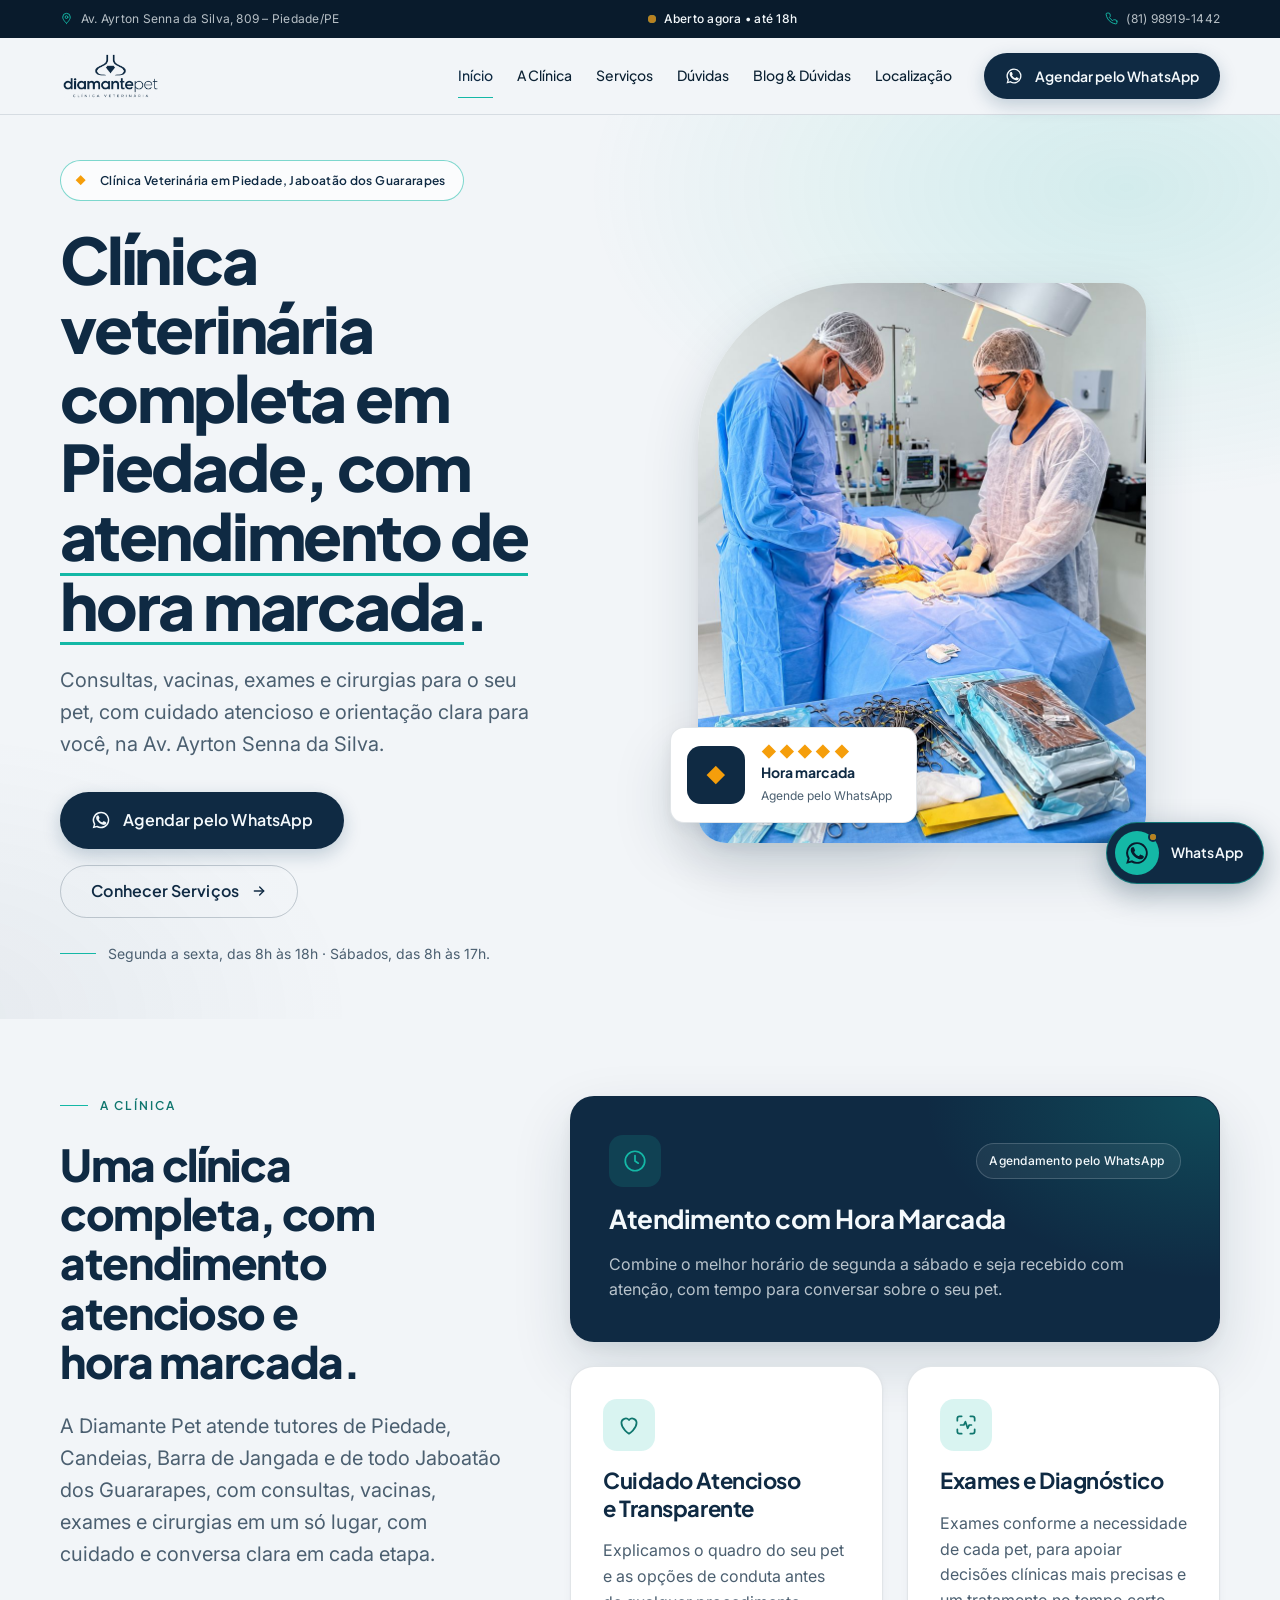
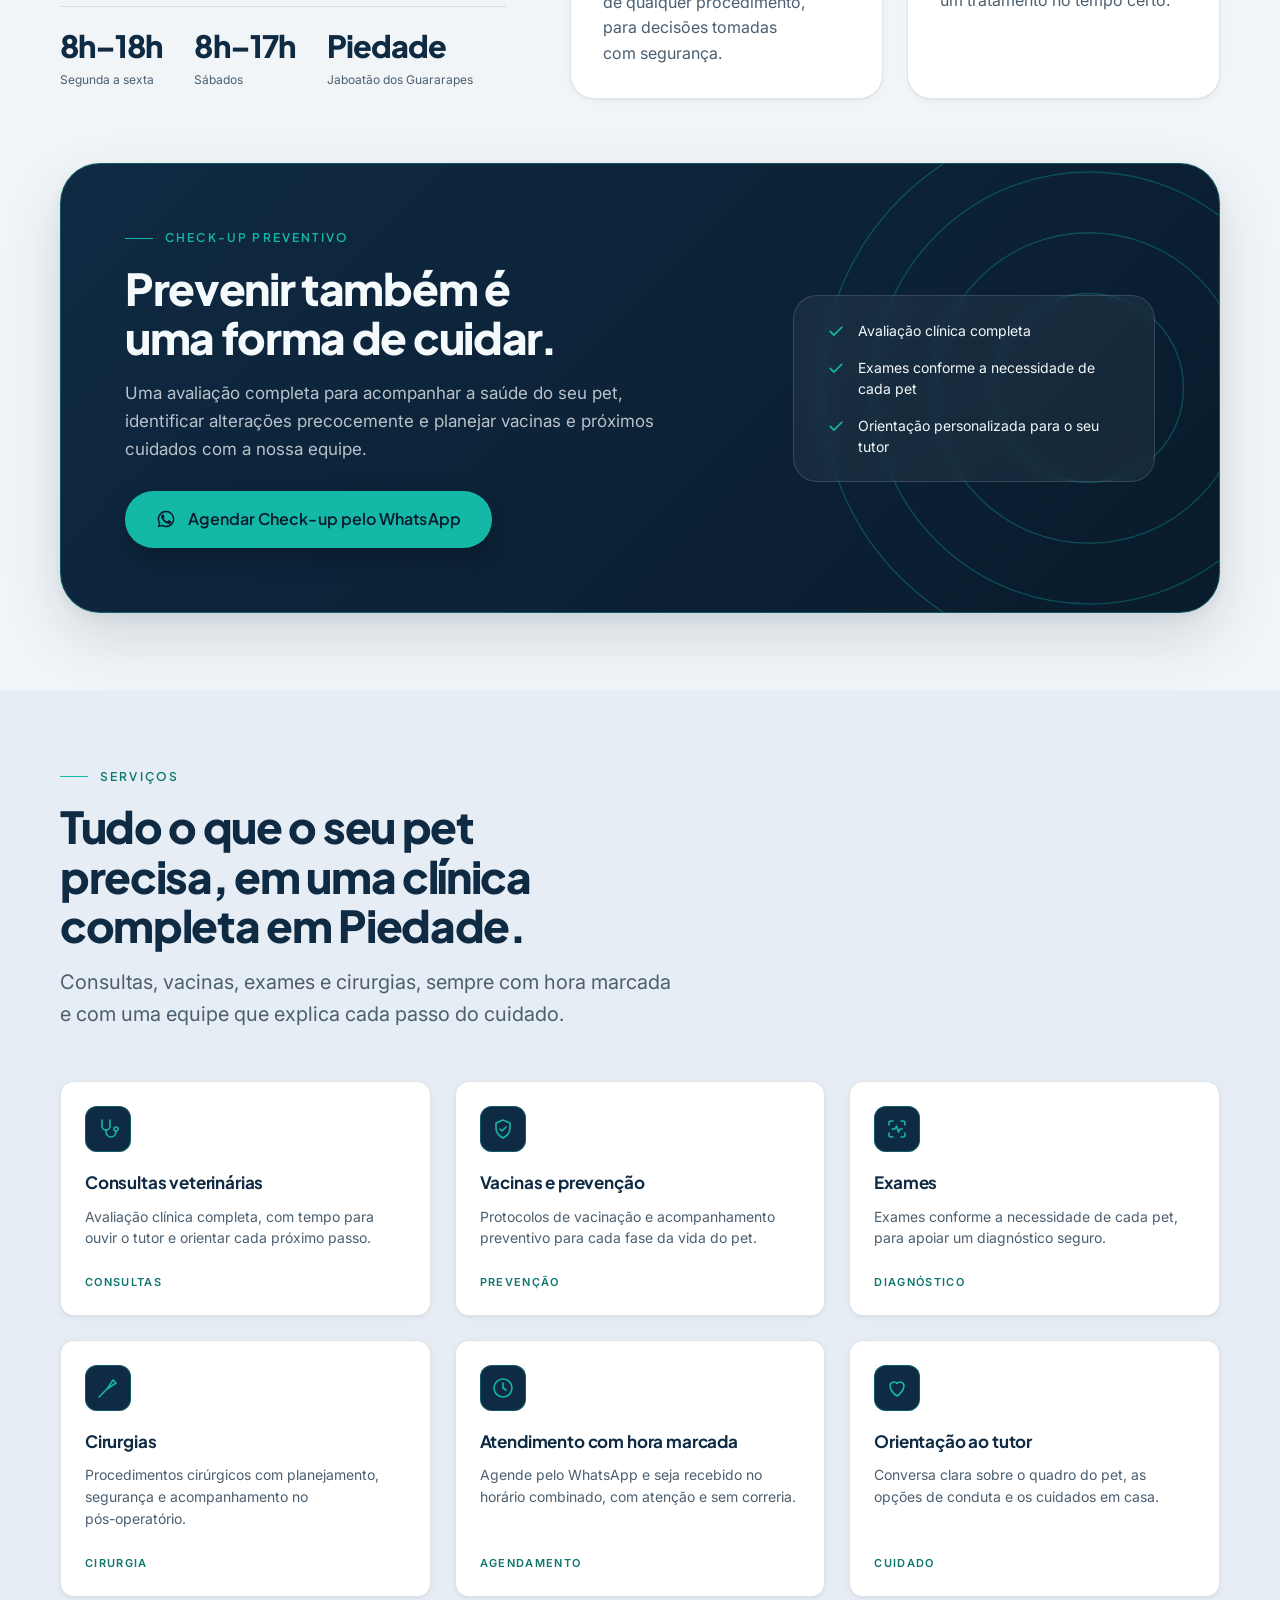
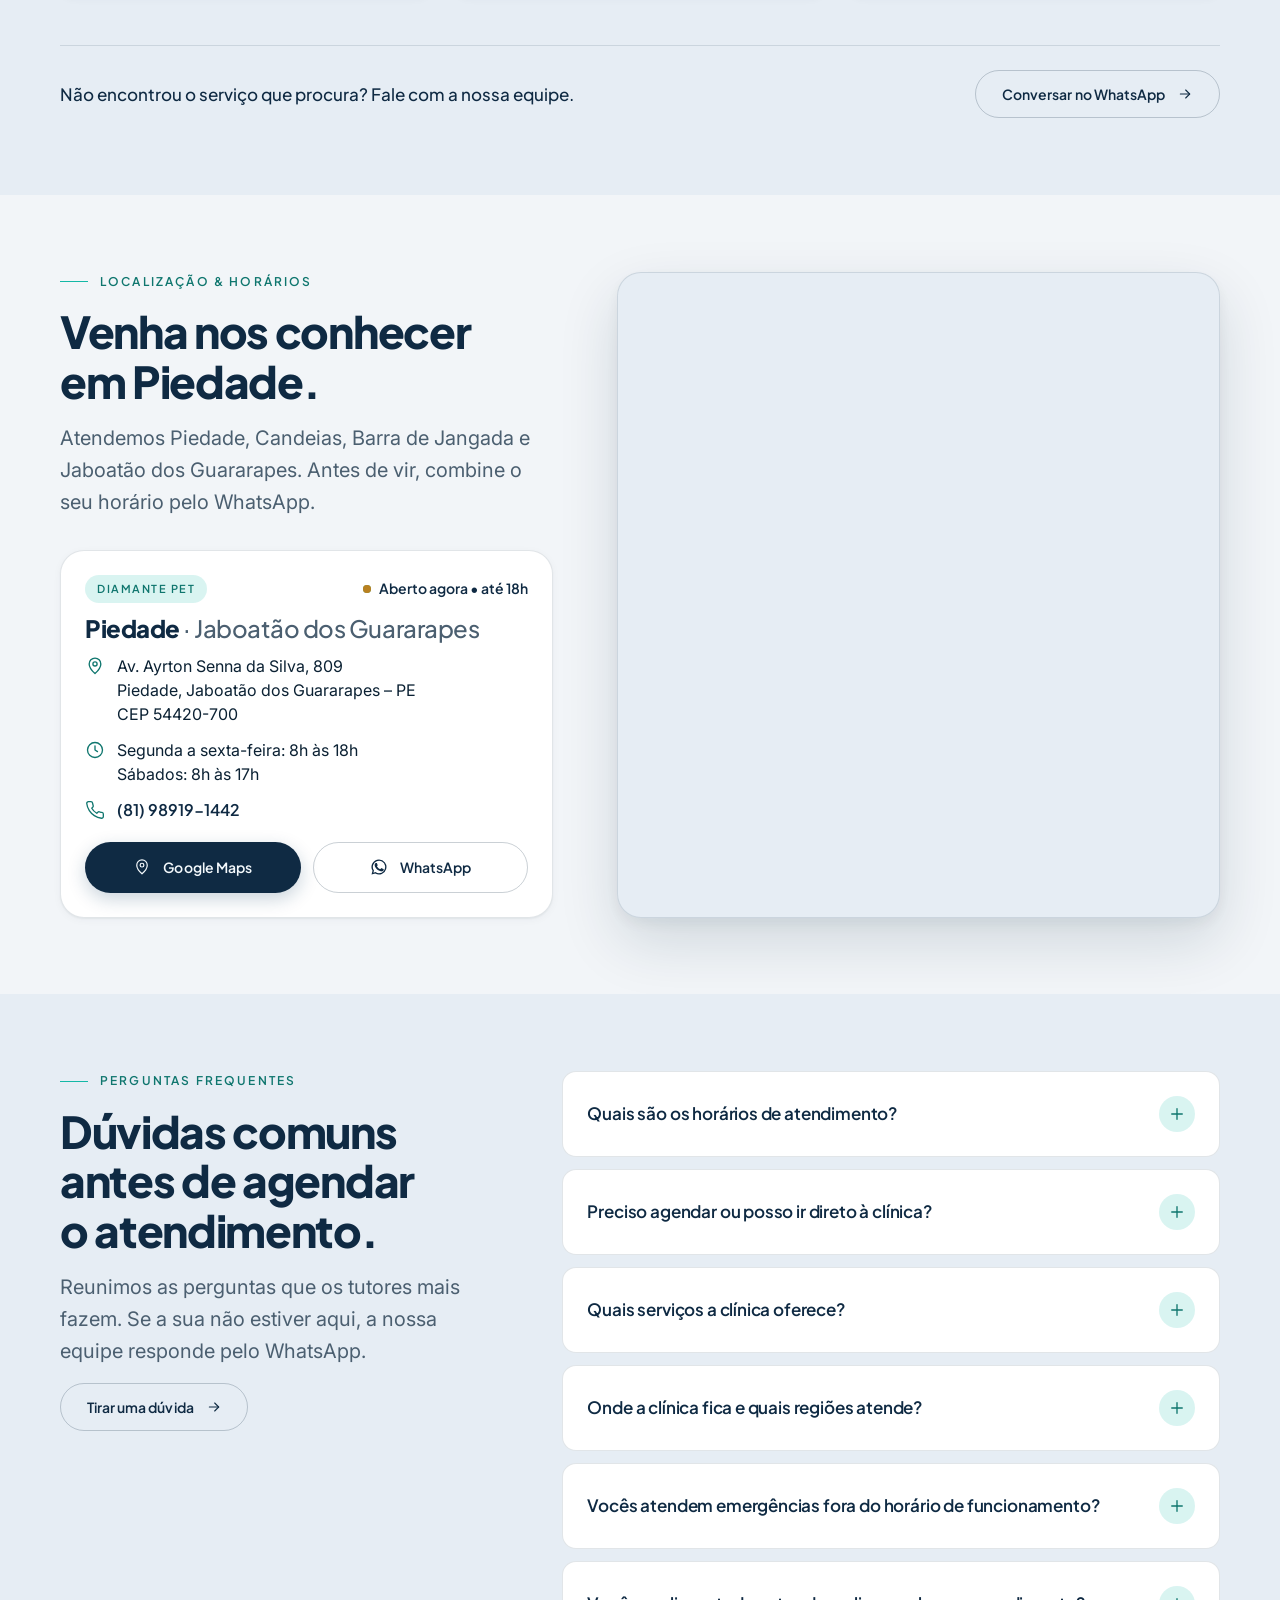
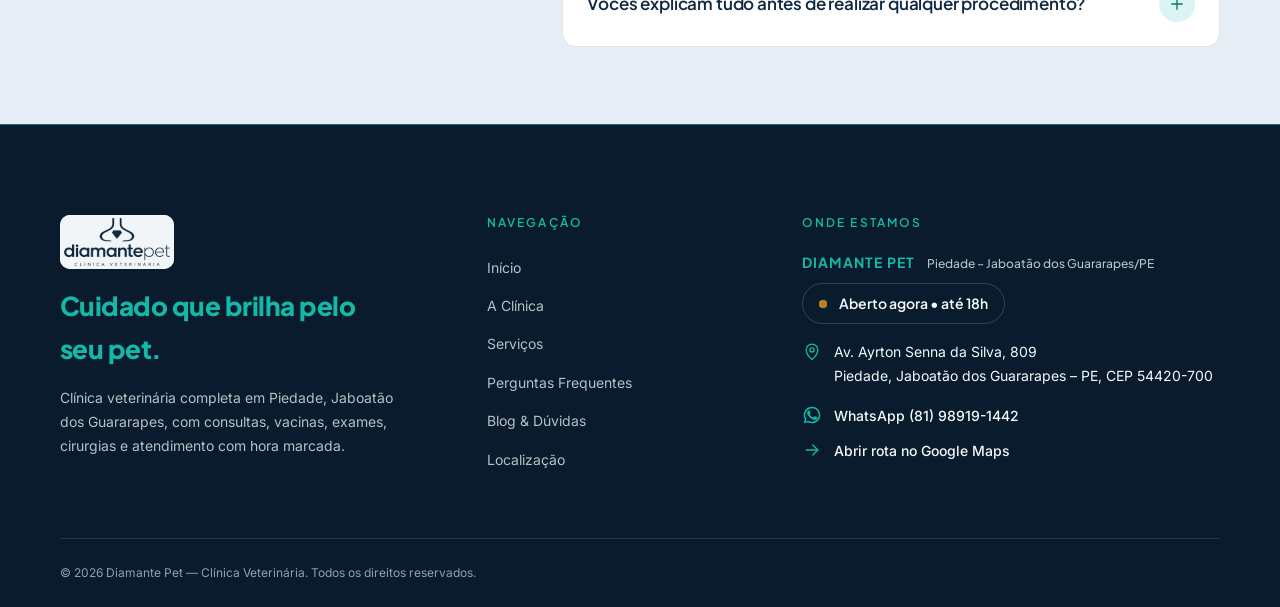
<file: index.html>
<!DOCTYPE html>
<html lang="pt-BR">
<head>
  <meta charset="utf-8">
  <meta name="viewport" content="width=device-width, initial-scale=1">

  <title>Diamante Pet — Clínica Veterinária em Piedade, Jaboatão dos Guararapes</title>
  <meta name="description" content="Clínica veterinária completa em Piedade, Jaboatão dos Guararapes - PE: consultas, vacinas, exames e cirurgias com hora marcada. Av. Ayrton Senna da Silva, 809. Segunda a sexta, 8h às 18h, e sábados, 8h às 17h.">
  <meta name="theme-color" content="#0F2A43">

  <!-- Favicon -->
  <link rel="icon" type="image/png" href="[data-uri]">

  <!-- Open Graph -->
  <meta property="og:type" content="website">
  <meta property="og:locale" content="pt_BR">
  <meta property="og:site_name" content="Diamante Pet — Clínica Veterinária">
  <meta property="og:title" content="Diamante Pet — Clínica Veterinária em Piedade, Jaboatão dos Guararapes">
  <meta property="og:description" content="Consultas, vacinas, exames e cirurgias com hora marcada, em Piedade, Jaboatão dos Guararapes - PE.">

  <!-- Fontes -->
  <link rel="preconnect" href="https://fonts.googleapis.com">
  <link rel="preconnect" href="https://fonts.gstatic.com" crossorigin>
  <link href="https://fonts.googleapis.com/css2?family=Inter:wght@400;500;600&family=Plus+Jakarta+Sans:wght@500;600;700;800&display=swap" rel="stylesheet">

  <!-- Estilos -->
  <link rel="stylesheet" href="style.css">
  <style>
    /* sem contornos na logo e na foto */
    .brand .brand__logo, .brand:hover .brand__logo { box-shadow: none; border: 0; }
    .hero__frame { background: transparent; }
  </style>

  <!-- Dados estruturados (SEO local e leitura por IAs) -->
  <script type="application/ld+json">
{
  "@context": "https://schema.org",
  "@graph": [
    {
      "@type": "VeterinaryCare",
      "@id": "#clinica",
      "name": "Diamante Pet — Clínica Veterinária",
      "alternateName": "Diamante Pet",
      "description": "Clínica veterinária completa em Piedade, Jaboatão dos Guararapes - PE, com consultas, vacinas, exames, cirurgias e atendimento com hora marcada. Atende Piedade, Candeias, Barra de Jangada e Jaboatão dos Guararapes.",
      "telephone": "+5581989191442",
      "address": {
        "@type": "PostalAddress",
        "streetAddress": "Av. Ayrton Senna da Silva, 809",
        "addressLocality": "Jaboatão dos Guararapes",
        "addressRegion": "PE",
        "postalCode": "54420-700",
        "addressCountry": "BR"
      },
      "hasMap": "https://www.google.com/maps/search/?api=1&query=Av.+Ayrton+Senna+da+Silva%2C+809%2C+Piedade%2C+Jaboat%C3%A3o+dos+Guararapes+-+PE%2C+54420-700",
      "areaServed": [
        {
          "@type": "Place",
          "name": "Piedade"
        },
        {
          "@type": "Place",
          "name": "Candeias"
        },
        {
          "@type": "Place",
          "name": "Barra de Jangada"
        },
        {
          "@type": "City",
          "name": "Jaboatão dos Guararapes"
        }
      ],
      "openingHoursSpecification": [
        {
          "@type": "OpeningHoursSpecification",
          "dayOfWeek": [
            "Monday",
            "Tuesday",
            "Wednesday",
            "Thursday",
            "Friday"
          ],
          "opens": "08:00",
          "closes": "18:00"
        },
        {
          "@type": "OpeningHoursSpecification",
          "dayOfWeek": "Saturday",
          "opens": "08:00",
          "closes": "17:00"
        }
      ],
      "contactPoint": {
        "@type": "ContactPoint",
        "telephone": "+5581989191442",
        "contactType": "customer service",
        "availableLanguage": "pt-BR",
        "areaServed": "BR-PE"
      },
      "knowsAbout": [
        "Consultas veterinárias",
        "Vacinação de pets",
        "Exames veterinários",
        "Cirurgias veterinárias",
        "Check-up preventivo"
      ]
    },
    {
      "@type": "WebSite",
      "@id": "#website",
      "name": "Diamante Pet — Clínica Veterinária",
      "inLanguage": "pt-BR",
      "publisher": {
        "@id": "#clinica"
      }
    },
    {
      "@type": "FAQPage",
      "@id": "#faq",
      "inLanguage": "pt-BR",
      "isPartOf": {
        "@id": "#website"
      },
      "about": {
        "@id": "#clinica"
      },
      "mainEntity": [
        {
          "@type": "Question",
          "name": "Quais são os horários de atendimento?",
          "acceptedAnswer": {
            "@type": "Answer",
            "text": "A Diamante Pet atende de segunda a sexta-feira, das 8h às 18h, e aos sábados, das 8h às 17h. O atendimento é feito com hora marcada, e o agendamento pode ser combinado pelo WhatsApp (81) 98919-1442."
          }
        },
        {
          "@type": "Question",
          "name": "Preciso agendar ou posso ir direto à clínica?",
          "acceptedAnswer": {
            "@type": "Answer",
            "text": "Nosso atendimento é com hora marcada. Chame a equipe pelo WhatsApp, informe o que o seu pet apresenta e combine o melhor horário dentro do nosso expediente."
          }
        },
        {
          "@type": "Question",
          "name": "Quais serviços a clínica oferece?",
          "acceptedAnswer": {
            "@type": "Answer",
            "text": "A Diamante Pet é uma clínica veterinária completa em Piedade, com consultas, vacinas e prevenção, exames e cirurgias. Se você precisa de algo específico, fale com a nossa equipe pelo WhatsApp."
          }
        },
        {
          "@type": "Question",
          "name": "Onde a clínica fica e quais regiões atende?",
          "acceptedAnswer": {
            "@type": "Answer",
            "text": "Estamos na Av. Ayrton Senna da Silva, 809, em Piedade, Jaboatão dos Guararapes - PE, CEP 54420-700. Atendemos tutores de Piedade, Candeias, Barra de Jangada e de todo o município de Jaboatão dos Guararapes."
          }
        },
        {
          "@type": "Question",
          "name": "Vocês atendem emergências fora do horário de funcionamento?",
          "acceptedAnswer": {
            "@type": "Answer",
            "text": "Nosso expediente é de segunda a sexta, das 8h às 18h, e aos sábados, das 8h às 17h. Se o seu pet apresentar um quadro grave fora desse período, procure um serviço veterinário de urgência o mais rápido possível. Durante o expediente, chame a equipe pelo WhatsApp para orientação."
          }
        },
        {
          "@type": "Question",
          "name": "Vocês explicam tudo antes de realizar qualquer procedimento?",
          "acceptedAnswer": {
            "@type": "Answer",
            "text": "Sim. Antes de qualquer procedimento, a equipe conversa com você sobre o quadro do seu pet, as opções de conduta e os cuidados necessários. Você pode tirar todas as dúvidas a qualquer momento."
          }
        }
      ]
    }
  ]
}
  </script>
</head>

<body>
  <a class="skip-link" href="#conteudo">Ir para o conteúdo principal</a>

  <!-- =====================================================================
       HEADER
       ===================================================================== -->
  <header class="site-header">

    <!-- Topbar -->
    <div class="topbar">
      <div class="container topbar__inner">
        <span class="topbar__item topbar__address">
          <svg width="13" height="13" viewBox="0 0 24 24" fill="none" stroke="currentColor" stroke-width="1.8" stroke-linecap="round" stroke-linejoin="round" aria-hidden="true">
            <path d="M12 21s7-6.2 7-11.5A7 7 0 0 0 5 9.5C5 14.8 12 21 12 21z"></path>
            <circle cx="12" cy="9.5" r="2.5"></circle>
          </svg>
          Av. Ayrton Senna da Silva, 809 – Piedade/PE
        </span>

        <span class="topbar__item topbar__status" role="status" data-open-status>
          <span class="pulse" aria-hidden="true"></span>
          <span class="js-status-text">Seg–Sex 8h–18h • Sáb 8h–17h</span>
        </span>

        <a class="topbar__item topbar__phone" href="tel:+5581989191442" aria-label="Ligar para (81) 98919-1442">
          <svg width="13" height="13" viewBox="0 0 24 24" fill="none" stroke="currentColor" stroke-width="1.8" stroke-linecap="round" stroke-linejoin="round" aria-hidden="true">
            <path d="M22 16.9v3a2 2 0 0 1-2.2 2 19.8 19.8 0 0 1-8.6-3.1 19.5 19.5 0 0 1-6-6A19.8 19.8 0 0 1 2.1 4.2 2 2 0 0 1 4.1 2h3a2 2 0 0 1 2 1.7c.1 1 .4 1.9.7 2.8a2 2 0 0 1-.5 2.1L8.1 9.9a16 16 0 0 0 6 6l1.3-1.3a2 2 0 0 1 2.1-.4c.9.3 1.8.6 2.8.7a2 2 0 0 1 1.7 2z"></path>
          </svg>
          <span class="topbar__phone-label">(81) 98919-1442</span>
        </a>
      </div>
    </div>

    <!-- Navegação principal -->
    <div class="nav-bar">
      <div class="container nav-bar__inner">

        <a class="brand" href="index.html" aria-label="Diamante Pet — Clínica Veterinária: página inicial">
          <span class="brand__logo">
            <img src="[data-uri]" alt="Logo Diamante Pet Clínica Veterinária" width="342" height="162">
          </span>
        </a>

        <nav class="nav" id="site-nav" aria-label="Navegação principal">
          <ul class="nav__list">
            <li><a class="nav__link" href="index.html" aria-current="page">Início</a></li>
            <li><a class="nav__link" href="#clinica">A Clínica</a></li>
            <li><a class="nav__link" href="#servicos">Serviços</a></li>
            <li><a class="nav__link" href="#faq">Dúvidas</a></li>
            <li><a class="nav__link" href="blog.html">Blog &amp; Dúvidas</a></li>
            <li><a class="nav__link" href="#localizacao">Localização</a></li>
          </ul>

          <a class="btn btn--primary nav__cta"
             href="https://wa.me/5581989191442?text=Ol%C3%A1%2C%20gostaria%20de%20agendar%20um%20atendimento%20para%20o%20meu%20pet."
             target="_blank" rel="noopener"
             aria-label="Agendar pelo WhatsApp">
            <svg width="18" height="18" viewBox="0 0 24 24" fill="currentColor" aria-hidden="true"><path d="M17.5 14.4c-.3-.1-1.7-.8-2-.9-.3-.1-.5-.1-.7.1-.2.3-.8.9-.9 1.1-.2.2-.3.2-.6.1-.3-.1-1.2-.4-2.3-1.4-.8-.8-1.4-1.7-1.6-2-.2-.3 0-.4.1-.6l.4-.5c.1-.2.2-.3.3-.5.1-.2 0-.4 0-.5-.1-.1-.7-1.6-.9-2.2-.2-.6-.5-.5-.7-.5h-.6c-.2 0-.5.1-.8.4-.3.3-1 1-1 2.5s1.1 2.9 1.2 3.1c.1.2 2.1 3.2 5.1 4.5.7.3 1.3.5 1.7.6.7.2 1.4.2 1.9.1.6-.1 1.7-.7 2-1.4.2-.7.2-1.3.2-1.4-.1-.1-.3-.2-.6-.3z"></path><path d="M12 2a10 10 0 0 0-8.6 15.1L2 22l5-1.3A10 10 0 1 0 12 2zm0 18.2c-1.5 0-3-.4-4.2-1.2l-.3-.2-3 .8.8-2.9-.2-.3A8.2 8.2 0 1 1 12 20.2z"></path></svg>
            <span class="nav__cta-label">Agendar pelo WhatsApp</span>
          </a>

          <button class="menu-toggle" type="button" aria-expanded="false" aria-controls="site-nav" aria-label="Abrir menu">
            <span class="menu-toggle__bars" aria-hidden="true">
              <span></span><span></span><span></span>
            </span>
          </button>
        </nav>

      </div>
    </div>
  </header>

  <!-- =====================================================================
       CONTEÚDO PRINCIPAL
       ===================================================================== -->
  <main id="conteudo">

    <!-- ===================================================================
         HERO
         =================================================================== -->
    <section class="hero" aria-labelledby="hero-title">
      <div class="container hero__grid">

        <div class="hero__content">
          <p class="hero__badge reveal reveal--1">
            <span class="hero__badge-stars" aria-hidden="true">◆</span>
            Clínica Veterinária em Piedade, Jaboatão dos Guararapes
          </p>

          <h1 class="hero__title reveal reveal--2" id="hero-title">
            Clínica veterinária completa em Piedade, com <span class="hero__title-accent">atendimento de hora marcada</span>.
          </h1>

          <p class="hero__subtitle reveal reveal--3">
            Consultas, vacinas, exames e cirurgias para o seu pet, com cuidado atencioso e orientação clara para você, na Av. Ayrton Senna da Silva.
          </p>

          <div class="hero__actions reveal reveal--4">
            <a class="btn btn--primary btn--lg"
               href="https://wa.me/5581989191442?text=Ol%C3%A1%2C%20gostaria%20de%20agendar%20uma%20consulta%20para%20o%20meu%20pet."
               target="_blank" rel="noopener">
              <svg width="20" height="20" viewBox="0 0 24 24" fill="currentColor" aria-hidden="true"><path d="M17.5 14.4c-.3-.1-1.7-.8-2-.9-.3-.1-.5-.1-.7.1-.2.3-.8.9-.9 1.1-.2.2-.3.2-.6.1-.3-.1-1.2-.4-2.3-1.4-.8-.8-1.4-1.7-1.6-2-.2-.3 0-.4.1-.6l.4-.5c.1-.2.2-.3.3-.5.1-.2 0-.4 0-.5-.1-.1-.7-1.6-.9-2.2-.2-.6-.5-.5-.7-.5h-.6c-.2 0-.5.1-.8.4-.3.3-1 1-1 2.5s1.1 2.9 1.2 3.1c.1.2 2.1 3.2 5.1 4.5.7.3 1.3.5 1.7.6.7.2 1.4.2 1.9.1.6-.1 1.7-.7 2-1.4.2-.7.2-1.3.2-1.4-.1-.1-.3-.2-.6-.3z"></path><path d="M12 2a10 10 0 0 0-8.6 15.1L2 22l5-1.3A10 10 0 1 0 12 2zm0 18.2c-1.5 0-3-.4-4.2-1.2l-.3-.2-3 .8.8-2.9-.2-.3A8.2 8.2 0 1 1 12 20.2z"></path></svg>
              Agendar pelo WhatsApp
            </a>
            <a class="btn btn--ghost btn--lg" href="#servicos">
              Conhecer Serviços
              <svg width="16" height="16" viewBox="0 0 24 24" fill="none" stroke="currentColor" stroke-width="2" stroke-linecap="round" stroke-linejoin="round" aria-hidden="true">
                <path d="M5 12h14"></path>
                <path d="M13 6l6 6-6 6"></path>
              </svg>
            </a>
          </div>

          <p class="hero__note reveal reveal--5">Segunda a sexta, das 8h às 18h · Sábados, das 8h às 17h.</p>
        </div>

        <!-- Arte institucional: diamante + patinha -->
        <div class="hero__media reveal reveal--3">
          <div class="hero__frame">
            <img class="hero__photo" src="[data-uri]" alt="Equipe cirúrgica da Diamante Pet em procedimento veterinário" width="1086" height="1448" loading="eager" fetchpriority="high" decoding="async">
          </div>

          <!-- Cartão flutuante -->
          <aside class="proof-card" aria-label="Atendimento com hora marcada">
            <span class="proof-card__score" aria-hidden="true">◆</span>
            <div class="proof-card__body">
              <span class="proof-card__stars" aria-hidden="true">◆◆◆◆◆</span>
              <span class="proof-card__title">Hora marcada</span>
              <span class="proof-card__text">Agende pelo WhatsApp</span>
            </div>
          </aside>
        </div>

      </div>
    </section>

    <!-- ===================================================================
         SPRITE DE ÍCONES (invisível, reutilizado via <use>)
         =================================================================== -->
    <svg width="0" height="0" style="position:absolute" aria-hidden="true" focusable="false">
      <defs>
        <symbol id="i-clock" viewBox="0 0 24 24"><circle cx="12" cy="12" r="9"></circle><path d="M12 7v5l3 2"></path></symbol>
        <symbol id="i-scan" viewBox="0 0 24 24"><path d="M4 8V6a2 2 0 0 1 2-2h2M16 4h2a2 2 0 0 1 2 2v2M20 16v2a2 2 0 0 1-2 2h-2M8 20H6a2 2 0 0 1-2-2v-2"></path><path d="M7 12h3l1.5-3 2 6 1.5-3H17"></path></symbol>
        <symbol id="i-check" viewBox="0 0 24 24"><path d="M5 12.5l4.5 4.5L19 7.5"></path></symbol>
        <symbol id="i-arrow" viewBox="0 0 24 24"><path d="M5 12h14"></path><path d="M13 6l6 6-6 6"></path></symbol>
        <symbol id="i-pin" viewBox="0 0 24 24"><path d="M12 21s7-6.2 7-11.5A7 7 0 0 0 5 9.5C5 14.8 12 21 12 21z"></path><circle cx="12" cy="9.5" r="2.5"></circle></symbol>
        <symbol id="i-phone" viewBox="0 0 24 24"><path d="M22 16.9v3a2 2 0 0 1-2.2 2 19.8 19.8 0 0 1-8.6-3.1 19.5 19.5 0 0 1-6-6A19.8 19.8 0 0 1 2.1 4.2 2 2 0 0 1 4.1 2h3a2 2 0 0 1 2 1.7c.1 1 .4 1.9.7 2.8a2 2 0 0 1-.5 2.1L8.1 9.9a16 16 0 0 0 6 6l1.3-1.3a2 2 0 0 1 2.1-.4c.9.3 1.8.6 2.8.7a2 2 0 0 1 1.7 2z"></path></symbol>
        <symbol id="i-wa" viewBox="0 0 24 24"><path d="M17.5 14.4c-.3-.1-1.7-.8-2-.9-.3-.1-.5-.1-.7.1-.2.3-.8.9-.9 1.1-.2.2-.3.2-.6.1-.3-.1-1.2-.4-2.3-1.4-.8-.8-1.4-1.7-1.6-2-.2-.3 0-.4.1-.6l.4-.5c.1-.2.2-.3.3-.5.1-.2 0-.4 0-.5-.1-.1-.7-1.6-.9-2.2-.2-.6-.5-.5-.7-.5h-.6c-.2 0-.5.1-.8.4-.3.3-1 1-1 2.5s1.1 2.9 1.2 3.1c.1.2 2.1 3.2 5.1 4.5.7.3 1.3.5 1.7.6.7.2 1.4.2 1.9.1.6-.1 1.7-.7 2-1.4.2-.7.2-1.3.2-1.4-.1-.1-.3-.2-.6-.3z"></path><path d="M12 2a10 10 0 0 0-8.6 15.1L2 22l5-1.3A10 10 0 1 0 12 2zm0 18.2c-1.5 0-3-.4-4.2-1.2l-.3-.2-3 .8.8-2.9-.2-.3A8.2 8.2 0 1 1 12 20.2z"></path></symbol>
        <symbol id="i-heart" viewBox="0 0 24 24"><path d="M12 20s-7-4.4-7-10a4 4 0 0 1 7-2.6A4 4 0 0 1 19 10c0 5.6-7 10-7 10z"></path></symbol>
        <symbol id="i-stetho" viewBox="0 0 24 24"><path d="M6 3v6a4 4 0 0 0 8 0V3"></path><path d="M10 13v2a5 5 0 0 0 10 0v-1"></path><circle cx="20" cy="12" r="2"></circle></symbol>
        <symbol id="i-shield" viewBox="0 0 24 24"><path d="M12 3l7 3v5c0 4.5-3 8-7 10-4-2-7-5.5-7-10V6z"></path><path d="M9 12l2 2 4-4"></path></symbol>
        <symbol id="i-scalpel" viewBox="0 0 24 24"><path d="M3 21l8-8"></path><path d="M11 13l6-9 3 3-9 6z"></path></symbol>
      </defs>
    </svg>


    <!-- ===================================================================
         A CLÍNICA & CHECK-UP PREVENTIVO
         =================================================================== -->
    <section class="section clinic" id="clinica" aria-labelledby="clinica-title">
      <div class="container">

        <div class="clinic__grid">

          <div class="clinic__intro" data-reveal>
            <span class="eyebrow">A Clínica</span>
            <h2 class="section-title" id="clinica-title">Uma clínica completa, com atendimento atencioso e hora marcada.</h2>
            <p class="section-lead">
              A Diamante Pet atende tutores de Piedade, Candeias, Barra de Jangada e de todo Jaboatão dos Guararapes, com consultas, vacinas, exames e cirurgias em um só lugar, com cuidado e conversa clara em cada etapa.
            </p>

            <ul class="stats" aria-label="Horários da Diamante Pet">
              <li class="stat">
                <strong class="stat__value">8h–18h</strong>
                <span class="stat__label">Segunda a sexta</span>
              </li>
              <li class="stat">
                <strong class="stat__value">8h–17h</strong>
                <span class="stat__label">Sábados</span>
              </li>
              <li class="stat">
                <strong class="stat__value">Piedade</strong>
                <span class="stat__label">Jaboatão dos Guararapes</span>
              </li>
            </ul>
          </div>

          <div class="clinic__pillars">

            <article class="pillar pillar--featured" data-reveal data-reveal-delay="80">
              <div class="pillar__top">
                <span class="pillar__icon">
                  <svg class="icon" width="26" height="26" aria-hidden="true" focusable="false"><use href="#i-clock"></use></svg>
                </span>
                <span class="pillar__status">
                  Agendamento pelo WhatsApp
                </span>
              </div>
              <h3 class="pillar__title">Atendimento com Hora Marcada</h3>
              <p class="pillar__text">
                Combine o melhor horário de segunda a sábado e seja recebido com atenção, com tempo para conversar sobre o seu pet.
              </p>
            </article>

            <article class="pillar" data-reveal data-reveal-delay="160">
              <span class="pillar__icon">
                <svg class="icon" width="26" height="26" aria-hidden="true" focusable="false"><use href="#i-heart"></use></svg>
              </span>
              <h3 class="pillar__title">Cuidado Atencioso e Transparente</h3>
              <p class="pillar__text">
                Explicamos o quadro do seu pet e as opções de conduta antes de qualquer procedimento, para decisões tomadas com segurança.
              </p>
            </article>

            <article class="pillar" data-reveal data-reveal-delay="240">
              <span class="pillar__icon">
                <svg class="icon" width="26" height="26" aria-hidden="true" focusable="false"><use href="#i-scan"></use></svg>
              </span>
              <h3 class="pillar__title">Exames e Diagnóstico</h3>
              <p class="pillar__text">
                Exames conforme a necessidade de cada pet, para apoiar decisões clínicas mais precisas e um tratamento no tempo certo.
              </p>
            </article>

          </div>
        </div>

        <!-- Banner: Check-up Preventivo -->
        <aside class="checkup" aria-labelledby="checkup-title" data-reveal>
          <svg class="checkup__rings" viewBox="0 0 400 400" aria-hidden="true" focusable="false">
            <g fill="none" stroke="currentColor" stroke-width="1">
              <circle cx="200" cy="200" r="70"></circle>
              <circle cx="200" cy="200" r="115"></circle>
              <circle cx="200" cy="200" r="160"></circle>
              <circle cx="200" cy="200" r="198"></circle>
            </g>
          </svg>

          <div class="checkup__content">
            <span class="eyebrow eyebrow--light">Check-up Preventivo</span>
            <h3 class="checkup__title" id="checkup-title">Prevenir também é uma forma de cuidar.</h3>
            <p class="checkup__text">
              Uma avaliação completa para acompanhar a saúde do seu pet, identificar alterações precocemente e planejar vacinas e próximos cuidados com a nossa equipe.
            </p>
            <a class="btn btn--accent btn--lg"
               href="https://wa.me/5581989191442?text=Ol%C3%A1%2C%20gostaria%20de%20agendar%20um%20check-up%20preventivo%20para%20o%20meu%20pet."
               target="_blank" rel="noopener">
              <svg class="icon-fill" width="20" height="20" aria-hidden="true" focusable="false"><use href="#i-wa"></use></svg>
              Agendar Check-up pelo WhatsApp
            </a>
          </div>

          <ul class="checkup__list">
            <li>
              <svg class="icon" width="20" height="20" aria-hidden="true" focusable="false"><use href="#i-check"></use></svg>
              Avaliação clínica completa
            </li>
            <li>
              <svg class="icon" width="20" height="20" aria-hidden="true" focusable="false"><use href="#i-check"></use></svg>
              Exames conforme a necessidade de cada pet
            </li>
            <li>
              <svg class="icon" width="20" height="20" aria-hidden="true" focusable="false"><use href="#i-check"></use></svg>
              Orientação personalizada para o seu tutor
            </li>
          </ul>
        </aside>

      </div>
    </section>


    <!-- ===================================================================
         SERVIÇOS
         =================================================================== -->
    <section class="section section--soft specialties" id="servicos" aria-labelledby="servicos-title">
      <div class="container">

        <header class="section-head" data-reveal>
          <span class="eyebrow">Serviços</span>
          <h2 class="section-title" id="servicos-title">Tudo o que o seu pet precisa, em uma clínica completa em Piedade.</h2>
          <p class="section-lead">
            Consultas, vacinas, exames e cirurgias, sempre com hora marcada e com uma equipe que explica cada passo do cuidado.
          </p>
        </header>

        <ul class="spec__grid" id="spec-grid">

          <li class="spec-card" data-reveal>
            <span class="spec-card__icon"><svg class="icon" width="24" height="24" aria-hidden="true" focusable="false"><use href="#i-stetho"></use></svg></span>
            <h3 class="spec-card__name">Consultas veterinárias</h3>
            <p class="spec-card__text">Avaliação clínica completa, com tempo para ouvir o tutor e orientar cada próximo passo.</p>
            <span class="spec-card__tag">Consultas</span>
          </li>

          <li class="spec-card" data-reveal>
            <span class="spec-card__icon"><svg class="icon" width="24" height="24" aria-hidden="true" focusable="false"><use href="#i-shield"></use></svg></span>
            <h3 class="spec-card__name">Vacinas e prevenção</h3>
            <p class="spec-card__text">Protocolos de vacinação e acompanhamento preventivo para cada fase da vida do pet.</p>
            <span class="spec-card__tag">Prevenção</span>
          </li>

          <li class="spec-card" data-reveal>
            <span class="spec-card__icon"><svg class="icon" width="24" height="24" aria-hidden="true" focusable="false"><use href="#i-scan"></use></svg></span>
            <h3 class="spec-card__name">Exames</h3>
            <p class="spec-card__text">Exames conforme a necessidade de cada pet, para apoiar um diagnóstico seguro.</p>
            <span class="spec-card__tag">Diagnóstico</span>
          </li>

          <li class="spec-card" data-reveal>
            <span class="spec-card__icon"><svg class="icon" width="24" height="24" aria-hidden="true" focusable="false"><use href="#i-scalpel"></use></svg></span>
            <h3 class="spec-card__name">Cirurgias</h3>
            <p class="spec-card__text">Procedimentos cirúrgicos com planejamento, segurança e acompanhamento no pós-operatório.</p>
            <span class="spec-card__tag">Cirurgia</span>
          </li>

          <li class="spec-card" data-reveal>
            <span class="spec-card__icon"><svg class="icon" width="24" height="24" aria-hidden="true" focusable="false"><use href="#i-clock"></use></svg></span>
            <h3 class="spec-card__name">Atendimento com hora marcada</h3>
            <p class="spec-card__text">Agende pelo WhatsApp e seja recebido no horário combinado, com atenção e sem correria.</p>
            <span class="spec-card__tag">Agendamento</span>
          </li>

          <li class="spec-card" data-reveal>
            <span class="spec-card__icon"><svg class="icon" width="24" height="24" aria-hidden="true" focusable="false"><use href="#i-heart"></use></svg></span>
            <h3 class="spec-card__name">Orientação ao tutor</h3>
            <p class="spec-card__text">Conversa clara sobre o quadro do pet, as opções de conduta e os cuidados em casa.</p>
            <span class="spec-card__tag">Cuidado</span>
          </li>

        </ul>

        <div class="spec__footer" data-reveal>
          <p>Não encontrou o serviço que procura? Fale com a nossa equipe.</p>
          <a class="btn btn--ghost"
             href="https://wa.me/5581989191442?text=Ol%C3%A1%2C%20gostaria%20de%20saber%20mais%20sobre%20os%20servi%C3%A7os%20da%20cl%C3%ADnica."
             target="_blank" rel="noopener">
            Conversar no WhatsApp
            <svg class="icon" width="16" height="16" aria-hidden="true" focusable="false"><use href="#i-arrow"></use></svg>
          </a>
        </div>

      </div>
    </section>


    <!-- ===================================================================
         LOCALIZAÇÃO & ACESSO RÁPIDO
         =================================================================== -->
    <section class="section location" id="localizacao" aria-labelledby="loc-title">
      <div class="container">

        <div class="location__grid">

          <div class="location__info" data-reveal>
            <header class="section-head section-head--tight">
              <span class="eyebrow">Localização &amp; Horários</span>
              <h2 class="section-title" id="loc-title">Venha nos conhecer em Piedade.</h2>
              <p class="section-lead">
                Atendemos Piedade, Candeias, Barra de Jangada e Jaboatão dos Guararapes. Antes de vir, combine o seu horário pelo WhatsApp.
              </p>
            </header>

            <div class="units">

              <article class="unit-card" aria-labelledby="unit-title">
                <header class="unit-card__head">
                  <span class="unit-card__badge">Diamante Pet</span>
                  <span class="unit-card__status" data-open-status><span class="pulse" aria-hidden="true"></span><span class="js-status-text">Atendimento com hora marcada</span></span>
                </header>
                <h3 class="unit-card__title" id="unit-title">Piedade <span>· Jaboatão dos Guararapes</span></h3>
                <address class="unit-card__line">
                  <svg class="icon" width="20" height="20" aria-hidden="true" focusable="false"><use href="#i-pin"></use></svg>
                  <span>Av. Ayrton Senna da Silva, 809<br>Piedade, Jaboatão dos Guararapes – PE<br>CEP 54420-700</span>
                </address>
                <p class="unit-card__line">
                  <svg class="icon" width="20" height="20" aria-hidden="true" focusable="false"><use href="#i-clock"></use></svg>
                  <span>Segunda a sexta-feira: 8h às 18h<br>Sábados: 8h às 17h</span>
                </p>
                <a class="unit-card__line unit-card__phone" href="tel:+5581989191442" aria-label="Ligar para a Diamante Pet: (81) 98919-1442">
                  <svg class="icon" width="20" height="20" aria-hidden="true" focusable="false"><use href="#i-phone"></use></svg>
                  <span>(81) 98919-1442</span>
                </a>
                <div class="unit-card__actions">
                  <a class="btn btn--primary" href="https://www.google.com/maps/search/?api=1&amp;query=Av.+Ayrton+Senna+da+Silva%2C+809%2C+Piedade%2C+Jaboat%C3%A3o+dos+Guararapes+-+PE%2C+54420-700" target="_blank" rel="noopener" aria-label="Abrir a Diamante Pet no Google Maps">
                    <svg class="icon" width="18" height="18" aria-hidden="true" focusable="false"><use href="#i-pin"></use></svg>
                    Google Maps
                  </a>
                  <a class="btn btn--ghost" href="https://wa.me/5581989191442?text=Ol%C3%A1%2C%20gostaria%20de%20agendar%20um%20hor%C3%A1rio%20na%20Diamante%20Pet." target="_blank" rel="noopener" aria-label="WhatsApp da Diamante Pet: (81) 98919-1442">
                    <svg class="icon-fill" width="18" height="18" aria-hidden="true" focusable="false"><use href="#i-wa"></use></svg>
                    WhatsApp
                  </a>
                </div>
              </article>

            </div>
          </div>

          <div class="map" data-reveal data-reveal-delay="120">
            <iframe class="map__frame"
              title="Mapa: Diamante Pet — Clínica Veterinária, Av. Ayrton Senna da Silva, 809, Piedade, Jaboatão dos Guararapes"
              src="https://www.google.com/maps?q=Av.+Ayrton+Senna+da+Silva%2C+809%2C+Piedade%2C+Jaboat%C3%A3o+dos+Guararapes+-+PE%2C+54420-700&amp;output=embed"
              loading="lazy"
              referrerpolicy="no-referrer-when-downgrade"
              allowfullscreen></iframe>
          </div>

        </div>
      </div>
    </section>


    <!-- ===================================================================
         PERGUNTAS FREQUENTES
         =================================================================== -->
    <section class="section section--soft faq" id="faq" aria-labelledby="faq-title">
      <div class="container faq__layout">

        <header class="section-head section-head--tight faq__head" data-reveal>
          <span class="eyebrow">Perguntas Frequentes</span>
          <h2 class="section-title" id="faq-title">Dúvidas comuns antes de agendar o atendimento.</h2>
          <p class="section-lead">
            Reunimos as perguntas que os tutores mais fazem. Se a sua não estiver aqui, a nossa equipe responde pelo WhatsApp.
          </p>
          <a class="btn btn--ghost"
             href="https://wa.me/5581989191442?text=Ol%C3%A1%2C%20tenho%20uma%20d%C3%BAvida%20sobre%20a%20cl%C3%ADnica."
             target="_blank" rel="noopener">
            Tirar uma dúvida
            <svg class="icon" width="16" height="16" aria-hidden="true" focusable="false"><use href="#i-arrow"></use></svg>
          </a>
        </header>

        <div class="faq__list">

          <div class="faq__item" data-reveal data-reveal-delay="0">
            <h3 class="faq__heading">
              <button class="faq__trigger" type="button" id="faq-q1" aria-expanded="false" aria-controls="faq-a1">
                <span class="faq__question">Quais são os horários de atendimento?</span>
                <span class="faq__icon" aria-hidden="true">
                  <svg width="18" height="18" viewBox="0 0 24 24" fill="none" stroke="currentColor" stroke-width="1.8" stroke-linecap="round" stroke-linejoin="round"><path d="M5 12h14"></path><path class="faq__icon-v" d="M12 5v14"></path></svg>
                </span>
              </button>
            </h3>
            <div class="faq__panel" id="faq-a1" role="region" aria-labelledby="faq-q1">
              <div class="faq__panel-inner">
                <p>A Diamante Pet atende de segunda a sexta-feira, das 8h às 18h, e aos sábados, das 8h às 17h. O atendimento é feito com hora marcada, e o agendamento pode ser combinado pelo WhatsApp (81) 98919-1442.</p>
              </div>
            </div>
          </div>

          <div class="faq__item" data-reveal data-reveal-delay="60">
            <h3 class="faq__heading">
              <button class="faq__trigger" type="button" id="faq-q2" aria-expanded="false" aria-controls="faq-a2">
                <span class="faq__question">Preciso agendar ou posso ir direto à clínica?</span>
                <span class="faq__icon" aria-hidden="true">
                  <svg width="18" height="18" viewBox="0 0 24 24" fill="none" stroke="currentColor" stroke-width="1.8" stroke-linecap="round" stroke-linejoin="round"><path d="M5 12h14"></path><path class="faq__icon-v" d="M12 5v14"></path></svg>
                </span>
              </button>
            </h3>
            <div class="faq__panel" id="faq-a2" role="region" aria-labelledby="faq-q2">
              <div class="faq__panel-inner">
                <p>Nosso atendimento é com hora marcada. Chame a equipe pelo WhatsApp, informe o que o seu pet apresenta e combine o melhor horário dentro do nosso expediente.</p>
              </div>
            </div>
          </div>

          <div class="faq__item" data-reveal data-reveal-delay="120">
            <h3 class="faq__heading">
              <button class="faq__trigger" type="button" id="faq-q3" aria-expanded="false" aria-controls="faq-a3">
                <span class="faq__question">Quais serviços a clínica oferece?</span>
                <span class="faq__icon" aria-hidden="true">
                  <svg width="18" height="18" viewBox="0 0 24 24" fill="none" stroke="currentColor" stroke-width="1.8" stroke-linecap="round" stroke-linejoin="round"><path d="M5 12h14"></path><path class="faq__icon-v" d="M12 5v14"></path></svg>
                </span>
              </button>
            </h3>
            <div class="faq__panel" id="faq-a3" role="region" aria-labelledby="faq-q3">
              <div class="faq__panel-inner">
                <p>A Diamante Pet é uma clínica veterinária completa em Piedade, com consultas, vacinas e prevenção, exames e cirurgias. Se você precisa de algo específico, fale com a nossa equipe pelo WhatsApp.</p>
              </div>
            </div>
          </div>

          <div class="faq__item" data-reveal data-reveal-delay="180">
            <h3 class="faq__heading">
              <button class="faq__trigger" type="button" id="faq-q4" aria-expanded="false" aria-controls="faq-a4">
                <span class="faq__question">Onde a clínica fica e quais regiões atende?</span>
                <span class="faq__icon" aria-hidden="true">
                  <svg width="18" height="18" viewBox="0 0 24 24" fill="none" stroke="currentColor" stroke-width="1.8" stroke-linecap="round" stroke-linejoin="round"><path d="M5 12h14"></path><path class="faq__icon-v" d="M12 5v14"></path></svg>
                </span>
              </button>
            </h3>
            <div class="faq__panel" id="faq-a4" role="region" aria-labelledby="faq-q4">
              <div class="faq__panel-inner">
                <p>Estamos na Av. Ayrton Senna da Silva, 809, em Piedade, Jaboatão dos Guararapes - PE, CEP 54420-700. Atendemos tutores de Piedade, Candeias, Barra de Jangada e de todo o município de Jaboatão dos Guararapes.</p>
              </div>
            </div>
          </div>

          <div class="faq__item" data-reveal data-reveal-delay="240">
            <h3 class="faq__heading">
              <button class="faq__trigger" type="button" id="faq-q5" aria-expanded="false" aria-controls="faq-a5">
                <span class="faq__question">Vocês atendem emergências fora do horário de funcionamento?</span>
                <span class="faq__icon" aria-hidden="true">
                  <svg width="18" height="18" viewBox="0 0 24 24" fill="none" stroke="currentColor" stroke-width="1.8" stroke-linecap="round" stroke-linejoin="round"><path d="M5 12h14"></path><path class="faq__icon-v" d="M12 5v14"></path></svg>
                </span>
              </button>
            </h3>
            <div class="faq__panel" id="faq-a5" role="region" aria-labelledby="faq-q5">
              <div class="faq__panel-inner">
                <p>Nosso expediente é de segunda a sexta, das 8h às 18h, e aos sábados, das 8h às 17h. Se o seu pet apresentar um quadro grave fora desse período, procure um serviço veterinário de urgência o mais rápido possível. Durante o expediente, chame a equipe pelo WhatsApp para orientação.</p>
              </div>
            </div>
          </div>

          <div class="faq__item" data-reveal data-reveal-delay="300">
            <h3 class="faq__heading">
              <button class="faq__trigger" type="button" id="faq-q6" aria-expanded="false" aria-controls="faq-a6">
                <span class="faq__question">Vocês explicam tudo antes de realizar qualquer procedimento?</span>
                <span class="faq__icon" aria-hidden="true">
                  <svg width="18" height="18" viewBox="0 0 24 24" fill="none" stroke="currentColor" stroke-width="1.8" stroke-linecap="round" stroke-linejoin="round"><path d="M5 12h14"></path><path class="faq__icon-v" d="M12 5v14"></path></svg>
                </span>
              </button>
            </h3>
            <div class="faq__panel" id="faq-a6" role="region" aria-labelledby="faq-q6">
              <div class="faq__panel-inner">
                <p>Sim. Antes de qualquer procedimento, a equipe conversa com você sobre o quadro do seu pet, as opções de conduta e os cuidados necessários. Você pode tirar todas as dúvidas a qualquer momento.</p>
              </div>
            </div>
          </div>

        </div>

      </div>
    </section>

  </main>

  <!-- =====================================================================
       RODAPÉ INSTITUCIONAL
       ===================================================================== -->
  <footer class="site-footer" aria-labelledby="footer-title">
    <div class="container">

      <div class="footer__grid">

        <div class="footer__brand">
          <a class="brand brand--footer" href="index.html" aria-label="Diamante Pet — Clínica Veterinária: página inicial">
          <span class="brand__logo">
            <img src="[data-uri]" alt="Logo Diamante Pet Clínica Veterinária" width="342" height="162">
          </span>
        </a>
          <span class="sr-only" id="footer-title">Diamante Pet — Clínica Veterinária</span>
          <p class="footer__slogan">Cuidado que brilha pelo seu pet.</p>
          <p class="footer__about">
            Clínica veterinária completa em Piedade, Jaboatão dos Guararapes, com consultas, vacinas, exames, cirurgias e atendimento com hora marcada.
          </p>
        </div>

        <nav class="footer__col" aria-label="Links rápidos">
          <h2 class="footer__heading">Navegação</h2>
          <ul class="footer__links">
            <li><a href="index.html">Início</a></li>
            <li><a href="#clinica">A Clínica</a></li>
            <li><a href="#servicos">Serviços</a></li>
            <li><a href="#faq">Perguntas Frequentes</a></li>
            <li><a href="blog.html">Blog &amp; Dúvidas</a></li>
            <li><a href="#localizacao">Localização</a></li>
          </ul>
        </nav>

        <div class="footer__col footer__col--units">
          <h2 class="footer__heading">Onde estamos</h2>

          <div class="footer__unit">
            <h3 class="footer__unit-title">Diamante Pet <small>Piedade – Jaboatão dos Guararapes/PE</small></h3>
            <p class="footer__status" data-open-status>
              <span class="pulse" aria-hidden="true"></span>
              <span class="js-status-text">Seg–Sex 8h–18h • Sáb 8h–17h</span>
            </p>
            <address class="footer__address">
              <svg class="icon" width="20" height="20" aria-hidden="true" focusable="false"><use href="#i-pin"></use></svg>
              <span>Av. Ayrton Senna da Silva, 809<br>Piedade, Jaboatão dos Guararapes – PE, CEP 54420-700</span>
            </address>
            <a class="footer__contact" href="https://wa.me/5581989191442?text=Ol%C3%A1%2C%20gostaria%20de%20agendar%20um%20atendimento%20para%20o%20meu%20pet." target="_blank" rel="noopener" aria-label="WhatsApp da Diamante Pet: (81) 98919-1442">
              <svg class="icon-fill" width="20" height="20" aria-hidden="true" focusable="false"><use href="#i-wa"></use></svg>
              <span>WhatsApp (81) 98919-1442</span>
            </a>
            <a class="footer__contact" href="https://www.google.com/maps/search/?api=1&amp;query=Av.+Ayrton+Senna+da+Silva%2C+809%2C+Piedade%2C+Jaboat%C3%A3o+dos+Guararapes+-+PE%2C+54420-700" target="_blank" rel="noopener">
              <svg class="icon" width="20" height="20" aria-hidden="true" focusable="false"><use href="#i-arrow"></use></svg>
              <span>Abrir rota no Google Maps</span>
            </a>
          </div>
        </div>

      </div>

      <div class="footer__bottom">
        <p>&copy; <span id="footer-year">2026</span> Diamante Pet — Clínica Veterinária. Todos os direitos reservados.</p>
      </div>

    </div>
  </footer>

  <!-- Botão flutuante: WhatsApp -->
  <a class="wa-float"
     href="https://wa.me/5581989191442?text=Ol%C3%A1%2C%20gostaria%20de%20falar%20com%20a%20Diamante%20Pet."
     target="_blank" rel="noopener"
     aria-label="Falar pelo WhatsApp (81) 98919-1442">
    <span class="wa-float__icon">
      <svg class="icon-fill" width="26" height="26" aria-hidden="true" focusable="false"><use href="#i-wa"></use></svg>
      <span class="wa-float__dot pulse" aria-hidden="true"></span>
    </span>
    <span class="wa-float__label">WhatsApp</span>
  </a>

  <script src="script.js" defer></script>

  <!-- Indicador de horário (fuso de Recife): Seg–Sex 8h–18h · Sáb 8h–17h -->
  <script>
    (function () {
      "use strict";
      var els = document.querySelectorAll("[data-open-status]");
      if (!els.length || !window.Intl || !Intl.DateTimeFormat) { return; }
      try {
        var parts = new Intl.DateTimeFormat("en-US", {
          timeZone: "America/Recife", weekday: "short", hour: "2-digit", minute: "2-digit", hour12: false
        }).formatToParts(new Date());
        var day = "", h = 0, m = 0;
        parts.forEach(function (p) {
          if (p.type === "weekday") { day = p.value; }
          if (p.type === "hour") { h = parseInt(p.value, 10) % 24; }
          if (p.type === "minute") { m = parseInt(p.value, 10); }
        });
        var t = h * 60 + m;
        var close = 0;
        if (day === "Sat") { close = 17 * 60; }
        else if (day !== "Sun") { close = 18 * 60; }
        var isOpen = close > 0 && t >= 8 * 60 && t < close;
        var text = isOpen
          ? "Aberto agora • até " + (close / 60) + "h"
          : "Fechado agora • Seg–Sex 8h–18h • Sáb 8h–17h";
        Array.prototype.forEach.call(els, function (el) {
          var target = el.querySelector(".js-status-text");
          if (target) { target.textContent = text; }
          el.classList.toggle("is-closed", !isOpen);
        });
      } catch (e) { /* mantém o texto padrão */ }
    })();
  </script>
</body>
</html>
</file>
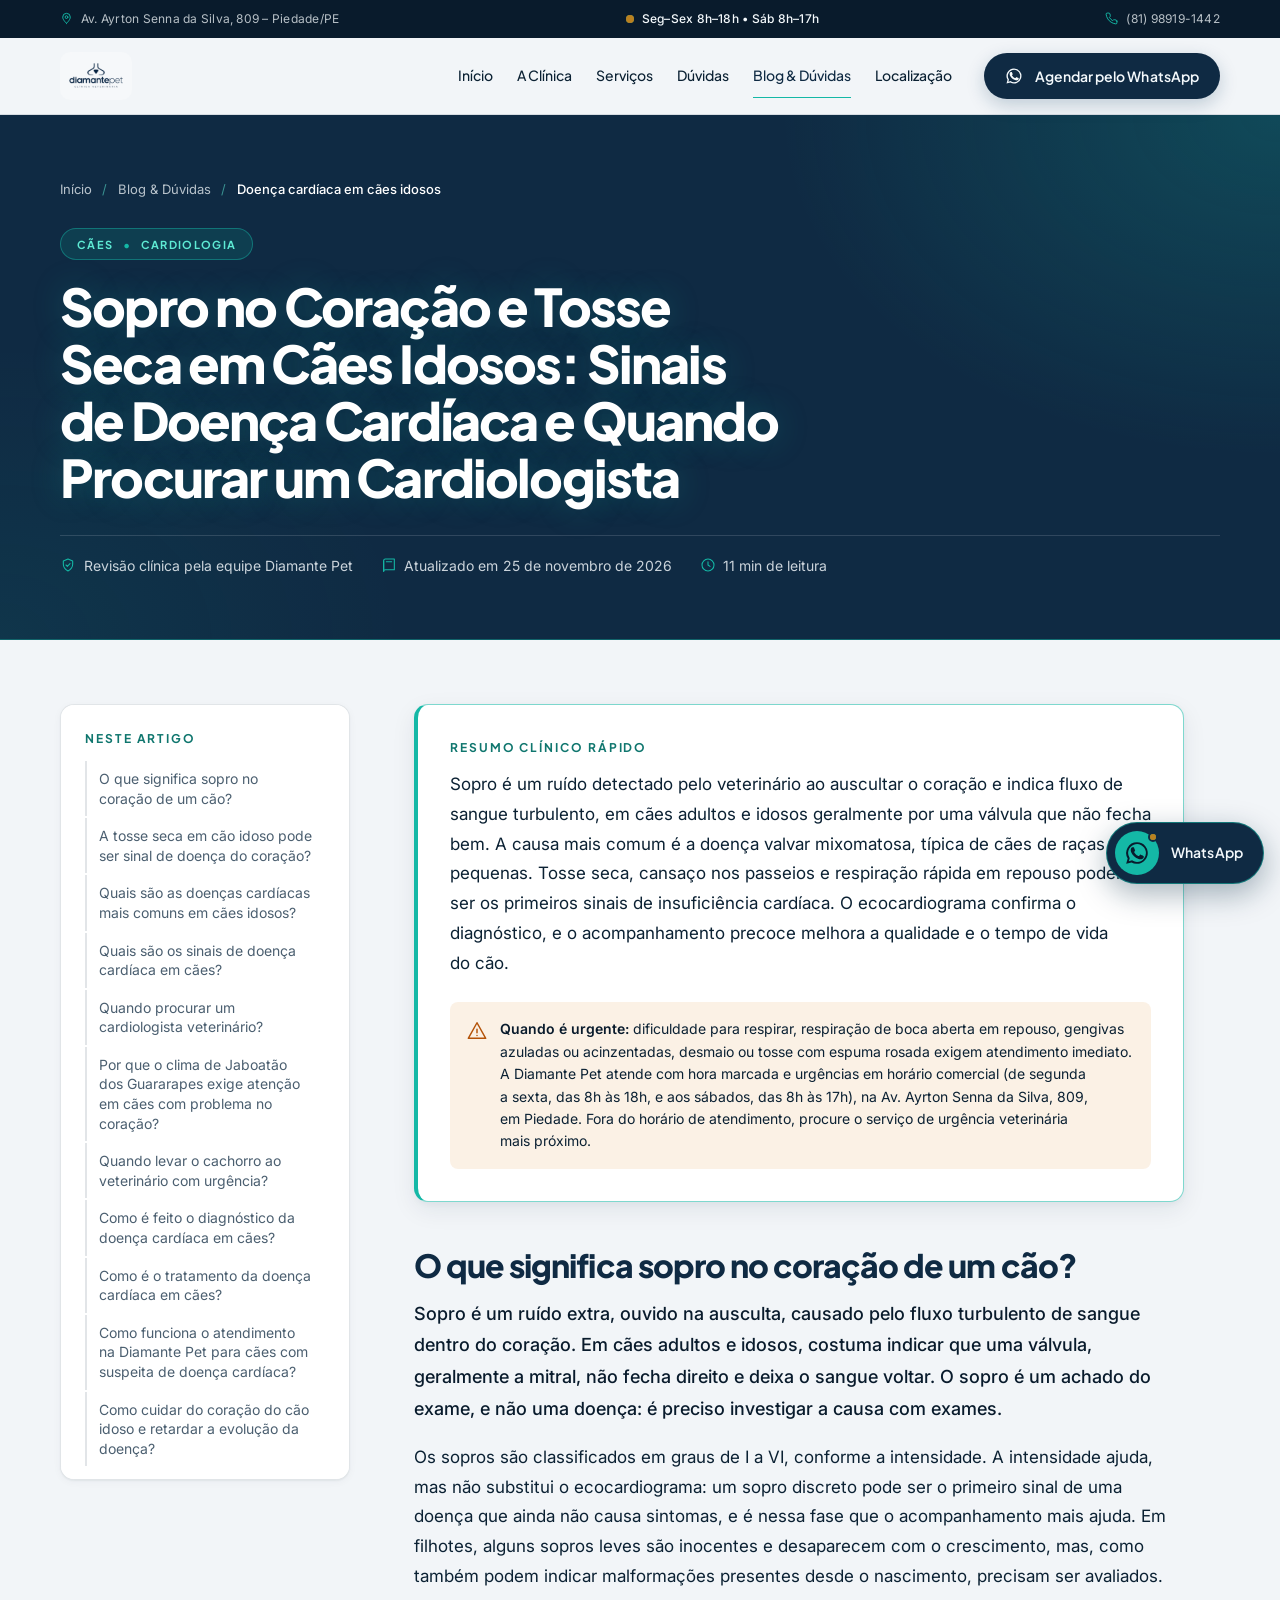
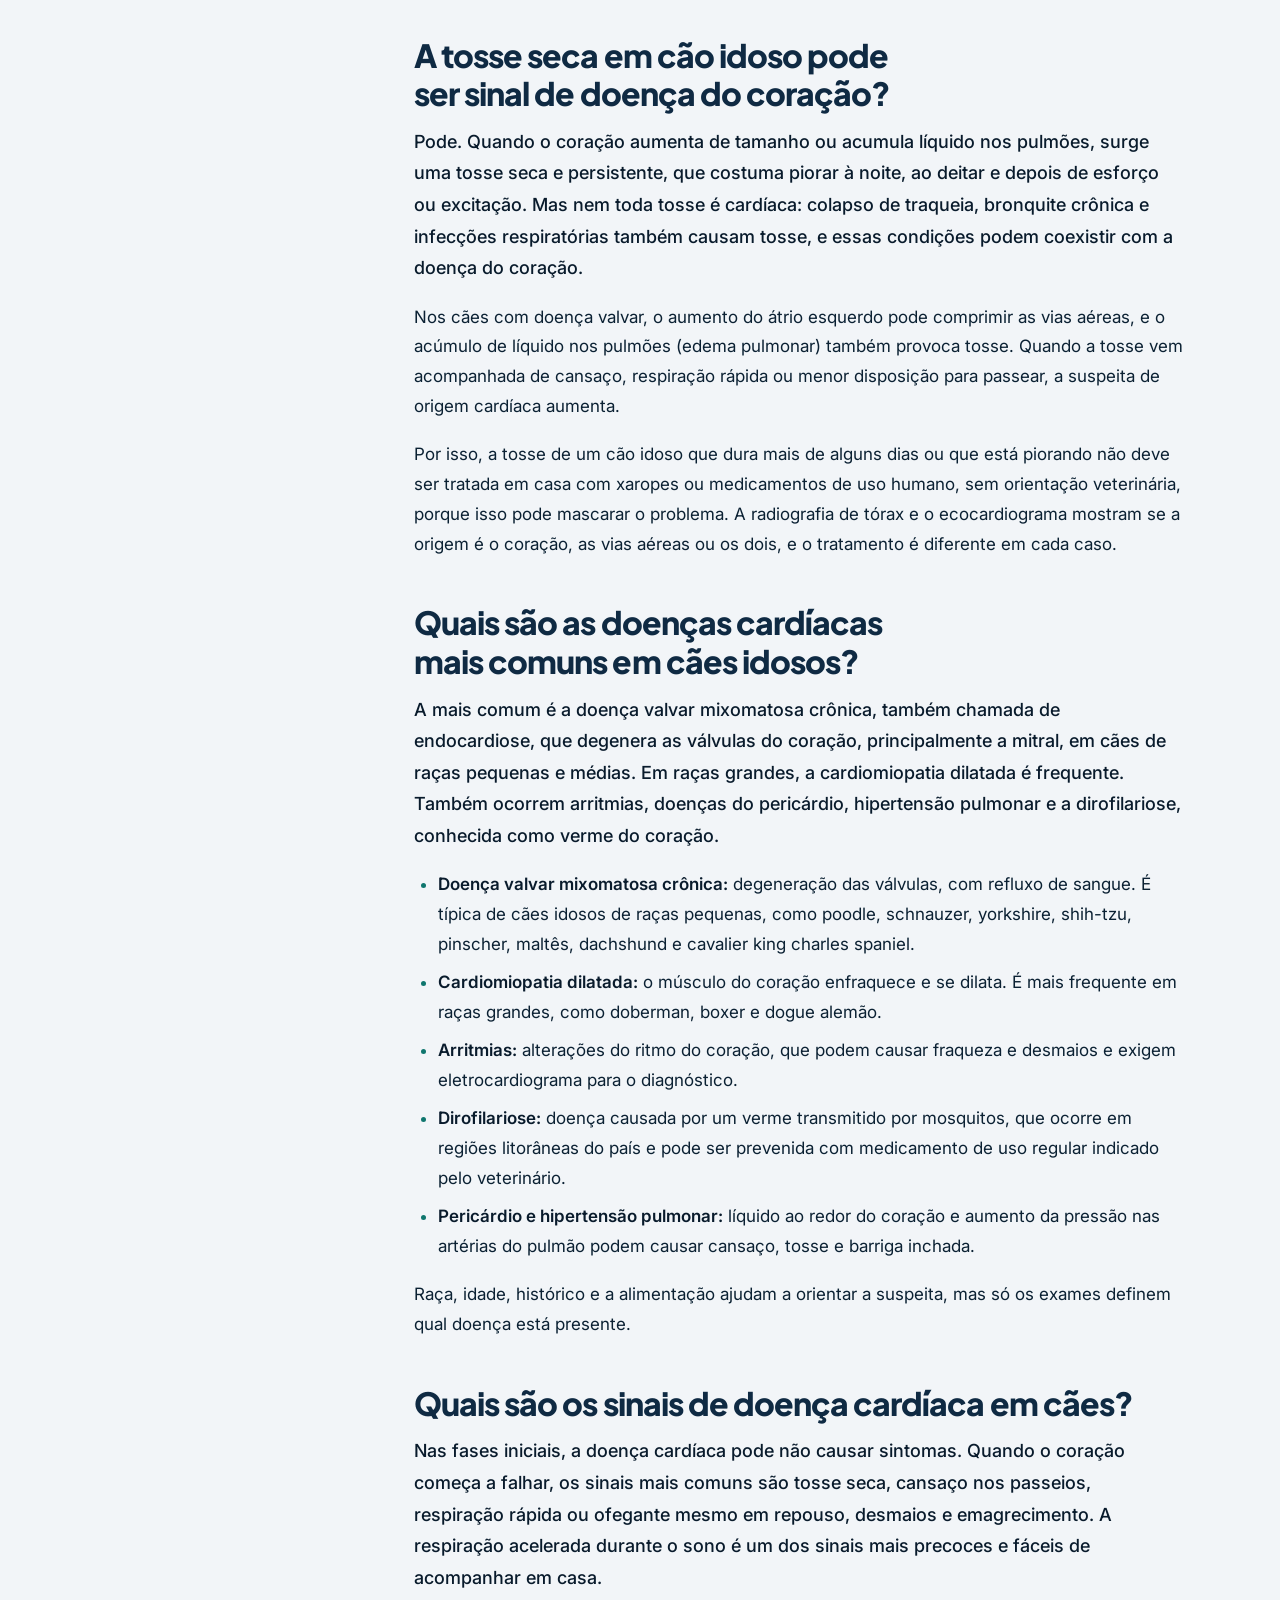
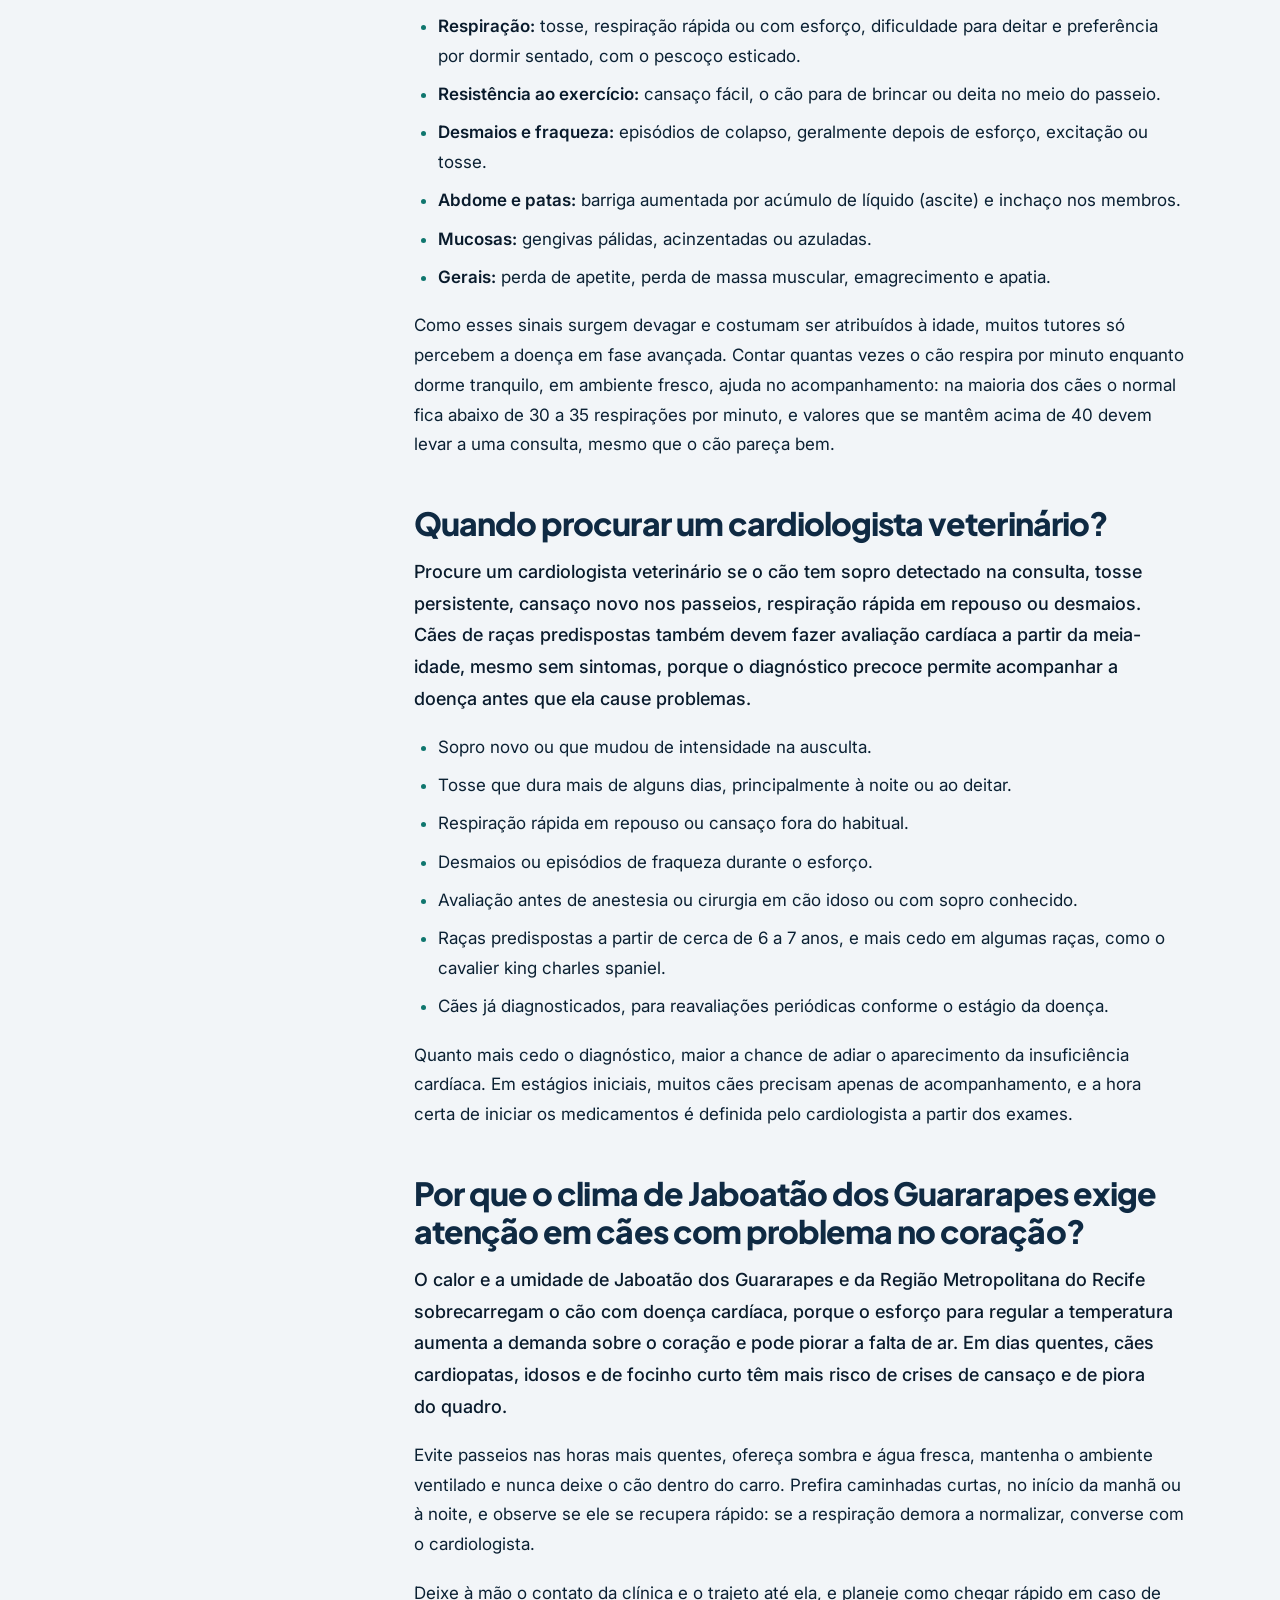
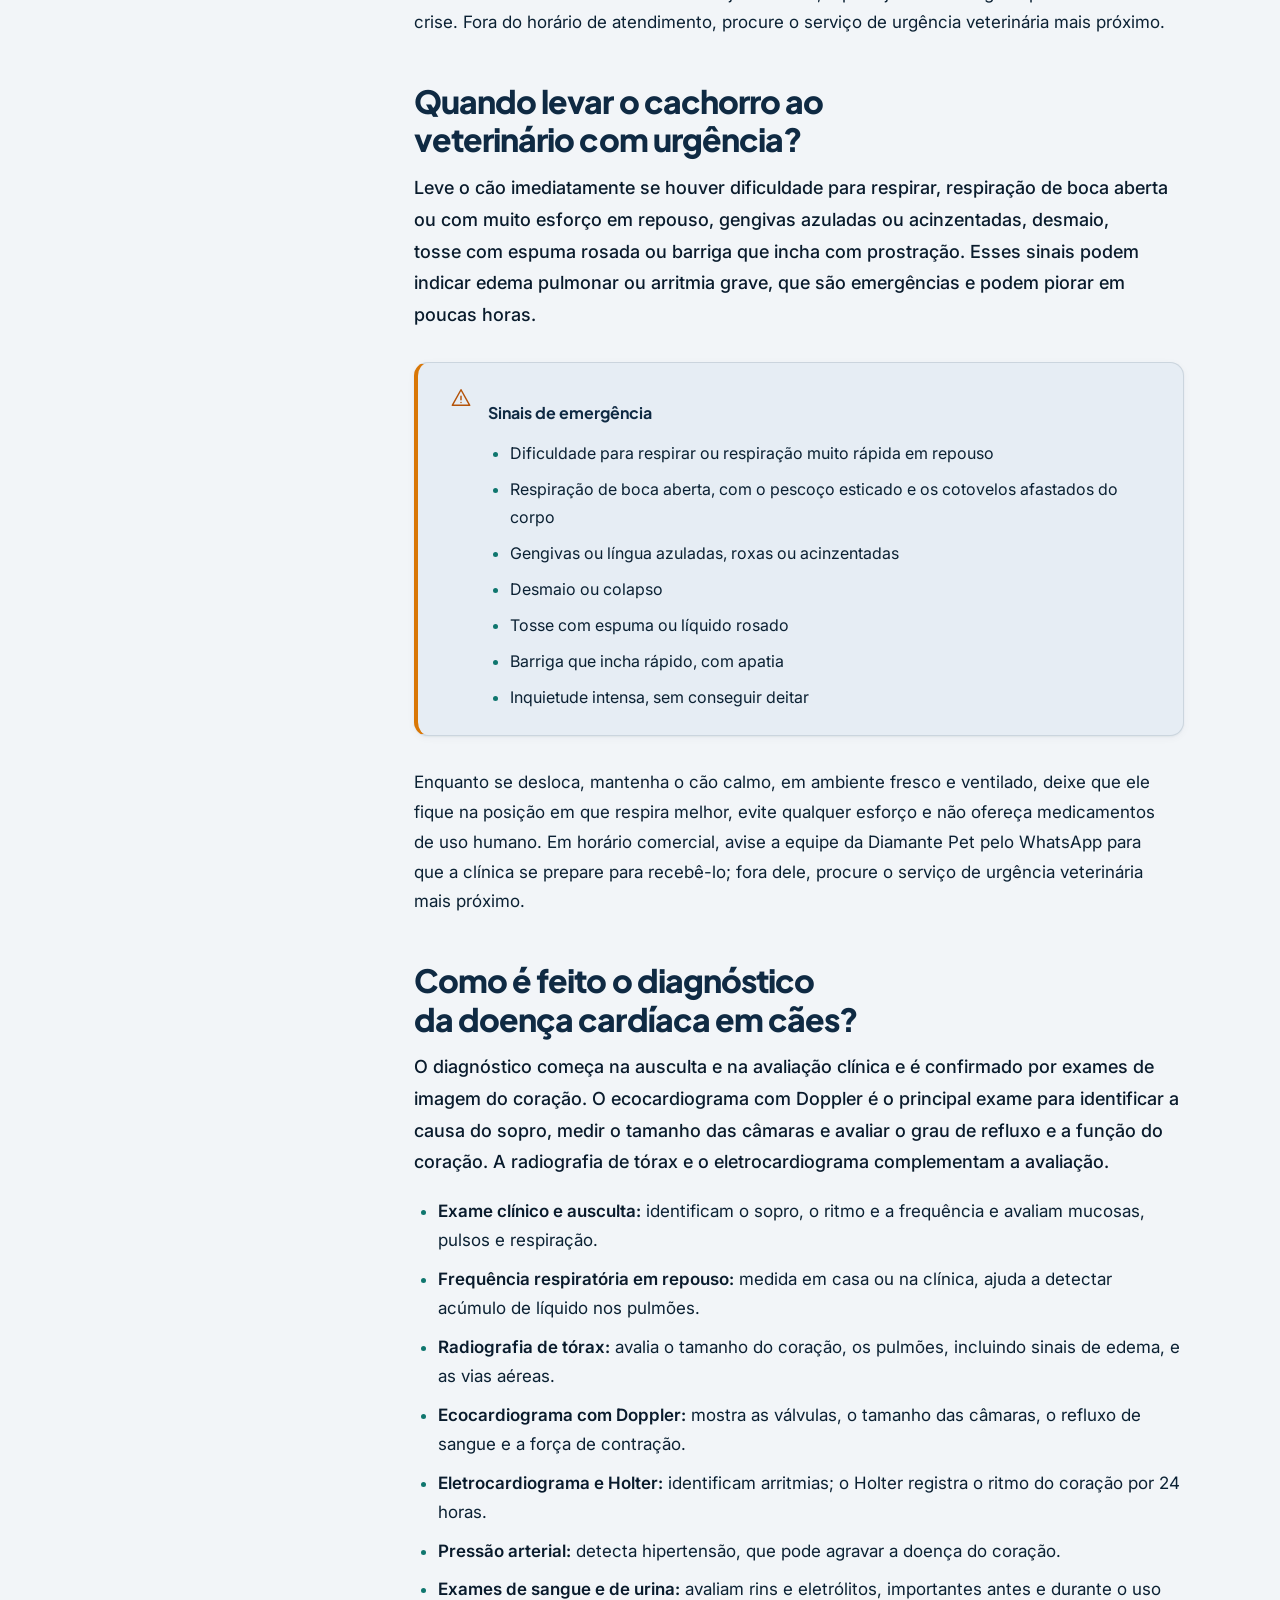
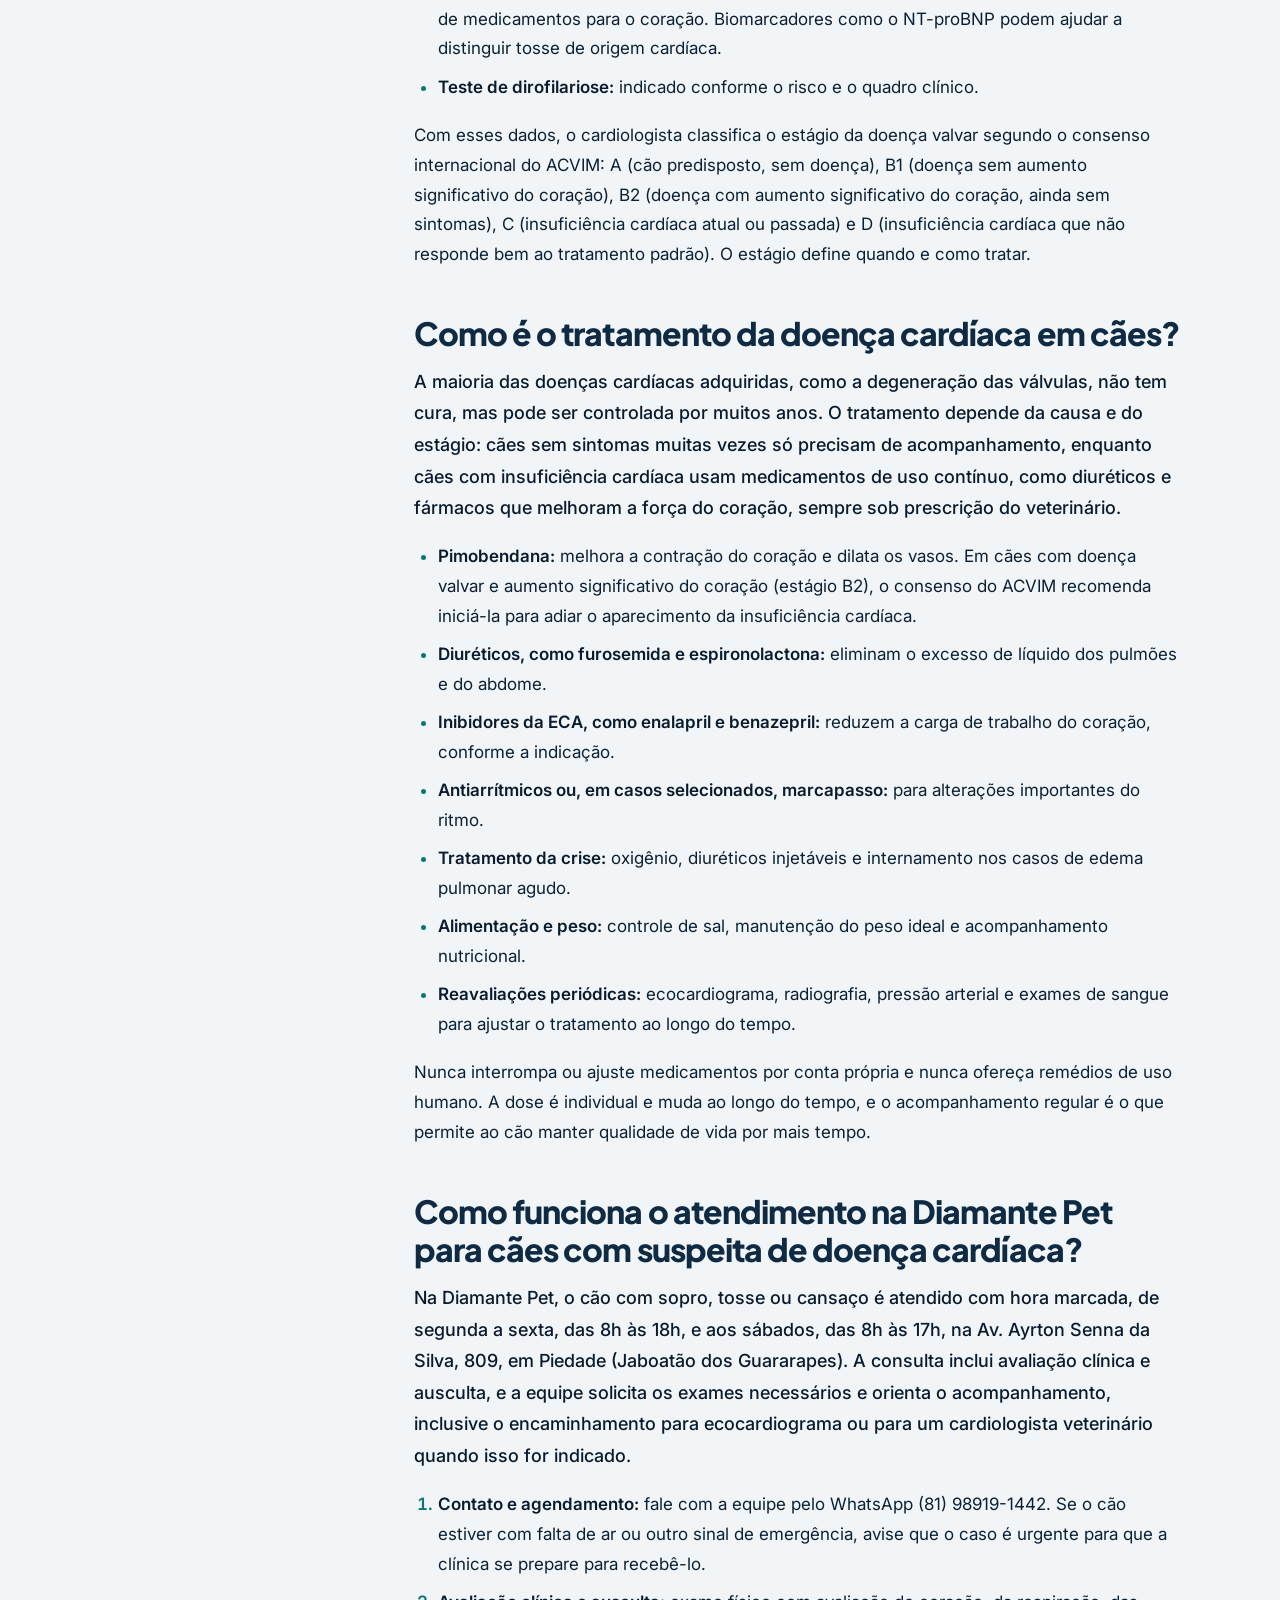
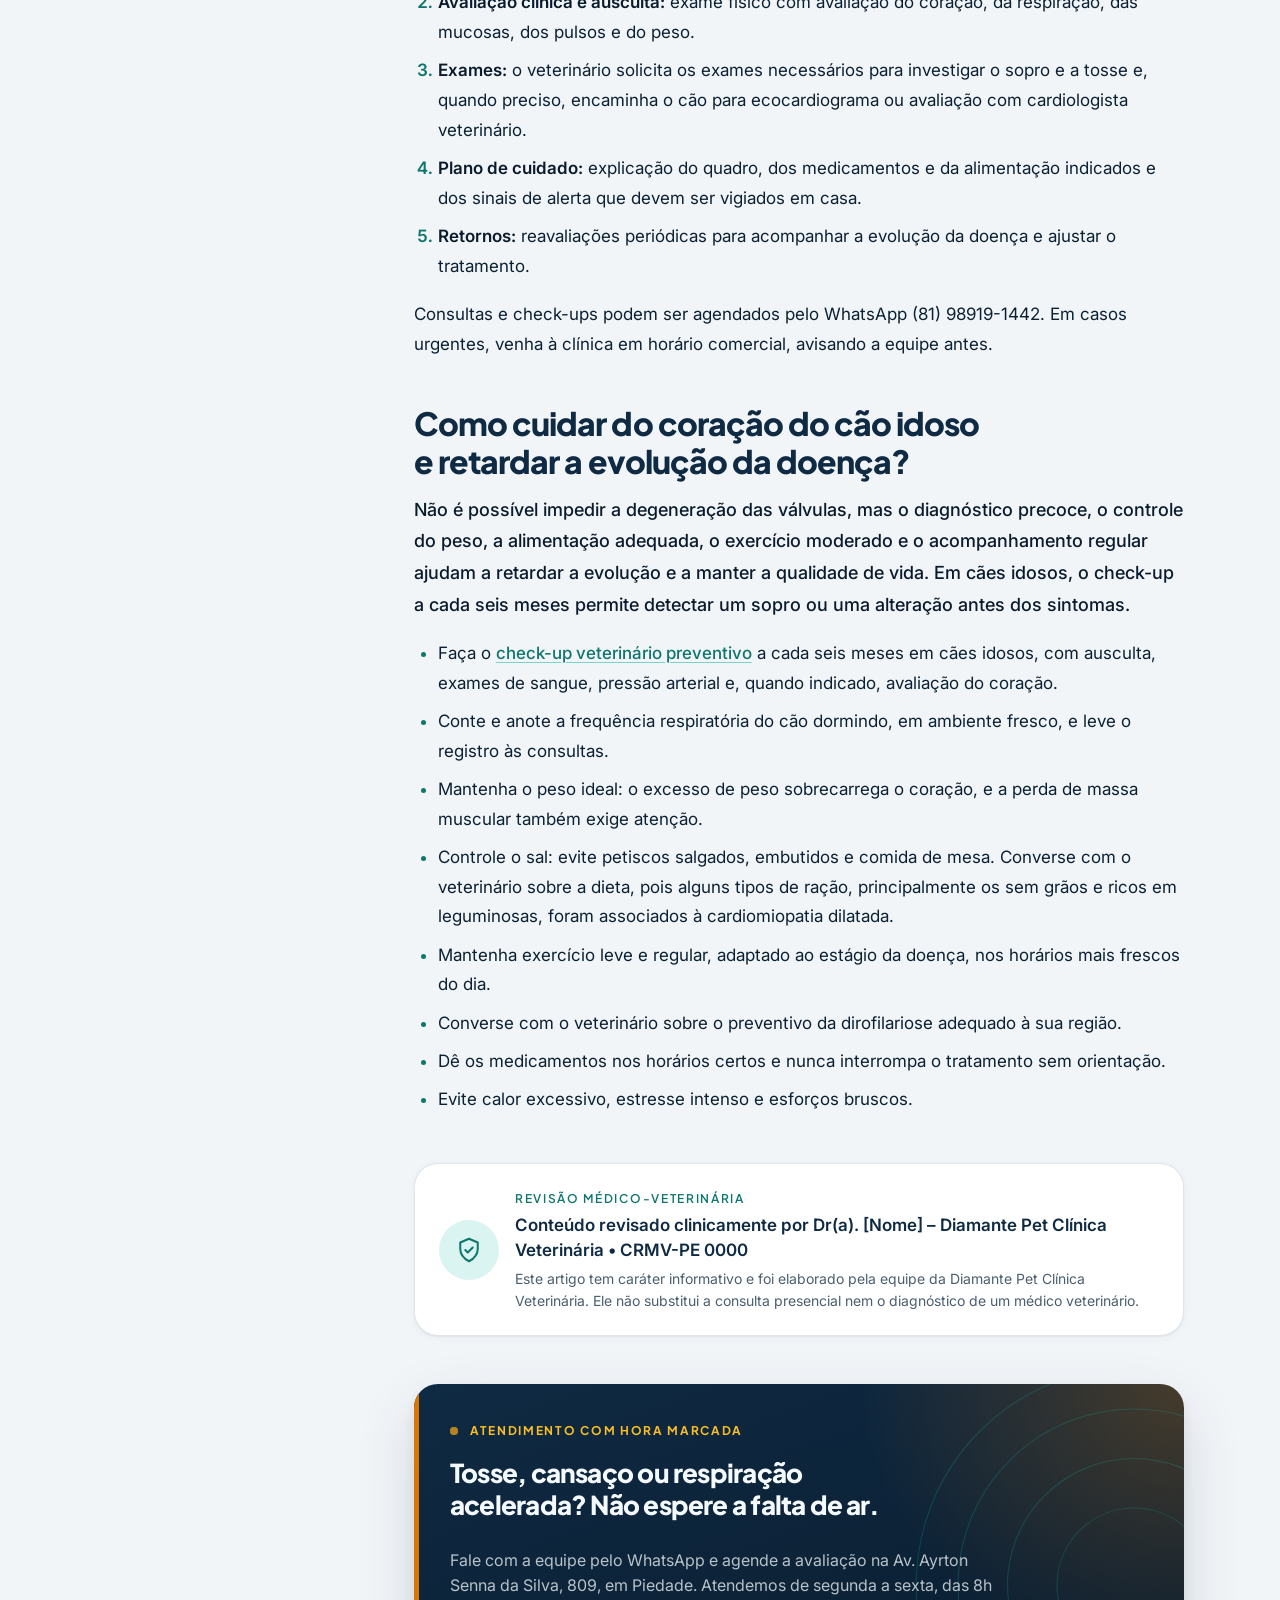
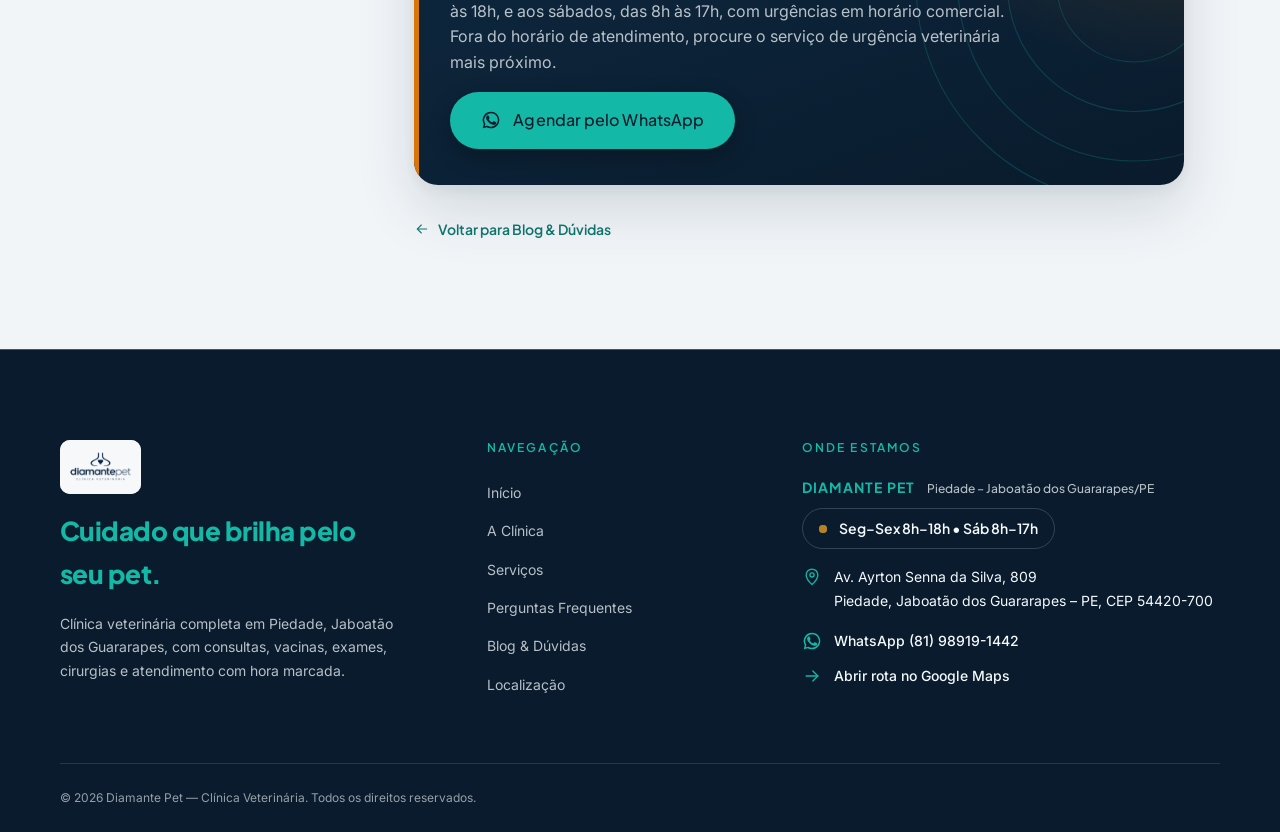
<file: artigo-cardiopatia.html>
<!DOCTYPE html>
<html lang="pt-BR">
<head>
  <meta charset="utf-8">
  <meta name="viewport" content="width=device-width, initial-scale=1">

  <title>Sopro no Coração e Tosse Seca em Cães Idosos: Sinais e Quando Procurar um Cardiologista | Diamante Pet</title>
  <meta name="description" content="Sopro e tosse seca em cães idosos podem indicar doença cardíaca. Veja sinais, exames, tratamento e quando procurar um cardiologista em Jaboatão dos Guararapes.">
  <meta name="theme-color" content="#0F3D5E">

  <!-- Favicon -->
  <link rel="icon" type="image/png" href="favicon.png">

  <!-- Open Graph -->
  <meta property="og:type" content="article">
  <meta property="og:locale" content="pt_BR">
  <meta property="og:site_name" content="Diamante Pet — Clínica Veterinária">
  <meta property="og:title" content="Sopro no Coração e Tosse Seca em Cães Idosos: Sinais de Doença Cardíaca e Quando Procurar um Cardiologista">
  <meta property="og:description" content="Sopro e tosse seca em cães idosos podem indicar doença cardíaca. Veja sinais, exames, tratamento e quando procurar um cardiologista em Jaboatão dos Guararapes.">

  <!-- Fontes -->
  <link rel="preconnect" href="https://fonts.googleapis.com">
  <link rel="preconnect" href="https://fonts.gstatic.com" crossorigin>
  <link href="https://fonts.googleapis.com/css2?family=Inter:wght@400;500;600&family=Plus+Jakarta+Sans:wght@500;600;700;800&display=swap" rel="stylesheet">

  <!-- Estilos -->
  <link rel="stylesheet" href="style.css">

  <!-- Dados estruturados (SEO local e leitura por IAs) -->
  <script type="application/ld+json">
  {
    "@context": "https://schema.org",
    "@graph": [
      {
        "@type": "VeterinaryCare",
        "@id": "#organization",
        "name": "Diamante Pet Clínica Veterinária",
        "alternateName": "Diamante Pet",
        "telephone": "+5581989191442",
        "address": {
          "@type": "PostalAddress",
          "streetAddress": "Av. Ayrton Senna da Silva, 809",
          "addressLocality": "Jaboatão dos Guararapes",
          "addressRegion": "PE",
          "postalCode": "54420-700",
          "addressCountry": "BR"
        },
        "areaServed": {
          "@type": "City",
          "name": "Jaboatão dos Guararapes"
        },
        "openingHoursSpecification": [
          {
            "@type": "OpeningHoursSpecification",
            "dayOfWeek": [
              "Monday",
              "Tuesday",
              "Wednesday",
              "Thursday",
              "Friday"
            ],
            "opens": "08:00",
            "closes": "18:00"
          },
          {
            "@type": "OpeningHoursSpecification",
            "dayOfWeek": "Saturday",
            "opens": "08:00",
            "closes": "17:00"
          }
        ]
      },
      {
        "@type": "WebSite",
        "@id": "#website",
        "name": "Diamante Pet Clínica Veterinária",
        "inLanguage": "pt-BR",
        "publisher": {
          "@id": "#organization"
        }
      },
      {
        "@type": "MedicalCondition",
        "@id": "artigo-cardiopatia.html#condicao-valvar",
        "name": "Doença valvar mixomatosa crônica canina",
        "alternateName": [
          "Endocardiose canina",
          "Degeneração mixomatosa da valva mitral",
          "Sopro cardíaco em cães idosos",
          "Myxomatous mitral valve disease"
        ],
        "description": "Doença degenerativa das válvulas do coração, principalmente da valva mitral, comum em cães idosos de raças pequenas, que causa refluxo de sangue, sopro na ausculta e pode evoluir para insuficiência cardíaca congestiva.",
        "signOrSymptom": [
          {
            "@type": "MedicalSymptom",
            "name": "Sopro cardíaco na ausculta"
          },
          {
            "@type": "MedicalSymptom",
            "name": "Tosse seca persistente, pior à noite"
          },
          {
            "@type": "MedicalSymptom",
            "name": "Cansaço e intolerância ao exercício"
          },
          {
            "@type": "MedicalSymptom",
            "name": "Respiração rápida em repouso"
          },
          {
            "@type": "MedicalSymptom",
            "name": "Desmaios"
          },
          {
            "@type": "MedicalSymptom",
            "name": "Gengivas pálidas, acinzentadas ou azuladas"
          },
          {
            "@type": "MedicalSymptom",
            "name": "Abdome aumentado por acúmulo de líquido"
          }
        ],
        "possibleTreatment": {
          "@type": "MedicalTherapy",
          "name": "Acompanhamento cardiológico e, conforme o estágio, medicamentos como pimobendana, diuréticos e inibidores da ECA, controle da alimentação e do peso e, nas crises, oxigênio e internamento"
        },
        "riskFactor": {
          "@type": "MedicalRiskFactor",
          "name": "Idade avançada, raças pequenas predispostas (como poodle, schnauzer, yorkshire e cavalier king charles spaniel) e predisposição hereditária"
        }
      },
      {
        "@type": "MedicalCondition",
        "@id": "artigo-cardiopatia.html#condicao-icc",
        "name": "Insuficiência cardíaca congestiva canina",
        "alternateName": [
          "Insuficiência cardíaca em cães",
          "Edema pulmonar cardiogênico",
          "Canine congestive heart failure"
        ],
        "description": "Síndrome em que o coração não consegue bombear o sangue de forma adequada, levando ao acúmulo de líquido nos pulmões (edema pulmonar) ou no abdome (ascite), com tosse, falta de ar, cansaço e desmaios.",
        "signOrSymptom": [
          {
            "@type": "MedicalSymptom",
            "name": "Tosse seca ou com espuma rosada"
          },
          {
            "@type": "MedicalSymptom",
            "name": "Respiração rápida ou difícil em repouso"
          },
          {
            "@type": "MedicalSymptom",
            "name": "Cansaço fácil e intolerância ao exercício"
          },
          {
            "@type": "MedicalSymptom",
            "name": "Desmaios"
          },
          {
            "@type": "MedicalSymptom",
            "name": "Abdome e patas inchados"
          },
          {
            "@type": "MedicalSymptom",
            "name": "Perda de apetite e emagrecimento"
          }
        ],
        "possibleTreatment": {
          "@type": "MedicalTherapy",
          "name": "Medicamentos de uso contínuo, como diuréticos, pimobendana e inibidores da ECA, conforme prescrição do veterinário, oxigenoterapia e internamento nas crises e reavaliações periódicas"
        },
        "riskFactor": {
          "@type": "MedicalRiskFactor",
          "name": "Doença valvar mixomatosa, cardiomiopatia dilatada, arritmias, dirofilariose e idade avançada"
        }
      },
      {
        "@type": [
          "MedicalWebPage",
          "WebPage"
        ],
        "@id": "artigo-cardiopatia.html#webpage",
        "url": "artigo-cardiopatia.html",
        "name": "Sopro no Coração e Tosse Seca em Cães Idosos: Sinais de Doença Cardíaca e Quando Procurar um Cardiologista",
        "description": "Entenda o que significa o sopro no coração do cão, quando a tosse seca em cães idosos pode ser doença cardíaca, os sinais de insuficiência cardíaca, o diagnóstico, o tratamento, quando procurar um cardiologista veterinário e como funciona o atendimento na Diamante Pet Clínica Veterinária, em Piedade, Jaboatão dos Guararapes – PE.",
        "inLanguage": "pt-BR",
        "isPartOf": {
          "@id": "#website"
        },
        "about": [
          {
            "@id": "artigo-cardiopatia.html#condicao-valvar"
          },
          {
            "@id": "artigo-cardiopatia.html#condicao-icc"
          }
        ],
        "mainEntity": {
          "@id": "artigo-cardiopatia.html#article"
        },
        "breadcrumb": {
          "@id": "artigo-cardiopatia.html#breadcrumb"
        },
        "datePublished": "2026-11-25",
        "dateModified": "2026-11-25",
        "lastReviewed": "2026-11-25",
        "reviewedBy": {
          "@id": "#organization"
        },
        "author": {
          "@id": "#organization"
        },
        "publisher": {
          "@id": "#organization"
        },
        "audience": {
          "@type": "PeopleAudience",
          "audienceType": "Tutores de cães"
        },
        "specialty": "Veterinary medicine",
        "speakable": {
          "@type": "SpeakableSpecification",
          "cssSelector": [
            ".tldr__text",
            ".answer"
          ]
        }
      },
      {
        "@type": "Article",
        "@id": "artigo-cardiopatia.html#article",
        "headline": "Sopro no Coração e Tosse Seca em Cães Idosos: Sinais de Doença Cardíaca e Quando Procurar um Cardiologista",
        "description": "Entenda o que significa o sopro no coração do cão, quando a tosse seca em cães idosos pode ser doença cardíaca, os sinais de insuficiência cardíaca, o diagnóstico, o tratamento, quando procurar um cardiologista veterinário e como funciona o atendimento na Diamante Pet Clínica Veterinária, em Piedade, Jaboatão dos Guararapes – PE.",
        "inLanguage": "pt-BR",
        "articleSection": "Doenças em cães",
        "keywords": "sopro no coração cães, tosse seca cão idoso, doença cardíaca em cães, insuficiência cardíaca canina, endocardiose canina, cardiologista veterinário, veterinário em Piedade, Jaboatão dos Guararapes, Diamante Pet",
        "datePublished": "2026-11-25",
        "dateModified": "2026-11-25",
        "mainEntityOfPage": {
          "@id": "artigo-cardiopatia.html#webpage"
        },
        "about": [
          {
            "@id": "artigo-cardiopatia.html#condicao-valvar"
          },
          {
            "@id": "artigo-cardiopatia.html#condicao-icc"
          }
        ],
        "author": {
          "@id": "#organization"
        },
        "reviewedBy": {
          "@id": "#organization"
        },
        "publisher": {
          "@id": "#organization"
        },
        "isAccessibleForFree": true
      },
      {
        "@type": "FAQPage",
        "@id": "artigo-cardiopatia.html#faq",
        "url": "artigo-cardiopatia.html",
        "inLanguage": "pt-BR",
        "isPartOf": {
          "@id": "artigo-cardiopatia.html#webpage"
        },
        "mainEntity": [
          {
            "@type": "Question",
            "name": "O que significa sopro no coração de um cão?",
            "acceptedAnswer": {
              "@type": "Answer",
              "text": "Sopro é um ruído extra, ouvido na ausculta, causado pelo fluxo turbulento de sangue dentro do coração. Em cães adultos e idosos, costuma indicar que uma válvula, geralmente a mitral, não fecha direito e deixa o sangue voltar. O sopro é um achado do exame, e não uma doença: é preciso investigar a causa com exames."
            }
          },
          {
            "@type": "Question",
            "name": "A tosse seca em cão idoso pode ser sinal de doença do coração?",
            "acceptedAnswer": {
              "@type": "Answer",
              "text": "Pode. Quando o coração aumenta de tamanho ou acumula líquido nos pulmões, surge uma tosse seca e persistente, que costuma piorar à noite, ao deitar e depois de esforço ou excitação. Mas nem toda tosse é cardíaca: colapso de traqueia, bronquite crônica e infecções respiratórias também causam tosse, e essas condições podem coexistir com a doença do coração."
            }
          },
          {
            "@type": "Question",
            "name": "Quais são as doenças cardíacas mais comuns em cães idosos?",
            "acceptedAnswer": {
              "@type": "Answer",
              "text": "A mais comum é a doença valvar mixomatosa crônica, também chamada de endocardiose, que degenera as válvulas do coração, principalmente a mitral, em cães de raças pequenas e médias. Em raças grandes, a cardiomiopatia dilatada é frequente. Também ocorrem arritmias, doenças do pericárdio, hipertensão pulmonar e a dirofilariose, conhecida como verme do coração."
            }
          },
          {
            "@type": "Question",
            "name": "Quais são os sinais de doença cardíaca em cães?",
            "acceptedAnswer": {
              "@type": "Answer",
              "text": "Nas fases iniciais, a doença cardíaca pode não causar sintomas. Quando o coração começa a falhar, os sinais mais comuns são tosse seca, cansaço nos passeios, respiração rápida ou ofegante mesmo em repouso, desmaios e emagrecimento. A respiração acelerada durante o sono é um dos sinais mais precoces e fáceis de acompanhar em casa."
            }
          },
          {
            "@type": "Question",
            "name": "Quando procurar um cardiologista veterinário?",
            "acceptedAnswer": {
              "@type": "Answer",
              "text": "Procure um cardiologista veterinário se o cão tem sopro detectado na consulta, tosse persistente, cansaço novo nos passeios, respiração rápida em repouso ou desmaios. Cães de raças predispostas também devem fazer avaliação cardíaca a partir da meia-idade, mesmo sem sintomas, porque o diagnóstico precoce permite acompanhar a doença antes que ela cause problemas."
            }
          },
          {
            "@type": "Question",
            "name": "Por que o clima de Jaboatão dos Guararapes exige atenção em cães com problema no coração?",
            "acceptedAnswer": {
              "@type": "Answer",
              "text": "O calor e a umidade de Jaboatão dos Guararapes e da Região Metropolitana do Recife sobrecarregam o cão com doença cardíaca, porque o esforço para regular a temperatura aumenta a demanda sobre o coração e pode piorar a falta de ar. Em dias quentes, cães cardiopatas, idosos e de focinho curto têm mais risco de crises de cansaço e de piora do quadro."
            }
          },
          {
            "@type": "Question",
            "name": "Quando levar o cachorro ao veterinário com urgência?",
            "acceptedAnswer": {
              "@type": "Answer",
              "text": "Leve o cão imediatamente se houver dificuldade para respirar, respiração de boca aberta ou com muito esforço em repouso, gengivas azuladas ou acinzentadas, desmaio, tosse com espuma rosada ou barriga que incha com prostração. Esses sinais podem indicar edema pulmonar ou arritmia grave, que são emergências e podem piorar em poucas horas."
            }
          },
          {
            "@type": "Question",
            "name": "Como é feito o diagnóstico da doença cardíaca em cães?",
            "acceptedAnswer": {
              "@type": "Answer",
              "text": "O diagnóstico começa na ausculta e na avaliação clínica e é confirmado por exames de imagem do coração. O ecocardiograma com Doppler é o principal exame para identificar a causa do sopro, medir o tamanho das câmaras e avaliar o grau de refluxo e a função do coração. A radiografia de tórax e o eletrocardiograma complementam a avaliação."
            }
          },
          {
            "@type": "Question",
            "name": "Como é o tratamento da doença cardíaca em cães?",
            "acceptedAnswer": {
              "@type": "Answer",
              "text": "A maioria das doenças cardíacas adquiridas, como a degeneração das válvulas, não tem cura, mas pode ser controlada por muitos anos. O tratamento depende da causa e do estágio: cães sem sintomas muitas vezes só precisam de acompanhamento, enquanto cães com insuficiência cardíaca usam medicamentos de uso contínuo, como diuréticos e fármacos que melhoram a força do coração, sempre sob prescrição do veterinário."
            }
          },
          {
            "@type": "Question",
            "name": "Como funciona o atendimento na Diamante Pet para cães com suspeita de doença cardíaca?",
            "acceptedAnswer": {
              "@type": "Answer",
              "text": "Na Diamante Pet, o cão com sopro, tosse ou cansaço é atendido com hora marcada, de segunda a sexta, das 8h às 18h, e aos sábados, das 8h às 17h, na Av. Ayrton Senna da Silva, 809, em Piedade (Jaboatão dos Guararapes). A consulta inclui avaliação clínica e ausculta, e a equipe solicita os exames necessários e orienta o acompanhamento, inclusive o encaminhamento para ecocardiograma ou para um cardiologista veterinário quando isso for indicado."
            }
          },
          {
            "@type": "Question",
            "name": "Como cuidar do coração do cão idoso e retardar a evolução da doença?",
            "acceptedAnswer": {
              "@type": "Answer",
              "text": "Não é possível impedir a degeneração das válvulas, mas o diagnóstico precoce, o controle do peso, a alimentação adequada, o exercício moderado e o acompanhamento regular ajudam a retardar a evolução e a manter a qualidade de vida. Em cães idosos, o check-up a cada seis meses permite detectar um sopro ou uma alteração antes dos sintomas."
            }
          }
        ]
      },
      {
        "@type": "BreadcrumbList",
        "@id": "artigo-cardiopatia.html#breadcrumb",
        "itemListElement": [
          {
            "@type": "ListItem",
            "position": 1,
            "name": "Início",
            "item": "index.html"
          },
          {
            "@type": "ListItem",
            "position": 2,
            "name": "Blog & Dúvidas",
            "item": "blog.html"
          },
          {
            "@type": "ListItem",
            "position": 3,
            "name": "Doença cardíaca em cães idosos",
            "item": "artigo-cardiopatia.html"
          }
        ]
      }
    ]
  }
  </script>

<link rel="icon" type="image/png" href="favicon.png">
</head>
<body>
  <a class="skip-link" href="#conteudo">Ir para o conteúdo principal</a>

  <header class="site-header">

    <!-- Topbar -->
    <div class="topbar">
      <div class="container topbar__inner">
        <span class="topbar__item topbar__address">
          <svg width="13" height="13" viewBox="0 0 24 24" fill="none" stroke="currentColor" stroke-width="1.8" stroke-linecap="round" stroke-linejoin="round" aria-hidden="true">
            <path d="M12 21s7-6.2 7-11.5A7 7 0 0 0 5 9.5C5 14.8 12 21 12 21z"></path>
            <circle cx="12" cy="9.5" r="2.5"></circle>
          </svg>
          Av. Ayrton Senna da Silva, 809 – Piedade/PE
        </span>

        <span class="topbar__item topbar__status" role="status" data-open-status>
          <span class="pulse" aria-hidden="true"></span>
          <span class="js-status-text">Seg–Sex 8h–18h • Sáb 8h–17h</span>
        </span>

        <a class="topbar__item topbar__phone" href="tel:+5581989191442" aria-label="Ligar para (81) 98919-1442">
          <svg width="13" height="13" viewBox="0 0 24 24" fill="none" stroke="currentColor" stroke-width="1.8" stroke-linecap="round" stroke-linejoin="round" aria-hidden="true">
            <path d="M22 16.9v3a2 2 0 0 1-2.2 2 19.8 19.8 0 0 1-8.6-3.1 19.5 19.5 0 0 1-6-6A19.8 19.8 0 0 1 2.1 4.2 2 2 0 0 1 4.1 2h3a2 2 0 0 1 2 1.7c.1 1 .4 1.9.7 2.8a2 2 0 0 1-.5 2.1L8.1 9.9a16 16 0 0 0 6 6l1.3-1.3a2 2 0 0 1 2.1-.4c.9.3 1.8.6 2.8.7a2 2 0 0 1 1.7 2z"></path>
          </svg>
          <span class="topbar__phone-label">(81) 98919-1442</span>
        </a>
      </div>
    </div>

    <!-- Navegação principal -->
    <div class="nav-bar">
      <div class="container nav-bar__inner">

        <a class="brand" href="index.html" aria-label="Diamante Pet — Clínica Veterinária: página inicial">
          <span class="brand__logo"><img src="logo-diamante-pet.png" alt="Logo Diamante Pet Clínica Veterinária" width="753" height="360"></span>
        </a>

        <nav class="nav" id="site-nav" aria-label="Navegação principal">
          <ul class="nav__list">
            <li><a class="nav__link" href="index.html">Início</a></li>
            <li><a class="nav__link" href="index.html#clinica">A Clínica</a></li>
            <li><a class="nav__link" href="index.html#servicos">Serviços</a></li>
            <li><a class="nav__link" href="index.html#faq">Dúvidas</a></li>
            <li><a class="nav__link" href="blog.html" aria-current="page">Blog &amp; Dúvidas</a></li>
            <li><a class="nav__link" href="index.html#localizacao">Localização</a></li>
          </ul>

          <a class="btn btn--primary nav__cta"
             href="https://wa.me/5581989191442?text=Ol%C3%A1%2C%20gostaria%20de%20agendar%20um%20atendimento%20para%20o%20meu%20pet."
             target="_blank" rel="noopener"
             aria-label="Agendar pelo WhatsApp">
            <svg width="18" height="18" viewBox="0 0 24 24" fill="currentColor" aria-hidden="true"><path d="M17.5 14.4c-.3-.1-1.7-.8-2-.9-.3-.1-.5-.1-.7.1-.2.3-.8.9-.9 1.1-.2.2-.3.2-.6.1-.3-.1-1.2-.4-2.3-1.4-.8-.8-1.4-1.7-1.6-2-.2-.3 0-.4.1-.6l.4-.5c.1-.2.2-.3.3-.5.1-.2 0-.4 0-.5-.1-.1-.7-1.6-.9-2.2-.2-.6-.5-.5-.7-.5h-.6c-.2 0-.5.1-.8.4-.3.3-1 1-1 2.5s1.1 2.9 1.2 3.1c.1.2 2.1 3.2 5.1 4.5.7.3 1.3.5 1.7.6.7.2 1.4.2 1.9.1.6-.1 1.7-.7 2-1.4.2-.7.2-1.3.2-1.4-.1-.1-.3-.2-.6-.3z"></path><path d="M12 2a10 10 0 0 0-8.6 15.1L2 22l5-1.3A10 10 0 1 0 12 2zm0 18.2c-1.5 0-3-.4-4.2-1.2l-.3-.2-3 .8.8-2.9-.2-.3A8.2 8.2 0 1 1 12 20.2z"></path></svg>
            <span class="nav__cta-label">Agendar pelo WhatsApp</span>
          </a>

          <button class="menu-toggle" type="button" aria-expanded="false" aria-controls="site-nav" aria-label="Abrir menu">
            <span class="menu-toggle__bars" aria-hidden="true">
              <span></span><span></span><span></span>
            </span>
          </button>
        </nav>

      </div>
    </div>
  </header>

  <main id="conteudo">

    <!-- Cabeçalho do artigo -->
    <header class="article-hero">
      <div class="container">

        <nav class="breadcrumb" aria-label="Você está em">
          <ol>
            <li><a href="index.html">Início</a></li>
            <li><a href="blog.html">Blog &amp; Dúvidas</a></li>
            <li><span aria-current="page">Doença cardíaca em cães idosos</span></li>
          </ol>
        </nav>

        <div class="article-hero__tags">
          <span class="article-tag">Cães</span>
          <span class="article-tag">Cardiologia</span>
        </div>

        <h1 class="article-hero__title">Sopro no Coração e Tosse Seca em Cães Idosos: Sinais de Doença Cardíaca e Quando Procurar um Cardiologista</h1>

        <ul class="article-meta" aria-label="Informações do artigo">
          <li>
            <svg class="icon" width="16" height="16" aria-hidden="true" focusable="false"><use href="#i-shield"></use></svg>
            Revisão clínica pela equipe Diamante Pet
          </li>
          <li>
            <svg class="icon" width="16" height="16" aria-hidden="true" focusable="false"><use href="#i-book"></use></svg>
            Atualizado em <time datetime="2026-11-25">25 de novembro de 2026</time>
          </li>
          <li>
            <svg class="icon" width="16" height="16" aria-hidden="true" focusable="false"><use href="#i-clock"></use></svg>
            11 min de leitura
          </li>
        </ul>

      </div>
    </header>

    <div class="article-section">
      <div class="container article__layout">

        <!-- Sumário lateral -->
        <aside class="toc" aria-label="Neste artigo">
          <p class="toc__title">Neste artigo</p>
          <ol class="toc__list" id="toc-list">
            <li><a href="#sopro">O que significa sopro no coração de um cão?</a></li>
            <li><a href="#tosse">A tosse seca em cão idoso pode ser sinal de doença do coração?</a></li>
            <li><a href="#doencas">Quais são as doenças cardíacas mais comuns em cães idosos?</a></li>
            <li><a href="#sintomas">Quais são os sinais de doença cardíaca em cães?</a></li>
            <li><a href="#cardiologista">Quando procurar um cardiologista veterinário?</a></li>
            <li><a href="#regiao">Por que o clima de Jaboatão dos Guararapes exige atenção em cães com problema no coração?</a></li>
            <li><a href="#quando-urgencia">Quando levar o cachorro ao veterinário com urgência?</a></li>
            <li><a href="#diagnostico">Como é feito o diagnóstico da doença cardíaca em cães?</a></li>
            <li><a href="#tratamento">Como é o tratamento da doença cardíaca em cães?</a></li>
            <li><a href="#atendimento">Como funciona o atendimento na Diamante Pet para cães com suspeita de doença cardíaca?</a></li>
            <li><a href="#cuidados">Como cuidar do coração do cão idoso e retardar a evolução da doença?</a></li>
          </ol>
        </aside>

        <!-- Corpo do artigo -->
        <article class="article__body prose">

          <!-- Resumo Clínico Rápido (TL;DR) -->
          <aside class="tldr" aria-labelledby="tldr-title">
            <p class="tldr__label" id="tldr-title">Resumo Clínico Rápido</p>
            <p class="tldr__text">
              Sopro é um ruído detectado pelo veterinário ao auscultar o coração e indica fluxo de sangue turbulento, em cães adultos e idosos geralmente por uma válvula que não fecha bem. A causa mais comum é a doença valvar mixomatosa, típica de cães de raças pequenas. Tosse seca, cansaço nos passeios e respiração rápida em repouso podem ser os primeiros sinais de insuficiência cardíaca. O ecocardiograma confirma o diagnóstico, e o acompanhamento precoce melhora a qualidade e o tempo de vida do cão.
            </p>
            <div class="tldr__alert" role="note">
              <svg class="icon" width="22" height="22" aria-hidden="true" focusable="false"><use href="#i-alert"></use></svg>
              <p>
                <strong>Quando é urgente:</strong> dificuldade para respirar, respiração de boca aberta em repouso, gengivas azuladas ou acinzentadas, desmaio ou tosse com espuma rosada exigem atendimento imediato. A Diamante Pet atende com hora marcada e urgências em horário comercial (de segunda a sexta, das 8h às 18h, e aos sábados, das 8h às 17h), na Av. Ayrton Senna da Silva, 809, em Piedade. Fora do horário de atendimento, procure o serviço de urgência veterinária mais próximo.
              </p>
            </div>
          </aside>

        <section class="article__section" aria-labelledby="h-sopro">
          <h2 id="sopro"><span id="h-sopro">O que significa sopro no coração de um cão?</span></h2>
          <p class="answer">Sopro é um ruído extra, ouvido na ausculta, causado pelo fluxo turbulento de sangue dentro do coração. Em cães adultos e idosos, costuma indicar que uma válvula, geralmente a mitral, não fecha direito e deixa o sangue voltar. O sopro é um achado do exame, e não uma doença: é preciso investigar a causa com exames.</p>
        <p>Os sopros são classificados em graus de I a VI, conforme a intensidade. A intensidade ajuda, mas não substitui o ecocardiograma: um sopro discreto pode ser o primeiro sinal de uma doença que ainda não causa sintomas, e é nessa fase que o acompanhamento mais ajuda. Em filhotes, alguns sopros leves são inocentes e desaparecem com o crescimento, mas, como também podem indicar malformações presentes desde o nascimento, precisam ser avaliados.</p>
        </section>

        <section class="article__section" aria-labelledby="h-tosse">
          <h2 id="tosse"><span id="h-tosse">A tosse seca em cão idoso pode ser sinal de doença do coração?</span></h2>
          <p class="answer">Pode. Quando o coração aumenta de tamanho ou acumula líquido nos pulmões, surge uma tosse seca e persistente, que costuma piorar à noite, ao deitar e depois de esforço ou excitação. Mas nem toda tosse é cardíaca: colapso de traqueia, bronquite crônica e infecções respiratórias também causam tosse, e essas condições podem coexistir com a doença do coração.</p>
        <p>Nos cães com doença valvar, o aumento do átrio esquerdo pode comprimir as vias aéreas, e o acúmulo de líquido nos pulmões (edema pulmonar) também provoca tosse. Quando a tosse vem acompanhada de cansaço, respiração rápida ou menor disposição para passear, a suspeita de origem cardíaca aumenta.</p>
        <p>Por isso, a tosse de um cão idoso que dura mais de alguns dias ou que está piorando não deve ser tratada em casa com xaropes ou medicamentos de uso humano, sem orientação veterinária, porque isso pode mascarar o problema. A radiografia de tórax e o ecocardiograma mostram se a origem é o coração, as vias aéreas ou os dois, e o tratamento é diferente em cada caso.</p>
        </section>

        <section class="article__section" aria-labelledby="h-doencas">
          <h2 id="doencas"><span id="h-doencas">Quais são as doenças cardíacas mais comuns em cães idosos?</span></h2>
          <p class="answer">A mais comum é a doença valvar mixomatosa crônica, também chamada de endocardiose, que degenera as válvulas do coração, principalmente a mitral, em cães de raças pequenas e médias. Em raças grandes, a cardiomiopatia dilatada é frequente. Também ocorrem arritmias, doenças do pericárdio, hipertensão pulmonar e a dirofilariose, conhecida como verme do coração.</p>
        <ul>
          <li><strong>Doença valvar mixomatosa crônica:</strong> degeneração das válvulas, com refluxo de sangue. É típica de cães idosos de raças pequenas, como poodle, schnauzer, yorkshire, shih-tzu, pinscher, maltês, dachshund e cavalier king charles spaniel.</li>
          <li><strong>Cardiomiopatia dilatada:</strong> o músculo do coração enfraquece e se dilata. É mais frequente em raças grandes, como doberman, boxer e dogue alemão.</li>
          <li><strong>Arritmias:</strong> alterações do ritmo do coração, que podem causar fraqueza e desmaios e exigem eletrocardiograma para o diagnóstico.</li>
          <li><strong>Dirofilariose:</strong> doença causada por um verme transmitido por mosquitos, que ocorre em regiões litorâneas do país e pode ser prevenida com medicamento de uso regular indicado pelo veterinário.</li>
          <li><strong>Pericárdio e hipertensão pulmonar:</strong> líquido ao redor do coração e aumento da pressão nas artérias do pulmão podem causar cansaço, tosse e barriga inchada.</li>
        </ul>
        <p>Raça, idade, histórico e a alimentação ajudam a orientar a suspeita, mas só os exames definem qual doença está presente.</p>
        </section>

        <section class="article__section" aria-labelledby="h-sintomas">
          <h2 id="sintomas"><span id="h-sintomas">Quais são os sinais de doença cardíaca em cães?</span></h2>
          <p class="answer">Nas fases iniciais, a doença cardíaca pode não causar sintomas. Quando o coração começa a falhar, os sinais mais comuns são tosse seca, cansaço nos passeios, respiração rápida ou ofegante mesmo em repouso, desmaios e emagrecimento. A respiração acelerada durante o sono é um dos sinais mais precoces e fáceis de acompanhar em casa.</p>
        <ul>
          <li><strong>Respiração:</strong> tosse, respiração rápida ou com esforço, dificuldade para deitar e preferência por dormir sentado, com o pescoço esticado.</li>
          <li><strong>Resistência ao exercício:</strong> cansaço fácil, o cão para de brincar ou deita no meio do passeio.</li>
          <li><strong>Desmaios e fraqueza:</strong> episódios de colapso, geralmente depois de esforço, excitação ou tosse.</li>
          <li><strong>Abdome e patas:</strong> barriga aumentada por acúmulo de líquido (ascite) e inchaço nos membros.</li>
          <li><strong>Mucosas:</strong> gengivas pálidas, acinzentadas ou azuladas.</li>
          <li><strong>Gerais:</strong> perda de apetite, perda de massa muscular, emagrecimento e apatia.</li>
        </ul>
        <p>Como esses sinais surgem devagar e costumam ser atribuídos à idade, muitos tutores só percebem a doença em fase avançada. Contar quantas vezes o cão respira por minuto enquanto dorme tranquilo, em ambiente fresco, ajuda no acompanhamento: na maioria dos cães o normal fica abaixo de 30 a 35 respirações por minuto, e valores que se mantêm acima de 40 devem levar a uma consulta, mesmo que o cão pareça bem.</p>
        </section>

        <section class="article__section" aria-labelledby="h-cardiologista">
          <h2 id="cardiologista"><span id="h-cardiologista">Quando procurar um cardiologista veterinário?</span></h2>
          <p class="answer">Procure um cardiologista veterinário se o cão tem sopro detectado na consulta, tosse persistente, cansaço novo nos passeios, respiração rápida em repouso ou desmaios. Cães de raças predispostas também devem fazer avaliação cardíaca a partir da meia-idade, mesmo sem sintomas, porque o diagnóstico precoce permite acompanhar a doença antes que ela cause problemas.</p>
        <ul>
          <li>Sopro novo ou que mudou de intensidade na ausculta.</li>
          <li>Tosse que dura mais de alguns dias, principalmente à noite ou ao deitar.</li>
          <li>Respiração rápida em repouso ou cansaço fora do habitual.</li>
          <li>Desmaios ou episódios de fraqueza durante o esforço.</li>
          <li>Avaliação antes de anestesia ou cirurgia em cão idoso ou com sopro conhecido.</li>
          <li>Raças predispostas a partir de cerca de 6 a 7 anos, e mais cedo em algumas raças, como o cavalier king charles spaniel.</li>
          <li>Cães já diagnosticados, para reavaliações periódicas conforme o estágio da doença.</li>
        </ul>
        <p>Quanto mais cedo o diagnóstico, maior a chance de adiar o aparecimento da insuficiência cardíaca. Em estágios iniciais, muitos cães precisam apenas de acompanhamento, e a hora certa de iniciar os medicamentos é definida pelo cardiologista a partir dos exames.</p>
        </section>

        <section class="article__section" aria-labelledby="h-regiao">
          <h2 id="regiao"><span id="h-regiao">Por que o clima de Jaboatão dos Guararapes exige atenção em cães com problema no coração?</span></h2>
          <p class="answer">O calor e a umidade de Jaboatão dos Guararapes e da Região Metropolitana do Recife sobrecarregam o cão com doença cardíaca, porque o esforço para regular a temperatura aumenta a demanda sobre o coração e pode piorar a falta de ar. Em dias quentes, cães cardiopatas, idosos e de focinho curto têm mais risco de crises de cansaço e de piora do quadro.</p>
        <p>Evite passeios nas horas mais quentes, ofereça sombra e água fresca, mantenha o ambiente ventilado e nunca deixe o cão dentro do carro. Prefira caminhadas curtas, no início da manhã ou à noite, e observe se ele se recupera rápido: se a respiração demora a normalizar, converse com o cardiologista.</p>
        <p>Deixe à mão o contato da clínica e o trajeto até ela, e planeje como chegar rápido em caso de crise. Fora do horário de atendimento, procure o serviço de urgência veterinária mais próximo.</p>
        </section>

        <section class="article__section" aria-labelledby="h-quando-urgencia">
          <h2 id="quando-urgencia"><span id="h-quando-urgencia">Quando levar o cachorro ao veterinário com urgência?</span></h2>
          <p class="answer">Leve o cão imediatamente se houver dificuldade para respirar, respiração de boca aberta ou com muito esforço em repouso, gengivas azuladas ou acinzentadas, desmaio, tosse com espuma rosada ou barriga que incha com prostração. Esses sinais podem indicar edema pulmonar ou arritmia grave, que são emergências e podem piorar em poucas horas.</p>
        <div class="callout" role="note">
          <span class="callout__icon"><svg class="icon" width="22" height="22" aria-hidden="true" focusable="false"><use href="#i-alert"></use></svg></span>
          <div>
            <p class="callout__title">Sinais de emergência</p>
            <ul>
              <li>Dificuldade para respirar ou respiração muito rápida em repouso</li>
              <li>Respiração de boca aberta, com o pescoço esticado e os cotovelos afastados do corpo</li>
              <li>Gengivas ou língua azuladas, roxas ou acinzentadas</li>
              <li>Desmaio ou colapso</li>
              <li>Tosse com espuma ou líquido rosado</li>
              <li>Barriga que incha rápido, com apatia</li>
              <li>Inquietude intensa, sem conseguir deitar</li>
            </ul>
          </div>
        </div>
        <p>Enquanto se desloca, mantenha o cão calmo, em ambiente fresco e ventilado, deixe que ele fique na posição em que respira melhor, evite qualquer esforço e não ofereça medicamentos de uso humano. Em horário comercial, avise a equipe da Diamante Pet pelo WhatsApp para que a clínica se prepare para recebê-lo; fora dele, procure o serviço de urgência veterinária mais próximo.</p>
        </section>

        <section class="article__section" aria-labelledby="h-diagnostico">
          <h2 id="diagnostico"><span id="h-diagnostico">Como é feito o diagnóstico da doença cardíaca em cães?</span></h2>
          <p class="answer">O diagnóstico começa na ausculta e na avaliação clínica e é confirmado por exames de imagem do coração. O ecocardiograma com Doppler é o principal exame para identificar a causa do sopro, medir o tamanho das câmaras e avaliar o grau de refluxo e a função do coração. A radiografia de tórax e o eletrocardiograma complementam a avaliação.</p>
        <ul>
          <li><strong>Exame clínico e ausculta:</strong> identificam o sopro, o ritmo e a frequência e avaliam mucosas, pulsos e respiração.</li>
          <li><strong>Frequência respiratória em repouso:</strong> medida em casa ou na clínica, ajuda a detectar acúmulo de líquido nos pulmões.</li>
          <li><strong>Radiografia de tórax:</strong> avalia o tamanho do coração, os pulmões, incluindo sinais de edema, e as vias aéreas.</li>
          <li><strong>Ecocardiograma com Doppler:</strong> mostra as válvulas, o tamanho das câmaras, o refluxo de sangue e a força de contração.</li>
          <li><strong>Eletrocardiograma e Holter:</strong> identificam arritmias; o Holter registra o ritmo do coração por 24 horas.</li>
          <li><strong>Pressão arterial:</strong> detecta hipertensão, que pode agravar a doença do coração.</li>
          <li><strong>Exames de sangue e de urina:</strong> avaliam rins e eletrólitos, importantes antes e durante o uso de medicamentos para o coração. Biomarcadores como o NT-proBNP podem ajudar a distinguir tosse de origem cardíaca.</li>
          <li><strong>Teste de dirofilariose:</strong> indicado conforme o risco e o quadro clínico.</li>
        </ul>
        <p>Com esses dados, o cardiologista classifica o estágio da doença valvar segundo o consenso internacional do ACVIM: A (cão predisposto, sem doença), B1 (doença sem aumento significativo do coração), B2 (doença com aumento significativo do coração, ainda sem sintomas), C (insuficiência cardíaca atual ou passada) e D (insuficiência cardíaca que não responde bem ao tratamento padrão). O estágio define quando e como tratar.</p>
        </section>

        <section class="article__section" aria-labelledby="h-tratamento">
          <h2 id="tratamento"><span id="h-tratamento">Como é o tratamento da doença cardíaca em cães?</span></h2>
          <p class="answer">A maioria das doenças cardíacas adquiridas, como a degeneração das válvulas, não tem cura, mas pode ser controlada por muitos anos. O tratamento depende da causa e do estágio: cães sem sintomas muitas vezes só precisam de acompanhamento, enquanto cães com insuficiência cardíaca usam medicamentos de uso contínuo, como diuréticos e fármacos que melhoram a força do coração, sempre sob prescrição do veterinário.</p>
        <ul>
          <li><strong>Pimobendana:</strong> melhora a contração do coração e dilata os vasos. Em cães com doença valvar e aumento significativo do coração (estágio B2), o consenso do ACVIM recomenda iniciá-la para adiar o aparecimento da insuficiência cardíaca.</li>
          <li><strong>Diuréticos, como furosemida e espironolactona:</strong> eliminam o excesso de líquido dos pulmões e do abdome.</li>
          <li><strong>Inibidores da ECA, como enalapril e benazepril:</strong> reduzem a carga de trabalho do coração, conforme a indicação.</li>
          <li><strong>Antiarrítmicos ou, em casos selecionados, marcapasso:</strong> para alterações importantes do ritmo.</li>
          <li><strong>Tratamento da crise:</strong> oxigênio, diuréticos injetáveis e internamento nos casos de edema pulmonar agudo.</li>
          <li><strong>Alimentação e peso:</strong> controle de sal, manutenção do peso ideal e acompanhamento nutricional.</li>
          <li><strong>Reavaliações periódicas:</strong> ecocardiograma, radiografia, pressão arterial e exames de sangue para ajustar o tratamento ao longo do tempo.</li>
        </ul>
        <p>Nunca interrompa ou ajuste medicamentos por conta própria e nunca ofereça remédios de uso humano. A dose é individual e muda ao longo do tempo, e o acompanhamento regular é o que permite ao cão manter qualidade de vida por mais tempo.</p>
        </section>

        <section class="article__section" aria-labelledby="h-atendimento">
          <h2 id="atendimento"><span id="h-atendimento">Como funciona o atendimento na Diamante Pet para cães com suspeita de doença cardíaca?</span></h2>
          <p class="answer">Na Diamante Pet, o cão com sopro, tosse ou cansaço é atendido com hora marcada, de segunda a sexta, das 8h às 18h, e aos sábados, das 8h às 17h, na Av. Ayrton Senna da Silva, 809, em Piedade (Jaboatão dos Guararapes). A consulta inclui avaliação clínica e ausculta, e a equipe solicita os exames necessários e orienta o acompanhamento, inclusive o encaminhamento para ecocardiograma ou para um cardiologista veterinário quando isso for indicado.</p>
        <ol>
          <li><strong>Contato e agendamento:</strong> fale com a equipe pelo WhatsApp (81) 98919-1442. Se o cão estiver com falta de ar ou outro sinal de emergência, avise que o caso é urgente para que a clínica se prepare para recebê-lo.</li>
          <li><strong>Avaliação clínica e ausculta:</strong> exame físico com avaliação do coração, da respiração, das mucosas, dos pulsos e do peso.</li>
          <li><strong>Exames:</strong> o veterinário solicita os exames necessários para investigar o sopro e a tosse e, quando preciso, encaminha o cão para ecocardiograma ou avaliação com cardiologista veterinário.</li>
          <li><strong>Plano de cuidado:</strong> explicação do quadro, dos medicamentos e da alimentação indicados e dos sinais de alerta que devem ser vigiados em casa.</li>
          <li><strong>Retornos:</strong> reavaliações periódicas para acompanhar a evolução da doença e ajustar o tratamento.</li>
        </ol>
        <p>Consultas e check-ups podem ser agendados pelo WhatsApp (81) 98919-1442. Em casos urgentes, venha à clínica em horário comercial, avisando a equipe antes.</p>
        </section>

        <section class="article__section" aria-labelledby="h-cuidados">
          <h2 id="cuidados"><span id="h-cuidados">Como cuidar do coração do cão idoso e retardar a evolução da doença?</span></h2>
          <p class="answer">Não é possível impedir a degeneração das válvulas, mas o diagnóstico precoce, o controle do peso, a alimentação adequada, o exercício moderado e o acompanhamento regular ajudam a retardar a evolução e a manter a qualidade de vida. Em cães idosos, o check-up a cada seis meses permite detectar um sopro ou uma alteração antes dos sintomas.</p>
        <ul>
          <li>Faça o <a href="artigo-checkup.html">check-up veterinário preventivo</a> a cada seis meses em cães idosos, com ausculta, exames de sangue, pressão arterial e, quando indicado, avaliação do coração.</li>
          <li>Conte e anote a frequência respiratória do cão dormindo, em ambiente fresco, e leve o registro às consultas.</li>
          <li>Mantenha o peso ideal: o excesso de peso sobrecarrega o coração, e a perda de massa muscular também exige atenção.</li>
          <li>Controle o sal: evite petiscos salgados, embutidos e comida de mesa. Converse com o veterinário sobre a dieta, pois alguns tipos de ração, principalmente os sem grãos e ricos em leguminosas, foram associados à cardiomiopatia dilatada.</li>
          <li>Mantenha exercício leve e regular, adaptado ao estágio da doença, nos horários mais frescos do dia.</li>
          <li>Converse com o veterinário sobre o preventivo da dirofilariose adequado à sua região.</li>
          <li>Dê os medicamentos nos horários certos e nunca interrompa o tratamento sem orientação.</li>
          <li>Evite calor excessivo, estresse intenso e esforços bruscos.</li>
        </ul>
        </section>

          <!-- Bloco de autoridade médica (E-E-A-T) -->
          <aside class="author-box" aria-labelledby="author-title">
            <span class="author-box__seal" aria-hidden="true">
              <svg class="icon" width="30" height="30" focusable="false"><use href="#i-shield"></use></svg>
            </span>
            <div class="author-box__body">
              <p class="author-box__label" id="author-title">Revisão médico-veterinária</p>
              <!-- EDITAR: substitua [Nome] pelo nome do médico revisor e 0000 pelo número do CRMV-PE -->
              <p class="author-box__text">Conteúdo revisado clinicamente por Dr(a). [Nome] – Diamante Pet Clínica Veterinária • CRMV-PE 0000</p>
              <p class="author-box__note">
                Este artigo tem caráter informativo e foi elaborado pela equipe da Diamante Pet Clínica Veterinária. Ele não substitui a consulta presencial nem o diagnóstico de um médico veterinário.
              </p>
            </div>
          </aside>

          <!-- CTA contextual -->
          <aside class="emergency-cta" aria-labelledby="cta-title">
            <svg class="emergency-cta__rings" viewBox="0 0 400 400" aria-hidden="true" focusable="false">
              <g fill="none" stroke="currentColor" stroke-width="1">
                <circle cx="200" cy="200" r="70"></circle>
                <circle cx="200" cy="200" r="115"></circle>
                <circle cx="200" cy="200" r="160"></circle>
                <circle cx="200" cy="200" r="198"></circle>
              </g>
            </svg>
            <div class="emergency-cta__content">
              <span class="emergency-cta__status">
                <span class="pulse" aria-hidden="true"></span>
                Atendimento com hora marcada
              </span>
              <h2 class="emergency-cta__title" id="cta-title">Tosse, cansaço ou respiração acelerada? Não espere a falta de ar.</h2>
              <p class="emergency-cta__text">
                Fale com a equipe pelo WhatsApp e agende a avaliação na Av. Ayrton Senna da Silva, 809, em Piedade. Atendemos de segunda a sexta, das 8h às 18h, e aos sábados, das 8h às 17h, com urgências em horário comercial. Fora do horário de atendimento, procure o serviço de urgência veterinária mais próximo.
              </p>
              <a class="btn btn--accent btn--lg"
                 href="https://wa.me/5581989191442?text=Ol%C3%A1%2C%20meu%20cachorro%20idoso%20est%C3%A1%20com%20tosse%20e%20respira%C3%A7%C3%A3o%20acelerada%20e%20pode%20ter%20problema%20no%20cora%C3%A7%C3%A3o.%20Preciso%20de%20atendimento."
                 target="_blank" rel="noopener">
                <svg class="icon-fill" width="20" height="20" aria-hidden="true" focusable="false"><use href="#i-wa"></use></svg>
                Agendar pelo WhatsApp
              </a>
            </div>
          </aside>

          <a class="article__back" href="blog.html">
            <svg class="icon article__back-icon" width="16" height="16" aria-hidden="true" focusable="false"><use href="#i-arrow"></use></svg>
            Voltar para Blog &amp; Dúvidas
          </a>

        </article>

      </div>
    </div>

  </main>

  <svg width="0" height="0" style="position:absolute" aria-hidden="true" focusable="false">
      <defs>
        <symbol id="i-clock" viewBox="0 0 24 24"><circle cx="12" cy="12" r="9"></circle><path d="M12 7v5l3 2"></path></symbol>
        <symbol id="i-scan" viewBox="0 0 24 24"><path d="M4 8V6a2 2 0 0 1 2-2h2M16 4h2a2 2 0 0 1 2 2v2M20 16v2a2 2 0 0 1-2 2h-2M8 20H6a2 2 0 0 1-2-2v-2"></path><path d="M7 12h3l1.5-3 2 6 1.5-3H17"></path></symbol>
        <symbol id="i-check" viewBox="0 0 24 24"><path d="M5 12.5l4.5 4.5L19 7.5"></path></symbol>
        <symbol id="i-arrow" viewBox="0 0 24 24"><path d="M5 12h14"></path><path d="M13 6l6 6-6 6"></path></symbol>
        <symbol id="i-pin" viewBox="0 0 24 24"><path d="M12 21s7-6.2 7-11.5A7 7 0 0 0 5 9.5C5 14.8 12 21 12 21z"></path><circle cx="12" cy="9.5" r="2.5"></circle></symbol>
        <symbol id="i-phone" viewBox="0 0 24 24"><path d="M22 16.9v3a2 2 0 0 1-2.2 2 19.8 19.8 0 0 1-8.6-3.1 19.5 19.5 0 0 1-6-6A19.8 19.8 0 0 1 2.1 4.2 2 2 0 0 1 4.1 2h3a2 2 0 0 1 2 1.7c.1 1 .4 1.9.7 2.8a2 2 0 0 1-.5 2.1L8.1 9.9a16 16 0 0 0 6 6l1.3-1.3a2 2 0 0 1 2.1-.4c.9.3 1.8.6 2.8.7a2 2 0 0 1 1.7 2z"></path></symbol>
        <symbol id="i-wa" viewBox="0 0 24 24"><path d="M17.5 14.4c-.3-.1-1.7-.8-2-.9-.3-.1-.5-.1-.7.1-.2.3-.8.9-.9 1.1-.2.2-.3.2-.6.1-.3-.1-1.2-.4-2.3-1.4-.8-.8-1.4-1.7-1.6-2-.2-.3 0-.4.1-.6l.4-.5c.1-.2.2-.3.3-.5.1-.2 0-.4 0-.5-.1-.1-.7-1.6-.9-2.2-.2-.6-.5-.5-.7-.5h-.6c-.2 0-.5.1-.8.4-.3.3-1 1-1 2.5s1.1 2.9 1.2 3.1c.1.2 2.1 3.2 5.1 4.5.7.3 1.3.5 1.7.6.7.2 1.4.2 1.9.1.6-.1 1.7-.7 2-1.4.2-.7.2-1.3.2-1.4-.1-.1-.3-.2-.6-.3z"></path><path d="M12 2a10 10 0 0 0-8.6 15.1L2 22l5-1.3A10 10 0 1 0 12 2zm0 18.2c-1.5 0-3-.4-4.2-1.2l-.3-.2-3 .8.8-2.9-.2-.3A8.2 8.2 0 1 1 12 20.2z"></path></symbol>
        <symbol id="i-heart" viewBox="0 0 24 24"><path d="M12 20s-7-4.4-7-10a4 4 0 0 1 7-2.6A4 4 0 0 1 19 10c0 5.6-7 10-7 10z"></path></symbol>
        <symbol id="i-stetho" viewBox="0 0 24 24"><path d="M6 3v6a4 4 0 0 0 8 0V3"></path><path d="M10 13v2a5 5 0 0 0 10 0v-1"></path><circle cx="20" cy="12" r="2"></circle></symbol>
        <symbol id="i-shield" viewBox="0 0 24 24"><path d="M12 3l7 3v5c0 4.5-3 8-7 10-4-2-7-5.5-7-10V6z"></path><path d="M9 12l2 2 4-4"></path></symbol>
        <symbol id="i-scalpel" viewBox="0 0 24 24"><path d="M3 21l8-8"></path><path d="M11 13l6-9 3 3-9 6z"></path></symbol>
              <symbol id="i-alert" viewBox="0 0 24 24"><path d="M12 3l9.5 17h-19z"></path><path d="M12 10v4M12 17h.01"></path></symbol>
        <symbol id="i-book" viewBox="0 0 24 24"><path d="M4 5.5A2.5 2.5 0 0 1 6.5 3H20v16H6.5A2.5 2.5 0 0 0 4 21.5z"></path><path d="M4 21.5V5.5M8 7h8"></path></symbol>
      </defs>
    </svg>

  <footer class="site-footer" aria-labelledby="footer-title">
    <div class="container">

      <div class="footer__grid">

        <div class="footer__brand">
          <a class="brand brand--footer" href="index.html" aria-label="Diamante Pet — Clínica Veterinária: página inicial">
          <span class="brand__logo"><img src="logo-diamante-pet.png" alt="Logo Diamante Pet Clínica Veterinária" width="753" height="360"></span>
        </a>
          <span class="sr-only" id="footer-title">Diamante Pet — Clínica Veterinária</span>
          <p class="footer__slogan">Cuidado que brilha pelo seu pet.</p>
          <p class="footer__about">
            Clínica veterinária completa em Piedade, Jaboatão dos Guararapes, com consultas, vacinas, exames, cirurgias e atendimento com hora marcada.
          </p>
        </div>

        <nav class="footer__col" aria-label="Links rápidos">
          <h2 class="footer__heading">Navegação</h2>
          <ul class="footer__links">
            <li><a href="index.html">Início</a></li>
            <li><a href="index.html#clinica">A Clínica</a></li>
            <li><a href="index.html#servicos">Serviços</a></li>
            <li><a href="index.html#faq">Perguntas Frequentes</a></li>
            <li><a href="blog.html">Blog &amp; Dúvidas</a></li>
            <li><a href="index.html#localizacao">Localização</a></li>
          </ul>
        </nav>

        <div class="footer__col footer__col--units">
          <h2 class="footer__heading">Onde estamos</h2>

          <div class="footer__unit">
            <h3 class="footer__unit-title">Diamante Pet <small>Piedade – Jaboatão dos Guararapes/PE</small></h3>
            <p class="footer__status" data-open-status>
              <span class="pulse" aria-hidden="true"></span>
              <span class="js-status-text">Seg–Sex 8h–18h • Sáb 8h–17h</span>
            </p>
            <address class="footer__address">
              <svg class="icon" width="20" height="20" aria-hidden="true" focusable="false"><use href="#i-pin"></use></svg>
              <span>Av. Ayrton Senna da Silva, 809<br>Piedade, Jaboatão dos Guararapes – PE, CEP 54420-700</span>
            </address>
            <a class="footer__contact" href="https://wa.me/5581989191442?text=Ol%C3%A1%2C%20gostaria%20de%20agendar%20um%20atendimento%20para%20o%20meu%20pet." target="_blank" rel="noopener" aria-label="WhatsApp da Diamante Pet: (81) 98919-1442">
              <svg class="icon-fill" width="20" height="20" aria-hidden="true" focusable="false"><use href="#i-wa"></use></svg>
              <span>WhatsApp (81) 98919-1442</span>
            </a>
            <a class="footer__contact" href="https://www.google.com/maps/search/?api=1&amp;query=Av.+Ayrton+Senna+da+Silva%2C+809%2C+Piedade%2C+Jaboat%C3%A3o+dos+Guararapes+-+PE%2C+54420-700" target="_blank" rel="noopener">
              <svg class="icon" width="20" height="20" aria-hidden="true" focusable="false"><use href="#i-arrow"></use></svg>
              <span>Abrir rota no Google Maps</span>
            </a>
          </div>
        </div>

      </div>

      <div class="footer__bottom">
        <p>&copy; <span id="footer-year">2026</span> Diamante Pet — Clínica Veterinária. Todos os direitos reservados.</p>
      </div>

    </div>
  </footer>

  <a class="wa-float"
     href="https://wa.me/5581989191442?text=Ol%C3%A1%2C%20gostaria%20de%20falar%20com%20a%20Diamante%20Pet."
     target="_blank" rel="noopener"
     aria-label="Falar pelo WhatsApp (81) 98919-1442">
    <span class="wa-float__icon">
      <svg class="icon-fill" width="26" height="26" aria-hidden="true" focusable="false"><use href="#i-wa"></use></svg>
      <span class="wa-float__dot pulse" aria-hidden="true"></span>
    </span>
    <span class="wa-float__label">WhatsApp</span>
  </a>

  <script src="script.js" defer></script>
</body>
</html>
</file>
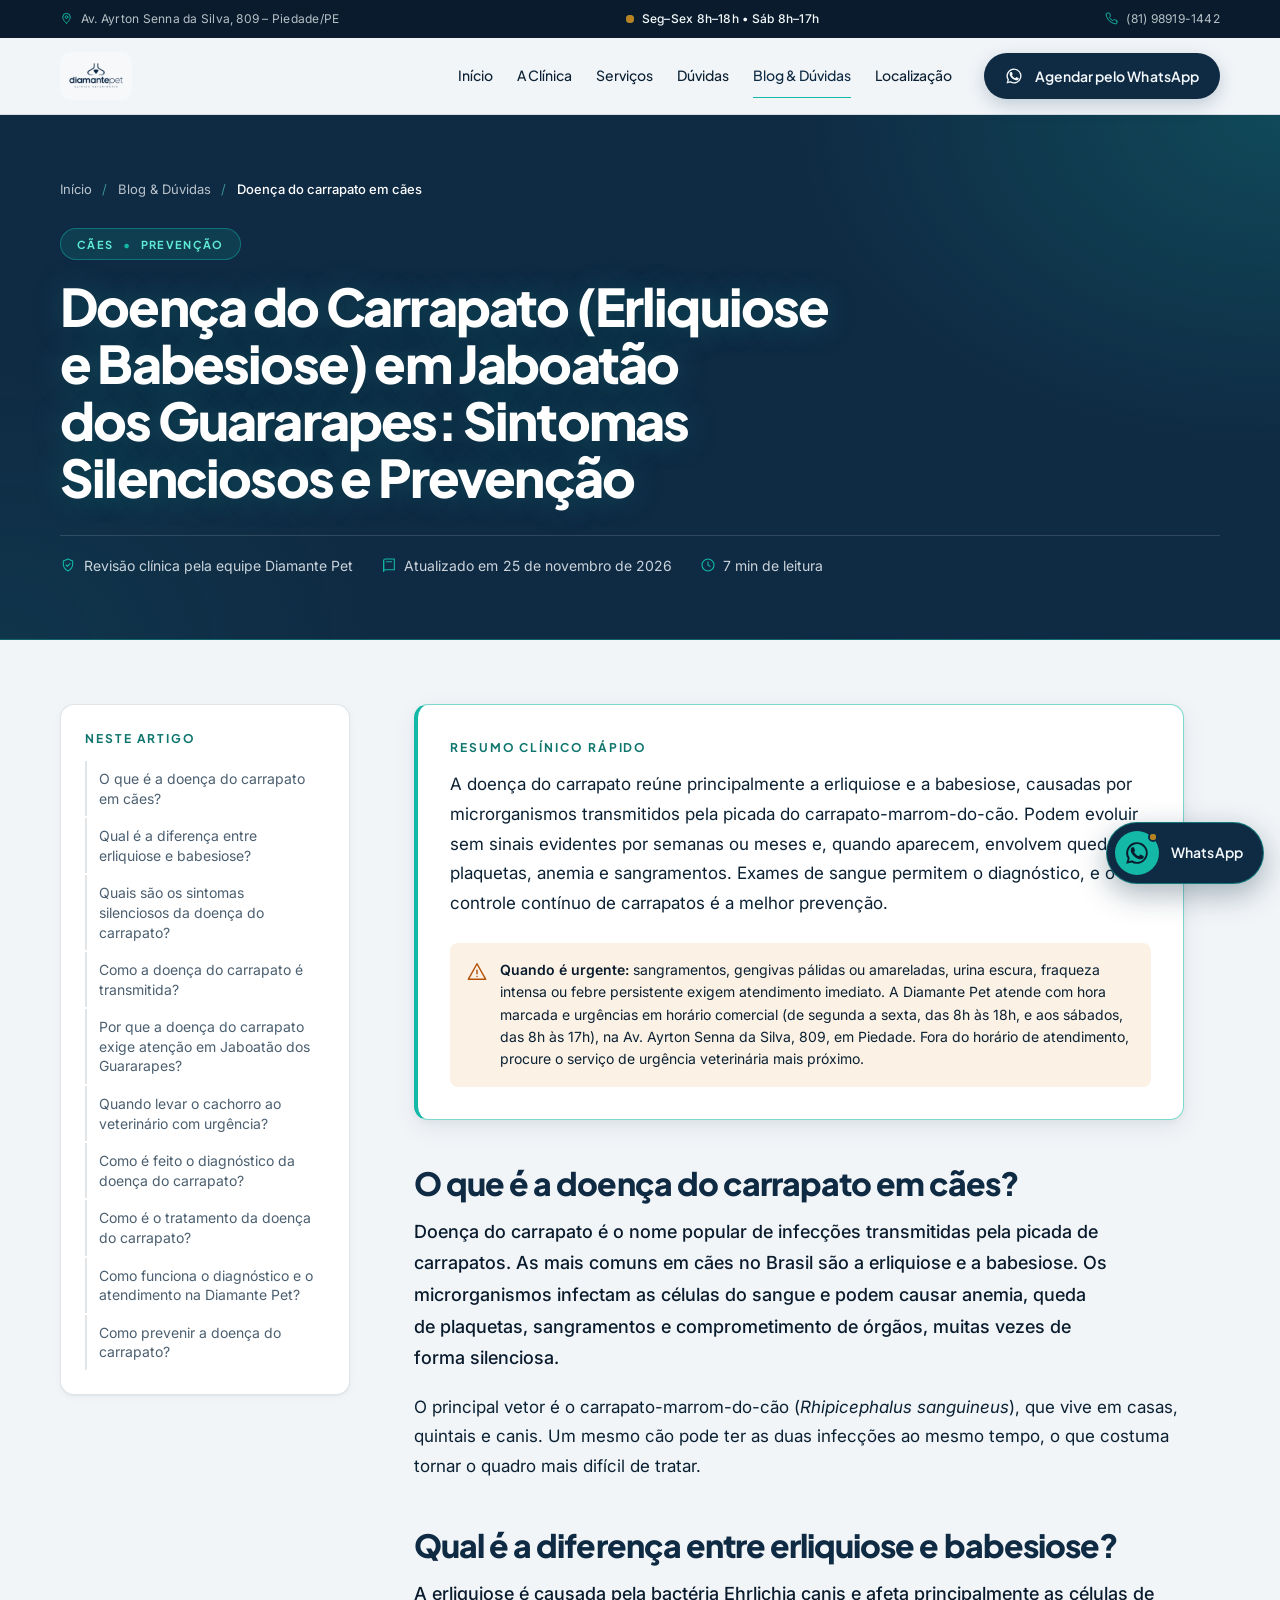
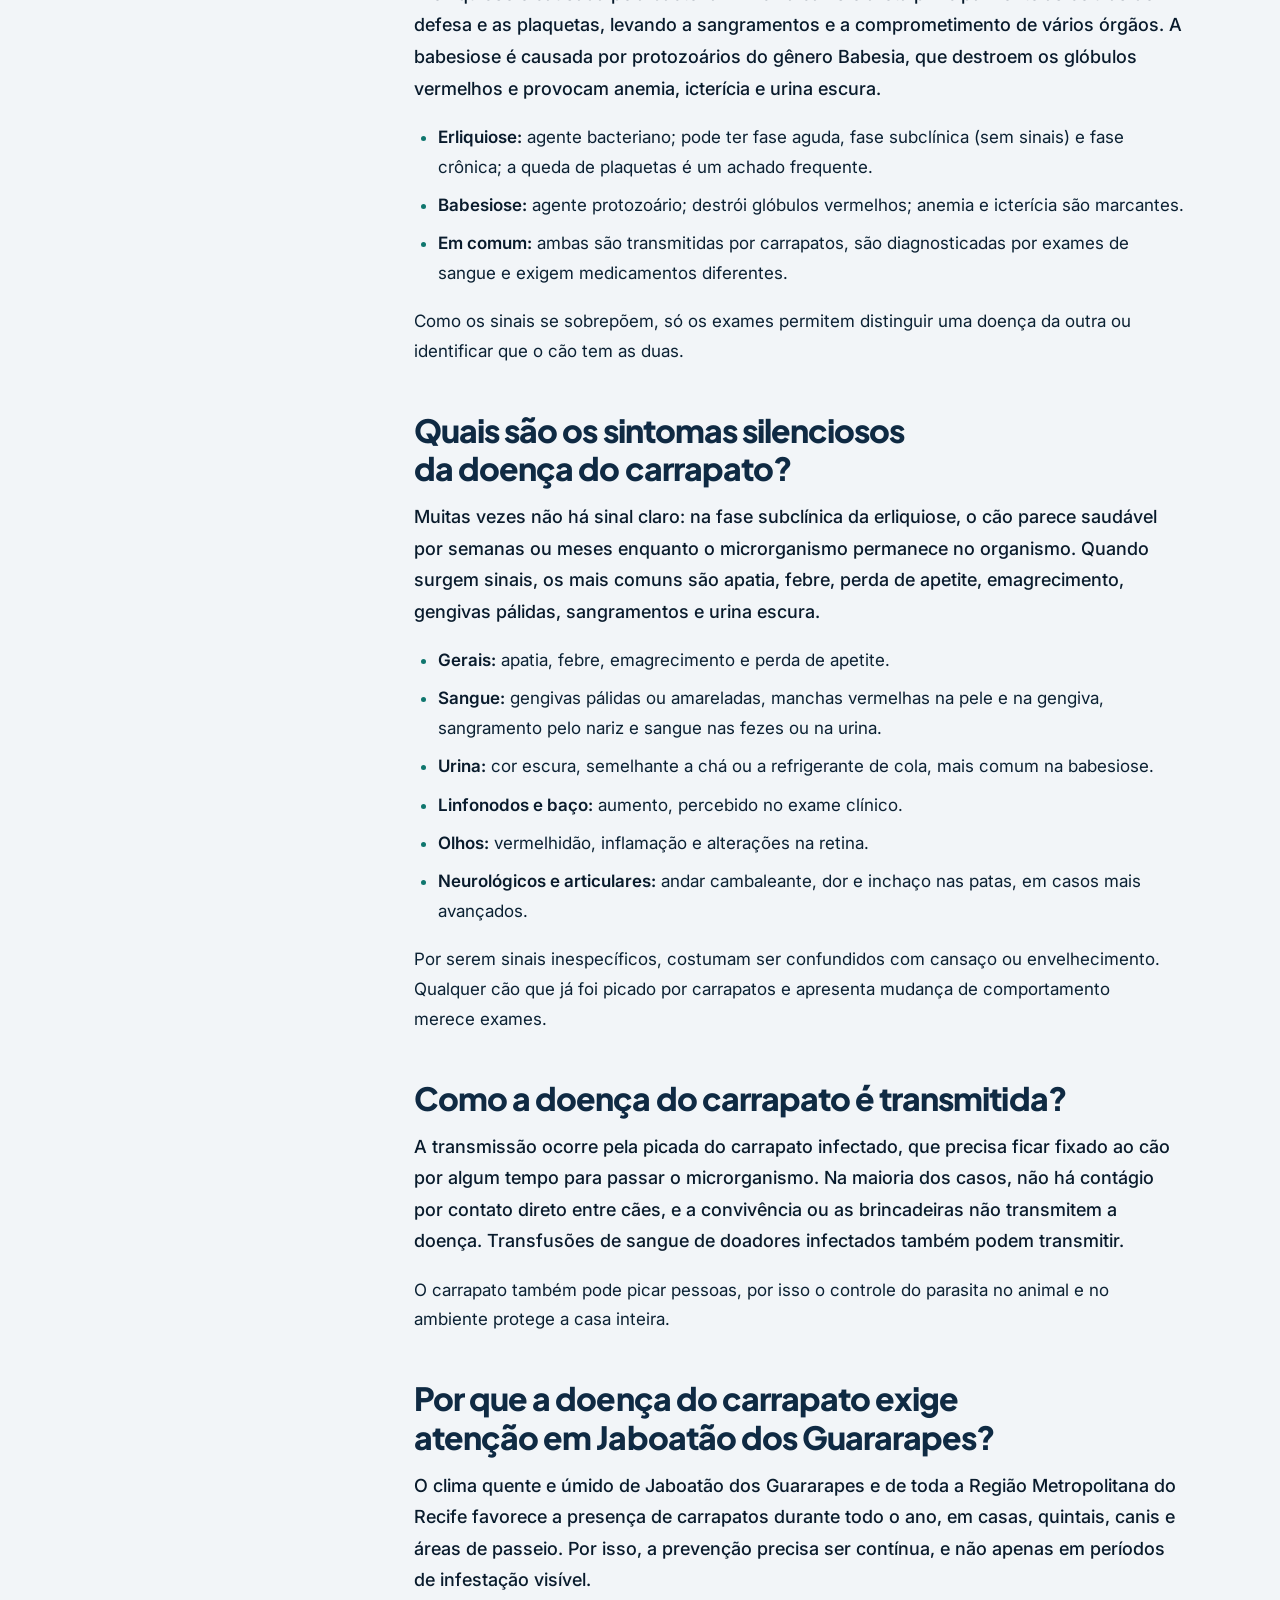
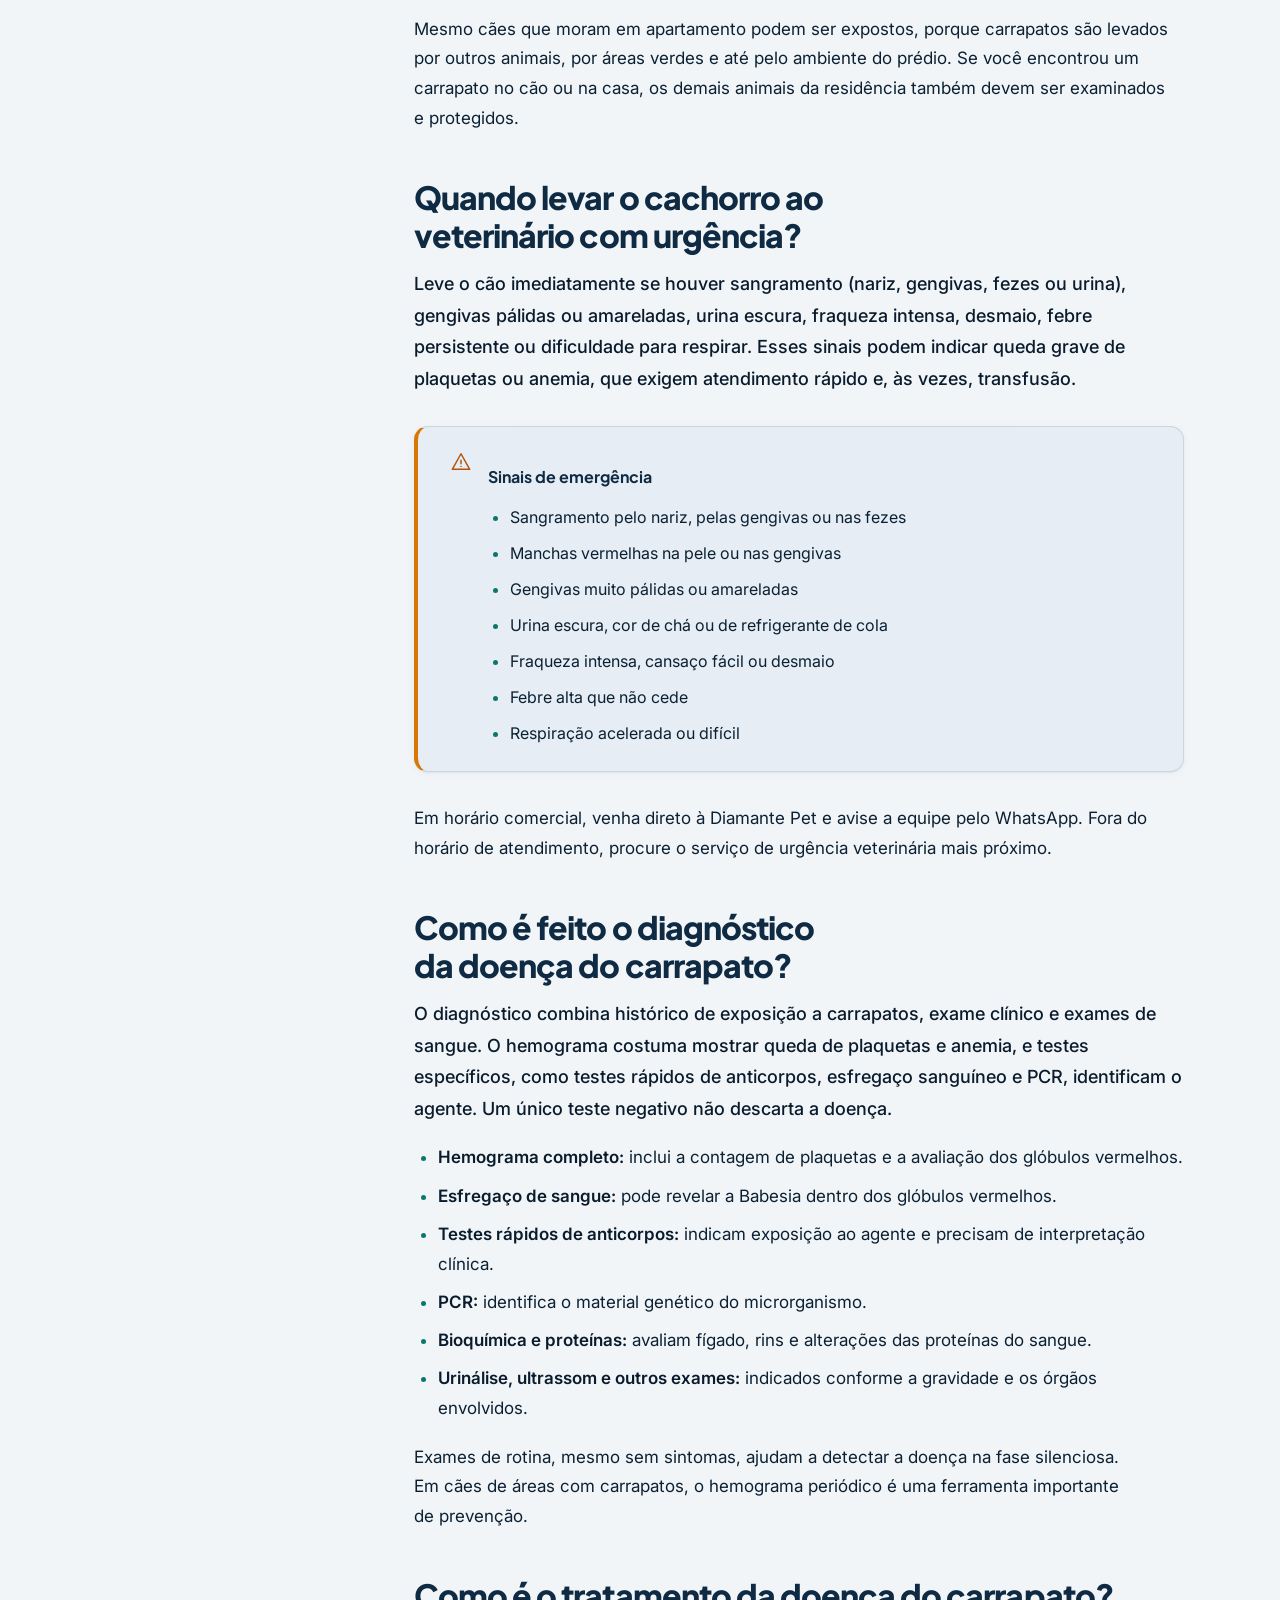
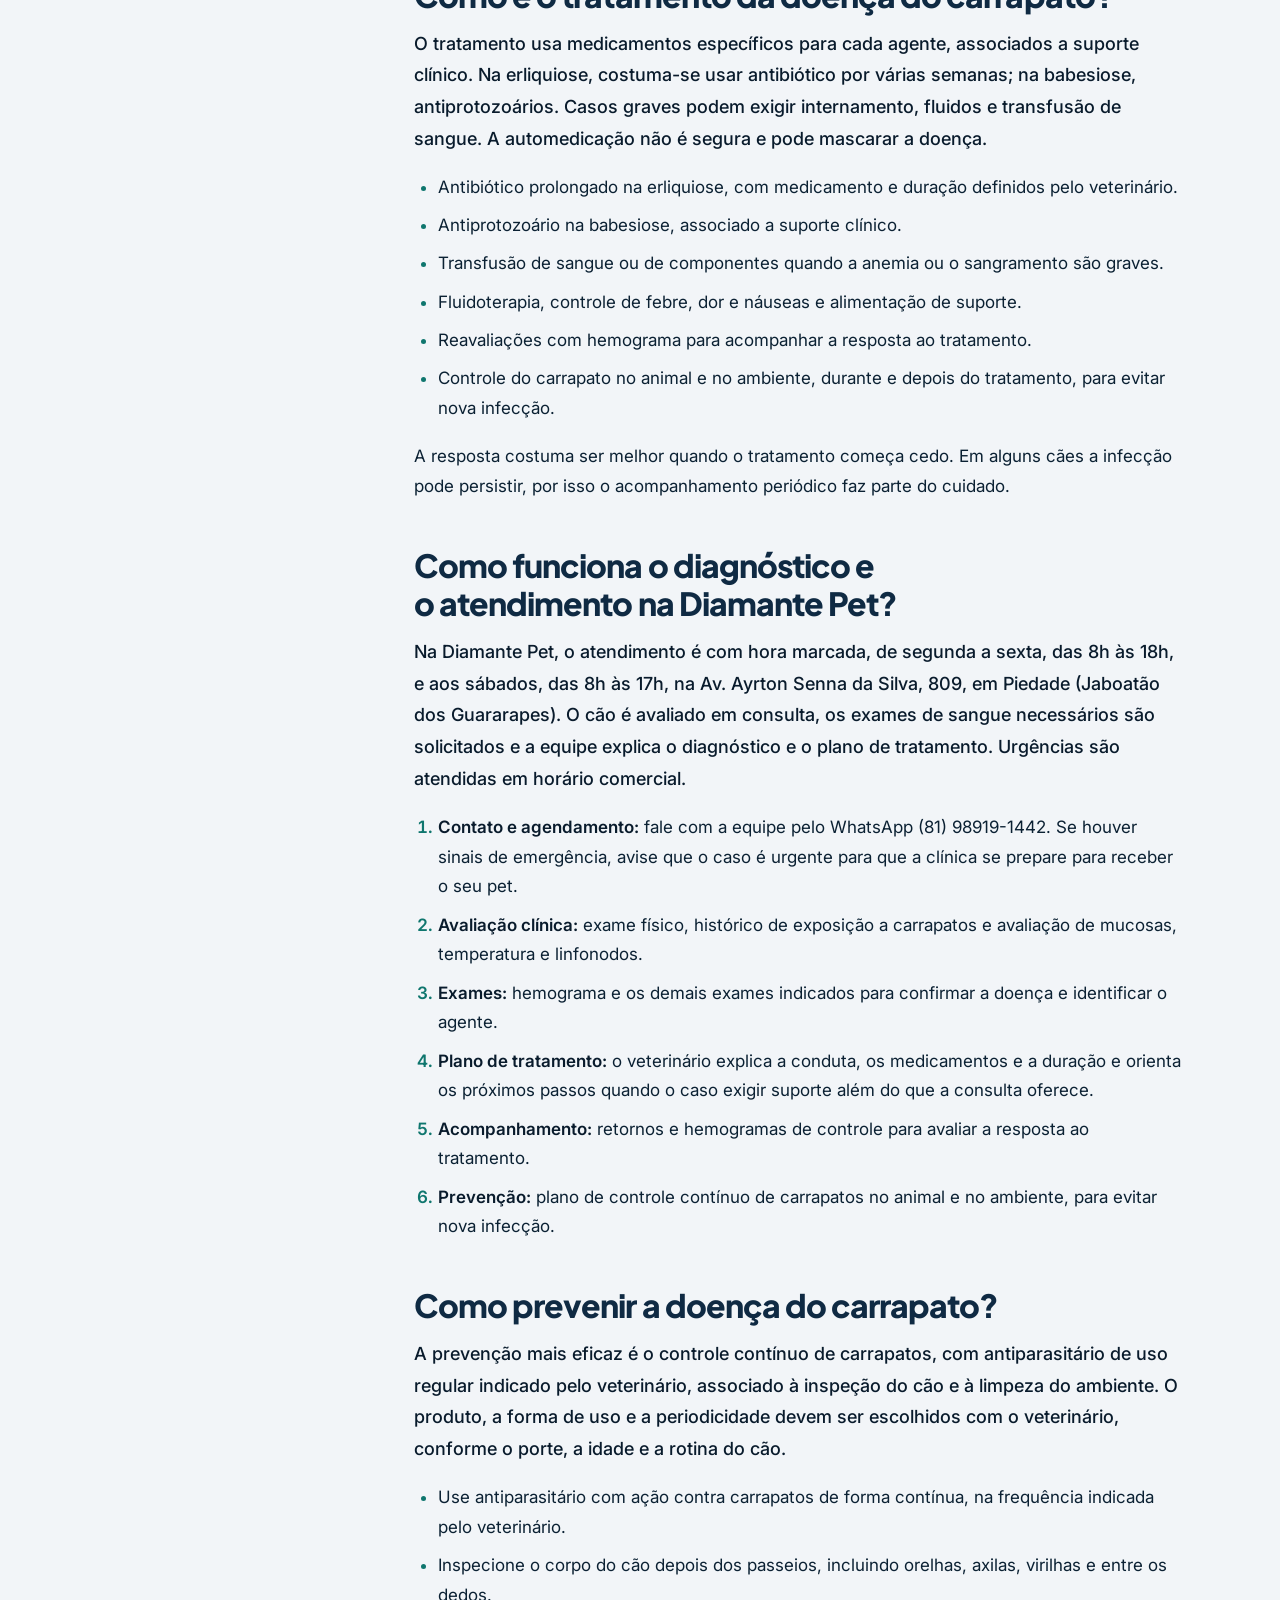
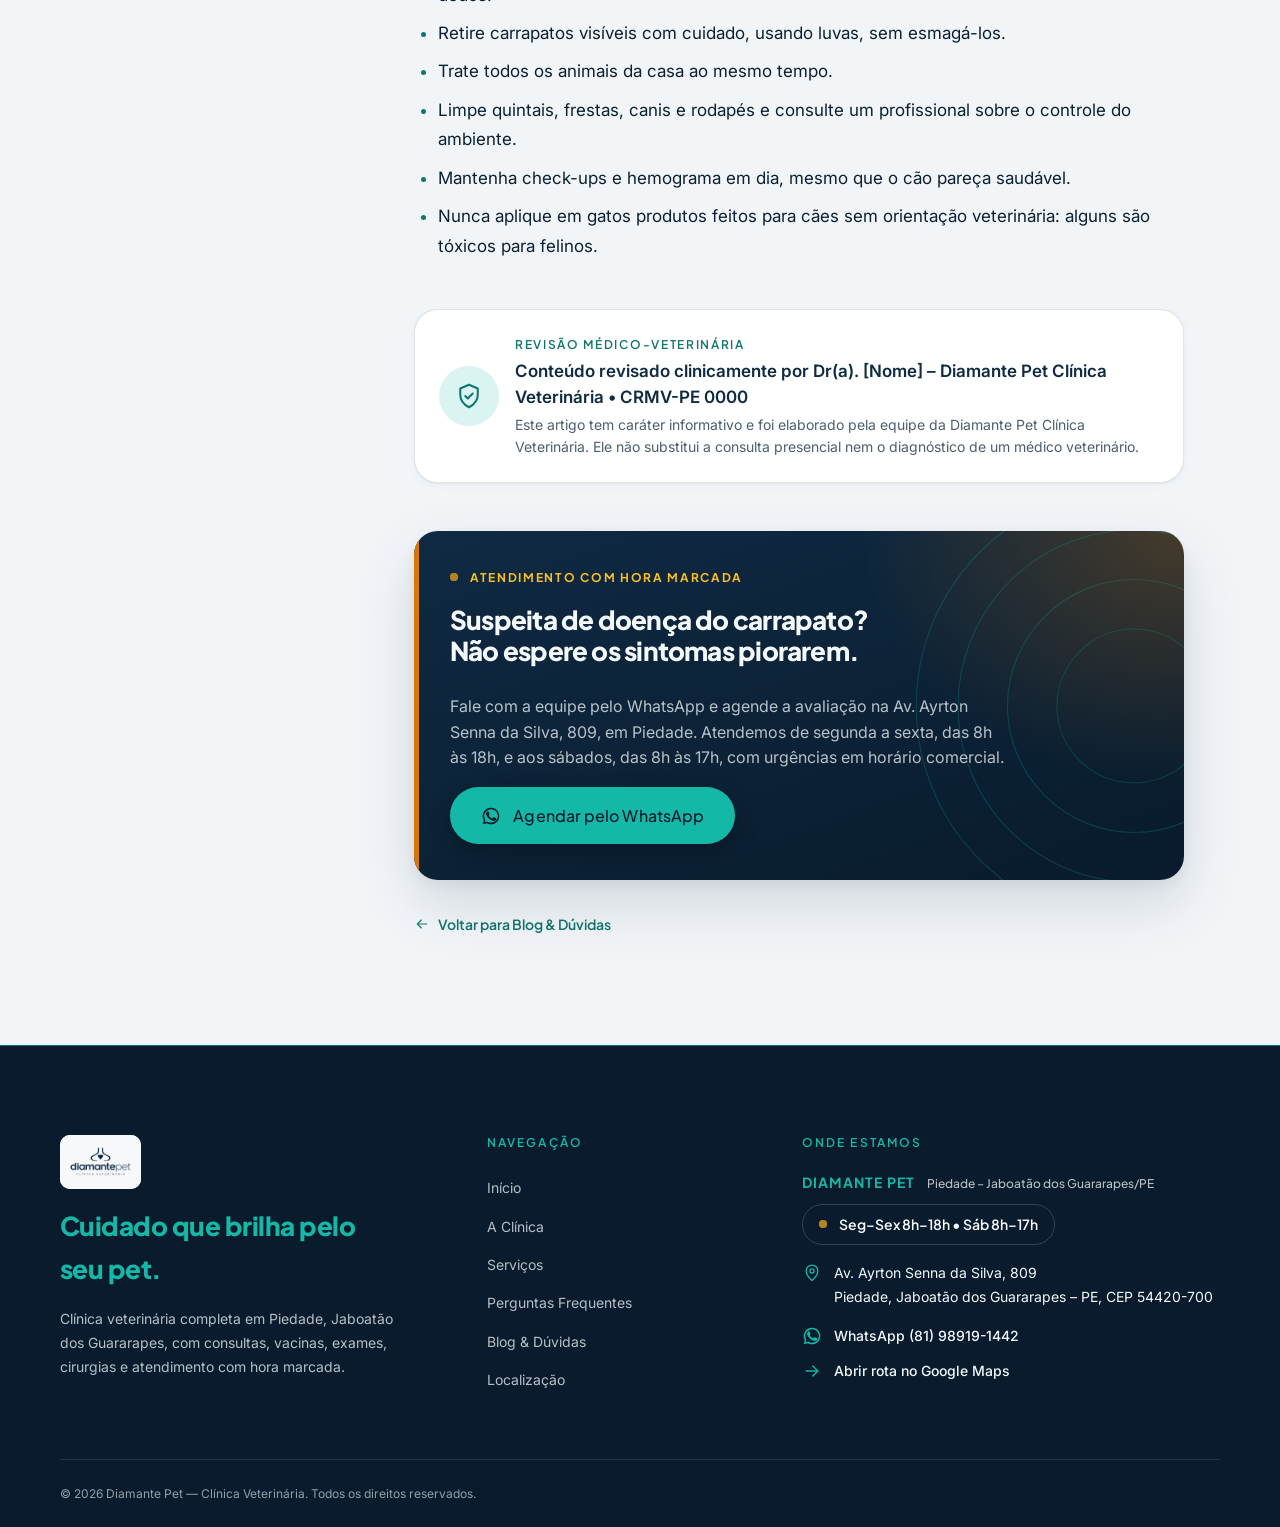
<file: artigo-carrapato.html>
<!DOCTYPE html>
<html lang="pt-BR">
<head>
  <meta charset="utf-8">
  <meta name="viewport" content="width=device-width, initial-scale=1">

  <title>Doença do Carrapato em Cães (Erliquiose e Babesiose) em Jaboatão dos Guararapes: Sintomas e Prevenção | Diamante Pet</title>
  <meta name="description" content="Erliquiose e babesiose podem evoluir sem sinais claros. Conheça os sintomas silenciosos, os exames, o tratamento e como prevenir a doença do carrapato em Jaboatão dos Guararapes.">
  <meta name="theme-color" content="#0F3D5E">

  <!-- Favicon -->
  <link rel="icon" type="image/png" href="favicon.png">

  <!-- Open Graph -->
  <meta property="og:type" content="article">
  <meta property="og:locale" content="pt_BR">
  <meta property="og:site_name" content="Diamante Pet — Clínica Veterinária">
  <meta property="og:title" content="Doença do Carrapato (Erliquiose e Babesiose) em Jaboatão dos Guararapes: Sintomas Silenciosos e Prevenção">
  <meta property="og:description" content="Erliquiose e babesiose podem evoluir sem sinais claros. Conheça os sintomas silenciosos, os exames, o tratamento e como prevenir a doença do carrapato em Jaboatão dos Guararapes.">

  <!-- Fontes -->
  <link rel="preconnect" href="https://fonts.googleapis.com">
  <link rel="preconnect" href="https://fonts.gstatic.com" crossorigin>
  <link href="https://fonts.googleapis.com/css2?family=Inter:wght@400;500;600&family=Plus+Jakarta+Sans:wght@500;600;700;800&display=swap" rel="stylesheet">

  <!-- Estilos -->
  <link rel="stylesheet" href="style.css">

  <!-- Dados estruturados (SEO local e leitura por IAs) -->
  <script type="application/ld+json">
  {
    "@context": "https://schema.org",
    "@graph": [
      {
        "@type": "VeterinaryCare",
        "@id": "#organization",
        "name": "Diamante Pet Clínica Veterinária",
        "alternateName": "Diamante Pet",
        "telephone": "+5581989191442",
        "address": {
          "@type": "PostalAddress",
          "streetAddress": "Av. Ayrton Senna da Silva, 809",
          "addressLocality": "Jaboatão dos Guararapes",
          "addressRegion": "PE",
          "postalCode": "54420-700",
          "addressCountry": "BR"
        },
        "areaServed": {
          "@type": "City",
          "name": "Jaboatão dos Guararapes"
        },
        "openingHoursSpecification": [
          {
            "@type": "OpeningHoursSpecification",
            "dayOfWeek": [
              "Monday",
              "Tuesday",
              "Wednesday",
              "Thursday",
              "Friday"
            ],
            "opens": "08:00",
            "closes": "18:00"
          },
          {
            "@type": "OpeningHoursSpecification",
            "dayOfWeek": "Saturday",
            "opens": "08:00",
            "closes": "17:00"
          }
        ]
      },
      {
        "@type": "WebSite",
        "@id": "#website",
        "name": "Diamante Pet Clínica Veterinária",
        "inLanguage": "pt-BR",
        "publisher": {
          "@id": "#organization"
        }
      },
      {
        "@type": "MedicalCondition",
        "@id": "artigo-carrapato.html#condicao-erliquiose",
        "name": "Erliquiose monocítica canina",
        "alternateName": [
          "Erliquiose",
          "Erliquiose canina",
          "Canine monocytic ehrlichiosis",
          "Doença do carrapato"
        ],
        "description": "Doença transmitida pelo carrapato-marrom-do-cão e causada pela bactéria Ehrlichia canis, que infecta células do sangue e pode causar queda de plaquetas, sangramentos, anemia e comprometimento de vários órgãos.",
        "signOrSymptom": [
          {
            "@type": "MedicalSymptom",
            "name": "Febre e apatia"
          },
          {
            "@type": "MedicalSymptom",
            "name": "Perda de apetite e emagrecimento"
          },
          {
            "@type": "MedicalSymptom",
            "name": "Sangramento pelo nariz e manchas vermelhas na pele"
          },
          {
            "@type": "MedicalSymptom",
            "name": "Gengivas pálidas"
          },
          {
            "@type": "MedicalSymptom",
            "name": "Aumento dos linfonodos e do baço"
          },
          {
            "@type": "MedicalSymptom",
            "name": "Inchaço nos membros"
          },
          {
            "@type": "MedicalSymptom",
            "name": "Alterações nos olhos e no sistema nervoso"
          }
        ],
        "possibleTreatment": {
          "@type": "MedicalTherapy",
          "name": "Antibioticoterapia prolongada, conforme prescrição veterinária, associada a suporte clínico e, quando necessário, transfusão de sangue"
        },
        "riskFactor": {
          "@type": "MedicalRiskFactor",
          "name": "Exposição a carrapatos, ausência de controle parasitário contínuo e ambientes infestados"
        }
      },
      {
        "@type": "MedicalCondition",
        "@id": "artigo-carrapato.html#condicao-babesiose",
        "name": "Babesiose canina",
        "alternateName": [
          "Babesiose",
          "Piroplasmose canina",
          "Canine babesiosis"
        ],
        "description": "Doença causada por protozoários do gênero Babesia, transmitidos por carrapatos, que invadem e destroem os glóbulos vermelhos e provocam anemia hemolítica, icterícia e urina escura.",
        "signOrSymptom": [
          {
            "@type": "MedicalSymptom",
            "name": "Apatia e fraqueza"
          },
          {
            "@type": "MedicalSymptom",
            "name": "Febre"
          },
          {
            "@type": "MedicalSymptom",
            "name": "Gengivas pálidas ou amareladas"
          },
          {
            "@type": "MedicalSymptom",
            "name": "Urina escura"
          },
          {
            "@type": "MedicalSymptom",
            "name": "Respiração e batimentos cardíacos acelerados"
          },
          {
            "@type": "MedicalSymptom",
            "name": "Perda de apetite"
          }
        ],
        "possibleTreatment": {
          "@type": "MedicalTherapy",
          "name": "Medicamentos antiprotozoários, transfusão de sangue nos casos de anemia grave e suporte intensivo, conforme avaliação veterinária"
        },
        "riskFactor": {
          "@type": "MedicalRiskFactor",
          "name": "Exposição a carrapatos, ausência de controle parasitário contínuo e ambientes infestados"
        }
      },
      {
        "@type": [
          "MedicalWebPage",
          "WebPage"
        ],
        "@id": "artigo-carrapato.html#webpage",
        "url": "artigo-carrapato.html",
        "name": "Doença do Carrapato (Erliquiose e Babesiose) em Jaboatão dos Guararapes: Sintomas Silenciosos e Prevenção",
        "description": "Entenda os sintomas silenciosos, a transmissão, o diagnóstico, o tratamento e a prevenção da erliquiose e da babesiose em cães, e como funciona o atendimento na Diamante Pet Clínica Veterinária, em Piedade, Jaboatão dos Guararapes – PE.",
        "inLanguage": "pt-BR",
        "isPartOf": {
          "@id": "#website"
        },
        "about": [
          {
            "@id": "artigo-carrapato.html#condicao-erliquiose"
          },
          {
            "@id": "artigo-carrapato.html#condicao-babesiose"
          }
        ],
        "mainEntity": {
          "@id": "artigo-carrapato.html#article"
        },
        "breadcrumb": {
          "@id": "artigo-carrapato.html#breadcrumb"
        },
        "datePublished": "2026-11-25",
        "dateModified": "2026-11-25",
        "lastReviewed": "2026-11-25",
        "reviewedBy": {
          "@id": "#organization"
        },
        "author": {
          "@id": "#organization"
        },
        "publisher": {
          "@id": "#organization"
        },
        "audience": {
          "@type": "PeopleAudience",
          "audienceType": "Tutores de cães"
        },
        "specialty": "Veterinary medicine",
        "speakable": {
          "@type": "SpeakableSpecification",
          "cssSelector": [
            ".tldr__text",
            ".answer"
          ]
        }
      },
      {
        "@type": "Article",
        "@id": "artigo-carrapato.html#article",
        "headline": "Doença do Carrapato (Erliquiose e Babesiose) em Jaboatão dos Guararapes: Sintomas Silenciosos e Prevenção",
        "description": "Entenda os sintomas silenciosos, a transmissão, o diagnóstico, o tratamento e a prevenção da erliquiose e da babesiose em cães, e como funciona o atendimento na Diamante Pet Clínica Veterinária, em Piedade, Jaboatão dos Guararapes – PE.",
        "inLanguage": "pt-BR",
        "articleSection": "Doenças em cães",
        "keywords": "doença do carrapato, erliquiose canina, babesiose canina, sintomas de erliquiose, carrapato em cães Jaboatão dos Guararapes, veterinário em Piedade, Diamante Pet",
        "datePublished": "2026-11-25",
        "dateModified": "2026-11-25",
        "mainEntityOfPage": {
          "@id": "artigo-carrapato.html#webpage"
        },
        "about": [
          {
            "@id": "artigo-carrapato.html#condicao-erliquiose"
          },
          {
            "@id": "artigo-carrapato.html#condicao-babesiose"
          }
        ],
        "author": {
          "@id": "#organization"
        },
        "reviewedBy": {
          "@id": "#organization"
        },
        "publisher": {
          "@id": "#organization"
        },
        "isAccessibleForFree": true
      },
      {
        "@type": "FAQPage",
        "@id": "artigo-carrapato.html#faq",
        "url": "artigo-carrapato.html",
        "inLanguage": "pt-BR",
        "isPartOf": {
          "@id": "artigo-carrapato.html#webpage"
        },
        "mainEntity": [
          {
            "@type": "Question",
            "name": "O que é a doença do carrapato em cães?",
            "acceptedAnswer": {
              "@type": "Answer",
              "text": "Doença do carrapato é o nome popular de infecções transmitidas pela picada de carrapatos. As mais comuns em cães no Brasil são a erliquiose e a babesiose. Os microrganismos infectam as células do sangue e podem causar anemia, queda de plaquetas, sangramentos e comprometimento de órgãos, muitas vezes de forma silenciosa."
            }
          },
          {
            "@type": "Question",
            "name": "Qual é a diferença entre erliquiose e babesiose?",
            "acceptedAnswer": {
              "@type": "Answer",
              "text": "A erliquiose é causada pela bactéria Ehrlichia canis e afeta principalmente as células de defesa e as plaquetas, levando a sangramentos e a comprometimento de vários órgãos. A babesiose é causada por protozoários do gênero Babesia, que destroem os glóbulos vermelhos e provocam anemia, icterícia e urina escura."
            }
          },
          {
            "@type": "Question",
            "name": "Quais são os sintomas silenciosos da doença do carrapato?",
            "acceptedAnswer": {
              "@type": "Answer",
              "text": "Muitas vezes não há sinal claro: na fase subclínica da erliquiose, o cão parece saudável por semanas ou meses enquanto o microrganismo permanece no organismo. Quando surgem sinais, os mais comuns são apatia, febre, perda de apetite, emagrecimento, gengivas pálidas, sangramentos e urina escura."
            }
          },
          {
            "@type": "Question",
            "name": "Como a doença do carrapato é transmitida?",
            "acceptedAnswer": {
              "@type": "Answer",
              "text": "A transmissão ocorre pela picada do carrapato infectado, que precisa ficar fixado ao cão por algum tempo para passar o microrganismo. Na maioria dos casos, não há contágio por contato direto entre cães, e a convivência ou as brincadeiras não transmitem a doença. Transfusões de sangue de doadores infectados também podem transmitir."
            }
          },
          {
            "@type": "Question",
            "name": "Por que a doença do carrapato exige atenção em Jaboatão dos Guararapes?",
            "acceptedAnswer": {
              "@type": "Answer",
              "text": "O clima quente e úmido de Jaboatão dos Guararapes e de toda a Região Metropolitana do Recife favorece a presença de carrapatos durante todo o ano, em casas, quintais, canis e áreas de passeio. Por isso, a prevenção precisa ser contínua, e não apenas em períodos de infestação visível."
            }
          },
          {
            "@type": "Question",
            "name": "Quando levar o cachorro ao veterinário com urgência?",
            "acceptedAnswer": {
              "@type": "Answer",
              "text": "Leve o cão imediatamente se houver sangramento (nariz, gengivas, fezes ou urina), gengivas pálidas ou amareladas, urina escura, fraqueza intensa, desmaio, febre persistente ou dificuldade para respirar. Esses sinais podem indicar queda grave de plaquetas ou anemia, que exigem atendimento rápido e, às vezes, transfusão."
            }
          },
          {
            "@type": "Question",
            "name": "Como é feito o diagnóstico da doença do carrapato?",
            "acceptedAnswer": {
              "@type": "Answer",
              "text": "O diagnóstico combina histórico de exposição a carrapatos, exame clínico e exames de sangue. O hemograma costuma mostrar queda de plaquetas e anemia, e testes específicos, como testes rápidos de anticorpos, esfregaço sanguíneo e PCR, identificam o agente. Um único teste negativo não descarta a doença."
            }
          },
          {
            "@type": "Question",
            "name": "Como é o tratamento da doença do carrapato?",
            "acceptedAnswer": {
              "@type": "Answer",
              "text": "O tratamento usa medicamentos específicos para cada agente, associados a suporte clínico. Na erliquiose, costuma-se usar antibiótico por várias semanas; na babesiose, antiprotozoários. Casos graves podem exigir internamento, fluidos e transfusão de sangue. A automedicação não é segura e pode mascarar a doença."
            }
          },
          {
            "@type": "Question",
            "name": "Como funciona o diagnóstico e o atendimento na Diamante Pet?",
            "acceptedAnswer": {
              "@type": "Answer",
              "text": "Na Diamante Pet, o atendimento é com hora marcada, de segunda a sexta, das 8h às 18h, e aos sábados, das 8h às 17h, na Av. Ayrton Senna da Silva, 809, em Piedade (Jaboatão dos Guararapes). O cão é avaliado em consulta, os exames de sangue necessários são solicitados e a equipe explica o diagnóstico e o plano de tratamento. Urgências são atendidas em horário comercial."
            }
          },
          {
            "@type": "Question",
            "name": "Como prevenir a doença do carrapato?",
            "acceptedAnswer": {
              "@type": "Answer",
              "text": "A prevenção mais eficaz é o controle contínuo de carrapatos, com antiparasitário de uso regular indicado pelo veterinário, associado à inspeção do cão e à limpeza do ambiente. O produto, a forma de uso e a periodicidade devem ser escolhidos com o veterinário, conforme o porte, a idade e a rotina do cão."
            }
          }
        ]
      },
      {
        "@type": "BreadcrumbList",
        "@id": "artigo-carrapato.html#breadcrumb",
        "itemListElement": [
          {
            "@type": "ListItem",
            "position": 1,
            "name": "Início",
            "item": "index.html"
          },
          {
            "@type": "ListItem",
            "position": 2,
            "name": "Blog & Dúvidas",
            "item": "blog.html"
          },
          {
            "@type": "ListItem",
            "position": 3,
            "name": "Doença do carrapato em cães",
            "item": "artigo-carrapato.html"
          }
        ]
      }
    ]
  }
  </script>

<link rel="icon" type="image/png" href="favicon.png">
</head>
<body>
  <a class="skip-link" href="#conteudo">Ir para o conteúdo principal</a>

  <header class="site-header">

    <!-- Topbar -->
    <div class="topbar">
      <div class="container topbar__inner">
        <span class="topbar__item topbar__address">
          <svg width="13" height="13" viewBox="0 0 24 24" fill="none" stroke="currentColor" stroke-width="1.8" stroke-linecap="round" stroke-linejoin="round" aria-hidden="true">
            <path d="M12 21s7-6.2 7-11.5A7 7 0 0 0 5 9.5C5 14.8 12 21 12 21z"></path>
            <circle cx="12" cy="9.5" r="2.5"></circle>
          </svg>
          Av. Ayrton Senna da Silva, 809 – Piedade/PE
        </span>

        <span class="topbar__item topbar__status" role="status" data-open-status>
          <span class="pulse" aria-hidden="true"></span>
          <span class="js-status-text">Seg–Sex 8h–18h • Sáb 8h–17h</span>
        </span>

        <a class="topbar__item topbar__phone" href="tel:+5581989191442" aria-label="Ligar para (81) 98919-1442">
          <svg width="13" height="13" viewBox="0 0 24 24" fill="none" stroke="currentColor" stroke-width="1.8" stroke-linecap="round" stroke-linejoin="round" aria-hidden="true">
            <path d="M22 16.9v3a2 2 0 0 1-2.2 2 19.8 19.8 0 0 1-8.6-3.1 19.5 19.5 0 0 1-6-6A19.8 19.8 0 0 1 2.1 4.2 2 2 0 0 1 4.1 2h3a2 2 0 0 1 2 1.7c.1 1 .4 1.9.7 2.8a2 2 0 0 1-.5 2.1L8.1 9.9a16 16 0 0 0 6 6l1.3-1.3a2 2 0 0 1 2.1-.4c.9.3 1.8.6 2.8.7a2 2 0 0 1 1.7 2z"></path>
          </svg>
          <span class="topbar__phone-label">(81) 98919-1442</span>
        </a>
      </div>
    </div>

    <!-- Navegação principal -->
    <div class="nav-bar">
      <div class="container nav-bar__inner">

        <a class="brand" href="index.html" aria-label="Diamante Pet — Clínica Veterinária: página inicial">
          <span class="brand__logo"><img src="logo-diamante-pet.png" alt="Logo Diamante Pet Clínica Veterinária" width="753" height="360"></span>
        </a>

        <nav class="nav" id="site-nav" aria-label="Navegação principal">
          <ul class="nav__list">
            <li><a class="nav__link" href="index.html">Início</a></li>
            <li><a class="nav__link" href="index.html#clinica">A Clínica</a></li>
            <li><a class="nav__link" href="index.html#servicos">Serviços</a></li>
            <li><a class="nav__link" href="index.html#faq">Dúvidas</a></li>
            <li><a class="nav__link" href="blog.html" aria-current="page">Blog &amp; Dúvidas</a></li>
            <li><a class="nav__link" href="index.html#localizacao">Localização</a></li>
          </ul>

          <a class="btn btn--primary nav__cta"
             href="https://wa.me/5581989191442?text=Ol%C3%A1%2C%20gostaria%20de%20agendar%20um%20atendimento%20para%20o%20meu%20pet."
             target="_blank" rel="noopener"
             aria-label="Agendar pelo WhatsApp">
            <svg width="18" height="18" viewBox="0 0 24 24" fill="currentColor" aria-hidden="true"><path d="M17.5 14.4c-.3-.1-1.7-.8-2-.9-.3-.1-.5-.1-.7.1-.2.3-.8.9-.9 1.1-.2.2-.3.2-.6.1-.3-.1-1.2-.4-2.3-1.4-.8-.8-1.4-1.7-1.6-2-.2-.3 0-.4.1-.6l.4-.5c.1-.2.2-.3.3-.5.1-.2 0-.4 0-.5-.1-.1-.7-1.6-.9-2.2-.2-.6-.5-.5-.7-.5h-.6c-.2 0-.5.1-.8.4-.3.3-1 1-1 2.5s1.1 2.9 1.2 3.1c.1.2 2.1 3.2 5.1 4.5.7.3 1.3.5 1.7.6.7.2 1.4.2 1.9.1.6-.1 1.7-.7 2-1.4.2-.7.2-1.3.2-1.4-.1-.1-.3-.2-.6-.3z"></path><path d="M12 2a10 10 0 0 0-8.6 15.1L2 22l5-1.3A10 10 0 1 0 12 2zm0 18.2c-1.5 0-3-.4-4.2-1.2l-.3-.2-3 .8.8-2.9-.2-.3A8.2 8.2 0 1 1 12 20.2z"></path></svg>
            <span class="nav__cta-label">Agendar pelo WhatsApp</span>
          </a>

          <button class="menu-toggle" type="button" aria-expanded="false" aria-controls="site-nav" aria-label="Abrir menu">
            <span class="menu-toggle__bars" aria-hidden="true">
              <span></span><span></span><span></span>
            </span>
          </button>
        </nav>

      </div>
    </div>
  </header>

  <main id="conteudo">

    <!-- Cabeçalho do artigo -->
    <header class="article-hero">
      <div class="container">

        <nav class="breadcrumb" aria-label="Você está em">
          <ol>
            <li><a href="index.html">Início</a></li>
            <li><a href="blog.html">Blog &amp; Dúvidas</a></li>
            <li><span aria-current="page">Doença do carrapato em cães</span></li>
          </ol>
        </nav>

        <div class="article-hero__tags">
          <span class="article-tag">Cães</span>
          <span class="article-tag">Prevenção</span>
        </div>

        <h1 class="article-hero__title">Doença do Carrapato (Erliquiose e Babesiose) em Jaboatão dos Guararapes: Sintomas Silenciosos e Prevenção</h1>

        <ul class="article-meta" aria-label="Informações do artigo">
          <li>
            <svg class="icon" width="16" height="16" aria-hidden="true" focusable="false"><use href="#i-shield"></use></svg>
            Revisão clínica pela equipe Diamante Pet
          </li>
          <li>
            <svg class="icon" width="16" height="16" aria-hidden="true" focusable="false"><use href="#i-book"></use></svg>
            Atualizado em <time datetime="2026-11-25">25 de novembro de 2026</time>
          </li>
          <li>
            <svg class="icon" width="16" height="16" aria-hidden="true" focusable="false"><use href="#i-clock"></use></svg>
            7 min de leitura
          </li>
        </ul>

      </div>
    </header>

    <div class="article-section">
      <div class="container article__layout">

        <!-- Sumário lateral -->
        <aside class="toc" aria-label="Neste artigo">
          <p class="toc__title">Neste artigo</p>
          <ol class="toc__list" id="toc-list">
            <li><a href="#o-que-e">O que é a doença do carrapato em cães?</a></li>
            <li><a href="#erliquiose-babesiose">Qual é a diferença entre erliquiose e babesiose?</a></li>
            <li><a href="#sintomas">Quais são os sintomas silenciosos da doença do carrapato?</a></li>
            <li><a href="#transmissao">Como a doença do carrapato é transmitida?</a></li>
            <li><a href="#regiao">Por que a doença do carrapato exige atenção em Jaboatão dos Guararapes?</a></li>
            <li><a href="#quando-urgencia">Quando levar o cachorro ao veterinário com urgência?</a></li>
            <li><a href="#diagnostico">Como é feito o diagnóstico da doença do carrapato?</a></li>
            <li><a href="#tratamento">Como é o tratamento da doença do carrapato?</a></li>
            <li><a href="#atendimento">Como funciona o diagnóstico e o atendimento na Diamante Pet?</a></li>
            <li><a href="#prevencao">Como prevenir a doença do carrapato?</a></li>
          </ol>
        </aside>

        <!-- Corpo do artigo -->
        <article class="article__body prose">

          <!-- Resumo Clínico Rápido (TL;DR) -->
          <aside class="tldr" aria-labelledby="tldr-title">
            <p class="tldr__label" id="tldr-title">Resumo Clínico Rápido</p>
            <p class="tldr__text">
              A doença do carrapato reúne principalmente a erliquiose e a babesiose, causadas por microrganismos transmitidos pela picada do carrapato-marrom-do-cão. Podem evoluir sem sinais evidentes por semanas ou meses e, quando aparecem, envolvem queda de plaquetas, anemia e sangramentos. Exames de sangue permitem o diagnóstico, e o controle contínuo de carrapatos é a melhor prevenção.
            </p>
            <div class="tldr__alert" role="note">
              <svg class="icon" width="22" height="22" aria-hidden="true" focusable="false"><use href="#i-alert"></use></svg>
              <p>
                <strong>Quando é urgente:</strong> sangramentos, gengivas pálidas ou amareladas, urina escura, fraqueza intensa ou febre persistente exigem atendimento imediato. A Diamante Pet atende com hora marcada e urgências em horário comercial (de segunda a sexta, das 8h às 18h, e aos sábados, das 8h às 17h), na Av. Ayrton Senna da Silva, 809, em Piedade. Fora do horário de atendimento, procure o serviço de urgência veterinária mais próximo.
              </p>
            </div>
          </aside>

        <section class="article__section" aria-labelledby="h-o-que-e">
          <h2 id="o-que-e"><span id="h-o-que-e">O que é a doença do carrapato em cães?</span></h2>
          <p class="answer">Doença do carrapato é o nome popular de infecções transmitidas pela picada de carrapatos. As mais comuns em cães no Brasil são a erliquiose e a babesiose. Os microrganismos infectam as células do sangue e podem causar anemia, queda de plaquetas, sangramentos e comprometimento de órgãos, muitas vezes de forma silenciosa.</p>
        <p>O principal vetor é o carrapato-marrom-do-cão (<em>Rhipicephalus sanguineus</em>), que vive em casas, quintais e canis. Um mesmo cão pode ter as duas infecções ao mesmo tempo, o que costuma tornar o quadro mais difícil de tratar.</p>
        </section>

        <section class="article__section" aria-labelledby="h-erliquiose-babesiose">
          <h2 id="erliquiose-babesiose"><span id="h-erliquiose-babesiose">Qual é a diferença entre erliquiose e babesiose?</span></h2>
          <p class="answer">A erliquiose é causada pela bactéria Ehrlichia canis e afeta principalmente as células de defesa e as plaquetas, levando a sangramentos e a comprometimento de vários órgãos. A babesiose é causada por protozoários do gênero Babesia, que destroem os glóbulos vermelhos e provocam anemia, icterícia e urina escura.</p>
        <ul>
          <li><strong>Erliquiose:</strong> agente bacteriano; pode ter fase aguda, fase subclínica (sem sinais) e fase crônica; a queda de plaquetas é um achado frequente.</li>
          <li><strong>Babesiose:</strong> agente protozoário; destrói glóbulos vermelhos; anemia e icterícia são marcantes.</li>
          <li><strong>Em comum:</strong> ambas são transmitidas por carrapatos, são diagnosticadas por exames de sangue e exigem medicamentos diferentes.</li>
        </ul>
        <p>Como os sinais se sobrepõem, só os exames permitem distinguir uma doença da outra ou identificar que o cão tem as duas.</p>
        </section>

        <section class="article__section" aria-labelledby="h-sintomas">
          <h2 id="sintomas"><span id="h-sintomas">Quais são os sintomas silenciosos da doença do carrapato?</span></h2>
          <p class="answer">Muitas vezes não há sinal claro: na fase subclínica da erliquiose, o cão parece saudável por semanas ou meses enquanto o microrganismo permanece no organismo. Quando surgem sinais, os mais comuns são apatia, febre, perda de apetite, emagrecimento, gengivas pálidas, sangramentos e urina escura.</p>
        <ul>
          <li><strong>Gerais:</strong> apatia, febre, emagrecimento e perda de apetite.</li>
          <li><strong>Sangue:</strong> gengivas pálidas ou amareladas, manchas vermelhas na pele e na gengiva, sangramento pelo nariz e sangue nas fezes ou na urina.</li>
          <li><strong>Urina:</strong> cor escura, semelhante a chá ou a refrigerante de cola, mais comum na babesiose.</li>
          <li><strong>Linfonodos e baço:</strong> aumento, percebido no exame clínico.</li>
          <li><strong>Olhos:</strong> vermelhidão, inflamação e alterações na retina.</li>
          <li><strong>Neurológicos e articulares:</strong> andar cambaleante, dor e inchaço nas patas, em casos mais avançados.</li>
        </ul>
        <p>Por serem sinais inespecíficos, costumam ser confundidos com cansaço ou envelhecimento. Qualquer cão que já foi picado por carrapatos e apresenta mudança de comportamento merece exames.</p>
        </section>

        <section class="article__section" aria-labelledby="h-transmissao">
          <h2 id="transmissao"><span id="h-transmissao">Como a doença do carrapato é transmitida?</span></h2>
          <p class="answer">A transmissão ocorre pela picada do carrapato infectado, que precisa ficar fixado ao cão por algum tempo para passar o microrganismo. Na maioria dos casos, não há contágio por contato direto entre cães, e a convivência ou as brincadeiras não transmitem a doença. Transfusões de sangue de doadores infectados também podem transmitir.</p>
        <p>O carrapato também pode picar pessoas, por isso o controle do parasita no animal e no ambiente protege a casa inteira.</p>
        </section>

        <section class="article__section" aria-labelledby="h-regiao">
          <h2 id="regiao"><span id="h-regiao">Por que a doença do carrapato exige atenção em Jaboatão dos Guararapes?</span></h2>
          <p class="answer">O clima quente e úmido de Jaboatão dos Guararapes e de toda a Região Metropolitana do Recife favorece a presença de carrapatos durante todo o ano, em casas, quintais, canis e áreas de passeio. Por isso, a prevenção precisa ser contínua, e não apenas em períodos de infestação visível.</p>
        <p>Mesmo cães que moram em apartamento podem ser expostos, porque carrapatos são levados por outros animais, por áreas verdes e até pelo ambiente do prédio. Se você encontrou um carrapato no cão ou na casa, os demais animais da residência também devem ser examinados e protegidos.</p>
        </section>

        <section class="article__section" aria-labelledby="h-quando-urgencia">
          <h2 id="quando-urgencia"><span id="h-quando-urgencia">Quando levar o cachorro ao veterinário com urgência?</span></h2>
          <p class="answer">Leve o cão imediatamente se houver sangramento (nariz, gengivas, fezes ou urina), gengivas pálidas ou amareladas, urina escura, fraqueza intensa, desmaio, febre persistente ou dificuldade para respirar. Esses sinais podem indicar queda grave de plaquetas ou anemia, que exigem atendimento rápido e, às vezes, transfusão.</p>
        <div class="callout" role="note">
          <span class="callout__icon"><svg class="icon" width="22" height="22" aria-hidden="true" focusable="false"><use href="#i-alert"></use></svg></span>
          <div>
            <p class="callout__title">Sinais de emergência</p>
            <ul>
              <li>Sangramento pelo nariz, pelas gengivas ou nas fezes</li>
              <li>Manchas vermelhas na pele ou nas gengivas</li>
              <li>Gengivas muito pálidas ou amareladas</li>
              <li>Urina escura, cor de chá ou de refrigerante de cola</li>
              <li>Fraqueza intensa, cansaço fácil ou desmaio</li>
              <li>Febre alta que não cede</li>
              <li>Respiração acelerada ou difícil</li>
            </ul>
          </div>
        </div>
        <p>Em horário comercial, venha direto à Diamante Pet e avise a equipe pelo WhatsApp. Fora do horário de atendimento, procure o serviço de urgência veterinária mais próximo.</p>
        </section>

        <section class="article__section" aria-labelledby="h-diagnostico">
          <h2 id="diagnostico"><span id="h-diagnostico">Como é feito o diagnóstico da doença do carrapato?</span></h2>
          <p class="answer">O diagnóstico combina histórico de exposição a carrapatos, exame clínico e exames de sangue. O hemograma costuma mostrar queda de plaquetas e anemia, e testes específicos, como testes rápidos de anticorpos, esfregaço sanguíneo e PCR, identificam o agente. Um único teste negativo não descarta a doença.</p>
        <ul>
          <li><strong>Hemograma completo:</strong> inclui a contagem de plaquetas e a avaliação dos glóbulos vermelhos.</li>
          <li><strong>Esfregaço de sangue:</strong> pode revelar a Babesia dentro dos glóbulos vermelhos.</li>
          <li><strong>Testes rápidos de anticorpos:</strong> indicam exposição ao agente e precisam de interpretação clínica.</li>
          <li><strong>PCR:</strong> identifica o material genético do microrganismo.</li>
          <li><strong>Bioquímica e proteínas:</strong> avaliam fígado, rins e alterações das proteínas do sangue.</li>
          <li><strong>Urinálise, ultrassom e outros exames:</strong> indicados conforme a gravidade e os órgãos envolvidos.</li>
        </ul>
        <p>Exames de rotina, mesmo sem sintomas, ajudam a detectar a doença na fase silenciosa. Em cães de áreas com carrapatos, o hemograma periódico é uma ferramenta importante de prevenção.</p>
        </section>

        <section class="article__section" aria-labelledby="h-tratamento">
          <h2 id="tratamento"><span id="h-tratamento">Como é o tratamento da doença do carrapato?</span></h2>
          <p class="answer">O tratamento usa medicamentos específicos para cada agente, associados a suporte clínico. Na erliquiose, costuma-se usar antibiótico por várias semanas; na babesiose, antiprotozoários. Casos graves podem exigir internamento, fluidos e transfusão de sangue. A automedicação não é segura e pode mascarar a doença.</p>
        <ul>
          <li>Antibiótico prolongado na erliquiose, com medicamento e duração definidos pelo veterinário.</li>
          <li>Antiprotozoário na babesiose, associado a suporte clínico.</li>
          <li>Transfusão de sangue ou de componentes quando a anemia ou o sangramento são graves.</li>
          <li>Fluidoterapia, controle de febre, dor e náuseas e alimentação de suporte.</li>
          <li>Reavaliações com hemograma para acompanhar a resposta ao tratamento.</li>
          <li>Controle do carrapato no animal e no ambiente, durante e depois do tratamento, para evitar nova infecção.</li>
        </ul>
        <p>A resposta costuma ser melhor quando o tratamento começa cedo. Em alguns cães a infecção pode persistir, por isso o acompanhamento periódico faz parte do cuidado.</p>
        </section>

        <section class="article__section" aria-labelledby="h-atendimento">
          <h2 id="atendimento"><span id="h-atendimento">Como funciona o diagnóstico e o atendimento na Diamante Pet?</span></h2>
          <p class="answer">Na Diamante Pet, o atendimento é com hora marcada, de segunda a sexta, das 8h às 18h, e aos sábados, das 8h às 17h, na Av. Ayrton Senna da Silva, 809, em Piedade (Jaboatão dos Guararapes). O cão é avaliado em consulta, os exames de sangue necessários são solicitados e a equipe explica o diagnóstico e o plano de tratamento. Urgências são atendidas em horário comercial.</p>
        <ol>
          <li><strong>Contato e agendamento:</strong> fale com a equipe pelo WhatsApp (81) 98919-1442. Se houver sinais de emergência, avise que o caso é urgente para que a clínica se prepare para receber o seu pet.</li>
          <li><strong>Avaliação clínica:</strong> exame físico, histórico de exposição a carrapatos e avaliação de mucosas, temperatura e linfonodos.</li>
          <li><strong>Exames:</strong> hemograma e os demais exames indicados para confirmar a doença e identificar o agente.</li>
          <li><strong>Plano de tratamento:</strong> o veterinário explica a conduta, os medicamentos e a duração e orienta os próximos passos quando o caso exigir suporte além do que a consulta oferece.</li>
          <li><strong>Acompanhamento:</strong> retornos e hemogramas de controle para avaliar a resposta ao tratamento.</li>
          <li><strong>Prevenção:</strong> plano de controle contínuo de carrapatos no animal e no ambiente, para evitar nova infecção.</li>
        </ol>
        </section>

        <section class="article__section" aria-labelledby="h-prevencao">
          <h2 id="prevencao"><span id="h-prevencao">Como prevenir a doença do carrapato?</span></h2>
          <p class="answer">A prevenção mais eficaz é o controle contínuo de carrapatos, com antiparasitário de uso regular indicado pelo veterinário, associado à inspeção do cão e à limpeza do ambiente. O produto, a forma de uso e a periodicidade devem ser escolhidos com o veterinário, conforme o porte, a idade e a rotina do cão.</p>
        <ul>
          <li>Use antiparasitário com ação contra carrapatos de forma contínua, na frequência indicada pelo veterinário.</li>
          <li>Inspecione o corpo do cão depois dos passeios, incluindo orelhas, axilas, virilhas e entre os dedos.</li>
          <li>Retire carrapatos visíveis com cuidado, usando luvas, sem esmagá-los.</li>
          <li>Trate todos os animais da casa ao mesmo tempo.</li>
          <li>Limpe quintais, frestas, canis e rodapés e consulte um profissional sobre o controle do ambiente.</li>
          <li>Mantenha check-ups e hemograma em dia, mesmo que o cão pareça saudável.</li>
          <li>Nunca aplique em gatos produtos feitos para cães sem orientação veterinária: alguns são tóxicos para felinos.</li>
        </ul>
        </section>

          <!-- Bloco de autoridade médica (E-E-A-T) -->
          <aside class="author-box" aria-labelledby="author-title">
            <span class="author-box__seal" aria-hidden="true">
              <svg class="icon" width="30" height="30" focusable="false"><use href="#i-shield"></use></svg>
            </span>
            <div class="author-box__body">
              <p class="author-box__label" id="author-title">Revisão médico-veterinária</p>
              <!-- EDITAR: substitua [Nome] pelo nome do médico revisor e 0000 pelo número do CRMV-PE -->
              <p class="author-box__text">Conteúdo revisado clinicamente por Dr(a). [Nome] – Diamante Pet Clínica Veterinária • CRMV-PE 0000</p>
              <p class="author-box__note">
                Este artigo tem caráter informativo e foi elaborado pela equipe da Diamante Pet Clínica Veterinária. Ele não substitui a consulta presencial nem o diagnóstico de um médico veterinário.
              </p>
            </div>
          </aside>

          <!-- CTA contextual -->
          <aside class="emergency-cta" aria-labelledby="cta-title">
            <svg class="emergency-cta__rings" viewBox="0 0 400 400" aria-hidden="true" focusable="false">
              <g fill="none" stroke="currentColor" stroke-width="1">
                <circle cx="200" cy="200" r="70"></circle>
                <circle cx="200" cy="200" r="115"></circle>
                <circle cx="200" cy="200" r="160"></circle>
                <circle cx="200" cy="200" r="198"></circle>
              </g>
            </svg>
            <div class="emergency-cta__content">
              <span class="emergency-cta__status">
                <span class="pulse" aria-hidden="true"></span>
                Atendimento com hora marcada
              </span>
              <h2 class="emergency-cta__title" id="cta-title">Suspeita de doença do carrapato? Não espere os sintomas piorarem.</h2>
              <p class="emergency-cta__text">
                Fale com a equipe pelo WhatsApp e agende a avaliação na Av. Ayrton Senna da Silva, 809, em Piedade. Atendemos de segunda a sexta, das 8h às 18h, e aos sábados, das 8h às 17h, com urgências em horário comercial.
              </p>
              <a class="btn btn--accent btn--lg"
                 href="https://wa.me/5581989191442?text=Ol%C3%A1%2C%20meu%20cachorro%20teve%20carrapato%20e%20est%C3%A1%20com%20sinais%20de%20doen%C3%A7a%20do%20carrapato.%20Preciso%20de%20atendimento."
                 target="_blank" rel="noopener">
                <svg class="icon-fill" width="20" height="20" aria-hidden="true" focusable="false"><use href="#i-wa"></use></svg>
                Agendar pelo WhatsApp
              </a>
            </div>
          </aside>

          <a class="article__back" href="blog.html">
            <svg class="icon article__back-icon" width="16" height="16" aria-hidden="true" focusable="false"><use href="#i-arrow"></use></svg>
            Voltar para Blog &amp; Dúvidas
          </a>

        </article>

      </div>
    </div>

  </main>

  <svg width="0" height="0" style="position:absolute" aria-hidden="true" focusable="false">
      <defs>
        <symbol id="i-clock" viewBox="0 0 24 24"><circle cx="12" cy="12" r="9"></circle><path d="M12 7v5l3 2"></path></symbol>
        <symbol id="i-scan" viewBox="0 0 24 24"><path d="M4 8V6a2 2 0 0 1 2-2h2M16 4h2a2 2 0 0 1 2 2v2M20 16v2a2 2 0 0 1-2 2h-2M8 20H6a2 2 0 0 1-2-2v-2"></path><path d="M7 12h3l1.5-3 2 6 1.5-3H17"></path></symbol>
        <symbol id="i-check" viewBox="0 0 24 24"><path d="M5 12.5l4.5 4.5L19 7.5"></path></symbol>
        <symbol id="i-arrow" viewBox="0 0 24 24"><path d="M5 12h14"></path><path d="M13 6l6 6-6 6"></path></symbol>
        <symbol id="i-pin" viewBox="0 0 24 24"><path d="M12 21s7-6.2 7-11.5A7 7 0 0 0 5 9.5C5 14.8 12 21 12 21z"></path><circle cx="12" cy="9.5" r="2.5"></circle></symbol>
        <symbol id="i-phone" viewBox="0 0 24 24"><path d="M22 16.9v3a2 2 0 0 1-2.2 2 19.8 19.8 0 0 1-8.6-3.1 19.5 19.5 0 0 1-6-6A19.8 19.8 0 0 1 2.1 4.2 2 2 0 0 1 4.1 2h3a2 2 0 0 1 2 1.7c.1 1 .4 1.9.7 2.8a2 2 0 0 1-.5 2.1L8.1 9.9a16 16 0 0 0 6 6l1.3-1.3a2 2 0 0 1 2.1-.4c.9.3 1.8.6 2.8.7a2 2 0 0 1 1.7 2z"></path></symbol>
        <symbol id="i-wa" viewBox="0 0 24 24"><path d="M17.5 14.4c-.3-.1-1.7-.8-2-.9-.3-.1-.5-.1-.7.1-.2.3-.8.9-.9 1.1-.2.2-.3.2-.6.1-.3-.1-1.2-.4-2.3-1.4-.8-.8-1.4-1.7-1.6-2-.2-.3 0-.4.1-.6l.4-.5c.1-.2.2-.3.3-.5.1-.2 0-.4 0-.5-.1-.1-.7-1.6-.9-2.2-.2-.6-.5-.5-.7-.5h-.6c-.2 0-.5.1-.8.4-.3.3-1 1-1 2.5s1.1 2.9 1.2 3.1c.1.2 2.1 3.2 5.1 4.5.7.3 1.3.5 1.7.6.7.2 1.4.2 1.9.1.6-.1 1.7-.7 2-1.4.2-.7.2-1.3.2-1.4-.1-.1-.3-.2-.6-.3z"></path><path d="M12 2a10 10 0 0 0-8.6 15.1L2 22l5-1.3A10 10 0 1 0 12 2zm0 18.2c-1.5 0-3-.4-4.2-1.2l-.3-.2-3 .8.8-2.9-.2-.3A8.2 8.2 0 1 1 12 20.2z"></path></symbol>
        <symbol id="i-heart" viewBox="0 0 24 24"><path d="M12 20s-7-4.4-7-10a4 4 0 0 1 7-2.6A4 4 0 0 1 19 10c0 5.6-7 10-7 10z"></path></symbol>
        <symbol id="i-stetho" viewBox="0 0 24 24"><path d="M6 3v6a4 4 0 0 0 8 0V3"></path><path d="M10 13v2a5 5 0 0 0 10 0v-1"></path><circle cx="20" cy="12" r="2"></circle></symbol>
        <symbol id="i-shield" viewBox="0 0 24 24"><path d="M12 3l7 3v5c0 4.5-3 8-7 10-4-2-7-5.5-7-10V6z"></path><path d="M9 12l2 2 4-4"></path></symbol>
        <symbol id="i-scalpel" viewBox="0 0 24 24"><path d="M3 21l8-8"></path><path d="M11 13l6-9 3 3-9 6z"></path></symbol>
              <symbol id="i-alert" viewBox="0 0 24 24"><path d="M12 3l9.5 17h-19z"></path><path d="M12 10v4M12 17h.01"></path></symbol>
        <symbol id="i-book" viewBox="0 0 24 24"><path d="M4 5.5A2.5 2.5 0 0 1 6.5 3H20v16H6.5A2.5 2.5 0 0 0 4 21.5z"></path><path d="M4 21.5V5.5M8 7h8"></path></symbol>
      </defs>
    </svg>

  <footer class="site-footer" aria-labelledby="footer-title">
    <div class="container">

      <div class="footer__grid">

        <div class="footer__brand">
          <a class="brand brand--footer" href="index.html" aria-label="Diamante Pet — Clínica Veterinária: página inicial">
          <span class="brand__logo"><img src="logo-diamante-pet.png" alt="Logo Diamante Pet Clínica Veterinária" width="753" height="360"></span>
        </a>
          <span class="sr-only" id="footer-title">Diamante Pet — Clínica Veterinária</span>
          <p class="footer__slogan">Cuidado que brilha pelo seu pet.</p>
          <p class="footer__about">
            Clínica veterinária completa em Piedade, Jaboatão dos Guararapes, com consultas, vacinas, exames, cirurgias e atendimento com hora marcada.
          </p>
        </div>

        <nav class="footer__col" aria-label="Links rápidos">
          <h2 class="footer__heading">Navegação</h2>
          <ul class="footer__links">
            <li><a href="index.html">Início</a></li>
            <li><a href="index.html#clinica">A Clínica</a></li>
            <li><a href="index.html#servicos">Serviços</a></li>
            <li><a href="index.html#faq">Perguntas Frequentes</a></li>
            <li><a href="blog.html">Blog &amp; Dúvidas</a></li>
            <li><a href="index.html#localizacao">Localização</a></li>
          </ul>
        </nav>

        <div class="footer__col footer__col--units">
          <h2 class="footer__heading">Onde estamos</h2>

          <div class="footer__unit">
            <h3 class="footer__unit-title">Diamante Pet <small>Piedade – Jaboatão dos Guararapes/PE</small></h3>
            <p class="footer__status" data-open-status>
              <span class="pulse" aria-hidden="true"></span>
              <span class="js-status-text">Seg–Sex 8h–18h • Sáb 8h–17h</span>
            </p>
            <address class="footer__address">
              <svg class="icon" width="20" height="20" aria-hidden="true" focusable="false"><use href="#i-pin"></use></svg>
              <span>Av. Ayrton Senna da Silva, 809<br>Piedade, Jaboatão dos Guararapes – PE, CEP 54420-700</span>
            </address>
            <a class="footer__contact" href="https://wa.me/5581989191442?text=Ol%C3%A1%2C%20gostaria%20de%20agendar%20um%20atendimento%20para%20o%20meu%20pet." target="_blank" rel="noopener" aria-label="WhatsApp da Diamante Pet: (81) 98919-1442">
              <svg class="icon-fill" width="20" height="20" aria-hidden="true" focusable="false"><use href="#i-wa"></use></svg>
              <span>WhatsApp (81) 98919-1442</span>
            </a>
            <a class="footer__contact" href="https://www.google.com/maps/search/?api=1&amp;query=Av.+Ayrton+Senna+da+Silva%2C+809%2C+Piedade%2C+Jaboat%C3%A3o+dos+Guararapes+-+PE%2C+54420-700" target="_blank" rel="noopener">
              <svg class="icon" width="20" height="20" aria-hidden="true" focusable="false"><use href="#i-arrow"></use></svg>
              <span>Abrir rota no Google Maps</span>
            </a>
          </div>
        </div>

      </div>

      <div class="footer__bottom">
        <p>&copy; <span id="footer-year">2026</span> Diamante Pet — Clínica Veterinária. Todos os direitos reservados.</p>
      </div>

    </div>
  </footer>

  <a class="wa-float"
     href="https://wa.me/5581989191442?text=Ol%C3%A1%2C%20gostaria%20de%20falar%20com%20a%20Diamante%20Pet."
     target="_blank" rel="noopener"
     aria-label="Falar pelo WhatsApp (81) 98919-1442">
    <span class="wa-float__icon">
      <svg class="icon-fill" width="26" height="26" aria-hidden="true" focusable="false"><use href="#i-wa"></use></svg>
      <span class="wa-float__dot pulse" aria-hidden="true"></span>
    </span>
    <span class="wa-float__label">WhatsApp</span>
  </a>

  <script src="script.js" defer></script>
</body>
</html>
</file>
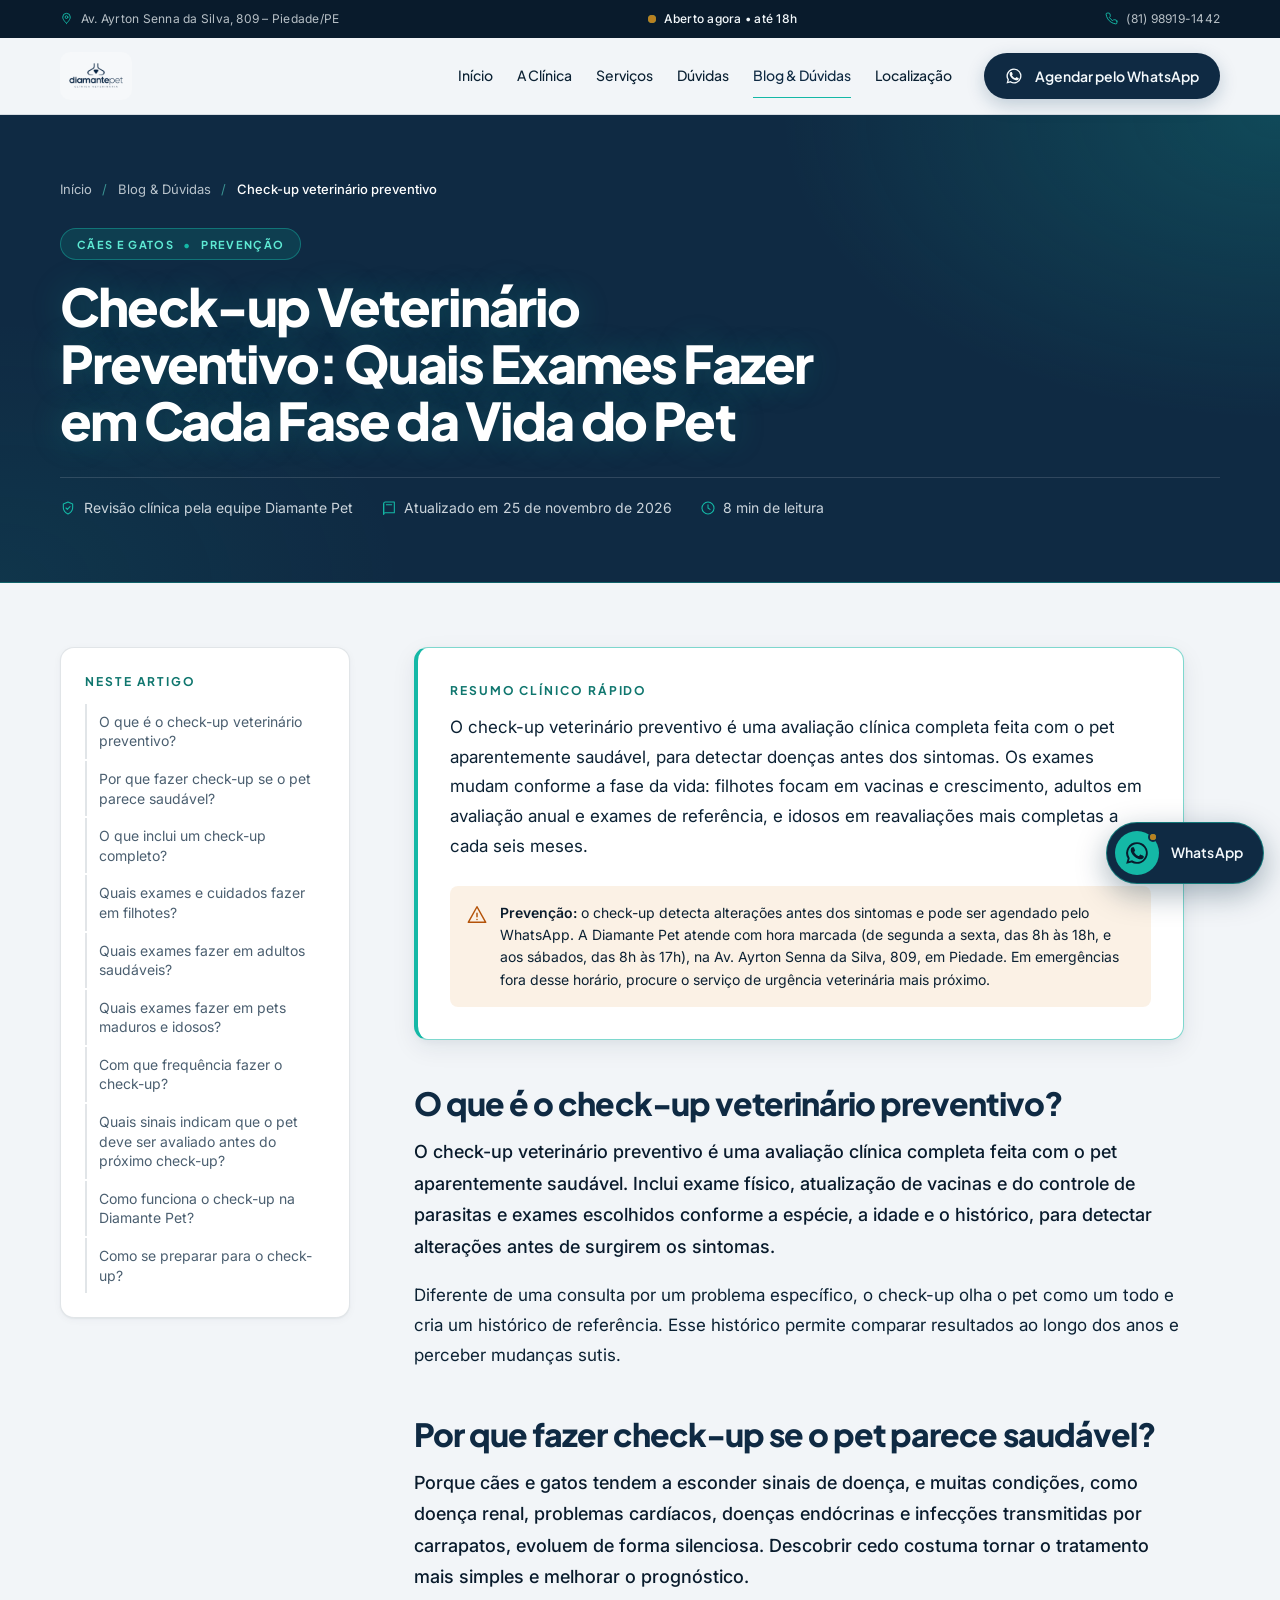
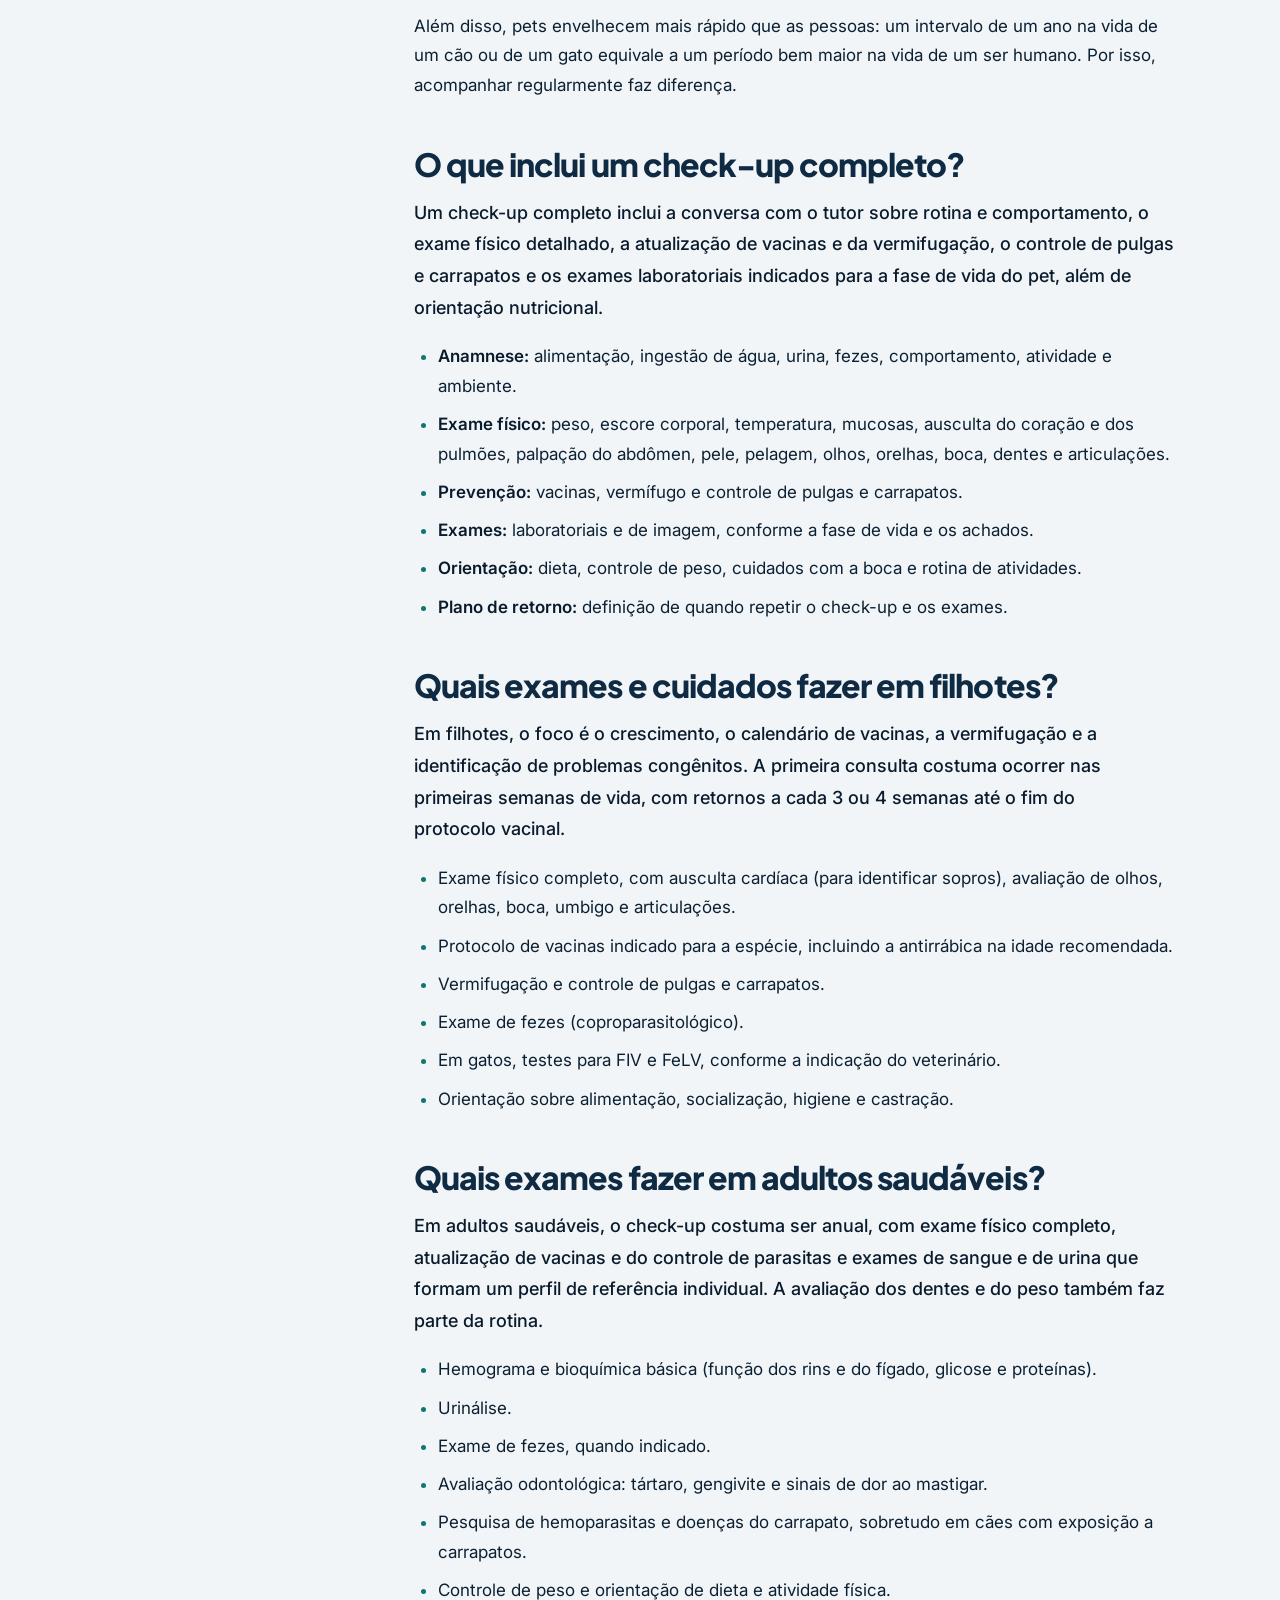
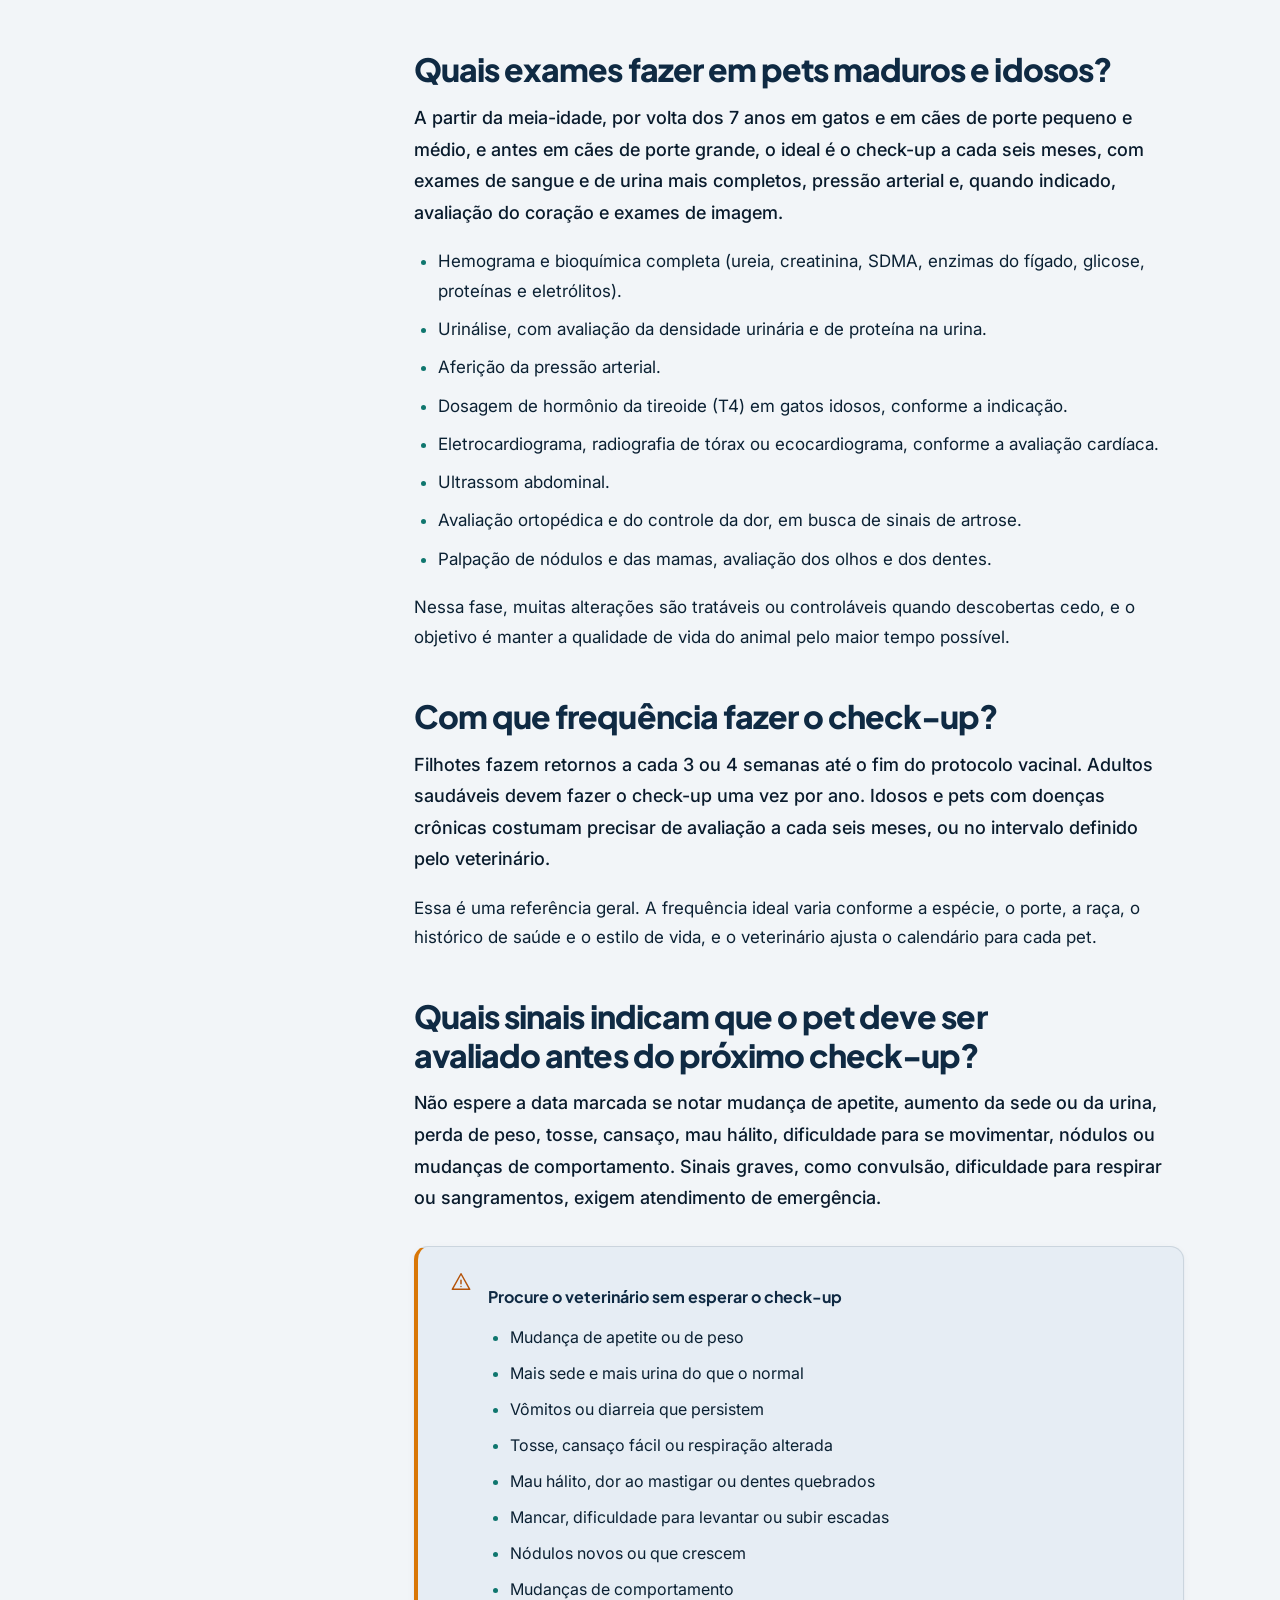
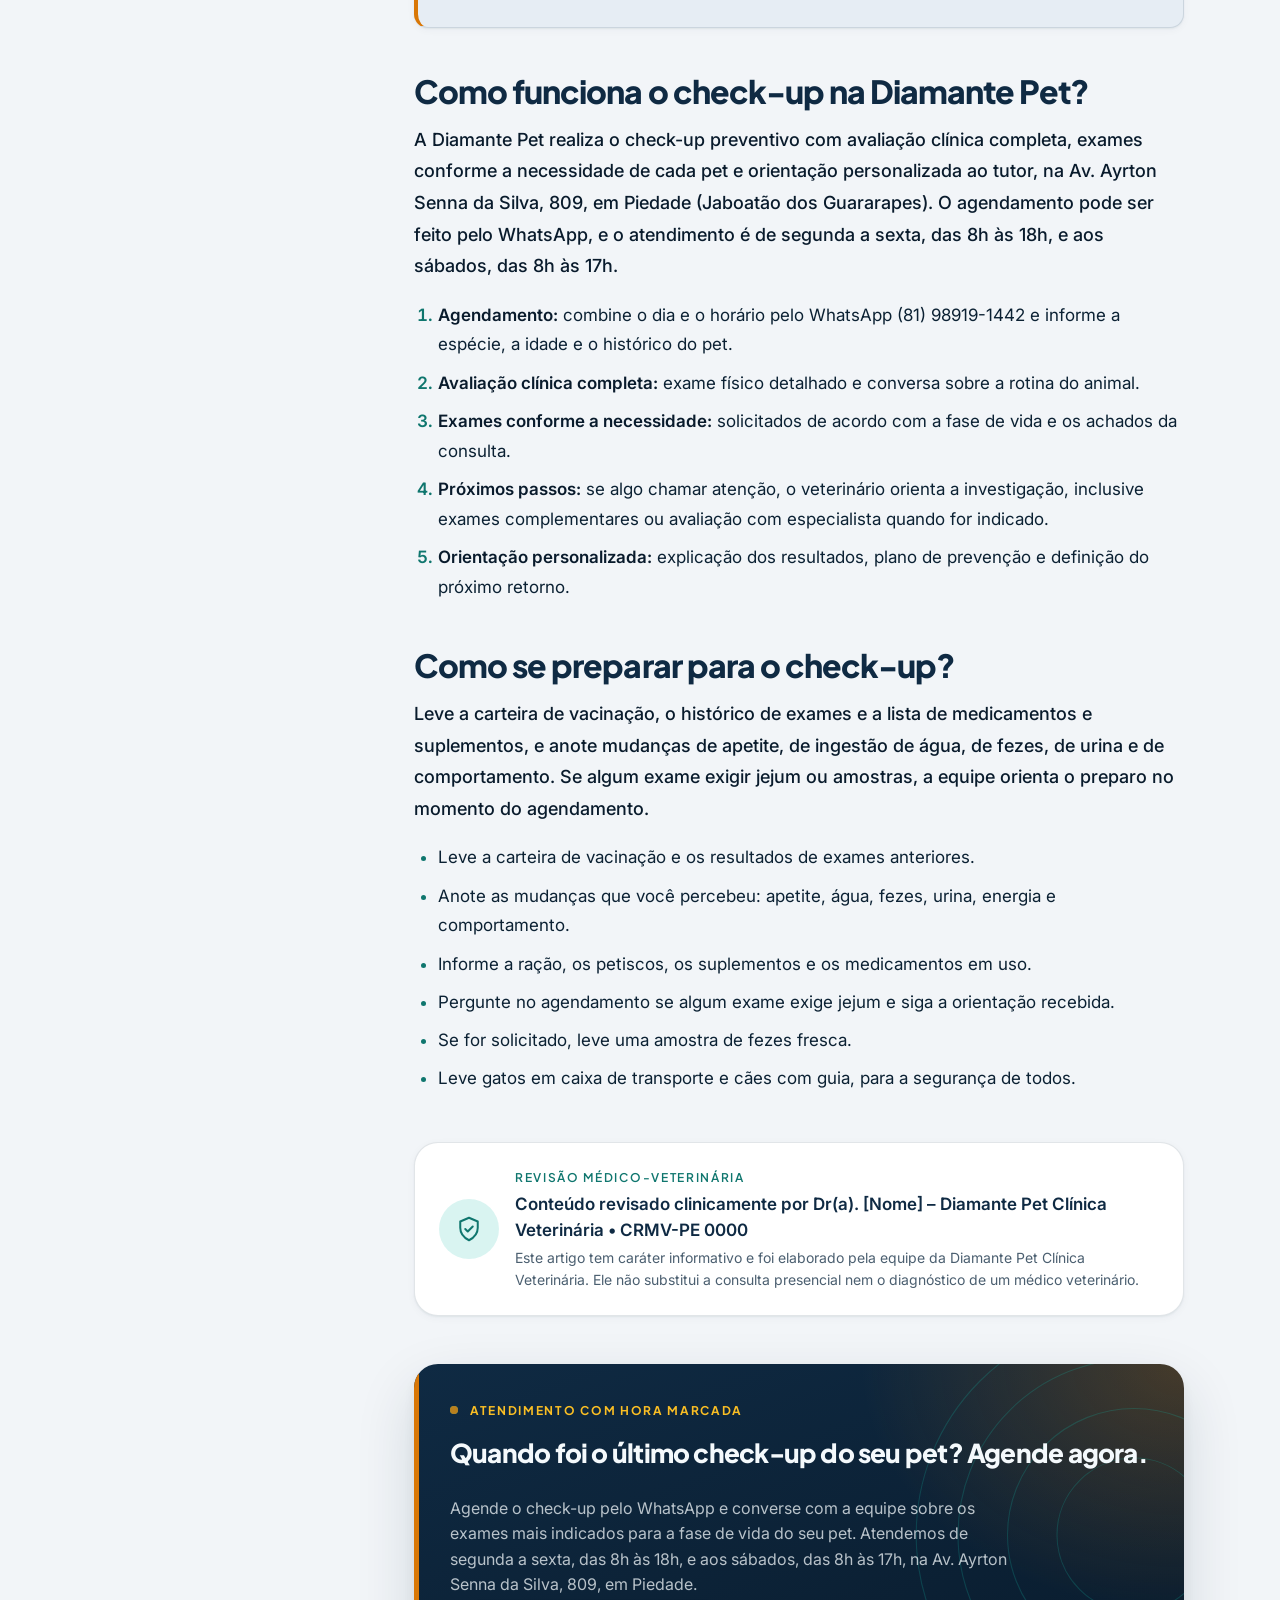
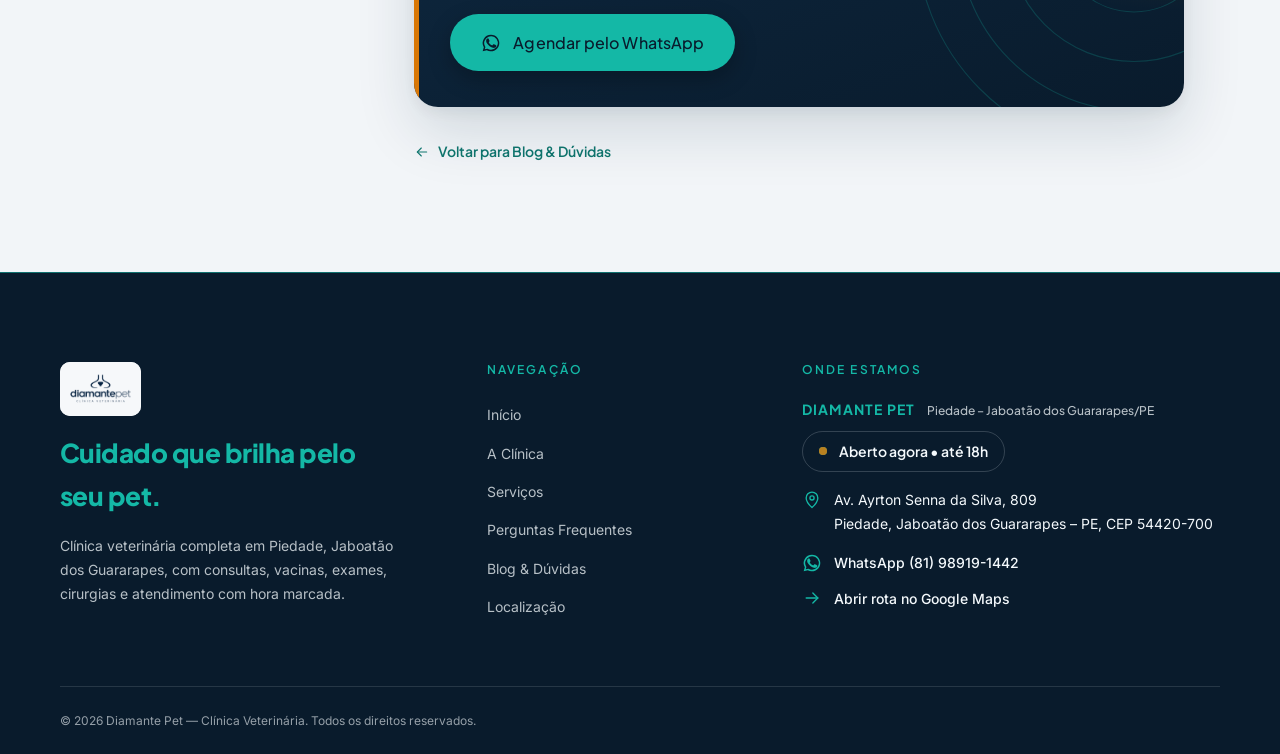
<file: artigo-checkup.html>
<!DOCTYPE html>
<html lang="pt-BR">
<head>
  <meta charset="utf-8">
  <meta name="viewport" content="width=device-width, initial-scale=1">

  <title>Check-up Veterinário Preventivo: Quais Exames Fazer em Cada Fase da Vida do Pet | Diamante Pet</title>
  <meta name="description" content="Quais exames fazer no check-up do seu cão ou gato? Veja o guia por fase de vida, do filhote ao idoso, e como agendar o check-up preventivo em Jaboatão dos Guararapes.">
  <meta name="theme-color" content="#0F2A43">

  <!-- Favicon -->
  <link rel="icon" type="image/png" href="favicon.png">

  <!-- Open Graph -->
  <meta property="og:type" content="article">
  <meta property="og:locale" content="pt_BR">
  <meta property="og:site_name" content="Diamante Pet — Clínica Veterinária">
  <meta property="og:title" content="Check-up Veterinário Preventivo: Quais Exames Fazer em Cada Fase da Vida do Pet">
  <meta property="og:description" content="Quais exames fazer no check-up do seu cão ou gato? Veja o guia por fase de vida, do filhote ao idoso, e como agendar o check-up preventivo em Jaboatão dos Guararapes.">

  <!-- Fontes -->
  <link rel="preconnect" href="https://fonts.googleapis.com">
  <link rel="preconnect" href="https://fonts.gstatic.com" crossorigin>
  <link href="https://fonts.googleapis.com/css2?family=Inter:wght@400;500;600&family=Plus+Jakarta+Sans:wght@500;600;700;800&display=swap" rel="stylesheet">

  <!-- Estilos -->
  <link rel="stylesheet" href="style.css">

  <!-- Dados estruturados (SEO local e leitura por IAs) -->
  <script type="application/ld+json">
  {
    "@context": "https://schema.org",
    "@graph": [
      {
        "@type": "VeterinaryCare",
        "@id": "#organization",
        "name": "Diamante Pet Clínica Veterinária",
        "alternateName": "Diamante Pet",
        "telephone": "+5581989191442",
        "address": {
          "@type": "PostalAddress",
          "streetAddress": "Av. Ayrton Senna da Silva, 809",
          "addressLocality": "Jaboatão dos Guararapes",
          "addressRegion": "PE",
          "postalCode": "54420-700",
          "addressCountry": "BR"
        },
        "areaServed": {
          "@type": "City",
          "name": "Jaboatão dos Guararapes"
        },
        "openingHoursSpecification": [
          {
            "@type": "OpeningHoursSpecification",
            "dayOfWeek": [
              "Monday",
              "Tuesday",
              "Wednesday",
              "Thursday",
              "Friday"
            ],
            "opens": "08:00",
            "closes": "18:00"
          },
          {
            "@type": "OpeningHoursSpecification",
            "dayOfWeek": "Saturday",
            "opens": "08:00",
            "closes": "17:00"
          }
        ]
      },
      {
        "@type": "WebSite",
        "@id": "#website",
        "name": "Diamante Pet Clínica Veterinária",
        "inLanguage": "pt-BR",
        "publisher": {
          "@id": "#organization"
        }
      },
      {
        "@type": [
          "MedicalWebPage",
          "WebPage"
        ],
        "@id": "artigo-checkup.html#webpage",
        "url": "artigo-checkup.html",
        "name": "Check-up Veterinário Preventivo: Quais Exames Fazer em Cada Fase da Vida do Pet",
        "description": "Guia do check-up veterinário preventivo para cães e gatos: o que inclui, quais exames fazer em filhotes, adultos e idosos, com que frequência repetir e como funciona o check-up na Diamante Pet Clínica Veterinária, em Piedade, Jaboatão dos Guararapes – PE.",
        "inLanguage": "pt-BR",
        "isPartOf": {
          "@id": "#website"
        },
        "mainEntity": {
          "@id": "artigo-checkup.html#article"
        },
        "breadcrumb": {
          "@id": "artigo-checkup.html#breadcrumb"
        },
        "datePublished": "2026-11-25",
        "dateModified": "2026-11-25",
        "lastReviewed": "2026-11-25",
        "reviewedBy": {
          "@id": "#organization"
        },
        "author": {
          "@id": "#organization"
        },
        "publisher": {
          "@id": "#organization"
        },
        "audience": {
          "@type": "PeopleAudience",
          "audienceType": "Tutores de cães e gatos"
        },
        "specialty": "Veterinary medicine",
        "speakable": {
          "@type": "SpeakableSpecification",
          "cssSelector": [
            ".tldr__text",
            ".answer"
          ]
        }
      },
      {
        "@type": "Article",
        "@id": "artigo-checkup.html#article",
        "headline": "Check-up Veterinário Preventivo: Quais Exames Fazer em Cada Fase da Vida do Pet",
        "description": "Guia do check-up veterinário preventivo para cães e gatos: o que inclui, quais exames fazer em filhotes, adultos e idosos, com que frequência repetir e como funciona o check-up na Diamante Pet Clínica Veterinária, em Piedade, Jaboatão dos Guararapes – PE.",
        "inLanguage": "pt-BR",
        "articleSection": "Prevenção",
        "keywords": "check-up veterinário preventivo, exames preventivos cães e gatos, check-up pet, check-up veterinário Jaboatão dos Guararapes, veterinário em Piedade, Diamante Pet",
        "datePublished": "2026-11-25",
        "dateModified": "2026-11-25",
        "mainEntityOfPage": {
          "@id": "artigo-checkup.html#webpage"
        },
        "author": {
          "@id": "#organization"
        },
        "reviewedBy": {
          "@id": "#organization"
        },
        "publisher": {
          "@id": "#organization"
        },
        "isAccessibleForFree": true
      },
      {
        "@type": "FAQPage",
        "@id": "artigo-checkup.html#faq",
        "url": "artigo-checkup.html",
        "inLanguage": "pt-BR",
        "isPartOf": {
          "@id": "artigo-checkup.html#webpage"
        },
        "mainEntity": [
          {
            "@type": "Question",
            "name": "O que é o check-up veterinário preventivo?",
            "acceptedAnswer": {
              "@type": "Answer",
              "text": "O check-up veterinário preventivo é uma avaliação clínica completa feita com o pet aparentemente saudável. Inclui exame físico, atualização de vacinas e do controle de parasitas e exames escolhidos conforme a espécie, a idade e o histórico, para detectar alterações antes de surgirem os sintomas."
            }
          },
          {
            "@type": "Question",
            "name": "Por que fazer check-up se o pet parece saudável?",
            "acceptedAnswer": {
              "@type": "Answer",
              "text": "Porque cães e gatos tendem a esconder sinais de doença, e muitas condições, como doença renal, problemas cardíacos, doenças endócrinas e infecções transmitidas por carrapatos, evoluem de forma silenciosa. Descobrir cedo costuma tornar o tratamento mais simples e melhorar o prognóstico."
            }
          },
          {
            "@type": "Question",
            "name": "O que inclui um check-up completo?",
            "acceptedAnswer": {
              "@type": "Answer",
              "text": "Um check-up completo inclui a conversa com o tutor sobre rotina e comportamento, o exame físico detalhado, a atualização de vacinas e da vermifugação, o controle de pulgas e carrapatos e os exames laboratoriais indicados para a fase de vida do pet, além de orientação nutricional."
            }
          },
          {
            "@type": "Question",
            "name": "Quais exames e cuidados fazer em filhotes?",
            "acceptedAnswer": {
              "@type": "Answer",
              "text": "Em filhotes, o foco é o crescimento, o calendário de vacinas, a vermifugação e a identificação de problemas congênitos. A primeira consulta costuma ocorrer nas primeiras semanas de vida, com retornos a cada 3 ou 4 semanas até o fim do protocolo vacinal."
            }
          },
          {
            "@type": "Question",
            "name": "Quais exames fazer em adultos saudáveis?",
            "acceptedAnswer": {
              "@type": "Answer",
              "text": "Em adultos saudáveis, o check-up costuma ser anual, com exame físico completo, atualização de vacinas e do controle de parasitas e exames de sangue e de urina que formam um perfil de referência individual. A avaliação dos dentes e do peso também faz parte da rotina."
            }
          },
          {
            "@type": "Question",
            "name": "Quais exames fazer em pets maduros e idosos?",
            "acceptedAnswer": {
              "@type": "Answer",
              "text": "A partir da meia-idade, por volta dos 7 anos em gatos e em cães de porte pequeno e médio, e antes em cães de porte grande, o ideal é o check-up a cada seis meses, com exames de sangue e de urina mais completos, pressão arterial e, quando indicado, avaliação do coração e exames de imagem."
            }
          },
          {
            "@type": "Question",
            "name": "Com que frequência fazer o check-up?",
            "acceptedAnswer": {
              "@type": "Answer",
              "text": "Filhotes fazem retornos a cada 3 ou 4 semanas até o fim do protocolo vacinal. Adultos saudáveis devem fazer o check-up uma vez por ano. Idosos e pets com doenças crônicas costumam precisar de avaliação a cada seis meses, ou no intervalo definido pelo veterinário."
            }
          },
          {
            "@type": "Question",
            "name": "Quais sinais indicam que o pet deve ser avaliado antes do próximo check-up?",
            "acceptedAnswer": {
              "@type": "Answer",
              "text": "Não espere a data marcada se notar mudança de apetite, aumento da sede ou da urina, perda de peso, tosse, cansaço, mau hálito, dificuldade para se movimentar, nódulos ou mudanças de comportamento. Sinais graves, como convulsão, dificuldade para respirar ou sangramentos, exigem atendimento de emergência."
            }
          },
          {
            "@type": "Question",
            "name": "Como funciona o check-up na Diamante Pet?",
            "acceptedAnswer": {
              "@type": "Answer",
              "text": "A Diamante Pet realiza o check-up preventivo com avaliação clínica completa, exames conforme a necessidade de cada pet e orientação personalizada ao tutor, na Av. Ayrton Senna da Silva, 809, em Piedade (Jaboatão dos Guararapes). O agendamento pode ser feito pelo WhatsApp, e o atendimento é de segunda a sexta, das 8h às 18h, e aos sábados, das 8h às 17h."
            }
          },
          {
            "@type": "Question",
            "name": "Como se preparar para o check-up?",
            "acceptedAnswer": {
              "@type": "Answer",
              "text": "Leve a carteira de vacinação, o histórico de exames e a lista de medicamentos e suplementos, e anote mudanças de apetite, de ingestão de água, de fezes, de urina e de comportamento. Se algum exame exigir jejum ou amostras, a equipe orienta o preparo no momento do agendamento."
            }
          }
        ]
      },
      {
        "@type": "BreadcrumbList",
        "@id": "artigo-checkup.html#breadcrumb",
        "itemListElement": [
          {
            "@type": "ListItem",
            "position": 1,
            "name": "Início",
            "item": "index.html"
          },
          {
            "@type": "ListItem",
            "position": 2,
            "name": "Blog & Dúvidas",
            "item": "blog.html"
          },
          {
            "@type": "ListItem",
            "position": 3,
            "name": "Check-up veterinário preventivo",
            "item": "artigo-checkup.html"
          }
        ]
      }
    ]
  }
  </script>

</head>
<body>
  <a class="skip-link" href="#conteudo">Ir para o conteúdo principal</a>

  <header class="site-header">

    <!-- Topbar -->
    <div class="topbar">
      <div class="container topbar__inner">
        <span class="topbar__item topbar__address">
          <svg width="13" height="13" viewBox="0 0 24 24" fill="none" stroke="currentColor" stroke-width="1.8" stroke-linecap="round" stroke-linejoin="round" aria-hidden="true">
            <path d="M12 21s7-6.2 7-11.5A7 7 0 0 0 5 9.5C5 14.8 12 21 12 21z"></path>
            <circle cx="12" cy="9.5" r="2.5"></circle>
          </svg>
          Av. Ayrton Senna da Silva, 809 – Piedade/PE
        </span>

        <span class="topbar__item topbar__status" role="status" data-open-status>
          <span class="pulse" aria-hidden="true"></span>
          <span class="js-status-text">Seg–Sex 8h–18h • Sáb 8h–17h</span>
        </span>

        <a class="topbar__item topbar__phone" href="tel:+5581989191442" aria-label="Ligar para (81) 98919-1442">
          <svg width="13" height="13" viewBox="0 0 24 24" fill="none" stroke="currentColor" stroke-width="1.8" stroke-linecap="round" stroke-linejoin="round" aria-hidden="true">
            <path d="M22 16.9v3a2 2 0 0 1-2.2 2 19.8 19.8 0 0 1-8.6-3.1 19.5 19.5 0 0 1-6-6A19.8 19.8 0 0 1 2.1 4.2 2 2 0 0 1 4.1 2h3a2 2 0 0 1 2 1.7c.1 1 .4 1.9.7 2.8a2 2 0 0 1-.5 2.1L8.1 9.9a16 16 0 0 0 6 6l1.3-1.3a2 2 0 0 1 2.1-.4c.9.3 1.8.6 2.8.7a2 2 0 0 1 1.7 2z"></path>
          </svg>
          <span class="topbar__phone-label">(81) 98919-1442</span>
        </a>
      </div>
    </div>

    <!-- Navegação principal -->
    <div class="nav-bar">
      <div class="container nav-bar__inner">

        <a class="brand" href="index.html" aria-label="Diamante Pet — Clínica Veterinária: página inicial">
          <span class="brand__logo"><img src="logo-diamante-pet.png" alt="Logo Diamante Pet Clínica Veterinária" width="753" height="360"></span>
        </a>

        <nav class="nav" id="site-nav" aria-label="Navegação principal">
          <ul class="nav__list">
            <li><a class="nav__link" href="index.html">Início</a></li>
            <li><a class="nav__link" href="index.html#clinica">A Clínica</a></li>
            <li><a class="nav__link" href="index.html#servicos">Serviços</a></li>
            <li><a class="nav__link" href="index.html#faq">Dúvidas</a></li>
            <li><a class="nav__link" href="blog.html" aria-current="page">Blog &amp; Dúvidas</a></li>
            <li><a class="nav__link" href="index.html#localizacao">Localização</a></li>
          </ul>

          <a class="btn btn--primary nav__cta"
             href="https://wa.me/5581989191442?text=Ol%C3%A1%2C%20gostaria%20de%20agendar%20um%20atendimento%20para%20o%20meu%20pet."
             target="_blank" rel="noopener"
             aria-label="Agendar pelo WhatsApp">
            <svg width="18" height="18" viewBox="0 0 24 24" fill="currentColor" aria-hidden="true"><path d="M17.5 14.4c-.3-.1-1.7-.8-2-.9-.3-.1-.5-.1-.7.1-.2.3-.8.9-.9 1.1-.2.2-.3.2-.6.1-.3-.1-1.2-.4-2.3-1.4-.8-.8-1.4-1.7-1.6-2-.2-.3 0-.4.1-.6l.4-.5c.1-.2.2-.3.3-.5.1-.2 0-.4 0-.5-.1-.1-.7-1.6-.9-2.2-.2-.6-.5-.5-.7-.5h-.6c-.2 0-.5.1-.8.4-.3.3-1 1-1 2.5s1.1 2.9 1.2 3.1c.1.2 2.1 3.2 5.1 4.5.7.3 1.3.5 1.7.6.7.2 1.4.2 1.9.1.6-.1 1.7-.7 2-1.4.2-.7.2-1.3.2-1.4-.1-.1-.3-.2-.6-.3z"></path><path d="M12 2a10 10 0 0 0-8.6 15.1L2 22l5-1.3A10 10 0 1 0 12 2zm0 18.2c-1.5 0-3-.4-4.2-1.2l-.3-.2-3 .8.8-2.9-.2-.3A8.2 8.2 0 1 1 12 20.2z"></path></svg>
            <span class="nav__cta-label">Agendar pelo WhatsApp</span>
          </a>

          <button class="menu-toggle" type="button" aria-expanded="false" aria-controls="site-nav" aria-label="Abrir menu">
            <span class="menu-toggle__bars" aria-hidden="true">
              <span></span><span></span><span></span>
            </span>
          </button>
        </nav>

      </div>
    </div>
  </header>

  <main id="conteudo">

    <!-- Cabeçalho do artigo -->
    <header class="article-hero">
      <div class="container">

        <nav class="breadcrumb" aria-label="Você está em">
          <ol>
            <li><a href="index.html">Início</a></li>
            <li><a href="blog.html">Blog &amp; Dúvidas</a></li>
            <li><span aria-current="page">Check-up veterinário preventivo</span></li>
          </ol>
        </nav>

        <div class="article-hero__tags">
          <span class="article-tag">Cães e Gatos</span>
          <span class="article-tag">Prevenção</span>
        </div>

        <h1 class="article-hero__title">Check-up Veterinário Preventivo: Quais Exames Fazer em Cada Fase da Vida do Pet</h1>

        <ul class="article-meta" aria-label="Informações do artigo">
          <li>
            <svg class="icon" width="16" height="16" aria-hidden="true" focusable="false"><use href="#i-shield"></use></svg>
            Revisão clínica pela equipe Diamante Pet
          </li>
          <li>
            <svg class="icon" width="16" height="16" aria-hidden="true" focusable="false"><use href="#i-book"></use></svg>
            Atualizado em <time datetime="2026-11-25">25 de novembro de 2026</time>
          </li>
          <li>
            <svg class="icon" width="16" height="16" aria-hidden="true" focusable="false"><use href="#i-clock"></use></svg>
            8 min de leitura
          </li>
        </ul>

      </div>
    </header>

    <div class="article-section">
      <div class="container article__layout">

        <!-- Sumário lateral -->
        <aside class="toc" aria-label="Neste artigo">
          <p class="toc__title">Neste artigo</p>
          <ol class="toc__list" id="toc-list">
            <li><a href="#o-que-e">O que é o check-up veterinário preventivo?</a></li>
            <li><a href="#por-que">Por que fazer check-up se o pet parece saudável?</a></li>
            <li><a href="#o-que-inclui">O que inclui um check-up completo?</a></li>
            <li><a href="#filhote">Quais exames e cuidados fazer em filhotes?</a></li>
            <li><a href="#adulto">Quais exames fazer em adultos saudáveis?</a></li>
            <li><a href="#idoso">Quais exames fazer em pets maduros e idosos?</a></li>
            <li><a href="#frequencia">Com que frequência fazer o check-up?</a></li>
            <li><a href="#sinais-antes">Quais sinais indicam que o pet deve ser avaliado antes do próximo check-up?</a></li>
            <li><a href="#atendimento">Como funciona o check-up na Diamante Pet?</a></li>
            <li><a href="#preparo">Como se preparar para o check-up?</a></li>
          </ol>
        </aside>

        <!-- Corpo do artigo -->
        <article class="article__body prose">

          <!-- Resumo Clínico Rápido (TL;DR) -->
          <aside class="tldr" aria-labelledby="tldr-title">
            <p class="tldr__label" id="tldr-title">Resumo Clínico Rápido</p>
            <p class="tldr__text">
              O check-up veterinário preventivo é uma avaliação clínica completa feita com o pet aparentemente saudável, para detectar doenças antes dos sintomas. Os exames mudam conforme a fase da vida: filhotes focam em vacinas e crescimento, adultos em avaliação anual e exames de referência, e idosos em reavaliações mais completas a cada seis meses.
            </p>
            <div class="tldr__alert" role="note">
              <svg class="icon" width="22" height="22" aria-hidden="true" focusable="false"><use href="#i-alert"></use></svg>
              <p>
                <strong>Prevenção:</strong> o check-up detecta alterações antes dos sintomas e pode ser agendado pelo WhatsApp. A Diamante Pet atende com hora marcada (de segunda a sexta, das 8h às 18h, e aos sábados, das 8h às 17h), na Av. Ayrton Senna da Silva, 809, em Piedade. Em emergências fora desse horário, procure o serviço de urgência veterinária mais próximo.
              </p>
            </div>
          </aside>

        <section class="article__section" aria-labelledby="h-o-que-e">
          <h2 id="o-que-e"><span id="h-o-que-e">O que é o check-up veterinário preventivo?</span></h2>
          <p class="answer">O check-up veterinário preventivo é uma avaliação clínica completa feita com o pet aparentemente saudável. Inclui exame físico, atualização de vacinas e do controle de parasitas e exames escolhidos conforme a espécie, a idade e o histórico, para detectar alterações antes de surgirem os sintomas.</p>
        <p>Diferente de uma consulta por um problema específico, o check-up olha o pet como um todo e cria um histórico de referência. Esse histórico permite comparar resultados ao longo dos anos e perceber mudanças sutis.</p>
        </section>

        <section class="article__section" aria-labelledby="h-por-que">
          <h2 id="por-que"><span id="h-por-que">Por que fazer check-up se o pet parece saudável?</span></h2>
          <p class="answer">Porque cães e gatos tendem a esconder sinais de doença, e muitas condições, como doença renal, problemas cardíacos, doenças endócrinas e infecções transmitidas por carrapatos, evoluem de forma silenciosa. Descobrir cedo costuma tornar o tratamento mais simples e melhorar o prognóstico.</p>
        <p>Além disso, pets envelhecem mais rápido que as pessoas: um intervalo de um ano na vida de um cão ou de um gato equivale a um período bem maior na vida de um ser humano. Por isso, acompanhar regularmente faz diferença.</p>
        </section>

        <section class="article__section" aria-labelledby="h-o-que-inclui">
          <h2 id="o-que-inclui"><span id="h-o-que-inclui">O que inclui um check-up completo?</span></h2>
          <p class="answer">Um check-up completo inclui a conversa com o tutor sobre rotina e comportamento, o exame físico detalhado, a atualização de vacinas e da vermifugação, o controle de pulgas e carrapatos e os exames laboratoriais indicados para a fase de vida do pet, além de orientação nutricional.</p>
        <ul>
          <li><strong>Anamnese:</strong> alimentação, ingestão de água, urina, fezes, comportamento, atividade e ambiente.</li>
          <li><strong>Exame físico:</strong> peso, escore corporal, temperatura, mucosas, ausculta do coração e dos pulmões, palpação do abdômen, pele, pelagem, olhos, orelhas, boca, dentes e articulações.</li>
          <li><strong>Prevenção:</strong> vacinas, vermífugo e controle de pulgas e carrapatos.</li>
          <li><strong>Exames:</strong> laboratoriais e de imagem, conforme a fase de vida e os achados.</li>
          <li><strong>Orientação:</strong> dieta, controle de peso, cuidados com a boca e rotina de atividades.</li>
          <li><strong>Plano de retorno:</strong> definição de quando repetir o check-up e os exames.</li>
        </ul>
        </section>

        <section class="article__section" aria-labelledby="h-filhote">
          <h2 id="filhote"><span id="h-filhote">Quais exames e cuidados fazer em filhotes?</span></h2>
          <p class="answer">Em filhotes, o foco é o crescimento, o calendário de vacinas, a vermifugação e a identificação de problemas congênitos. A primeira consulta costuma ocorrer nas primeiras semanas de vida, com retornos a cada 3 ou 4 semanas até o fim do protocolo vacinal.</p>
        <ul>
          <li>Exame físico completo, com ausculta cardíaca (para identificar sopros), avaliação de olhos, orelhas, boca, umbigo e articulações.</li>
          <li>Protocolo de vacinas indicado para a espécie, incluindo a antirrábica na idade recomendada.</li>
          <li>Vermifugação e controle de pulgas e carrapatos.</li>
          <li>Exame de fezes (coproparasitológico).</li>
          <li>Em gatos, testes para FIV e FeLV, conforme a indicação do veterinário.</li>
          <li>Orientação sobre alimentação, socialização, higiene e castração.</li>
        </ul>
        </section>

        <section class="article__section" aria-labelledby="h-adulto">
          <h2 id="adulto"><span id="h-adulto">Quais exames fazer em adultos saudáveis?</span></h2>
          <p class="answer">Em adultos saudáveis, o check-up costuma ser anual, com exame físico completo, atualização de vacinas e do controle de parasitas e exames de sangue e de urina que formam um perfil de referência individual. A avaliação dos dentes e do peso também faz parte da rotina.</p>
        <ul>
          <li>Hemograma e bioquímica básica (função dos rins e do fígado, glicose e proteínas).</li>
          <li>Urinálise.</li>
          <li>Exame de fezes, quando indicado.</li>
          <li>Avaliação odontológica: tártaro, gengivite e sinais de dor ao mastigar.</li>
          <li>Pesquisa de hemoparasitas e doenças do carrapato, sobretudo em cães com exposição a carrapatos.</li>
          <li>Controle de peso e orientação de dieta e atividade física.</li>
        </ul>
        </section>

        <section class="article__section" aria-labelledby="h-idoso">
          <h2 id="idoso"><span id="h-idoso">Quais exames fazer em pets maduros e idosos?</span></h2>
          <p class="answer">A partir da meia-idade, por volta dos 7 anos em gatos e em cães de porte pequeno e médio, e antes em cães de porte grande, o ideal é o check-up a cada seis meses, com exames de sangue e de urina mais completos, pressão arterial e, quando indicado, avaliação do coração e exames de imagem.</p>
        <ul>
          <li>Hemograma e bioquímica completa (ureia, creatinina, SDMA, enzimas do fígado, glicose, proteínas e eletrólitos).</li>
          <li>Urinálise, com avaliação da densidade urinária e de proteína na urina.</li>
          <li>Aferição da pressão arterial.</li>
          <li>Dosagem de hormônio da tireoide (T4) em gatos idosos, conforme a indicação.</li>
          <li>Eletrocardiograma, radiografia de tórax ou ecocardiograma, conforme a avaliação cardíaca.</li>
          <li>Ultrassom abdominal.</li>
          <li>Avaliação ortopédica e do controle da dor, em busca de sinais de artrose.</li>
          <li>Palpação de nódulos e das mamas, avaliação dos olhos e dos dentes.</li>
        </ul>
        <p>Nessa fase, muitas alterações são tratáveis ou controláveis quando descobertas cedo, e o objetivo é manter a qualidade de vida do animal pelo maior tempo possível.</p>
        </section>

        <section class="article__section" aria-labelledby="h-frequencia">
          <h2 id="frequencia"><span id="h-frequencia">Com que frequência fazer o check-up?</span></h2>
          <p class="answer">Filhotes fazem retornos a cada 3 ou 4 semanas até o fim do protocolo vacinal. Adultos saudáveis devem fazer o check-up uma vez por ano. Idosos e pets com doenças crônicas costumam precisar de avaliação a cada seis meses, ou no intervalo definido pelo veterinário.</p>
        <p>Essa é uma referência geral. A frequência ideal varia conforme a espécie, o porte, a raça, o histórico de saúde e o estilo de vida, e o veterinário ajusta o calendário para cada pet.</p>
        </section>

        <section class="article__section" aria-labelledby="h-sinais-antes">
          <h2 id="sinais-antes"><span id="h-sinais-antes">Quais sinais indicam que o pet deve ser avaliado antes do próximo check-up?</span></h2>
          <p class="answer">Não espere a data marcada se notar mudança de apetite, aumento da sede ou da urina, perda de peso, tosse, cansaço, mau hálito, dificuldade para se movimentar, nódulos ou mudanças de comportamento. Sinais graves, como convulsão, dificuldade para respirar ou sangramentos, exigem atendimento de emergência.</p>
        <div class="callout" role="note">
          <span class="callout__icon"><svg class="icon" width="22" height="22" aria-hidden="true" focusable="false"><use href="#i-alert"></use></svg></span>
          <div>
            <p class="callout__title">Procure o veterinário sem esperar o check-up</p>
            <ul>
              <li>Mudança de apetite ou de peso</li>
              <li>Mais sede e mais urina do que o normal</li>
              <li>Vômitos ou diarreia que persistem</li>
              <li>Tosse, cansaço fácil ou respiração alterada</li>
              <li>Mau hálito, dor ao mastigar ou dentes quebrados</li>
              <li>Mancar, dificuldade para levantar ou subir escadas</li>
              <li>Nódulos novos ou que crescem</li>
              <li>Mudanças de comportamento</li>
            </ul>
          </div>
        </div>
        </section>

        <section class="article__section" aria-labelledby="h-atendimento">
          <h2 id="atendimento"><span id="h-atendimento">Como funciona o check-up na Diamante Pet?</span></h2>
          <p class="answer">A Diamante Pet realiza o check-up preventivo com avaliação clínica completa, exames conforme a necessidade de cada pet e orientação personalizada ao tutor, na Av. Ayrton Senna da Silva, 809, em Piedade (Jaboatão dos Guararapes). O agendamento pode ser feito pelo WhatsApp, e o atendimento é de segunda a sexta, das 8h às 18h, e aos sábados, das 8h às 17h.</p>
        <ol>
          <li><strong>Agendamento:</strong> combine o dia e o horário pelo WhatsApp (81) 98919-1442 e informe a espécie, a idade e o histórico do pet.</li>
          <li><strong>Avaliação clínica completa:</strong> exame físico detalhado e conversa sobre a rotina do animal.</li>
          <li><strong>Exames conforme a necessidade:</strong> solicitados de acordo com a fase de vida e os achados da consulta.</li>
          <li><strong>Próximos passos:</strong> se algo chamar atenção, o veterinário orienta a investigação, inclusive exames complementares ou avaliação com especialista quando for indicado.</li>
          <li><strong>Orientação personalizada:</strong> explicação dos resultados, plano de prevenção e definição do próximo retorno.</li>
        </ol>
        </section>

        <section class="article__section" aria-labelledby="h-preparo">
          <h2 id="preparo"><span id="h-preparo">Como se preparar para o check-up?</span></h2>
          <p class="answer">Leve a carteira de vacinação, o histórico de exames e a lista de medicamentos e suplementos, e anote mudanças de apetite, de ingestão de água, de fezes, de urina e de comportamento. Se algum exame exigir jejum ou amostras, a equipe orienta o preparo no momento do agendamento.</p>
        <ul>
          <li>Leve a carteira de vacinação e os resultados de exames anteriores.</li>
          <li>Anote as mudanças que você percebeu: apetite, água, fezes, urina, energia e comportamento.</li>
          <li>Informe a ração, os petiscos, os suplementos e os medicamentos em uso.</li>
          <li>Pergunte no agendamento se algum exame exige jejum e siga a orientação recebida.</li>
          <li>Se for solicitado, leve uma amostra de fezes fresca.</li>
          <li>Leve gatos em caixa de transporte e cães com guia, para a segurança de todos.</li>
        </ul>
        </section>

          <!-- Bloco de autoridade médica (E-E-A-T) -->
          <aside class="author-box" aria-labelledby="author-title">
            <span class="author-box__seal" aria-hidden="true">
              <svg class="icon" width="30" height="30" focusable="false"><use href="#i-shield"></use></svg>
            </span>
            <div class="author-box__body">
              <p class="author-box__label" id="author-title">Revisão médico-veterinária</p>
              <!-- EDITAR: substitua [Nome] pelo nome do médico revisor e 0000 pelo número do CRMV-PE -->
              <p class="author-box__text">Conteúdo revisado clinicamente por Dr(a). [Nome] – Diamante Pet Clínica Veterinária • CRMV-PE 0000</p>
              <p class="author-box__note">
                Este artigo tem caráter informativo e foi elaborado pela equipe da Diamante Pet Clínica Veterinária. Ele não substitui a consulta presencial nem o diagnóstico de um médico veterinário.
              </p>
            </div>
          </aside>

          <!-- CTA contextual -->
          <aside class="emergency-cta" aria-labelledby="cta-title">
            <svg class="emergency-cta__rings" viewBox="0 0 400 400" aria-hidden="true" focusable="false">
              <g fill="none" stroke="currentColor" stroke-width="1">
                <circle cx="200" cy="200" r="70"></circle>
                <circle cx="200" cy="200" r="115"></circle>
                <circle cx="200" cy="200" r="160"></circle>
                <circle cx="200" cy="200" r="198"></circle>
              </g>
            </svg>
            <div class="emergency-cta__content">
              <span class="emergency-cta__status">
                <span class="pulse" aria-hidden="true"></span>
                Atendimento com hora marcada
              </span>
              <h2 class="emergency-cta__title" id="cta-title">Quando foi o último check-up do seu pet? Agende agora.</h2>
              <p class="emergency-cta__text">
                Agende o check-up pelo WhatsApp e converse com a equipe sobre os exames mais indicados para a fase de vida do seu pet. Atendemos de segunda a sexta, das 8h às 18h, e aos sábados, das 8h às 17h, na Av. Ayrton Senna da Silva, 809, em Piedade.
              </p>
              <a class="btn btn--accent btn--lg"
                 href="https://wa.me/5581989191442?text=Ol%C3%A1%2C%20gostaria%20de%20agendar%20um%20check-up%20preventivo%20para%20o%20meu%20pet."
                 target="_blank" rel="noopener">
                <svg class="icon-fill" width="20" height="20" aria-hidden="true" focusable="false"><use href="#i-wa"></use></svg>
                Agendar pelo WhatsApp
              </a>
            </div>
          </aside>

          <a class="article__back" href="blog.html">
            <svg class="icon article__back-icon" width="16" height="16" aria-hidden="true" focusable="false"><use href="#i-arrow"></use></svg>
            Voltar para Blog &amp; Dúvidas
          </a>

        </article>

      </div>
    </div>

  </main>

  <svg width="0" height="0" style="position:absolute" aria-hidden="true" focusable="false">
      <defs>
        <symbol id="i-clock" viewBox="0 0 24 24"><circle cx="12" cy="12" r="9"></circle><path d="M12 7v5l3 2"></path></symbol>
        <symbol id="i-scan" viewBox="0 0 24 24"><path d="M4 8V6a2 2 0 0 1 2-2h2M16 4h2a2 2 0 0 1 2 2v2M20 16v2a2 2 0 0 1-2 2h-2M8 20H6a2 2 0 0 1-2-2v-2"></path><path d="M7 12h3l1.5-3 2 6 1.5-3H17"></path></symbol>
        <symbol id="i-check" viewBox="0 0 24 24"><path d="M5 12.5l4.5 4.5L19 7.5"></path></symbol>
        <symbol id="i-arrow" viewBox="0 0 24 24"><path d="M5 12h14"></path><path d="M13 6l6 6-6 6"></path></symbol>
        <symbol id="i-pin" viewBox="0 0 24 24"><path d="M12 21s7-6.2 7-11.5A7 7 0 0 0 5 9.5C5 14.8 12 21 12 21z"></path><circle cx="12" cy="9.5" r="2.5"></circle></symbol>
        <symbol id="i-phone" viewBox="0 0 24 24"><path d="M22 16.9v3a2 2 0 0 1-2.2 2 19.8 19.8 0 0 1-8.6-3.1 19.5 19.5 0 0 1-6-6A19.8 19.8 0 0 1 2.1 4.2 2 2 0 0 1 4.1 2h3a2 2 0 0 1 2 1.7c.1 1 .4 1.9.7 2.8a2 2 0 0 1-.5 2.1L8.1 9.9a16 16 0 0 0 6 6l1.3-1.3a2 2 0 0 1 2.1-.4c.9.3 1.8.6 2.8.7a2 2 0 0 1 1.7 2z"></path></symbol>
        <symbol id="i-wa" viewBox="0 0 24 24"><path d="M17.5 14.4c-.3-.1-1.7-.8-2-.9-.3-.1-.5-.1-.7.1-.2.3-.8.9-.9 1.1-.2.2-.3.2-.6.1-.3-.1-1.2-.4-2.3-1.4-.8-.8-1.4-1.7-1.6-2-.2-.3 0-.4.1-.6l.4-.5c.1-.2.2-.3.3-.5.1-.2 0-.4 0-.5-.1-.1-.7-1.6-.9-2.2-.2-.6-.5-.5-.7-.5h-.6c-.2 0-.5.1-.8.4-.3.3-1 1-1 2.5s1.1 2.9 1.2 3.1c.1.2 2.1 3.2 5.1 4.5.7.3 1.3.5 1.7.6.7.2 1.4.2 1.9.1.6-.1 1.7-.7 2-1.4.2-.7.2-1.3.2-1.4-.1-.1-.3-.2-.6-.3z"></path><path d="M12 2a10 10 0 0 0-8.6 15.1L2 22l5-1.3A10 10 0 1 0 12 2zm0 18.2c-1.5 0-3-.4-4.2-1.2l-.3-.2-3 .8.8-2.9-.2-.3A8.2 8.2 0 1 1 12 20.2z"></path></symbol>
        <symbol id="i-heart" viewBox="0 0 24 24"><path d="M12 20s-7-4.4-7-10a4 4 0 0 1 7-2.6A4 4 0 0 1 19 10c0 5.6-7 10-7 10z"></path></symbol>
        <symbol id="i-stetho" viewBox="0 0 24 24"><path d="M6 3v6a4 4 0 0 0 8 0V3"></path><path d="M10 13v2a5 5 0 0 0 10 0v-1"></path><circle cx="20" cy="12" r="2"></circle></symbol>
        <symbol id="i-shield" viewBox="0 0 24 24"><path d="M12 3l7 3v5c0 4.5-3 8-7 10-4-2-7-5.5-7-10V6z"></path><path d="M9 12l2 2 4-4"></path></symbol>
        <symbol id="i-scalpel" viewBox="0 0 24 24"><path d="M3 21l8-8"></path><path d="M11 13l6-9 3 3-9 6z"></path></symbol>
              <symbol id="i-alert" viewBox="0 0 24 24"><path d="M12 3l9.5 17h-19z"></path><path d="M12 10v4M12 17h.01"></path></symbol>
        <symbol id="i-book" viewBox="0 0 24 24"><path d="M4 5.5A2.5 2.5 0 0 1 6.5 3H20v16H6.5A2.5 2.5 0 0 0 4 21.5z"></path><path d="M4 21.5V5.5M8 7h8"></path></symbol>
      </defs>
    </svg>

  <footer class="site-footer" aria-labelledby="footer-title">
    <div class="container">

      <div class="footer__grid">

        <div class="footer__brand">
          <a class="brand brand--footer" href="index.html" aria-label="Diamante Pet — Clínica Veterinária: página inicial">
          <span class="brand__logo"><img src="logo-diamante-pet.png" alt="Logo Diamante Pet Clínica Veterinária" width="753" height="360"></span>
        </a>
          <span class="sr-only" id="footer-title">Diamante Pet — Clínica Veterinária</span>
          <p class="footer__slogan">Cuidado que brilha pelo seu pet.</p>
          <p class="footer__about">
            Clínica veterinária completa em Piedade, Jaboatão dos Guararapes, com consultas, vacinas, exames, cirurgias e atendimento com hora marcada.
          </p>
        </div>

        <nav class="footer__col" aria-label="Links rápidos">
          <h2 class="footer__heading">Navegação</h2>
          <ul class="footer__links">
            <li><a href="index.html">Início</a></li>
            <li><a href="index.html#clinica">A Clínica</a></li>
            <li><a href="index.html#servicos">Serviços</a></li>
            <li><a href="index.html#faq">Perguntas Frequentes</a></li>
            <li><a href="blog.html">Blog &amp; Dúvidas</a></li>
            <li><a href="index.html#localizacao">Localização</a></li>
          </ul>
        </nav>

        <div class="footer__col footer__col--units">
          <h2 class="footer__heading">Onde estamos</h2>

          <div class="footer__unit">
            <h3 class="footer__unit-title">Diamante Pet <small>Piedade – Jaboatão dos Guararapes/PE</small></h3>
            <p class="footer__status" data-open-status>
              <span class="pulse" aria-hidden="true"></span>
              <span class="js-status-text">Seg–Sex 8h–18h • Sáb 8h–17h</span>
            </p>
            <address class="footer__address">
              <svg class="icon" width="20" height="20" aria-hidden="true" focusable="false"><use href="#i-pin"></use></svg>
              <span>Av. Ayrton Senna da Silva, 809<br>Piedade, Jaboatão dos Guararapes – PE, CEP 54420-700</span>
            </address>
            <a class="footer__contact" href="https://wa.me/5581989191442?text=Ol%C3%A1%2C%20gostaria%20de%20agendar%20um%20atendimento%20para%20o%20meu%20pet." target="_blank" rel="noopener" aria-label="WhatsApp da Diamante Pet: (81) 98919-1442">
              <svg class="icon-fill" width="20" height="20" aria-hidden="true" focusable="false"><use href="#i-wa"></use></svg>
              <span>WhatsApp (81) 98919-1442</span>
            </a>
            <a class="footer__contact" href="https://www.google.com/maps/search/?api=1&amp;query=Av.+Ayrton+Senna+da+Silva%2C+809%2C+Piedade%2C+Jaboat%C3%A3o+dos+Guararapes+-+PE%2C+54420-700" target="_blank" rel="noopener">
              <svg class="icon" width="20" height="20" aria-hidden="true" focusable="false"><use href="#i-arrow"></use></svg>
              <span>Abrir rota no Google Maps</span>
            </a>
          </div>
        </div>

      </div>

      <div class="footer__bottom">
        <p>&copy; <span id="footer-year">2026</span> Diamante Pet — Clínica Veterinária. Todos os direitos reservados.</p>
      </div>

    </div>
  </footer>

  <a class="wa-float"
     href="https://wa.me/5581989191442?text=Ol%C3%A1%2C%20gostaria%20de%20falar%20com%20a%20Diamante%20Pet."
     target="_blank" rel="noopener"
     aria-label="Falar pelo WhatsApp (81) 98919-1442">
    <span class="wa-float__icon">
      <svg class="icon-fill" width="26" height="26" aria-hidden="true" focusable="false"><use href="#i-wa"></use></svg>
      <span class="wa-float__dot pulse" aria-hidden="true"></span>
    </span>
    <span class="wa-float__label">WhatsApp</span>
  </a>

  <script src="script.js" defer></script>

  <!-- Indicador de horário (fuso de Recife): Seg–Sex 8h–18h · Sáb 8h–17h -->
  <script>
    (function () {
      "use strict";
      var els = document.querySelectorAll("[data-open-status]");
      if (!els.length || !window.Intl || !Intl.DateTimeFormat) { return; }
      try {
        var parts = new Intl.DateTimeFormat("en-US", {
          timeZone: "America/Recife", weekday: "short", hour: "2-digit", minute: "2-digit", hour12: false
        }).formatToParts(new Date());
        var day = "", h = 0, m = 0;
        parts.forEach(function (p) {
          if (p.type === "weekday") { day = p.value; }
          if (p.type === "hour") { h = parseInt(p.value, 10) % 24; }
          if (p.type === "minute") { m = parseInt(p.value, 10); }
        });
        var t = h * 60 + m;
        var close = 0;
        if (day === "Sat") { close = 17 * 60; }
        else if (day !== "Sun") { close = 18 * 60; }
        var isOpen = close > 0 && t >= 8 * 60 && t < close;
        var text = isOpen
          ? "Aberto agora • até " + (close / 60) + "h"
          : "Fechado agora • Seg–Sex 8h–18h • Sáb 8h–17h";
        Array.prototype.forEach.call(els, function (el) {
          var target = el.querySelector(".js-status-text");
          if (target) { target.textContent = text; }
          el.classList.toggle("is-closed", !isOpen);
        });
      } catch (e) { /* mantém o texto padrão */ }
    })();
  </script>
</body>
</html>
</file>
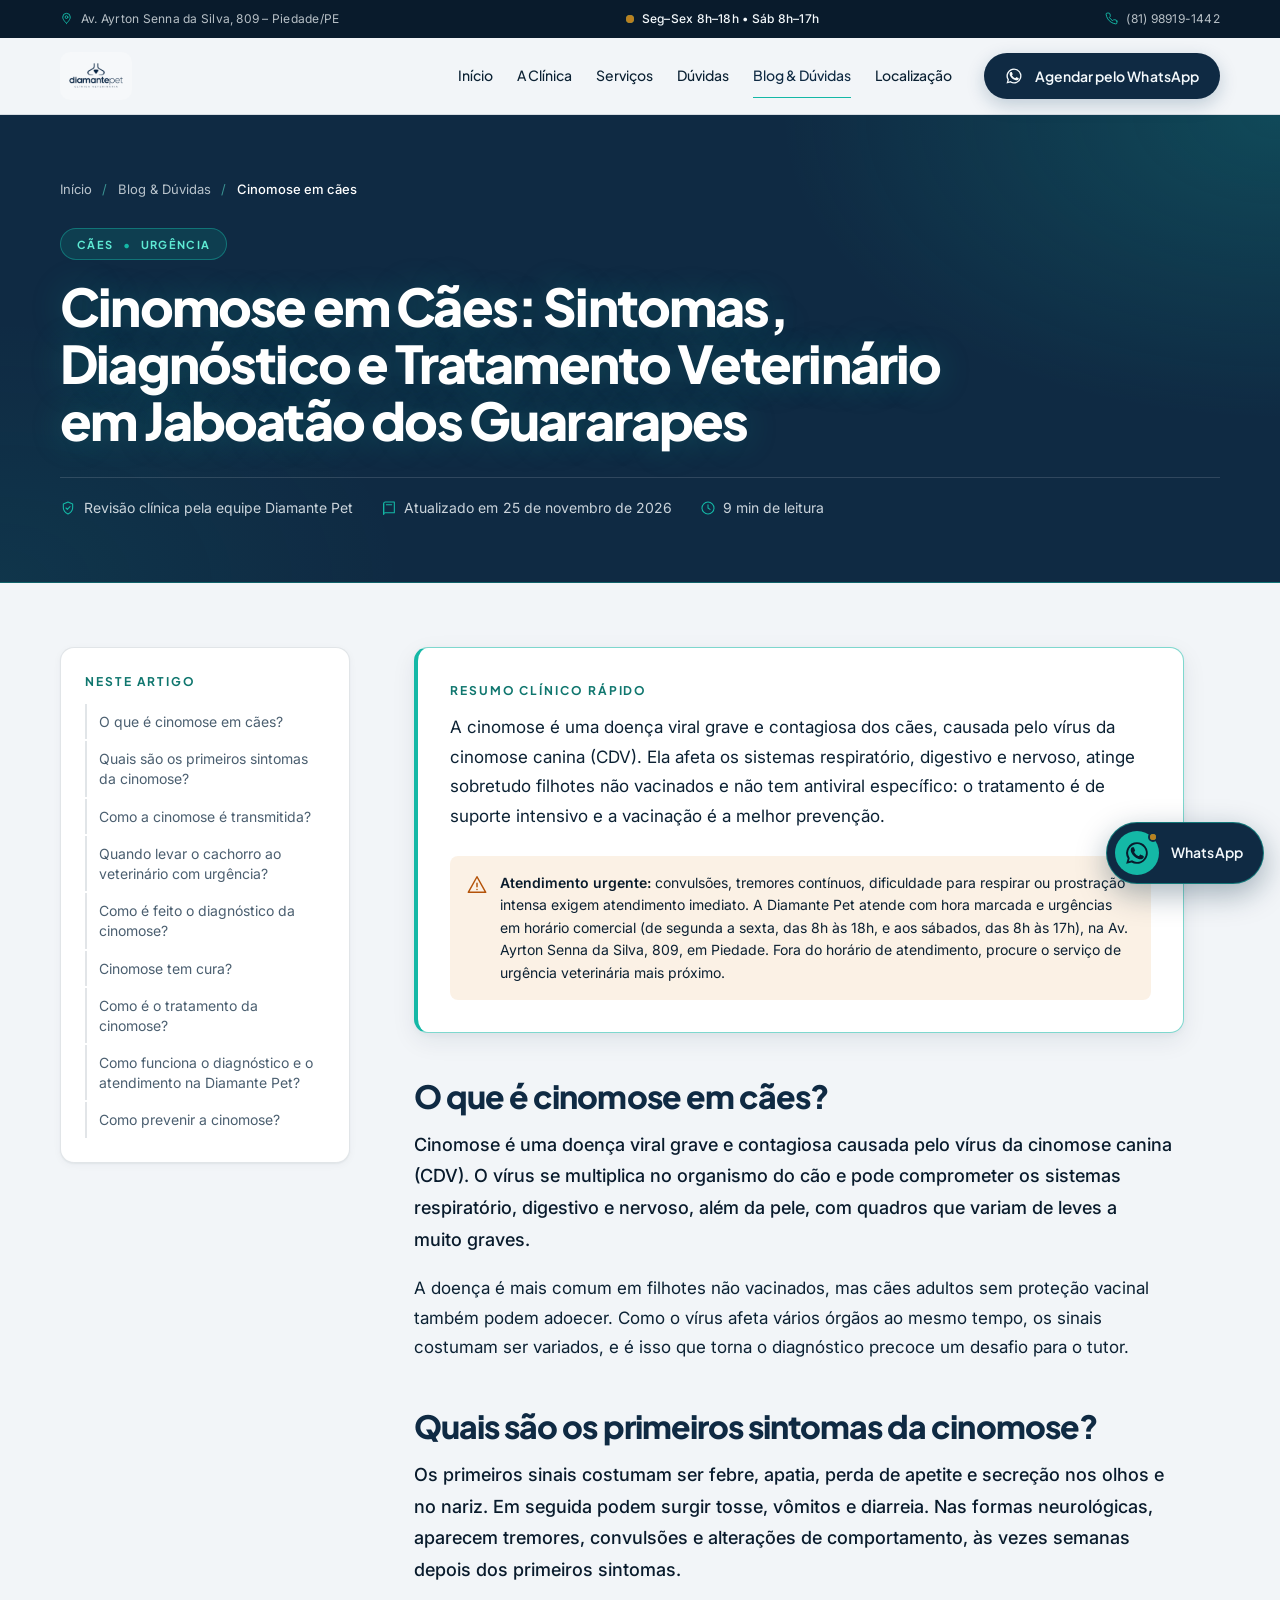
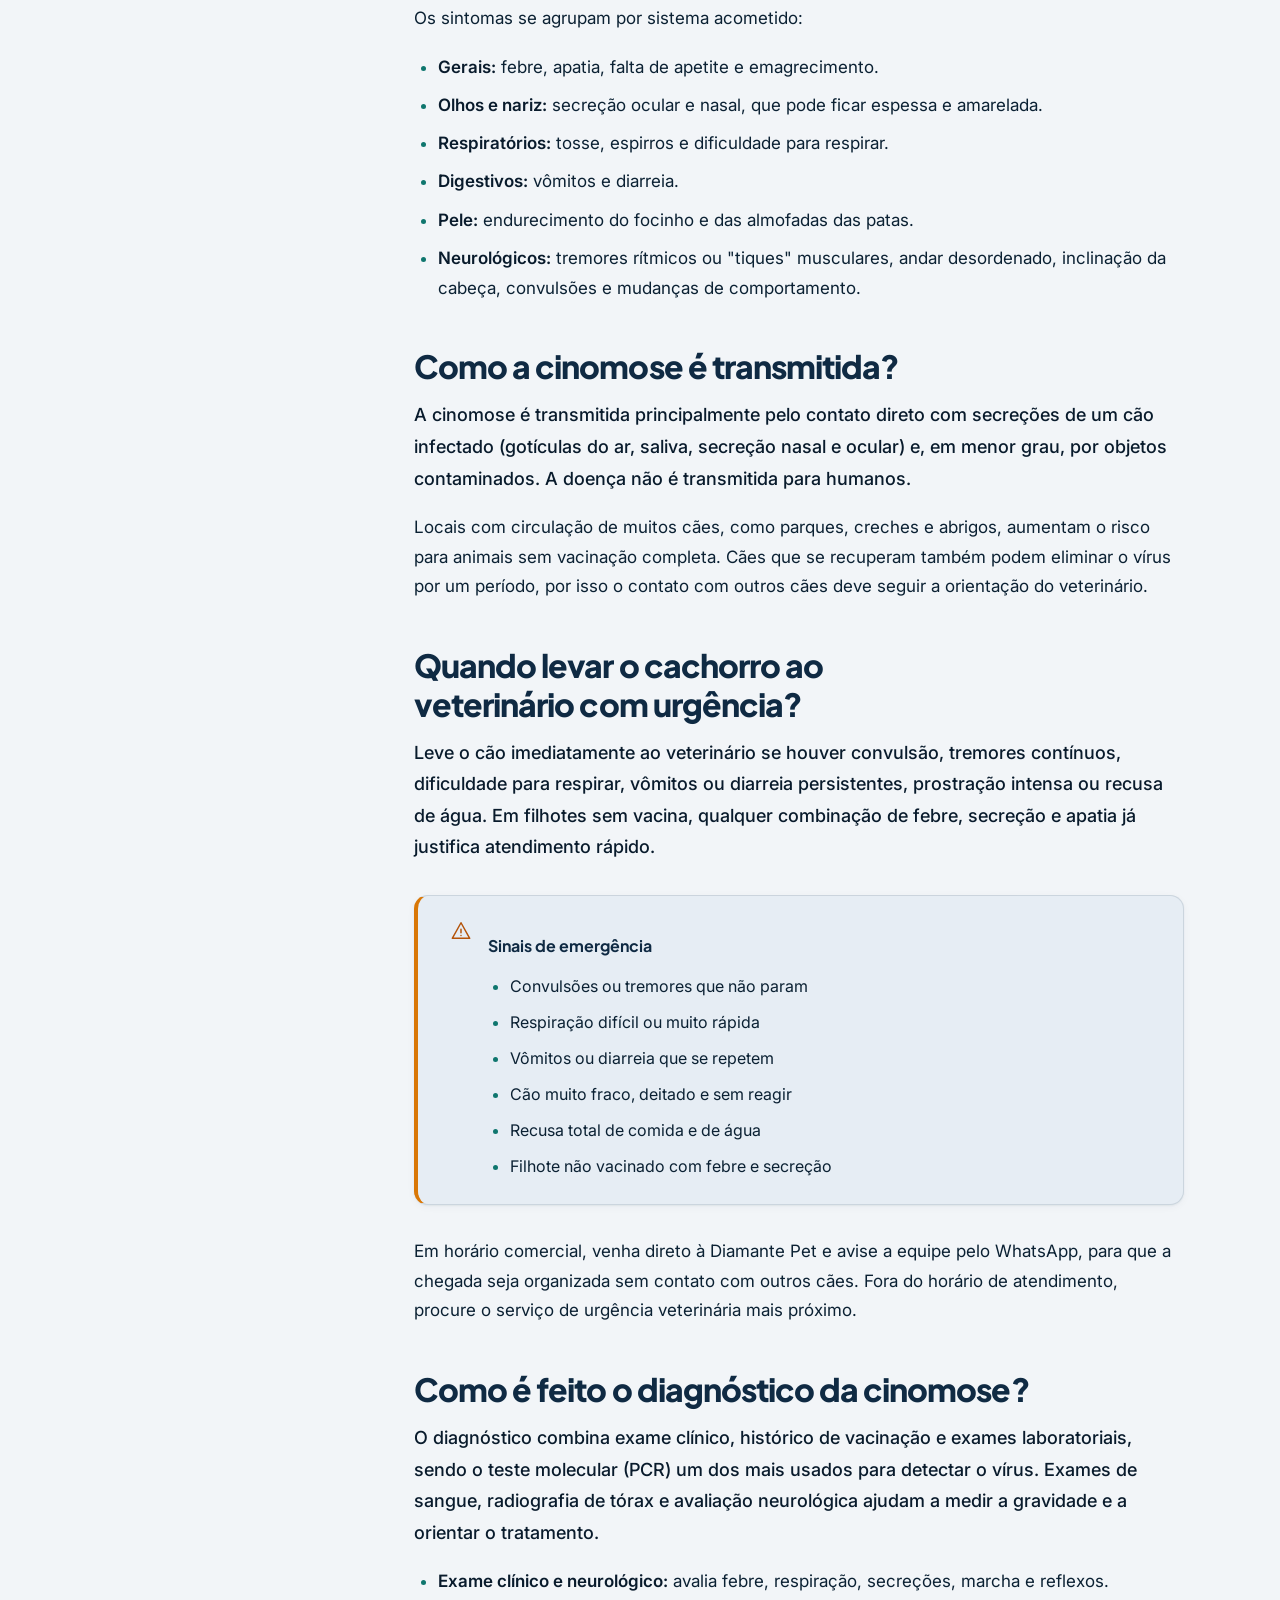
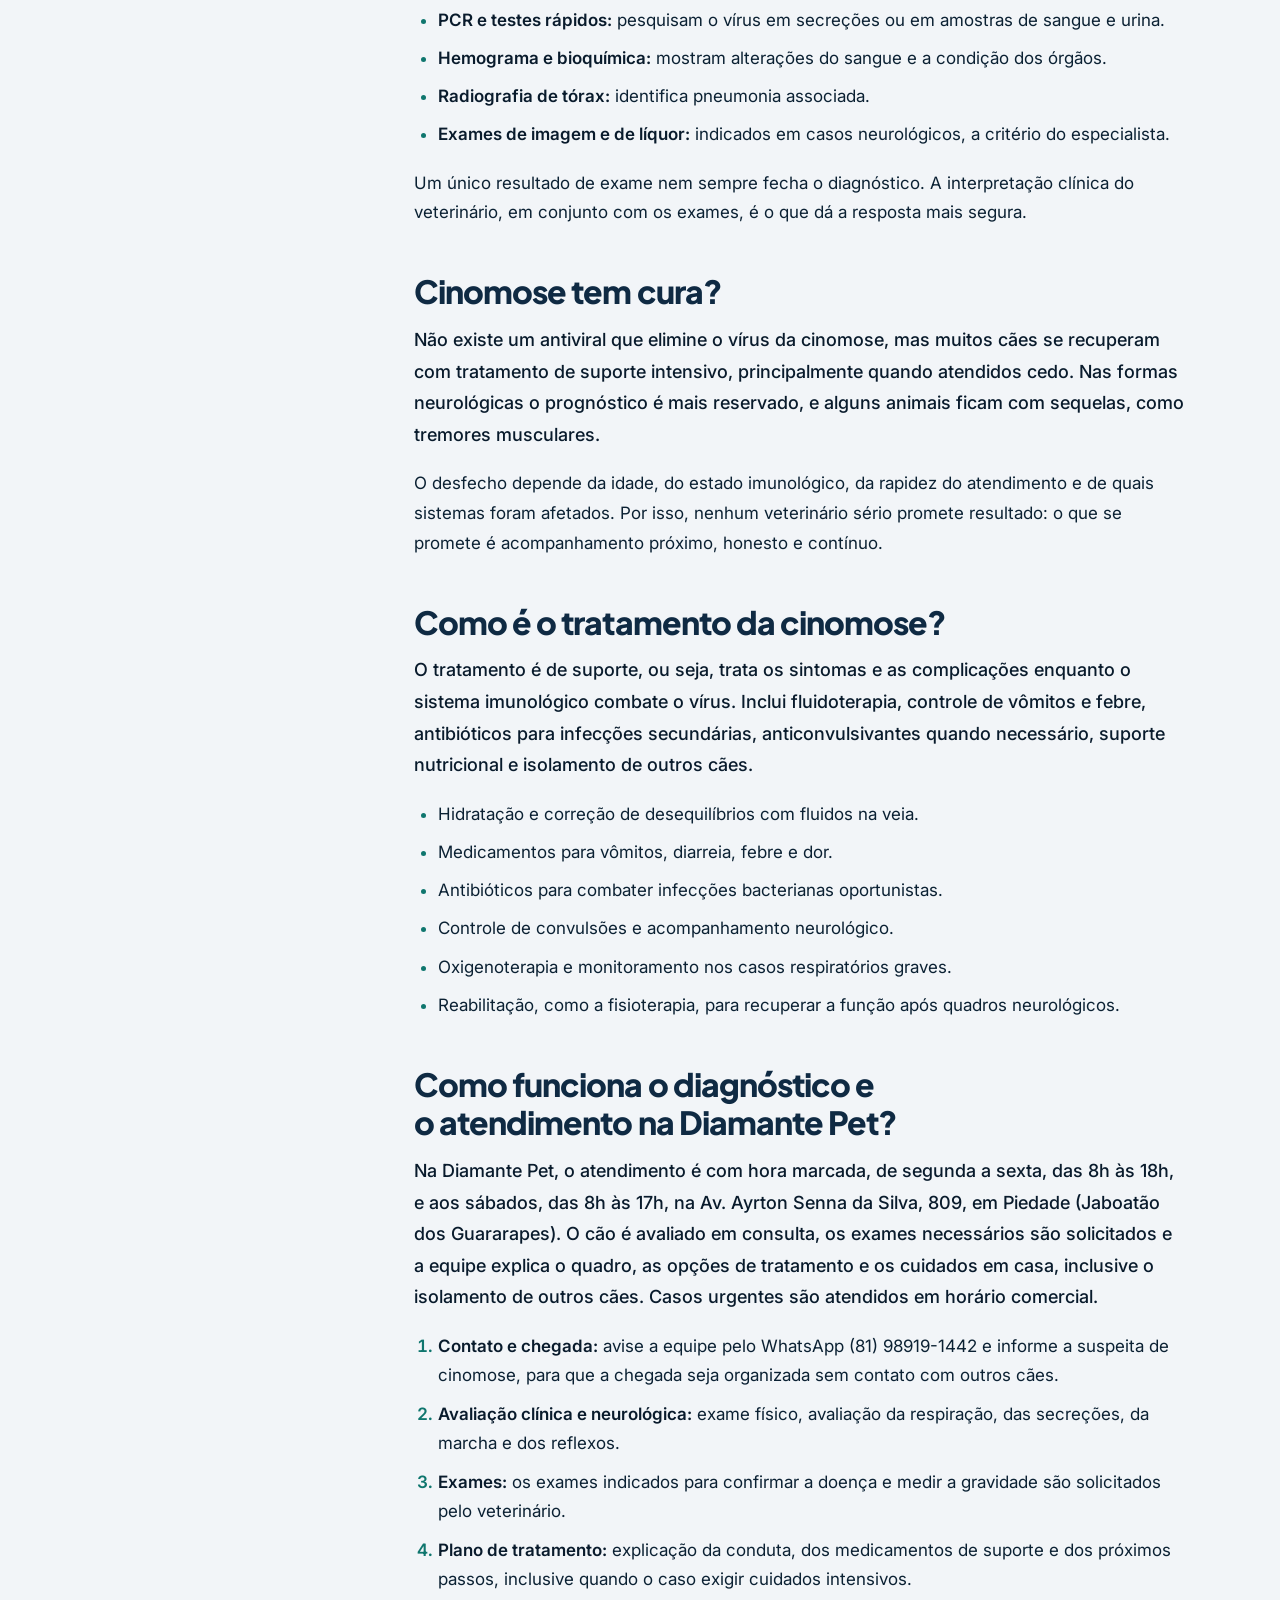
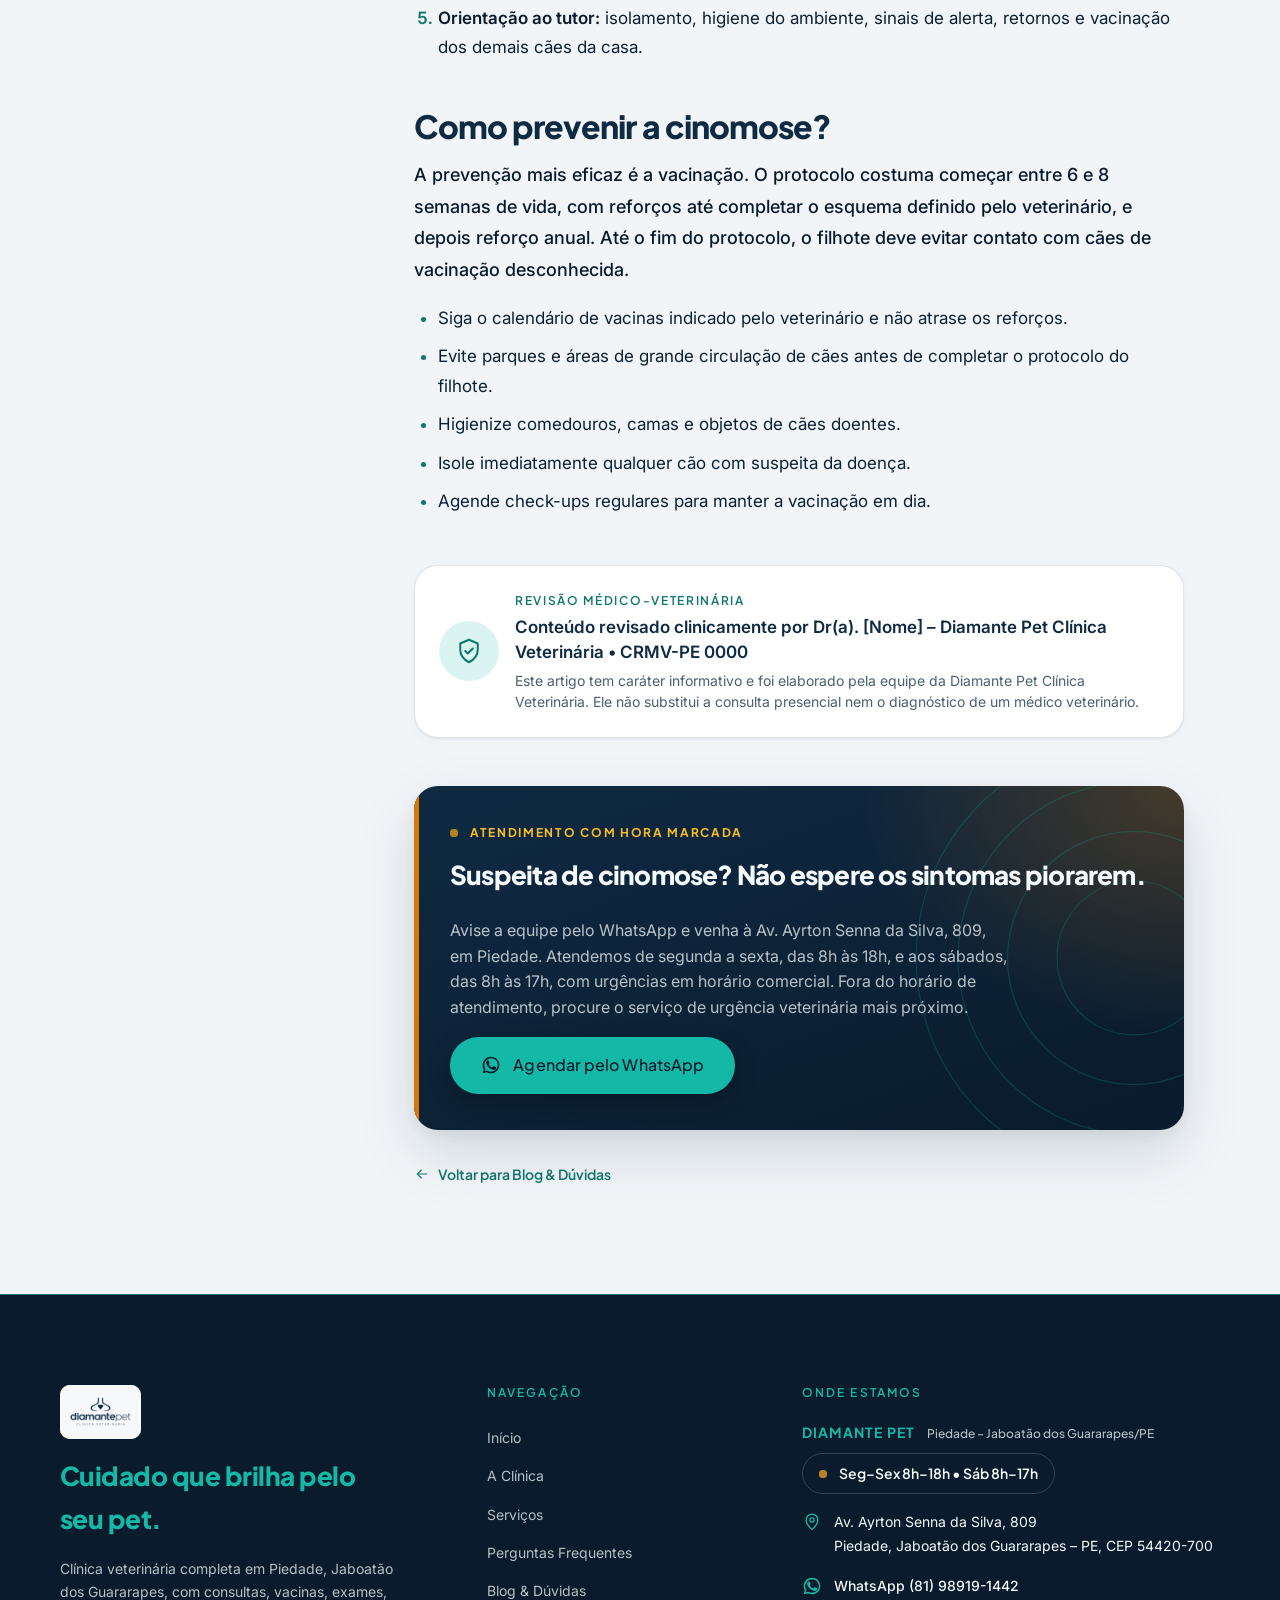
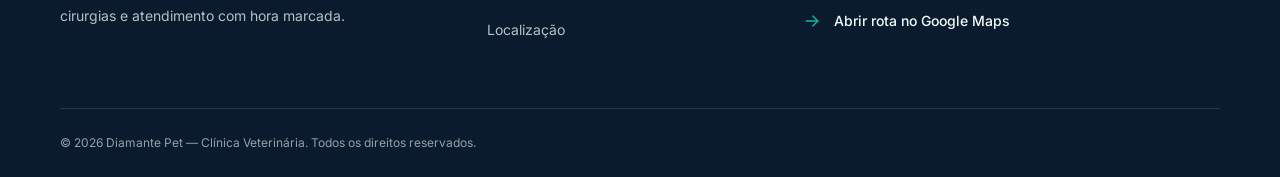
<file: artigo-cinomose.html>
<!DOCTYPE html>
<html lang="pt-BR">
<head>
  <meta charset="utf-8">
  <meta name="viewport" content="width=device-width, initial-scale=1">

  <title>Cinomose em Cães: Sintomas, Diagnóstico e Tratamento em Jaboatão dos Guararapes | Diamante Pet</title>
  <meta name="description" content="Cinomose em cães: primeiros sintomas, transmissão, diagnóstico, tratamento e prevenção. Veja quando procurar atendimento veterinário urgente em Jaboatão dos Guararapes.">
  <meta name="theme-color" content="#0F3D5E">

  <!-- Favicon -->
  <link rel="icon" type="image/png" href="favicon.png">

  <!-- Open Graph -->
  <meta property="og:type" content="article">
  <meta property="og:locale" content="pt_BR">
  <meta property="og:site_name" content="Diamante Pet — Clínica Veterinária">
  <meta property="og:title" content="Cinomose em Cães: Sintomas, Diagnóstico e Tratamento Veterinário em Jaboatão dos Guararapes">
  <meta property="og:description" content="Cinomose em cães: primeiros sintomas, transmissão, diagnóstico, tratamento e prevenção. Veja quando procurar atendimento veterinário urgente em Jaboatão dos Guararapes.">

  <!-- Fontes -->
  <link rel="preconnect" href="https://fonts.googleapis.com">
  <link rel="preconnect" href="https://fonts.gstatic.com" crossorigin>
  <link href="https://fonts.googleapis.com/css2?family=Inter:wght@400;500;600&family=Plus+Jakarta+Sans:wght@500;600;700;800&display=swap" rel="stylesheet">

  <!-- Estilos -->
  <link rel="stylesheet" href="style.css">

  <!-- Dados estruturados (SEO local e leitura por IAs) -->
  <script type="application/ld+json">
  {
    "@context": "https://schema.org",
    "@graph": [
      {
        "@type": "VeterinaryCare",
        "@id": "#organization",
        "name": "Diamante Pet Clínica Veterinária",
        "alternateName": "Diamante Pet",
        "telephone": "+5581989191442",
        "address": {
          "@type": "PostalAddress",
          "streetAddress": "Av. Ayrton Senna da Silva, 809",
          "addressLocality": "Jaboatão dos Guararapes",
          "addressRegion": "PE",
          "postalCode": "54420-700",
          "addressCountry": "BR"
        },
        "areaServed": {
          "@type": "City",
          "name": "Jaboatão dos Guararapes"
        },
        "openingHoursSpecification": [
          {
            "@type": "OpeningHoursSpecification",
            "dayOfWeek": [
              "Monday",
              "Tuesday",
              "Wednesday",
              "Thursday",
              "Friday"
            ],
            "opens": "08:00",
            "closes": "18:00"
          },
          {
            "@type": "OpeningHoursSpecification",
            "dayOfWeek": "Saturday",
            "opens": "08:00",
            "closes": "17:00"
          }
        ]
      },
      {
        "@type": "WebSite",
        "@id": "#website",
        "name": "Diamante Pet Clínica Veterinária",
        "inLanguage": "pt-BR",
        "publisher": {
          "@id": "#organization"
        }
      },
      {
        "@type": "MedicalCondition",
        "@id": "artigo-cinomose.html#condicao",
        "name": "Cinomose canina",
        "alternateName": [
          "Cinomose",
          "Canine distemper",
          "Doença de Carré"
        ],
        "description": "Doença viral grave e contagiosa dos cães, causada pelo vírus da cinomose canina (CDV), que pode afetar os sistemas respiratório, digestivo e nervoso, além da pele.",
        "signOrSymptom": [
          {
            "@type": "MedicalSymptom",
            "name": "Febre"
          },
          {
            "@type": "MedicalSymptom",
            "name": "Apatia e perda de apetite"
          },
          {
            "@type": "MedicalSymptom",
            "name": "Secreção nos olhos e no nariz"
          },
          {
            "@type": "MedicalSymptom",
            "name": "Tosse e dificuldade para respirar"
          },
          {
            "@type": "MedicalSymptom",
            "name": "Vômitos e diarreia"
          },
          {
            "@type": "MedicalSymptom",
            "name": "Endurecimento do focinho e das almofadas das patas"
          },
          {
            "@type": "MedicalSymptom",
            "name": "Tremores musculares, andar desordenado e convulsões"
          }
        ],
        "possibleTreatment": {
          "@type": "MedicalTherapy",
          "name": "Tratamento de suporte intensivo (fluidoterapia, controle de sintomas, antibióticos para infecções secundárias e suporte nutricional)"
        },
        "riskFactor": {
          "@type": "MedicalRiskFactor",
          "name": "Ausência de vacinação completa, sobretudo em filhotes"
        }
      },
      {
        "@type": [
          "MedicalWebPage",
          "WebPage"
        ],
        "@id": "artigo-cinomose.html#webpage",
        "url": "artigo-cinomose.html",
        "name": "Cinomose em Cães: Sintomas, Diagnóstico e Tratamento Veterinário em Jaboatão dos Guararapes",
        "description": "Entenda os primeiros sintomas, a transmissão, o diagnóstico, o tratamento e a prevenção da cinomose em cães, e como funciona o atendimento na Diamante Pet Clínica Veterinária, em Piedade, Jaboatão dos Guararapes – PE.",
        "inLanguage": "pt-BR",
        "isPartOf": {
          "@id": "#website"
        },
        "about": [
          {
            "@id": "artigo-cinomose.html#condicao"
          }
        ],
        "mainEntity": {
          "@id": "artigo-cinomose.html#article"
        },
        "breadcrumb": {
          "@id": "artigo-cinomose.html#breadcrumb"
        },
        "datePublished": "2026-11-25",
        "dateModified": "2026-11-25",
        "lastReviewed": "2026-11-25",
        "reviewedBy": {
          "@id": "#organization"
        },
        "author": {
          "@id": "#organization"
        },
        "publisher": {
          "@id": "#organization"
        },
        "audience": {
          "@type": "PeopleAudience",
          "audienceType": "Tutores de cães"
        },
        "specialty": "Veterinary medicine",
        "speakable": {
          "@type": "SpeakableSpecification",
          "cssSelector": [
            ".tldr__text",
            ".answer"
          ]
        }
      },
      {
        "@type": "Article",
        "@id": "artigo-cinomose.html#article",
        "headline": "Cinomose em Cães: Sintomas, Diagnóstico e Tratamento Veterinário em Jaboatão dos Guararapes",
        "description": "Entenda os primeiros sintomas, a transmissão, o diagnóstico, o tratamento e a prevenção da cinomose em cães, e como funciona o atendimento na Diamante Pet Clínica Veterinária, em Piedade, Jaboatão dos Guararapes – PE.",
        "inLanguage": "pt-BR",
        "articleSection": "Doenças em cães",
        "keywords": "cinomose em cães, sintomas de cinomose, tratamento da cinomose, vacina contra cinomose, cinomose Jaboatão dos Guararapes, veterinário em Piedade, Diamante Pet",
        "datePublished": "2026-11-25",
        "dateModified": "2026-11-25",
        "mainEntityOfPage": {
          "@id": "artigo-cinomose.html#webpage"
        },
        "about": [
          {
            "@id": "artigo-cinomose.html#condicao"
          }
        ],
        "author": {
          "@id": "#organization"
        },
        "reviewedBy": {
          "@id": "#organization"
        },
        "publisher": {
          "@id": "#organization"
        },
        "isAccessibleForFree": true
      },
      {
        "@type": "FAQPage",
        "@id": "artigo-cinomose.html#faq",
        "url": "artigo-cinomose.html",
        "inLanguage": "pt-BR",
        "isPartOf": {
          "@id": "artigo-cinomose.html#webpage"
        },
        "mainEntity": [
          {
            "@type": "Question",
            "name": "O que é cinomose em cães?",
            "acceptedAnswer": {
              "@type": "Answer",
              "text": "Cinomose é uma doença viral grave e contagiosa causada pelo vírus da cinomose canina (CDV). O vírus se multiplica no organismo do cão e pode comprometer os sistemas respiratório, digestivo e nervoso, além da pele, com quadros que variam de leves a muito graves."
            }
          },
          {
            "@type": "Question",
            "name": "Quais são os primeiros sintomas da cinomose?",
            "acceptedAnswer": {
              "@type": "Answer",
              "text": "Os primeiros sinais costumam ser febre, apatia, perda de apetite e secreção nos olhos e no nariz. Em seguida podem surgir tosse, vômitos e diarreia. Nas formas neurológicas, aparecem tremores, convulsões e alterações de comportamento, às vezes semanas depois dos primeiros sintomas."
            }
          },
          {
            "@type": "Question",
            "name": "Como a cinomose é transmitida?",
            "acceptedAnswer": {
              "@type": "Answer",
              "text": "A cinomose é transmitida principalmente pelo contato direto com secreções de um cão infectado (gotículas do ar, saliva, secreção nasal e ocular) e, em menor grau, por objetos contaminados. A doença não é transmitida para humanos."
            }
          },
          {
            "@type": "Question",
            "name": "Quando levar o cachorro ao veterinário com urgência?",
            "acceptedAnswer": {
              "@type": "Answer",
              "text": "Leve o cão imediatamente ao veterinário se houver convulsão, tremores contínuos, dificuldade para respirar, vômitos ou diarreia persistentes, prostração intensa ou recusa de água. Em filhotes sem vacina, qualquer combinação de febre, secreção e apatia já justifica atendimento rápido."
            }
          },
          {
            "@type": "Question",
            "name": "Como é feito o diagnóstico da cinomose?",
            "acceptedAnswer": {
              "@type": "Answer",
              "text": "O diagnóstico combina exame clínico, histórico de vacinação e exames laboratoriais, sendo o teste molecular (PCR) um dos mais usados para detectar o vírus. Exames de sangue, radiografia de tórax e avaliação neurológica ajudam a medir a gravidade e a orientar o tratamento."
            }
          },
          {
            "@type": "Question",
            "name": "Cinomose tem cura?",
            "acceptedAnswer": {
              "@type": "Answer",
              "text": "Não existe um antiviral que elimine o vírus da cinomose, mas muitos cães se recuperam com tratamento de suporte intensivo, principalmente quando atendidos cedo. Nas formas neurológicas o prognóstico é mais reservado, e alguns animais ficam com sequelas, como tremores musculares."
            }
          },
          {
            "@type": "Question",
            "name": "Como é o tratamento da cinomose?",
            "acceptedAnswer": {
              "@type": "Answer",
              "text": "O tratamento é de suporte, ou seja, trata os sintomas e as complicações enquanto o sistema imunológico combate o vírus. Inclui fluidoterapia, controle de vômitos e febre, antibióticos para infecções secundárias, anticonvulsivantes quando necessário, suporte nutricional e isolamento de outros cães."
            }
          },
          {
            "@type": "Question",
            "name": "Como funciona o diagnóstico e o atendimento na Diamante Pet?",
            "acceptedAnswer": {
              "@type": "Answer",
              "text": "Na Diamante Pet, o atendimento é com hora marcada, de segunda a sexta, das 8h às 18h, e aos sábados, das 8h às 17h, na Av. Ayrton Senna da Silva, 809, em Piedade (Jaboatão dos Guararapes). O cão é avaliado em consulta, os exames necessários são solicitados e a equipe explica o quadro, as opções de tratamento e os cuidados em casa, inclusive o isolamento de outros cães. Casos urgentes são atendidos em horário comercial."
            }
          },
          {
            "@type": "Question",
            "name": "Como prevenir a cinomose?",
            "acceptedAnswer": {
              "@type": "Answer",
              "text": "A prevenção mais eficaz é a vacinação. O protocolo costuma começar entre 6 e 8 semanas de vida, com reforços até completar o esquema definido pelo veterinário, e depois reforço anual. Até o fim do protocolo, o filhote deve evitar contato com cães de vacinação desconhecida."
            }
          }
        ]
      },
      {
        "@type": "BreadcrumbList",
        "@id": "artigo-cinomose.html#breadcrumb",
        "itemListElement": [
          {
            "@type": "ListItem",
            "position": 1,
            "name": "Início",
            "item": "index.html"
          },
          {
            "@type": "ListItem",
            "position": 2,
            "name": "Blog & Dúvidas",
            "item": "blog.html"
          },
          {
            "@type": "ListItem",
            "position": 3,
            "name": "Cinomose em cães",
            "item": "artigo-cinomose.html"
          }
        ]
      }
    ]
  }
  </script>

<link rel="icon" type="image/png" href="favicon.png">
</head>
<body>
  <a class="skip-link" href="#conteudo">Ir para o conteúdo principal</a>

  <header class="site-header">

    <!-- Topbar -->
    <div class="topbar">
      <div class="container topbar__inner">
        <span class="topbar__item topbar__address">
          <svg width="13" height="13" viewBox="0 0 24 24" fill="none" stroke="currentColor" stroke-width="1.8" stroke-linecap="round" stroke-linejoin="round" aria-hidden="true">
            <path d="M12 21s7-6.2 7-11.5A7 7 0 0 0 5 9.5C5 14.8 12 21 12 21z"></path>
            <circle cx="12" cy="9.5" r="2.5"></circle>
          </svg>
          Av. Ayrton Senna da Silva, 809 – Piedade/PE
        </span>

        <span class="topbar__item topbar__status" role="status" data-open-status>
          <span class="pulse" aria-hidden="true"></span>
          <span class="js-status-text">Seg–Sex 8h–18h • Sáb 8h–17h</span>
        </span>

        <a class="topbar__item topbar__phone" href="tel:+5581989191442" aria-label="Ligar para (81) 98919-1442">
          <svg width="13" height="13" viewBox="0 0 24 24" fill="none" stroke="currentColor" stroke-width="1.8" stroke-linecap="round" stroke-linejoin="round" aria-hidden="true">
            <path d="M22 16.9v3a2 2 0 0 1-2.2 2 19.8 19.8 0 0 1-8.6-3.1 19.5 19.5 0 0 1-6-6A19.8 19.8 0 0 1 2.1 4.2 2 2 0 0 1 4.1 2h3a2 2 0 0 1 2 1.7c.1 1 .4 1.9.7 2.8a2 2 0 0 1-.5 2.1L8.1 9.9a16 16 0 0 0 6 6l1.3-1.3a2 2 0 0 1 2.1-.4c.9.3 1.8.6 2.8.7a2 2 0 0 1 1.7 2z"></path>
          </svg>
          <span class="topbar__phone-label">(81) 98919-1442</span>
        </a>
      </div>
    </div>

    <!-- Navegação principal -->
    <div class="nav-bar">
      <div class="container nav-bar__inner">

        <a class="brand" href="index.html" aria-label="Diamante Pet — Clínica Veterinária: página inicial">
          <span class="brand__logo"><img src="logo-diamante-pet.png" alt="Logo Diamante Pet Clínica Veterinária" width="753" height="360"></span>
        </a>

        <nav class="nav" id="site-nav" aria-label="Navegação principal">
          <ul class="nav__list">
            <li><a class="nav__link" href="index.html">Início</a></li>
            <li><a class="nav__link" href="index.html#clinica">A Clínica</a></li>
            <li><a class="nav__link" href="index.html#servicos">Serviços</a></li>
            <li><a class="nav__link" href="index.html#faq">Dúvidas</a></li>
            <li><a class="nav__link" href="blog.html" aria-current="page">Blog &amp; Dúvidas</a></li>
            <li><a class="nav__link" href="index.html#localizacao">Localização</a></li>
          </ul>

          <a class="btn btn--primary nav__cta"
             href="https://wa.me/5581989191442?text=Ol%C3%A1%2C%20gostaria%20de%20agendar%20um%20atendimento%20para%20o%20meu%20pet."
             target="_blank" rel="noopener"
             aria-label="Agendar pelo WhatsApp">
            <svg width="18" height="18" viewBox="0 0 24 24" fill="currentColor" aria-hidden="true"><path d="M17.5 14.4c-.3-.1-1.7-.8-2-.9-.3-.1-.5-.1-.7.1-.2.3-.8.9-.9 1.1-.2.2-.3.2-.6.1-.3-.1-1.2-.4-2.3-1.4-.8-.8-1.4-1.7-1.6-2-.2-.3 0-.4.1-.6l.4-.5c.1-.2.2-.3.3-.5.1-.2 0-.4 0-.5-.1-.1-.7-1.6-.9-2.2-.2-.6-.5-.5-.7-.5h-.6c-.2 0-.5.1-.8.4-.3.3-1 1-1 2.5s1.1 2.9 1.2 3.1c.1.2 2.1 3.2 5.1 4.5.7.3 1.3.5 1.7.6.7.2 1.4.2 1.9.1.6-.1 1.7-.7 2-1.4.2-.7.2-1.3.2-1.4-.1-.1-.3-.2-.6-.3z"></path><path d="M12 2a10 10 0 0 0-8.6 15.1L2 22l5-1.3A10 10 0 1 0 12 2zm0 18.2c-1.5 0-3-.4-4.2-1.2l-.3-.2-3 .8.8-2.9-.2-.3A8.2 8.2 0 1 1 12 20.2z"></path></svg>
            <span class="nav__cta-label">Agendar pelo WhatsApp</span>
          </a>

          <button class="menu-toggle" type="button" aria-expanded="false" aria-controls="site-nav" aria-label="Abrir menu">
            <span class="menu-toggle__bars" aria-hidden="true">
              <span></span><span></span><span></span>
            </span>
          </button>
        </nav>

      </div>
    </div>
  </header>

  <main id="conteudo">

    <!-- Cabeçalho do artigo -->
    <header class="article-hero">
      <div class="container">

        <nav class="breadcrumb" aria-label="Você está em">
          <ol>
            <li><a href="index.html">Início</a></li>
            <li><a href="blog.html">Blog &amp; Dúvidas</a></li>
            <li><span aria-current="page">Cinomose em cães</span></li>
          </ol>
        </nav>

        <div class="article-hero__tags">
          <span class="article-tag">Cães</span>
          <span class="article-tag article-tag--urgent">Urgência</span>
        </div>

        <h1 class="article-hero__title">Cinomose em Cães: Sintomas, Diagnóstico e Tratamento Veterinário em Jaboatão dos Guararapes</h1>

        <ul class="article-meta" aria-label="Informações do artigo">
          <li>
            <svg class="icon" width="16" height="16" aria-hidden="true" focusable="false"><use href="#i-shield"></use></svg>
            Revisão clínica pela equipe Diamante Pet
          </li>
          <li>
            <svg class="icon" width="16" height="16" aria-hidden="true" focusable="false"><use href="#i-book"></use></svg>
            Atualizado em <time datetime="2026-11-25">25 de novembro de 2026</time>
          </li>
          <li>
            <svg class="icon" width="16" height="16" aria-hidden="true" focusable="false"><use href="#i-clock"></use></svg>
            9 min de leitura
          </li>
        </ul>

      </div>
    </header>

    <div class="article-section">
      <div class="container article__layout">

        <!-- Sumário lateral -->
        <aside class="toc" aria-label="Neste artigo">
          <p class="toc__title">Neste artigo</p>
          <ol class="toc__list" id="toc-list">
            <li><a href="#o-que-e">O que é cinomose em cães?</a></li>
            <li><a href="#primeiros-sintomas">Quais são os primeiros sintomas da cinomose?</a></li>
            <li><a href="#transmissao">Como a cinomose é transmitida?</a></li>
            <li><a href="#quando-urgencia">Quando levar o cachorro ao veterinário com urgência?</a></li>
            <li><a href="#diagnostico">Como é feito o diagnóstico da cinomose?</a></li>
            <li><a href="#tem-cura">Cinomose tem cura?</a></li>
            <li><a href="#tratamento">Como é o tratamento da cinomose?</a></li>
            <li><a href="#atendimento">Como funciona o diagnóstico e o atendimento na Diamante Pet?</a></li>
            <li><a href="#prevencao">Como prevenir a cinomose?</a></li>
          </ol>
        </aside>

        <!-- Corpo do artigo -->
        <article class="article__body prose">

          <!-- Resumo Clínico Rápido (TL;DR) -->
          <aside class="tldr" aria-labelledby="tldr-title">
            <p class="tldr__label" id="tldr-title">Resumo Clínico Rápido</p>
            <p class="tldr__text">
              A cinomose é uma doença viral grave e contagiosa dos cães, causada pelo vírus da cinomose canina (CDV). Ela afeta os sistemas respiratório, digestivo e nervoso, atinge sobretudo filhotes não vacinados e não tem antiviral específico: o tratamento é de suporte intensivo e a vacinação é a melhor prevenção.
            </p>
            <div class="tldr__alert" role="note">
              <svg class="icon" width="22" height="22" aria-hidden="true" focusable="false"><use href="#i-alert"></use></svg>
              <p>
                <strong>Atendimento urgente:</strong> convulsões, tremores contínuos, dificuldade para respirar ou prostração intensa exigem atendimento imediato. A Diamante Pet atende com hora marcada e urgências em horário comercial (de segunda a sexta, das 8h às 18h, e aos sábados, das 8h às 17h), na Av. Ayrton Senna da Silva, 809, em Piedade. Fora do horário de atendimento, procure o serviço de urgência veterinária mais próximo.
              </p>
            </div>
          </aside>

        <section class="article__section" aria-labelledby="h-o-que-e">
          <h2 id="o-que-e"><span id="h-o-que-e">O que é cinomose em cães?</span></h2>
          <p class="answer">Cinomose é uma doença viral grave e contagiosa causada pelo vírus da cinomose canina (CDV). O vírus se multiplica no organismo do cão e pode comprometer os sistemas respiratório, digestivo e nervoso, além da pele, com quadros que variam de leves a muito graves.</p>
        <p>A doença é mais comum em filhotes não vacinados, mas cães adultos sem proteção vacinal também podem adoecer. Como o vírus afeta vários órgãos ao mesmo tempo, os sinais costumam ser variados, e é isso que torna o diagnóstico precoce um desafio para o tutor.</p>

        </section>

        <section class="article__section" aria-labelledby="h-primeiros-sintomas">
          <h2 id="primeiros-sintomas"><span id="h-primeiros-sintomas">Quais são os primeiros sintomas da cinomose?</span></h2>
          <p class="answer">Os primeiros sinais costumam ser febre, apatia, perda de apetite e secreção nos olhos e no nariz. Em seguida podem surgir tosse, vômitos e diarreia. Nas formas neurológicas, aparecem tremores, convulsões e alterações de comportamento, às vezes semanas depois dos primeiros sintomas.</p>
        <p>Os sintomas se agrupam por sistema acometido:</p>
        <ul>
          <li><strong>Gerais:</strong> febre, apatia, falta de apetite e emagrecimento.</li>
          <li><strong>Olhos e nariz:</strong> secreção ocular e nasal, que pode ficar espessa e amarelada.</li>
          <li><strong>Respiratórios:</strong> tosse, espirros e dificuldade para respirar.</li>
          <li><strong>Digestivos:</strong> vômitos e diarreia.</li>
          <li><strong>Pele:</strong> endurecimento do focinho e das almofadas das patas.</li>
          <li><strong>Neurológicos:</strong> tremores rítmicos ou "tiques" musculares, andar desordenado, inclinação da cabeça, convulsões e mudanças de comportamento.</li>
        </ul>

        </section>

        <section class="article__section" aria-labelledby="h-transmissao">
          <h2 id="transmissao"><span id="h-transmissao">Como a cinomose é transmitida?</span></h2>
          <p class="answer">A cinomose é transmitida principalmente pelo contato direto com secreções de um cão infectado (gotículas do ar, saliva, secreção nasal e ocular) e, em menor grau, por objetos contaminados. A doença não é transmitida para humanos.</p>
        <p>Locais com circulação de muitos cães, como parques, creches e abrigos, aumentam o risco para animais sem vacinação completa. Cães que se recuperam também podem eliminar o vírus por um período, por isso o contato com outros cães deve seguir a orientação do veterinário.</p>

        </section>

        <section class="article__section" aria-labelledby="h-quando-urgencia">
          <h2 id="quando-urgencia"><span id="h-quando-urgencia">Quando levar o cachorro ao veterinário com urgência?</span></h2>
          <p class="answer">Leve o cão imediatamente ao veterinário se houver convulsão, tremores contínuos, dificuldade para respirar, vômitos ou diarreia persistentes, prostração intensa ou recusa de água. Em filhotes sem vacina, qualquer combinação de febre, secreção e apatia já justifica atendimento rápido.</p>
        <div class="callout" role="note">
          <span class="callout__icon"><svg class="icon" width="22" height="22" aria-hidden="true" focusable="false"><use href="#i-alert"></use></svg></span>
          <div>
            <p class="callout__title">Sinais de emergência</p>
            <ul>
              <li>Convulsões ou tremores que não param</li>
              <li>Respiração difícil ou muito rápida</li>
              <li>Vômitos ou diarreia que se repetem</li>
              <li>Cão muito fraco, deitado e sem reagir</li>
              <li>Recusa total de comida e de água</li>
              <li>Filhote não vacinado com febre e secreção</li>
            </ul>
          </div>
        </div>
        <p>Em horário comercial, venha direto à Diamante Pet e avise a equipe pelo WhatsApp, para que a chegada seja organizada sem contato com outros cães. Fora do horário de atendimento, procure o serviço de urgência veterinária mais próximo.</p>

        </section>

        <section class="article__section" aria-labelledby="h-diagnostico">
          <h2 id="diagnostico"><span id="h-diagnostico">Como é feito o diagnóstico da cinomose?</span></h2>
          <p class="answer">O diagnóstico combina exame clínico, histórico de vacinação e exames laboratoriais, sendo o teste molecular (PCR) um dos mais usados para detectar o vírus. Exames de sangue, radiografia de tórax e avaliação neurológica ajudam a medir a gravidade e a orientar o tratamento.</p>
        <ul>
          <li><strong>Exame clínico e neurológico:</strong> avalia febre, respiração, secreções, marcha e reflexos.</li>
          <li><strong>PCR e testes rápidos:</strong> pesquisam o vírus em secreções ou em amostras de sangue e urina.</li>
          <li><strong>Hemograma e bioquímica:</strong> mostram alterações do sangue e a condição dos órgãos.</li>
          <li><strong>Radiografia de tórax:</strong> identifica pneumonia associada.</li>
          <li><strong>Exames de imagem e de líquor:</strong> indicados em casos neurológicos, a critério do especialista.</li>
        </ul>
        <p>Um único resultado de exame nem sempre fecha o diagnóstico. A interpretação clínica do veterinário, em conjunto com os exames, é o que dá a resposta mais segura.</p>

        </section>

        <section class="article__section" aria-labelledby="h-tem-cura">
          <h2 id="tem-cura"><span id="h-tem-cura">Cinomose tem cura?</span></h2>
          <p class="answer">Não existe um antiviral que elimine o vírus da cinomose, mas muitos cães se recuperam com tratamento de suporte intensivo, principalmente quando atendidos cedo. Nas formas neurológicas o prognóstico é mais reservado, e alguns animais ficam com sequelas, como tremores musculares.</p>
        <p>O desfecho depende da idade, do estado imunológico, da rapidez do atendimento e de quais sistemas foram afetados. Por isso, nenhum veterinário sério promete resultado: o que se promete é acompanhamento próximo, honesto e contínuo.</p>

        </section>

        <section class="article__section" aria-labelledby="h-tratamento">
          <h2 id="tratamento"><span id="h-tratamento">Como é o tratamento da cinomose?</span></h2>
          <p class="answer">O tratamento é de suporte, ou seja, trata os sintomas e as complicações enquanto o sistema imunológico combate o vírus. Inclui fluidoterapia, controle de vômitos e febre, antibióticos para infecções secundárias, anticonvulsivantes quando necessário, suporte nutricional e isolamento de outros cães.</p>
        <ul>
          <li>Hidratação e correção de desequilíbrios com fluidos na veia.</li>
          <li>Medicamentos para vômitos, diarreia, febre e dor.</li>
          <li>Antibióticos para combater infecções bacterianas oportunistas.</li>
          <li>Controle de convulsões e acompanhamento neurológico.</li>
          <li>Oxigenoterapia e monitoramento nos casos respiratórios graves.</li>
          <li>Reabilitação, como a fisioterapia, para recuperar a função após quadros neurológicos.</li>
        </ul>

        </section>

        <section class="article__section" aria-labelledby="h-atendimento">
          <h2 id="atendimento"><span id="h-atendimento">Como funciona o diagnóstico e o atendimento na Diamante Pet?</span></h2>
          <p class="answer">Na Diamante Pet, o atendimento é com hora marcada, de segunda a sexta, das 8h às 18h, e aos sábados, das 8h às 17h, na Av. Ayrton Senna da Silva, 809, em Piedade (Jaboatão dos Guararapes). O cão é avaliado em consulta, os exames necessários são solicitados e a equipe explica o quadro, as opções de tratamento e os cuidados em casa, inclusive o isolamento de outros cães. Casos urgentes são atendidos em horário comercial.</p>
        <ol>
          <li><strong>Contato e chegada:</strong> avise a equipe pelo WhatsApp (81) 98919-1442 e informe a suspeita de cinomose, para que a chegada seja organizada sem contato com outros cães.</li>
          <li><strong>Avaliação clínica e neurológica:</strong> exame físico, avaliação da respiração, das secreções, da marcha e dos reflexos.</li>
          <li><strong>Exames:</strong> os exames indicados para confirmar a doença e medir a gravidade são solicitados pelo veterinário.</li>
          <li><strong>Plano de tratamento:</strong> explicação da conduta, dos medicamentos de suporte e dos próximos passos, inclusive quando o caso exigir cuidados intensivos.</li>
          <li><strong>Orientação ao tutor:</strong> isolamento, higiene do ambiente, sinais de alerta, retornos e vacinação dos demais cães da casa.</li>
        </ol>

        </section>

        <section class="article__section" aria-labelledby="h-prevencao">
          <h2 id="prevencao"><span id="h-prevencao">Como prevenir a cinomose?</span></h2>
          <p class="answer">A prevenção mais eficaz é a vacinação. O protocolo costuma começar entre 6 e 8 semanas de vida, com reforços até completar o esquema definido pelo veterinário, e depois reforço anual. Até o fim do protocolo, o filhote deve evitar contato com cães de vacinação desconhecida.</p>
        <ul>
          <li>Siga o calendário de vacinas indicado pelo veterinário e não atrase os reforços.</li>
          <li>Evite parques e áreas de grande circulação de cães antes de completar o protocolo do filhote.</li>
          <li>Higienize comedouros, camas e objetos de cães doentes.</li>
          <li>Isole imediatamente qualquer cão com suspeita da doença.</li>
          <li>Agende check-ups regulares para manter a vacinação em dia.</li>
        </ul>

        </section>

          <!-- Bloco de autoridade médica (E-E-A-T) -->
          <aside class="author-box" aria-labelledby="author-title">
            <span class="author-box__seal" aria-hidden="true">
              <svg class="icon" width="30" height="30" focusable="false"><use href="#i-shield"></use></svg>
            </span>
            <div class="author-box__body">
              <p class="author-box__label" id="author-title">Revisão médico-veterinária</p>
              <!-- EDITAR: substitua [Nome] pelo nome do médico revisor e 0000 pelo número do CRMV-PE -->
              <p class="author-box__text">Conteúdo revisado clinicamente por Dr(a). [Nome] – Diamante Pet Clínica Veterinária • CRMV-PE 0000</p>
              <p class="author-box__note">
                Este artigo tem caráter informativo e foi elaborado pela equipe da Diamante Pet Clínica Veterinária. Ele não substitui a consulta presencial nem o diagnóstico de um médico veterinário.
              </p>
            </div>
          </aside>

          <!-- CTA contextual -->
          <aside class="emergency-cta" aria-labelledby="cta-title">
            <svg class="emergency-cta__rings" viewBox="0 0 400 400" aria-hidden="true" focusable="false">
              <g fill="none" stroke="currentColor" stroke-width="1">
                <circle cx="200" cy="200" r="70"></circle>
                <circle cx="200" cy="200" r="115"></circle>
                <circle cx="200" cy="200" r="160"></circle>
                <circle cx="200" cy="200" r="198"></circle>
              </g>
            </svg>
            <div class="emergency-cta__content">
              <span class="emergency-cta__status">
                <span class="pulse" aria-hidden="true"></span>
                Atendimento com hora marcada
              </span>
              <h2 class="emergency-cta__title" id="cta-title">Suspeita de cinomose? Não espere os sintomas piorarem.</h2>
              <p class="emergency-cta__text">
                Avise a equipe pelo WhatsApp e venha à Av. Ayrton Senna da Silva, 809, em Piedade. Atendemos de segunda a sexta, das 8h às 18h, e aos sábados, das 8h às 17h, com urgências em horário comercial. Fora do horário de atendimento, procure o serviço de urgência veterinária mais próximo.
              </p>
              <a class="btn btn--accent btn--lg"
                 href="https://wa.me/5581989191442?text=Ol%C3%A1%2C%20suspeito%20de%20cinomose%20no%20meu%20cachorro%20e%20preciso%20de%20atendimento."
                 target="_blank" rel="noopener">
                <svg class="icon-fill" width="20" height="20" aria-hidden="true" focusable="false"><use href="#i-wa"></use></svg>
                Agendar pelo WhatsApp
              </a>
            </div>
          </aside>

          <a class="article__back" href="blog.html">
            <svg class="icon article__back-icon" width="16" height="16" aria-hidden="true" focusable="false"><use href="#i-arrow"></use></svg>
            Voltar para Blog &amp; Dúvidas
          </a>

        </article>

      </div>
    </div>

  </main>

  <svg width="0" height="0" style="position:absolute" aria-hidden="true" focusable="false">
      <defs>
        <symbol id="i-clock" viewBox="0 0 24 24"><circle cx="12" cy="12" r="9"></circle><path d="M12 7v5l3 2"></path></symbol>
        <symbol id="i-scan" viewBox="0 0 24 24"><path d="M4 8V6a2 2 0 0 1 2-2h2M16 4h2a2 2 0 0 1 2 2v2M20 16v2a2 2 0 0 1-2 2h-2M8 20H6a2 2 0 0 1-2-2v-2"></path><path d="M7 12h3l1.5-3 2 6 1.5-3H17"></path></symbol>
        <symbol id="i-check" viewBox="0 0 24 24"><path d="M5 12.5l4.5 4.5L19 7.5"></path></symbol>
        <symbol id="i-arrow" viewBox="0 0 24 24"><path d="M5 12h14"></path><path d="M13 6l6 6-6 6"></path></symbol>
        <symbol id="i-pin" viewBox="0 0 24 24"><path d="M12 21s7-6.2 7-11.5A7 7 0 0 0 5 9.5C5 14.8 12 21 12 21z"></path><circle cx="12" cy="9.5" r="2.5"></circle></symbol>
        <symbol id="i-phone" viewBox="0 0 24 24"><path d="M22 16.9v3a2 2 0 0 1-2.2 2 19.8 19.8 0 0 1-8.6-3.1 19.5 19.5 0 0 1-6-6A19.8 19.8 0 0 1 2.1 4.2 2 2 0 0 1 4.1 2h3a2 2 0 0 1 2 1.7c.1 1 .4 1.9.7 2.8a2 2 0 0 1-.5 2.1L8.1 9.9a16 16 0 0 0 6 6l1.3-1.3a2 2 0 0 1 2.1-.4c.9.3 1.8.6 2.8.7a2 2 0 0 1 1.7 2z"></path></symbol>
        <symbol id="i-wa" viewBox="0 0 24 24"><path d="M17.5 14.4c-.3-.1-1.7-.8-2-.9-.3-.1-.5-.1-.7.1-.2.3-.8.9-.9 1.1-.2.2-.3.2-.6.1-.3-.1-1.2-.4-2.3-1.4-.8-.8-1.4-1.7-1.6-2-.2-.3 0-.4.1-.6l.4-.5c.1-.2.2-.3.3-.5.1-.2 0-.4 0-.5-.1-.1-.7-1.6-.9-2.2-.2-.6-.5-.5-.7-.5h-.6c-.2 0-.5.1-.8.4-.3.3-1 1-1 2.5s1.1 2.9 1.2 3.1c.1.2 2.1 3.2 5.1 4.5.7.3 1.3.5 1.7.6.7.2 1.4.2 1.9.1.6-.1 1.7-.7 2-1.4.2-.7.2-1.3.2-1.4-.1-.1-.3-.2-.6-.3z"></path><path d="M12 2a10 10 0 0 0-8.6 15.1L2 22l5-1.3A10 10 0 1 0 12 2zm0 18.2c-1.5 0-3-.4-4.2-1.2l-.3-.2-3 .8.8-2.9-.2-.3A8.2 8.2 0 1 1 12 20.2z"></path></symbol>
        <symbol id="i-heart" viewBox="0 0 24 24"><path d="M12 20s-7-4.4-7-10a4 4 0 0 1 7-2.6A4 4 0 0 1 19 10c0 5.6-7 10-7 10z"></path></symbol>
        <symbol id="i-stetho" viewBox="0 0 24 24"><path d="M6 3v6a4 4 0 0 0 8 0V3"></path><path d="M10 13v2a5 5 0 0 0 10 0v-1"></path><circle cx="20" cy="12" r="2"></circle></symbol>
        <symbol id="i-shield" viewBox="0 0 24 24"><path d="M12 3l7 3v5c0 4.5-3 8-7 10-4-2-7-5.5-7-10V6z"></path><path d="M9 12l2 2 4-4"></path></symbol>
        <symbol id="i-scalpel" viewBox="0 0 24 24"><path d="M3 21l8-8"></path><path d="M11 13l6-9 3 3-9 6z"></path></symbol>
              <symbol id="i-alert" viewBox="0 0 24 24"><path d="M12 3l9.5 17h-19z"></path><path d="M12 10v4M12 17h.01"></path></symbol>
        <symbol id="i-book" viewBox="0 0 24 24"><path d="M4 5.5A2.5 2.5 0 0 1 6.5 3H20v16H6.5A2.5 2.5 0 0 0 4 21.5z"></path><path d="M4 21.5V5.5M8 7h8"></path></symbol>
      </defs>
    </svg>

  <footer class="site-footer" aria-labelledby="footer-title">
    <div class="container">

      <div class="footer__grid">

        <div class="footer__brand">
          <a class="brand brand--footer" href="index.html" aria-label="Diamante Pet — Clínica Veterinária: página inicial">
          <span class="brand__logo"><img src="logo-diamante-pet.png" alt="Logo Diamante Pet Clínica Veterinária" width="753" height="360"></span>
        </a>
          <span class="sr-only" id="footer-title">Diamante Pet — Clínica Veterinária</span>
          <p class="footer__slogan">Cuidado que brilha pelo seu pet.</p>
          <p class="footer__about">
            Clínica veterinária completa em Piedade, Jaboatão dos Guararapes, com consultas, vacinas, exames, cirurgias e atendimento com hora marcada.
          </p>
        </div>

        <nav class="footer__col" aria-label="Links rápidos">
          <h2 class="footer__heading">Navegação</h2>
          <ul class="footer__links">
            <li><a href="index.html">Início</a></li>
            <li><a href="index.html#clinica">A Clínica</a></li>
            <li><a href="index.html#servicos">Serviços</a></li>
            <li><a href="index.html#faq">Perguntas Frequentes</a></li>
            <li><a href="blog.html">Blog &amp; Dúvidas</a></li>
            <li><a href="index.html#localizacao">Localização</a></li>
          </ul>
        </nav>

        <div class="footer__col footer__col--units">
          <h2 class="footer__heading">Onde estamos</h2>

          <div class="footer__unit">
            <h3 class="footer__unit-title">Diamante Pet <small>Piedade – Jaboatão dos Guararapes/PE</small></h3>
            <p class="footer__status" data-open-status>
              <span class="pulse" aria-hidden="true"></span>
              <span class="js-status-text">Seg–Sex 8h–18h • Sáb 8h–17h</span>
            </p>
            <address class="footer__address">
              <svg class="icon" width="20" height="20" aria-hidden="true" focusable="false"><use href="#i-pin"></use></svg>
              <span>Av. Ayrton Senna da Silva, 809<br>Piedade, Jaboatão dos Guararapes – PE, CEP 54420-700</span>
            </address>
            <a class="footer__contact" href="https://wa.me/5581989191442?text=Ol%C3%A1%2C%20gostaria%20de%20agendar%20um%20atendimento%20para%20o%20meu%20pet." target="_blank" rel="noopener" aria-label="WhatsApp da Diamante Pet: (81) 98919-1442">
              <svg class="icon-fill" width="20" height="20" aria-hidden="true" focusable="false"><use href="#i-wa"></use></svg>
              <span>WhatsApp (81) 98919-1442</span>
            </a>
            <a class="footer__contact" href="https://www.google.com/maps/search/?api=1&amp;query=Av.+Ayrton+Senna+da+Silva%2C+809%2C+Piedade%2C+Jaboat%C3%A3o+dos+Guararapes+-+PE%2C+54420-700" target="_blank" rel="noopener">
              <svg class="icon" width="20" height="20" aria-hidden="true" focusable="false"><use href="#i-arrow"></use></svg>
              <span>Abrir rota no Google Maps</span>
            </a>
          </div>
        </div>

      </div>

      <div class="footer__bottom">
        <p>&copy; <span id="footer-year">2026</span> Diamante Pet — Clínica Veterinária. Todos os direitos reservados.</p>
      </div>

    </div>
  </footer>

  <a class="wa-float"
     href="https://wa.me/5581989191442?text=Ol%C3%A1%2C%20gostaria%20de%20falar%20com%20a%20Diamante%20Pet."
     target="_blank" rel="noopener"
     aria-label="Falar pelo WhatsApp (81) 98919-1442">
    <span class="wa-float__icon">
      <svg class="icon-fill" width="26" height="26" aria-hidden="true" focusable="false"><use href="#i-wa"></use></svg>
      <span class="wa-float__dot pulse" aria-hidden="true"></span>
    </span>
    <span class="wa-float__label">WhatsApp</span>
  </a>

  <script src="script.js" defer></script>
</body>
</html>
</file>
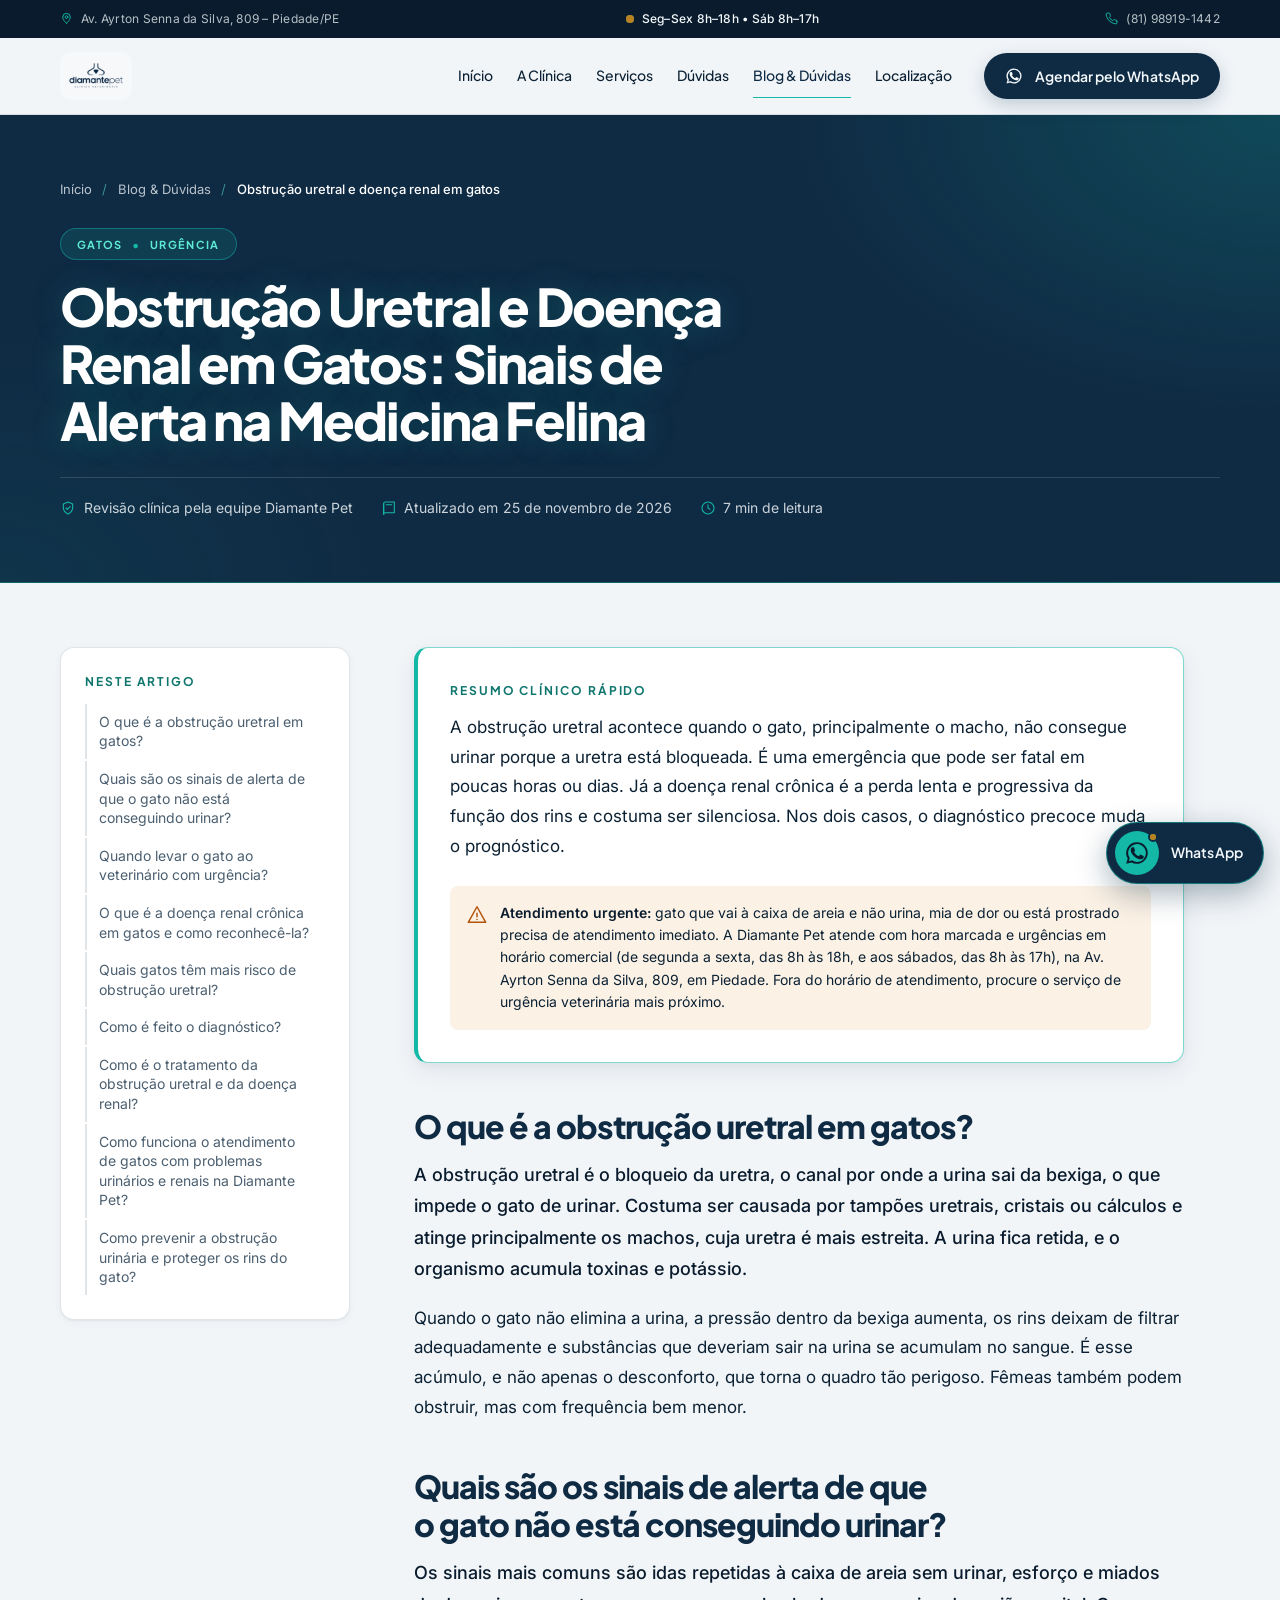
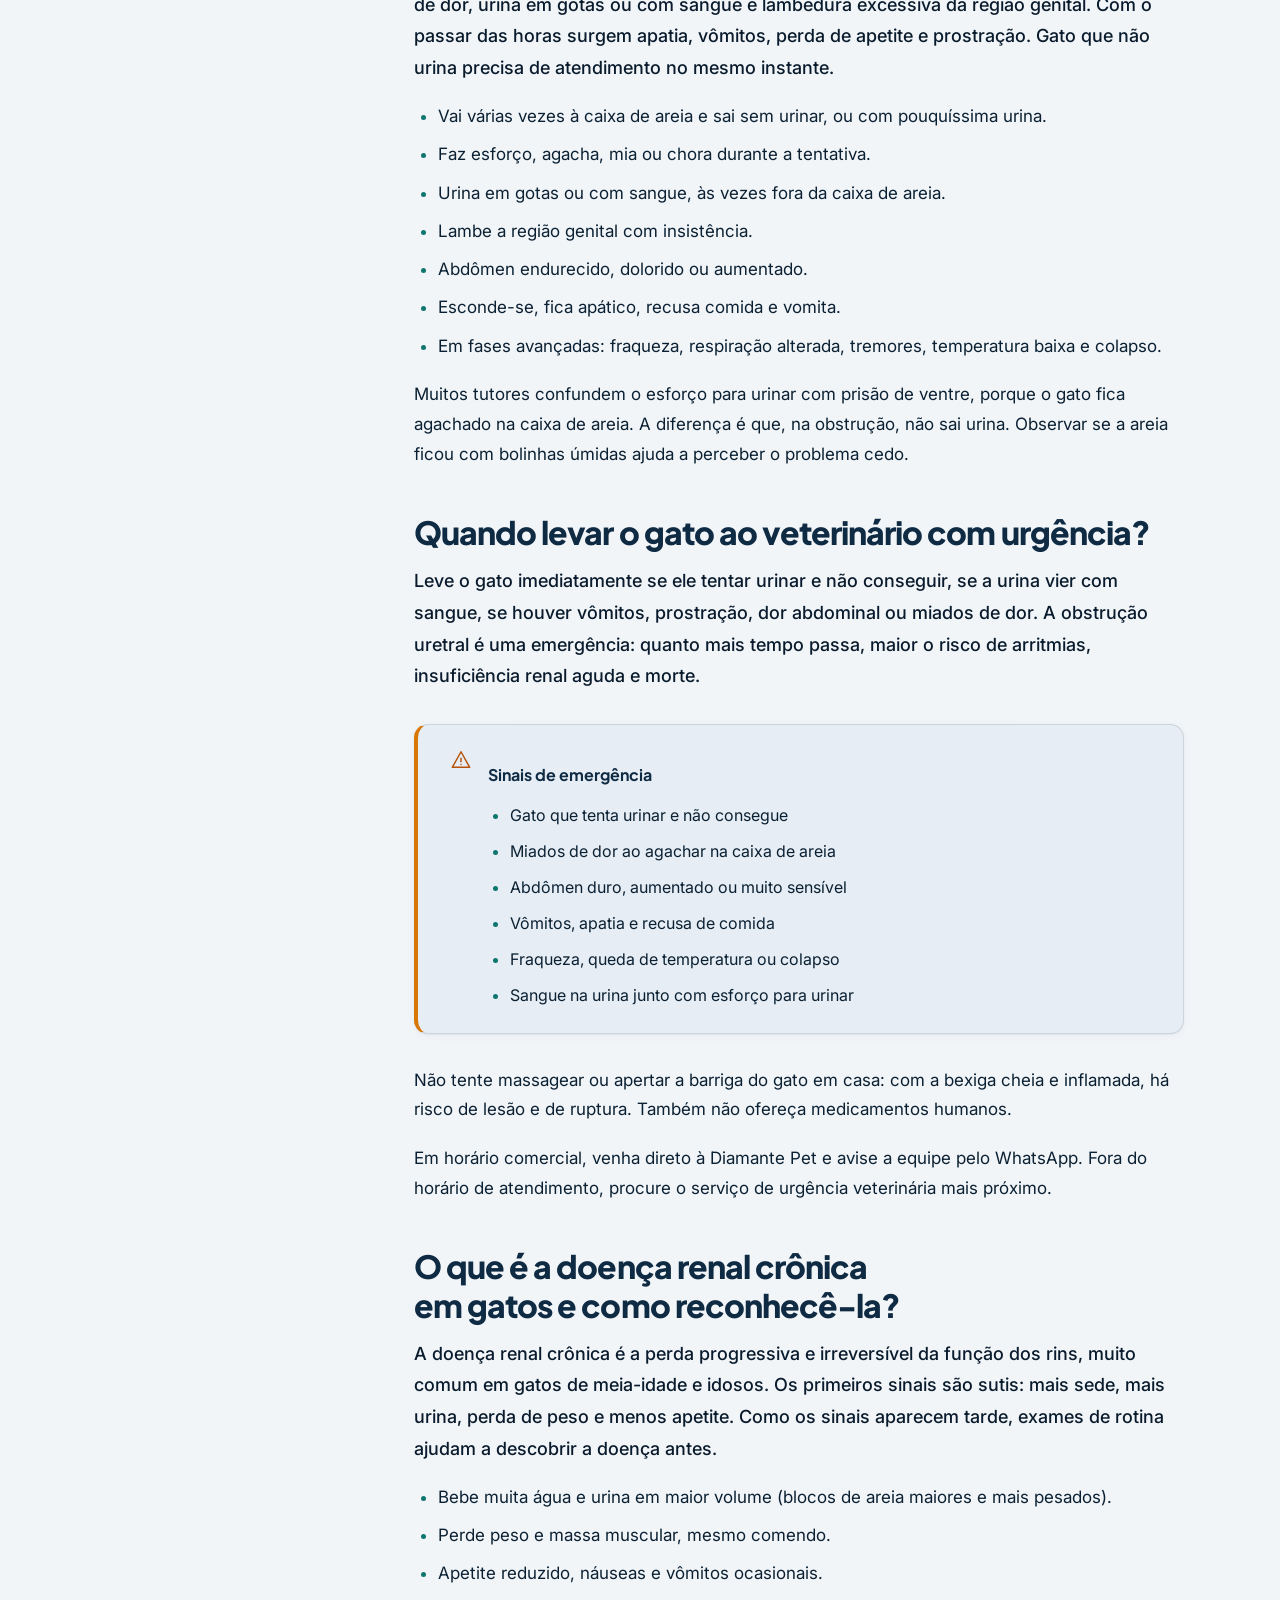
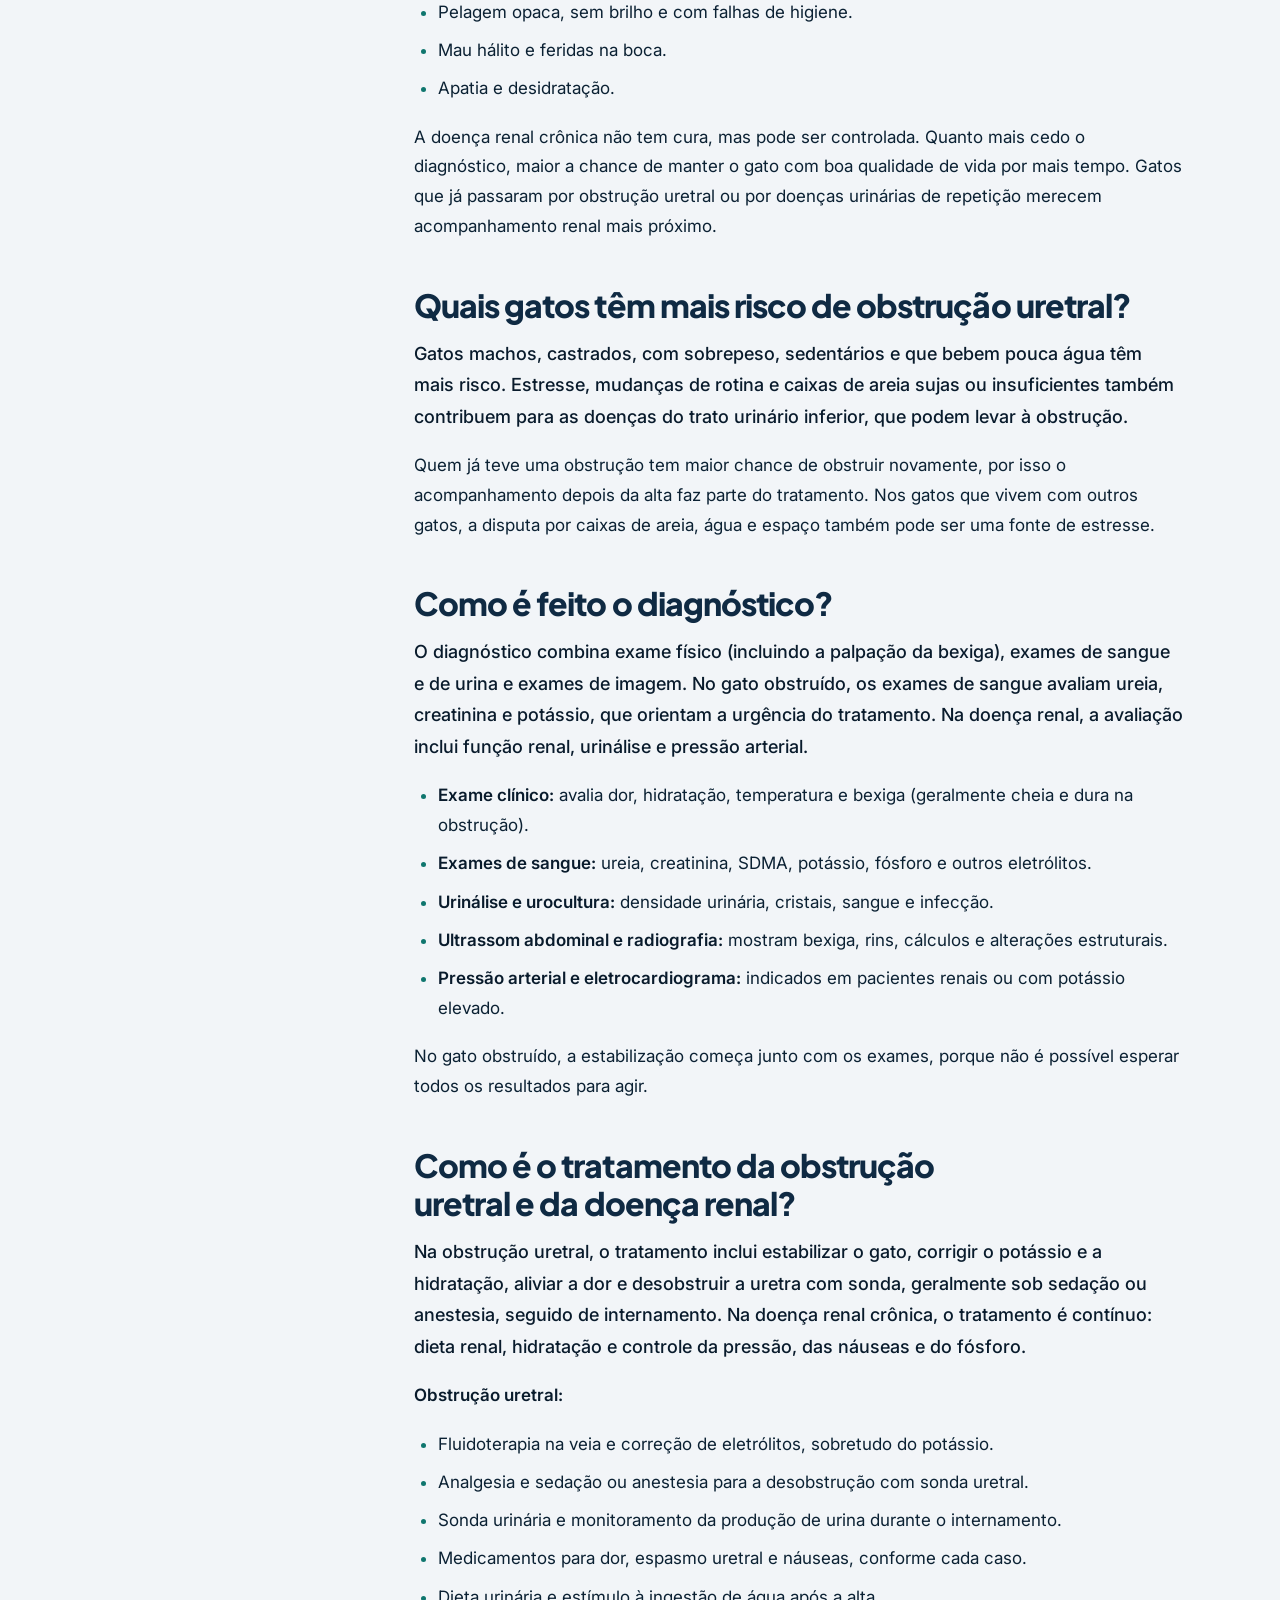
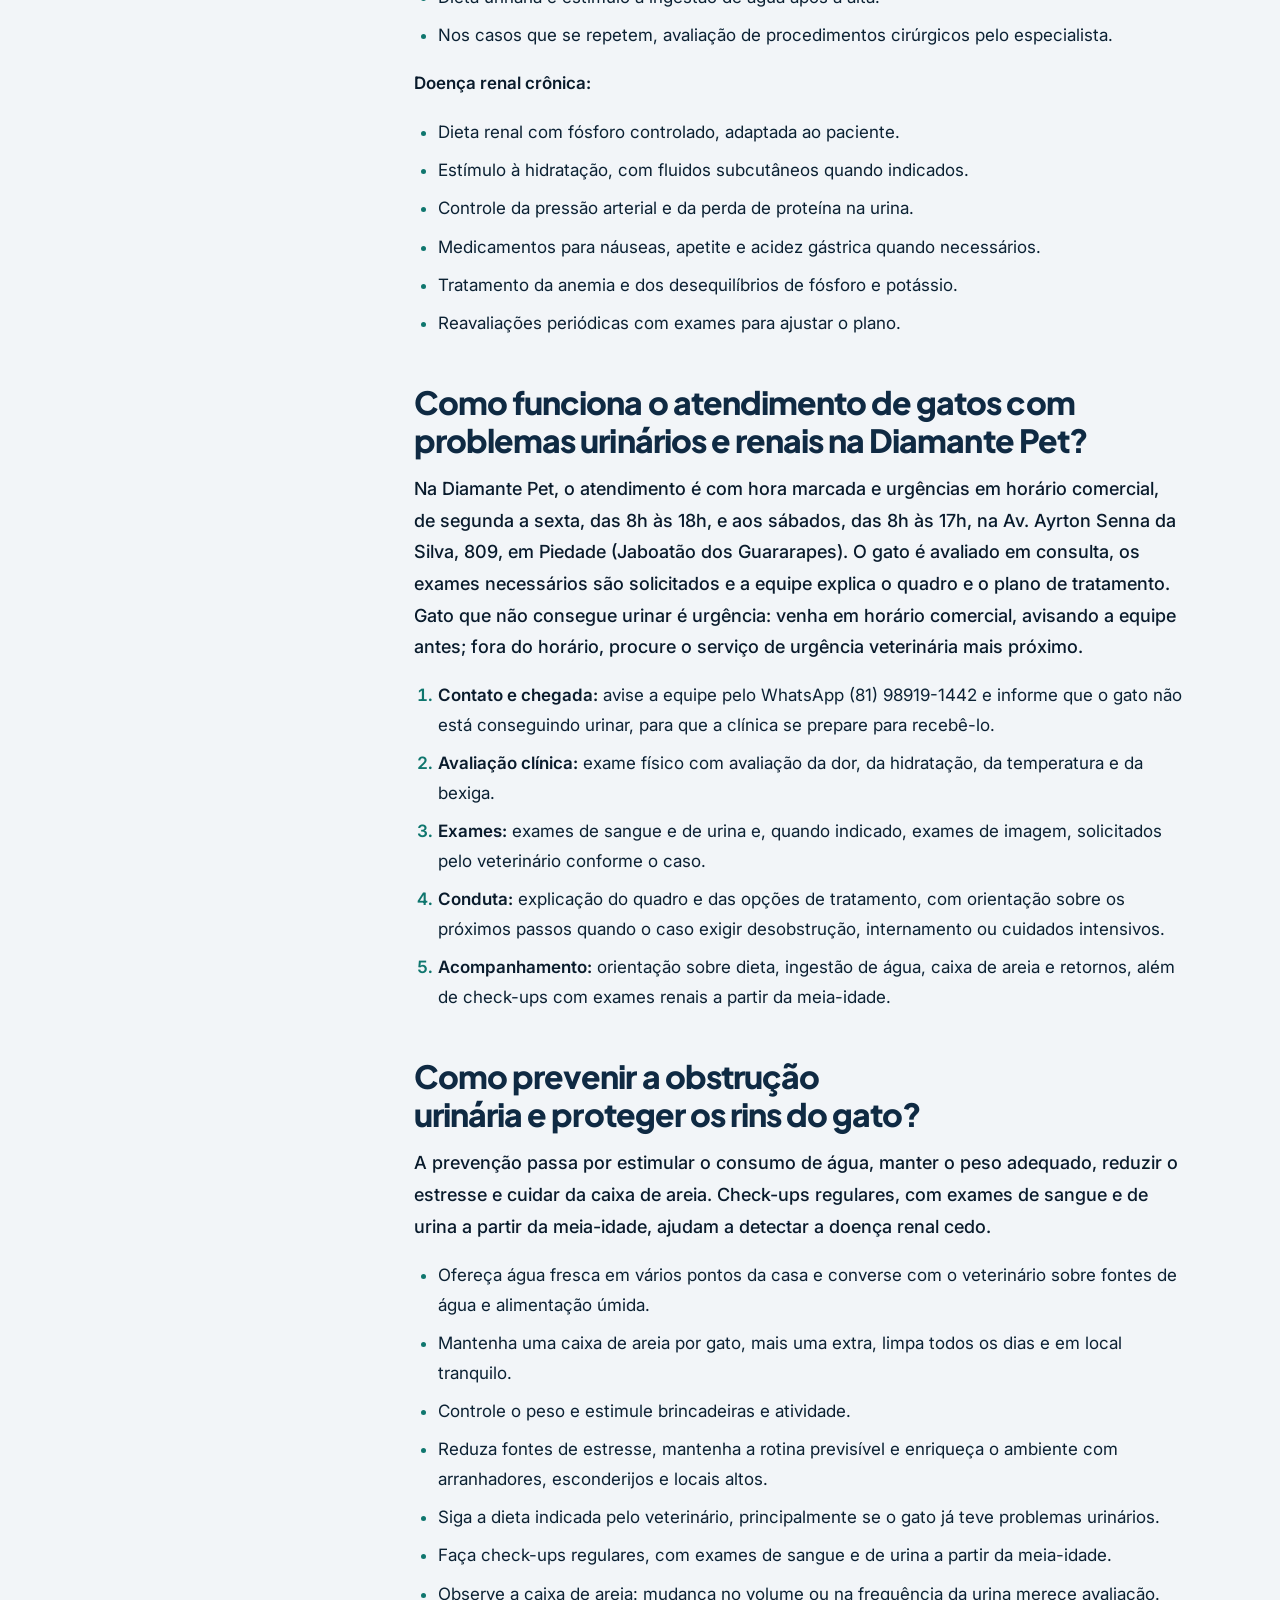
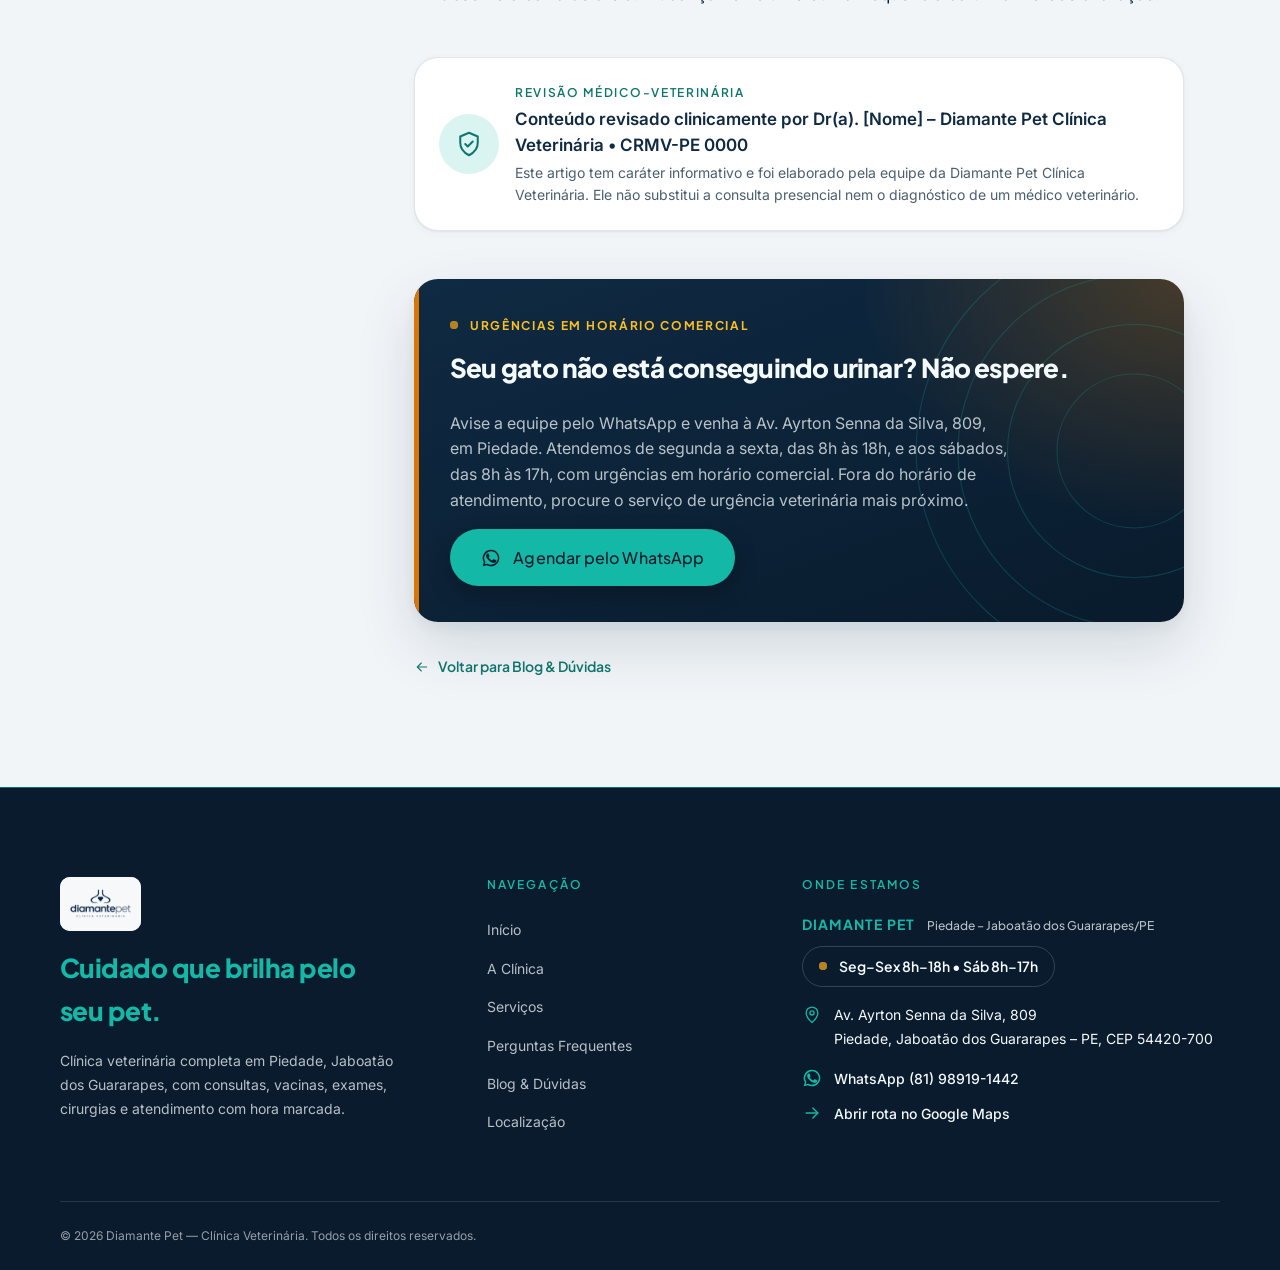
<file: artigo-felinos-renal.html>
<!DOCTYPE html>
<html lang="pt-BR">
<head>
  <meta charset="utf-8">
  <meta name="viewport" content="width=device-width, initial-scale=1">

  <title>Obstrução Uretral e Doença Renal em Gatos: Sinais de Alerta e Urgência em Jaboatão dos Guararapes | Diamante Pet</title>
  <meta name="description" content="Gato não urina ou faz xixi em gotas? Veja os sinais da obstrução uretral e da doença renal em gatos, o diagnóstico, o tratamento e quando buscar atendimento urgente em Jaboatão dos Guararapes.">
  <meta name="theme-color" content="#0F3D5E">

  <!-- Favicon -->
  <link rel="icon" type="image/png" href="favicon.png">

  <!-- Open Graph -->
  <meta property="og:type" content="article">
  <meta property="og:locale" content="pt_BR">
  <meta property="og:site_name" content="Diamante Pet — Clínica Veterinária">
  <meta property="og:title" content="Obstrução Uretral e Doença Renal em Gatos: Sinais de Alerta na Medicina Felina">
  <meta property="og:description" content="Gato não urina ou faz xixi em gotas? Veja os sinais da obstrução uretral e da doença renal em gatos, o diagnóstico, o tratamento e quando buscar atendimento urgente em Jaboatão dos Guararapes.">

  <!-- Fontes -->
  <link rel="preconnect" href="https://fonts.googleapis.com">
  <link rel="preconnect" href="https://fonts.gstatic.com" crossorigin>
  <link href="https://fonts.googleapis.com/css2?family=Inter:wght@400;500;600&family=Plus+Jakarta+Sans:wght@500;600;700;800&display=swap" rel="stylesheet">

  <!-- Estilos -->
  <link rel="stylesheet" href="style.css">

  <!-- Dados estruturados (SEO local e leitura por IAs) -->
  <script type="application/ld+json">
  {
    "@context": "https://schema.org",
    "@graph": [
      {
        "@type": "VeterinaryCare",
        "@id": "#organization",
        "name": "Diamante Pet Clínica Veterinária",
        "alternateName": "Diamante Pet",
        "telephone": "+5581989191442",
        "address": {
          "@type": "PostalAddress",
          "streetAddress": "Av. Ayrton Senna da Silva, 809",
          "addressLocality": "Jaboatão dos Guararapes",
          "addressRegion": "PE",
          "postalCode": "54420-700",
          "addressCountry": "BR"
        },
        "areaServed": {
          "@type": "City",
          "name": "Jaboatão dos Guararapes"
        },
        "openingHoursSpecification": [
          {
            "@type": "OpeningHoursSpecification",
            "dayOfWeek": [
              "Monday",
              "Tuesday",
              "Wednesday",
              "Thursday",
              "Friday"
            ],
            "opens": "08:00",
            "closes": "18:00"
          },
          {
            "@type": "OpeningHoursSpecification",
            "dayOfWeek": "Saturday",
            "opens": "08:00",
            "closes": "17:00"
          }
        ]
      },
      {
        "@type": "WebSite",
        "@id": "#website",
        "name": "Diamante Pet Clínica Veterinária",
        "inLanguage": "pt-BR",
        "publisher": {
          "@id": "#organization"
        }
      },
      {
        "@type": "MedicalCondition",
        "@id": "artigo-felinos-renal.html#condicao-obstrucao",
        "name": "Obstrução uretral felina",
        "alternateName": [
          "Uretra obstruída em gatos",
          "Obstrução urinária felina",
          "Feline urethral obstruction"
        ],
        "description": "Bloqueio da uretra que impede o gato de urinar, geralmente por tampões uretrais, cristais ou cálculos urinários, e que pode causar insuficiência renal aguda e alterações graves do potássio em poucas horas ou dias.",
        "signOrSymptom": [
          {
            "@type": "MedicalSymptom",
            "name": "Idas frequentes à caixa de areia sem urinar"
          },
          {
            "@type": "MedicalSymptom",
            "name": "Esforço e miados de dor ao tentar urinar"
          },
          {
            "@type": "MedicalSymptom",
            "name": "Urina em gotas ou com sangue"
          },
          {
            "@type": "MedicalSymptom",
            "name": "Lambedura excessiva da região genital"
          },
          {
            "@type": "MedicalSymptom",
            "name": "Abdômen dolorido e aumentado"
          },
          {
            "@type": "MedicalSymptom",
            "name": "Apatia, vômitos e perda de apetite"
          },
          {
            "@type": "MedicalSymptom",
            "name": "Fraqueza, queda de temperatura e colapso"
          }
        ],
        "possibleTreatment": {
          "@type": "MedicalTherapy",
          "name": "Estabilização com fluidoterapia intravenosa e correção de eletrólitos, analgesia, desobstrução uretral com sonda sob sedação ou anestesia e internamento com monitoramento"
        },
        "riskFactor": {
          "@type": "MedicalRiskFactor",
          "name": "Gatos machos, castrados, com sobrepeso, sedentários, com baixo consumo de água e expostos a estresse"
        }
      },
      {
        "@type": "MedicalCondition",
        "@id": "artigo-felinos-renal.html#condicao-renal",
        "name": "Doença renal crônica felina",
        "alternateName": [
          "DRC felina",
          "Insuficiência renal crônica em gatos",
          "Feline chronic kidney disease"
        ],
        "description": "Perda progressiva e irreversível da função dos rins, muito comum em gatos de meia-idade e idosos, que costuma evoluir de forma silenciosa até fases avançadas.",
        "signOrSymptom": [
          {
            "@type": "MedicalSymptom",
            "name": "Aumento da sede e do volume de urina"
          },
          {
            "@type": "MedicalSymptom",
            "name": "Perda de peso e de massa muscular"
          },
          {
            "@type": "MedicalSymptom",
            "name": "Redução do apetite e vômitos ocasionais"
          },
          {
            "@type": "MedicalSymptom",
            "name": "Pelagem opaca e falhas de higiene"
          },
          {
            "@type": "MedicalSymptom",
            "name": "Mau hálito e feridas na boca"
          },
          {
            "@type": "MedicalSymptom",
            "name": "Apatia e desidratação"
          }
        ],
        "possibleTreatment": {
          "@type": "MedicalTherapy",
          "name": "Manejo contínuo com dieta renal, hidratação, controle da pressão arterial, das náuseas e do fósforo, e reavaliações periódicas com exames"
        },
        "riskFactor": {
          "@type": "MedicalRiskFactor",
          "name": "Idade avançada, doenças urinárias de repetição, hipertensão arterial e desidratação crônica"
        }
      },
      {
        "@type": [
          "MedicalWebPage",
          "WebPage"
        ],
        "@id": "artigo-felinos-renal.html#webpage",
        "url": "artigo-felinos-renal.html",
        "name": "Obstrução Uretral e Doença Renal em Gatos: Sinais de Alerta na Medicina Felina",
        "description": "Entenda os sinais de obstrução uretral e de doença renal crônica em gatos, quando buscar atendimento urgente, o diagnóstico, o tratamento, a prevenção e como funciona o atendimento na Diamante Pet Clínica Veterinária, em Piedade, Jaboatão dos Guararapes – PE.",
        "inLanguage": "pt-BR",
        "isPartOf": {
          "@id": "#website"
        },
        "about": [
          {
            "@id": "artigo-felinos-renal.html#condicao-obstrucao"
          },
          {
            "@id": "artigo-felinos-renal.html#condicao-renal"
          }
        ],
        "mainEntity": {
          "@id": "artigo-felinos-renal.html#article"
        },
        "breadcrumb": {
          "@id": "artigo-felinos-renal.html#breadcrumb"
        },
        "datePublished": "2026-11-25",
        "dateModified": "2026-11-25",
        "lastReviewed": "2026-11-25",
        "reviewedBy": {
          "@id": "#organization"
        },
        "author": {
          "@id": "#organization"
        },
        "publisher": {
          "@id": "#organization"
        },
        "audience": {
          "@type": "PeopleAudience",
          "audienceType": "Tutores de cães"
        },
        "specialty": "Veterinary medicine",
        "speakable": {
          "@type": "SpeakableSpecification",
          "cssSelector": [
            ".tldr__text",
            ".answer"
          ]
        }
      },
      {
        "@type": "Article",
        "@id": "artigo-felinos-renal.html#article",
        "headline": "Obstrução Uretral e Doença Renal em Gatos: Sinais de Alerta na Medicina Felina",
        "description": "Entenda os sinais de obstrução uretral e de doença renal crônica em gatos, quando buscar atendimento urgente, o diagnóstico, o tratamento, a prevenção e como funciona o atendimento na Diamante Pet Clínica Veterinária, em Piedade, Jaboatão dos Guararapes – PE.",
        "inLanguage": "pt-BR",
        "articleSection": "Doenças em gatos",
        "keywords": "obstrução uretral em gatos, gato não consegue urinar, doença renal em gatos, insuficiência renal felina, medicina felina, veterinário em Piedade, Jaboatão dos Guararapes, Diamante Pet",
        "datePublished": "2026-11-25",
        "dateModified": "2026-11-25",
        "mainEntityOfPage": {
          "@id": "artigo-felinos-renal.html#webpage"
        },
        "about": [
          {
            "@id": "artigo-felinos-renal.html#condicao-obstrucao"
          },
          {
            "@id": "artigo-felinos-renal.html#condicao-renal"
          }
        ],
        "author": {
          "@id": "#organization"
        },
        "reviewedBy": {
          "@id": "#organization"
        },
        "publisher": {
          "@id": "#organization"
        },
        "isAccessibleForFree": true
      },
      {
        "@type": "FAQPage",
        "@id": "artigo-felinos-renal.html#faq",
        "url": "artigo-felinos-renal.html",
        "inLanguage": "pt-BR",
        "isPartOf": {
          "@id": "artigo-felinos-renal.html#webpage"
        },
        "mainEntity": [
          {
            "@type": "Question",
            "name": "O que é a obstrução uretral em gatos?",
            "acceptedAnswer": {
              "@type": "Answer",
              "text": "A obstrução uretral é o bloqueio da uretra, o canal por onde a urina sai da bexiga, o que impede o gato de urinar. Costuma ser causada por tampões uretrais, cristais ou cálculos e atinge principalmente os machos, cuja uretra é mais estreita. A urina fica retida, e o organismo acumula toxinas e potássio."
            }
          },
          {
            "@type": "Question",
            "name": "Quais são os sinais de alerta de que o gato não está conseguindo urinar?",
            "acceptedAnswer": {
              "@type": "Answer",
              "text": "Os sinais mais comuns são idas repetidas à caixa de areia sem urinar, esforço e miados de dor, urina em gotas ou com sangue e lambedura excessiva da região genital. Com o passar das horas surgem apatia, vômitos, perda de apetite e prostração. Gato que não urina precisa de atendimento no mesmo instante."
            }
          },
          {
            "@type": "Question",
            "name": "Quando levar o gato ao veterinário com urgência?",
            "acceptedAnswer": {
              "@type": "Answer",
              "text": "Leve o gato imediatamente se ele tentar urinar e não conseguir, se a urina vier com sangue, se houver vômitos, prostração, dor abdominal ou miados de dor. A obstrução uretral é uma emergência: quanto mais tempo passa, maior o risco de arritmias, insuficiência renal aguda e morte."
            }
          },
          {
            "@type": "Question",
            "name": "O que é a doença renal crônica em gatos e como reconhecê-la?",
            "acceptedAnswer": {
              "@type": "Answer",
              "text": "A doença renal crônica é a perda progressiva e irreversível da função dos rins, muito comum em gatos de meia-idade e idosos. Os primeiros sinais são sutis: mais sede, mais urina, perda de peso e menos apetite. Como os sinais aparecem tarde, exames de rotina ajudam a descobrir a doença antes."
            }
          },
          {
            "@type": "Question",
            "name": "Quais gatos têm mais risco de obstrução uretral?",
            "acceptedAnswer": {
              "@type": "Answer",
              "text": "Gatos machos, castrados, com sobrepeso, sedentários e que bebem pouca água têm mais risco. Estresse, mudanças de rotina e caixas de areia sujas ou insuficientes também contribuem para as doenças do trato urinário inferior, que podem levar à obstrução."
            }
          },
          {
            "@type": "Question",
            "name": "Como é feito o diagnóstico?",
            "acceptedAnswer": {
              "@type": "Answer",
              "text": "O diagnóstico combina exame físico (incluindo a palpação da bexiga), exames de sangue e de urina e exames de imagem. No gato obstruído, os exames de sangue avaliam ureia, creatinina e potássio, que orientam a urgência do tratamento. Na doença renal, a avaliação inclui função renal, urinálise e pressão arterial."
            }
          },
          {
            "@type": "Question",
            "name": "Como é o tratamento da obstrução uretral e da doença renal?",
            "acceptedAnswer": {
              "@type": "Answer",
              "text": "Na obstrução uretral, o tratamento inclui estabilizar o gato, corrigir o potássio e a hidratação, aliviar a dor e desobstruir a uretra com sonda, geralmente sob sedação ou anestesia, seguido de internamento. Na doença renal crônica, o tratamento é contínuo: dieta renal, hidratação e controle da pressão, das náuseas e do fósforo."
            }
          },
          {
            "@type": "Question",
            "name": "Como funciona o atendimento de gatos com problemas urinários e renais na Diamante Pet?",
            "acceptedAnswer": {
              "@type": "Answer",
              "text": "Na Diamante Pet, o atendimento é com hora marcada e urgências em horário comercial, de segunda a sexta, das 8h às 18h, e aos sábados, das 8h às 17h, na Av. Ayrton Senna da Silva, 809, em Piedade (Jaboatão dos Guararapes). O gato é avaliado em consulta, os exames necessários são solicitados e a equipe explica o quadro e o plano de tratamento. Gato que não consegue urinar é urgência: venha em horário comercial, avisando a equipe antes; fora do horário, procure o serviço de urgência veterinária mais próximo."
            }
          },
          {
            "@type": "Question",
            "name": "Como prevenir a obstrução urinária e proteger os rins do gato?",
            "acceptedAnswer": {
              "@type": "Answer",
              "text": "A prevenção passa por estimular o consumo de água, manter o peso adequado, reduzir o estresse e cuidar da caixa de areia. Check-ups regulares, com exames de sangue e de urina a partir da meia-idade, ajudam a detectar a doença renal cedo."
            }
          }
        ]
      },
      {
        "@type": "BreadcrumbList",
        "@id": "artigo-felinos-renal.html#breadcrumb",
        "itemListElement": [
          {
            "@type": "ListItem",
            "position": 1,
            "name": "Início",
            "item": "index.html"
          },
          {
            "@type": "ListItem",
            "position": 2,
            "name": "Blog & Dúvidas",
            "item": "blog.html"
          },
          {
            "@type": "ListItem",
            "position": 3,
            "name": "Obstrução uretral e doença renal em gatos",
            "item": "artigo-felinos-renal.html"
          }
        ]
      }
    ]
  }
  </script>

<link rel="icon" type="image/png" href="favicon.png">
</head>
<body>
  <a class="skip-link" href="#conteudo">Ir para o conteúdo principal</a>

  <header class="site-header">

    <!-- Topbar -->
    <div class="topbar">
      <div class="container topbar__inner">
        <span class="topbar__item topbar__address">
          <svg width="13" height="13" viewBox="0 0 24 24" fill="none" stroke="currentColor" stroke-width="1.8" stroke-linecap="round" stroke-linejoin="round" aria-hidden="true">
            <path d="M12 21s7-6.2 7-11.5A7 7 0 0 0 5 9.5C5 14.8 12 21 12 21z"></path>
            <circle cx="12" cy="9.5" r="2.5"></circle>
          </svg>
          Av. Ayrton Senna da Silva, 809 – Piedade/PE
        </span>

        <span class="topbar__item topbar__status" role="status" data-open-status>
          <span class="pulse" aria-hidden="true"></span>
          <span class="js-status-text">Seg–Sex 8h–18h • Sáb 8h–17h</span>
        </span>

        <a class="topbar__item topbar__phone" href="tel:+5581989191442" aria-label="Ligar para (81) 98919-1442">
          <svg width="13" height="13" viewBox="0 0 24 24" fill="none" stroke="currentColor" stroke-width="1.8" stroke-linecap="round" stroke-linejoin="round" aria-hidden="true">
            <path d="M22 16.9v3a2 2 0 0 1-2.2 2 19.8 19.8 0 0 1-8.6-3.1 19.5 19.5 0 0 1-6-6A19.8 19.8 0 0 1 2.1 4.2 2 2 0 0 1 4.1 2h3a2 2 0 0 1 2 1.7c.1 1 .4 1.9.7 2.8a2 2 0 0 1-.5 2.1L8.1 9.9a16 16 0 0 0 6 6l1.3-1.3a2 2 0 0 1 2.1-.4c.9.3 1.8.6 2.8.7a2 2 0 0 1 1.7 2z"></path>
          </svg>
          <span class="topbar__phone-label">(81) 98919-1442</span>
        </a>
      </div>
    </div>

    <!-- Navegação principal -->
    <div class="nav-bar">
      <div class="container nav-bar__inner">

        <a class="brand" href="index.html" aria-label="Diamante Pet — Clínica Veterinária: página inicial">
          <span class="brand__logo"><img src="logo-diamante-pet.png" alt="Logo Diamante Pet Clínica Veterinária" width="753" height="360"></span>
        </a>

        <nav class="nav" id="site-nav" aria-label="Navegação principal">
          <ul class="nav__list">
            <li><a class="nav__link" href="index.html">Início</a></li>
            <li><a class="nav__link" href="index.html#clinica">A Clínica</a></li>
            <li><a class="nav__link" href="index.html#servicos">Serviços</a></li>
            <li><a class="nav__link" href="index.html#faq">Dúvidas</a></li>
            <li><a class="nav__link" href="blog.html" aria-current="page">Blog &amp; Dúvidas</a></li>
            <li><a class="nav__link" href="index.html#localizacao">Localização</a></li>
          </ul>

          <a class="btn btn--primary nav__cta"
             href="https://wa.me/5581989191442?text=Ol%C3%A1%2C%20gostaria%20de%20agendar%20um%20atendimento%20para%20o%20meu%20pet."
             target="_blank" rel="noopener"
             aria-label="Agendar pelo WhatsApp">
            <svg width="18" height="18" viewBox="0 0 24 24" fill="currentColor" aria-hidden="true"><path d="M17.5 14.4c-.3-.1-1.7-.8-2-.9-.3-.1-.5-.1-.7.1-.2.3-.8.9-.9 1.1-.2.2-.3.2-.6.1-.3-.1-1.2-.4-2.3-1.4-.8-.8-1.4-1.7-1.6-2-.2-.3 0-.4.1-.6l.4-.5c.1-.2.2-.3.3-.5.1-.2 0-.4 0-.5-.1-.1-.7-1.6-.9-2.2-.2-.6-.5-.5-.7-.5h-.6c-.2 0-.5.1-.8.4-.3.3-1 1-1 2.5s1.1 2.9 1.2 3.1c.1.2 2.1 3.2 5.1 4.5.7.3 1.3.5 1.7.6.7.2 1.4.2 1.9.1.6-.1 1.7-.7 2-1.4.2-.7.2-1.3.2-1.4-.1-.1-.3-.2-.6-.3z"></path><path d="M12 2a10 10 0 0 0-8.6 15.1L2 22l5-1.3A10 10 0 1 0 12 2zm0 18.2c-1.5 0-3-.4-4.2-1.2l-.3-.2-3 .8.8-2.9-.2-.3A8.2 8.2 0 1 1 12 20.2z"></path></svg>
            <span class="nav__cta-label">Agendar pelo WhatsApp</span>
          </a>

          <button class="menu-toggle" type="button" aria-expanded="false" aria-controls="site-nav" aria-label="Abrir menu">
            <span class="menu-toggle__bars" aria-hidden="true">
              <span></span><span></span><span></span>
            </span>
          </button>
        </nav>

      </div>
    </div>
  </header>

  <main id="conteudo">

    <!-- Cabeçalho do artigo -->
    <header class="article-hero">
      <div class="container">

        <nav class="breadcrumb" aria-label="Você está em">
          <ol>
            <li><a href="index.html">Início</a></li>
            <li><a href="blog.html">Blog &amp; Dúvidas</a></li>
            <li><span aria-current="page">Obstrução uretral e doença renal em gatos</span></li>
          </ol>
        </nav>

        <div class="article-hero__tags">
          <span class="article-tag">Gatos</span>
          <span class="article-tag article-tag--urgent">Urgência</span>
        </div>

        <h1 class="article-hero__title">Obstrução Uretral e Doença Renal em Gatos: Sinais de Alerta na Medicina Felina</h1>

        <ul class="article-meta" aria-label="Informações do artigo">
          <li>
            <svg class="icon" width="16" height="16" aria-hidden="true" focusable="false"><use href="#i-shield"></use></svg>
            Revisão clínica pela equipe Diamante Pet
          </li>
          <li>
            <svg class="icon" width="16" height="16" aria-hidden="true" focusable="false"><use href="#i-book"></use></svg>
            Atualizado em <time datetime="2026-11-25">25 de novembro de 2026</time>
          </li>
          <li>
            <svg class="icon" width="16" height="16" aria-hidden="true" focusable="false"><use href="#i-clock"></use></svg>
            7 min de leitura
          </li>
        </ul>

      </div>
    </header>

    <div class="article-section">
      <div class="container article__layout">

        <!-- Sumário lateral -->
        <aside class="toc" aria-label="Neste artigo">
          <p class="toc__title">Neste artigo</p>
          <ol class="toc__list" id="toc-list">
            <li><a href="#o-que-e">O que é a obstrução uretral em gatos?</a></li>
            <li><a href="#sinais-alerta">Quais são os sinais de alerta de que o gato não está conseguindo urinar?</a></li>
            <li><a href="#quando-urgencia">Quando levar o gato ao veterinário com urgência?</a></li>
            <li><a href="#doenca-renal">O que é a doença renal crônica em gatos e como reconhecê-la?</a></li>
            <li><a href="#fatores-risco">Quais gatos têm mais risco de obstrução uretral?</a></li>
            <li><a href="#diagnostico">Como é feito o diagnóstico?</a></li>
            <li><a href="#tratamento">Como é o tratamento da obstrução uretral e da doença renal?</a></li>
            <li><a href="#atendimento">Como funciona o atendimento de gatos com problemas urinários e renais na Diamante Pet?</a></li>
            <li><a href="#prevencao">Como prevenir a obstrução urinária e proteger os rins do gato?</a></li>
          </ol>
        </aside>

        <!-- Corpo do artigo -->
        <article class="article__body prose">

          <!-- Resumo Clínico Rápido (TL;DR) -->
          <aside class="tldr" aria-labelledby="tldr-title">
            <p class="tldr__label" id="tldr-title">Resumo Clínico Rápido</p>
            <p class="tldr__text">
              A obstrução uretral acontece quando o gato, principalmente o macho, não consegue urinar porque a uretra está bloqueada. É uma emergência que pode ser fatal em poucas horas ou dias. Já a doença renal crônica é a perda lenta e progressiva da função dos rins e costuma ser silenciosa. Nos dois casos, o diagnóstico precoce muda o prognóstico.
            </p>
            <div class="tldr__alert" role="note">
              <svg class="icon" width="22" height="22" aria-hidden="true" focusable="false"><use href="#i-alert"></use></svg>
              <p>
                <strong>Atendimento urgente:</strong> gato que vai à caixa de areia e não urina, mia de dor ou está prostrado precisa de atendimento imediato. A Diamante Pet atende com hora marcada e urgências em horário comercial (de segunda a sexta, das 8h às 18h, e aos sábados, das 8h às 17h), na Av. Ayrton Senna da Silva, 809, em Piedade. Fora do horário de atendimento, procure o serviço de urgência veterinária mais próximo.
              </p>
            </div>
          </aside>

        <section class="article__section" aria-labelledby="h-o-que-e">
          <h2 id="o-que-e"><span id="h-o-que-e">O que é a obstrução uretral em gatos?</span></h2>
          <p class="answer">A obstrução uretral é o bloqueio da uretra, o canal por onde a urina sai da bexiga, o que impede o gato de urinar. Costuma ser causada por tampões uretrais, cristais ou cálculos e atinge principalmente os machos, cuja uretra é mais estreita. A urina fica retida, e o organismo acumula toxinas e potássio.</p>
        <p>Quando o gato não elimina a urina, a pressão dentro da bexiga aumenta, os rins deixam de filtrar adequadamente e substâncias que deveriam sair na urina se acumulam no sangue. É esse acúmulo, e não apenas o desconforto, que torna o quadro tão perigoso. Fêmeas também podem obstruir, mas com frequência bem menor.</p>
        </section>

        <section class="article__section" aria-labelledby="h-sinais-alerta">
          <h2 id="sinais-alerta"><span id="h-sinais-alerta">Quais são os sinais de alerta de que o gato não está conseguindo urinar?</span></h2>
          <p class="answer">Os sinais mais comuns são idas repetidas à caixa de areia sem urinar, esforço e miados de dor, urina em gotas ou com sangue e lambedura excessiva da região genital. Com o passar das horas surgem apatia, vômitos, perda de apetite e prostração. Gato que não urina precisa de atendimento no mesmo instante.</p>
        <ul>
          <li>Vai várias vezes à caixa de areia e sai sem urinar, ou com pouquíssima urina.</li>
          <li>Faz esforço, agacha, mia ou chora durante a tentativa.</li>
          <li>Urina em gotas ou com sangue, às vezes fora da caixa de areia.</li>
          <li>Lambe a região genital com insistência.</li>
          <li>Abdômen endurecido, dolorido ou aumentado.</li>
          <li>Esconde-se, fica apático, recusa comida e vomita.</li>
          <li>Em fases avançadas: fraqueza, respiração alterada, tremores, temperatura baixa e colapso.</li>
        </ul>
        <p>Muitos tutores confundem o esforço para urinar com prisão de ventre, porque o gato fica agachado na caixa de areia. A diferença é que, na obstrução, não sai urina. Observar se a areia ficou com bolinhas úmidas ajuda a perceber o problema cedo.</p>
        </section>

        <section class="article__section" aria-labelledby="h-quando-urgencia">
          <h2 id="quando-urgencia"><span id="h-quando-urgencia">Quando levar o gato ao veterinário com urgência?</span></h2>
          <p class="answer">Leve o gato imediatamente se ele tentar urinar e não conseguir, se a urina vier com sangue, se houver vômitos, prostração, dor abdominal ou miados de dor. A obstrução uretral é uma emergência: quanto mais tempo passa, maior o risco de arritmias, insuficiência renal aguda e morte.</p>
        <div class="callout" role="note">
          <span class="callout__icon"><svg class="icon" width="22" height="22" aria-hidden="true" focusable="false"><use href="#i-alert"></use></svg></span>
          <div>
            <p class="callout__title">Sinais de emergência</p>
            <ul>
              <li>Gato que tenta urinar e não consegue</li>
              <li>Miados de dor ao agachar na caixa de areia</li>
              <li>Abdômen duro, aumentado ou muito sensível</li>
              <li>Vômitos, apatia e recusa de comida</li>
              <li>Fraqueza, queda de temperatura ou colapso</li>
              <li>Sangue na urina junto com esforço para urinar</li>
            </ul>
          </div>
        </div>
        <p>Não tente massagear ou apertar a barriga do gato em casa: com a bexiga cheia e inflamada, há risco de lesão e de ruptura. Também não ofereça medicamentos humanos.</p>
        <p>Em horário comercial, venha direto à Diamante Pet e avise a equipe pelo WhatsApp. Fora do horário de atendimento, procure o serviço de urgência veterinária mais próximo.</p>
        </section>

        <section class="article__section" aria-labelledby="h-doenca-renal">
          <h2 id="doenca-renal"><span id="h-doenca-renal">O que é a doença renal crônica em gatos e como reconhecê-la?</span></h2>
          <p class="answer">A doença renal crônica é a perda progressiva e irreversível da função dos rins, muito comum em gatos de meia-idade e idosos. Os primeiros sinais são sutis: mais sede, mais urina, perda de peso e menos apetite. Como os sinais aparecem tarde, exames de rotina ajudam a descobrir a doença antes.</p>
        <ul>
          <li>Bebe muita água e urina em maior volume (blocos de areia maiores e mais pesados).</li>
          <li>Perde peso e massa muscular, mesmo comendo.</li>
          <li>Apetite reduzido, náuseas e vômitos ocasionais.</li>
          <li>Pelagem opaca, sem brilho e com falhas de higiene.</li>
          <li>Mau hálito e feridas na boca.</li>
          <li>Apatia e desidratação.</li>
        </ul>
        <p>A doença renal crônica não tem cura, mas pode ser controlada. Quanto mais cedo o diagnóstico, maior a chance de manter o gato com boa qualidade de vida por mais tempo. Gatos que já passaram por obstrução uretral ou por doenças urinárias de repetição merecem acompanhamento renal mais próximo.</p>
        </section>

        <section class="article__section" aria-labelledby="h-fatores-risco">
          <h2 id="fatores-risco"><span id="h-fatores-risco">Quais gatos têm mais risco de obstrução uretral?</span></h2>
          <p class="answer">Gatos machos, castrados, com sobrepeso, sedentários e que bebem pouca água têm mais risco. Estresse, mudanças de rotina e caixas de areia sujas ou insuficientes também contribuem para as doenças do trato urinário inferior, que podem levar à obstrução.</p>
        <p>Quem já teve uma obstrução tem maior chance de obstruir novamente, por isso o acompanhamento depois da alta faz parte do tratamento. Nos gatos que vivem com outros gatos, a disputa por caixas de areia, água e espaço também pode ser uma fonte de estresse.</p>
        </section>

        <section class="article__section" aria-labelledby="h-diagnostico">
          <h2 id="diagnostico"><span id="h-diagnostico">Como é feito o diagnóstico?</span></h2>
          <p class="answer">O diagnóstico combina exame físico (incluindo a palpação da bexiga), exames de sangue e de urina e exames de imagem. No gato obstruído, os exames de sangue avaliam ureia, creatinina e potássio, que orientam a urgência do tratamento. Na doença renal, a avaliação inclui função renal, urinálise e pressão arterial.</p>
        <ul>
          <li><strong>Exame clínico:</strong> avalia dor, hidratação, temperatura e bexiga (geralmente cheia e dura na obstrução).</li>
          <li><strong>Exames de sangue:</strong> ureia, creatinina, SDMA, potássio, fósforo e outros eletrólitos.</li>
          <li><strong>Urinálise e urocultura:</strong> densidade urinária, cristais, sangue e infecção.</li>
          <li><strong>Ultrassom abdominal e radiografia:</strong> mostram bexiga, rins, cálculos e alterações estruturais.</li>
          <li><strong>Pressão arterial e eletrocardiograma:</strong> indicados em pacientes renais ou com potássio elevado.</li>
        </ul>
        <p>No gato obstruído, a estabilização começa junto com os exames, porque não é possível esperar todos os resultados para agir.</p>
        </section>

        <section class="article__section" aria-labelledby="h-tratamento">
          <h2 id="tratamento"><span id="h-tratamento">Como é o tratamento da obstrução uretral e da doença renal?</span></h2>
          <p class="answer">Na obstrução uretral, o tratamento inclui estabilizar o gato, corrigir o potássio e a hidratação, aliviar a dor e desobstruir a uretra com sonda, geralmente sob sedação ou anestesia, seguido de internamento. Na doença renal crônica, o tratamento é contínuo: dieta renal, hidratação e controle da pressão, das náuseas e do fósforo.</p>
        <p><strong>Obstrução uretral:</strong></p>
        <ul>
          <li>Fluidoterapia na veia e correção de eletrólitos, sobretudo do potássio.</li>
          <li>Analgesia e sedação ou anestesia para a desobstrução com sonda uretral.</li>
          <li>Sonda urinária e monitoramento da produção de urina durante o internamento.</li>
          <li>Medicamentos para dor, espasmo uretral e náuseas, conforme cada caso.</li>
          <li>Dieta urinária e estímulo à ingestão de água após a alta.</li>
          <li>Nos casos que se repetem, avaliação de procedimentos cirúrgicos pelo especialista.</li>
        </ul>
        <p><strong>Doença renal crônica:</strong></p>
        <ul>
          <li>Dieta renal com fósforo controlado, adaptada ao paciente.</li>
          <li>Estímulo à hidratação, com fluidos subcutâneos quando indicados.</li>
          <li>Controle da pressão arterial e da perda de proteína na urina.</li>
          <li>Medicamentos para náuseas, apetite e acidez gástrica quando necessários.</li>
          <li>Tratamento da anemia e dos desequilíbrios de fósforo e potássio.</li>
          <li>Reavaliações periódicas com exames para ajustar o plano.</li>
        </ul>
        </section>

        <section class="article__section" aria-labelledby="h-atendimento">
          <h2 id="atendimento"><span id="h-atendimento">Como funciona o atendimento de gatos com problemas urinários e renais na Diamante Pet?</span></h2>
          <p class="answer">Na Diamante Pet, o atendimento é com hora marcada e urgências em horário comercial, de segunda a sexta, das 8h às 18h, e aos sábados, das 8h às 17h, na Av. Ayrton Senna da Silva, 809, em Piedade (Jaboatão dos Guararapes). O gato é avaliado em consulta, os exames necessários são solicitados e a equipe explica o quadro e o plano de tratamento. Gato que não consegue urinar é urgência: venha em horário comercial, avisando a equipe antes; fora do horário, procure o serviço de urgência veterinária mais próximo.</p>
        <ol>
          <li><strong>Contato e chegada:</strong> avise a equipe pelo WhatsApp (81) 98919-1442 e informe que o gato não está conseguindo urinar, para que a clínica se prepare para recebê-lo.</li>
          <li><strong>Avaliação clínica:</strong> exame físico com avaliação da dor, da hidratação, da temperatura e da bexiga.</li>
          <li><strong>Exames:</strong> exames de sangue e de urina e, quando indicado, exames de imagem, solicitados pelo veterinário conforme o caso.</li>
          <li><strong>Conduta:</strong> explicação do quadro e das opções de tratamento, com orientação sobre os próximos passos quando o caso exigir desobstrução, internamento ou cuidados intensivos.</li>
          <li><strong>Acompanhamento:</strong> orientação sobre dieta, ingestão de água, caixa de areia e retornos, além de check-ups com exames renais a partir da meia-idade.</li>
        </ol>
        </section>

        <section class="article__section" aria-labelledby="h-prevencao">
          <h2 id="prevencao"><span id="h-prevencao">Como prevenir a obstrução urinária e proteger os rins do gato?</span></h2>
          <p class="answer">A prevenção passa por estimular o consumo de água, manter o peso adequado, reduzir o estresse e cuidar da caixa de areia. Check-ups regulares, com exames de sangue e de urina a partir da meia-idade, ajudam a detectar a doença renal cedo.</p>
        <ul>
          <li>Ofereça água fresca em vários pontos da casa e converse com o veterinário sobre fontes de água e alimentação úmida.</li>
          <li>Mantenha uma caixa de areia por gato, mais uma extra, limpa todos os dias e em local tranquilo.</li>
          <li>Controle o peso e estimule brincadeiras e atividade.</li>
          <li>Reduza fontes de estresse, mantenha a rotina previsível e enriqueça o ambiente com arranhadores, esconderijos e locais altos.</li>
          <li>Siga a dieta indicada pelo veterinário, principalmente se o gato já teve problemas urinários.</li>
          <li>Faça check-ups regulares, com exames de sangue e de urina a partir da meia-idade.</li>
          <li>Observe a caixa de areia: mudança no volume ou na frequência da urina merece avaliação.</li>
        </ul>
        </section>

          <!-- Bloco de autoridade médica (E-E-A-T) -->
          <aside class="author-box" aria-labelledby="author-title">
            <span class="author-box__seal" aria-hidden="true">
              <svg class="icon" width="30" height="30" focusable="false"><use href="#i-shield"></use></svg>
            </span>
            <div class="author-box__body">
              <p class="author-box__label" id="author-title">Revisão médico-veterinária</p>
              <!-- EDITAR: substitua [Nome] pelo nome do médico revisor e 0000 pelo número do CRMV-PE -->
              <p class="author-box__text">Conteúdo revisado clinicamente por Dr(a). [Nome] – Diamante Pet Clínica Veterinária • CRMV-PE 0000</p>
              <p class="author-box__note">
                Este artigo tem caráter informativo e foi elaborado pela equipe da Diamante Pet Clínica Veterinária. Ele não substitui a consulta presencial nem o diagnóstico de um médico veterinário.
              </p>
            </div>
          </aside>

          <!-- CTA contextual -->
          <aside class="emergency-cta" aria-labelledby="cta-title">
            <svg class="emergency-cta__rings" viewBox="0 0 400 400" aria-hidden="true" focusable="false">
              <g fill="none" stroke="currentColor" stroke-width="1">
                <circle cx="200" cy="200" r="70"></circle>
                <circle cx="200" cy="200" r="115"></circle>
                <circle cx="200" cy="200" r="160"></circle>
                <circle cx="200" cy="200" r="198"></circle>
              </g>
            </svg>
            <div class="emergency-cta__content">
              <span class="emergency-cta__status">
                <span class="pulse" aria-hidden="true"></span>
                Urgências em horário comercial
              </span>
              <h2 class="emergency-cta__title" id="cta-title">Seu gato não está conseguindo urinar? Não espere.</h2>
              <p class="emergency-cta__text">
                Avise a equipe pelo WhatsApp e venha à Av. Ayrton Senna da Silva, 809, em Piedade. Atendemos de segunda a sexta, das 8h às 18h, e aos sábados, das 8h às 17h, com urgências em horário comercial. Fora do horário de atendimento, procure o serviço de urgência veterinária mais próximo.
              </p>
              <a class="btn btn--accent btn--lg"
                 href="https://wa.me/5581989191442?text=Ol%C3%A1%2C%20meu%20gato%20est%C3%A1%20tentando%20urinar%20e%20n%C3%A3o%20consegue.%20Preciso%20de%20atendimento%20agora."
                 target="_blank" rel="noopener">
                <svg class="icon-fill" width="20" height="20" aria-hidden="true" focusable="false"><use href="#i-wa"></use></svg>
                Agendar pelo WhatsApp
              </a>
            </div>
          </aside>

          <a class="article__back" href="blog.html">
            <svg class="icon article__back-icon" width="16" height="16" aria-hidden="true" focusable="false"><use href="#i-arrow"></use></svg>
            Voltar para Blog &amp; Dúvidas
          </a>

        </article>

      </div>
    </div>

  </main>

  <svg width="0" height="0" style="position:absolute" aria-hidden="true" focusable="false">
      <defs>
        <symbol id="i-clock" viewBox="0 0 24 24"><circle cx="12" cy="12" r="9"></circle><path d="M12 7v5l3 2"></path></symbol>
        <symbol id="i-scan" viewBox="0 0 24 24"><path d="M4 8V6a2 2 0 0 1 2-2h2M16 4h2a2 2 0 0 1 2 2v2M20 16v2a2 2 0 0 1-2 2h-2M8 20H6a2 2 0 0 1-2-2v-2"></path><path d="M7 12h3l1.5-3 2 6 1.5-3H17"></path></symbol>
        <symbol id="i-check" viewBox="0 0 24 24"><path d="M5 12.5l4.5 4.5L19 7.5"></path></symbol>
        <symbol id="i-arrow" viewBox="0 0 24 24"><path d="M5 12h14"></path><path d="M13 6l6 6-6 6"></path></symbol>
        <symbol id="i-pin" viewBox="0 0 24 24"><path d="M12 21s7-6.2 7-11.5A7 7 0 0 0 5 9.5C5 14.8 12 21 12 21z"></path><circle cx="12" cy="9.5" r="2.5"></circle></symbol>
        <symbol id="i-phone" viewBox="0 0 24 24"><path d="M22 16.9v3a2 2 0 0 1-2.2 2 19.8 19.8 0 0 1-8.6-3.1 19.5 19.5 0 0 1-6-6A19.8 19.8 0 0 1 2.1 4.2 2 2 0 0 1 4.1 2h3a2 2 0 0 1 2 1.7c.1 1 .4 1.9.7 2.8a2 2 0 0 1-.5 2.1L8.1 9.9a16 16 0 0 0 6 6l1.3-1.3a2 2 0 0 1 2.1-.4c.9.3 1.8.6 2.8.7a2 2 0 0 1 1.7 2z"></path></symbol>
        <symbol id="i-wa" viewBox="0 0 24 24"><path d="M17.5 14.4c-.3-.1-1.7-.8-2-.9-.3-.1-.5-.1-.7.1-.2.3-.8.9-.9 1.1-.2.2-.3.2-.6.1-.3-.1-1.2-.4-2.3-1.4-.8-.8-1.4-1.7-1.6-2-.2-.3 0-.4.1-.6l.4-.5c.1-.2.2-.3.3-.5.1-.2 0-.4 0-.5-.1-.1-.7-1.6-.9-2.2-.2-.6-.5-.5-.7-.5h-.6c-.2 0-.5.1-.8.4-.3.3-1 1-1 2.5s1.1 2.9 1.2 3.1c.1.2 2.1 3.2 5.1 4.5.7.3 1.3.5 1.7.6.7.2 1.4.2 1.9.1.6-.1 1.7-.7 2-1.4.2-.7.2-1.3.2-1.4-.1-.1-.3-.2-.6-.3z"></path><path d="M12 2a10 10 0 0 0-8.6 15.1L2 22l5-1.3A10 10 0 1 0 12 2zm0 18.2c-1.5 0-3-.4-4.2-1.2l-.3-.2-3 .8.8-2.9-.2-.3A8.2 8.2 0 1 1 12 20.2z"></path></symbol>
        <symbol id="i-heart" viewBox="0 0 24 24"><path d="M12 20s-7-4.4-7-10a4 4 0 0 1 7-2.6A4 4 0 0 1 19 10c0 5.6-7 10-7 10z"></path></symbol>
        <symbol id="i-stetho" viewBox="0 0 24 24"><path d="M6 3v6a4 4 0 0 0 8 0V3"></path><path d="M10 13v2a5 5 0 0 0 10 0v-1"></path><circle cx="20" cy="12" r="2"></circle></symbol>
        <symbol id="i-shield" viewBox="0 0 24 24"><path d="M12 3l7 3v5c0 4.5-3 8-7 10-4-2-7-5.5-7-10V6z"></path><path d="M9 12l2 2 4-4"></path></symbol>
        <symbol id="i-scalpel" viewBox="0 0 24 24"><path d="M3 21l8-8"></path><path d="M11 13l6-9 3 3-9 6z"></path></symbol>
              <symbol id="i-alert" viewBox="0 0 24 24"><path d="M12 3l9.5 17h-19z"></path><path d="M12 10v4M12 17h.01"></path></symbol>
        <symbol id="i-book" viewBox="0 0 24 24"><path d="M4 5.5A2.5 2.5 0 0 1 6.5 3H20v16H6.5A2.5 2.5 0 0 0 4 21.5z"></path><path d="M4 21.5V5.5M8 7h8"></path></symbol>
      </defs>
    </svg>

  <footer class="site-footer" aria-labelledby="footer-title">
    <div class="container">

      <div class="footer__grid">

        <div class="footer__brand">
          <a class="brand brand--footer" href="index.html" aria-label="Diamante Pet — Clínica Veterinária: página inicial">
          <span class="brand__logo"><img src="logo-diamante-pet.png" alt="Logo Diamante Pet Clínica Veterinária" width="753" height="360"></span>
        </a>
          <span class="sr-only" id="footer-title">Diamante Pet — Clínica Veterinária</span>
          <p class="footer__slogan">Cuidado que brilha pelo seu pet.</p>
          <p class="footer__about">
            Clínica veterinária completa em Piedade, Jaboatão dos Guararapes, com consultas, vacinas, exames, cirurgias e atendimento com hora marcada.
          </p>
        </div>

        <nav class="footer__col" aria-label="Links rápidos">
          <h2 class="footer__heading">Navegação</h2>
          <ul class="footer__links">
            <li><a href="index.html">Início</a></li>
            <li><a href="index.html#clinica">A Clínica</a></li>
            <li><a href="index.html#servicos">Serviços</a></li>
            <li><a href="index.html#faq">Perguntas Frequentes</a></li>
            <li><a href="blog.html">Blog &amp; Dúvidas</a></li>
            <li><a href="index.html#localizacao">Localização</a></li>
          </ul>
        </nav>

        <div class="footer__col footer__col--units">
          <h2 class="footer__heading">Onde estamos</h2>

          <div class="footer__unit">
            <h3 class="footer__unit-title">Diamante Pet <small>Piedade – Jaboatão dos Guararapes/PE</small></h3>
            <p class="footer__status" data-open-status>
              <span class="pulse" aria-hidden="true"></span>
              <span class="js-status-text">Seg–Sex 8h–18h • Sáb 8h–17h</span>
            </p>
            <address class="footer__address">
              <svg class="icon" width="20" height="20" aria-hidden="true" focusable="false"><use href="#i-pin"></use></svg>
              <span>Av. Ayrton Senna da Silva, 809<br>Piedade, Jaboatão dos Guararapes – PE, CEP 54420-700</span>
            </address>
            <a class="footer__contact" href="https://wa.me/5581989191442?text=Ol%C3%A1%2C%20gostaria%20de%20agendar%20um%20atendimento%20para%20o%20meu%20pet." target="_blank" rel="noopener" aria-label="WhatsApp da Diamante Pet: (81) 98919-1442">
              <svg class="icon-fill" width="20" height="20" aria-hidden="true" focusable="false"><use href="#i-wa"></use></svg>
              <span>WhatsApp (81) 98919-1442</span>
            </a>
            <a class="footer__contact" href="https://www.google.com/maps/search/?api=1&amp;query=Av.+Ayrton+Senna+da+Silva%2C+809%2C+Piedade%2C+Jaboat%C3%A3o+dos+Guararapes+-+PE%2C+54420-700" target="_blank" rel="noopener">
              <svg class="icon" width="20" height="20" aria-hidden="true" focusable="false"><use href="#i-arrow"></use></svg>
              <span>Abrir rota no Google Maps</span>
            </a>
          </div>
        </div>

      </div>

      <div class="footer__bottom">
        <p>&copy; <span id="footer-year">2026</span> Diamante Pet — Clínica Veterinária. Todos os direitos reservados.</p>
      </div>

    </div>
  </footer>

  <a class="wa-float"
     href="https://wa.me/5581989191442?text=Ol%C3%A1%2C%20gostaria%20de%20falar%20com%20a%20Diamante%20Pet."
     target="_blank" rel="noopener"
     aria-label="Falar pelo WhatsApp (81) 98919-1442">
    <span class="wa-float__icon">
      <svg class="icon-fill" width="26" height="26" aria-hidden="true" focusable="false"><use href="#i-wa"></use></svg>
      <span class="wa-float__dot pulse" aria-hidden="true"></span>
    </span>
    <span class="wa-float__label">WhatsApp</span>
  </a>

  <script src="script.js" defer></script>
</body>
</html>
</file>
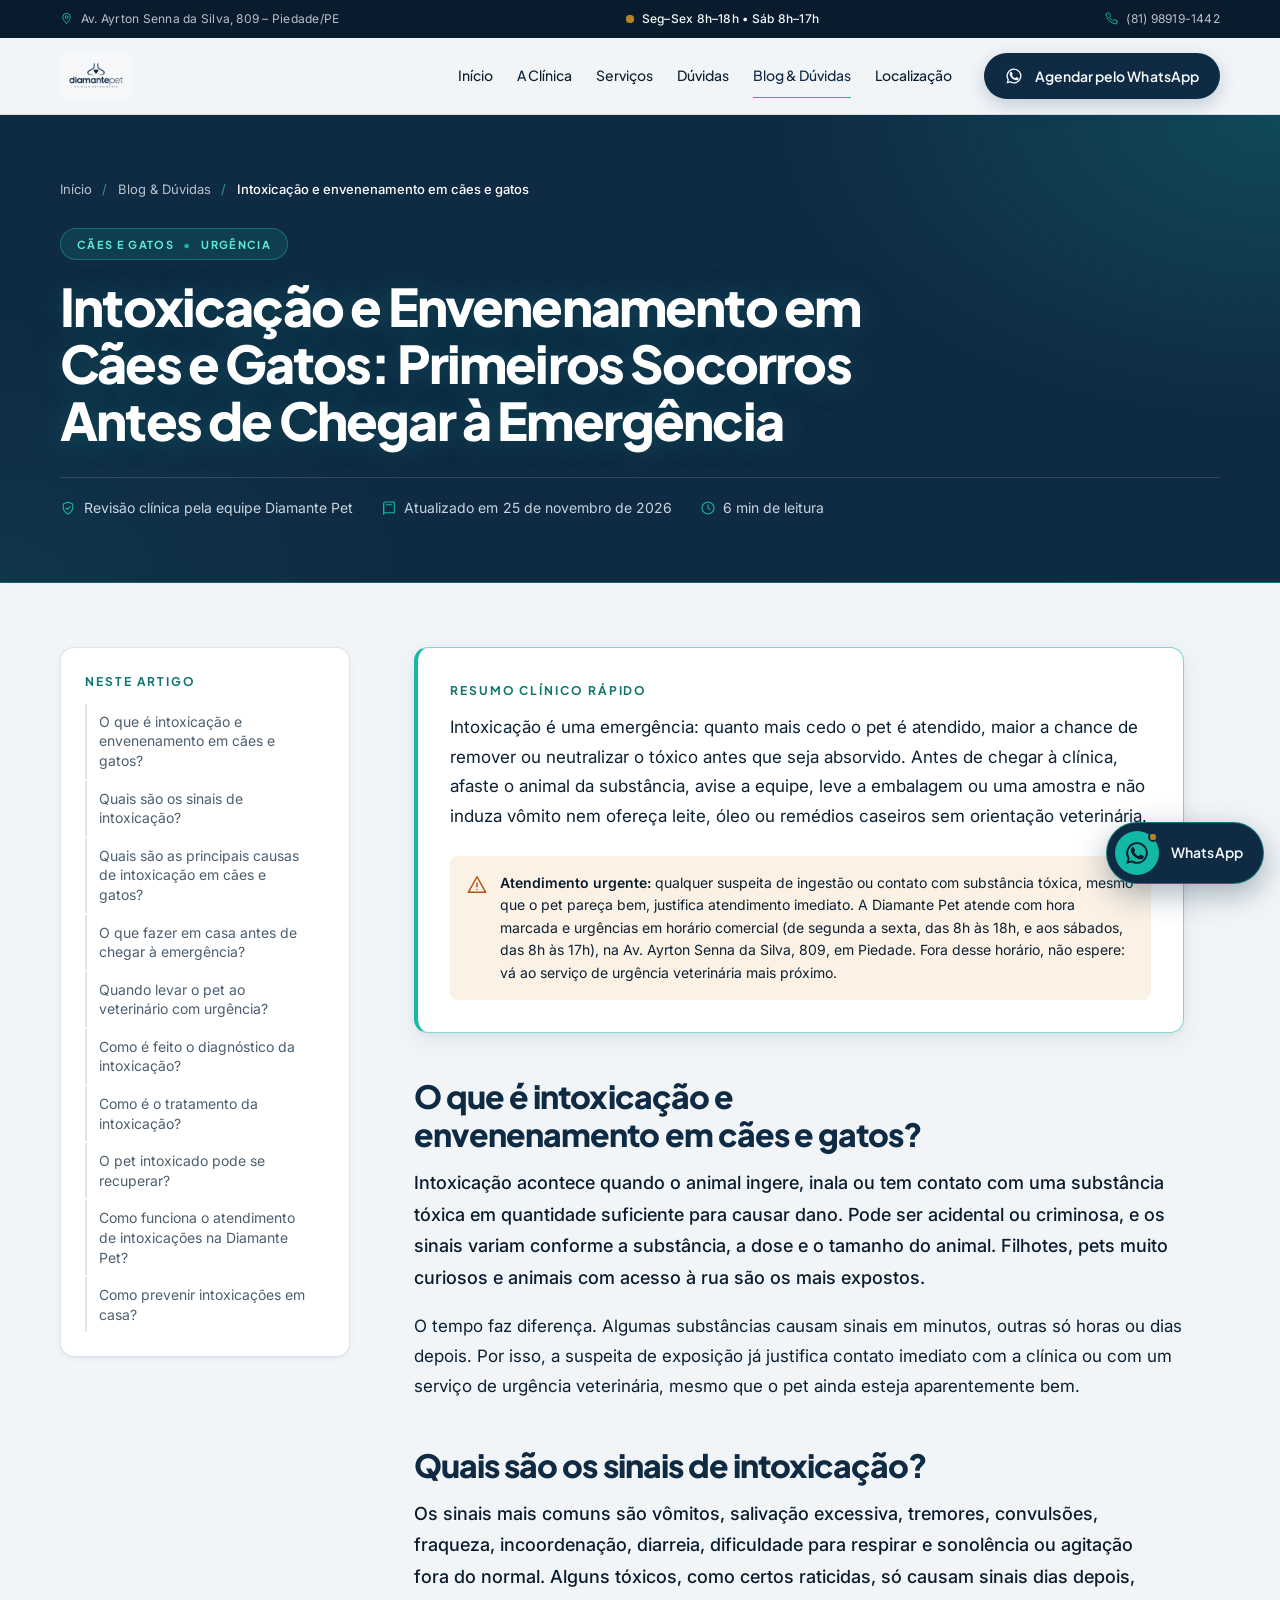
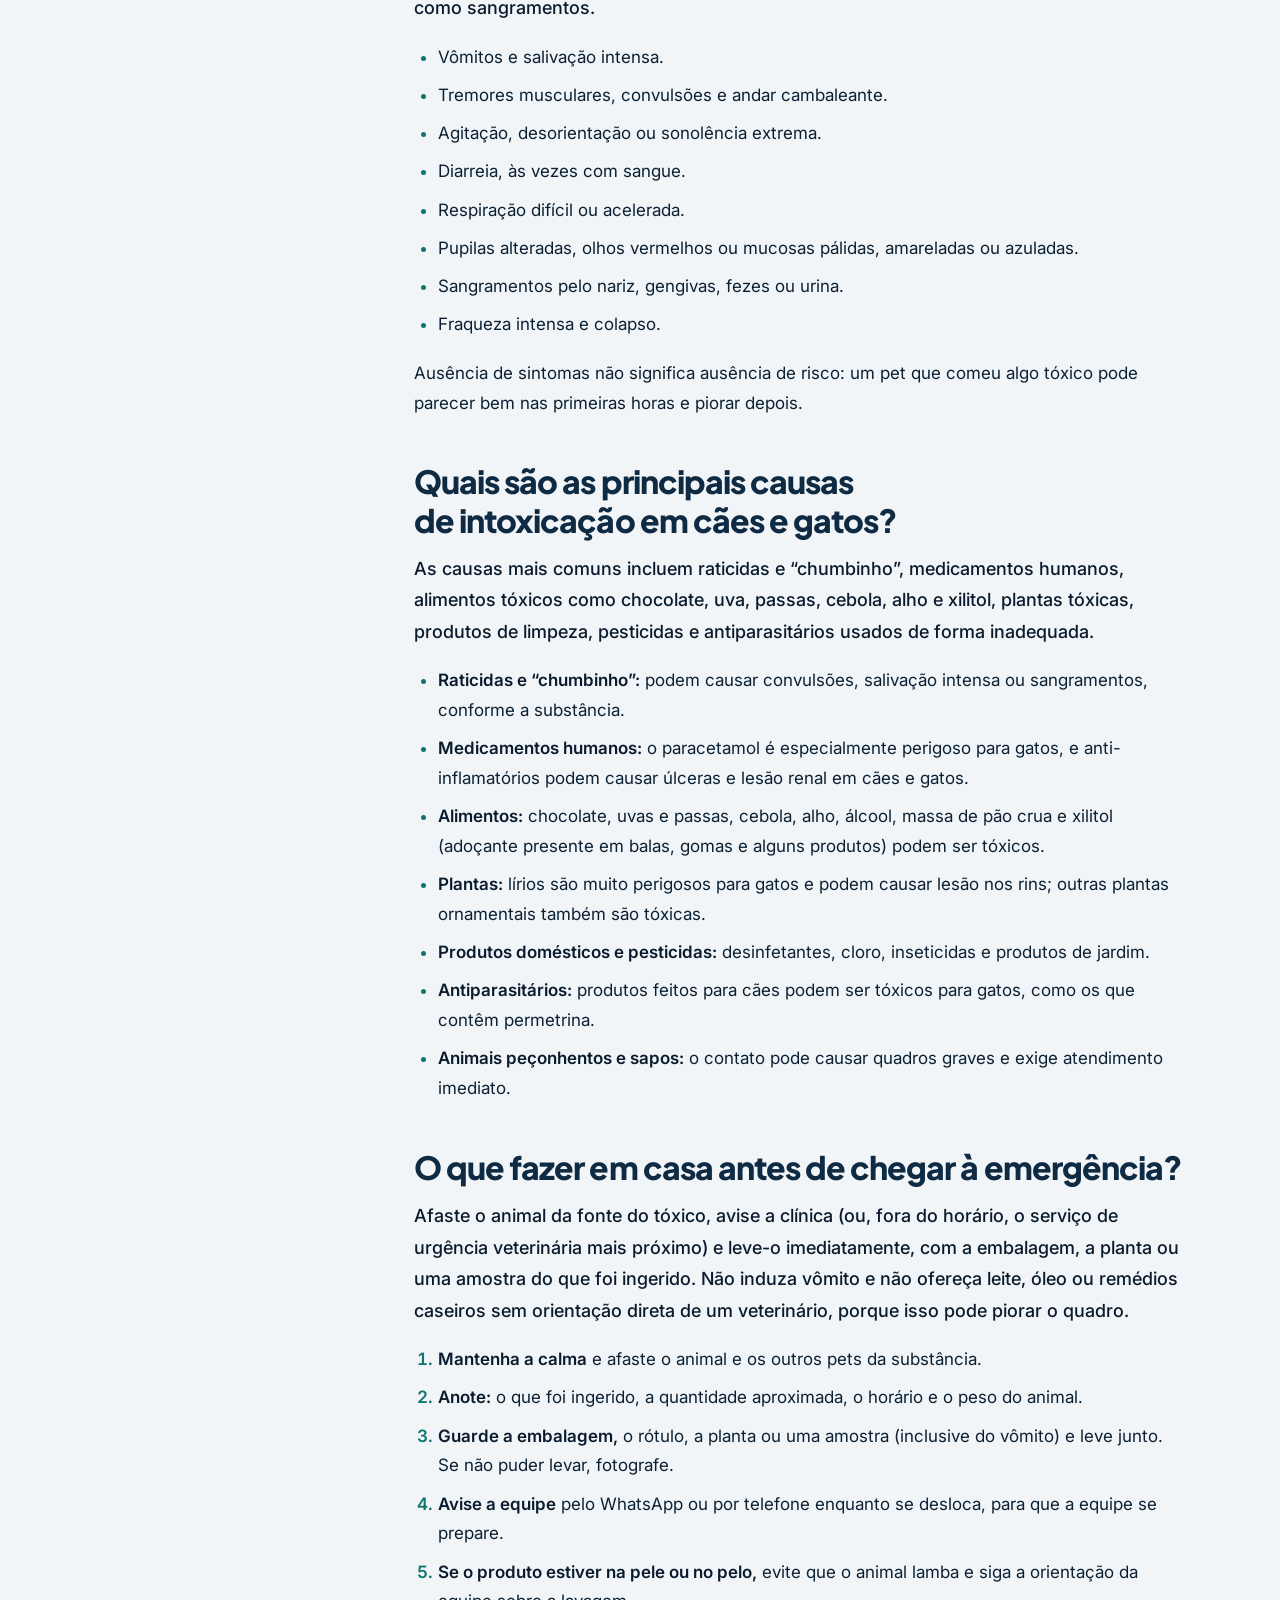
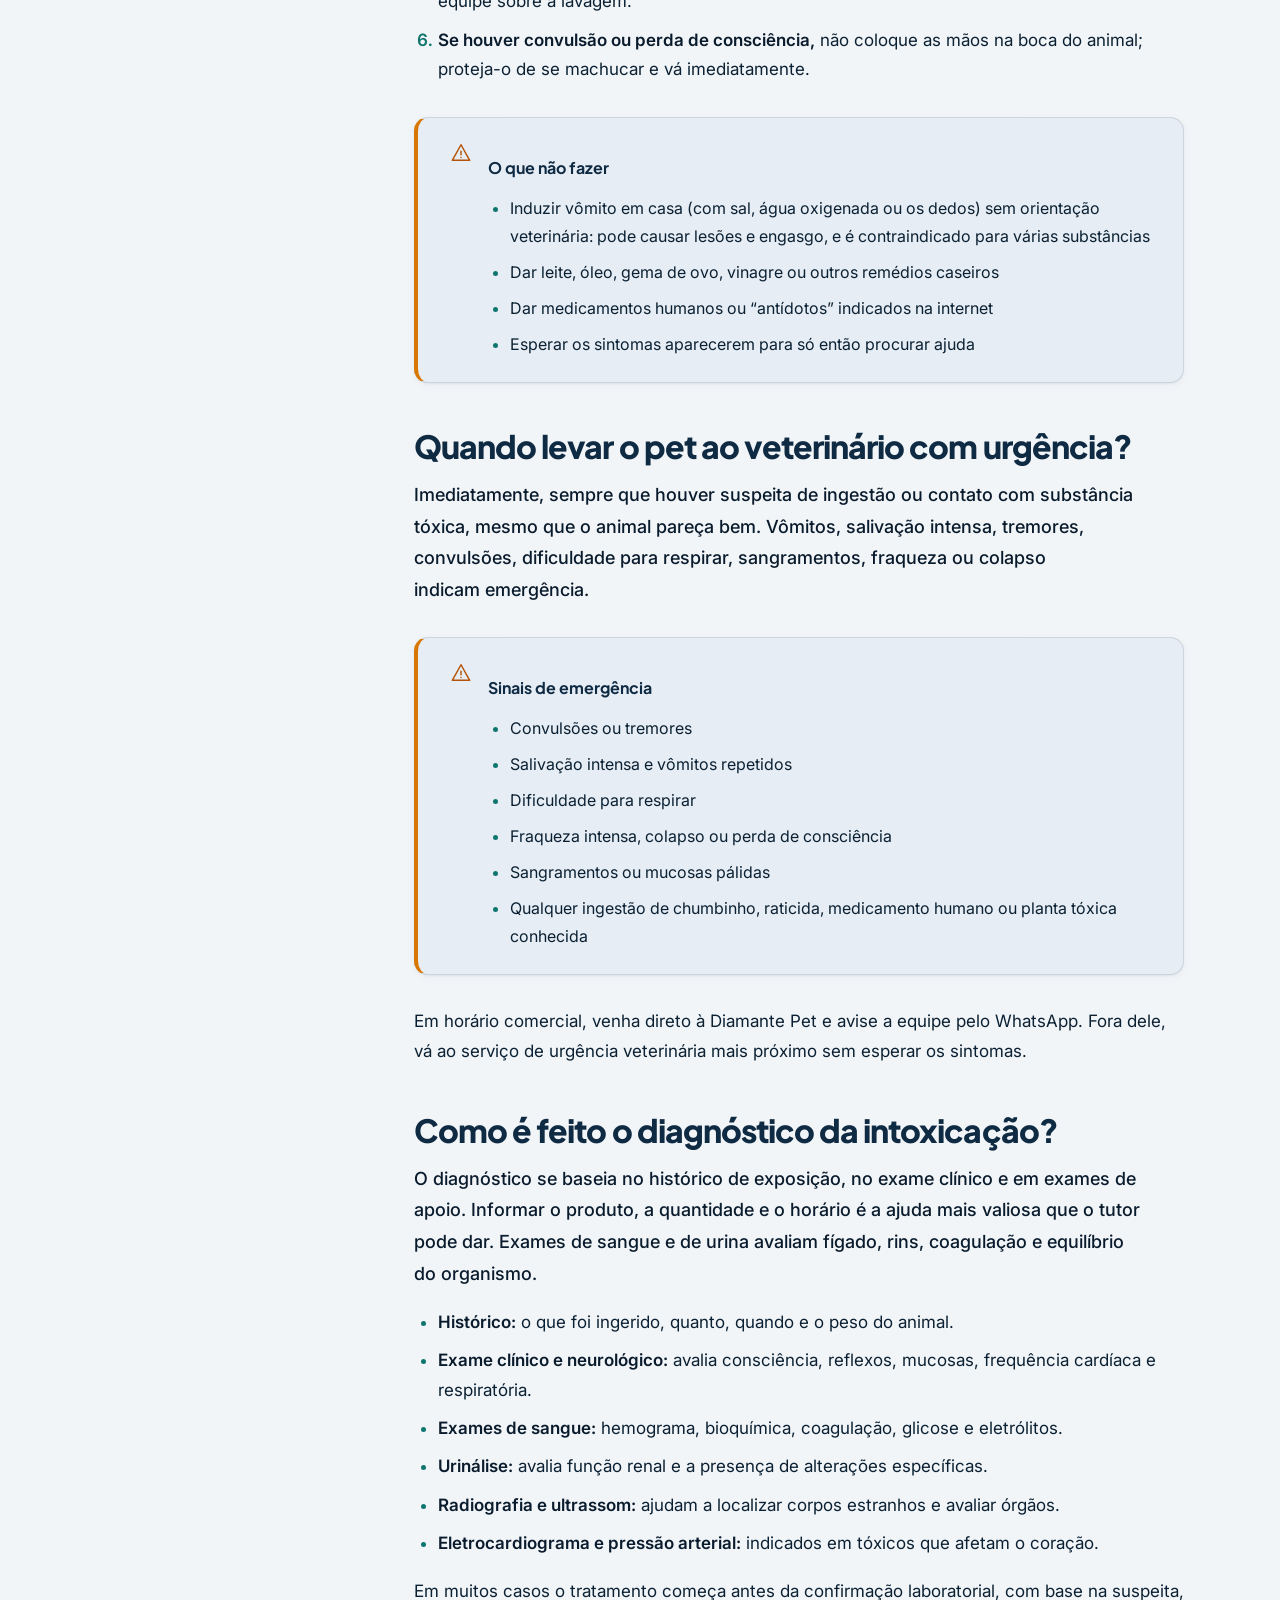
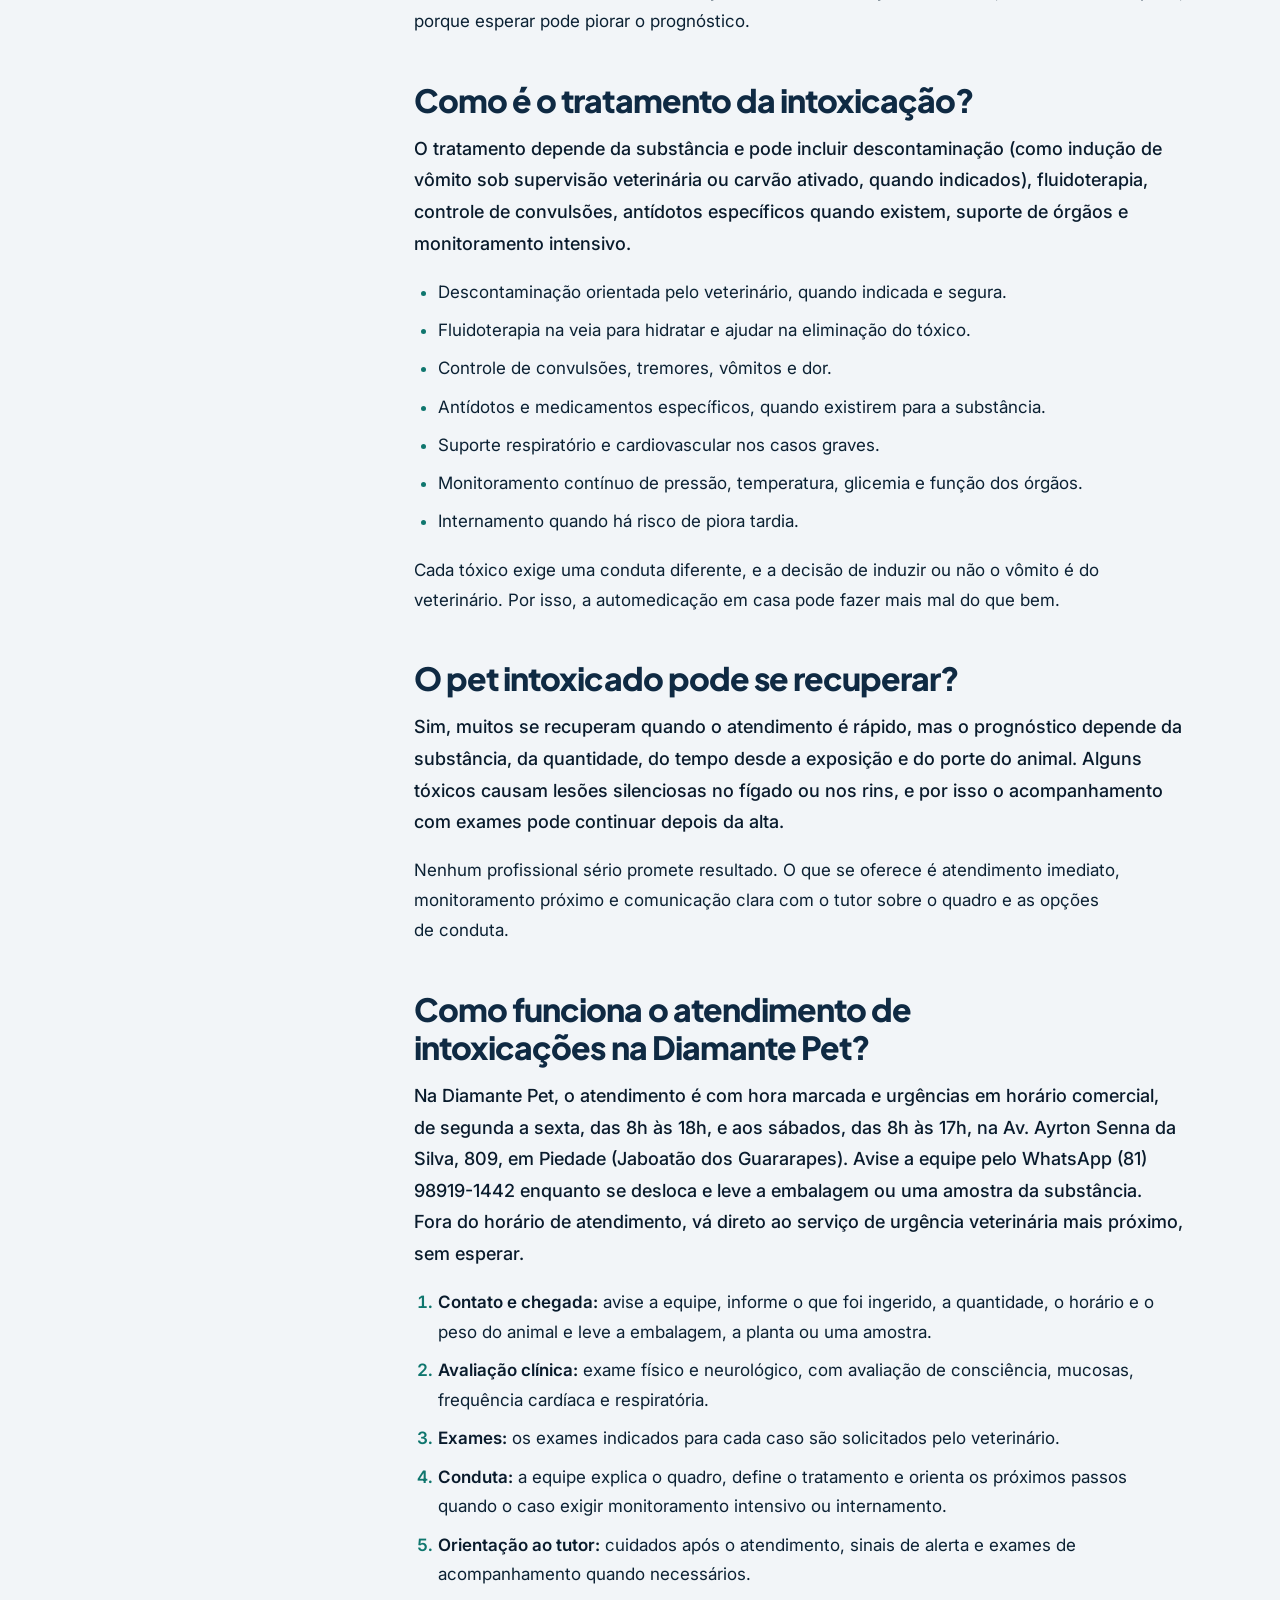
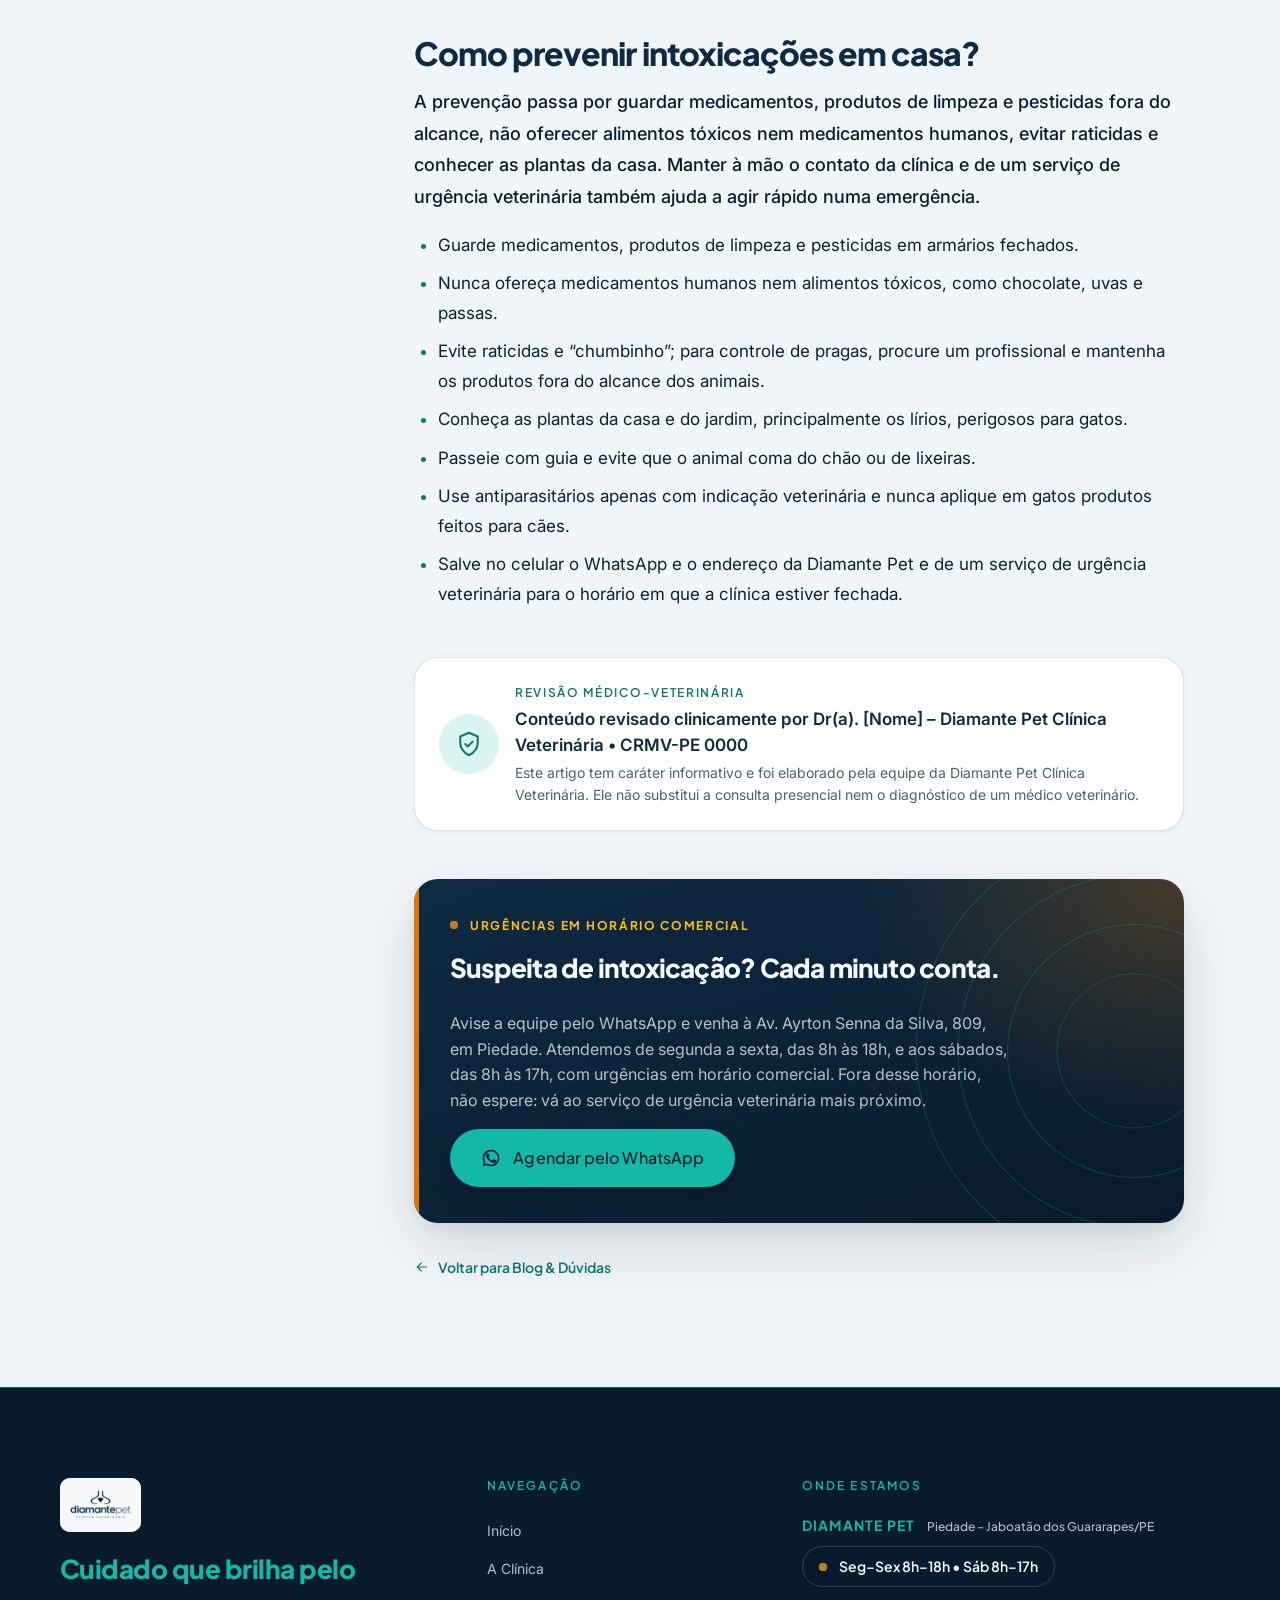
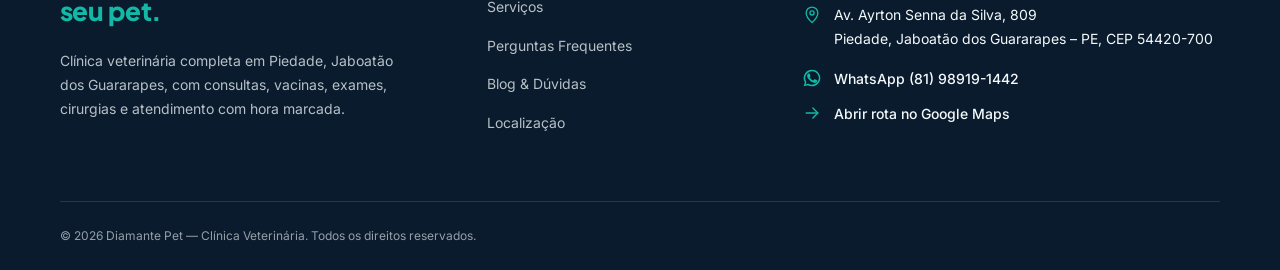
<file: artigo-intoxicacao.html>
<!DOCTYPE html>
<html lang="pt-BR">
<head>
  <meta charset="utf-8">
  <meta name="viewport" content="width=device-width, initial-scale=1">

  <title>Intoxicação e Envenenamento em Cães e Gatos: Primeiros Socorros e Urgência em Jaboatão dos Guararapes | Diamante Pet</title>
  <meta name="description" content="Cão ou gato intoxicado? Veja o que fazer e o que evitar antes de chegar à clínica, os sinais de envenenamento, o tratamento e a prevenção em Jaboatão dos Guararapes.">
  <meta name="theme-color" content="#0F3D5E">

  <!-- Favicon -->
  <link rel="icon" type="image/png" href="favicon.png">

  <!-- Open Graph -->
  <meta property="og:type" content="article">
  <meta property="og:locale" content="pt_BR">
  <meta property="og:site_name" content="Diamante Pet — Clínica Veterinária">
  <meta property="og:title" content="Intoxicação e Envenenamento em Cães e Gatos: Primeiros Socorros Antes de Chegar à Emergência">
  <meta property="og:description" content="Cão ou gato intoxicado? Veja o que fazer e o que evitar antes de chegar à clínica, os sinais de envenenamento, o tratamento e a prevenção em Jaboatão dos Guararapes.">

  <!-- Fontes -->
  <link rel="preconnect" href="https://fonts.googleapis.com">
  <link rel="preconnect" href="https://fonts.gstatic.com" crossorigin>
  <link href="https://fonts.googleapis.com/css2?family=Inter:wght@400;500;600&family=Plus+Jakarta+Sans:wght@500;600;700;800&display=swap" rel="stylesheet">

  <!-- Estilos -->
  <link rel="stylesheet" href="style.css">

  <!-- Dados estruturados (SEO local e leitura por IAs) -->
  <script type="application/ld+json">
  {
    "@context": "https://schema.org",
    "@graph": [
      {
        "@type": "VeterinaryCare",
        "@id": "#organization",
        "name": "Diamante Pet Clínica Veterinária",
        "alternateName": "Diamante Pet",
        "telephone": "+5581989191442",
        "address": {
          "@type": "PostalAddress",
          "streetAddress": "Av. Ayrton Senna da Silva, 809",
          "addressLocality": "Jaboatão dos Guararapes",
          "addressRegion": "PE",
          "postalCode": "54420-700",
          "addressCountry": "BR"
        },
        "areaServed": {
          "@type": "City",
          "name": "Jaboatão dos Guararapes"
        },
        "openingHoursSpecification": [
          {
            "@type": "OpeningHoursSpecification",
            "dayOfWeek": [
              "Monday",
              "Tuesday",
              "Wednesday",
              "Thursday",
              "Friday"
            ],
            "opens": "08:00",
            "closes": "18:00"
          },
          {
            "@type": "OpeningHoursSpecification",
            "dayOfWeek": "Saturday",
            "opens": "08:00",
            "closes": "17:00"
          }
        ]
      },
      {
        "@type": "WebSite",
        "@id": "#website",
        "name": "Diamante Pet Clínica Veterinária",
        "inLanguage": "pt-BR",
        "publisher": {
          "@id": "#organization"
        }
      },
      {
        "@type": "MedicalCondition",
        "@id": "artigo-intoxicacao.html#condicao",
        "name": "Intoxicação e envenenamento em cães e gatos",
        "alternateName": [
          "Intoxicação em animais",
          "Envenenamento",
          "Toxicose",
          "Poisoning in dogs and cats"
        ],
        "description": "Quadro causado pela ingestão, inalação ou contato com substâncias tóxicas, como raticidas, medicamentos humanos, alimentos tóxicos, plantas e produtos de limpeza, que pode afetar o sistema digestivo, nervoso, o fígado, os rins e a coagulação do sangue.",
        "signOrSymptom": [
          {
            "@type": "MedicalSymptom",
            "name": "Vômitos e salivação excessiva"
          },
          {
            "@type": "MedicalSymptom",
            "name": "Tremores e convulsões"
          },
          {
            "@type": "MedicalSymptom",
            "name": "Incoordenação, fraqueza e sonolência extrema"
          },
          {
            "@type": "MedicalSymptom",
            "name": "Dificuldade para respirar"
          },
          {
            "@type": "MedicalSymptom",
            "name": "Diarreia, às vezes com sangue"
          },
          {
            "@type": "MedicalSymptom",
            "name": "Agitação e pupilas alteradas"
          },
          {
            "@type": "MedicalSymptom",
            "name": "Sangramentos"
          },
          {
            "@type": "MedicalSymptom",
            "name": "Colapso"
          }
        ],
        "possibleTreatment": {
          "@type": "MedicalTherapy",
          "name": "Descontaminação orientada pelo veterinário, estabilização, fluidoterapia, controle de convulsões, antídotos quando existirem, monitoramento e internamento"
        },
        "riskFactor": {
          "@type": "MedicalRiskFactor",
          "name": "Acesso a raticidas e chumbinho, alimentos tóxicos, medicamentos humanos, plantas tóxicas, produtos de limpeza e pesticidas; filhotes, animais curiosos e pets com acesso livre à rua"
        }
      },
      {
        "@type": [
          "MedicalWebPage",
          "WebPage"
        ],
        "@id": "artigo-intoxicacao.html#webpage",
        "url": "artigo-intoxicacao.html",
        "name": "Intoxicação e Envenenamento em Cães e Gatos: Primeiros Socorros Antes de Chegar à Emergência",
        "description": "Saiba o que fazer e o que evitar quando cães e gatos são expostos a substâncias tóxicas, os sinais de intoxicação, o diagnóstico, o tratamento, a prevenção e como funciona o atendimento na Diamante Pet Clínica Veterinária, em Piedade, Jaboatão dos Guararapes – PE.",
        "inLanguage": "pt-BR",
        "isPartOf": {
          "@id": "#website"
        },
        "about": [
          {
            "@id": "artigo-intoxicacao.html#condicao"
          }
        ],
        "mainEntity": {
          "@id": "artigo-intoxicacao.html#article"
        },
        "breadcrumb": {
          "@id": "artigo-intoxicacao.html#breadcrumb"
        },
        "datePublished": "2026-11-25",
        "dateModified": "2026-11-25",
        "lastReviewed": "2026-11-25",
        "reviewedBy": {
          "@id": "#organization"
        },
        "author": {
          "@id": "#organization"
        },
        "publisher": {
          "@id": "#organization"
        },
        "audience": {
          "@type": "PeopleAudience",
          "audienceType": "Tutores de cães"
        },
        "specialty": "Veterinary medicine",
        "speakable": {
          "@type": "SpeakableSpecification",
          "cssSelector": [
            ".tldr__text",
            ".answer"
          ]
        }
      },
      {
        "@type": "Article",
        "@id": "artigo-intoxicacao.html#article",
        "headline": "Intoxicação e Envenenamento em Cães e Gatos: Primeiros Socorros Antes de Chegar à Emergência",
        "description": "Saiba o que fazer e o que evitar quando cães e gatos são expostos a substâncias tóxicas, os sinais de intoxicação, o diagnóstico, o tratamento, a prevenção e como funciona o atendimento na Diamante Pet Clínica Veterinária, em Piedade, Jaboatão dos Guararapes – PE.",
        "inLanguage": "pt-BR",
        "articleSection": "Emergências",
        "keywords": "intoxicação em cães e gatos, envenenamento em cães, chumbinho, primeiros socorros pet, cachorro comeu chocolate, gato intoxicado, veterinário em Piedade, Jaboatão dos Guararapes, Diamante Pet",
        "datePublished": "2026-11-25",
        "dateModified": "2026-11-25",
        "mainEntityOfPage": {
          "@id": "artigo-intoxicacao.html#webpage"
        },
        "about": [
          {
            "@id": "artigo-intoxicacao.html#condicao"
          }
        ],
        "author": {
          "@id": "#organization"
        },
        "reviewedBy": {
          "@id": "#organization"
        },
        "publisher": {
          "@id": "#organization"
        },
        "isAccessibleForFree": true
      },
      {
        "@type": "FAQPage",
        "@id": "artigo-intoxicacao.html#faq",
        "url": "artigo-intoxicacao.html",
        "inLanguage": "pt-BR",
        "isPartOf": {
          "@id": "artigo-intoxicacao.html#webpage"
        },
        "mainEntity": [
          {
            "@type": "Question",
            "name": "O que é intoxicação e envenenamento em cães e gatos?",
            "acceptedAnswer": {
              "@type": "Answer",
              "text": "Intoxicação acontece quando o animal ingere, inala ou tem contato com uma substância tóxica em quantidade suficiente para causar dano. Pode ser acidental ou criminosa, e os sinais variam conforme a substância, a dose e o tamanho do animal. Filhotes, pets muito curiosos e animais com acesso à rua são os mais expostos."
            }
          },
          {
            "@type": "Question",
            "name": "Quais são os sinais de intoxicação?",
            "acceptedAnswer": {
              "@type": "Answer",
              "text": "Os sinais mais comuns são vômitos, salivação excessiva, tremores, convulsões, fraqueza, incoordenação, diarreia, dificuldade para respirar e sonolência ou agitação fora do normal. Alguns tóxicos, como certos raticidas, só causam sinais dias depois, como sangramentos."
            }
          },
          {
            "@type": "Question",
            "name": "Quais são as principais causas de intoxicação em cães e gatos?",
            "acceptedAnswer": {
              "@type": "Answer",
              "text": "As causas mais comuns incluem raticidas e “chumbinho”, medicamentos humanos, alimentos tóxicos como chocolate, uva, passas, cebola, alho e xilitol, plantas tóxicas, produtos de limpeza, pesticidas e antiparasitários usados de forma inadequada."
            }
          },
          {
            "@type": "Question",
            "name": "O que fazer em casa antes de chegar à emergência?",
            "acceptedAnswer": {
              "@type": "Answer",
              "text": "Afaste o animal da fonte do tóxico, avise a clínica (ou, fora do horário, o serviço de urgência veterinária mais próximo) e leve-o imediatamente, com a embalagem, a planta ou uma amostra do que foi ingerido. Não induza vômito e não ofereça leite, óleo ou remédios caseiros sem orientação direta de um veterinário, porque isso pode piorar o quadro."
            }
          },
          {
            "@type": "Question",
            "name": "Quando levar o pet ao veterinário com urgência?",
            "acceptedAnswer": {
              "@type": "Answer",
              "text": "Imediatamente, sempre que houver suspeita de ingestão ou contato com substância tóxica, mesmo que o animal pareça bem. Vômitos, salivação intensa, tremores, convulsões, dificuldade para respirar, sangramentos, fraqueza ou colapso indicam emergência."
            }
          },
          {
            "@type": "Question",
            "name": "Como é feito o diagnóstico da intoxicação?",
            "acceptedAnswer": {
              "@type": "Answer",
              "text": "O diagnóstico se baseia no histórico de exposição, no exame clínico e em exames de apoio. Informar o produto, a quantidade e o horário é a ajuda mais valiosa que o tutor pode dar. Exames de sangue e de urina avaliam fígado, rins, coagulação e equilíbrio do organismo."
            }
          },
          {
            "@type": "Question",
            "name": "Como é o tratamento da intoxicação?",
            "acceptedAnswer": {
              "@type": "Answer",
              "text": "O tratamento depende da substância e pode incluir descontaminação (como indução de vômito sob supervisão veterinária ou carvão ativado, quando indicados), fluidoterapia, controle de convulsões, antídotos específicos quando existem, suporte de órgãos e monitoramento intensivo."
            }
          },
          {
            "@type": "Question",
            "name": "O pet intoxicado pode se recuperar?",
            "acceptedAnswer": {
              "@type": "Answer",
              "text": "Sim, muitos se recuperam quando o atendimento é rápido, mas o prognóstico depende da substância, da quantidade, do tempo desde a exposição e do porte do animal. Alguns tóxicos causam lesões silenciosas no fígado ou nos rins, e por isso o acompanhamento com exames pode continuar depois da alta."
            }
          },
          {
            "@type": "Question",
            "name": "Como funciona o atendimento de intoxicações na Diamante Pet?",
            "acceptedAnswer": {
              "@type": "Answer",
              "text": "Na Diamante Pet, o atendimento é com hora marcada e urgências em horário comercial, de segunda a sexta, das 8h às 18h, e aos sábados, das 8h às 17h, na Av. Ayrton Senna da Silva, 809, em Piedade (Jaboatão dos Guararapes). Avise a equipe pelo WhatsApp (81) 98919-1442 enquanto se desloca e leve a embalagem ou uma amostra da substância. Fora do horário de atendimento, vá direto ao serviço de urgência veterinária mais próximo, sem esperar."
            }
          },
          {
            "@type": "Question",
            "name": "Como prevenir intoxicações em casa?",
            "acceptedAnswer": {
              "@type": "Answer",
              "text": "A prevenção passa por guardar medicamentos, produtos de limpeza e pesticidas fora do alcance, não oferecer alimentos tóxicos nem medicamentos humanos, evitar raticidas e conhecer as plantas da casa. Manter à mão o contato da clínica e de um serviço de urgência veterinária também ajuda a agir rápido numa emergência."
            }
          }
        ]
      },
      {
        "@type": "BreadcrumbList",
        "@id": "artigo-intoxicacao.html#breadcrumb",
        "itemListElement": [
          {
            "@type": "ListItem",
            "position": 1,
            "name": "Início",
            "item": "index.html"
          },
          {
            "@type": "ListItem",
            "position": 2,
            "name": "Blog & Dúvidas",
            "item": "blog.html"
          },
          {
            "@type": "ListItem",
            "position": 3,
            "name": "Intoxicação e envenenamento em cães e gatos",
            "item": "artigo-intoxicacao.html"
          }
        ]
      }
    ]
  }
  </script>

<link rel="icon" type="image/png" href="favicon.png">
</head>
<body>
  <a class="skip-link" href="#conteudo">Ir para o conteúdo principal</a>

  <header class="site-header">

    <!-- Topbar -->
    <div class="topbar">
      <div class="container topbar__inner">
        <span class="topbar__item topbar__address">
          <svg width="13" height="13" viewBox="0 0 24 24" fill="none" stroke="currentColor" stroke-width="1.8" stroke-linecap="round" stroke-linejoin="round" aria-hidden="true">
            <path d="M12 21s7-6.2 7-11.5A7 7 0 0 0 5 9.5C5 14.8 12 21 12 21z"></path>
            <circle cx="12" cy="9.5" r="2.5"></circle>
          </svg>
          Av. Ayrton Senna da Silva, 809 – Piedade/PE
        </span>

        <span class="topbar__item topbar__status" role="status" data-open-status>
          <span class="pulse" aria-hidden="true"></span>
          <span class="js-status-text">Seg–Sex 8h–18h • Sáb 8h–17h</span>
        </span>

        <a class="topbar__item topbar__phone" href="tel:+5581989191442" aria-label="Ligar para (81) 98919-1442">
          <svg width="13" height="13" viewBox="0 0 24 24" fill="none" stroke="currentColor" stroke-width="1.8" stroke-linecap="round" stroke-linejoin="round" aria-hidden="true">
            <path d="M22 16.9v3a2 2 0 0 1-2.2 2 19.8 19.8 0 0 1-8.6-3.1 19.5 19.5 0 0 1-6-6A19.8 19.8 0 0 1 2.1 4.2 2 2 0 0 1 4.1 2h3a2 2 0 0 1 2 1.7c.1 1 .4 1.9.7 2.8a2 2 0 0 1-.5 2.1L8.1 9.9a16 16 0 0 0 6 6l1.3-1.3a2 2 0 0 1 2.1-.4c.9.3 1.8.6 2.8.7a2 2 0 0 1 1.7 2z"></path>
          </svg>
          <span class="topbar__phone-label">(81) 98919-1442</span>
        </a>
      </div>
    </div>

    <!-- Navegação principal -->
    <div class="nav-bar">
      <div class="container nav-bar__inner">

        <a class="brand" href="index.html" aria-label="Diamante Pet — Clínica Veterinária: página inicial">
          <span class="brand__logo"><img src="logo-diamante-pet.png" alt="Logo Diamante Pet Clínica Veterinária" width="753" height="360"></span>
        </a>

        <nav class="nav" id="site-nav" aria-label="Navegação principal">
          <ul class="nav__list">
            <li><a class="nav__link" href="index.html">Início</a></li>
            <li><a class="nav__link" href="index.html#clinica">A Clínica</a></li>
            <li><a class="nav__link" href="index.html#servicos">Serviços</a></li>
            <li><a class="nav__link" href="index.html#faq">Dúvidas</a></li>
            <li><a class="nav__link" href="blog.html" aria-current="page">Blog &amp; Dúvidas</a></li>
            <li><a class="nav__link" href="index.html#localizacao">Localização</a></li>
          </ul>

          <a class="btn btn--primary nav__cta"
             href="https://wa.me/5581989191442?text=Ol%C3%A1%2C%20gostaria%20de%20agendar%20um%20atendimento%20para%20o%20meu%20pet."
             target="_blank" rel="noopener"
             aria-label="Agendar pelo WhatsApp">
            <svg width="18" height="18" viewBox="0 0 24 24" fill="currentColor" aria-hidden="true"><path d="M17.5 14.4c-.3-.1-1.7-.8-2-.9-.3-.1-.5-.1-.7.1-.2.3-.8.9-.9 1.1-.2.2-.3.2-.6.1-.3-.1-1.2-.4-2.3-1.4-.8-.8-1.4-1.7-1.6-2-.2-.3 0-.4.1-.6l.4-.5c.1-.2.2-.3.3-.5.1-.2 0-.4 0-.5-.1-.1-.7-1.6-.9-2.2-.2-.6-.5-.5-.7-.5h-.6c-.2 0-.5.1-.8.4-.3.3-1 1-1 2.5s1.1 2.9 1.2 3.1c.1.2 2.1 3.2 5.1 4.5.7.3 1.3.5 1.7.6.7.2 1.4.2 1.9.1.6-.1 1.7-.7 2-1.4.2-.7.2-1.3.2-1.4-.1-.1-.3-.2-.6-.3z"></path><path d="M12 2a10 10 0 0 0-8.6 15.1L2 22l5-1.3A10 10 0 1 0 12 2zm0 18.2c-1.5 0-3-.4-4.2-1.2l-.3-.2-3 .8.8-2.9-.2-.3A8.2 8.2 0 1 1 12 20.2z"></path></svg>
            <span class="nav__cta-label">Agendar pelo WhatsApp</span>
          </a>

          <button class="menu-toggle" type="button" aria-expanded="false" aria-controls="site-nav" aria-label="Abrir menu">
            <span class="menu-toggle__bars" aria-hidden="true">
              <span></span><span></span><span></span>
            </span>
          </button>
        </nav>

      </div>
    </div>
  </header>

  <main id="conteudo">

    <!-- Cabeçalho do artigo -->
    <header class="article-hero">
      <div class="container">

        <nav class="breadcrumb" aria-label="Você está em">
          <ol>
            <li><a href="index.html">Início</a></li>
            <li><a href="blog.html">Blog &amp; Dúvidas</a></li>
            <li><span aria-current="page">Intoxicação e envenenamento em cães e gatos</span></li>
          </ol>
        </nav>

        <div class="article-hero__tags">
          <span class="article-tag">Cães e Gatos</span>
          <span class="article-tag article-tag--urgent">Urgência</span>
        </div>

        <h1 class="article-hero__title">Intoxicação e Envenenamento em Cães e Gatos: Primeiros Socorros Antes de Chegar à Emergência</h1>

        <ul class="article-meta" aria-label="Informações do artigo">
          <li>
            <svg class="icon" width="16" height="16" aria-hidden="true" focusable="false"><use href="#i-shield"></use></svg>
            Revisão clínica pela equipe Diamante Pet
          </li>
          <li>
            <svg class="icon" width="16" height="16" aria-hidden="true" focusable="false"><use href="#i-book"></use></svg>
            Atualizado em <time datetime="2026-11-25">25 de novembro de 2026</time>
          </li>
          <li>
            <svg class="icon" width="16" height="16" aria-hidden="true" focusable="false"><use href="#i-clock"></use></svg>
            6 min de leitura
          </li>
        </ul>

      </div>
    </header>

    <div class="article-section">
      <div class="container article__layout">

        <!-- Sumário lateral -->
        <aside class="toc" aria-label="Neste artigo">
          <p class="toc__title">Neste artigo</p>
          <ol class="toc__list" id="toc-list">
            <li><a href="#o-que-e">O que é intoxicação e envenenamento em cães e gatos?</a></li>
            <li><a href="#sinais">Quais são os sinais de intoxicação?</a></li>
            <li><a href="#causas">Quais são as principais causas de intoxicação em cães e gatos?</a></li>
            <li><a href="#primeiros-socorros">O que fazer em casa antes de chegar à emergência?</a></li>
            <li><a href="#quando-urgencia">Quando levar o pet ao veterinário com urgência?</a></li>
            <li><a href="#diagnostico">Como é feito o diagnóstico da intoxicação?</a></li>
            <li><a href="#tratamento">Como é o tratamento da intoxicação?</a></li>
            <li><a href="#prognostico">O pet intoxicado pode se recuperar?</a></li>
            <li><a href="#atendimento">Como funciona o atendimento de intoxicações na Diamante Pet?</a></li>
            <li><a href="#prevencao">Como prevenir intoxicações em casa?</a></li>
          </ol>
        </aside>

        <!-- Corpo do artigo -->
        <article class="article__body prose">

          <!-- Resumo Clínico Rápido (TL;DR) -->
          <aside class="tldr" aria-labelledby="tldr-title">
            <p class="tldr__label" id="tldr-title">Resumo Clínico Rápido</p>
            <p class="tldr__text">
              Intoxicação é uma emergência: quanto mais cedo o pet é atendido, maior a chance de remover ou neutralizar o tóxico antes que seja absorvido. Antes de chegar à clínica, afaste o animal da substância, avise a equipe, leve a embalagem ou uma amostra e não induza vômito nem ofereça leite, óleo ou remédios caseiros sem orientação veterinária.
            </p>
            <div class="tldr__alert" role="note">
              <svg class="icon" width="22" height="22" aria-hidden="true" focusable="false"><use href="#i-alert"></use></svg>
              <p>
                <strong>Atendimento urgente:</strong> qualquer suspeita de ingestão ou contato com substância tóxica, mesmo que o pet pareça bem, justifica atendimento imediato. A Diamante Pet atende com hora marcada e urgências em horário comercial (de segunda a sexta, das 8h às 18h, e aos sábados, das 8h às 17h), na Av. Ayrton Senna da Silva, 809, em Piedade. Fora desse horário, não espere: vá ao serviço de urgência veterinária mais próximo.
              </p>
            </div>
          </aside>

        <section class="article__section" aria-labelledby="h-o-que-e">
          <h2 id="o-que-e"><span id="h-o-que-e">O que é intoxicação e envenenamento em cães e gatos?</span></h2>
          <p class="answer">Intoxicação acontece quando o animal ingere, inala ou tem contato com uma substância tóxica em quantidade suficiente para causar dano. Pode ser acidental ou criminosa, e os sinais variam conforme a substância, a dose e o tamanho do animal. Filhotes, pets muito curiosos e animais com acesso à rua são os mais expostos.</p>
        <p>O tempo faz diferença. Algumas substâncias causam sinais em minutos, outras só horas ou dias depois. Por isso, a suspeita de exposição já justifica contato imediato com a clínica ou com um serviço de urgência veterinária, mesmo que o pet ainda esteja aparentemente bem.</p>
        </section>

        <section class="article__section" aria-labelledby="h-sinais">
          <h2 id="sinais"><span id="h-sinais">Quais são os sinais de intoxicação?</span></h2>
          <p class="answer">Os sinais mais comuns são vômitos, salivação excessiva, tremores, convulsões, fraqueza, incoordenação, diarreia, dificuldade para respirar e sonolência ou agitação fora do normal. Alguns tóxicos, como certos raticidas, só causam sinais dias depois, como sangramentos.</p>
        <ul>
          <li>Vômitos e salivação intensa.</li>
          <li>Tremores musculares, convulsões e andar cambaleante.</li>
          <li>Agitação, desorientação ou sonolência extrema.</li>
          <li>Diarreia, às vezes com sangue.</li>
          <li>Respiração difícil ou acelerada.</li>
          <li>Pupilas alteradas, olhos vermelhos ou mucosas pálidas, amareladas ou azuladas.</li>
          <li>Sangramentos pelo nariz, gengivas, fezes ou urina.</li>
          <li>Fraqueza intensa e colapso.</li>
        </ul>
        <p>Ausência de sintomas não significa ausência de risco: um pet que comeu algo tóxico pode parecer bem nas primeiras horas e piorar depois.</p>
        </section>

        <section class="article__section" aria-labelledby="h-causas">
          <h2 id="causas"><span id="h-causas">Quais são as principais causas de intoxicação em cães e gatos?</span></h2>
          <p class="answer">As causas mais comuns incluem raticidas e “chumbinho”, medicamentos humanos, alimentos tóxicos como chocolate, uva, passas, cebola, alho e xilitol, plantas tóxicas, produtos de limpeza, pesticidas e antiparasitários usados de forma inadequada.</p>
        <ul>
          <li><strong>Raticidas e “chumbinho”:</strong> podem causar convulsões, salivação intensa ou sangramentos, conforme a substância.</li>
          <li><strong>Medicamentos humanos:</strong> o paracetamol é especialmente perigoso para gatos, e anti-inflamatórios podem causar úlceras e lesão renal em cães e gatos.</li>
          <li><strong>Alimentos:</strong> chocolate, uvas e passas, cebola, alho, álcool, massa de pão crua e xilitol (adoçante presente em balas, gomas e alguns produtos) podem ser tóxicos.</li>
          <li><strong>Plantas:</strong> lírios são muito perigosos para gatos e podem causar lesão nos rins; outras plantas ornamentais também são tóxicas.</li>
          <li><strong>Produtos domésticos e pesticidas:</strong> desinfetantes, cloro, inseticidas e produtos de jardim.</li>
          <li><strong>Antiparasitários:</strong> produtos feitos para cães podem ser tóxicos para gatos, como os que contêm permetrina.</li>
          <li><strong>Animais peçonhentos e sapos:</strong> o contato pode causar quadros graves e exige atendimento imediato.</li>
        </ul>
        </section>

        <section class="article__section" aria-labelledby="h-primeiros-socorros">
          <h2 id="primeiros-socorros"><span id="h-primeiros-socorros">O que fazer em casa antes de chegar à emergência?</span></h2>
          <p class="answer">Afaste o animal da fonte do tóxico, avise a clínica (ou, fora do horário, o serviço de urgência veterinária mais próximo) e leve-o imediatamente, com a embalagem, a planta ou uma amostra do que foi ingerido. Não induza vômito e não ofereça leite, óleo ou remédios caseiros sem orientação direta de um veterinário, porque isso pode piorar o quadro.</p>
        <ol>
          <li><strong>Mantenha a calma</strong> e afaste o animal e os outros pets da substância.</li>
          <li><strong>Anote:</strong> o que foi ingerido, a quantidade aproximada, o horário e o peso do animal.</li>
          <li><strong>Guarde a embalagem,</strong> o rótulo, a planta ou uma amostra (inclusive do vômito) e leve junto. Se não puder levar, fotografe.</li>
          <li><strong>Avise a equipe</strong> pelo WhatsApp ou por telefone enquanto se desloca, para que a equipe se prepare.</li>
          <li><strong>Se o produto estiver na pele ou no pelo,</strong> evite que o animal lamba e siga a orientação da equipe sobre a lavagem.</li>
          <li><strong>Se houver convulsão ou perda de consciência,</strong> não coloque as mãos na boca do animal; proteja-o de se machucar e vá imediatamente.</li>
        </ol>
        <div class="callout" role="note">
          <span class="callout__icon"><svg class="icon" width="22" height="22" aria-hidden="true" focusable="false"><use href="#i-alert"></use></svg></span>
          <div>
            <p class="callout__title">O que não fazer</p>
            <ul>
              <li>Induzir vômito em casa (com sal, água oxigenada ou os dedos) sem orientação veterinária: pode causar lesões e engasgo, e é contraindicado para várias substâncias</li>
              <li>Dar leite, óleo, gema de ovo, vinagre ou outros remédios caseiros</li>
              <li>Dar medicamentos humanos ou “antídotos” indicados na internet</li>
              <li>Esperar os sintomas aparecerem para só então procurar ajuda</li>
            </ul>
          </div>
        </div>
        </section>

        <section class="article__section" aria-labelledby="h-quando-urgencia">
          <h2 id="quando-urgencia"><span id="h-quando-urgencia">Quando levar o pet ao veterinário com urgência?</span></h2>
          <p class="answer">Imediatamente, sempre que houver suspeita de ingestão ou contato com substância tóxica, mesmo que o animal pareça bem. Vômitos, salivação intensa, tremores, convulsões, dificuldade para respirar, sangramentos, fraqueza ou colapso indicam emergência.</p>
        <div class="callout" role="note">
          <span class="callout__icon"><svg class="icon" width="22" height="22" aria-hidden="true" focusable="false"><use href="#i-alert"></use></svg></span>
          <div>
            <p class="callout__title">Sinais de emergência</p>
            <ul>
              <li>Convulsões ou tremores</li>
              <li>Salivação intensa e vômitos repetidos</li>
              <li>Dificuldade para respirar</li>
              <li>Fraqueza intensa, colapso ou perda de consciência</li>
              <li>Sangramentos ou mucosas pálidas</li>
              <li>Qualquer ingestão de chumbinho, raticida, medicamento humano ou planta tóxica conhecida</li>
            </ul>
          </div>
        </div>
        <p>Em horário comercial, venha direto à Diamante Pet e avise a equipe pelo WhatsApp. Fora dele, vá ao serviço de urgência veterinária mais próximo sem esperar os sintomas.</p>
        </section>

        <section class="article__section" aria-labelledby="h-diagnostico">
          <h2 id="diagnostico"><span id="h-diagnostico">Como é feito o diagnóstico da intoxicação?</span></h2>
          <p class="answer">O diagnóstico se baseia no histórico de exposição, no exame clínico e em exames de apoio. Informar o produto, a quantidade e o horário é a ajuda mais valiosa que o tutor pode dar. Exames de sangue e de urina avaliam fígado, rins, coagulação e equilíbrio do organismo.</p>
        <ul>
          <li><strong>Histórico:</strong> o que foi ingerido, quanto, quando e o peso do animal.</li>
          <li><strong>Exame clínico e neurológico:</strong> avalia consciência, reflexos, mucosas, frequência cardíaca e respiratória.</li>
          <li><strong>Exames de sangue:</strong> hemograma, bioquímica, coagulação, glicose e eletrólitos.</li>
          <li><strong>Urinálise:</strong> avalia função renal e a presença de alterações específicas.</li>
          <li><strong>Radiografia e ultrassom:</strong> ajudam a localizar corpos estranhos e avaliar órgãos.</li>
          <li><strong>Eletrocardiograma e pressão arterial:</strong> indicados em tóxicos que afetam o coração.</li>
        </ul>
        <p>Em muitos casos o tratamento começa antes da confirmação laboratorial, com base na suspeita, porque esperar pode piorar o prognóstico.</p>
        </section>

        <section class="article__section" aria-labelledby="h-tratamento">
          <h2 id="tratamento"><span id="h-tratamento">Como é o tratamento da intoxicação?</span></h2>
          <p class="answer">O tratamento depende da substância e pode incluir descontaminação (como indução de vômito sob supervisão veterinária ou carvão ativado, quando indicados), fluidoterapia, controle de convulsões, antídotos específicos quando existem, suporte de órgãos e monitoramento intensivo.</p>
        <ul>
          <li>Descontaminação orientada pelo veterinário, quando indicada e segura.</li>
          <li>Fluidoterapia na veia para hidratar e ajudar na eliminação do tóxico.</li>
          <li>Controle de convulsões, tremores, vômitos e dor.</li>
          <li>Antídotos e medicamentos específicos, quando existirem para a substância.</li>
          <li>Suporte respiratório e cardiovascular nos casos graves.</li>
          <li>Monitoramento contínuo de pressão, temperatura, glicemia e função dos órgãos.</li>
          <li>Internamento quando há risco de piora tardia.</li>
        </ul>
        <p>Cada tóxico exige uma conduta diferente, e a decisão de induzir ou não o vômito é do veterinário. Por isso, a automedicação em casa pode fazer mais mal do que bem.</p>
        </section>

        <section class="article__section" aria-labelledby="h-prognostico">
          <h2 id="prognostico"><span id="h-prognostico">O pet intoxicado pode se recuperar?</span></h2>
          <p class="answer">Sim, muitos se recuperam quando o atendimento é rápido, mas o prognóstico depende da substância, da quantidade, do tempo desde a exposição e do porte do animal. Alguns tóxicos causam lesões silenciosas no fígado ou nos rins, e por isso o acompanhamento com exames pode continuar depois da alta.</p>
        <p>Nenhum profissional sério promete resultado. O que se oferece é atendimento imediato, monitoramento próximo e comunicação clara com o tutor sobre o quadro e as opções de conduta.</p>
        </section>

        <section class="article__section" aria-labelledby="h-atendimento">
          <h2 id="atendimento"><span id="h-atendimento">Como funciona o atendimento de intoxicações na Diamante Pet?</span></h2>
          <p class="answer">Na Diamante Pet, o atendimento é com hora marcada e urgências em horário comercial, de segunda a sexta, das 8h às 18h, e aos sábados, das 8h às 17h, na Av. Ayrton Senna da Silva, 809, em Piedade (Jaboatão dos Guararapes). Avise a equipe pelo WhatsApp (81) 98919-1442 enquanto se desloca e leve a embalagem ou uma amostra da substância. Fora do horário de atendimento, vá direto ao serviço de urgência veterinária mais próximo, sem esperar.</p>
        <ol>
          <li><strong>Contato e chegada:</strong> avise a equipe, informe o que foi ingerido, a quantidade, o horário e o peso do animal e leve a embalagem, a planta ou uma amostra.</li>
          <li><strong>Avaliação clínica:</strong> exame físico e neurológico, com avaliação de consciência, mucosas, frequência cardíaca e respiratória.</li>
          <li><strong>Exames:</strong> os exames indicados para cada caso são solicitados pelo veterinário.</li>
          <li><strong>Conduta:</strong> a equipe explica o quadro, define o tratamento e orienta os próximos passos quando o caso exigir monitoramento intensivo ou internamento.</li>
          <li><strong>Orientação ao tutor:</strong> cuidados após o atendimento, sinais de alerta e exames de acompanhamento quando necessários.</li>
        </ol>
        </section>

        <section class="article__section" aria-labelledby="h-prevencao">
          <h2 id="prevencao"><span id="h-prevencao">Como prevenir intoxicações em casa?</span></h2>
          <p class="answer">A prevenção passa por guardar medicamentos, produtos de limpeza e pesticidas fora do alcance, não oferecer alimentos tóxicos nem medicamentos humanos, evitar raticidas e conhecer as plantas da casa. Manter à mão o contato da clínica e de um serviço de urgência veterinária também ajuda a agir rápido numa emergência.</p>
        <ul>
          <li>Guarde medicamentos, produtos de limpeza e pesticidas em armários fechados.</li>
          <li>Nunca ofereça medicamentos humanos nem alimentos tóxicos, como chocolate, uvas e passas.</li>
          <li>Evite raticidas e “chumbinho”; para controle de pragas, procure um profissional e mantenha os produtos fora do alcance dos animais.</li>
          <li>Conheça as plantas da casa e do jardim, principalmente os lírios, perigosos para gatos.</li>
          <li>Passeie com guia e evite que o animal coma do chão ou de lixeiras.</li>
          <li>Use antiparasitários apenas com indicação veterinária e nunca aplique em gatos produtos feitos para cães.</li>
          <li>Salve no celular o WhatsApp e o endereço da Diamante Pet e de um serviço de urgência veterinária para o horário em que a clínica estiver fechada.</li>
        </ul>
        </section>

          <!-- Bloco de autoridade médica (E-E-A-T) -->
          <aside class="author-box" aria-labelledby="author-title">
            <span class="author-box__seal" aria-hidden="true">
              <svg class="icon" width="30" height="30" focusable="false"><use href="#i-shield"></use></svg>
            </span>
            <div class="author-box__body">
              <p class="author-box__label" id="author-title">Revisão médico-veterinária</p>
              <!-- EDITAR: substitua [Nome] pelo nome do médico revisor e 0000 pelo número do CRMV-PE -->
              <p class="author-box__text">Conteúdo revisado clinicamente por Dr(a). [Nome] – Diamante Pet Clínica Veterinária • CRMV-PE 0000</p>
              <p class="author-box__note">
                Este artigo tem caráter informativo e foi elaborado pela equipe da Diamante Pet Clínica Veterinária. Ele não substitui a consulta presencial nem o diagnóstico de um médico veterinário.
              </p>
            </div>
          </aside>

          <!-- CTA contextual -->
          <aside class="emergency-cta" aria-labelledby="cta-title">
            <svg class="emergency-cta__rings" viewBox="0 0 400 400" aria-hidden="true" focusable="false">
              <g fill="none" stroke="currentColor" stroke-width="1">
                <circle cx="200" cy="200" r="70"></circle>
                <circle cx="200" cy="200" r="115"></circle>
                <circle cx="200" cy="200" r="160"></circle>
                <circle cx="200" cy="200" r="198"></circle>
              </g>
            </svg>
            <div class="emergency-cta__content">
              <span class="emergency-cta__status">
                <span class="pulse" aria-hidden="true"></span>
                Urgências em horário comercial
              </span>
              <h2 class="emergency-cta__title" id="cta-title">Suspeita de intoxicação? Cada minuto conta.</h2>
              <p class="emergency-cta__text">
                Avise a equipe pelo WhatsApp e venha à Av. Ayrton Senna da Silva, 809, em Piedade. Atendemos de segunda a sexta, das 8h às 18h, e aos sábados, das 8h às 17h, com urgências em horário comercial. Fora desse horário, não espere: vá ao serviço de urgência veterinária mais próximo.
              </p>
              <a class="btn btn--accent btn--lg"
                 href="https://wa.me/5581989191442?text=Ol%C3%A1%2C%20meu%20pet%20pode%20ter%20ingerido%20uma%20subst%C3%A2ncia%20t%C3%B3xica%20e%20preciso%20de%20atendimento%20agora."
                 target="_blank" rel="noopener">
                <svg class="icon-fill" width="20" height="20" aria-hidden="true" focusable="false"><use href="#i-wa"></use></svg>
                Agendar pelo WhatsApp
              </a>
            </div>
          </aside>

          <a class="article__back" href="blog.html">
            <svg class="icon article__back-icon" width="16" height="16" aria-hidden="true" focusable="false"><use href="#i-arrow"></use></svg>
            Voltar para Blog &amp; Dúvidas
          </a>

        </article>

      </div>
    </div>

  </main>

  <svg width="0" height="0" style="position:absolute" aria-hidden="true" focusable="false">
      <defs>
        <symbol id="i-clock" viewBox="0 0 24 24"><circle cx="12" cy="12" r="9"></circle><path d="M12 7v5l3 2"></path></symbol>
        <symbol id="i-scan" viewBox="0 0 24 24"><path d="M4 8V6a2 2 0 0 1 2-2h2M16 4h2a2 2 0 0 1 2 2v2M20 16v2a2 2 0 0 1-2 2h-2M8 20H6a2 2 0 0 1-2-2v-2"></path><path d="M7 12h3l1.5-3 2 6 1.5-3H17"></path></symbol>
        <symbol id="i-check" viewBox="0 0 24 24"><path d="M5 12.5l4.5 4.5L19 7.5"></path></symbol>
        <symbol id="i-arrow" viewBox="0 0 24 24"><path d="M5 12h14"></path><path d="M13 6l6 6-6 6"></path></symbol>
        <symbol id="i-pin" viewBox="0 0 24 24"><path d="M12 21s7-6.2 7-11.5A7 7 0 0 0 5 9.5C5 14.8 12 21 12 21z"></path><circle cx="12" cy="9.5" r="2.5"></circle></symbol>
        <symbol id="i-phone" viewBox="0 0 24 24"><path d="M22 16.9v3a2 2 0 0 1-2.2 2 19.8 19.8 0 0 1-8.6-3.1 19.5 19.5 0 0 1-6-6A19.8 19.8 0 0 1 2.1 4.2 2 2 0 0 1 4.1 2h3a2 2 0 0 1 2 1.7c.1 1 .4 1.9.7 2.8a2 2 0 0 1-.5 2.1L8.1 9.9a16 16 0 0 0 6 6l1.3-1.3a2 2 0 0 1 2.1-.4c.9.3 1.8.6 2.8.7a2 2 0 0 1 1.7 2z"></path></symbol>
        <symbol id="i-wa" viewBox="0 0 24 24"><path d="M17.5 14.4c-.3-.1-1.7-.8-2-.9-.3-.1-.5-.1-.7.1-.2.3-.8.9-.9 1.1-.2.2-.3.2-.6.1-.3-.1-1.2-.4-2.3-1.4-.8-.8-1.4-1.7-1.6-2-.2-.3 0-.4.1-.6l.4-.5c.1-.2.2-.3.3-.5.1-.2 0-.4 0-.5-.1-.1-.7-1.6-.9-2.2-.2-.6-.5-.5-.7-.5h-.6c-.2 0-.5.1-.8.4-.3.3-1 1-1 2.5s1.1 2.9 1.2 3.1c.1.2 2.1 3.2 5.1 4.5.7.3 1.3.5 1.7.6.7.2 1.4.2 1.9.1.6-.1 1.7-.7 2-1.4.2-.7.2-1.3.2-1.4-.1-.1-.3-.2-.6-.3z"></path><path d="M12 2a10 10 0 0 0-8.6 15.1L2 22l5-1.3A10 10 0 1 0 12 2zm0 18.2c-1.5 0-3-.4-4.2-1.2l-.3-.2-3 .8.8-2.9-.2-.3A8.2 8.2 0 1 1 12 20.2z"></path></symbol>
        <symbol id="i-heart" viewBox="0 0 24 24"><path d="M12 20s-7-4.4-7-10a4 4 0 0 1 7-2.6A4 4 0 0 1 19 10c0 5.6-7 10-7 10z"></path></symbol>
        <symbol id="i-stetho" viewBox="0 0 24 24"><path d="M6 3v6a4 4 0 0 0 8 0V3"></path><path d="M10 13v2a5 5 0 0 0 10 0v-1"></path><circle cx="20" cy="12" r="2"></circle></symbol>
        <symbol id="i-shield" viewBox="0 0 24 24"><path d="M12 3l7 3v5c0 4.5-3 8-7 10-4-2-7-5.5-7-10V6z"></path><path d="M9 12l2 2 4-4"></path></symbol>
        <symbol id="i-scalpel" viewBox="0 0 24 24"><path d="M3 21l8-8"></path><path d="M11 13l6-9 3 3-9 6z"></path></symbol>
              <symbol id="i-alert" viewBox="0 0 24 24"><path d="M12 3l9.5 17h-19z"></path><path d="M12 10v4M12 17h.01"></path></symbol>
        <symbol id="i-book" viewBox="0 0 24 24"><path d="M4 5.5A2.5 2.5 0 0 1 6.5 3H20v16H6.5A2.5 2.5 0 0 0 4 21.5z"></path><path d="M4 21.5V5.5M8 7h8"></path></symbol>
      </defs>
    </svg>

  <footer class="site-footer" aria-labelledby="footer-title">
    <div class="container">

      <div class="footer__grid">

        <div class="footer__brand">
          <a class="brand brand--footer" href="index.html" aria-label="Diamante Pet — Clínica Veterinária: página inicial">
          <span class="brand__logo"><img src="logo-diamante-pet.png" alt="Logo Diamante Pet Clínica Veterinária" width="753" height="360"></span>
        </a>
          <span class="sr-only" id="footer-title">Diamante Pet — Clínica Veterinária</span>
          <p class="footer__slogan">Cuidado que brilha pelo seu pet.</p>
          <p class="footer__about">
            Clínica veterinária completa em Piedade, Jaboatão dos Guararapes, com consultas, vacinas, exames, cirurgias e atendimento com hora marcada.
          </p>
        </div>

        <nav class="footer__col" aria-label="Links rápidos">
          <h2 class="footer__heading">Navegação</h2>
          <ul class="footer__links">
            <li><a href="index.html">Início</a></li>
            <li><a href="index.html#clinica">A Clínica</a></li>
            <li><a href="index.html#servicos">Serviços</a></li>
            <li><a href="index.html#faq">Perguntas Frequentes</a></li>
            <li><a href="blog.html">Blog &amp; Dúvidas</a></li>
            <li><a href="index.html#localizacao">Localização</a></li>
          </ul>
        </nav>

        <div class="footer__col footer__col--units">
          <h2 class="footer__heading">Onde estamos</h2>

          <div class="footer__unit">
            <h3 class="footer__unit-title">Diamante Pet <small>Piedade – Jaboatão dos Guararapes/PE</small></h3>
            <p class="footer__status" data-open-status>
              <span class="pulse" aria-hidden="true"></span>
              <span class="js-status-text">Seg–Sex 8h–18h • Sáb 8h–17h</span>
            </p>
            <address class="footer__address">
              <svg class="icon" width="20" height="20" aria-hidden="true" focusable="false"><use href="#i-pin"></use></svg>
              <span>Av. Ayrton Senna da Silva, 809<br>Piedade, Jaboatão dos Guararapes – PE, CEP 54420-700</span>
            </address>
            <a class="footer__contact" href="https://wa.me/5581989191442?text=Ol%C3%A1%2C%20gostaria%20de%20agendar%20um%20atendimento%20para%20o%20meu%20pet." target="_blank" rel="noopener" aria-label="WhatsApp da Diamante Pet: (81) 98919-1442">
              <svg class="icon-fill" width="20" height="20" aria-hidden="true" focusable="false"><use href="#i-wa"></use></svg>
              <span>WhatsApp (81) 98919-1442</span>
            </a>
            <a class="footer__contact" href="https://www.google.com/maps/search/?api=1&amp;query=Av.+Ayrton+Senna+da+Silva%2C+809%2C+Piedade%2C+Jaboat%C3%A3o+dos+Guararapes+-+PE%2C+54420-700" target="_blank" rel="noopener">
              <svg class="icon" width="20" height="20" aria-hidden="true" focusable="false"><use href="#i-arrow"></use></svg>
              <span>Abrir rota no Google Maps</span>
            </a>
          </div>
        </div>

      </div>

      <div class="footer__bottom">
        <p>&copy; <span id="footer-year">2026</span> Diamante Pet — Clínica Veterinária. Todos os direitos reservados.</p>
      </div>

    </div>
  </footer>

  <a class="wa-float"
     href="https://wa.me/5581989191442?text=Ol%C3%A1%2C%20gostaria%20de%20falar%20com%20a%20Diamante%20Pet."
     target="_blank" rel="noopener"
     aria-label="Falar pelo WhatsApp (81) 98919-1442">
    <span class="wa-float__icon">
      <svg class="icon-fill" width="26" height="26" aria-hidden="true" focusable="false"><use href="#i-wa"></use></svg>
      <span class="wa-float__dot pulse" aria-hidden="true"></span>
    </span>
    <span class="wa-float__label">WhatsApp</span>
  </a>

  <script src="script.js" defer></script>
</body>
</html>
</file>
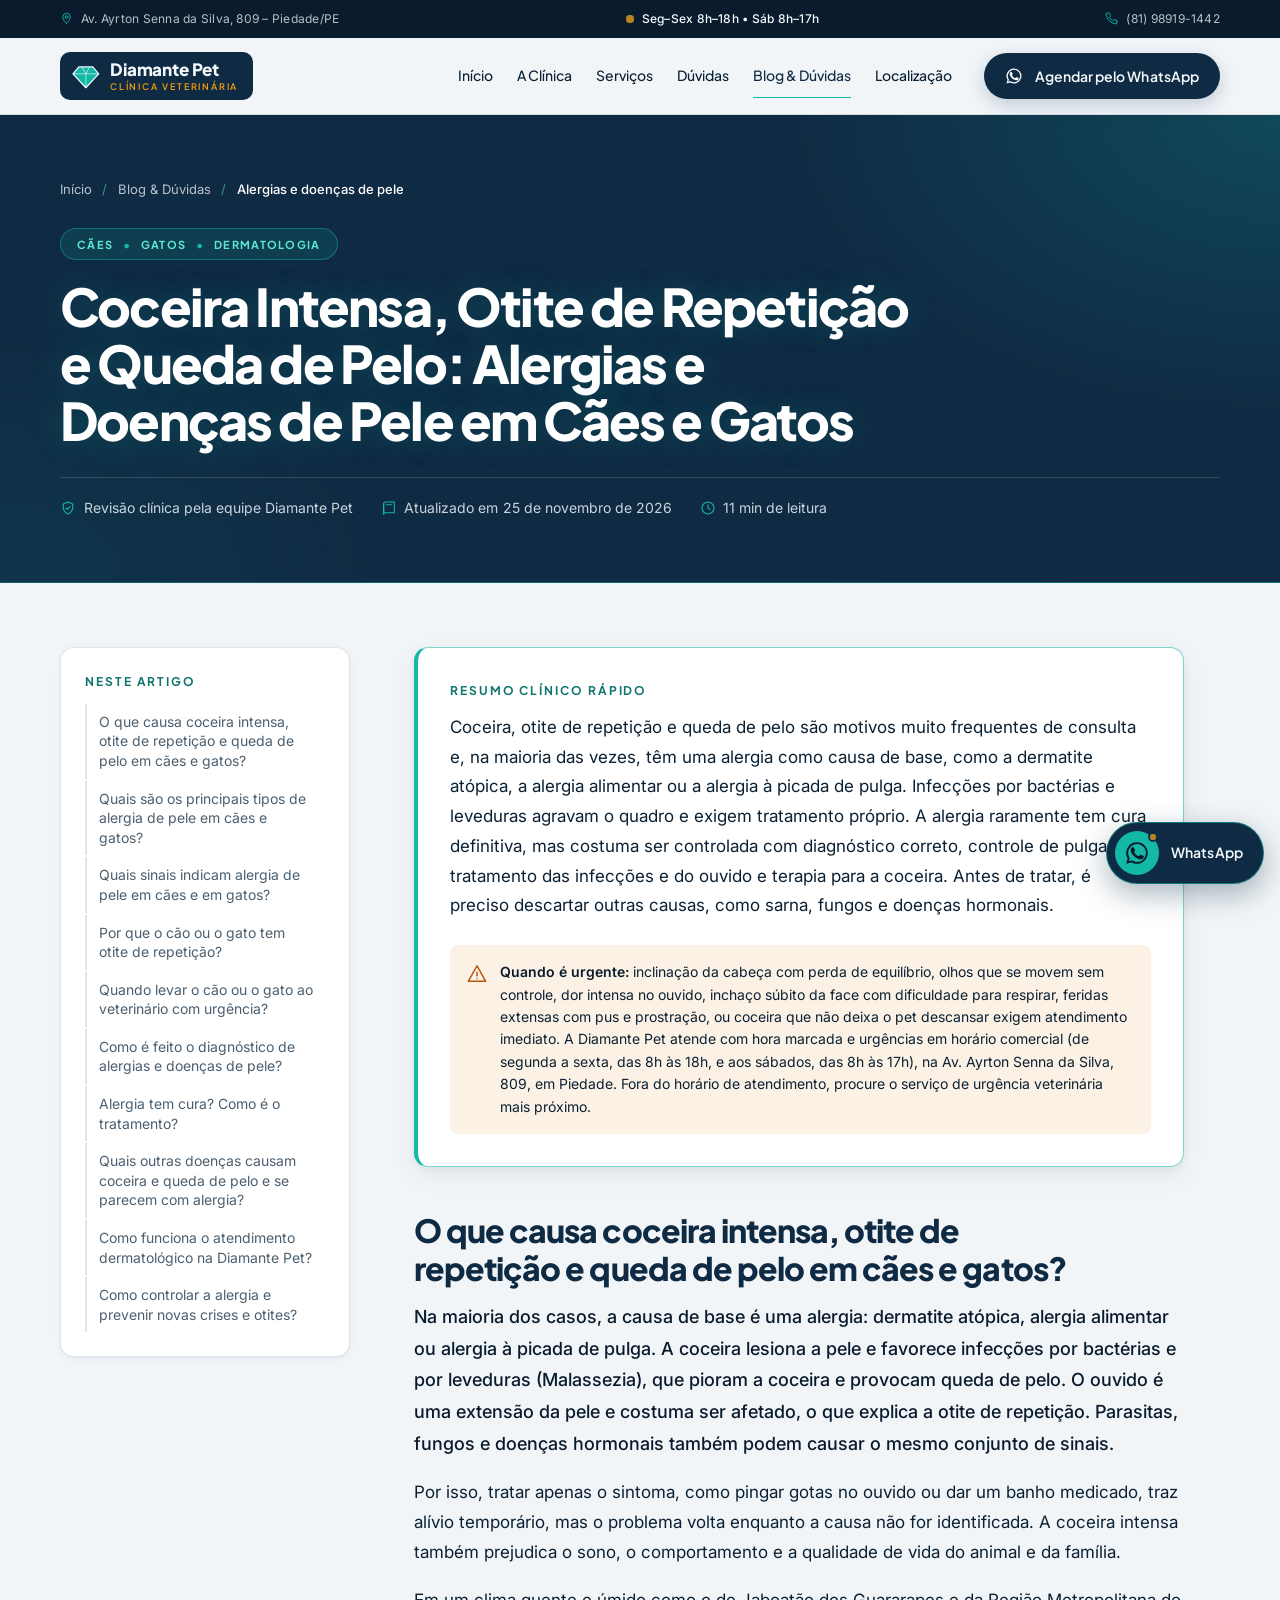
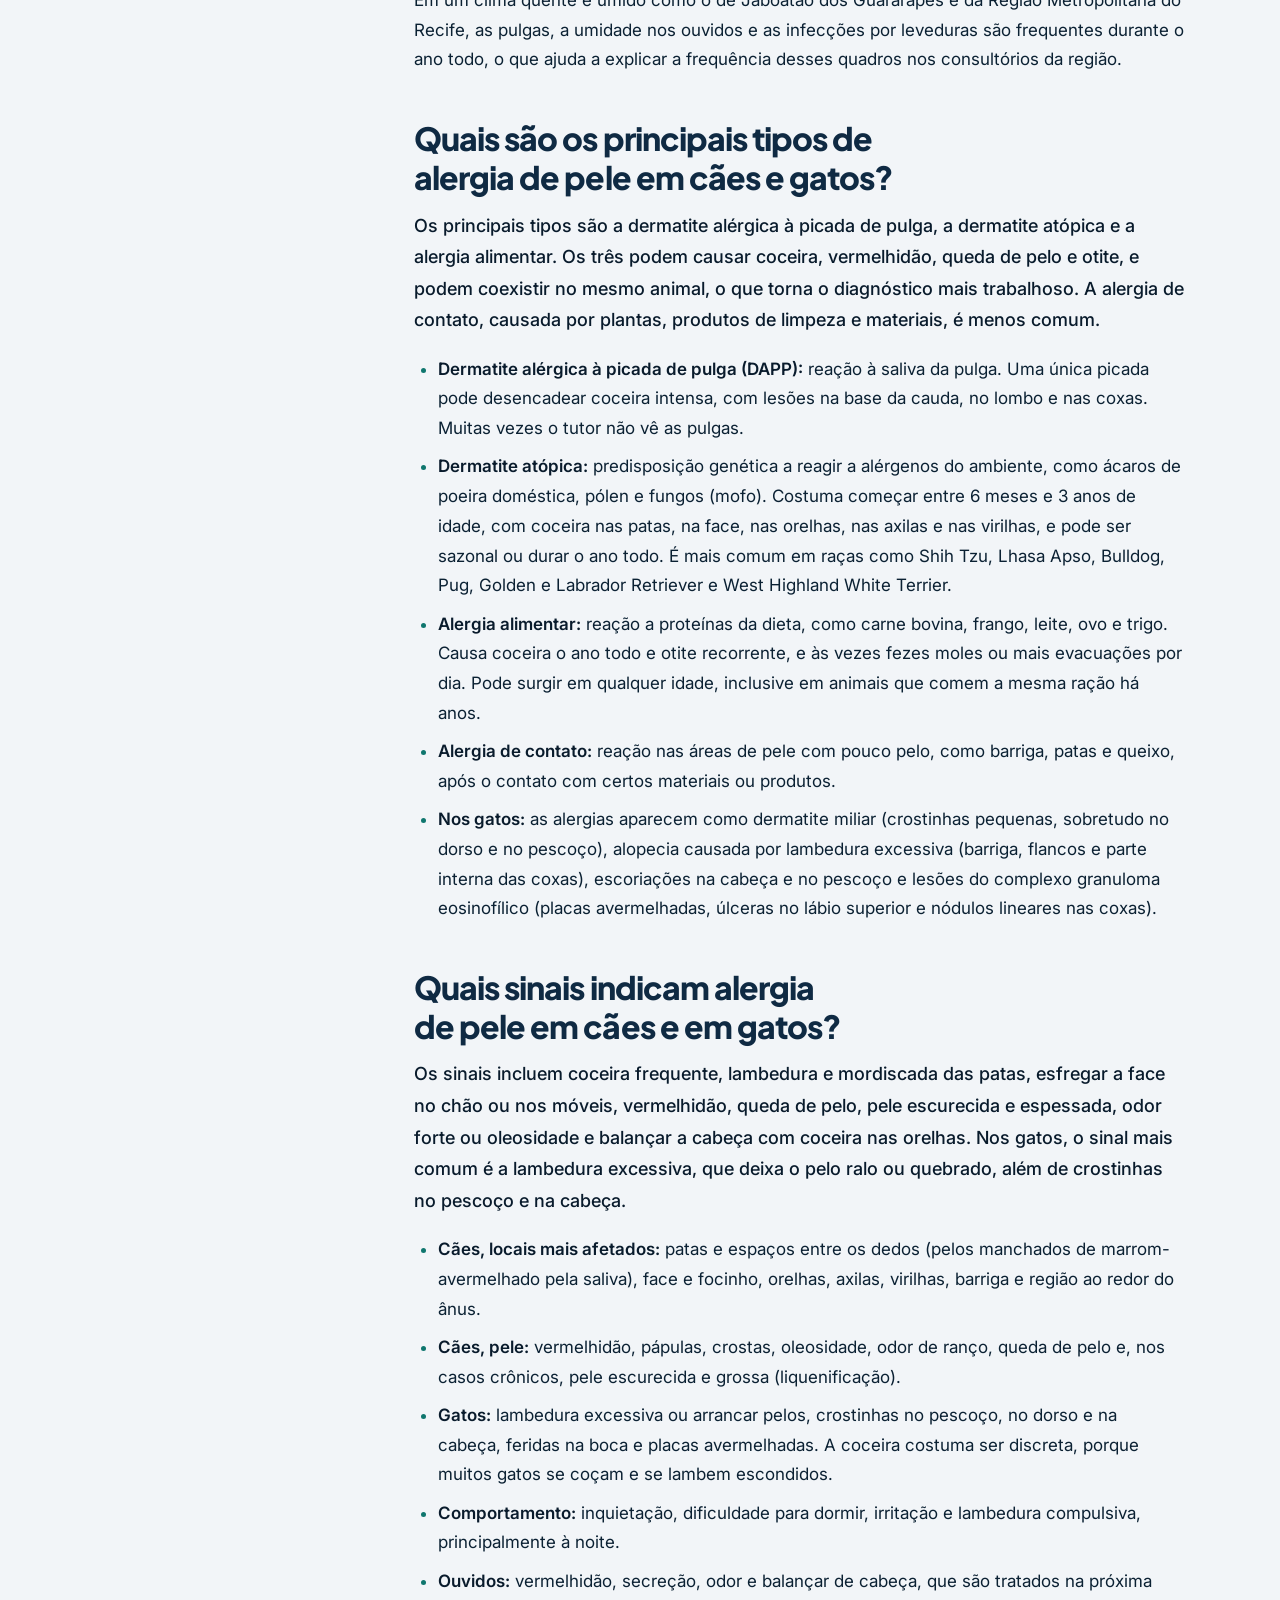
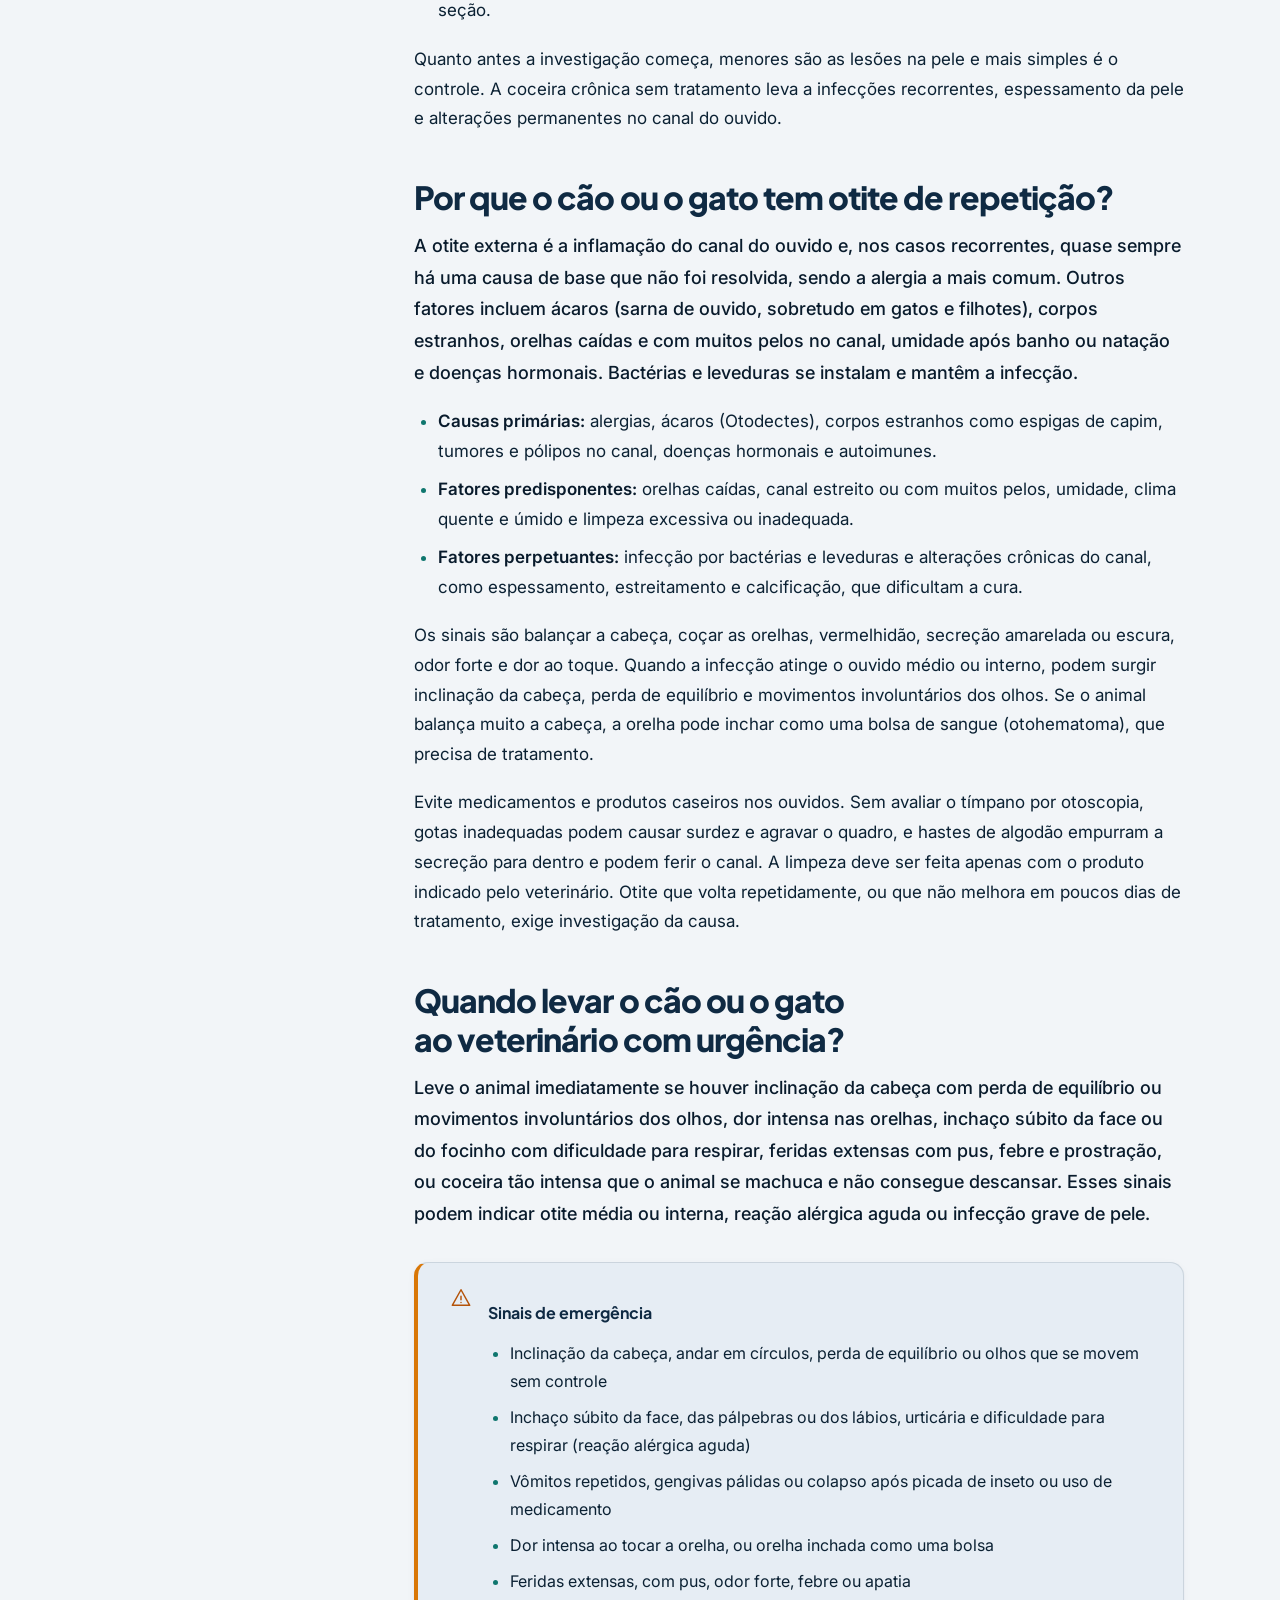
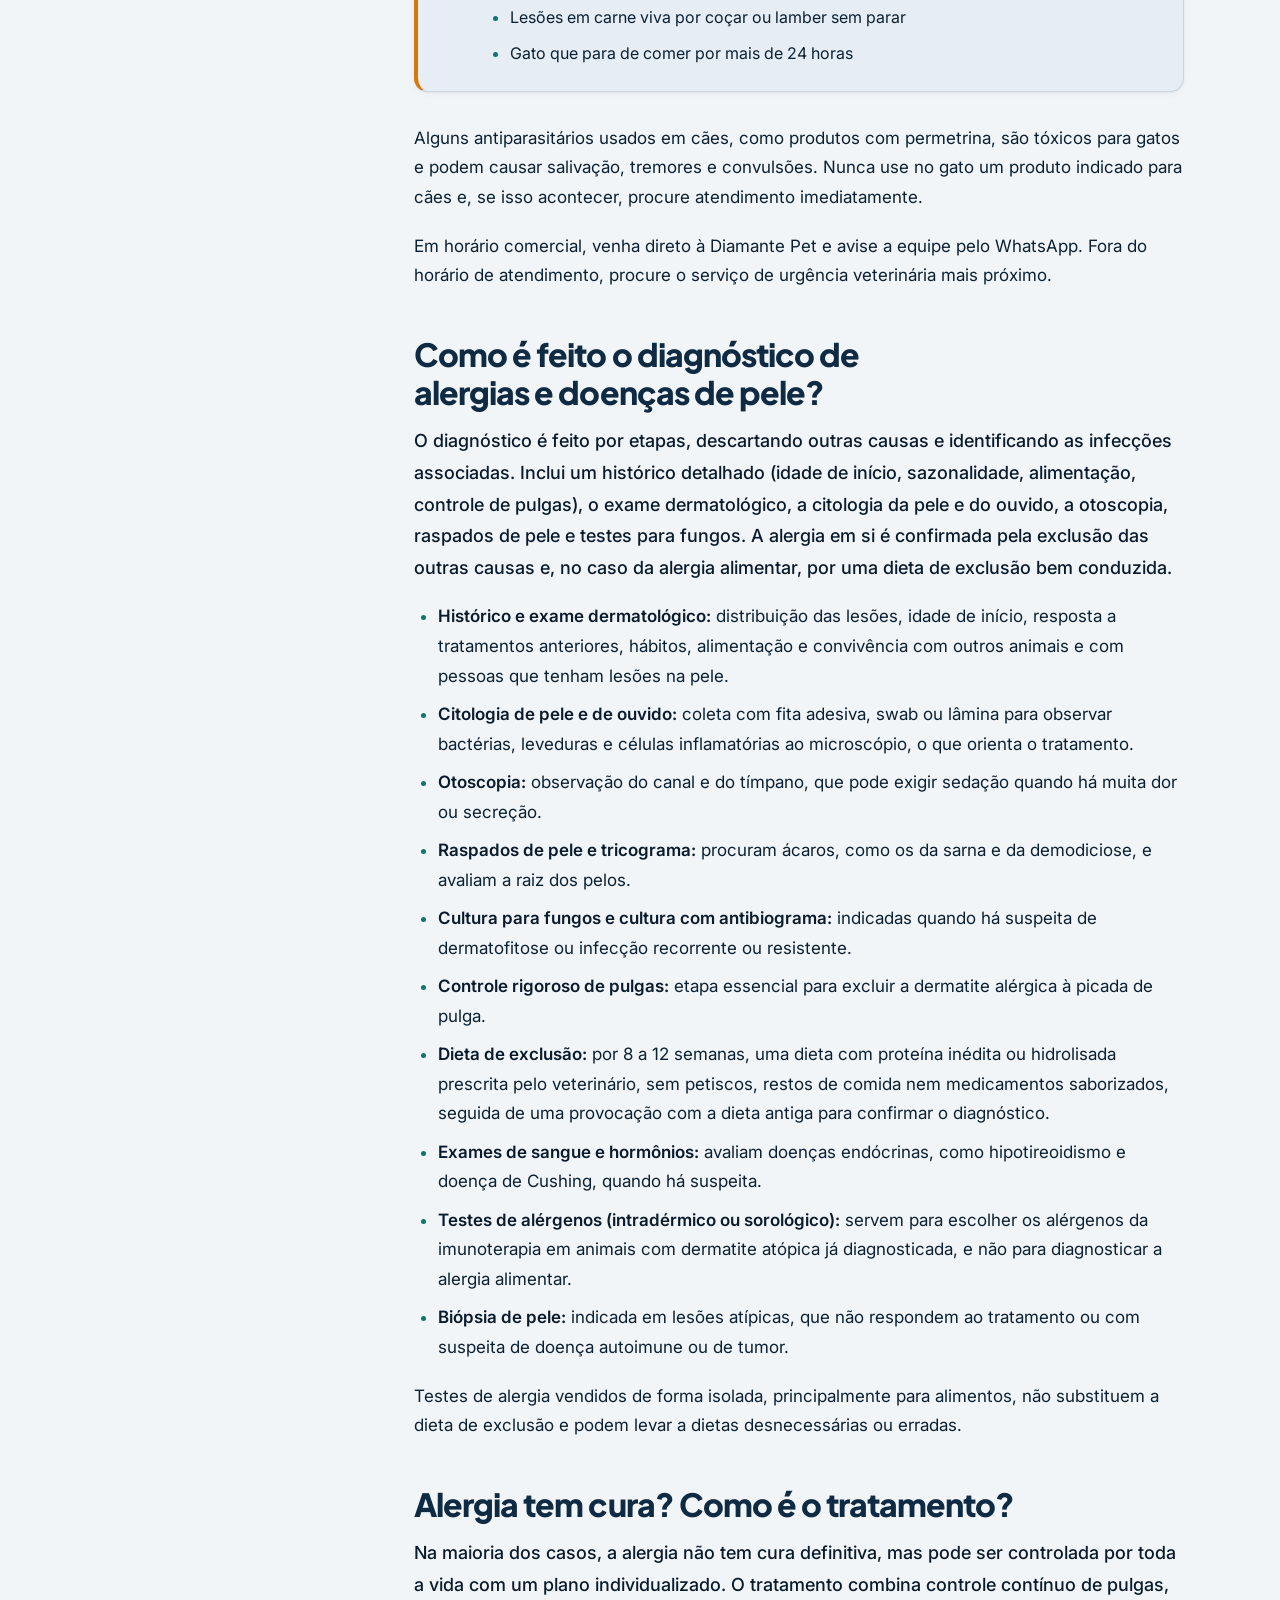
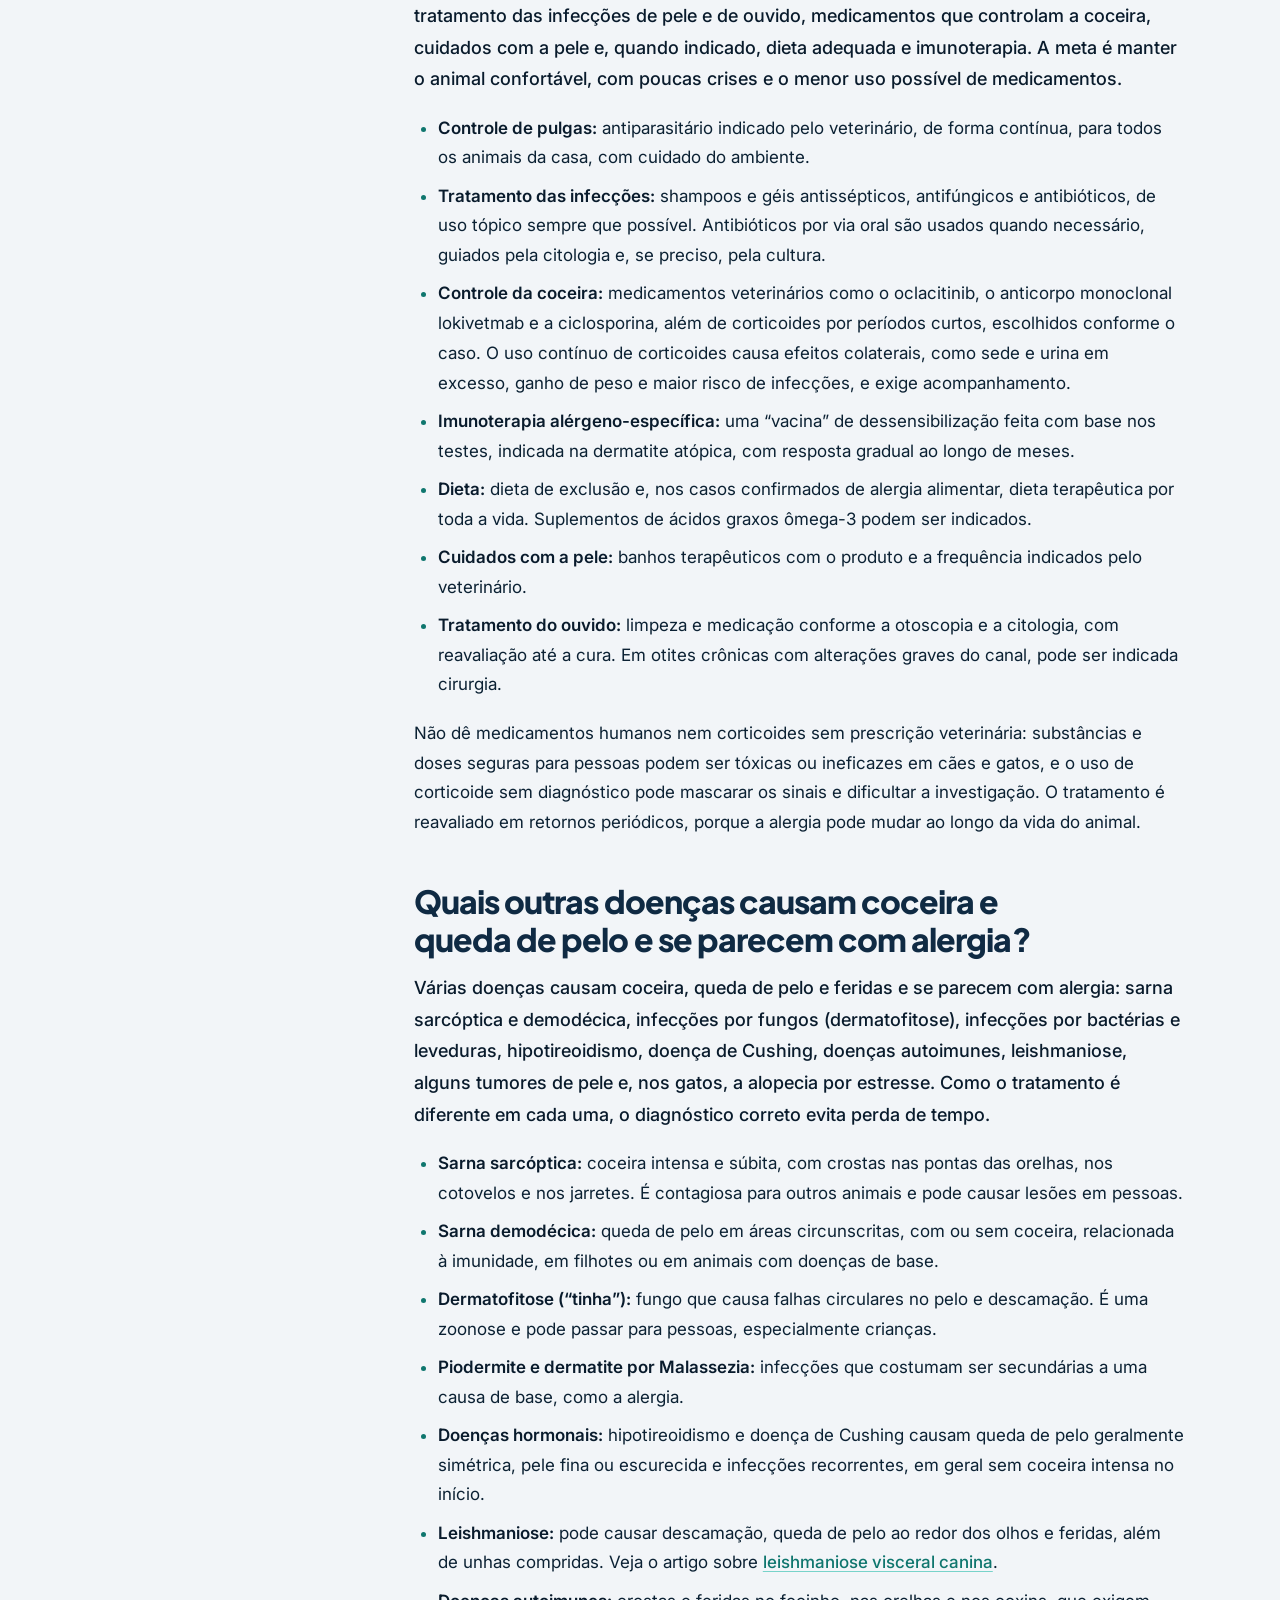
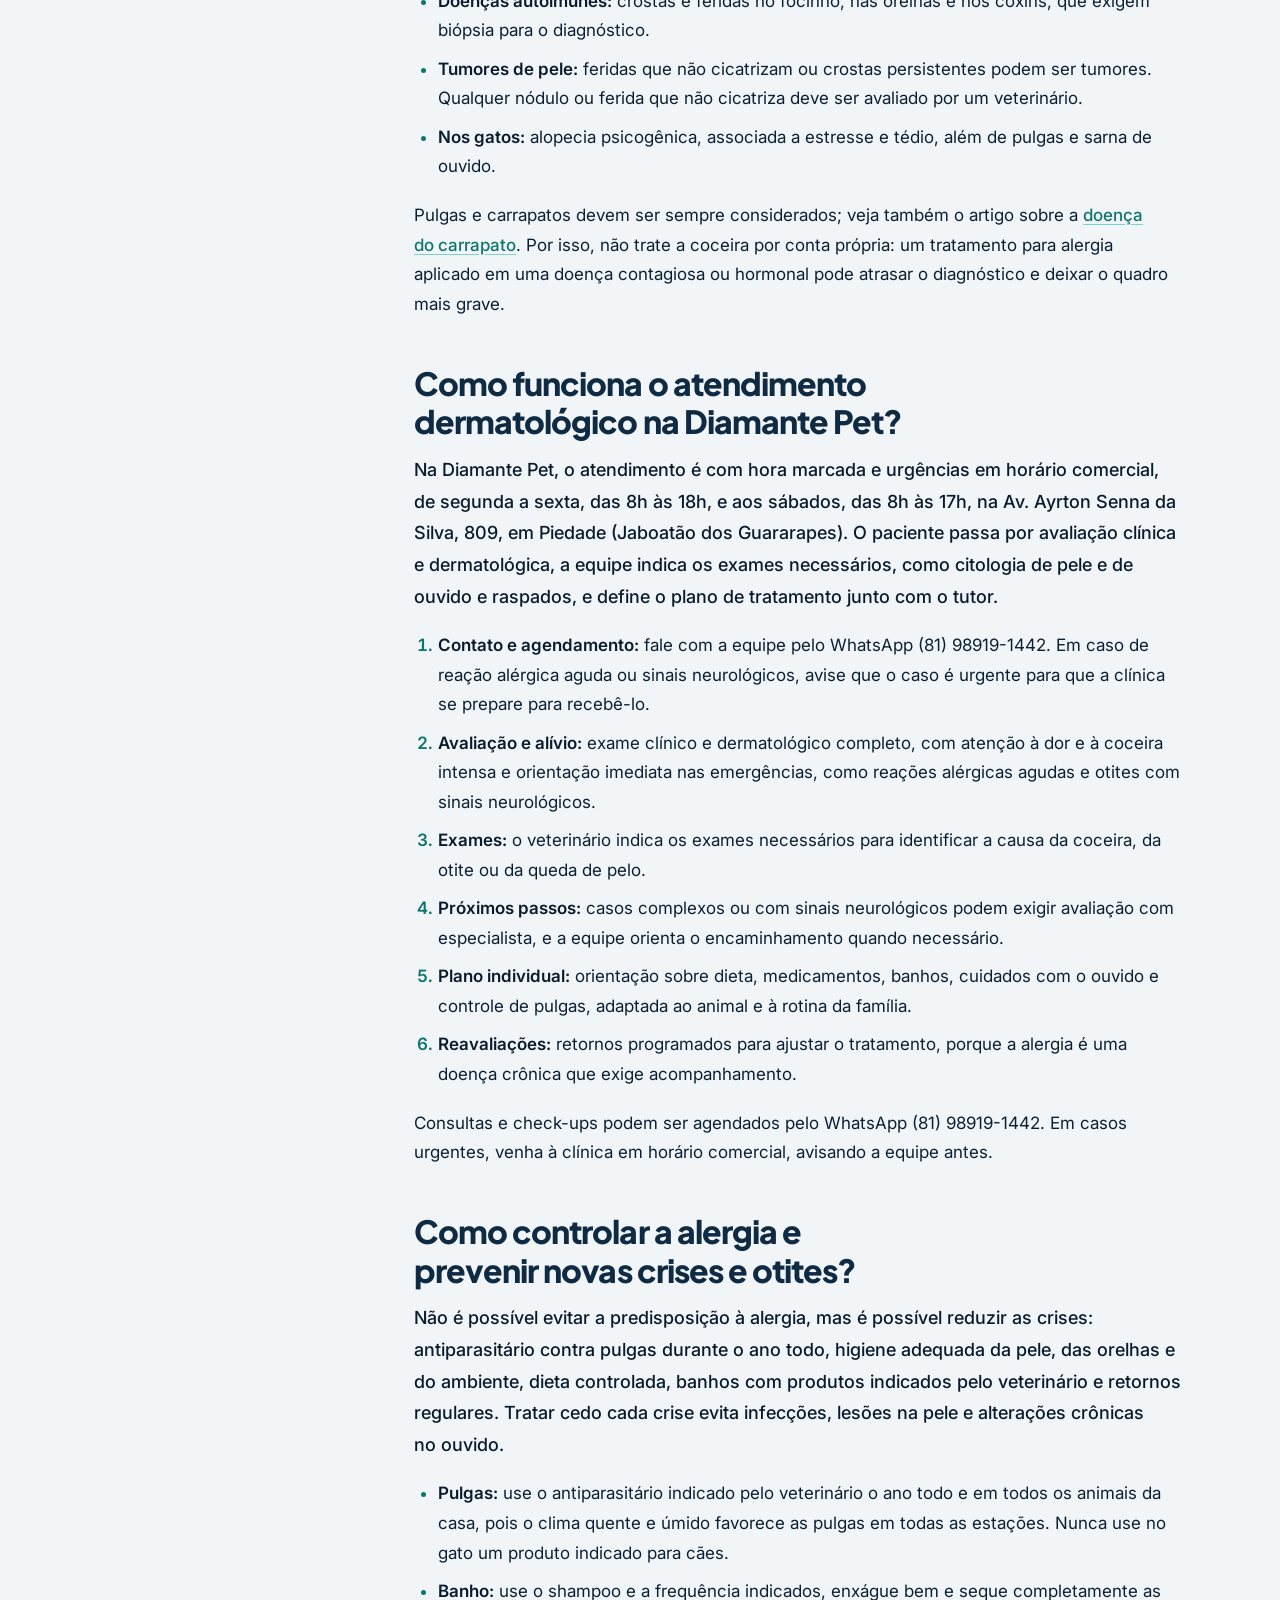
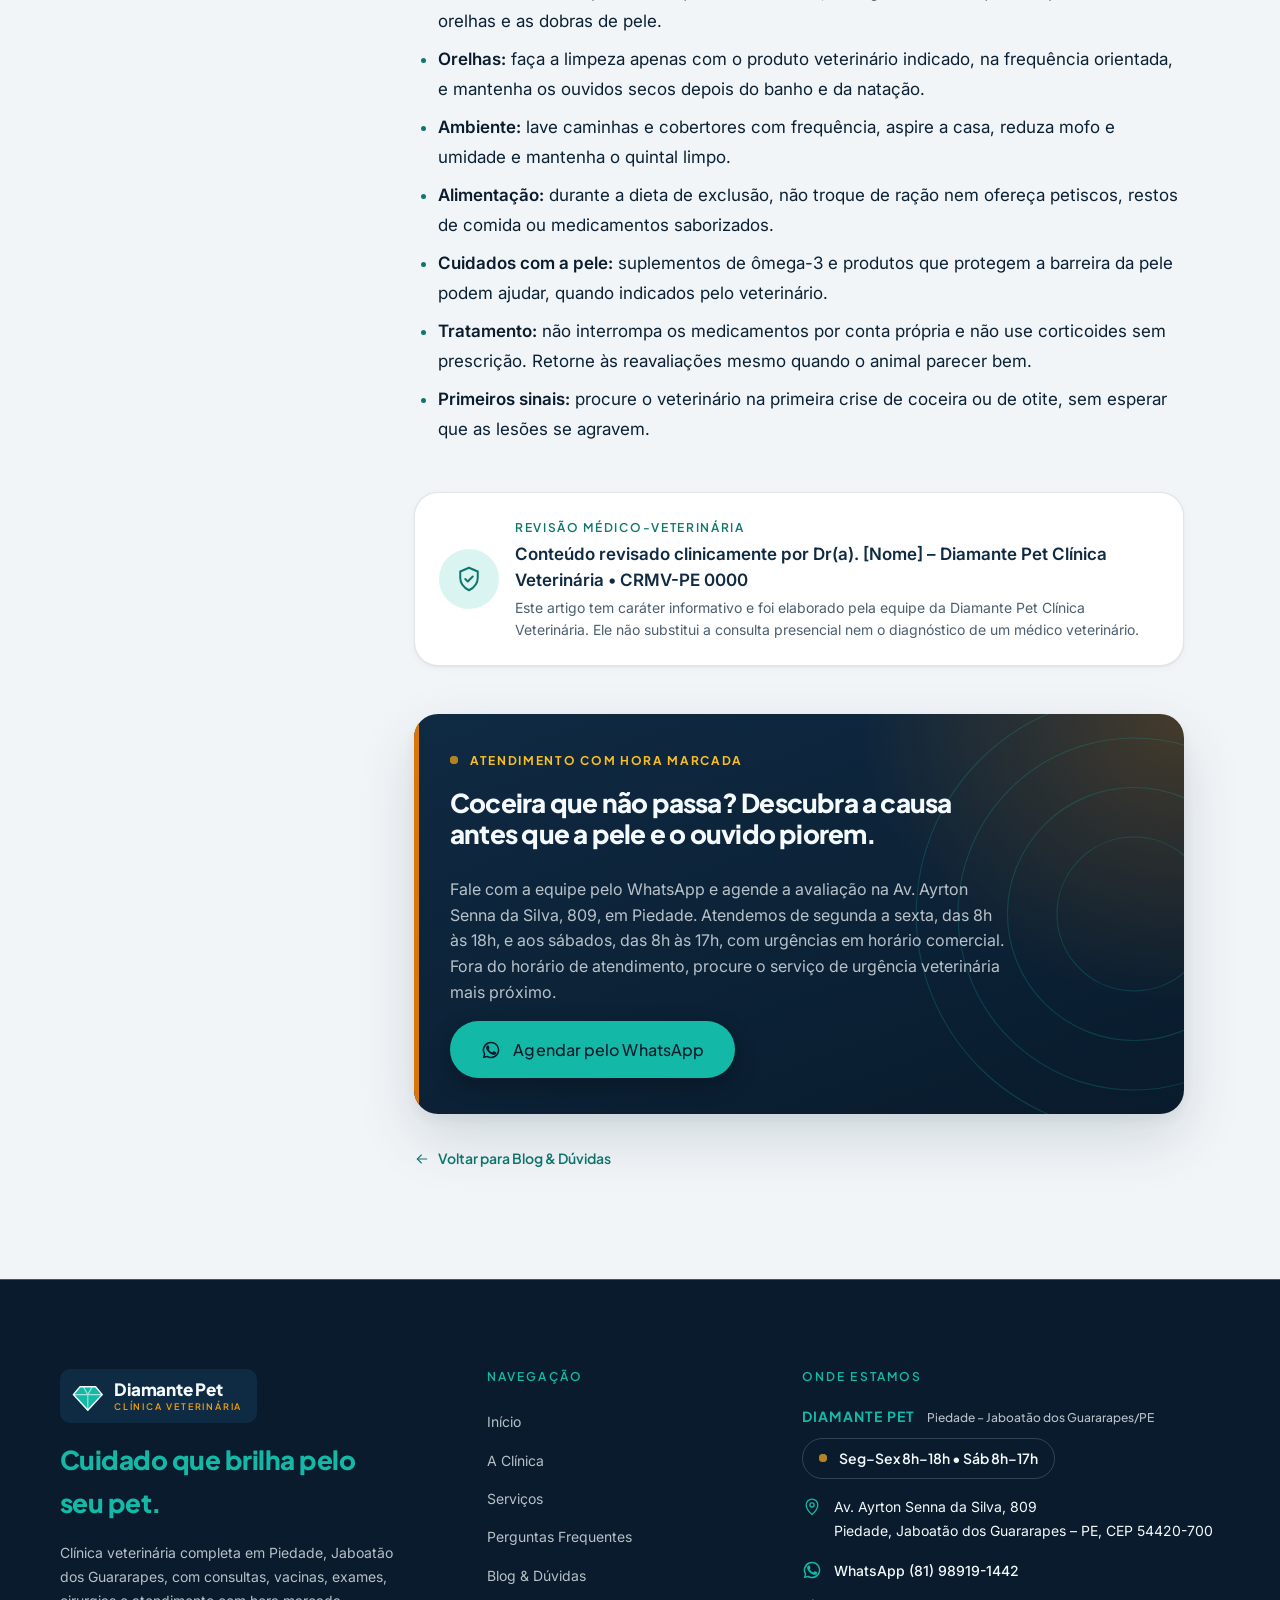
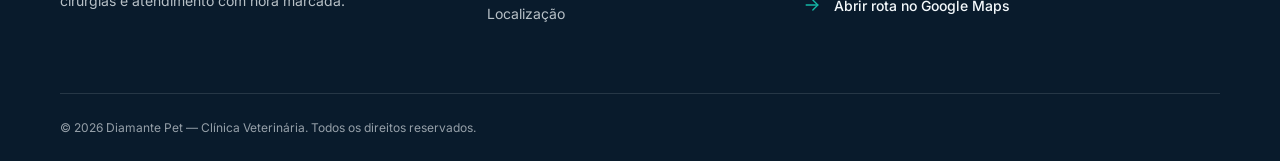
<file: artigo-leishmaniose.html>
<!DOCTYPE html>
<html lang="pt-BR">
<head>
  <meta charset="utf-8">
  <meta name="viewport" content="width=device-width, initial-scale=1">

  <title>Coceira Intensa, Otite de Repetição e Queda de Pelo: Alergias e Doenças de Pele em Cães e Gatos | Diamante Pet</title>
  <meta name="description" content="Coceira intensa, otite que volta e queda de pelo em cães e gatos: conheça as causas, os exames, o tratamento das alergias de pele e como cuidar em Jaboatão dos Guararapes.">
  <meta name="theme-color" content="#0F3D5E">

  <!-- Favicon -->
  <link rel="icon" type="image/svg+xml" href="data:image/svg+xml,%3Csvg xmlns='http://www.w3.org/2000/svg' viewBox='0 0 64 64'%3E%3Crect width='64' height='64' rx='14' fill='%230F3D5E'/%3E%3Cpath d='M18 22h28l8 10-22 22L10 32z' fill='%2314B8A6' stroke='%23F4F9FC' stroke-width='2' stroke-linejoin='round'/%3E%3Cpath d='M10 32h44M26 22l6 10 6-10M32 32v22' fill='none' stroke='%23F4F9FC' stroke-opacity='.6' stroke-width='1.5'/%3E%3C/svg%3E">

  <!-- Open Graph -->
  <meta property="og:type" content="article">
  <meta property="og:locale" content="pt_BR">
  <meta property="og:site_name" content="Diamante Pet — Clínica Veterinária">
  <meta property="og:title" content="Coceira Intensa, Otite de Repetição e Queda de Pelo: Alergias e Doenças de Pele em Cães e Gatos">
  <meta property="og:description" content="Coceira intensa, otite que volta e queda de pelo em cães e gatos: conheça as causas, os exames, o tratamento das alergias de pele e como cuidar em Jaboatão dos Guararapes.">

  <!-- Fontes -->
  <link rel="preconnect" href="https://fonts.googleapis.com">
  <link rel="preconnect" href="https://fonts.gstatic.com" crossorigin>
  <link href="https://fonts.googleapis.com/css2?family=Inter:wght@400;500;600&family=Plus+Jakarta+Sans:wght@500;600;700;800&display=swap" rel="stylesheet">

  <!-- Estilos -->
  <link rel="stylesheet" href="style.css">

  <!-- Dados estruturados (SEO local e leitura por IAs) -->
  <script type="application/ld+json">
  {
    "@context": "https://schema.org",
    "@graph": [
      {
        "@type": "VeterinaryCare",
        "@id": "#organization",
        "name": "Diamante Pet Clínica Veterinária",
        "alternateName": "Diamante Pet",
        "telephone": "+5581989191442",
        "address": {
          "@type": "PostalAddress",
          "streetAddress": "Av. Ayrton Senna da Silva, 809",
          "addressLocality": "Jaboatão dos Guararapes",
          "addressRegion": "PE",
          "postalCode": "54420-700",
          "addressCountry": "BR"
        },
        "areaServed": {
          "@type": "City",
          "name": "Jaboatão dos Guararapes"
        },
        "openingHoursSpecification": [
          {
            "@type": "OpeningHoursSpecification",
            "dayOfWeek": [
              "Monday",
              "Tuesday",
              "Wednesday",
              "Thursday",
              "Friday"
            ],
            "opens": "08:00",
            "closes": "18:00"
          },
          {
            "@type": "OpeningHoursSpecification",
            "dayOfWeek": "Saturday",
            "opens": "08:00",
            "closes": "17:00"
          }
        ]
      },
      {
        "@type": "WebSite",
        "@id": "#website",
        "name": "Diamante Pet Clínica Veterinária",
        "inLanguage": "pt-BR",
        "publisher": {
          "@id": "#organization"
        }
      },
      {
        "@type": "MedicalCondition",
        "@id": "artigo-otite-alergia.html#condicao-alergia-otite",
        "name": "Dermatite alérgica e otite externa recorrente em cães e gatos",
        "alternateName": [
          "Alergia de pele em cães e gatos",
          "Dermatite atópica canina e felina",
          "Otite de repetição em cães e gatos",
          "Canine and feline allergic dermatitis with recurrent otitis externa"
        ],
        "description": "Conjunto de doenças de pele e de ouvido que cursa com coceira, vermelhidão, queda de pelo e inflamação do canal auditivo. Na maioria dos casos, tem uma alergia como causa de base (dermatite atópica, alergia alimentar ou alergia à picada de pulga), frequentemente agravada por infecções secundárias por bactérias e leveduras.",
        "signOrSymptom": [
          {
            "@type": "MedicalSymptom",
            "name": "Coceira intensa no corpo, nas patas, na face e nas orelhas"
          },
          {
            "@type": "MedicalSymptom",
            "name": "Lambedura e mordiscada excessivas das patas e do corpo"
          },
          {
            "@type": "MedicalSymptom",
            "name": "Queda de pelo e pelagem rala ou quebrada"
          },
          {
            "@type": "MedicalSymptom",
            "name": "Vermelhidão, crostas, oleosidade e odor forte na pele"
          },
          {
            "@type": "MedicalSymptom",
            "name": "Pele escurecida e espessada nos casos crônicos"
          },
          {
            "@type": "MedicalSymptom",
            "name": "Balançar a cabeça, coçar as orelhas e secreção com odor no ouvido"
          },
          {
            "@type": "MedicalSymptom",
            "name": "Inclinação da cabeça e perda de equilíbrio nas otites profundas"
          },
          {
            "@type": "MedicalSymptom",
            "name": "Crostinhas no pescoço e feridas na boca ou no corpo de gatos"
          }
        ],
        "possibleTreatment": {
          "@type": "MedicalTherapy",
          "name": "Controle contínuo de pulgas, tratamento das infecções de pele e de ouvido, medicamentos veterinários para controle da coceira, dieta de exclusão quando indicada, imunoterapia alérgeno-específica e cuidados de pele e de ouvido, prescritos e acompanhados pelo médico-veterinário"
        },
        "riskFactor": {
          "@type": "MedicalRiskFactor",
          "name": "Predisposição genética e de raça, início da doença entre 6 meses e 3 anos de idade, exposição a pulgas, a ácaros de poeira e a mofo, ambientes quentes e úmidos, orelhas caídas com canal estreito e umidade nos ouvidos após banho"
        }
      },
      {
        "@type": [
          "MedicalWebPage",
          "WebPage"
        ],
        "@id": "artigo-otite-alergia.html#webpage",
        "url": "artigo-otite-alergia.html",
        "name": "Coceira Intensa, Otite de Repetição e Queda de Pelo: Alergias e Doenças de Pele em Cães e Gatos",
        "description": "Entenda as causas da coceira intensa, da otite de repetição e da queda de pelo em cães e gatos, os tipos de alergia de pele, o diagnóstico, o tratamento e como funciona o atendimento na Diamante Pet Clínica Veterinária, em Piedade, Jaboatão dos Guararapes – PE.",
        "inLanguage": "pt-BR",
        "isPartOf": {
          "@id": "#website"
        },
        "about": [
          {
            "@id": "artigo-otite-alergia.html#condicao-alergia-otite"
          }
        ],
        "mainEntity": {
          "@id": "artigo-otite-alergia.html#article"
        },
        "breadcrumb": {
          "@id": "artigo-otite-alergia.html#breadcrumb"
        },
        "datePublished": "2026-11-25",
        "dateModified": "2026-11-25",
        "lastReviewed": "2026-11-25",
        "reviewedBy": {
          "@id": "#organization"
        },
        "author": {
          "@id": "#organization"
        },
        "publisher": {
          "@id": "#organization"
        },
        "audience": {
          "@type": "PeopleAudience",
          "audienceType": "Tutores de cães"
        },
        "specialty": "Veterinary medicine",
        "speakable": {
          "@type": "SpeakableSpecification",
          "cssSelector": [
            ".tldr__text",
            ".answer"
          ]
        }
      },
      {
        "@type": "Article",
        "@id": "artigo-otite-alergia.html#article",
        "headline": "Coceira Intensa, Otite de Repetição e Queda de Pelo: Alergias e Doenças de Pele em Cães e Gatos",
        "description": "Entenda as causas da coceira intensa, da otite de repetição e da queda de pelo em cães e gatos, os tipos de alergia de pele, o diagnóstico, o tratamento e como funciona o atendimento na Diamante Pet Clínica Veterinária, em Piedade, Jaboatão dos Guararapes – PE.",
        "inLanguage": "pt-BR",
        "articleSection": "Doenças em cães e gatos",
        "keywords": "coceira em cachorro, otite de repetição em cães, queda de pelo em gatos, dermatite atópica canina, alergia alimentar em cães e gatos, alergia à picada de pulga, dermatologia veterinária, veterinário em Piedade, Jaboatão dos Guararapes, Diamante Pet",
        "datePublished": "2026-11-25",
        "dateModified": "2026-11-25",
        "mainEntityOfPage": {
          "@id": "artigo-otite-alergia.html#webpage"
        },
        "about": [
          {
            "@id": "artigo-otite-alergia.html#condicao-alergia-otite"
          }
        ],
        "author": {
          "@id": "#organization"
        },
        "reviewedBy": {
          "@id": "#organization"
        },
        "publisher": {
          "@id": "#organization"
        },
        "isAccessibleForFree": true
      },
      {
        "@type": "FAQPage",
        "@id": "artigo-otite-alergia.html#faq",
        "url": "artigo-otite-alergia.html",
        "inLanguage": "pt-BR",
        "isPartOf": {
          "@id": "artigo-otite-alergia.html#webpage"
        },
        "mainEntity": [
          {
            "@type": "Question",
            "name": "O que causa coceira intensa, otite de repetição e queda de pelo em cães e gatos?",
            "acceptedAnswer": {
              "@type": "Answer",
              "text": "Na maioria dos casos, a causa de base é uma alergia: dermatite atópica, alergia alimentar ou alergia à picada de pulga. A coceira lesiona a pele e favorece infecções por bactérias e por leveduras (Malassezia), que pioram a coceira e provocam queda de pelo. O ouvido é uma extensão da pele e costuma ser afetado, o que explica a otite de repetição. Parasitas, fungos e doenças hormonais também podem causar o mesmo conjunto de sinais."
            }
          },
          {
            "@type": "Question",
            "name": "Quais são os principais tipos de alergia de pele em cães e gatos?",
            "acceptedAnswer": {
              "@type": "Answer",
              "text": "Os principais tipos são a dermatite alérgica à picada de pulga, a dermatite atópica e a alergia alimentar. Os três podem causar coceira, vermelhidão, queda de pelo e otite, e podem coexistir no mesmo animal, o que torna o diagnóstico mais trabalhoso. A alergia de contato, causada por plantas, produtos de limpeza e materiais, é menos comum."
            }
          },
          {
            "@type": "Question",
            "name": "Quais sinais indicam alergia de pele em cães e em gatos?",
            "acceptedAnswer": {
              "@type": "Answer",
              "text": "Os sinais incluem coceira frequente, lambedura e mordiscada das patas, esfregar a face no chão ou nos móveis, vermelhidão, queda de pelo, pele escurecida e espessada, odor forte ou oleosidade e balançar a cabeça com coceira nas orelhas. Nos gatos, o sinal mais comum é a lambedura excessiva, que deixa o pelo ralo ou quebrado, além de crostinhas no pescoço e na cabeça."
            }
          },
          {
            "@type": "Question",
            "name": "Por que o cão ou o gato tem otite de repetição?",
            "acceptedAnswer": {
              "@type": "Answer",
              "text": "A otite externa é a inflamação do canal do ouvido e, nos casos recorrentes, quase sempre há uma causa de base que não foi resolvida, sendo a alergia a mais comum. Outros fatores incluem ácaros (sarna de ouvido, sobretudo em gatos e filhotes), corpos estranhos, orelhas caídas e com muitos pelos no canal, umidade após banho ou natação e doenças hormonais. Bactérias e leveduras se instalam e mantêm a infecção."
            }
          },
          {
            "@type": "Question",
            "name": "Quando levar o cão ou o gato ao veterinário com urgência?",
            "acceptedAnswer": {
              "@type": "Answer",
              "text": "Leve o animal imediatamente se houver inclinação da cabeça com perda de equilíbrio ou movimentos involuntários dos olhos, dor intensa nas orelhas, inchaço súbito da face ou do focinho com dificuldade para respirar, feridas extensas com pus, febre e prostração, ou coceira tão intensa que o animal se machuca e não consegue descansar. Esses sinais podem indicar otite média ou interna, reação alérgica aguda ou infecção grave de pele."
            }
          },
          {
            "@type": "Question",
            "name": "Como é feito o diagnóstico de alergias e doenças de pele?",
            "acceptedAnswer": {
              "@type": "Answer",
              "text": "O diagnóstico é feito por etapas, descartando outras causas e identificando as infecções associadas. Inclui um histórico detalhado (idade de início, sazonalidade, alimentação, controle de pulgas), o exame dermatológico, a citologia da pele e do ouvido, a otoscopia, raspados de pele e testes para fungos. A alergia em si é confirmada pela exclusão das outras causas e, no caso da alergia alimentar, por uma dieta de exclusão bem conduzida."
            }
          },
          {
            "@type": "Question",
            "name": "Alergia tem cura? Como é o tratamento?",
            "acceptedAnswer": {
              "@type": "Answer",
              "text": "Na maioria dos casos, a alergia não tem cura definitiva, mas pode ser controlada por toda a vida com um plano individualizado. O tratamento combina controle contínuo de pulgas, tratamento das infecções de pele e de ouvido, medicamentos que controlam a coceira, cuidados com a pele e, quando indicado, dieta adequada e imunoterapia. A meta é manter o animal confortável, com poucas crises e o menor uso possível de medicamentos."
            }
          },
          {
            "@type": "Question",
            "name": "Quais outras doenças causam coceira e queda de pelo e se parecem com alergia?",
            "acceptedAnswer": {
              "@type": "Answer",
              "text": "Várias doenças causam coceira, queda de pelo e feridas e se parecem com alergia: sarna sarcóptica e demodécica, infecções por fungos (dermatofitose), infecções por bactérias e leveduras, hipotireoidismo, doença de Cushing, doenças autoimunes, leishmaniose, alguns tumores de pele e, nos gatos, a alopecia por estresse. Como o tratamento é diferente em cada uma, o diagnóstico correto evita perda de tempo."
            }
          },
          {
            "@type": "Question",
            "name": "Como funciona o atendimento dermatológico na Diamante Pet?",
            "acceptedAnswer": {
              "@type": "Answer",
              "text": "Na Diamante Pet, o atendimento é com hora marcada e urgências em horário comercial, de segunda a sexta, das 8h às 18h, e aos sábados, das 8h às 17h, na Av. Ayrton Senna da Silva, 809, em Piedade (Jaboatão dos Guararapes). O paciente passa por avaliação clínica e dermatológica, a equipe indica os exames necessários, como citologia de pele e de ouvido e raspados, e define o plano de tratamento junto com o tutor."
            }
          },
          {
            "@type": "Question",
            "name": "Como controlar a alergia e prevenir novas crises e otites?",
            "acceptedAnswer": {
              "@type": "Answer",
              "text": "Não é possível evitar a predisposição à alergia, mas é possível reduzir as crises: antiparasitário contra pulgas durante o ano todo, higiene adequada da pele, das orelhas e do ambiente, dieta controlada, banhos com produtos indicados pelo veterinário e retornos regulares. Tratar cedo cada crise evita infecções, lesões na pele e alterações crônicas no ouvido."
            }
          }
        ]
      },
      {
        "@type": "BreadcrumbList",
        "@id": "artigo-otite-alergia.html#breadcrumb",
        "itemListElement": [
          {
            "@type": "ListItem",
            "position": 1,
            "name": "Início",
            "item": "index.html"
          },
          {
            "@type": "ListItem",
            "position": 2,
            "name": "Blog & Dúvidas",
            "item": "blog.html"
          },
          {
            "@type": "ListItem",
            "position": 3,
            "name": "Alergias e doenças de pele",
            "item": "artigo-otite-alergia.html"
          }
        ]
      }
    ]
  }
  </script>

</head>
<body>
  <a class="skip-link" href="#conteudo">Ir para o conteúdo principal</a>

  <header class="site-header">

    <!-- Topbar -->
    <div class="topbar">
      <div class="container topbar__inner">
        <span class="topbar__item topbar__address">
          <svg width="13" height="13" viewBox="0 0 24 24" fill="none" stroke="currentColor" stroke-width="1.8" stroke-linecap="round" stroke-linejoin="round" aria-hidden="true">
            <path d="M12 21s7-6.2 7-11.5A7 7 0 0 0 5 9.5C5 14.8 12 21 12 21z"></path>
            <circle cx="12" cy="9.5" r="2.5"></circle>
          </svg>
          Av. Ayrton Senna da Silva, 809 – Piedade/PE
        </span>

        <span class="topbar__item topbar__status" role="status" data-open-status>
          <span class="pulse" aria-hidden="true"></span>
          <span class="js-status-text">Seg–Sex 8h–18h • Sáb 8h–17h</span>
        </span>

        <a class="topbar__item topbar__phone" href="tel:+5581989191442" aria-label="Ligar para (81) 98919-1442">
          <svg width="13" height="13" viewBox="0 0 24 24" fill="none" stroke="currentColor" stroke-width="1.8" stroke-linecap="round" stroke-linejoin="round" aria-hidden="true">
            <path d="M22 16.9v3a2 2 0 0 1-2.2 2 19.8 19.8 0 0 1-8.6-3.1 19.5 19.5 0 0 1-6-6A19.8 19.8 0 0 1 2.1 4.2 2 2 0 0 1 4.1 2h3a2 2 0 0 1 2 1.7c.1 1 .4 1.9.7 2.8a2 2 0 0 1-.5 2.1L8.1 9.9a16 16 0 0 0 6 6l1.3-1.3a2 2 0 0 1 2.1-.4c.9.3 1.8.6 2.8.7a2 2 0 0 1 1.7 2z"></path>
          </svg>
          <span class="topbar__phone-label">(81) 98919-1442</span>
        </a>
      </div>
    </div>

    <!-- Navegação principal -->
    <div class="nav-bar">
      <div class="container nav-bar__inner">

        <a class="brand" href="index.html" aria-label="Diamante Pet — Clínica Veterinária: página inicial">
          <span class="brand__logo brand__logo--dp">
            <svg width="30" height="30" viewBox="0 0 64 64" aria-hidden="true" focusable="false"><path d="M18 14h28l12 14-26 28L6 28z" fill="#14B8A6" stroke="#F4F9FC" stroke-width="2.5" stroke-linejoin="round"></path><path d="M6 28h52M24 14l8 14 8-14M32 28v28" fill="none" stroke="#F4F9FC" stroke-opacity=".65" stroke-width="2"></path></svg>
            <span class="brand__name">Diamante Pet <small>Clínica Veterinária</small></span>
          </span>
        </a>

        <nav class="nav" id="site-nav" aria-label="Navegação principal">
          <ul class="nav__list">
            <li><a class="nav__link" href="index.html">Início</a></li>
            <li><a class="nav__link" href="index.html#clinica">A Clínica</a></li>
            <li><a class="nav__link" href="index.html#servicos">Serviços</a></li>
            <li><a class="nav__link" href="index.html#faq">Dúvidas</a></li>
            <li><a class="nav__link" href="blog.html" aria-current="page">Blog &amp; Dúvidas</a></li>
            <li><a class="nav__link" href="index.html#localizacao">Localização</a></li>
          </ul>

          <a class="btn btn--primary nav__cta"
             href="https://wa.me/5581989191442?text=Ol%C3%A1%2C%20gostaria%20de%20agendar%20um%20atendimento%20para%20o%20meu%20pet."
             target="_blank" rel="noopener"
             aria-label="Agendar pelo WhatsApp">
            <svg width="18" height="18" viewBox="0 0 24 24" fill="currentColor" aria-hidden="true"><path d="M17.5 14.4c-.3-.1-1.7-.8-2-.9-.3-.1-.5-.1-.7.1-.2.3-.8.9-.9 1.1-.2.2-.3.2-.6.1-.3-.1-1.2-.4-2.3-1.4-.8-.8-1.4-1.7-1.6-2-.2-.3 0-.4.1-.6l.4-.5c.1-.2.2-.3.3-.5.1-.2 0-.4 0-.5-.1-.1-.7-1.6-.9-2.2-.2-.6-.5-.5-.7-.5h-.6c-.2 0-.5.1-.8.4-.3.3-1 1-1 2.5s1.1 2.9 1.2 3.1c.1.2 2.1 3.2 5.1 4.5.7.3 1.3.5 1.7.6.7.2 1.4.2 1.9.1.6-.1 1.7-.7 2-1.4.2-.7.2-1.3.2-1.4-.1-.1-.3-.2-.6-.3z"></path><path d="M12 2a10 10 0 0 0-8.6 15.1L2 22l5-1.3A10 10 0 1 0 12 2zm0 18.2c-1.5 0-3-.4-4.2-1.2l-.3-.2-3 .8.8-2.9-.2-.3A8.2 8.2 0 1 1 12 20.2z"></path></svg>
            <span class="nav__cta-label">Agendar pelo WhatsApp</span>
          </a>

          <button class="menu-toggle" type="button" aria-expanded="false" aria-controls="site-nav" aria-label="Abrir menu">
            <span class="menu-toggle__bars" aria-hidden="true">
              <span></span><span></span><span></span>
            </span>
          </button>
        </nav>

      </div>
    </div>
  </header>

  <main id="conteudo">

    <!-- Cabeçalho do artigo -->
    <header class="article-hero">
      <div class="container">

        <nav class="breadcrumb" aria-label="Você está em">
          <ol>
            <li><a href="index.html">Início</a></li>
            <li><a href="blog.html">Blog &amp; Dúvidas</a></li>
            <li><span aria-current="page">Alergias e doenças de pele</span></li>
          </ol>
        </nav>

        <div class="article-hero__tags">
          <span class="article-tag">Cães</span>
          <span class="article-tag">Gatos</span>
          <span class="article-tag">Dermatologia</span>
        </div>

        <h1 class="article-hero__title">Coceira Intensa, Otite de Repetição e Queda de Pelo: Alergias e Doenças de Pele em Cães e Gatos</h1>

        <ul class="article-meta" aria-label="Informações do artigo">
          <li>
            <svg class="icon" width="16" height="16" aria-hidden="true" focusable="false"><use href="#i-shield"></use></svg>
            Revisão clínica pela equipe Diamante Pet
          </li>
          <li>
            <svg class="icon" width="16" height="16" aria-hidden="true" focusable="false"><use href="#i-book"></use></svg>
            Atualizado em <time datetime="2026-11-25">25 de novembro de 2026</time>
          </li>
          <li>
            <svg class="icon" width="16" height="16" aria-hidden="true" focusable="false"><use href="#i-clock"></use></svg>
            11 min de leitura
          </li>
        </ul>

      </div>
    </header>

    <div class="article-section">
      <div class="container article__layout">

        <!-- Sumário lateral -->
        <aside class="toc" aria-label="Neste artigo">
          <p class="toc__title">Neste artigo</p>
          <ol class="toc__list" id="toc-list">
            <li><a href="#o-que-causa">O que causa coceira intensa, otite de repetição e queda de pelo em cães e gatos?</a></li>
            <li><a href="#tipos-alergia">Quais são os principais tipos de alergia de pele em cães e gatos?</a></li>
            <li><a href="#sinais">Quais sinais indicam alergia de pele em cães e em gatos?</a></li>
            <li><a href="#otite">Por que o cão ou o gato tem otite de repetição?</a></li>
            <li><a href="#quando-urgencia">Quando levar o cão ou o gato ao veterinário com urgência?</a></li>
            <li><a href="#diagnostico">Como é feito o diagnóstico de alergias e doenças de pele?</a></li>
            <li><a href="#tratamento">Alergia tem cura? Como é o tratamento?</a></li>
            <li><a href="#outras-doencas">Quais outras doenças causam coceira e queda de pelo e se parecem com alergia?</a></li>
            <li><a href="#atendimento">Como funciona o atendimento dermatológico na Diamante Pet?</a></li>
            <li><a href="#prevencao">Como controlar a alergia e prevenir novas crises e otites?</a></li>
          </ol>
        </aside>

        <!-- Corpo do artigo -->
        <article class="article__body prose">

          <!-- Resumo Clínico Rápido (TL;DR) -->
          <aside class="tldr" aria-labelledby="tldr-title">
            <p class="tldr__label" id="tldr-title">Resumo Clínico Rápido</p>
            <p class="tldr__text">
              Coceira, otite de repetição e queda de pelo são motivos muito frequentes de consulta e, na maioria das vezes, têm uma alergia como causa de base, como a dermatite atópica, a alergia alimentar ou a alergia à picada de pulga. Infecções por bactérias e leveduras agravam o quadro e exigem tratamento próprio. A alergia raramente tem cura definitiva, mas costuma ser controlada com diagnóstico correto, controle de pulgas, tratamento das infecções e do ouvido e terapia para a coceira. Antes de tratar, é preciso descartar outras causas, como sarna, fungos e doenças hormonais.
            </p>
            <div class="tldr__alert" role="note">
              <svg class="icon" width="22" height="22" aria-hidden="true" focusable="false"><use href="#i-alert"></use></svg>
              <p>
                <strong>Quando é urgente:</strong> inclinação da cabeça com perda de equilíbrio, olhos que se movem sem controle, dor intensa no ouvido, inchaço súbito da face com dificuldade para respirar, feridas extensas com pus e prostração, ou coceira que não deixa o pet descansar exigem atendimento imediato. A Diamante Pet atende com hora marcada e urgências em horário comercial (de segunda a sexta, das 8h às 18h, e aos sábados, das 8h às 17h), na Av. Ayrton Senna da Silva, 809, em Piedade. Fora do horário de atendimento, procure o serviço de urgência veterinária mais próximo.
              </p>
            </div>
          </aside>

        <section class="article__section" aria-labelledby="h-o-que-causa">
          <h2 id="o-que-causa"><span id="h-o-que-causa">O que causa coceira intensa, otite de repetição e queda de pelo em cães e gatos?</span></h2>
          <p class="answer">Na maioria dos casos, a causa de base é uma alergia: dermatite atópica, alergia alimentar ou alergia à picada de pulga. A coceira lesiona a pele e favorece infecções por bactérias e por leveduras (Malassezia), que pioram a coceira e provocam queda de pelo. O ouvido é uma extensão da pele e costuma ser afetado, o que explica a otite de repetição. Parasitas, fungos e doenças hormonais também podem causar o mesmo conjunto de sinais.</p>
        <p>Por isso, tratar apenas o sintoma, como pingar gotas no ouvido ou dar um banho medicado, traz alívio temporário, mas o problema volta enquanto a causa não for identificada. A coceira intensa também prejudica o sono, o comportamento e a qualidade de vida do animal e da família.</p>
        <p>Em um clima quente e úmido como o de Jaboatão dos Guararapes e da Região Metropolitana do Recife, as pulgas, a umidade nos ouvidos e as infecções por leveduras são frequentes durante o ano todo, o que ajuda a explicar a frequência desses quadros nos consultórios da região.</p>
        </section>

        <section class="article__section" aria-labelledby="h-tipos-alergia">
          <h2 id="tipos-alergia"><span id="h-tipos-alergia">Quais são os principais tipos de alergia de pele em cães e gatos?</span></h2>
          <p class="answer">Os principais tipos são a dermatite alérgica à picada de pulga, a dermatite atópica e a alergia alimentar. Os três podem causar coceira, vermelhidão, queda de pelo e otite, e podem coexistir no mesmo animal, o que torna o diagnóstico mais trabalhoso. A alergia de contato, causada por plantas, produtos de limpeza e materiais, é menos comum.</p>
        <ul>
          <li><strong>Dermatite alérgica à picada de pulga (DAPP):</strong> reação à saliva da pulga. Uma única picada pode desencadear coceira intensa, com lesões na base da cauda, no lombo e nas coxas. Muitas vezes o tutor não vê as pulgas.</li>
          <li><strong>Dermatite atópica:</strong> predisposição genética a reagir a alérgenos do ambiente, como ácaros de poeira doméstica, pólen e fungos (mofo). Costuma começar entre 6 meses e 3 anos de idade, com coceira nas patas, na face, nas orelhas, nas axilas e nas virilhas, e pode ser sazonal ou durar o ano todo. É mais comum em raças como Shih Tzu, Lhasa Apso, Bulldog, Pug, Golden e Labrador Retriever e West Highland White Terrier.</li>
          <li><strong>Alergia alimentar:</strong> reação a proteínas da dieta, como carne bovina, frango, leite, ovo e trigo. Causa coceira o ano todo e otite recorrente, e às vezes fezes moles ou mais evacuações por dia. Pode surgir em qualquer idade, inclusive em animais que comem a mesma ração há anos.</li>
          <li><strong>Alergia de contato:</strong> reação nas áreas de pele com pouco pelo, como barriga, patas e queixo, após o contato com certos materiais ou produtos.</li>
          <li><strong>Nos gatos:</strong> as alergias aparecem como dermatite miliar (crostinhas pequenas, sobretudo no dorso e no pescoço), alopecia causada por lambedura excessiva (barriga, flancos e parte interna das coxas), escoriações na cabeça e no pescoço e lesões do complexo granuloma eosinofílico (placas avermelhadas, úlceras no lábio superior e nódulos lineares nas coxas).</li>
        </ul>
        </section>

        <section class="article__section" aria-labelledby="h-sinais">
          <h2 id="sinais"><span id="h-sinais">Quais sinais indicam alergia de pele em cães e em gatos?</span></h2>
          <p class="answer">Os sinais incluem coceira frequente, lambedura e mordiscada das patas, esfregar a face no chão ou nos móveis, vermelhidão, queda de pelo, pele escurecida e espessada, odor forte ou oleosidade e balançar a cabeça com coceira nas orelhas. Nos gatos, o sinal mais comum é a lambedura excessiva, que deixa o pelo ralo ou quebrado, além de crostinhas no pescoço e na cabeça.</p>
        <ul>
          <li><strong>Cães, locais mais afetados:</strong> patas e espaços entre os dedos (pelos manchados de marrom-avermelhado pela saliva), face e focinho, orelhas, axilas, virilhas, barriga e região ao redor do ânus.</li>
          <li><strong>Cães, pele:</strong> vermelhidão, pápulas, crostas, oleosidade, odor de ranço, queda de pelo e, nos casos crônicos, pele escurecida e grossa (liquenificação).</li>
          <li><strong>Gatos:</strong> lambedura excessiva ou arrancar pelos, crostinhas no pescoço, no dorso e na cabeça, feridas na boca e placas avermelhadas. A coceira costuma ser discreta, porque muitos gatos se coçam e se lambem escondidos.</li>
          <li><strong>Comportamento:</strong> inquietação, dificuldade para dormir, irritação e lambedura compulsiva, principalmente à noite.</li>
          <li><strong>Ouvidos:</strong> vermelhidão, secreção, odor e balançar de cabeça, que são tratados na próxima seção.</li>
        </ul>
        <p>Quanto antes a investigação começa, menores são as lesões na pele e mais simples é o controle. A coceira crônica sem tratamento leva a infecções recorrentes, espessamento da pele e alterações permanentes no canal do ouvido.</p>
        </section>

        <section class="article__section" aria-labelledby="h-otite">
          <h2 id="otite"><span id="h-otite">Por que o cão ou o gato tem otite de repetição?</span></h2>
          <p class="answer">A otite externa é a inflamação do canal do ouvido e, nos casos recorrentes, quase sempre há uma causa de base que não foi resolvida, sendo a alergia a mais comum. Outros fatores incluem ácaros (sarna de ouvido, sobretudo em gatos e filhotes), corpos estranhos, orelhas caídas e com muitos pelos no canal, umidade após banho ou natação e doenças hormonais. Bactérias e leveduras se instalam e mantêm a infecção.</p>
        <ul>
          <li><strong>Causas primárias:</strong> alergias, ácaros (Otodectes), corpos estranhos como espigas de capim, tumores e pólipos no canal, doenças hormonais e autoimunes.</li>
          <li><strong>Fatores predisponentes:</strong> orelhas caídas, canal estreito ou com muitos pelos, umidade, clima quente e úmido e limpeza excessiva ou inadequada.</li>
          <li><strong>Fatores perpetuantes:</strong> infecção por bactérias e leveduras e alterações crônicas do canal, como espessamento, estreitamento e calcificação, que dificultam a cura.</li>
        </ul>
        <p>Os sinais são balançar a cabeça, coçar as orelhas, vermelhidão, secreção amarelada ou escura, odor forte e dor ao toque. Quando a infecção atinge o ouvido médio ou interno, podem surgir inclinação da cabeça, perda de equilíbrio e movimentos involuntários dos olhos. Se o animal balança muito a cabeça, a orelha pode inchar como uma bolsa de sangue (otohematoma), que precisa de tratamento.</p>
        <p>Evite medicamentos e produtos caseiros nos ouvidos. Sem avaliar o tímpano por otoscopia, gotas inadequadas podem causar surdez e agravar o quadro, e hastes de algodão empurram a secreção para dentro e podem ferir o canal. A limpeza deve ser feita apenas com o produto indicado pelo veterinário. Otite que volta repetidamente, ou que não melhora em poucos dias de tratamento, exige investigação da causa.</p>
        </section>

        <section class="article__section" aria-labelledby="h-quando-urgencia">
          <h2 id="quando-urgencia"><span id="h-quando-urgencia">Quando levar o cão ou o gato ao veterinário com urgência?</span></h2>
          <p class="answer">Leve o animal imediatamente se houver inclinação da cabeça com perda de equilíbrio ou movimentos involuntários dos olhos, dor intensa nas orelhas, inchaço súbito da face ou do focinho com dificuldade para respirar, feridas extensas com pus, febre e prostração, ou coceira tão intensa que o animal se machuca e não consegue descansar. Esses sinais podem indicar otite média ou interna, reação alérgica aguda ou infecção grave de pele.</p>
        <div class="callout" role="note">
          <span class="callout__icon"><svg class="icon" width="22" height="22" aria-hidden="true" focusable="false"><use href="#i-alert"></use></svg></span>
          <div>
            <p class="callout__title">Sinais de emergência</p>
            <ul>
              <li>Inclinação da cabeça, andar em círculos, perda de equilíbrio ou olhos que se movem sem controle</li>
              <li>Inchaço súbito da face, das pálpebras ou dos lábios, urticária e dificuldade para respirar (reação alérgica aguda)</li>
              <li>Vômitos repetidos, gengivas pálidas ou colapso após picada de inseto ou uso de medicamento</li>
              <li>Dor intensa ao tocar a orelha, ou orelha inchada como uma bolsa</li>
              <li>Feridas extensas, com pus, odor forte, febre ou apatia</li>
              <li>Lesões em carne viva por coçar ou lamber sem parar</li>
              <li>Gato que para de comer por mais de 24 horas</li>
            </ul>
          </div>
        </div>
        <p>Alguns antiparasitários usados em cães, como produtos com permetrina, são tóxicos para gatos e podem causar salivação, tremores e convulsões. Nunca use no gato um produto indicado para cães e, se isso acontecer, procure atendimento imediatamente.</p>
        <p>Em horário comercial, venha direto à Diamante Pet e avise a equipe pelo WhatsApp. Fora do horário de atendimento, procure o serviço de urgência veterinária mais próximo.</p>
        </section>

        <section class="article__section" aria-labelledby="h-diagnostico">
          <h2 id="diagnostico"><span id="h-diagnostico">Como é feito o diagnóstico de alergias e doenças de pele?</span></h2>
          <p class="answer">O diagnóstico é feito por etapas, descartando outras causas e identificando as infecções associadas. Inclui um histórico detalhado (idade de início, sazonalidade, alimentação, controle de pulgas), o exame dermatológico, a citologia da pele e do ouvido, a otoscopia, raspados de pele e testes para fungos. A alergia em si é confirmada pela exclusão das outras causas e, no caso da alergia alimentar, por uma dieta de exclusão bem conduzida.</p>
        <ul>
          <li><strong>Histórico e exame dermatológico:</strong> distribuição das lesões, idade de início, resposta a tratamentos anteriores, hábitos, alimentação e convivência com outros animais e com pessoas que tenham lesões na pele.</li>
          <li><strong>Citologia de pele e de ouvido:</strong> coleta com fita adesiva, swab ou lâmina para observar bactérias, leveduras e células inflamatórias ao microscópio, o que orienta o tratamento.</li>
          <li><strong>Otoscopia:</strong> observação do canal e do tímpano, que pode exigir sedação quando há muita dor ou secreção.</li>
          <li><strong>Raspados de pele e tricograma:</strong> procuram ácaros, como os da sarna e da demodiciose, e avaliam a raiz dos pelos.</li>
          <li><strong>Cultura para fungos e cultura com antibiograma:</strong> indicadas quando há suspeita de dermatofitose ou infecção recorrente ou resistente.</li>
          <li><strong>Controle rigoroso de pulgas:</strong> etapa essencial para excluir a dermatite alérgica à picada de pulga.</li>
          <li><strong>Dieta de exclusão:</strong> por 8 a 12 semanas, uma dieta com proteína inédita ou hidrolisada prescrita pelo veterinário, sem petiscos, restos de comida nem medicamentos saborizados, seguida de uma provocação com a dieta antiga para confirmar o diagnóstico.</li>
          <li><strong>Exames de sangue e hormônios:</strong> avaliam doenças endócrinas, como hipotireoidismo e doença de Cushing, quando há suspeita.</li>
          <li><strong>Testes de alérgenos (intradérmico ou sorológico):</strong> servem para escolher os alérgenos da imunoterapia em animais com dermatite atópica já diagnosticada, e não para diagnosticar a alergia alimentar.</li>
          <li><strong>Biópsia de pele:</strong> indicada em lesões atípicas, que não respondem ao tratamento ou com suspeita de doença autoimune ou de tumor.</li>
        </ul>
        <p>Testes de alergia vendidos de forma isolada, principalmente para alimentos, não substituem a dieta de exclusão e podem levar a dietas desnecessárias ou erradas.</p>
        </section>

        <section class="article__section" aria-labelledby="h-tratamento">
          <h2 id="tratamento"><span id="h-tratamento">Alergia tem cura? Como é o tratamento?</span></h2>
          <p class="answer">Na maioria dos casos, a alergia não tem cura definitiva, mas pode ser controlada por toda a vida com um plano individualizado. O tratamento combina controle contínuo de pulgas, tratamento das infecções de pele e de ouvido, medicamentos que controlam a coceira, cuidados com a pele e, quando indicado, dieta adequada e imunoterapia. A meta é manter o animal confortável, com poucas crises e o menor uso possível de medicamentos.</p>
        <ul>
          <li><strong>Controle de pulgas:</strong> antiparasitário indicado pelo veterinário, de forma contínua, para todos os animais da casa, com cuidado do ambiente.</li>
          <li><strong>Tratamento das infecções:</strong> shampoos e géis antissépticos, antifúngicos e antibióticos, de uso tópico sempre que possível. Antibióticos por via oral são usados quando necessário, guiados pela citologia e, se preciso, pela cultura.</li>
          <li><strong>Controle da coceira:</strong> medicamentos veterinários como o oclacitinib, o anticorpo monoclonal lokivetmab e a ciclosporina, além de corticoides por períodos curtos, escolhidos conforme o caso. O uso contínuo de corticoides causa efeitos colaterais, como sede e urina em excesso, ganho de peso e maior risco de infecções, e exige acompanhamento.</li>
          <li><strong>Imunoterapia alérgeno-específica:</strong> uma “vacina” de dessensibilização feita com base nos testes, indicada na dermatite atópica, com resposta gradual ao longo de meses.</li>
          <li><strong>Dieta:</strong> dieta de exclusão e, nos casos confirmados de alergia alimentar, dieta terapêutica por toda a vida. Suplementos de ácidos graxos ômega-3 podem ser indicados.</li>
          <li><strong>Cuidados com a pele:</strong> banhos terapêuticos com o produto e a frequência indicados pelo veterinário.</li>
          <li><strong>Tratamento do ouvido:</strong> limpeza e medicação conforme a otoscopia e a citologia, com reavaliação até a cura. Em otites crônicas com alterações graves do canal, pode ser indicada cirurgia.</li>
        </ul>
        <p>Não dê medicamentos humanos nem corticoides sem prescrição veterinária: substâncias e doses seguras para pessoas podem ser tóxicas ou ineficazes em cães e gatos, e o uso de corticoide sem diagnóstico pode mascarar os sinais e dificultar a investigação. O tratamento é reavaliado em retornos periódicos, porque a alergia pode mudar ao longo da vida do animal.</p>
        </section>

        <section class="article__section" aria-labelledby="h-outras-doencas">
          <h2 id="outras-doencas"><span id="h-outras-doencas">Quais outras doenças causam coceira e queda de pelo e se parecem com alergia?</span></h2>
          <p class="answer">Várias doenças causam coceira, queda de pelo e feridas e se parecem com alergia: sarna sarcóptica e demodécica, infecções por fungos (dermatofitose), infecções por bactérias e leveduras, hipotireoidismo, doença de Cushing, doenças autoimunes, leishmaniose, alguns tumores de pele e, nos gatos, a alopecia por estresse. Como o tratamento é diferente em cada uma, o diagnóstico correto evita perda de tempo.</p>
        <ul>
          <li><strong>Sarna sarcóptica:</strong> coceira intensa e súbita, com crostas nas pontas das orelhas, nos cotovelos e nos jarretes. É contagiosa para outros animais e pode causar lesões em pessoas.</li>
          <li><strong>Sarna demodécica:</strong> queda de pelo em áreas circunscritas, com ou sem coceira, relacionada à imunidade, em filhotes ou em animais com doenças de base.</li>
          <li><strong>Dermatofitose (“tinha”):</strong> fungo que causa falhas circulares no pelo e descamação. É uma zoonose e pode passar para pessoas, especialmente crianças.</li>
          <li><strong>Piodermite e dermatite por Malassezia:</strong> infecções que costumam ser secundárias a uma causa de base, como a alergia.</li>
          <li><strong>Doenças hormonais:</strong> hipotireoidismo e doença de Cushing causam queda de pelo geralmente simétrica, pele fina ou escurecida e infecções recorrentes, em geral sem coceira intensa no início.</li>
          <li><strong>Leishmaniose:</strong> pode causar descamação, queda de pelo ao redor dos olhos e feridas, além de unhas compridas. Veja o artigo sobre <a href="artigo-leishmaniose.html">leishmaniose visceral canina</a>.</li>
          <li><strong>Doenças autoimunes:</strong> crostas e feridas no focinho, nas orelhas e nos coxins, que exigem biópsia para o diagnóstico.</li>
          <li><strong>Tumores de pele:</strong> feridas que não cicatrizam ou crostas persistentes podem ser tumores. Qualquer nódulo ou ferida que não cicatriza deve ser avaliado por um veterinário.</li>
          <li><strong>Nos gatos:</strong> alopecia psicogênica, associada a estresse e tédio, além de pulgas e sarna de ouvido.</li>
        </ul>
        <p>Pulgas e carrapatos devem ser sempre considerados; veja também o artigo sobre a <a href="artigo-carrapato.html">doença do carrapato</a>. Por isso, não trate a coceira por conta própria: um tratamento para alergia aplicado em uma doença contagiosa ou hormonal pode atrasar o diagnóstico e deixar o quadro mais grave.</p>
        </section>

        <section class="article__section" aria-labelledby="h-atendimento">
          <h2 id="atendimento"><span id="h-atendimento">Como funciona o atendimento dermatológico na Diamante Pet?</span></h2>
          <p class="answer">Na Diamante Pet, o atendimento é com hora marcada e urgências em horário comercial, de segunda a sexta, das 8h às 18h, e aos sábados, das 8h às 17h, na Av. Ayrton Senna da Silva, 809, em Piedade (Jaboatão dos Guararapes). O paciente passa por avaliação clínica e dermatológica, a equipe indica os exames necessários, como citologia de pele e de ouvido e raspados, e define o plano de tratamento junto com o tutor.</p>
        <ol>
          <li><strong>Contato e agendamento:</strong> fale com a equipe pelo WhatsApp (81) 98919-1442. Em caso de reação alérgica aguda ou sinais neurológicos, avise que o caso é urgente para que a clínica se prepare para recebê-lo.</li>
          <li><strong>Avaliação e alívio:</strong> exame clínico e dermatológico completo, com atenção à dor e à coceira intensa e orientação imediata nas emergências, como reações alérgicas agudas e otites com sinais neurológicos.</li>
          <li><strong>Exames:</strong> o veterinário indica os exames necessários para identificar a causa da coceira, da otite ou da queda de pelo.</li>
          <li><strong>Próximos passos:</strong> casos complexos ou com sinais neurológicos podem exigir avaliação com especialista, e a equipe orienta o encaminhamento quando necessário.</li>
          <li><strong>Plano individual:</strong> orientação sobre dieta, medicamentos, banhos, cuidados com o ouvido e controle de pulgas, adaptada ao animal e à rotina da família.</li>
          <li><strong>Reavaliações:</strong> retornos programados para ajustar o tratamento, porque a alergia é uma doença crônica que exige acompanhamento.</li>
        </ol>
        <p>Consultas e check-ups podem ser agendados pelo WhatsApp (81) 98919-1442. Em casos urgentes, venha à clínica em horário comercial, avisando a equipe antes.</p>
        </section>

        <section class="article__section" aria-labelledby="h-prevencao">
          <h2 id="prevencao"><span id="h-prevencao">Como controlar a alergia e prevenir novas crises e otites?</span></h2>
          <p class="answer">Não é possível evitar a predisposição à alergia, mas é possível reduzir as crises: antiparasitário contra pulgas durante o ano todo, higiene adequada da pele, das orelhas e do ambiente, dieta controlada, banhos com produtos indicados pelo veterinário e retornos regulares. Tratar cedo cada crise evita infecções, lesões na pele e alterações crônicas no ouvido.</p>
        <ul>
          <li><strong>Pulgas:</strong> use o antiparasitário indicado pelo veterinário o ano todo e em todos os animais da casa, pois o clima quente e úmido favorece as pulgas em todas as estações. Nunca use no gato um produto indicado para cães.</li>
          <li><strong>Banho:</strong> use o shampoo e a frequência indicados, enxágue bem e seque completamente as orelhas e as dobras de pele.</li>
          <li><strong>Orelhas:</strong> faça a limpeza apenas com o produto veterinário indicado, na frequência orientada, e mantenha os ouvidos secos depois do banho e da natação.</li>
          <li><strong>Ambiente:</strong> lave caminhas e cobertores com frequência, aspire a casa, reduza mofo e umidade e mantenha o quintal limpo.</li>
          <li><strong>Alimentação:</strong> durante a dieta de exclusão, não troque de ração nem ofereça petiscos, restos de comida ou medicamentos saborizados.</li>
          <li><strong>Cuidados com a pele:</strong> suplementos de ômega-3 e produtos que protegem a barreira da pele podem ajudar, quando indicados pelo veterinário.</li>
          <li><strong>Tratamento:</strong> não interrompa os medicamentos por conta própria e não use corticoides sem prescrição. Retorne às reavaliações mesmo quando o animal parecer bem.</li>
          <li><strong>Primeiros sinais:</strong> procure o veterinário na primeira crise de coceira ou de otite, sem esperar que as lesões se agravem.</li>
        </ul>
        </section>

          <!-- Bloco de autoridade médica (E-E-A-T) -->
          <aside class="author-box" aria-labelledby="author-title">
            <span class="author-box__seal" aria-hidden="true">
              <svg class="icon" width="30" height="30" focusable="false"><use href="#i-shield"></use></svg>
            </span>
            <div class="author-box__body">
              <p class="author-box__label" id="author-title">Revisão médico-veterinária</p>
              <!-- EDITAR: substitua [Nome] pelo nome do médico revisor e 0000 pelo número do CRMV-PE -->
              <p class="author-box__text">Conteúdo revisado clinicamente por Dr(a). [Nome] – Diamante Pet Clínica Veterinária • CRMV-PE 0000</p>
              <p class="author-box__note">
                Este artigo tem caráter informativo e foi elaborado pela equipe da Diamante Pet Clínica Veterinária. Ele não substitui a consulta presencial nem o diagnóstico de um médico veterinário.
              </p>
            </div>
          </aside>

          <!-- CTA contextual -->
          <aside class="emergency-cta" aria-labelledby="cta-title">
            <svg class="emergency-cta__rings" viewBox="0 0 400 400" aria-hidden="true" focusable="false">
              <g fill="none" stroke="currentColor" stroke-width="1">
                <circle cx="200" cy="200" r="70"></circle>
                <circle cx="200" cy="200" r="115"></circle>
                <circle cx="200" cy="200" r="160"></circle>
                <circle cx="200" cy="200" r="198"></circle>
              </g>
            </svg>
            <div class="emergency-cta__content">
              <span class="emergency-cta__status">
                <span class="pulse" aria-hidden="true"></span>
                Atendimento com hora marcada
              </span>
              <h2 class="emergency-cta__title" id="cta-title">Coceira que não passa? Descubra a causa antes que a pele e o ouvido piorem.</h2>
              <p class="emergency-cta__text">
                Fale com a equipe pelo WhatsApp e agende a avaliação na Av. Ayrton Senna da Silva, 809, em Piedade. Atendemos de segunda a sexta, das 8h às 18h, e aos sábados, das 8h às 17h, com urgências em horário comercial. Fora do horário de atendimento, procure o serviço de urgência veterinária mais próximo.
              </p>
              <a class="btn btn--accent btn--lg"
                 href="https://wa.me/5581989191442?text=Ol%C3%A1%2C%20meu%20pet%20est%C3%A1%20com%20coceira%20intensa%20e%20otite%20e%20preciso%20de%20atendimento%20veterin%C3%A1rio."
                 target="_blank" rel="noopener">
                <svg class="icon-fill" width="20" height="20" aria-hidden="true" focusable="false"><use href="#i-wa"></use></svg>
                Agendar pelo WhatsApp
              </a>
            </div>
          </aside>

          <a class="article__back" href="blog.html">
            <svg class="icon article__back-icon" width="16" height="16" aria-hidden="true" focusable="false"><use href="#i-arrow"></use></svg>
            Voltar para Blog &amp; Dúvidas
          </a>

        </article>

      </div>
    </div>


  </main>

  <svg width="0" height="0" style="position:absolute" aria-hidden="true" focusable="false">
      <defs>
        <symbol id="i-clock" viewBox="0 0 24 24"><circle cx="12" cy="12" r="9"></circle><path d="M12 7v5l3 2"></path></symbol>
        <symbol id="i-scan" viewBox="0 0 24 24"><path d="M4 8V6a2 2 0 0 1 2-2h2M16 4h2a2 2 0 0 1 2 2v2M20 16v2a2 2 0 0 1-2 2h-2M8 20H6a2 2 0 0 1-2-2v-2"></path><path d="M7 12h3l1.5-3 2 6 1.5-3H17"></path></symbol>
        <symbol id="i-check" viewBox="0 0 24 24"><path d="M5 12.5l4.5 4.5L19 7.5"></path></symbol>
        <symbol id="i-arrow" viewBox="0 0 24 24"><path d="M5 12h14"></path><path d="M13 6l6 6-6 6"></path></symbol>
        <symbol id="i-pin" viewBox="0 0 24 24"><path d="M12 21s7-6.2 7-11.5A7 7 0 0 0 5 9.5C5 14.8 12 21 12 21z"></path><circle cx="12" cy="9.5" r="2.5"></circle></symbol>
        <symbol id="i-phone" viewBox="0 0 24 24"><path d="M22 16.9v3a2 2 0 0 1-2.2 2 19.8 19.8 0 0 1-8.6-3.1 19.5 19.5 0 0 1-6-6A19.8 19.8 0 0 1 2.1 4.2 2 2 0 0 1 4.1 2h3a2 2 0 0 1 2 1.7c.1 1 .4 1.9.7 2.8a2 2 0 0 1-.5 2.1L8.1 9.9a16 16 0 0 0 6 6l1.3-1.3a2 2 0 0 1 2.1-.4c.9.3 1.8.6 2.8.7a2 2 0 0 1 1.7 2z"></path></symbol>
        <symbol id="i-wa" viewBox="0 0 24 24"><path d="M17.5 14.4c-.3-.1-1.7-.8-2-.9-.3-.1-.5-.1-.7.1-.2.3-.8.9-.9 1.1-.2.2-.3.2-.6.1-.3-.1-1.2-.4-2.3-1.4-.8-.8-1.4-1.7-1.6-2-.2-.3 0-.4.1-.6l.4-.5c.1-.2.2-.3.3-.5.1-.2 0-.4 0-.5-.1-.1-.7-1.6-.9-2.2-.2-.6-.5-.5-.7-.5h-.6c-.2 0-.5.1-.8.4-.3.3-1 1-1 2.5s1.1 2.9 1.2 3.1c.1.2 2.1 3.2 5.1 4.5.7.3 1.3.5 1.7.6.7.2 1.4.2 1.9.1.6-.1 1.7-.7 2-1.4.2-.7.2-1.3.2-1.4-.1-.1-.3-.2-.6-.3z"></path><path d="M12 2a10 10 0 0 0-8.6 15.1L2 22l5-1.3A10 10 0 1 0 12 2zm0 18.2c-1.5 0-3-.4-4.2-1.2l-.3-.2-3 .8.8-2.9-.2-.3A8.2 8.2 0 1 1 12 20.2z"></path></symbol>
        <symbol id="i-heart" viewBox="0 0 24 24"><path d="M12 20s-7-4.4-7-10a4 4 0 0 1 7-2.6A4 4 0 0 1 19 10c0 5.6-7 10-7 10z"></path></symbol>
        <symbol id="i-stetho" viewBox="0 0 24 24"><path d="M6 3v6a4 4 0 0 0 8 0V3"></path><path d="M10 13v2a5 5 0 0 0 10 0v-1"></path><circle cx="20" cy="12" r="2"></circle></symbol>
        <symbol id="i-shield" viewBox="0 0 24 24"><path d="M12 3l7 3v5c0 4.5-3 8-7 10-4-2-7-5.5-7-10V6z"></path><path d="M9 12l2 2 4-4"></path></symbol>
        <symbol id="i-scalpel" viewBox="0 0 24 24"><path d="M3 21l8-8"></path><path d="M11 13l6-9 3 3-9 6z"></path></symbol>
              <symbol id="i-alert" viewBox="0 0 24 24"><path d="M12 3l9.5 17h-19z"></path><path d="M12 10v4M12 17h.01"></path></symbol>
        <symbol id="i-book" viewBox="0 0 24 24"><path d="M4 5.5A2.5 2.5 0 0 1 6.5 3H20v16H6.5A2.5 2.5 0 0 0 4 21.5z"></path><path d="M4 21.5V5.5M8 7h8"></path></symbol>
      </defs>
    </svg>

  <footer class="site-footer" aria-labelledby="footer-title">
    <div class="container">

      <div class="footer__grid">

        <div class="footer__brand">
          <a class="brand brand--footer" href="index.html" aria-label="Diamante Pet — Clínica Veterinária: página inicial">
          <span class="brand__logo brand__logo--dp">
            <svg width="30" height="30" viewBox="0 0 64 64" aria-hidden="true" focusable="false"><path d="M18 14h28l12 14-26 28L6 28z" fill="#14B8A6" stroke="#F4F9FC" stroke-width="2.5" stroke-linejoin="round"></path><path d="M6 28h52M24 14l8 14 8-14M32 28v28" fill="none" stroke="#F4F9FC" stroke-opacity=".65" stroke-width="2"></path></svg>
            <span class="brand__name">Diamante Pet <small>Clínica Veterinária</small></span>
          </span>
        </a>
          <span class="sr-only" id="footer-title">Diamante Pet — Clínica Veterinária</span>
          <p class="footer__slogan">Cuidado que brilha pelo seu pet.</p>
          <p class="footer__about">
            Clínica veterinária completa em Piedade, Jaboatão dos Guararapes, com consultas, vacinas, exames, cirurgias e atendimento com hora marcada.
          </p>
        </div>

        <nav class="footer__col" aria-label="Links rápidos">
          <h2 class="footer__heading">Navegação</h2>
          <ul class="footer__links">
            <li><a href="index.html">Início</a></li>
            <li><a href="index.html#clinica">A Clínica</a></li>
            <li><a href="index.html#servicos">Serviços</a></li>
            <li><a href="index.html#faq">Perguntas Frequentes</a></li>
            <li><a href="blog.html">Blog &amp; Dúvidas</a></li>
            <li><a href="index.html#localizacao">Localização</a></li>
          </ul>
        </nav>

        <div class="footer__col footer__col--units">
          <h2 class="footer__heading">Onde estamos</h2>

          <div class="footer__unit">
            <h3 class="footer__unit-title">Diamante Pet <small>Piedade – Jaboatão dos Guararapes/PE</small></h3>
            <p class="footer__status" data-open-status>
              <span class="pulse" aria-hidden="true"></span>
              <span class="js-status-text">Seg–Sex 8h–18h • Sáb 8h–17h</span>
            </p>
            <address class="footer__address">
              <svg class="icon" width="20" height="20" aria-hidden="true" focusable="false"><use href="#i-pin"></use></svg>
              <span>Av. Ayrton Senna da Silva, 809<br>Piedade, Jaboatão dos Guararapes – PE, CEP 54420-700</span>
            </address>
            <a class="footer__contact" href="https://wa.me/5581989191442?text=Ol%C3%A1%2C%20gostaria%20de%20agendar%20um%20atendimento%20para%20o%20meu%20pet." target="_blank" rel="noopener" aria-label="WhatsApp da Diamante Pet: (81) 98919-1442">
              <svg class="icon-fill" width="20" height="20" aria-hidden="true" focusable="false"><use href="#i-wa"></use></svg>
              <span>WhatsApp (81) 98919-1442</span>
            </a>
            <a class="footer__contact" href="https://www.google.com/maps/search/?api=1&amp;query=Av.+Ayrton+Senna+da+Silva%2C+809%2C+Piedade%2C+Jaboat%C3%A3o+dos+Guararapes+-+PE%2C+54420-700" target="_blank" rel="noopener">
              <svg class="icon" width="20" height="20" aria-hidden="true" focusable="false"><use href="#i-arrow"></use></svg>
              <span>Abrir rota no Google Maps</span>
            </a>
          </div>
        </div>

      </div>

      <div class="footer__bottom">
        <p>&copy; <span id="footer-year">2026</span> Diamante Pet — Clínica Veterinária. Todos os direitos reservados.</p>
      </div>

    </div>
  </footer>

  <a class="wa-float"
     href="https://wa.me/5581989191442?text=Ol%C3%A1%2C%20gostaria%20de%20falar%20com%20a%20Diamante%20Pet."
     target="_blank" rel="noopener"
     aria-label="Falar pelo WhatsApp (81) 98919-1442">
    <span class="wa-float__icon">
      <svg class="icon-fill" width="26" height="26" aria-hidden="true" focusable="false"><use href="#i-wa"></use></svg>
      <span class="wa-float__dot pulse" aria-hidden="true"></span>
    </span>
    <span class="wa-float__label">WhatsApp</span>
  </a>

  <script src="script.js" defer></script>
</body>
</html>
</file>
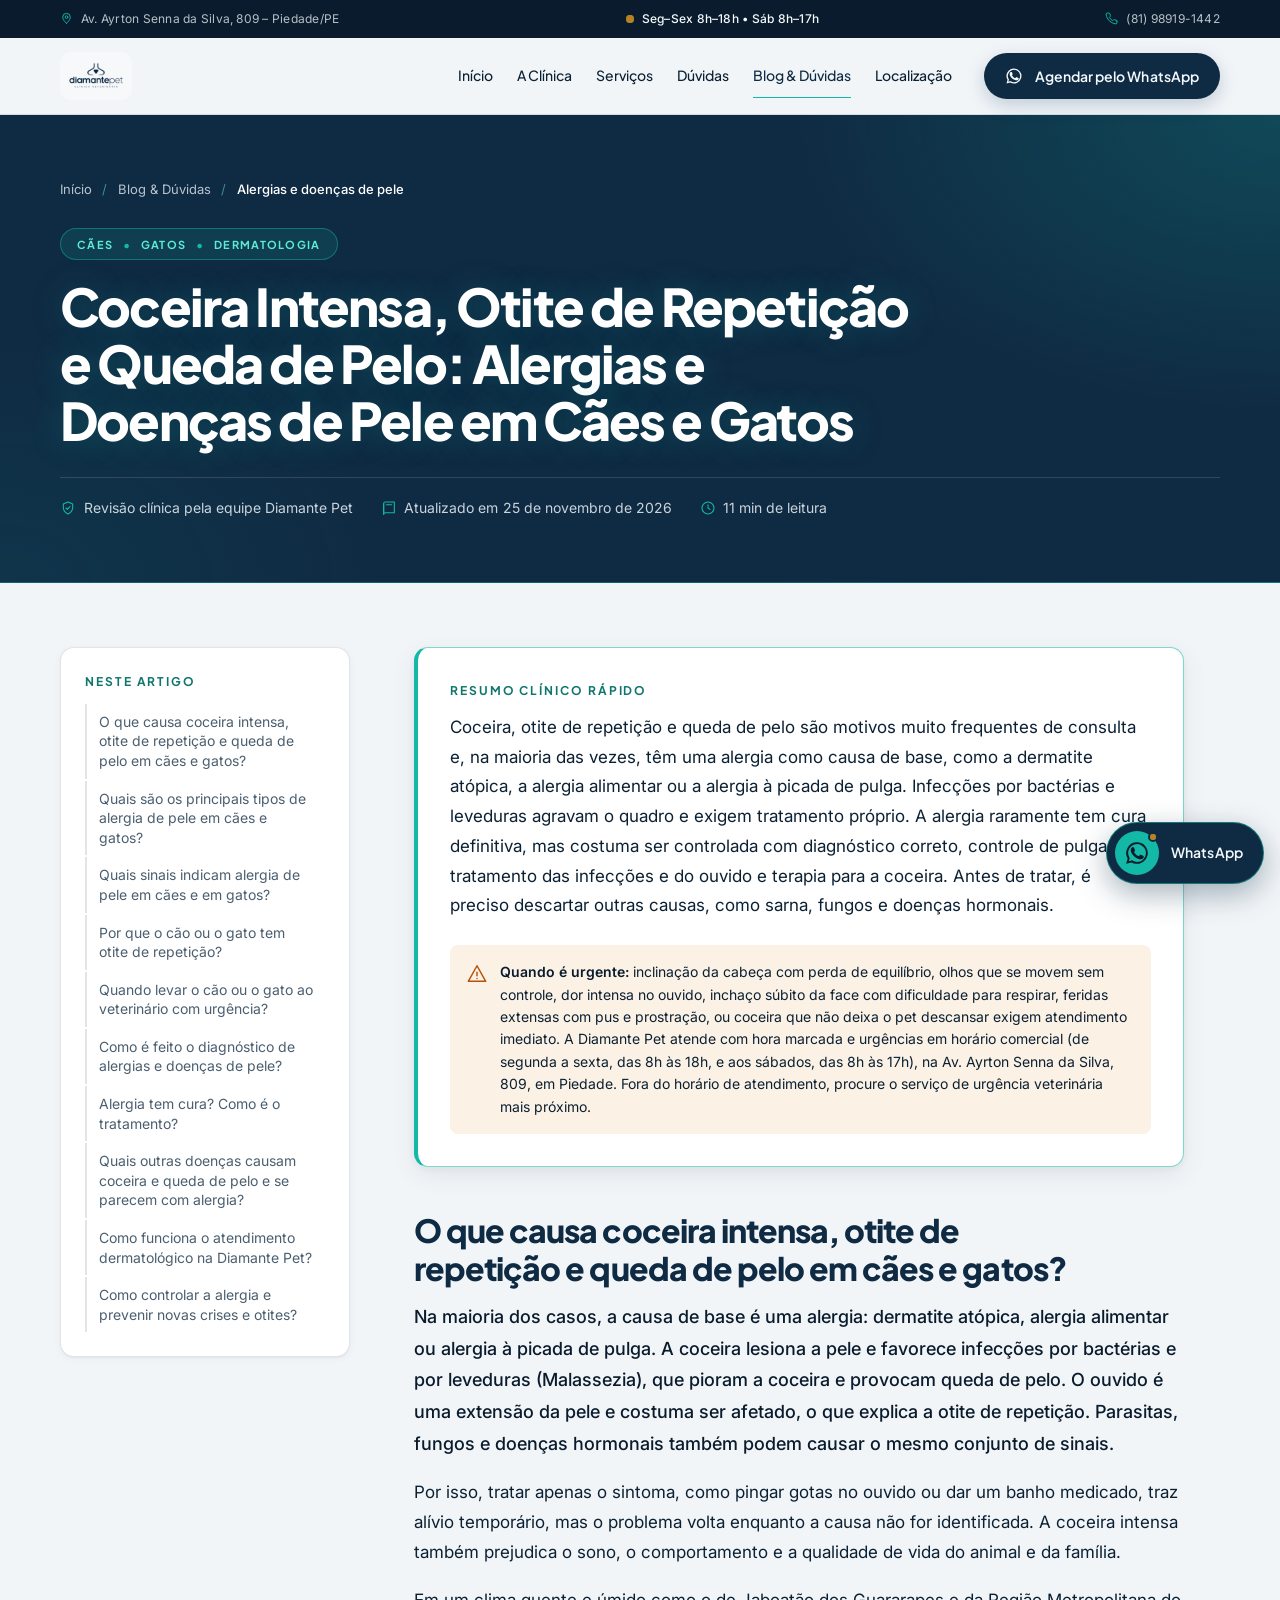
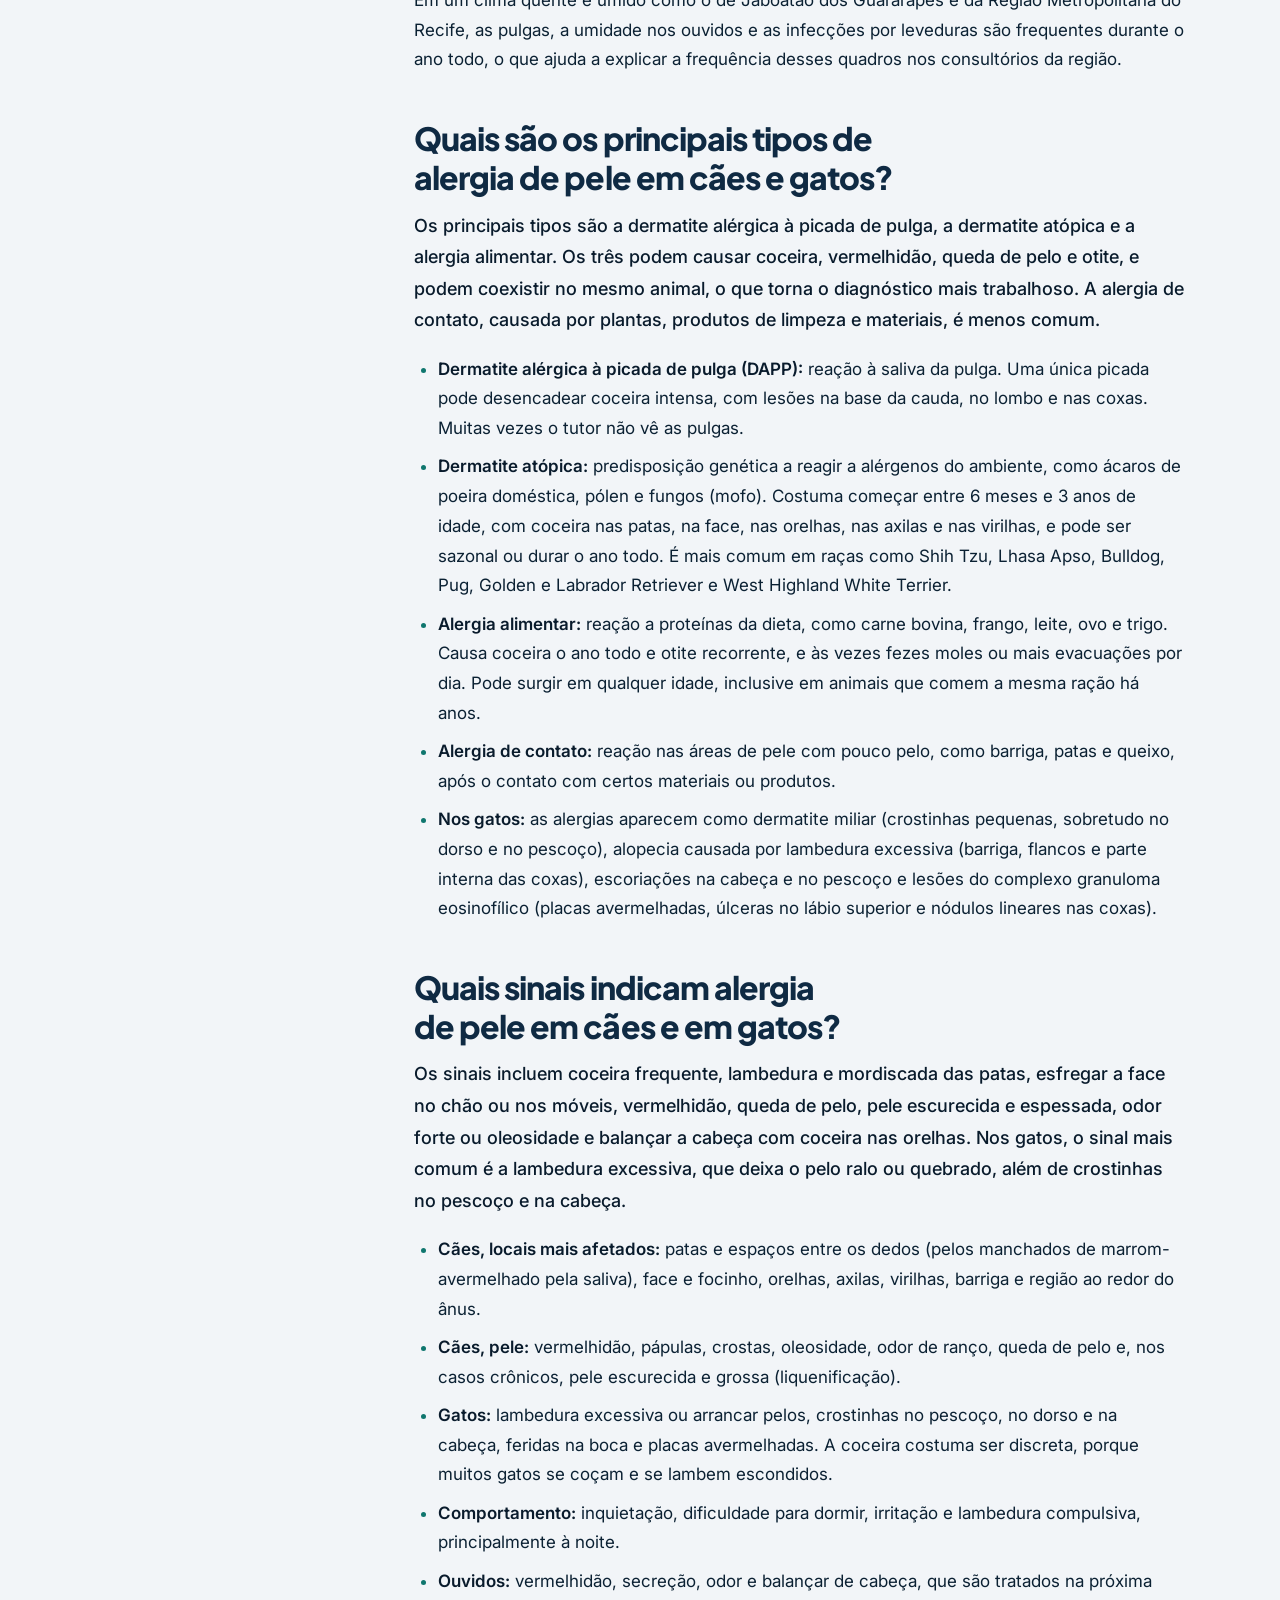
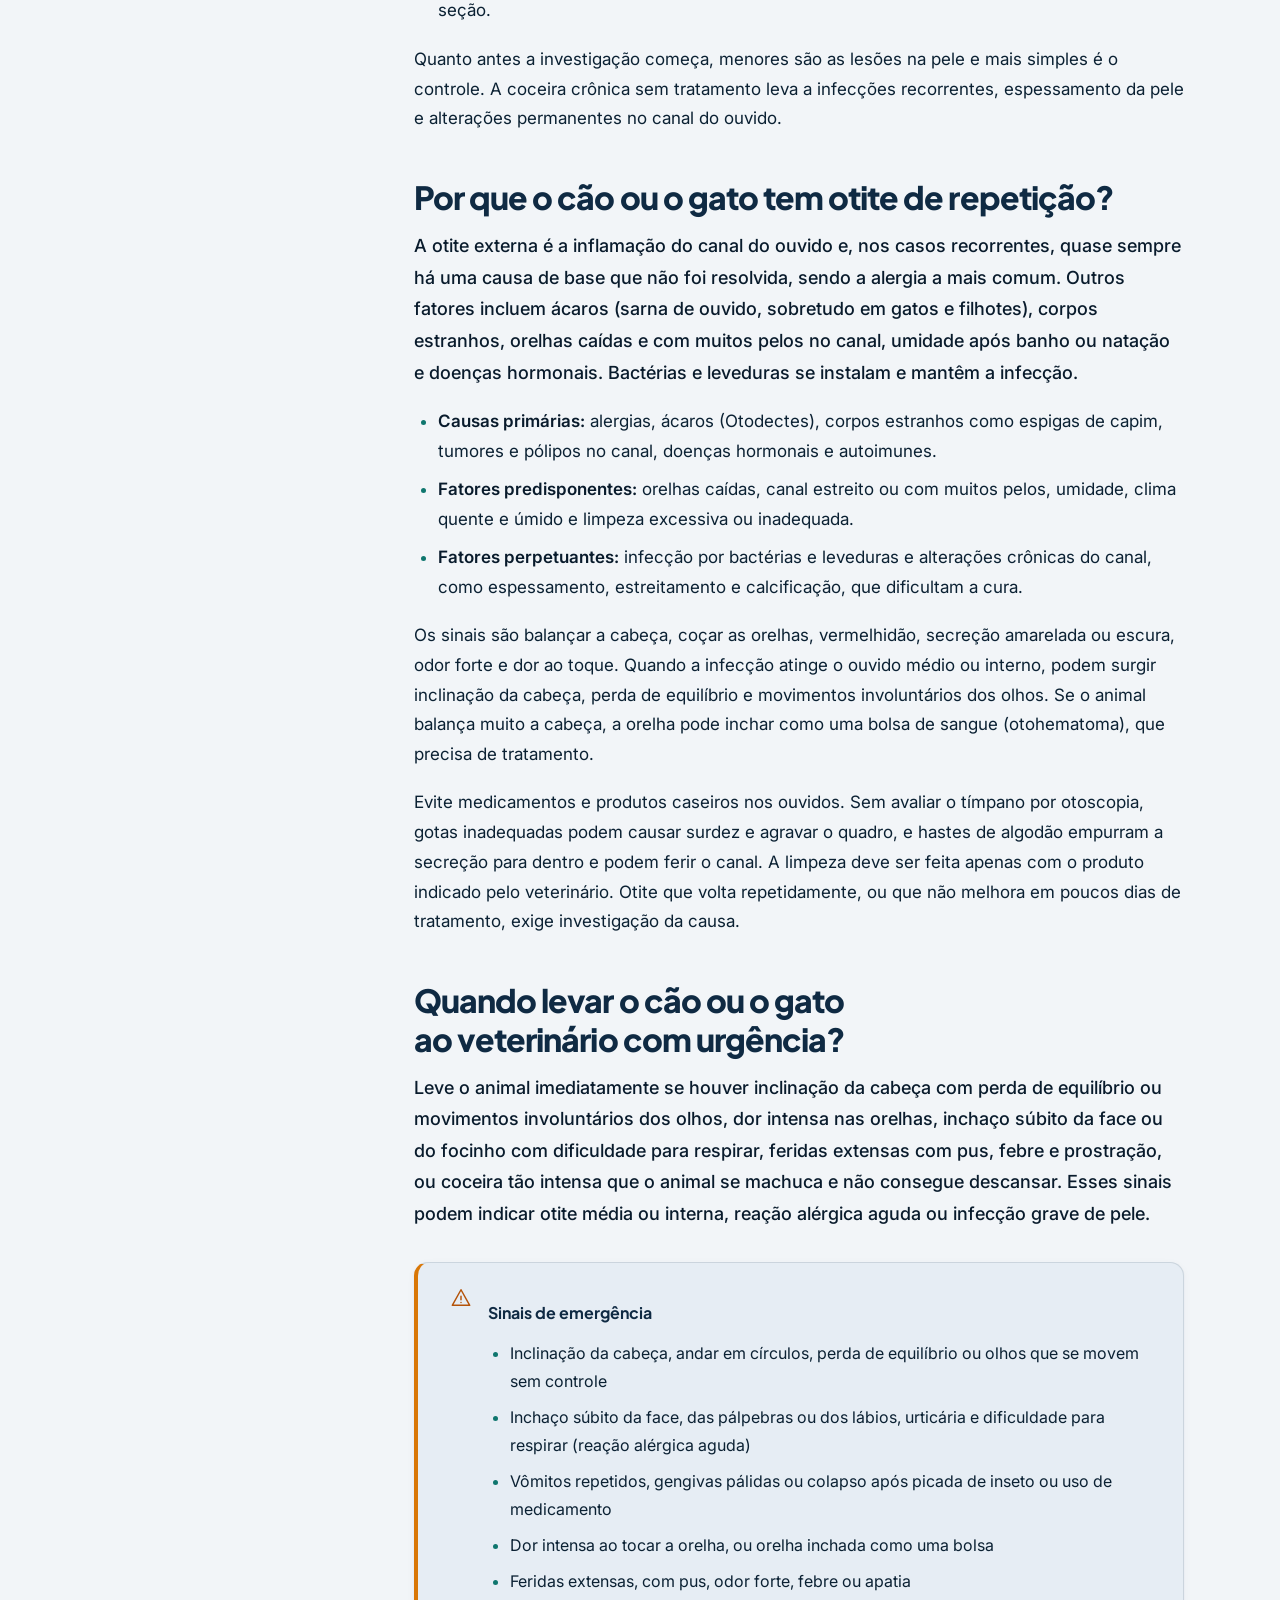
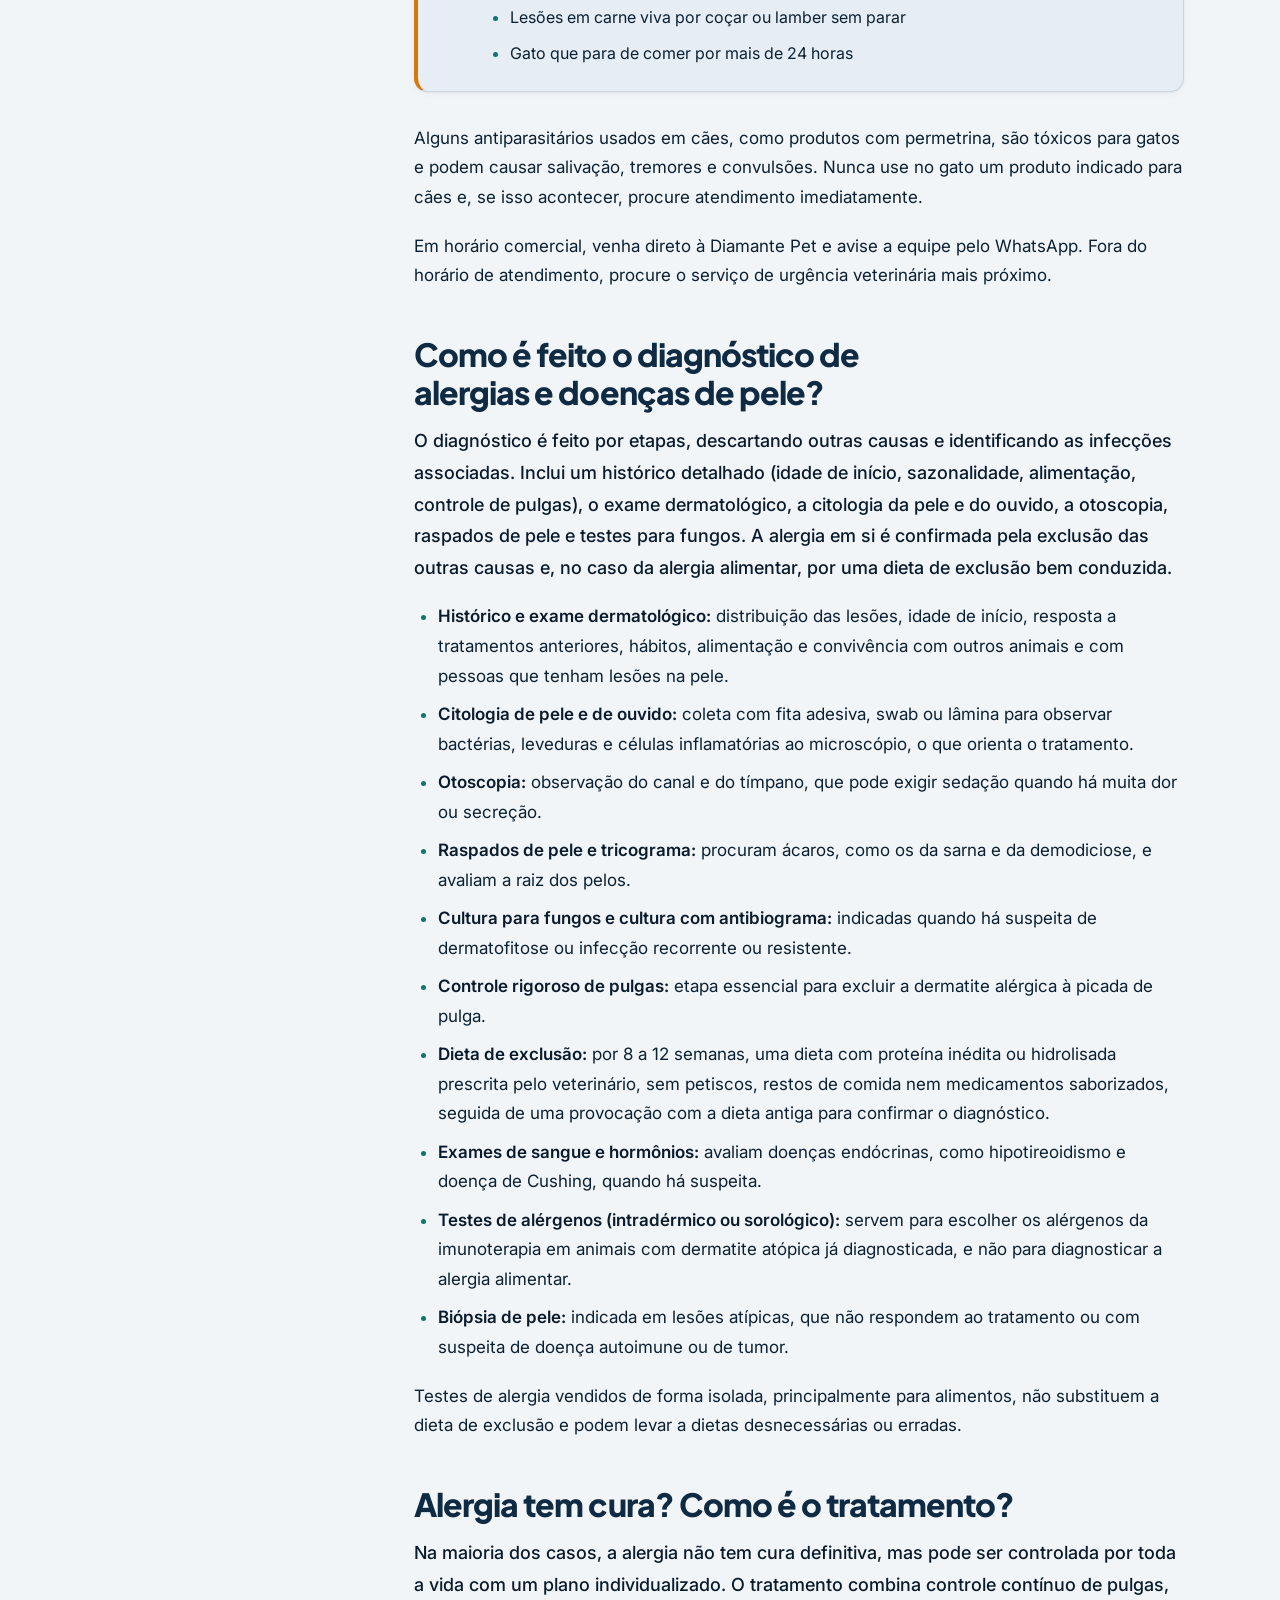
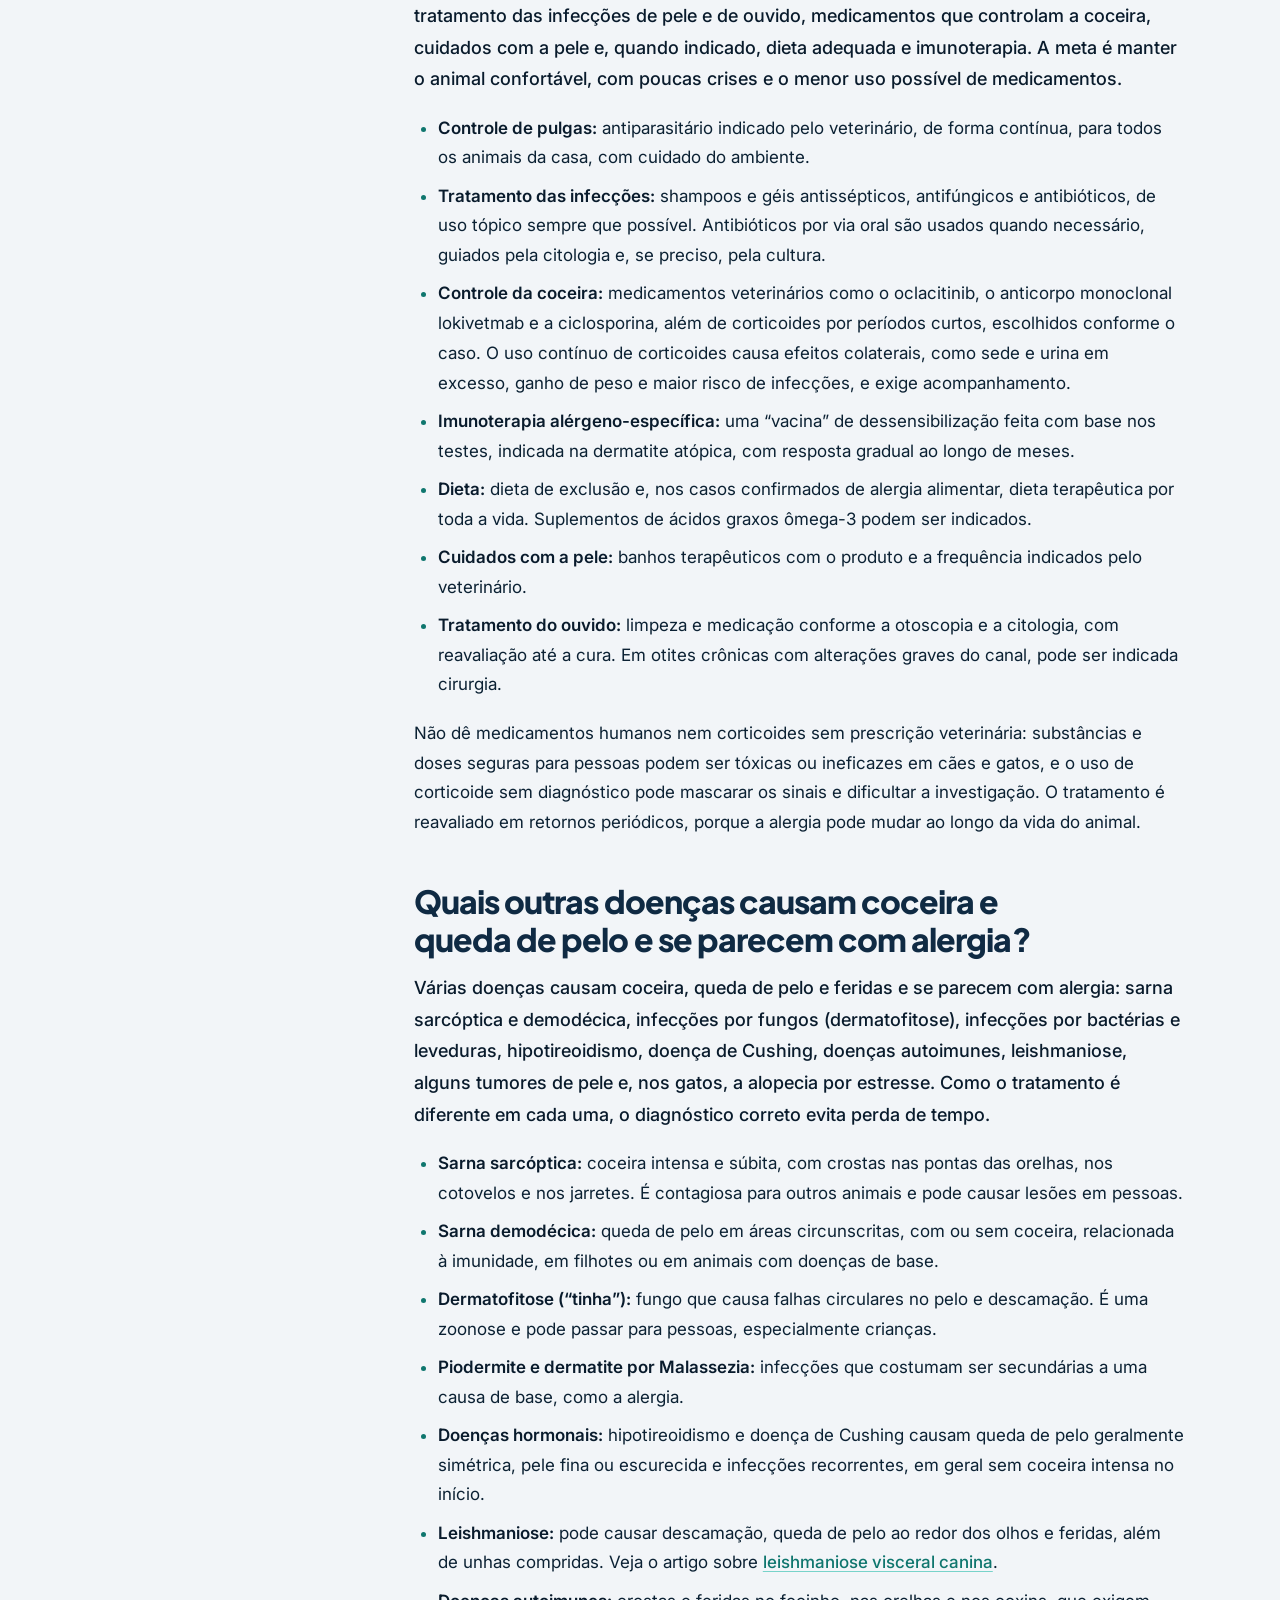
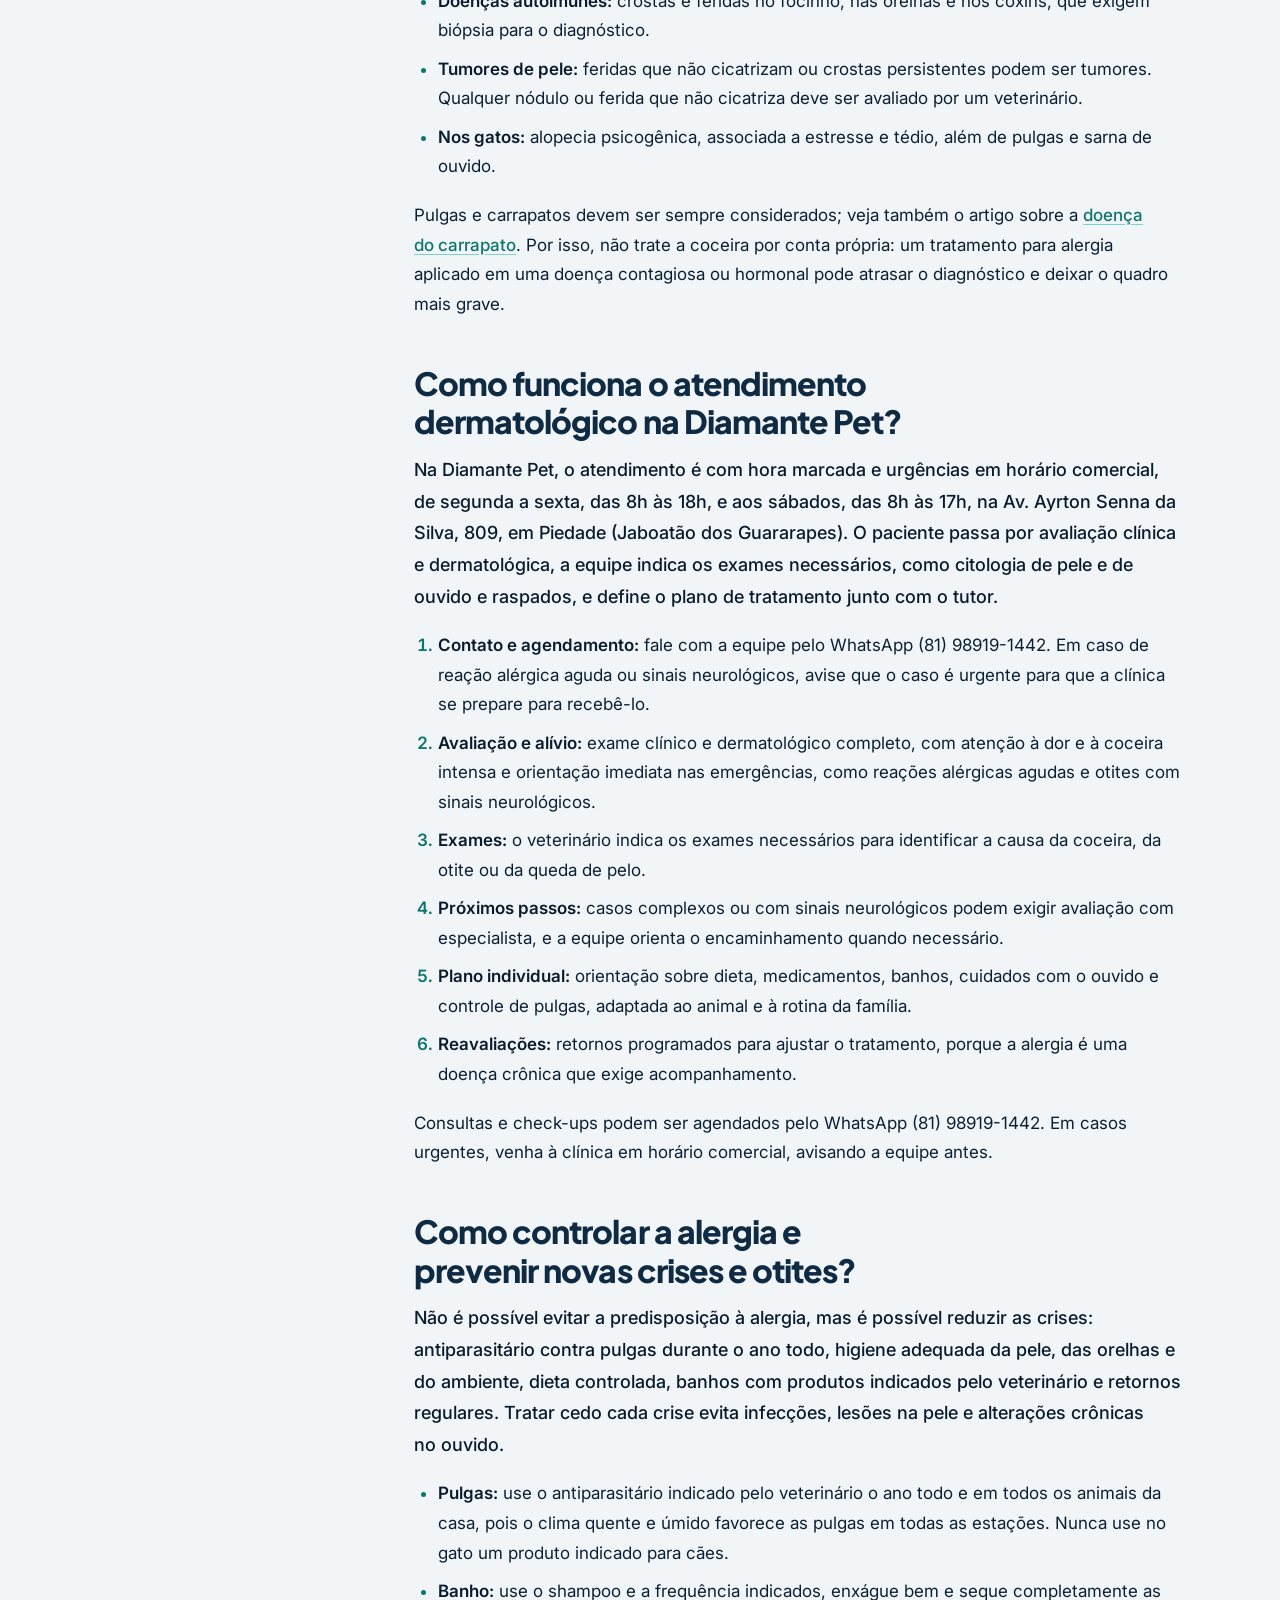
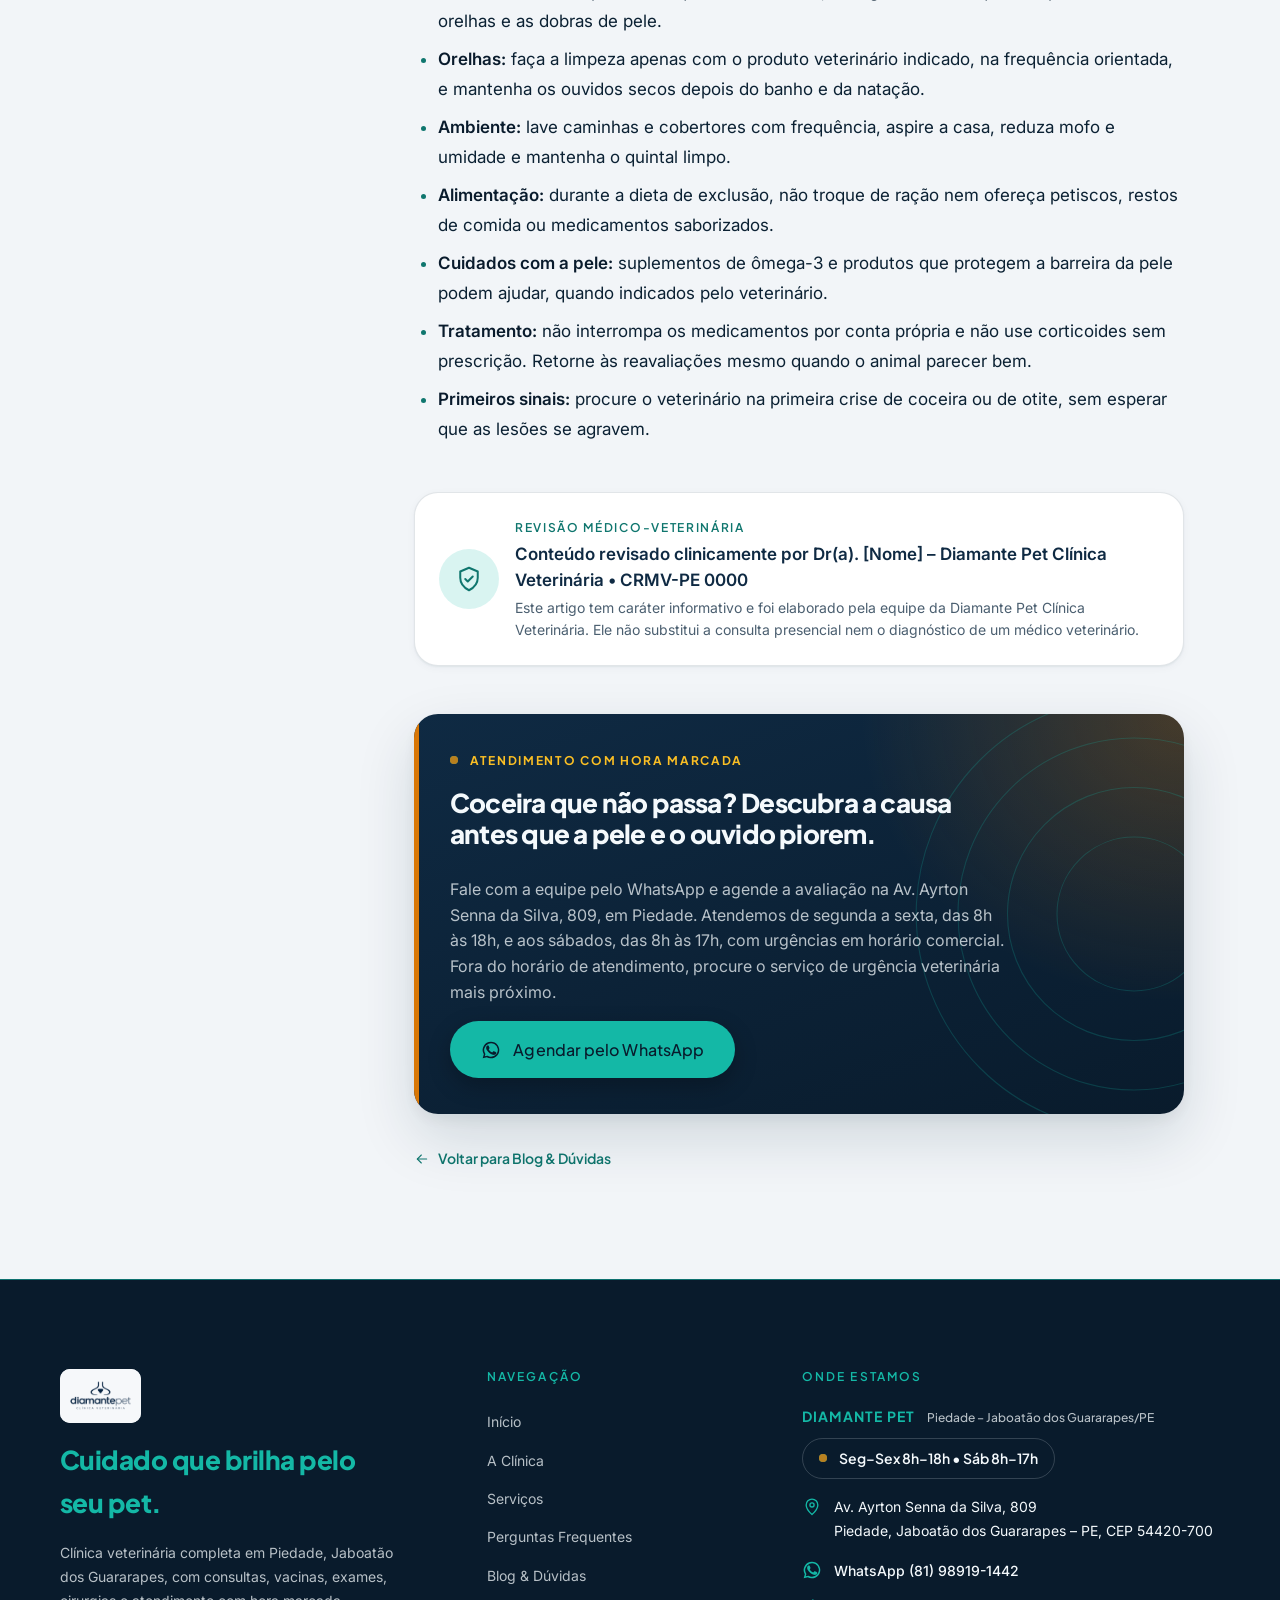
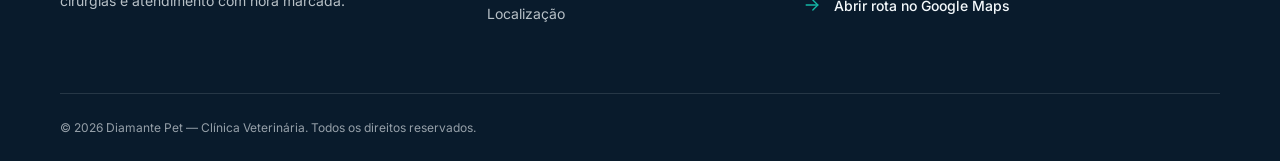
<file: artigo-otite-alergia.html>
<!DOCTYPE html>
<html lang="pt-BR">
<head>
  <meta charset="utf-8">
  <meta name="viewport" content="width=device-width, initial-scale=1">

  <title>Coceira Intensa, Otite de Repetição e Queda de Pelo: Alergias e Doenças de Pele em Cães e Gatos | Diamante Pet</title>
  <meta name="description" content="Coceira intensa, otite que volta e queda de pelo em cães e gatos: conheça as causas, os exames, o tratamento das alergias de pele e como cuidar em Jaboatão dos Guararapes.">
  <meta name="theme-color" content="#0F3D5E">

  <!-- Favicon -->
  <link rel="icon" type="image/png" href="favicon.png">

  <!-- Open Graph -->
  <meta property="og:type" content="article">
  <meta property="og:locale" content="pt_BR">
  <meta property="og:site_name" content="Diamante Pet — Clínica Veterinária">
  <meta property="og:title" content="Coceira Intensa, Otite de Repetição e Queda de Pelo: Alergias e Doenças de Pele em Cães e Gatos">
  <meta property="og:description" content="Coceira intensa, otite que volta e queda de pelo em cães e gatos: conheça as causas, os exames, o tratamento das alergias de pele e como cuidar em Jaboatão dos Guararapes.">

  <!-- Fontes -->
  <link rel="preconnect" href="https://fonts.googleapis.com">
  <link rel="preconnect" href="https://fonts.gstatic.com" crossorigin>
  <link href="https://fonts.googleapis.com/css2?family=Inter:wght@400;500;600&family=Plus+Jakarta+Sans:wght@500;600;700;800&display=swap" rel="stylesheet">

  <!-- Estilos -->
  <link rel="stylesheet" href="style.css">

  <!-- Dados estruturados (SEO local e leitura por IAs) -->
  <script type="application/ld+json">
  {
    "@context": "https://schema.org",
    "@graph": [
      {
        "@type": "VeterinaryCare",
        "@id": "#organization",
        "name": "Diamante Pet Clínica Veterinária",
        "alternateName": "Diamante Pet",
        "telephone": "+5581989191442",
        "address": {
          "@type": "PostalAddress",
          "streetAddress": "Av. Ayrton Senna da Silva, 809",
          "addressLocality": "Jaboatão dos Guararapes",
          "addressRegion": "PE",
          "postalCode": "54420-700",
          "addressCountry": "BR"
        },
        "areaServed": {
          "@type": "City",
          "name": "Jaboatão dos Guararapes"
        },
        "openingHoursSpecification": [
          {
            "@type": "OpeningHoursSpecification",
            "dayOfWeek": [
              "Monday",
              "Tuesday",
              "Wednesday",
              "Thursday",
              "Friday"
            ],
            "opens": "08:00",
            "closes": "18:00"
          },
          {
            "@type": "OpeningHoursSpecification",
            "dayOfWeek": "Saturday",
            "opens": "08:00",
            "closes": "17:00"
          }
        ]
      },
      {
        "@type": "WebSite",
        "@id": "#website",
        "name": "Diamante Pet Clínica Veterinária",
        "inLanguage": "pt-BR",
        "publisher": {
          "@id": "#organization"
        }
      },
      {
        "@type": "MedicalCondition",
        "@id": "artigo-otite-alergia.html#condicao-alergia-otite",
        "name": "Dermatite alérgica e otite externa recorrente em cães e gatos",
        "alternateName": [
          "Alergia de pele em cães e gatos",
          "Dermatite atópica canina e felina",
          "Otite de repetição em cães e gatos",
          "Canine and feline allergic dermatitis with recurrent otitis externa"
        ],
        "description": "Conjunto de doenças de pele e de ouvido que cursa com coceira, vermelhidão, queda de pelo e inflamação do canal auditivo. Na maioria dos casos, tem uma alergia como causa de base (dermatite atópica, alergia alimentar ou alergia à picada de pulga), frequentemente agravada por infecções secundárias por bactérias e leveduras.",
        "signOrSymptom": [
          {
            "@type": "MedicalSymptom",
            "name": "Coceira intensa no corpo, nas patas, na face e nas orelhas"
          },
          {
            "@type": "MedicalSymptom",
            "name": "Lambedura e mordiscada excessivas das patas e do corpo"
          },
          {
            "@type": "MedicalSymptom",
            "name": "Queda de pelo e pelagem rala ou quebrada"
          },
          {
            "@type": "MedicalSymptom",
            "name": "Vermelhidão, crostas, oleosidade e odor forte na pele"
          },
          {
            "@type": "MedicalSymptom",
            "name": "Pele escurecida e espessada nos casos crônicos"
          },
          {
            "@type": "MedicalSymptom",
            "name": "Balançar a cabeça, coçar as orelhas e secreção com odor no ouvido"
          },
          {
            "@type": "MedicalSymptom",
            "name": "Inclinação da cabeça e perda de equilíbrio nas otites profundas"
          },
          {
            "@type": "MedicalSymptom",
            "name": "Crostinhas no pescoço e feridas na boca ou no corpo de gatos"
          }
        ],
        "possibleTreatment": {
          "@type": "MedicalTherapy",
          "name": "Controle contínuo de pulgas, tratamento das infecções de pele e de ouvido, medicamentos veterinários para controle da coceira, dieta de exclusão quando indicada, imunoterapia alérgeno-específica e cuidados de pele e de ouvido, prescritos e acompanhados pelo médico-veterinário"
        },
        "riskFactor": {
          "@type": "MedicalRiskFactor",
          "name": "Predisposição genética e de raça, início da doença entre 6 meses e 3 anos de idade, exposição a pulgas, a ácaros de poeira e a mofo, ambientes quentes e úmidos, orelhas caídas com canal estreito e umidade nos ouvidos após banho"
        }
      },
      {
        "@type": [
          "MedicalWebPage",
          "WebPage"
        ],
        "@id": "artigo-otite-alergia.html#webpage",
        "url": "artigo-otite-alergia.html",
        "name": "Coceira Intensa, Otite de Repetição e Queda de Pelo: Alergias e Doenças de Pele em Cães e Gatos",
        "description": "Entenda as causas da coceira intensa, da otite de repetição e da queda de pelo em cães e gatos, os tipos de alergia de pele, o diagnóstico, o tratamento e como funciona o atendimento na Diamante Pet Clínica Veterinária, em Piedade, Jaboatão dos Guararapes – PE.",
        "inLanguage": "pt-BR",
        "isPartOf": {
          "@id": "#website"
        },
        "about": [
          {
            "@id": "artigo-otite-alergia.html#condicao-alergia-otite"
          }
        ],
        "mainEntity": {
          "@id": "artigo-otite-alergia.html#article"
        },
        "breadcrumb": {
          "@id": "artigo-otite-alergia.html#breadcrumb"
        },
        "datePublished": "2026-11-25",
        "dateModified": "2026-11-25",
        "lastReviewed": "2026-11-25",
        "reviewedBy": {
          "@id": "#organization"
        },
        "author": {
          "@id": "#organization"
        },
        "publisher": {
          "@id": "#organization"
        },
        "audience": {
          "@type": "PeopleAudience",
          "audienceType": "Tutores de cães"
        },
        "specialty": "Veterinary medicine",
        "speakable": {
          "@type": "SpeakableSpecification",
          "cssSelector": [
            ".tldr__text",
            ".answer"
          ]
        }
      },
      {
        "@type": "Article",
        "@id": "artigo-otite-alergia.html#article",
        "headline": "Coceira Intensa, Otite de Repetição e Queda de Pelo: Alergias e Doenças de Pele em Cães e Gatos",
        "description": "Entenda as causas da coceira intensa, da otite de repetição e da queda de pelo em cães e gatos, os tipos de alergia de pele, o diagnóstico, o tratamento e como funciona o atendimento na Diamante Pet Clínica Veterinária, em Piedade, Jaboatão dos Guararapes – PE.",
        "inLanguage": "pt-BR",
        "articleSection": "Doenças em cães e gatos",
        "keywords": "coceira em cachorro, otite de repetição em cães, queda de pelo em gatos, dermatite atópica canina, alergia alimentar em cães e gatos, alergia à picada de pulga, dermatologia veterinária, veterinário em Piedade, Jaboatão dos Guararapes, Diamante Pet",
        "datePublished": "2026-11-25",
        "dateModified": "2026-11-25",
        "mainEntityOfPage": {
          "@id": "artigo-otite-alergia.html#webpage"
        },
        "about": [
          {
            "@id": "artigo-otite-alergia.html#condicao-alergia-otite"
          }
        ],
        "author": {
          "@id": "#organization"
        },
        "reviewedBy": {
          "@id": "#organization"
        },
        "publisher": {
          "@id": "#organization"
        },
        "isAccessibleForFree": true
      },
      {
        "@type": "FAQPage",
        "@id": "artigo-otite-alergia.html#faq",
        "url": "artigo-otite-alergia.html",
        "inLanguage": "pt-BR",
        "isPartOf": {
          "@id": "artigo-otite-alergia.html#webpage"
        },
        "mainEntity": [
          {
            "@type": "Question",
            "name": "O que causa coceira intensa, otite de repetição e queda de pelo em cães e gatos?",
            "acceptedAnswer": {
              "@type": "Answer",
              "text": "Na maioria dos casos, a causa de base é uma alergia: dermatite atópica, alergia alimentar ou alergia à picada de pulga. A coceira lesiona a pele e favorece infecções por bactérias e por leveduras (Malassezia), que pioram a coceira e provocam queda de pelo. O ouvido é uma extensão da pele e costuma ser afetado, o que explica a otite de repetição. Parasitas, fungos e doenças hormonais também podem causar o mesmo conjunto de sinais."
            }
          },
          {
            "@type": "Question",
            "name": "Quais são os principais tipos de alergia de pele em cães e gatos?",
            "acceptedAnswer": {
              "@type": "Answer",
              "text": "Os principais tipos são a dermatite alérgica à picada de pulga, a dermatite atópica e a alergia alimentar. Os três podem causar coceira, vermelhidão, queda de pelo e otite, e podem coexistir no mesmo animal, o que torna o diagnóstico mais trabalhoso. A alergia de contato, causada por plantas, produtos de limpeza e materiais, é menos comum."
            }
          },
          {
            "@type": "Question",
            "name": "Quais sinais indicam alergia de pele em cães e em gatos?",
            "acceptedAnswer": {
              "@type": "Answer",
              "text": "Os sinais incluem coceira frequente, lambedura e mordiscada das patas, esfregar a face no chão ou nos móveis, vermelhidão, queda de pelo, pele escurecida e espessada, odor forte ou oleosidade e balançar a cabeça com coceira nas orelhas. Nos gatos, o sinal mais comum é a lambedura excessiva, que deixa o pelo ralo ou quebrado, além de crostinhas no pescoço e na cabeça."
            }
          },
          {
            "@type": "Question",
            "name": "Por que o cão ou o gato tem otite de repetição?",
            "acceptedAnswer": {
              "@type": "Answer",
              "text": "A otite externa é a inflamação do canal do ouvido e, nos casos recorrentes, quase sempre há uma causa de base que não foi resolvida, sendo a alergia a mais comum. Outros fatores incluem ácaros (sarna de ouvido, sobretudo em gatos e filhotes), corpos estranhos, orelhas caídas e com muitos pelos no canal, umidade após banho ou natação e doenças hormonais. Bactérias e leveduras se instalam e mantêm a infecção."
            }
          },
          {
            "@type": "Question",
            "name": "Quando levar o cão ou o gato ao veterinário com urgência?",
            "acceptedAnswer": {
              "@type": "Answer",
              "text": "Leve o animal imediatamente se houver inclinação da cabeça com perda de equilíbrio ou movimentos involuntários dos olhos, dor intensa nas orelhas, inchaço súbito da face ou do focinho com dificuldade para respirar, feridas extensas com pus, febre e prostração, ou coceira tão intensa que o animal se machuca e não consegue descansar. Esses sinais podem indicar otite média ou interna, reação alérgica aguda ou infecção grave de pele."
            }
          },
          {
            "@type": "Question",
            "name": "Como é feito o diagnóstico de alergias e doenças de pele?",
            "acceptedAnswer": {
              "@type": "Answer",
              "text": "O diagnóstico é feito por etapas, descartando outras causas e identificando as infecções associadas. Inclui um histórico detalhado (idade de início, sazonalidade, alimentação, controle de pulgas), o exame dermatológico, a citologia da pele e do ouvido, a otoscopia, raspados de pele e testes para fungos. A alergia em si é confirmada pela exclusão das outras causas e, no caso da alergia alimentar, por uma dieta de exclusão bem conduzida."
            }
          },
          {
            "@type": "Question",
            "name": "Alergia tem cura? Como é o tratamento?",
            "acceptedAnswer": {
              "@type": "Answer",
              "text": "Na maioria dos casos, a alergia não tem cura definitiva, mas pode ser controlada por toda a vida com um plano individualizado. O tratamento combina controle contínuo de pulgas, tratamento das infecções de pele e de ouvido, medicamentos que controlam a coceira, cuidados com a pele e, quando indicado, dieta adequada e imunoterapia. A meta é manter o animal confortável, com poucas crises e o menor uso possível de medicamentos."
            }
          },
          {
            "@type": "Question",
            "name": "Quais outras doenças causam coceira e queda de pelo e se parecem com alergia?",
            "acceptedAnswer": {
              "@type": "Answer",
              "text": "Várias doenças causam coceira, queda de pelo e feridas e se parecem com alergia: sarna sarcóptica e demodécica, infecções por fungos (dermatofitose), infecções por bactérias e leveduras, hipotireoidismo, doença de Cushing, doenças autoimunes, leishmaniose, alguns tumores de pele e, nos gatos, a alopecia por estresse. Como o tratamento é diferente em cada uma, o diagnóstico correto evita perda de tempo."
            }
          },
          {
            "@type": "Question",
            "name": "Como funciona o atendimento dermatológico na Diamante Pet?",
            "acceptedAnswer": {
              "@type": "Answer",
              "text": "Na Diamante Pet, o atendimento é com hora marcada e urgências em horário comercial, de segunda a sexta, das 8h às 18h, e aos sábados, das 8h às 17h, na Av. Ayrton Senna da Silva, 809, em Piedade (Jaboatão dos Guararapes). O paciente passa por avaliação clínica e dermatológica, a equipe indica os exames necessários, como citologia de pele e de ouvido e raspados, e define o plano de tratamento junto com o tutor."
            }
          },
          {
            "@type": "Question",
            "name": "Como controlar a alergia e prevenir novas crises e otites?",
            "acceptedAnswer": {
              "@type": "Answer",
              "text": "Não é possível evitar a predisposição à alergia, mas é possível reduzir as crises: antiparasitário contra pulgas durante o ano todo, higiene adequada da pele, das orelhas e do ambiente, dieta controlada, banhos com produtos indicados pelo veterinário e retornos regulares. Tratar cedo cada crise evita infecções, lesões na pele e alterações crônicas no ouvido."
            }
          }
        ]
      },
      {
        "@type": "BreadcrumbList",
        "@id": "artigo-otite-alergia.html#breadcrumb",
        "itemListElement": [
          {
            "@type": "ListItem",
            "position": 1,
            "name": "Início",
            "item": "index.html"
          },
          {
            "@type": "ListItem",
            "position": 2,
            "name": "Blog & Dúvidas",
            "item": "blog.html"
          },
          {
            "@type": "ListItem",
            "position": 3,
            "name": "Alergias e doenças de pele",
            "item": "artigo-otite-alergia.html"
          }
        ]
      }
    ]
  }
  </script>

<link rel="icon" type="image/png" href="favicon.png">
</head>
<body>
  <a class="skip-link" href="#conteudo">Ir para o conteúdo principal</a>

  <header class="site-header">

    <!-- Topbar -->
    <div class="topbar">
      <div class="container topbar__inner">
        <span class="topbar__item topbar__address">
          <svg width="13" height="13" viewBox="0 0 24 24" fill="none" stroke="currentColor" stroke-width="1.8" stroke-linecap="round" stroke-linejoin="round" aria-hidden="true">
            <path d="M12 21s7-6.2 7-11.5A7 7 0 0 0 5 9.5C5 14.8 12 21 12 21z"></path>
            <circle cx="12" cy="9.5" r="2.5"></circle>
          </svg>
          Av. Ayrton Senna da Silva, 809 – Piedade/PE
        </span>

        <span class="topbar__item topbar__status" role="status" data-open-status>
          <span class="pulse" aria-hidden="true"></span>
          <span class="js-status-text">Seg–Sex 8h–18h • Sáb 8h–17h</span>
        </span>

        <a class="topbar__item topbar__phone" href="tel:+5581989191442" aria-label="Ligar para (81) 98919-1442">
          <svg width="13" height="13" viewBox="0 0 24 24" fill="none" stroke="currentColor" stroke-width="1.8" stroke-linecap="round" stroke-linejoin="round" aria-hidden="true">
            <path d="M22 16.9v3a2 2 0 0 1-2.2 2 19.8 19.8 0 0 1-8.6-3.1 19.5 19.5 0 0 1-6-6A19.8 19.8 0 0 1 2.1 4.2 2 2 0 0 1 4.1 2h3a2 2 0 0 1 2 1.7c.1 1 .4 1.9.7 2.8a2 2 0 0 1-.5 2.1L8.1 9.9a16 16 0 0 0 6 6l1.3-1.3a2 2 0 0 1 2.1-.4c.9.3 1.8.6 2.8.7a2 2 0 0 1 1.7 2z"></path>
          </svg>
          <span class="topbar__phone-label">(81) 98919-1442</span>
        </a>
      </div>
    </div>

    <!-- Navegação principal -->
    <div class="nav-bar">
      <div class="container nav-bar__inner">

        <a class="brand" href="index.html" aria-label="Diamante Pet — Clínica Veterinária: página inicial">
          <span class="brand__logo"><img src="logo-diamante-pet.png" alt="Logo Diamante Pet Clínica Veterinária" width="753" height="360"></span>
        </a>

        <nav class="nav" id="site-nav" aria-label="Navegação principal">
          <ul class="nav__list">
            <li><a class="nav__link" href="index.html">Início</a></li>
            <li><a class="nav__link" href="index.html#clinica">A Clínica</a></li>
            <li><a class="nav__link" href="index.html#servicos">Serviços</a></li>
            <li><a class="nav__link" href="index.html#faq">Dúvidas</a></li>
            <li><a class="nav__link" href="blog.html" aria-current="page">Blog &amp; Dúvidas</a></li>
            <li><a class="nav__link" href="index.html#localizacao">Localização</a></li>
          </ul>

          <a class="btn btn--primary nav__cta"
             href="https://wa.me/5581989191442?text=Ol%C3%A1%2C%20gostaria%20de%20agendar%20um%20atendimento%20para%20o%20meu%20pet."
             target="_blank" rel="noopener"
             aria-label="Agendar pelo WhatsApp">
            <svg width="18" height="18" viewBox="0 0 24 24" fill="currentColor" aria-hidden="true"><path d="M17.5 14.4c-.3-.1-1.7-.8-2-.9-.3-.1-.5-.1-.7.1-.2.3-.8.9-.9 1.1-.2.2-.3.2-.6.1-.3-.1-1.2-.4-2.3-1.4-.8-.8-1.4-1.7-1.6-2-.2-.3 0-.4.1-.6l.4-.5c.1-.2.2-.3.3-.5.1-.2 0-.4 0-.5-.1-.1-.7-1.6-.9-2.2-.2-.6-.5-.5-.7-.5h-.6c-.2 0-.5.1-.8.4-.3.3-1 1-1 2.5s1.1 2.9 1.2 3.1c.1.2 2.1 3.2 5.1 4.5.7.3 1.3.5 1.7.6.7.2 1.4.2 1.9.1.6-.1 1.7-.7 2-1.4.2-.7.2-1.3.2-1.4-.1-.1-.3-.2-.6-.3z"></path><path d="M12 2a10 10 0 0 0-8.6 15.1L2 22l5-1.3A10 10 0 1 0 12 2zm0 18.2c-1.5 0-3-.4-4.2-1.2l-.3-.2-3 .8.8-2.9-.2-.3A8.2 8.2 0 1 1 12 20.2z"></path></svg>
            <span class="nav__cta-label">Agendar pelo WhatsApp</span>
          </a>

          <button class="menu-toggle" type="button" aria-expanded="false" aria-controls="site-nav" aria-label="Abrir menu">
            <span class="menu-toggle__bars" aria-hidden="true">
              <span></span><span></span><span></span>
            </span>
          </button>
        </nav>

      </div>
    </div>
  </header>

  <main id="conteudo">

    <!-- Cabeçalho do artigo -->
    <header class="article-hero">
      <div class="container">

        <nav class="breadcrumb" aria-label="Você está em">
          <ol>
            <li><a href="index.html">Início</a></li>
            <li><a href="blog.html">Blog &amp; Dúvidas</a></li>
            <li><span aria-current="page">Alergias e doenças de pele</span></li>
          </ol>
        </nav>

        <div class="article-hero__tags">
          <span class="article-tag">Cães</span>
          <span class="article-tag">Gatos</span>
          <span class="article-tag">Dermatologia</span>
        </div>

        <h1 class="article-hero__title">Coceira Intensa, Otite de Repetição e Queda de Pelo: Alergias e Doenças de Pele em Cães e Gatos</h1>

        <ul class="article-meta" aria-label="Informações do artigo">
          <li>
            <svg class="icon" width="16" height="16" aria-hidden="true" focusable="false"><use href="#i-shield"></use></svg>
            Revisão clínica pela equipe Diamante Pet
          </li>
          <li>
            <svg class="icon" width="16" height="16" aria-hidden="true" focusable="false"><use href="#i-book"></use></svg>
            Atualizado em <time datetime="2026-11-25">25 de novembro de 2026</time>
          </li>
          <li>
            <svg class="icon" width="16" height="16" aria-hidden="true" focusable="false"><use href="#i-clock"></use></svg>
            11 min de leitura
          </li>
        </ul>

      </div>
    </header>

    <div class="article-section">
      <div class="container article__layout">

        <!-- Sumário lateral -->
        <aside class="toc" aria-label="Neste artigo">
          <p class="toc__title">Neste artigo</p>
          <ol class="toc__list" id="toc-list">
            <li><a href="#o-que-causa">O que causa coceira intensa, otite de repetição e queda de pelo em cães e gatos?</a></li>
            <li><a href="#tipos-alergia">Quais são os principais tipos de alergia de pele em cães e gatos?</a></li>
            <li><a href="#sinais">Quais sinais indicam alergia de pele em cães e em gatos?</a></li>
            <li><a href="#otite">Por que o cão ou o gato tem otite de repetição?</a></li>
            <li><a href="#quando-urgencia">Quando levar o cão ou o gato ao veterinário com urgência?</a></li>
            <li><a href="#diagnostico">Como é feito o diagnóstico de alergias e doenças de pele?</a></li>
            <li><a href="#tratamento">Alergia tem cura? Como é o tratamento?</a></li>
            <li><a href="#outras-doencas">Quais outras doenças causam coceira e queda de pelo e se parecem com alergia?</a></li>
            <li><a href="#atendimento">Como funciona o atendimento dermatológico na Diamante Pet?</a></li>
            <li><a href="#prevencao">Como controlar a alergia e prevenir novas crises e otites?</a></li>
          </ol>
        </aside>

        <!-- Corpo do artigo -->
        <article class="article__body prose">

          <!-- Resumo Clínico Rápido (TL;DR) -->
          <aside class="tldr" aria-labelledby="tldr-title">
            <p class="tldr__label" id="tldr-title">Resumo Clínico Rápido</p>
            <p class="tldr__text">
              Coceira, otite de repetição e queda de pelo são motivos muito frequentes de consulta e, na maioria das vezes, têm uma alergia como causa de base, como a dermatite atópica, a alergia alimentar ou a alergia à picada de pulga. Infecções por bactérias e leveduras agravam o quadro e exigem tratamento próprio. A alergia raramente tem cura definitiva, mas costuma ser controlada com diagnóstico correto, controle de pulgas, tratamento das infecções e do ouvido e terapia para a coceira. Antes de tratar, é preciso descartar outras causas, como sarna, fungos e doenças hormonais.
            </p>
            <div class="tldr__alert" role="note">
              <svg class="icon" width="22" height="22" aria-hidden="true" focusable="false"><use href="#i-alert"></use></svg>
              <p>
                <strong>Quando é urgente:</strong> inclinação da cabeça com perda de equilíbrio, olhos que se movem sem controle, dor intensa no ouvido, inchaço súbito da face com dificuldade para respirar, feridas extensas com pus e prostração, ou coceira que não deixa o pet descansar exigem atendimento imediato. A Diamante Pet atende com hora marcada e urgências em horário comercial (de segunda a sexta, das 8h às 18h, e aos sábados, das 8h às 17h), na Av. Ayrton Senna da Silva, 809, em Piedade. Fora do horário de atendimento, procure o serviço de urgência veterinária mais próximo.
              </p>
            </div>
          </aside>

        <section class="article__section" aria-labelledby="h-o-que-causa">
          <h2 id="o-que-causa"><span id="h-o-que-causa">O que causa coceira intensa, otite de repetição e queda de pelo em cães e gatos?</span></h2>
          <p class="answer">Na maioria dos casos, a causa de base é uma alergia: dermatite atópica, alergia alimentar ou alergia à picada de pulga. A coceira lesiona a pele e favorece infecções por bactérias e por leveduras (Malassezia), que pioram a coceira e provocam queda de pelo. O ouvido é uma extensão da pele e costuma ser afetado, o que explica a otite de repetição. Parasitas, fungos e doenças hormonais também podem causar o mesmo conjunto de sinais.</p>
        <p>Por isso, tratar apenas o sintoma, como pingar gotas no ouvido ou dar um banho medicado, traz alívio temporário, mas o problema volta enquanto a causa não for identificada. A coceira intensa também prejudica o sono, o comportamento e a qualidade de vida do animal e da família.</p>
        <p>Em um clima quente e úmido como o de Jaboatão dos Guararapes e da Região Metropolitana do Recife, as pulgas, a umidade nos ouvidos e as infecções por leveduras são frequentes durante o ano todo, o que ajuda a explicar a frequência desses quadros nos consultórios da região.</p>
        </section>

        <section class="article__section" aria-labelledby="h-tipos-alergia">
          <h2 id="tipos-alergia"><span id="h-tipos-alergia">Quais são os principais tipos de alergia de pele em cães e gatos?</span></h2>
          <p class="answer">Os principais tipos são a dermatite alérgica à picada de pulga, a dermatite atópica e a alergia alimentar. Os três podem causar coceira, vermelhidão, queda de pelo e otite, e podem coexistir no mesmo animal, o que torna o diagnóstico mais trabalhoso. A alergia de contato, causada por plantas, produtos de limpeza e materiais, é menos comum.</p>
        <ul>
          <li><strong>Dermatite alérgica à picada de pulga (DAPP):</strong> reação à saliva da pulga. Uma única picada pode desencadear coceira intensa, com lesões na base da cauda, no lombo e nas coxas. Muitas vezes o tutor não vê as pulgas.</li>
          <li><strong>Dermatite atópica:</strong> predisposição genética a reagir a alérgenos do ambiente, como ácaros de poeira doméstica, pólen e fungos (mofo). Costuma começar entre 6 meses e 3 anos de idade, com coceira nas patas, na face, nas orelhas, nas axilas e nas virilhas, e pode ser sazonal ou durar o ano todo. É mais comum em raças como Shih Tzu, Lhasa Apso, Bulldog, Pug, Golden e Labrador Retriever e West Highland White Terrier.</li>
          <li><strong>Alergia alimentar:</strong> reação a proteínas da dieta, como carne bovina, frango, leite, ovo e trigo. Causa coceira o ano todo e otite recorrente, e às vezes fezes moles ou mais evacuações por dia. Pode surgir em qualquer idade, inclusive em animais que comem a mesma ração há anos.</li>
          <li><strong>Alergia de contato:</strong> reação nas áreas de pele com pouco pelo, como barriga, patas e queixo, após o contato com certos materiais ou produtos.</li>
          <li><strong>Nos gatos:</strong> as alergias aparecem como dermatite miliar (crostinhas pequenas, sobretudo no dorso e no pescoço), alopecia causada por lambedura excessiva (barriga, flancos e parte interna das coxas), escoriações na cabeça e no pescoço e lesões do complexo granuloma eosinofílico (placas avermelhadas, úlceras no lábio superior e nódulos lineares nas coxas).</li>
        </ul>
        </section>

        <section class="article__section" aria-labelledby="h-sinais">
          <h2 id="sinais"><span id="h-sinais">Quais sinais indicam alergia de pele em cães e em gatos?</span></h2>
          <p class="answer">Os sinais incluem coceira frequente, lambedura e mordiscada das patas, esfregar a face no chão ou nos móveis, vermelhidão, queda de pelo, pele escurecida e espessada, odor forte ou oleosidade e balançar a cabeça com coceira nas orelhas. Nos gatos, o sinal mais comum é a lambedura excessiva, que deixa o pelo ralo ou quebrado, além de crostinhas no pescoço e na cabeça.</p>
        <ul>
          <li><strong>Cães, locais mais afetados:</strong> patas e espaços entre os dedos (pelos manchados de marrom-avermelhado pela saliva), face e focinho, orelhas, axilas, virilhas, barriga e região ao redor do ânus.</li>
          <li><strong>Cães, pele:</strong> vermelhidão, pápulas, crostas, oleosidade, odor de ranço, queda de pelo e, nos casos crônicos, pele escurecida e grossa (liquenificação).</li>
          <li><strong>Gatos:</strong> lambedura excessiva ou arrancar pelos, crostinhas no pescoço, no dorso e na cabeça, feridas na boca e placas avermelhadas. A coceira costuma ser discreta, porque muitos gatos se coçam e se lambem escondidos.</li>
          <li><strong>Comportamento:</strong> inquietação, dificuldade para dormir, irritação e lambedura compulsiva, principalmente à noite.</li>
          <li><strong>Ouvidos:</strong> vermelhidão, secreção, odor e balançar de cabeça, que são tratados na próxima seção.</li>
        </ul>
        <p>Quanto antes a investigação começa, menores são as lesões na pele e mais simples é o controle. A coceira crônica sem tratamento leva a infecções recorrentes, espessamento da pele e alterações permanentes no canal do ouvido.</p>
        </section>

        <section class="article__section" aria-labelledby="h-otite">
          <h2 id="otite"><span id="h-otite">Por que o cão ou o gato tem otite de repetição?</span></h2>
          <p class="answer">A otite externa é a inflamação do canal do ouvido e, nos casos recorrentes, quase sempre há uma causa de base que não foi resolvida, sendo a alergia a mais comum. Outros fatores incluem ácaros (sarna de ouvido, sobretudo em gatos e filhotes), corpos estranhos, orelhas caídas e com muitos pelos no canal, umidade após banho ou natação e doenças hormonais. Bactérias e leveduras se instalam e mantêm a infecção.</p>
        <ul>
          <li><strong>Causas primárias:</strong> alergias, ácaros (Otodectes), corpos estranhos como espigas de capim, tumores e pólipos no canal, doenças hormonais e autoimunes.</li>
          <li><strong>Fatores predisponentes:</strong> orelhas caídas, canal estreito ou com muitos pelos, umidade, clima quente e úmido e limpeza excessiva ou inadequada.</li>
          <li><strong>Fatores perpetuantes:</strong> infecção por bactérias e leveduras e alterações crônicas do canal, como espessamento, estreitamento e calcificação, que dificultam a cura.</li>
        </ul>
        <p>Os sinais são balançar a cabeça, coçar as orelhas, vermelhidão, secreção amarelada ou escura, odor forte e dor ao toque. Quando a infecção atinge o ouvido médio ou interno, podem surgir inclinação da cabeça, perda de equilíbrio e movimentos involuntários dos olhos. Se o animal balança muito a cabeça, a orelha pode inchar como uma bolsa de sangue (otohematoma), que precisa de tratamento.</p>
        <p>Evite medicamentos e produtos caseiros nos ouvidos. Sem avaliar o tímpano por otoscopia, gotas inadequadas podem causar surdez e agravar o quadro, e hastes de algodão empurram a secreção para dentro e podem ferir o canal. A limpeza deve ser feita apenas com o produto indicado pelo veterinário. Otite que volta repetidamente, ou que não melhora em poucos dias de tratamento, exige investigação da causa.</p>
        </section>

        <section class="article__section" aria-labelledby="h-quando-urgencia">
          <h2 id="quando-urgencia"><span id="h-quando-urgencia">Quando levar o cão ou o gato ao veterinário com urgência?</span></h2>
          <p class="answer">Leve o animal imediatamente se houver inclinação da cabeça com perda de equilíbrio ou movimentos involuntários dos olhos, dor intensa nas orelhas, inchaço súbito da face ou do focinho com dificuldade para respirar, feridas extensas com pus, febre e prostração, ou coceira tão intensa que o animal se machuca e não consegue descansar. Esses sinais podem indicar otite média ou interna, reação alérgica aguda ou infecção grave de pele.</p>
        <div class="callout" role="note">
          <span class="callout__icon"><svg class="icon" width="22" height="22" aria-hidden="true" focusable="false"><use href="#i-alert"></use></svg></span>
          <div>
            <p class="callout__title">Sinais de emergência</p>
            <ul>
              <li>Inclinação da cabeça, andar em círculos, perda de equilíbrio ou olhos que se movem sem controle</li>
              <li>Inchaço súbito da face, das pálpebras ou dos lábios, urticária e dificuldade para respirar (reação alérgica aguda)</li>
              <li>Vômitos repetidos, gengivas pálidas ou colapso após picada de inseto ou uso de medicamento</li>
              <li>Dor intensa ao tocar a orelha, ou orelha inchada como uma bolsa</li>
              <li>Feridas extensas, com pus, odor forte, febre ou apatia</li>
              <li>Lesões em carne viva por coçar ou lamber sem parar</li>
              <li>Gato que para de comer por mais de 24 horas</li>
            </ul>
          </div>
        </div>
        <p>Alguns antiparasitários usados em cães, como produtos com permetrina, são tóxicos para gatos e podem causar salivação, tremores e convulsões. Nunca use no gato um produto indicado para cães e, se isso acontecer, procure atendimento imediatamente.</p>
        <p>Em horário comercial, venha direto à Diamante Pet e avise a equipe pelo WhatsApp. Fora do horário de atendimento, procure o serviço de urgência veterinária mais próximo.</p>
        </section>

        <section class="article__section" aria-labelledby="h-diagnostico">
          <h2 id="diagnostico"><span id="h-diagnostico">Como é feito o diagnóstico de alergias e doenças de pele?</span></h2>
          <p class="answer">O diagnóstico é feito por etapas, descartando outras causas e identificando as infecções associadas. Inclui um histórico detalhado (idade de início, sazonalidade, alimentação, controle de pulgas), o exame dermatológico, a citologia da pele e do ouvido, a otoscopia, raspados de pele e testes para fungos. A alergia em si é confirmada pela exclusão das outras causas e, no caso da alergia alimentar, por uma dieta de exclusão bem conduzida.</p>
        <ul>
          <li><strong>Histórico e exame dermatológico:</strong> distribuição das lesões, idade de início, resposta a tratamentos anteriores, hábitos, alimentação e convivência com outros animais e com pessoas que tenham lesões na pele.</li>
          <li><strong>Citologia de pele e de ouvido:</strong> coleta com fita adesiva, swab ou lâmina para observar bactérias, leveduras e células inflamatórias ao microscópio, o que orienta o tratamento.</li>
          <li><strong>Otoscopia:</strong> observação do canal e do tímpano, que pode exigir sedação quando há muita dor ou secreção.</li>
          <li><strong>Raspados de pele e tricograma:</strong> procuram ácaros, como os da sarna e da demodiciose, e avaliam a raiz dos pelos.</li>
          <li><strong>Cultura para fungos e cultura com antibiograma:</strong> indicadas quando há suspeita de dermatofitose ou infecção recorrente ou resistente.</li>
          <li><strong>Controle rigoroso de pulgas:</strong> etapa essencial para excluir a dermatite alérgica à picada de pulga.</li>
          <li><strong>Dieta de exclusão:</strong> por 8 a 12 semanas, uma dieta com proteína inédita ou hidrolisada prescrita pelo veterinário, sem petiscos, restos de comida nem medicamentos saborizados, seguida de uma provocação com a dieta antiga para confirmar o diagnóstico.</li>
          <li><strong>Exames de sangue e hormônios:</strong> avaliam doenças endócrinas, como hipotireoidismo e doença de Cushing, quando há suspeita.</li>
          <li><strong>Testes de alérgenos (intradérmico ou sorológico):</strong> servem para escolher os alérgenos da imunoterapia em animais com dermatite atópica já diagnosticada, e não para diagnosticar a alergia alimentar.</li>
          <li><strong>Biópsia de pele:</strong> indicada em lesões atípicas, que não respondem ao tratamento ou com suspeita de doença autoimune ou de tumor.</li>
        </ul>
        <p>Testes de alergia vendidos de forma isolada, principalmente para alimentos, não substituem a dieta de exclusão e podem levar a dietas desnecessárias ou erradas.</p>
        </section>

        <section class="article__section" aria-labelledby="h-tratamento">
          <h2 id="tratamento"><span id="h-tratamento">Alergia tem cura? Como é o tratamento?</span></h2>
          <p class="answer">Na maioria dos casos, a alergia não tem cura definitiva, mas pode ser controlada por toda a vida com um plano individualizado. O tratamento combina controle contínuo de pulgas, tratamento das infecções de pele e de ouvido, medicamentos que controlam a coceira, cuidados com a pele e, quando indicado, dieta adequada e imunoterapia. A meta é manter o animal confortável, com poucas crises e o menor uso possível de medicamentos.</p>
        <ul>
          <li><strong>Controle de pulgas:</strong> antiparasitário indicado pelo veterinário, de forma contínua, para todos os animais da casa, com cuidado do ambiente.</li>
          <li><strong>Tratamento das infecções:</strong> shampoos e géis antissépticos, antifúngicos e antibióticos, de uso tópico sempre que possível. Antibióticos por via oral são usados quando necessário, guiados pela citologia e, se preciso, pela cultura.</li>
          <li><strong>Controle da coceira:</strong> medicamentos veterinários como o oclacitinib, o anticorpo monoclonal lokivetmab e a ciclosporina, além de corticoides por períodos curtos, escolhidos conforme o caso. O uso contínuo de corticoides causa efeitos colaterais, como sede e urina em excesso, ganho de peso e maior risco de infecções, e exige acompanhamento.</li>
          <li><strong>Imunoterapia alérgeno-específica:</strong> uma “vacina” de dessensibilização feita com base nos testes, indicada na dermatite atópica, com resposta gradual ao longo de meses.</li>
          <li><strong>Dieta:</strong> dieta de exclusão e, nos casos confirmados de alergia alimentar, dieta terapêutica por toda a vida. Suplementos de ácidos graxos ômega-3 podem ser indicados.</li>
          <li><strong>Cuidados com a pele:</strong> banhos terapêuticos com o produto e a frequência indicados pelo veterinário.</li>
          <li><strong>Tratamento do ouvido:</strong> limpeza e medicação conforme a otoscopia e a citologia, com reavaliação até a cura. Em otites crônicas com alterações graves do canal, pode ser indicada cirurgia.</li>
        </ul>
        <p>Não dê medicamentos humanos nem corticoides sem prescrição veterinária: substâncias e doses seguras para pessoas podem ser tóxicas ou ineficazes em cães e gatos, e o uso de corticoide sem diagnóstico pode mascarar os sinais e dificultar a investigação. O tratamento é reavaliado em retornos periódicos, porque a alergia pode mudar ao longo da vida do animal.</p>
        </section>

        <section class="article__section" aria-labelledby="h-outras-doencas">
          <h2 id="outras-doencas"><span id="h-outras-doencas">Quais outras doenças causam coceira e queda de pelo e se parecem com alergia?</span></h2>
          <p class="answer">Várias doenças causam coceira, queda de pelo e feridas e se parecem com alergia: sarna sarcóptica e demodécica, infecções por fungos (dermatofitose), infecções por bactérias e leveduras, hipotireoidismo, doença de Cushing, doenças autoimunes, leishmaniose, alguns tumores de pele e, nos gatos, a alopecia por estresse. Como o tratamento é diferente em cada uma, o diagnóstico correto evita perda de tempo.</p>
        <ul>
          <li><strong>Sarna sarcóptica:</strong> coceira intensa e súbita, com crostas nas pontas das orelhas, nos cotovelos e nos jarretes. É contagiosa para outros animais e pode causar lesões em pessoas.</li>
          <li><strong>Sarna demodécica:</strong> queda de pelo em áreas circunscritas, com ou sem coceira, relacionada à imunidade, em filhotes ou em animais com doenças de base.</li>
          <li><strong>Dermatofitose (“tinha”):</strong> fungo que causa falhas circulares no pelo e descamação. É uma zoonose e pode passar para pessoas, especialmente crianças.</li>
          <li><strong>Piodermite e dermatite por Malassezia:</strong> infecções que costumam ser secundárias a uma causa de base, como a alergia.</li>
          <li><strong>Doenças hormonais:</strong> hipotireoidismo e doença de Cushing causam queda de pelo geralmente simétrica, pele fina ou escurecida e infecções recorrentes, em geral sem coceira intensa no início.</li>
          <li><strong>Leishmaniose:</strong> pode causar descamação, queda de pelo ao redor dos olhos e feridas, além de unhas compridas. Veja o artigo sobre <a href="artigo-leishmaniose.html">leishmaniose visceral canina</a>.</li>
          <li><strong>Doenças autoimunes:</strong> crostas e feridas no focinho, nas orelhas e nos coxins, que exigem biópsia para o diagnóstico.</li>
          <li><strong>Tumores de pele:</strong> feridas que não cicatrizam ou crostas persistentes podem ser tumores. Qualquer nódulo ou ferida que não cicatriza deve ser avaliado por um veterinário.</li>
          <li><strong>Nos gatos:</strong> alopecia psicogênica, associada a estresse e tédio, além de pulgas e sarna de ouvido.</li>
        </ul>
        <p>Pulgas e carrapatos devem ser sempre considerados; veja também o artigo sobre a <a href="artigo-carrapato.html">doença do carrapato</a>. Por isso, não trate a coceira por conta própria: um tratamento para alergia aplicado em uma doença contagiosa ou hormonal pode atrasar o diagnóstico e deixar o quadro mais grave.</p>
        </section>

        <section class="article__section" aria-labelledby="h-atendimento">
          <h2 id="atendimento"><span id="h-atendimento">Como funciona o atendimento dermatológico na Diamante Pet?</span></h2>
          <p class="answer">Na Diamante Pet, o atendimento é com hora marcada e urgências em horário comercial, de segunda a sexta, das 8h às 18h, e aos sábados, das 8h às 17h, na Av. Ayrton Senna da Silva, 809, em Piedade (Jaboatão dos Guararapes). O paciente passa por avaliação clínica e dermatológica, a equipe indica os exames necessários, como citologia de pele e de ouvido e raspados, e define o plano de tratamento junto com o tutor.</p>
        <ol>
          <li><strong>Contato e agendamento:</strong> fale com a equipe pelo WhatsApp (81) 98919-1442. Em caso de reação alérgica aguda ou sinais neurológicos, avise que o caso é urgente para que a clínica se prepare para recebê-lo.</li>
          <li><strong>Avaliação e alívio:</strong> exame clínico e dermatológico completo, com atenção à dor e à coceira intensa e orientação imediata nas emergências, como reações alérgicas agudas e otites com sinais neurológicos.</li>
          <li><strong>Exames:</strong> o veterinário indica os exames necessários para identificar a causa da coceira, da otite ou da queda de pelo.</li>
          <li><strong>Próximos passos:</strong> casos complexos ou com sinais neurológicos podem exigir avaliação com especialista, e a equipe orienta o encaminhamento quando necessário.</li>
          <li><strong>Plano individual:</strong> orientação sobre dieta, medicamentos, banhos, cuidados com o ouvido e controle de pulgas, adaptada ao animal e à rotina da família.</li>
          <li><strong>Reavaliações:</strong> retornos programados para ajustar o tratamento, porque a alergia é uma doença crônica que exige acompanhamento.</li>
        </ol>
        <p>Consultas e check-ups podem ser agendados pelo WhatsApp (81) 98919-1442. Em casos urgentes, venha à clínica em horário comercial, avisando a equipe antes.</p>
        </section>

        <section class="article__section" aria-labelledby="h-prevencao">
          <h2 id="prevencao"><span id="h-prevencao">Como controlar a alergia e prevenir novas crises e otites?</span></h2>
          <p class="answer">Não é possível evitar a predisposição à alergia, mas é possível reduzir as crises: antiparasitário contra pulgas durante o ano todo, higiene adequada da pele, das orelhas e do ambiente, dieta controlada, banhos com produtos indicados pelo veterinário e retornos regulares. Tratar cedo cada crise evita infecções, lesões na pele e alterações crônicas no ouvido.</p>
        <ul>
          <li><strong>Pulgas:</strong> use o antiparasitário indicado pelo veterinário o ano todo e em todos os animais da casa, pois o clima quente e úmido favorece as pulgas em todas as estações. Nunca use no gato um produto indicado para cães.</li>
          <li><strong>Banho:</strong> use o shampoo e a frequência indicados, enxágue bem e seque completamente as orelhas e as dobras de pele.</li>
          <li><strong>Orelhas:</strong> faça a limpeza apenas com o produto veterinário indicado, na frequência orientada, e mantenha os ouvidos secos depois do banho e da natação.</li>
          <li><strong>Ambiente:</strong> lave caminhas e cobertores com frequência, aspire a casa, reduza mofo e umidade e mantenha o quintal limpo.</li>
          <li><strong>Alimentação:</strong> durante a dieta de exclusão, não troque de ração nem ofereça petiscos, restos de comida ou medicamentos saborizados.</li>
          <li><strong>Cuidados com a pele:</strong> suplementos de ômega-3 e produtos que protegem a barreira da pele podem ajudar, quando indicados pelo veterinário.</li>
          <li><strong>Tratamento:</strong> não interrompa os medicamentos por conta própria e não use corticoides sem prescrição. Retorne às reavaliações mesmo quando o animal parecer bem.</li>
          <li><strong>Primeiros sinais:</strong> procure o veterinário na primeira crise de coceira ou de otite, sem esperar que as lesões se agravem.</li>
        </ul>
        </section>

          <!-- Bloco de autoridade médica (E-E-A-T) -->
          <aside class="author-box" aria-labelledby="author-title">
            <span class="author-box__seal" aria-hidden="true">
              <svg class="icon" width="30" height="30" focusable="false"><use href="#i-shield"></use></svg>
            </span>
            <div class="author-box__body">
              <p class="author-box__label" id="author-title">Revisão médico-veterinária</p>
              <!-- EDITAR: substitua [Nome] pelo nome do médico revisor e 0000 pelo número do CRMV-PE -->
              <p class="author-box__text">Conteúdo revisado clinicamente por Dr(a). [Nome] – Diamante Pet Clínica Veterinária • CRMV-PE 0000</p>
              <p class="author-box__note">
                Este artigo tem caráter informativo e foi elaborado pela equipe da Diamante Pet Clínica Veterinária. Ele não substitui a consulta presencial nem o diagnóstico de um médico veterinário.
              </p>
            </div>
          </aside>

          <!-- CTA contextual -->
          <aside class="emergency-cta" aria-labelledby="cta-title">
            <svg class="emergency-cta__rings" viewBox="0 0 400 400" aria-hidden="true" focusable="false">
              <g fill="none" stroke="currentColor" stroke-width="1">
                <circle cx="200" cy="200" r="70"></circle>
                <circle cx="200" cy="200" r="115"></circle>
                <circle cx="200" cy="200" r="160"></circle>
                <circle cx="200" cy="200" r="198"></circle>
              </g>
            </svg>
            <div class="emergency-cta__content">
              <span class="emergency-cta__status">
                <span class="pulse" aria-hidden="true"></span>
                Atendimento com hora marcada
              </span>
              <h2 class="emergency-cta__title" id="cta-title">Coceira que não passa? Descubra a causa antes que a pele e o ouvido piorem.</h2>
              <p class="emergency-cta__text">
                Fale com a equipe pelo WhatsApp e agende a avaliação na Av. Ayrton Senna da Silva, 809, em Piedade. Atendemos de segunda a sexta, das 8h às 18h, e aos sábados, das 8h às 17h, com urgências em horário comercial. Fora do horário de atendimento, procure o serviço de urgência veterinária mais próximo.
              </p>
              <a class="btn btn--accent btn--lg"
                 href="https://wa.me/5581989191442?text=Ol%C3%A1%2C%20meu%20pet%20est%C3%A1%20com%20coceira%20intensa%20e%20otite%20e%20preciso%20de%20atendimento%20veterin%C3%A1rio."
                 target="_blank" rel="noopener">
                <svg class="icon-fill" width="20" height="20" aria-hidden="true" focusable="false"><use href="#i-wa"></use></svg>
                Agendar pelo WhatsApp
              </a>
            </div>
          </aside>

          <a class="article__back" href="blog.html">
            <svg class="icon article__back-icon" width="16" height="16" aria-hidden="true" focusable="false"><use href="#i-arrow"></use></svg>
            Voltar para Blog &amp; Dúvidas
          </a>

        </article>

      </div>
    </div>


  </main>

  <svg width="0" height="0" style="position:absolute" aria-hidden="true" focusable="false">
      <defs>
        <symbol id="i-clock" viewBox="0 0 24 24"><circle cx="12" cy="12" r="9"></circle><path d="M12 7v5l3 2"></path></symbol>
        <symbol id="i-scan" viewBox="0 0 24 24"><path d="M4 8V6a2 2 0 0 1 2-2h2M16 4h2a2 2 0 0 1 2 2v2M20 16v2a2 2 0 0 1-2 2h-2M8 20H6a2 2 0 0 1-2-2v-2"></path><path d="M7 12h3l1.5-3 2 6 1.5-3H17"></path></symbol>
        <symbol id="i-check" viewBox="0 0 24 24"><path d="M5 12.5l4.5 4.5L19 7.5"></path></symbol>
        <symbol id="i-arrow" viewBox="0 0 24 24"><path d="M5 12h14"></path><path d="M13 6l6 6-6 6"></path></symbol>
        <symbol id="i-pin" viewBox="0 0 24 24"><path d="M12 21s7-6.2 7-11.5A7 7 0 0 0 5 9.5C5 14.8 12 21 12 21z"></path><circle cx="12" cy="9.5" r="2.5"></circle></symbol>
        <symbol id="i-phone" viewBox="0 0 24 24"><path d="M22 16.9v3a2 2 0 0 1-2.2 2 19.8 19.8 0 0 1-8.6-3.1 19.5 19.5 0 0 1-6-6A19.8 19.8 0 0 1 2.1 4.2 2 2 0 0 1 4.1 2h3a2 2 0 0 1 2 1.7c.1 1 .4 1.9.7 2.8a2 2 0 0 1-.5 2.1L8.1 9.9a16 16 0 0 0 6 6l1.3-1.3a2 2 0 0 1 2.1-.4c.9.3 1.8.6 2.8.7a2 2 0 0 1 1.7 2z"></path></symbol>
        <symbol id="i-wa" viewBox="0 0 24 24"><path d="M17.5 14.4c-.3-.1-1.7-.8-2-.9-.3-.1-.5-.1-.7.1-.2.3-.8.9-.9 1.1-.2.2-.3.2-.6.1-.3-.1-1.2-.4-2.3-1.4-.8-.8-1.4-1.7-1.6-2-.2-.3 0-.4.1-.6l.4-.5c.1-.2.2-.3.3-.5.1-.2 0-.4 0-.5-.1-.1-.7-1.6-.9-2.2-.2-.6-.5-.5-.7-.5h-.6c-.2 0-.5.1-.8.4-.3.3-1 1-1 2.5s1.1 2.9 1.2 3.1c.1.2 2.1 3.2 5.1 4.5.7.3 1.3.5 1.7.6.7.2 1.4.2 1.9.1.6-.1 1.7-.7 2-1.4.2-.7.2-1.3.2-1.4-.1-.1-.3-.2-.6-.3z"></path><path d="M12 2a10 10 0 0 0-8.6 15.1L2 22l5-1.3A10 10 0 1 0 12 2zm0 18.2c-1.5 0-3-.4-4.2-1.2l-.3-.2-3 .8.8-2.9-.2-.3A8.2 8.2 0 1 1 12 20.2z"></path></symbol>
        <symbol id="i-heart" viewBox="0 0 24 24"><path d="M12 20s-7-4.4-7-10a4 4 0 0 1 7-2.6A4 4 0 0 1 19 10c0 5.6-7 10-7 10z"></path></symbol>
        <symbol id="i-stetho" viewBox="0 0 24 24"><path d="M6 3v6a4 4 0 0 0 8 0V3"></path><path d="M10 13v2a5 5 0 0 0 10 0v-1"></path><circle cx="20" cy="12" r="2"></circle></symbol>
        <symbol id="i-shield" viewBox="0 0 24 24"><path d="M12 3l7 3v5c0 4.5-3 8-7 10-4-2-7-5.5-7-10V6z"></path><path d="M9 12l2 2 4-4"></path></symbol>
        <symbol id="i-scalpel" viewBox="0 0 24 24"><path d="M3 21l8-8"></path><path d="M11 13l6-9 3 3-9 6z"></path></symbol>
              <symbol id="i-alert" viewBox="0 0 24 24"><path d="M12 3l9.5 17h-19z"></path><path d="M12 10v4M12 17h.01"></path></symbol>
        <symbol id="i-book" viewBox="0 0 24 24"><path d="M4 5.5A2.5 2.5 0 0 1 6.5 3H20v16H6.5A2.5 2.5 0 0 0 4 21.5z"></path><path d="M4 21.5V5.5M8 7h8"></path></symbol>
      </defs>
    </svg>

  <footer class="site-footer" aria-labelledby="footer-title">
    <div class="container">

      <div class="footer__grid">

        <div class="footer__brand">
          <a class="brand brand--footer" href="index.html" aria-label="Diamante Pet — Clínica Veterinária: página inicial">
          <span class="brand__logo"><img src="logo-diamante-pet.png" alt="Logo Diamante Pet Clínica Veterinária" width="753" height="360"></span>
        </a>
          <span class="sr-only" id="footer-title">Diamante Pet — Clínica Veterinária</span>
          <p class="footer__slogan">Cuidado que brilha pelo seu pet.</p>
          <p class="footer__about">
            Clínica veterinária completa em Piedade, Jaboatão dos Guararapes, com consultas, vacinas, exames, cirurgias e atendimento com hora marcada.
          </p>
        </div>

        <nav class="footer__col" aria-label="Links rápidos">
          <h2 class="footer__heading">Navegação</h2>
          <ul class="footer__links">
            <li><a href="index.html">Início</a></li>
            <li><a href="index.html#clinica">A Clínica</a></li>
            <li><a href="index.html#servicos">Serviços</a></li>
            <li><a href="index.html#faq">Perguntas Frequentes</a></li>
            <li><a href="blog.html">Blog &amp; Dúvidas</a></li>
            <li><a href="index.html#localizacao">Localização</a></li>
          </ul>
        </nav>

        <div class="footer__col footer__col--units">
          <h2 class="footer__heading">Onde estamos</h2>

          <div class="footer__unit">
            <h3 class="footer__unit-title">Diamante Pet <small>Piedade – Jaboatão dos Guararapes/PE</small></h3>
            <p class="footer__status" data-open-status>
              <span class="pulse" aria-hidden="true"></span>
              <span class="js-status-text">Seg–Sex 8h–18h • Sáb 8h–17h</span>
            </p>
            <address class="footer__address">
              <svg class="icon" width="20" height="20" aria-hidden="true" focusable="false"><use href="#i-pin"></use></svg>
              <span>Av. Ayrton Senna da Silva, 809<br>Piedade, Jaboatão dos Guararapes – PE, CEP 54420-700</span>
            </address>
            <a class="footer__contact" href="https://wa.me/5581989191442?text=Ol%C3%A1%2C%20gostaria%20de%20agendar%20um%20atendimento%20para%20o%20meu%20pet." target="_blank" rel="noopener" aria-label="WhatsApp da Diamante Pet: (81) 98919-1442">
              <svg class="icon-fill" width="20" height="20" aria-hidden="true" focusable="false"><use href="#i-wa"></use></svg>
              <span>WhatsApp (81) 98919-1442</span>
            </a>
            <a class="footer__contact" href="https://www.google.com/maps/search/?api=1&amp;query=Av.+Ayrton+Senna+da+Silva%2C+809%2C+Piedade%2C+Jaboat%C3%A3o+dos+Guararapes+-+PE%2C+54420-700" target="_blank" rel="noopener">
              <svg class="icon" width="20" height="20" aria-hidden="true" focusable="false"><use href="#i-arrow"></use></svg>
              <span>Abrir rota no Google Maps</span>
            </a>
          </div>
        </div>

      </div>

      <div class="footer__bottom">
        <p>&copy; <span id="footer-year">2026</span> Diamante Pet — Clínica Veterinária. Todos os direitos reservados.</p>
      </div>

    </div>
  </footer>

  <a class="wa-float"
     href="https://wa.me/5581989191442?text=Ol%C3%A1%2C%20gostaria%20de%20falar%20com%20a%20Diamante%20Pet."
     target="_blank" rel="noopener"
     aria-label="Falar pelo WhatsApp (81) 98919-1442">
    <span class="wa-float__icon">
      <svg class="icon-fill" width="26" height="26" aria-hidden="true" focusable="false"><use href="#i-wa"></use></svg>
      <span class="wa-float__dot pulse" aria-hidden="true"></span>
    </span>
    <span class="wa-float__label">WhatsApp</span>
  </a>

  <script src="script.js" defer></script>
</body>
</html>
</file>
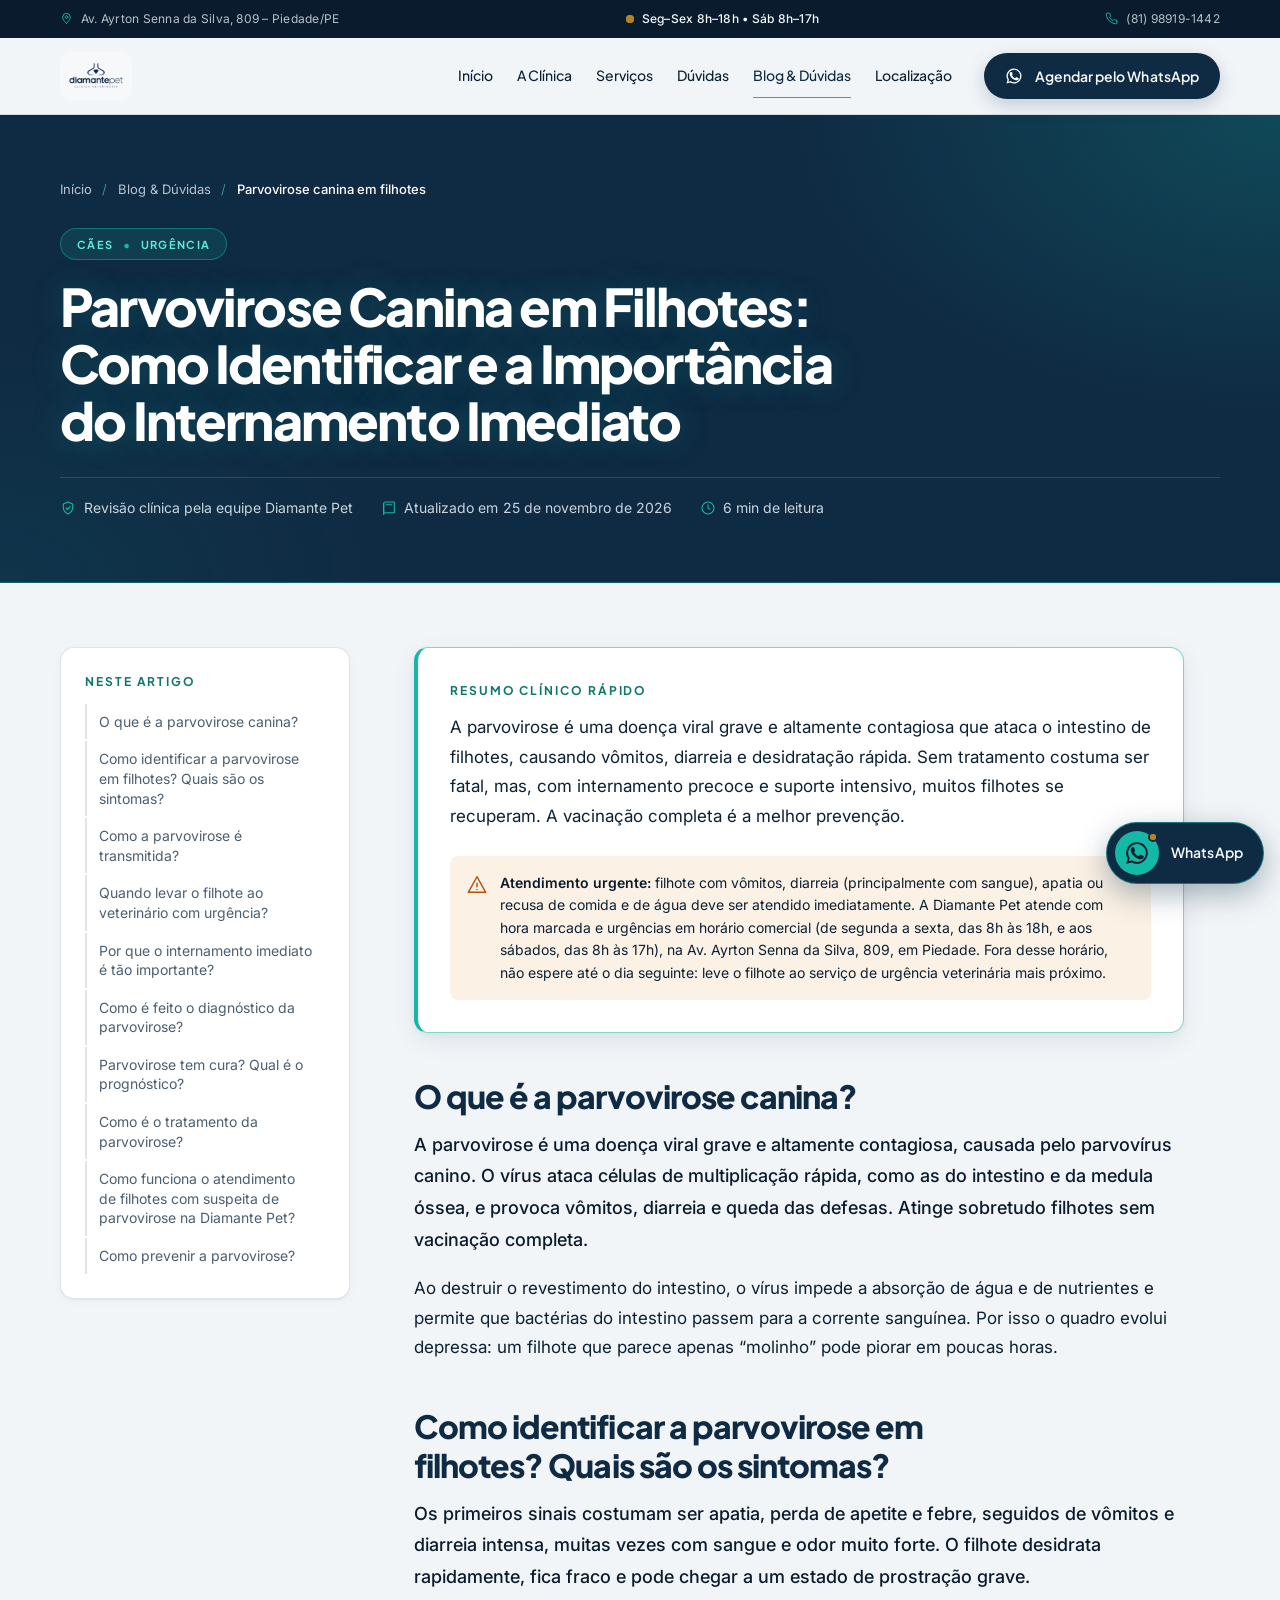
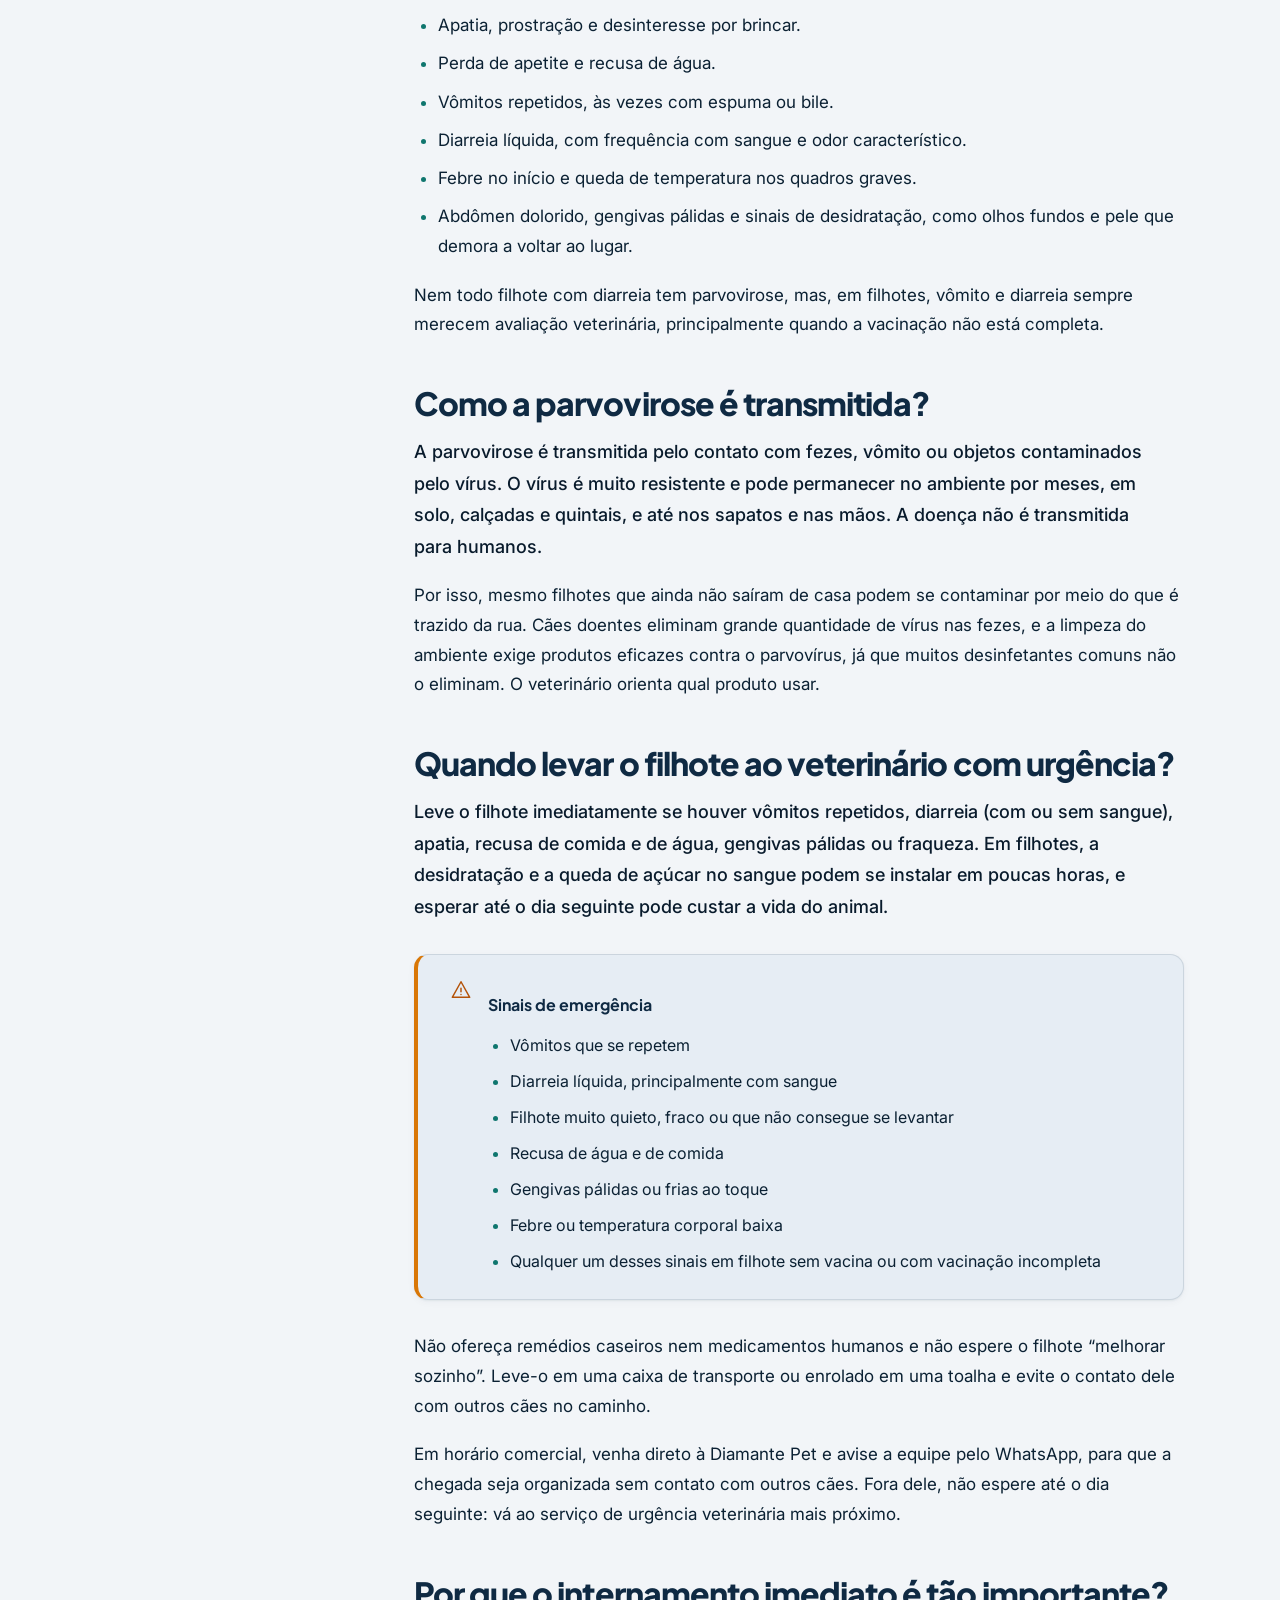
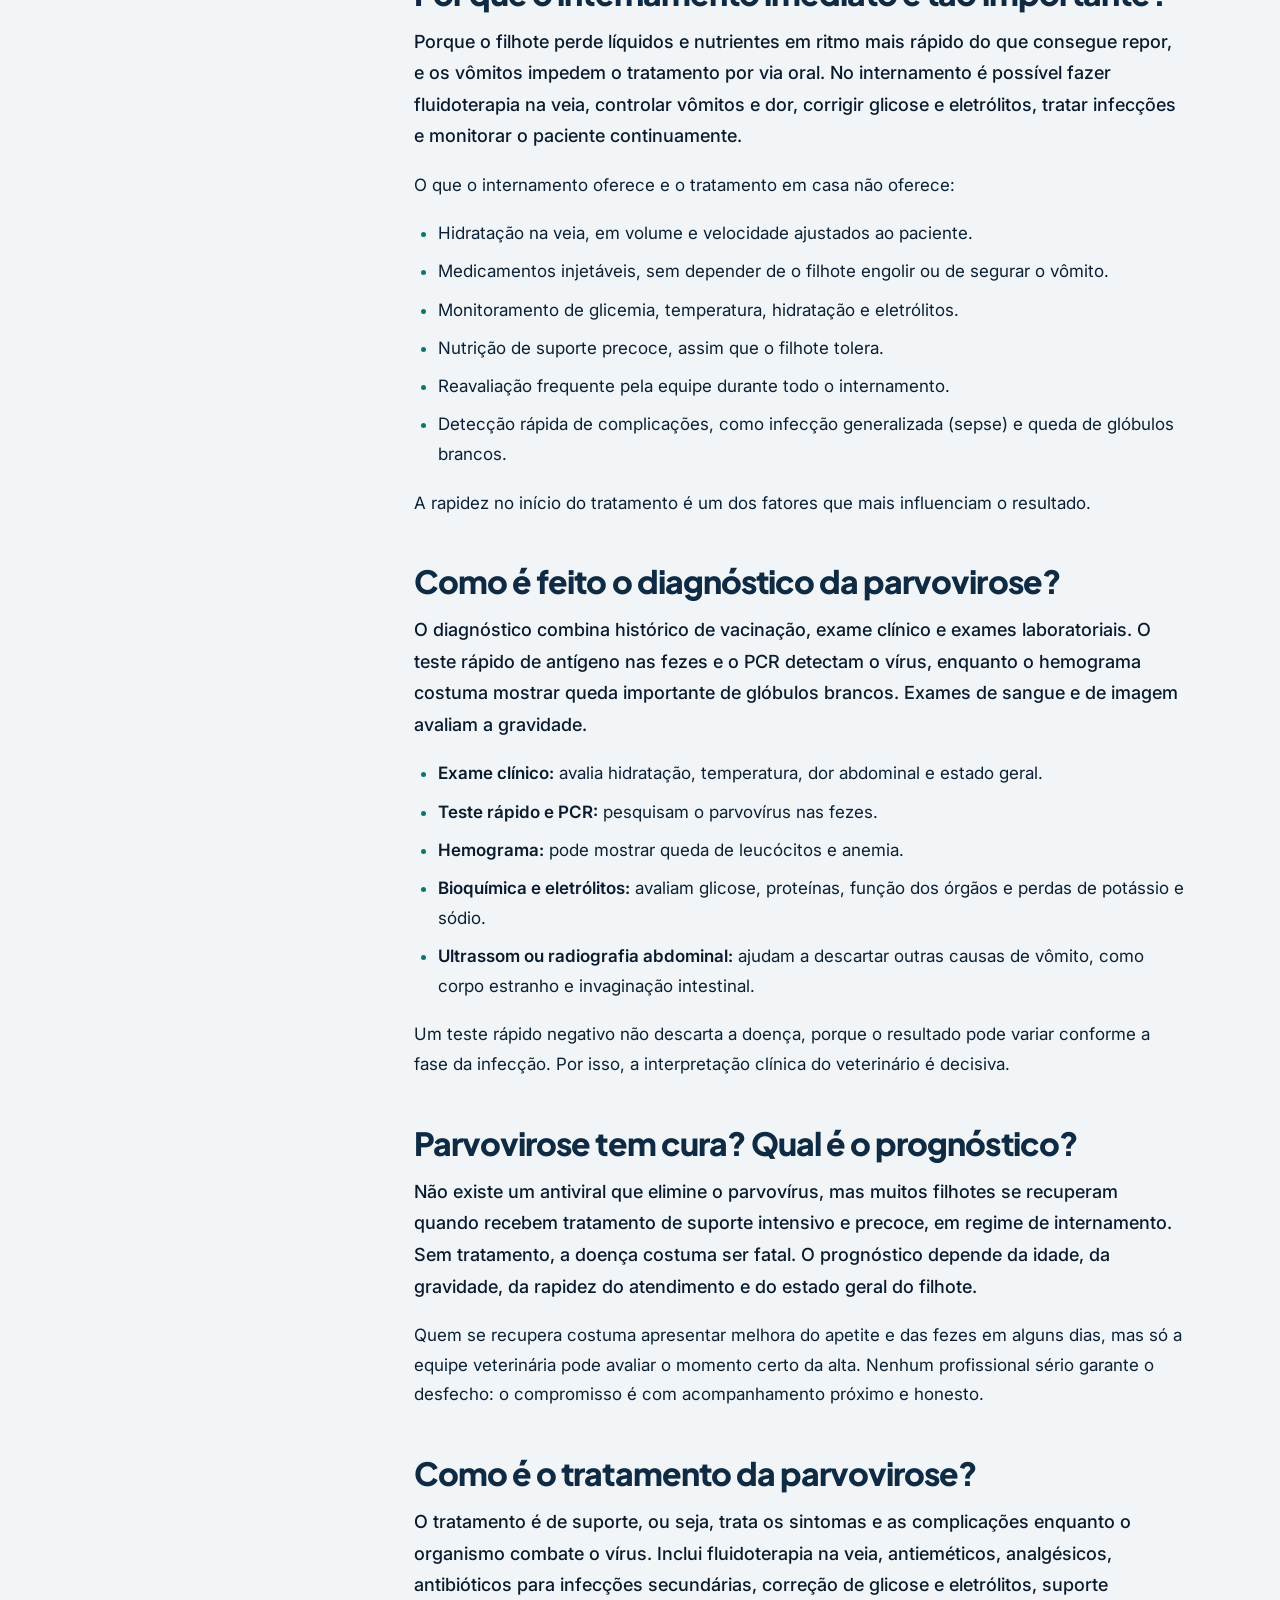
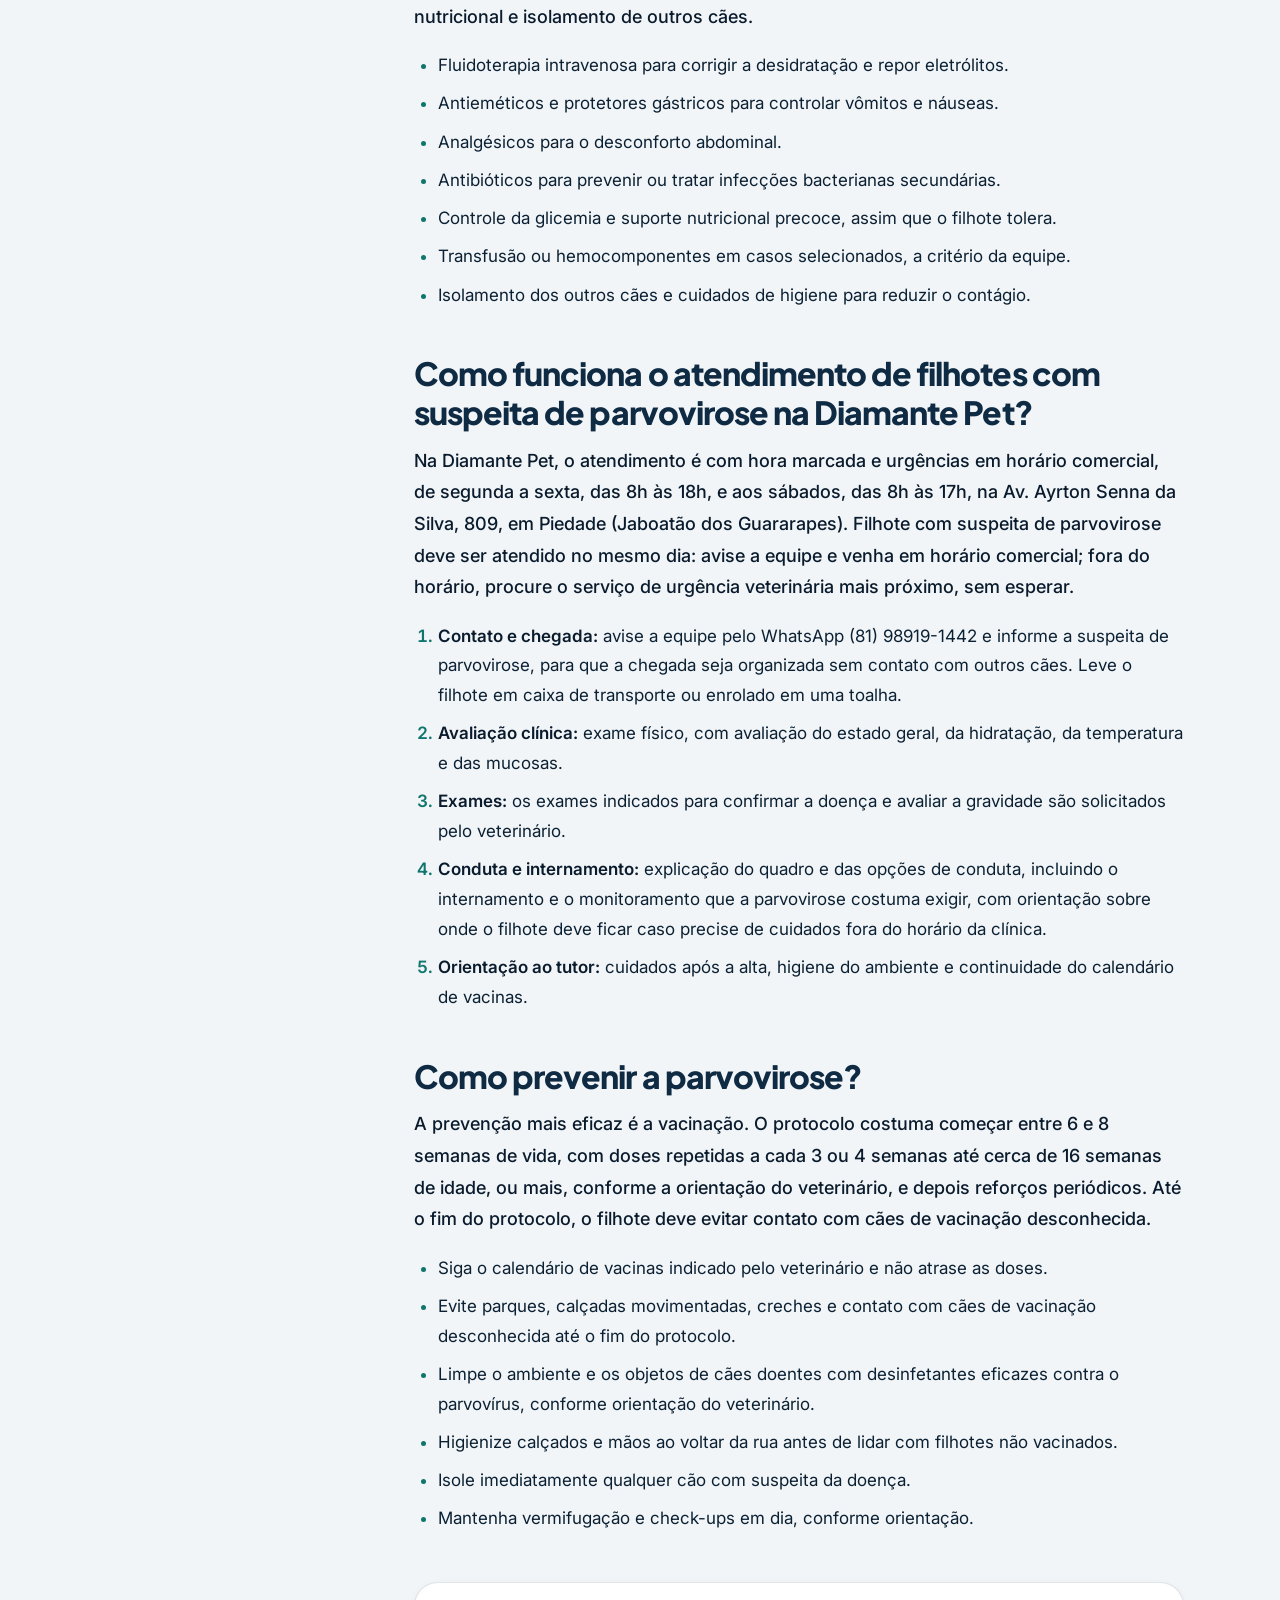
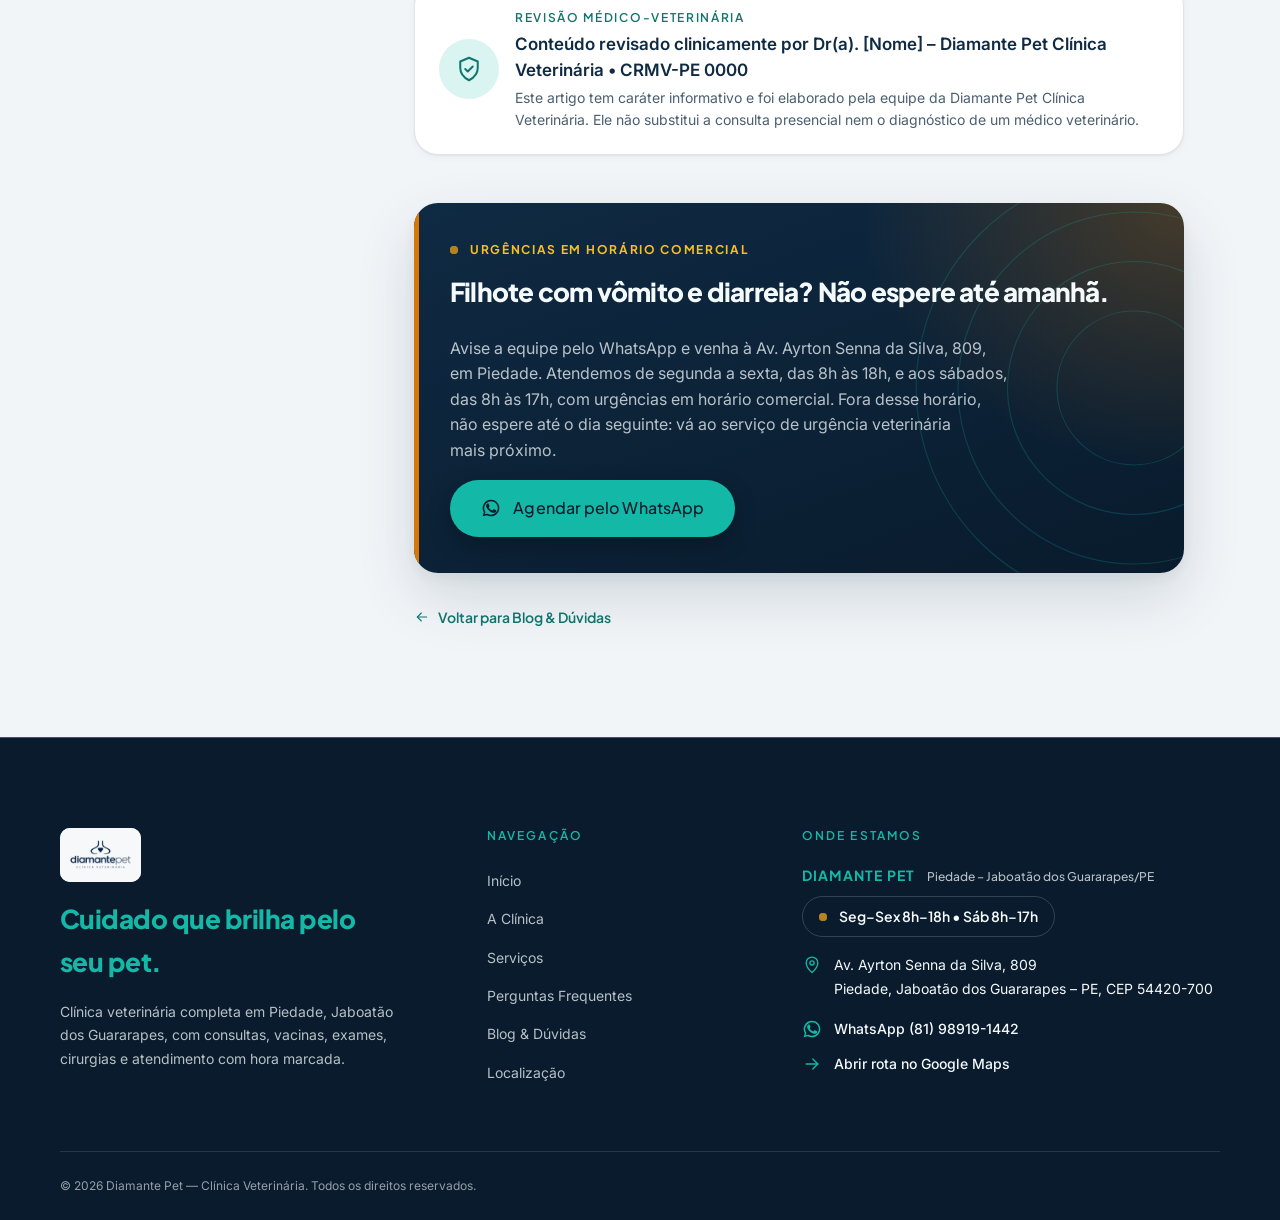
<file: artigo-parvovirose.html>
<!DOCTYPE html>
<html lang="pt-BR">
<head>
  <meta charset="utf-8">
  <meta name="viewport" content="width=device-width, initial-scale=1">

  <title>Parvovirose Canina em Filhotes: Sintomas, Internamento e Atendimento Urgente em Jaboatão dos Guararapes | Diamante Pet</title>
  <meta name="description" content="Parvovirose em filhotes: vômitos, diarreia com sangue e apatia exigem atendimento imediato. Veja sintomas, diagnóstico, tratamento, internamento e prevenção em Jaboatão dos Guararapes.">
  <meta name="theme-color" content="#0F3D5E">

  <!-- Favicon -->
  <link rel="icon" type="image/png" href="favicon.png">

  <!-- Open Graph -->
  <meta property="og:type" content="article">
  <meta property="og:locale" content="pt_BR">
  <meta property="og:site_name" content="Diamante Pet — Clínica Veterinária">
  <meta property="og:title" content="Parvovirose Canina em Filhotes: Como Identificar e a Importância do Internamento Imediato">
  <meta property="og:description" content="Parvovirose em filhotes: vômitos, diarreia com sangue e apatia exigem atendimento imediato. Veja sintomas, diagnóstico, tratamento, internamento e prevenção em Jaboatão dos Guararapes.">

  <!-- Fontes -->
  <link rel="preconnect" href="https://fonts.googleapis.com">
  <link rel="preconnect" href="https://fonts.gstatic.com" crossorigin>
  <link href="https://fonts.googleapis.com/css2?family=Inter:wght@400;500;600&family=Plus+Jakarta+Sans:wght@500;600;700;800&display=swap" rel="stylesheet">

  <!-- Estilos -->
  <link rel="stylesheet" href="style.css">

  <!-- Dados estruturados (SEO local e leitura por IAs) -->
  <script type="application/ld+json">
  {
    "@context": "https://schema.org",
    "@graph": [
      {
        "@type": "VeterinaryCare",
        "@id": "#organization",
        "name": "Diamante Pet Clínica Veterinária",
        "alternateName": "Diamante Pet",
        "telephone": "+5581989191442",
        "address": {
          "@type": "PostalAddress",
          "streetAddress": "Av. Ayrton Senna da Silva, 809",
          "addressLocality": "Jaboatão dos Guararapes",
          "addressRegion": "PE",
          "postalCode": "54420-700",
          "addressCountry": "BR"
        },
        "areaServed": {
          "@type": "City",
          "name": "Jaboatão dos Guararapes"
        },
        "openingHoursSpecification": [
          {
            "@type": "OpeningHoursSpecification",
            "dayOfWeek": [
              "Monday",
              "Tuesday",
              "Wednesday",
              "Thursday",
              "Friday"
            ],
            "opens": "08:00",
            "closes": "18:00"
          },
          {
            "@type": "OpeningHoursSpecification",
            "dayOfWeek": "Saturday",
            "opens": "08:00",
            "closes": "17:00"
          }
        ]
      },
      {
        "@type": "WebSite",
        "@id": "#website",
        "name": "Diamante Pet Clínica Veterinária",
        "inLanguage": "pt-BR",
        "publisher": {
          "@id": "#organization"
        }
      },
      {
        "@type": "MedicalCondition",
        "@id": "artigo-parvovirose.html#condicao",
        "name": "Parvovirose canina",
        "alternateName": [
          "Parvovirose",
          "Parvo",
          "Enterite por parvovírus canino",
          "Canine parvovirus enteritis"
        ],
        "description": "Doença viral grave e muito contagiosa dos cães, causada pelo parvovírus canino (CPV-2), que ataca as células do intestino e da medula óssea e acomete principalmente filhotes não vacinados ou com vacinação incompleta.",
        "signOrSymptom": [
          {
            "@type": "MedicalSymptom",
            "name": "Apatia e prostração"
          },
          {
            "@type": "MedicalSymptom",
            "name": "Perda de apetite"
          },
          {
            "@type": "MedicalSymptom",
            "name": "Vômitos frequentes"
          },
          {
            "@type": "MedicalSymptom",
            "name": "Diarreia intensa, muitas vezes com sangue e odor forte"
          },
          {
            "@type": "MedicalSymptom",
            "name": "Febre ou queda de temperatura"
          },
          {
            "@type": "MedicalSymptom",
            "name": "Desidratação rápida"
          }
        ],
        "possibleTreatment": {
          "@type": "MedicalTherapy",
          "name": "Internamento com fluidoterapia intravenosa, antieméticos, analgesia, antibióticos para infecções secundárias, suporte nutricional e monitoramento contínuo"
        },
        "riskFactor": {
          "@type": "MedicalRiskFactor",
          "name": "Filhotes não vacinados ou com esquema vacinal incompleto, sobretudo entre 6 semanas e 6 meses de idade"
        }
      },
      {
        "@type": [
          "MedicalWebPage",
          "WebPage"
        ],
        "@id": "artigo-parvovirose.html#webpage",
        "url": "artigo-parvovirose.html",
        "name": "Parvovirose Canina em Filhotes: Como Identificar e a Importância do Internamento Imediato",
        "description": "Entenda como identificar a parvovirose em filhotes, por que o internamento imediato é importante, o diagnóstico, o tratamento e a prevenção, e como funciona o atendimento na Diamante Pet Clínica Veterinária, em Piedade, Jaboatão dos Guararapes – PE.",
        "inLanguage": "pt-BR",
        "isPartOf": {
          "@id": "#website"
        },
        "about": [
          {
            "@id": "artigo-parvovirose.html#condicao"
          }
        ],
        "mainEntity": {
          "@id": "artigo-parvovirose.html#article"
        },
        "breadcrumb": {
          "@id": "artigo-parvovirose.html#breadcrumb"
        },
        "datePublished": "2026-11-25",
        "dateModified": "2026-11-25",
        "lastReviewed": "2026-11-25",
        "reviewedBy": {
          "@id": "#organization"
        },
        "author": {
          "@id": "#organization"
        },
        "publisher": {
          "@id": "#organization"
        },
        "audience": {
          "@type": "PeopleAudience",
          "audienceType": "Tutores de cães"
        },
        "specialty": "Veterinary medicine",
        "speakable": {
          "@type": "SpeakableSpecification",
          "cssSelector": [
            ".tldr__text",
            ".answer"
          ]
        }
      },
      {
        "@type": "Article",
        "@id": "artigo-parvovirose.html#article",
        "headline": "Parvovirose Canina em Filhotes: Como Identificar e a Importância do Internamento Imediato",
        "description": "Entenda como identificar a parvovirose em filhotes, por que o internamento imediato é importante, o diagnóstico, o tratamento e a prevenção, e como funciona o atendimento na Diamante Pet Clínica Veterinária, em Piedade, Jaboatão dos Guararapes – PE.",
        "inLanguage": "pt-BR",
        "articleSection": "Doenças em cães",
        "keywords": "parvovirose canina, parvovirose em filhotes, sintomas de parvovirose, filhote com diarreia e vômito, internamento parvovirose, veterinário em Piedade, Jaboatão dos Guararapes, Diamante Pet",
        "datePublished": "2026-11-25",
        "dateModified": "2026-11-25",
        "mainEntityOfPage": {
          "@id": "artigo-parvovirose.html#webpage"
        },
        "about": [
          {
            "@id": "artigo-parvovirose.html#condicao"
          }
        ],
        "author": {
          "@id": "#organization"
        },
        "reviewedBy": {
          "@id": "#organization"
        },
        "publisher": {
          "@id": "#organization"
        },
        "isAccessibleForFree": true
      },
      {
        "@type": "FAQPage",
        "@id": "artigo-parvovirose.html#faq",
        "url": "artigo-parvovirose.html",
        "inLanguage": "pt-BR",
        "isPartOf": {
          "@id": "artigo-parvovirose.html#webpage"
        },
        "mainEntity": [
          {
            "@type": "Question",
            "name": "O que é a parvovirose canina?",
            "acceptedAnswer": {
              "@type": "Answer",
              "text": "A parvovirose é uma doença viral grave e altamente contagiosa, causada pelo parvovírus canino. O vírus ataca células de multiplicação rápida, como as do intestino e da medula óssea, e provoca vômitos, diarreia e queda das defesas. Atinge sobretudo filhotes sem vacinação completa."
            }
          },
          {
            "@type": "Question",
            "name": "Como identificar a parvovirose em filhotes? Quais são os sintomas?",
            "acceptedAnswer": {
              "@type": "Answer",
              "text": "Os primeiros sinais costumam ser apatia, perda de apetite e febre, seguidos de vômitos e diarreia intensa, muitas vezes com sangue e odor muito forte. O filhote desidrata rapidamente, fica fraco e pode chegar a um estado de prostração grave."
            }
          },
          {
            "@type": "Question",
            "name": "Como a parvovirose é transmitida?",
            "acceptedAnswer": {
              "@type": "Answer",
              "text": "A parvovirose é transmitida pelo contato com fezes, vômito ou objetos contaminados pelo vírus. O vírus é muito resistente e pode permanecer no ambiente por meses, em solo, calçadas e quintais, e até nos sapatos e nas mãos. A doença não é transmitida para humanos."
            }
          },
          {
            "@type": "Question",
            "name": "Quando levar o filhote ao veterinário com urgência?",
            "acceptedAnswer": {
              "@type": "Answer",
              "text": "Leve o filhote imediatamente se houver vômitos repetidos, diarreia (com ou sem sangue), apatia, recusa de comida e de água, gengivas pálidas ou fraqueza. Em filhotes, a desidratação e a queda de açúcar no sangue podem se instalar em poucas horas, e esperar até o dia seguinte pode custar a vida do animal."
            }
          },
          {
            "@type": "Question",
            "name": "Por que o internamento imediato é tão importante?",
            "acceptedAnswer": {
              "@type": "Answer",
              "text": "Porque o filhote perde líquidos e nutrientes em ritmo mais rápido do que consegue repor, e os vômitos impedem o tratamento por via oral. No internamento é possível fazer fluidoterapia na veia, controlar vômitos e dor, corrigir glicose e eletrólitos, tratar infecções e monitorar o paciente continuamente."
            }
          },
          {
            "@type": "Question",
            "name": "Como é feito o diagnóstico da parvovirose?",
            "acceptedAnswer": {
              "@type": "Answer",
              "text": "O diagnóstico combina histórico de vacinação, exame clínico e exames laboratoriais. O teste rápido de antígeno nas fezes e o PCR detectam o vírus, enquanto o hemograma costuma mostrar queda importante de glóbulos brancos. Exames de sangue e de imagem avaliam a gravidade."
            }
          },
          {
            "@type": "Question",
            "name": "Parvovirose tem cura? Qual é o prognóstico?",
            "acceptedAnswer": {
              "@type": "Answer",
              "text": "Não existe um antiviral que elimine o parvovírus, mas muitos filhotes se recuperam quando recebem tratamento de suporte intensivo e precoce, em regime de internamento. Sem tratamento, a doença costuma ser fatal. O prognóstico depende da idade, da gravidade, da rapidez do atendimento e do estado geral do filhote."
            }
          },
          {
            "@type": "Question",
            "name": "Como é o tratamento da parvovirose?",
            "acceptedAnswer": {
              "@type": "Answer",
              "text": "O tratamento é de suporte, ou seja, trata os sintomas e as complicações enquanto o organismo combate o vírus. Inclui fluidoterapia na veia, antieméticos, analgésicos, antibióticos para infecções secundárias, correção de glicose e eletrólitos, suporte nutricional e isolamento de outros cães."
            }
          },
          {
            "@type": "Question",
            "name": "Como funciona o atendimento de filhotes com suspeita de parvovirose na Diamante Pet?",
            "acceptedAnswer": {
              "@type": "Answer",
              "text": "Na Diamante Pet, o atendimento é com hora marcada e urgências em horário comercial, de segunda a sexta, das 8h às 18h, e aos sábados, das 8h às 17h, na Av. Ayrton Senna da Silva, 809, em Piedade (Jaboatão dos Guararapes). Filhote com suspeita de parvovirose deve ser atendido no mesmo dia: avise a equipe e venha em horário comercial; fora do horário, procure o serviço de urgência veterinária mais próximo, sem esperar."
            }
          },
          {
            "@type": "Question",
            "name": "Como prevenir a parvovirose?",
            "acceptedAnswer": {
              "@type": "Answer",
              "text": "A prevenção mais eficaz é a vacinação. O protocolo costuma começar entre 6 e 8 semanas de vida, com doses repetidas a cada 3 ou 4 semanas até cerca de 16 semanas de idade, ou mais, conforme a orientação do veterinário, e depois reforços periódicos. Até o fim do protocolo, o filhote deve evitar contato com cães de vacinação desconhecida."
            }
          }
        ]
      },
      {
        "@type": "BreadcrumbList",
        "@id": "artigo-parvovirose.html#breadcrumb",
        "itemListElement": [
          {
            "@type": "ListItem",
            "position": 1,
            "name": "Início",
            "item": "index.html"
          },
          {
            "@type": "ListItem",
            "position": 2,
            "name": "Blog & Dúvidas",
            "item": "blog.html"
          },
          {
            "@type": "ListItem",
            "position": 3,
            "name": "Parvovirose canina em filhotes",
            "item": "artigo-parvovirose.html"
          }
        ]
      }
    ]
  }
  </script>

<link rel="icon" type="image/png" href="favicon.png">
</head>
<body>
  <a class="skip-link" href="#conteudo">Ir para o conteúdo principal</a>

  <header class="site-header">

    <!-- Topbar -->
    <div class="topbar">
      <div class="container topbar__inner">
        <span class="topbar__item topbar__address">
          <svg width="13" height="13" viewBox="0 0 24 24" fill="none" stroke="currentColor" stroke-width="1.8" stroke-linecap="round" stroke-linejoin="round" aria-hidden="true">
            <path d="M12 21s7-6.2 7-11.5A7 7 0 0 0 5 9.5C5 14.8 12 21 12 21z"></path>
            <circle cx="12" cy="9.5" r="2.5"></circle>
          </svg>
          Av. Ayrton Senna da Silva, 809 – Piedade/PE
        </span>

        <span class="topbar__item topbar__status" role="status" data-open-status>
          <span class="pulse" aria-hidden="true"></span>
          <span class="js-status-text">Seg–Sex 8h–18h • Sáb 8h–17h</span>
        </span>

        <a class="topbar__item topbar__phone" href="tel:+5581989191442" aria-label="Ligar para (81) 98919-1442">
          <svg width="13" height="13" viewBox="0 0 24 24" fill="none" stroke="currentColor" stroke-width="1.8" stroke-linecap="round" stroke-linejoin="round" aria-hidden="true">
            <path d="M22 16.9v3a2 2 0 0 1-2.2 2 19.8 19.8 0 0 1-8.6-3.1 19.5 19.5 0 0 1-6-6A19.8 19.8 0 0 1 2.1 4.2 2 2 0 0 1 4.1 2h3a2 2 0 0 1 2 1.7c.1 1 .4 1.9.7 2.8a2 2 0 0 1-.5 2.1L8.1 9.9a16 16 0 0 0 6 6l1.3-1.3a2 2 0 0 1 2.1-.4c.9.3 1.8.6 2.8.7a2 2 0 0 1 1.7 2z"></path>
          </svg>
          <span class="topbar__phone-label">(81) 98919-1442</span>
        </a>
      </div>
    </div>

    <!-- Navegação principal -->
    <div class="nav-bar">
      <div class="container nav-bar__inner">

        <a class="brand" href="index.html" aria-label="Diamante Pet — Clínica Veterinária: página inicial">
          <span class="brand__logo"><img src="logo-diamante-pet.png" alt="Logo Diamante Pet Clínica Veterinária" width="753" height="360"></span>
        </a>

        <nav class="nav" id="site-nav" aria-label="Navegação principal">
          <ul class="nav__list">
            <li><a class="nav__link" href="index.html">Início</a></li>
            <li><a class="nav__link" href="index.html#clinica">A Clínica</a></li>
            <li><a class="nav__link" href="index.html#servicos">Serviços</a></li>
            <li><a class="nav__link" href="index.html#faq">Dúvidas</a></li>
            <li><a class="nav__link" href="blog.html" aria-current="page">Blog &amp; Dúvidas</a></li>
            <li><a class="nav__link" href="index.html#localizacao">Localização</a></li>
          </ul>

          <a class="btn btn--primary nav__cta"
             href="https://wa.me/5581989191442?text=Ol%C3%A1%2C%20gostaria%20de%20agendar%20um%20atendimento%20para%20o%20meu%20pet."
             target="_blank" rel="noopener"
             aria-label="Agendar pelo WhatsApp">
            <svg width="18" height="18" viewBox="0 0 24 24" fill="currentColor" aria-hidden="true"><path d="M17.5 14.4c-.3-.1-1.7-.8-2-.9-.3-.1-.5-.1-.7.1-.2.3-.8.9-.9 1.1-.2.2-.3.2-.6.1-.3-.1-1.2-.4-2.3-1.4-.8-.8-1.4-1.7-1.6-2-.2-.3 0-.4.1-.6l.4-.5c.1-.2.2-.3.3-.5.1-.2 0-.4 0-.5-.1-.1-.7-1.6-.9-2.2-.2-.6-.5-.5-.7-.5h-.6c-.2 0-.5.1-.8.4-.3.3-1 1-1 2.5s1.1 2.9 1.2 3.1c.1.2 2.1 3.2 5.1 4.5.7.3 1.3.5 1.7.6.7.2 1.4.2 1.9.1.6-.1 1.7-.7 2-1.4.2-.7.2-1.3.2-1.4-.1-.1-.3-.2-.6-.3z"></path><path d="M12 2a10 10 0 0 0-8.6 15.1L2 22l5-1.3A10 10 0 1 0 12 2zm0 18.2c-1.5 0-3-.4-4.2-1.2l-.3-.2-3 .8.8-2.9-.2-.3A8.2 8.2 0 1 1 12 20.2z"></path></svg>
            <span class="nav__cta-label">Agendar pelo WhatsApp</span>
          </a>

          <button class="menu-toggle" type="button" aria-expanded="false" aria-controls="site-nav" aria-label="Abrir menu">
            <span class="menu-toggle__bars" aria-hidden="true">
              <span></span><span></span><span></span>
            </span>
          </button>
        </nav>

      </div>
    </div>
  </header>

  <main id="conteudo">

    <!-- Cabeçalho do artigo -->
    <header class="article-hero">
      <div class="container">

        <nav class="breadcrumb" aria-label="Você está em">
          <ol>
            <li><a href="index.html">Início</a></li>
            <li><a href="blog.html">Blog &amp; Dúvidas</a></li>
            <li><span aria-current="page">Parvovirose canina em filhotes</span></li>
          </ol>
        </nav>

        <div class="article-hero__tags">
          <span class="article-tag">Cães</span>
          <span class="article-tag article-tag--urgent">Urgência</span>
        </div>

        <h1 class="article-hero__title">Parvovirose Canina em Filhotes: Como Identificar e a Importância do Internamento Imediato</h1>

        <ul class="article-meta" aria-label="Informações do artigo">
          <li>
            <svg class="icon" width="16" height="16" aria-hidden="true" focusable="false"><use href="#i-shield"></use></svg>
            Revisão clínica pela equipe Diamante Pet
          </li>
          <li>
            <svg class="icon" width="16" height="16" aria-hidden="true" focusable="false"><use href="#i-book"></use></svg>
            Atualizado em <time datetime="2026-11-25">25 de novembro de 2026</time>
          </li>
          <li>
            <svg class="icon" width="16" height="16" aria-hidden="true" focusable="false"><use href="#i-clock"></use></svg>
            6 min de leitura
          </li>
        </ul>

      </div>
    </header>

    <div class="article-section">
      <div class="container article__layout">

        <!-- Sumário lateral -->
        <aside class="toc" aria-label="Neste artigo">
          <p class="toc__title">Neste artigo</p>
          <ol class="toc__list" id="toc-list">
            <li><a href="#o-que-e">O que é a parvovirose canina?</a></li>
            <li><a href="#sintomas">Como identificar a parvovirose em filhotes? Quais são os sintomas?</a></li>
            <li><a href="#transmissao">Como a parvovirose é transmitida?</a></li>
            <li><a href="#quando-urgencia">Quando levar o filhote ao veterinário com urgência?</a></li>
            <li><a href="#internamento">Por que o internamento imediato é tão importante?</a></li>
            <li><a href="#diagnostico">Como é feito o diagnóstico da parvovirose?</a></li>
            <li><a href="#tem-cura">Parvovirose tem cura? Qual é o prognóstico?</a></li>
            <li><a href="#tratamento">Como é o tratamento da parvovirose?</a></li>
            <li><a href="#atendimento">Como funciona o atendimento de filhotes com suspeita de parvovirose na Diamante Pet?</a></li>
            <li><a href="#prevencao">Como prevenir a parvovirose?</a></li>
          </ol>
        </aside>

        <!-- Corpo do artigo -->
        <article class="article__body prose">

          <!-- Resumo Clínico Rápido (TL;DR) -->
          <aside class="tldr" aria-labelledby="tldr-title">
            <p class="tldr__label" id="tldr-title">Resumo Clínico Rápido</p>
            <p class="tldr__text">
              A parvovirose é uma doença viral grave e altamente contagiosa que ataca o intestino de filhotes, causando vômitos, diarreia e desidratação rápida. Sem tratamento costuma ser fatal, mas, com internamento precoce e suporte intensivo, muitos filhotes se recuperam. A vacinação completa é a melhor prevenção.
            </p>
            <div class="tldr__alert" role="note">
              <svg class="icon" width="22" height="22" aria-hidden="true" focusable="false"><use href="#i-alert"></use></svg>
              <p>
                <strong>Atendimento urgente:</strong> filhote com vômitos, diarreia (principalmente com sangue), apatia ou recusa de comida e de água deve ser atendido imediatamente. A Diamante Pet atende com hora marcada e urgências em horário comercial (de segunda a sexta, das 8h às 18h, e aos sábados, das 8h às 17h), na Av. Ayrton Senna da Silva, 809, em Piedade. Fora desse horário, não espere até o dia seguinte: leve o filhote ao serviço de urgência veterinária mais próximo.
              </p>
            </div>
          </aside>

        <section class="article__section" aria-labelledby="h-o-que-e">
          <h2 id="o-que-e"><span id="h-o-que-e">O que é a parvovirose canina?</span></h2>
          <p class="answer">A parvovirose é uma doença viral grave e altamente contagiosa, causada pelo parvovírus canino. O vírus ataca células de multiplicação rápida, como as do intestino e da medula óssea, e provoca vômitos, diarreia e queda das defesas. Atinge sobretudo filhotes sem vacinação completa.</p>
        <p>Ao destruir o revestimento do intestino, o vírus impede a absorção de água e de nutrientes e permite que bactérias do intestino passem para a corrente sanguínea. Por isso o quadro evolui depressa: um filhote que parece apenas “molinho” pode piorar em poucas horas.</p>
        </section>

        <section class="article__section" aria-labelledby="h-sintomas">
          <h2 id="sintomas"><span id="h-sintomas">Como identificar a parvovirose em filhotes? Quais são os sintomas?</span></h2>
          <p class="answer">Os primeiros sinais costumam ser apatia, perda de apetite e febre, seguidos de vômitos e diarreia intensa, muitas vezes com sangue e odor muito forte. O filhote desidrata rapidamente, fica fraco e pode chegar a um estado de prostração grave.</p>
        <ul>
          <li>Apatia, prostração e desinteresse por brincar.</li>
          <li>Perda de apetite e recusa de água.</li>
          <li>Vômitos repetidos, às vezes com espuma ou bile.</li>
          <li>Diarreia líquida, com frequência com sangue e odor característico.</li>
          <li>Febre no início e queda de temperatura nos quadros graves.</li>
          <li>Abdômen dolorido, gengivas pálidas e sinais de desidratação, como olhos fundos e pele que demora a voltar ao lugar.</li>
        </ul>
        <p>Nem todo filhote com diarreia tem parvovirose, mas, em filhotes, vômito e diarreia sempre merecem avaliação veterinária, principalmente quando a vacinação não está completa.</p>
        </section>

        <section class="article__section" aria-labelledby="h-transmissao">
          <h2 id="transmissao"><span id="h-transmissao">Como a parvovirose é transmitida?</span></h2>
          <p class="answer">A parvovirose é transmitida pelo contato com fezes, vômito ou objetos contaminados pelo vírus. O vírus é muito resistente e pode permanecer no ambiente por meses, em solo, calçadas e quintais, e até nos sapatos e nas mãos. A doença não é transmitida para humanos.</p>
        <p>Por isso, mesmo filhotes que ainda não saíram de casa podem se contaminar por meio do que é trazido da rua. Cães doentes eliminam grande quantidade de vírus nas fezes, e a limpeza do ambiente exige produtos eficazes contra o parvovírus, já que muitos desinfetantes comuns não o eliminam. O veterinário orienta qual produto usar.</p>
        </section>

        <section class="article__section" aria-labelledby="h-quando-urgencia">
          <h2 id="quando-urgencia"><span id="h-quando-urgencia">Quando levar o filhote ao veterinário com urgência?</span></h2>
          <p class="answer">Leve o filhote imediatamente se houver vômitos repetidos, diarreia (com ou sem sangue), apatia, recusa de comida e de água, gengivas pálidas ou fraqueza. Em filhotes, a desidratação e a queda de açúcar no sangue podem se instalar em poucas horas, e esperar até o dia seguinte pode custar a vida do animal.</p>
        <div class="callout" role="note">
          <span class="callout__icon"><svg class="icon" width="22" height="22" aria-hidden="true" focusable="false"><use href="#i-alert"></use></svg></span>
          <div>
            <p class="callout__title">Sinais de emergência</p>
            <ul>
              <li>Vômitos que se repetem</li>
              <li>Diarreia líquida, principalmente com sangue</li>
              <li>Filhote muito quieto, fraco ou que não consegue se levantar</li>
              <li>Recusa de água e de comida</li>
              <li>Gengivas pálidas ou frias ao toque</li>
              <li>Febre ou temperatura corporal baixa</li>
              <li>Qualquer um desses sinais em filhote sem vacina ou com vacinação incompleta</li>
            </ul>
          </div>
        </div>
        <p>Não ofereça remédios caseiros nem medicamentos humanos e não espere o filhote “melhorar sozinho”. Leve-o em uma caixa de transporte ou enrolado em uma toalha e evite o contato dele com outros cães no caminho.</p>
        <p>Em horário comercial, venha direto à Diamante Pet e avise a equipe pelo WhatsApp, para que a chegada seja organizada sem contato com outros cães. Fora dele, não espere até o dia seguinte: vá ao serviço de urgência veterinária mais próximo.</p>
        </section>

        <section class="article__section" aria-labelledby="h-internamento">
          <h2 id="internamento"><span id="h-internamento">Por que o internamento imediato é tão importante?</span></h2>
          <p class="answer">Porque o filhote perde líquidos e nutrientes em ritmo mais rápido do que consegue repor, e os vômitos impedem o tratamento por via oral. No internamento é possível fazer fluidoterapia na veia, controlar vômitos e dor, corrigir glicose e eletrólitos, tratar infecções e monitorar o paciente continuamente.</p>
        <p>O que o internamento oferece e o tratamento em casa não oferece:</p>
        <ul>
          <li>Hidratação na veia, em volume e velocidade ajustados ao paciente.</li>
          <li>Medicamentos injetáveis, sem depender de o filhote engolir ou de segurar o vômito.</li>
          <li>Monitoramento de glicemia, temperatura, hidratação e eletrólitos.</li>
          <li>Nutrição de suporte precoce, assim que o filhote tolera.</li>
          <li>Reavaliação frequente pela equipe durante todo o internamento.</li>
          <li>Detecção rápida de complicações, como infecção generalizada (sepse) e queda de glóbulos brancos.</li>
        </ul>
        <p>A rapidez no início do tratamento é um dos fatores que mais influenciam o resultado.</p>
        </section>

        <section class="article__section" aria-labelledby="h-diagnostico">
          <h2 id="diagnostico"><span id="h-diagnostico">Como é feito o diagnóstico da parvovirose?</span></h2>
          <p class="answer">O diagnóstico combina histórico de vacinação, exame clínico e exames laboratoriais. O teste rápido de antígeno nas fezes e o PCR detectam o vírus, enquanto o hemograma costuma mostrar queda importante de glóbulos brancos. Exames de sangue e de imagem avaliam a gravidade.</p>
        <ul>
          <li><strong>Exame clínico:</strong> avalia hidratação, temperatura, dor abdominal e estado geral.</li>
          <li><strong>Teste rápido e PCR:</strong> pesquisam o parvovírus nas fezes.</li>
          <li><strong>Hemograma:</strong> pode mostrar queda de leucócitos e anemia.</li>
          <li><strong>Bioquímica e eletrólitos:</strong> avaliam glicose, proteínas, função dos órgãos e perdas de potássio e sódio.</li>
          <li><strong>Ultrassom ou radiografia abdominal:</strong> ajudam a descartar outras causas de vômito, como corpo estranho e invaginação intestinal.</li>
        </ul>
        <p>Um teste rápido negativo não descarta a doença, porque o resultado pode variar conforme a fase da infecção. Por isso, a interpretação clínica do veterinário é decisiva.</p>
        </section>

        <section class="article__section" aria-labelledby="h-tem-cura">
          <h2 id="tem-cura"><span id="h-tem-cura">Parvovirose tem cura? Qual é o prognóstico?</span></h2>
          <p class="answer">Não existe um antiviral que elimine o parvovírus, mas muitos filhotes se recuperam quando recebem tratamento de suporte intensivo e precoce, em regime de internamento. Sem tratamento, a doença costuma ser fatal. O prognóstico depende da idade, da gravidade, da rapidez do atendimento e do estado geral do filhote.</p>
        <p>Quem se recupera costuma apresentar melhora do apetite e das fezes em alguns dias, mas só a equipe veterinária pode avaliar o momento certo da alta. Nenhum profissional sério garante o desfecho: o compromisso é com acompanhamento próximo e honesto.</p>
        </section>

        <section class="article__section" aria-labelledby="h-tratamento">
          <h2 id="tratamento"><span id="h-tratamento">Como é o tratamento da parvovirose?</span></h2>
          <p class="answer">O tratamento é de suporte, ou seja, trata os sintomas e as complicações enquanto o organismo combate o vírus. Inclui fluidoterapia na veia, antieméticos, analgésicos, antibióticos para infecções secundárias, correção de glicose e eletrólitos, suporte nutricional e isolamento de outros cães.</p>
        <ul>
          <li>Fluidoterapia intravenosa para corrigir a desidratação e repor eletrólitos.</li>
          <li>Antieméticos e protetores gástricos para controlar vômitos e náuseas.</li>
          <li>Analgésicos para o desconforto abdominal.</li>
          <li>Antibióticos para prevenir ou tratar infecções bacterianas secundárias.</li>
          <li>Controle da glicemia e suporte nutricional precoce, assim que o filhote tolera.</li>
          <li>Transfusão ou hemocomponentes em casos selecionados, a critério da equipe.</li>
          <li>Isolamento dos outros cães e cuidados de higiene para reduzir o contágio.</li>
        </ul>
        </section>

        <section class="article__section" aria-labelledby="h-atendimento">
          <h2 id="atendimento"><span id="h-atendimento">Como funciona o atendimento de filhotes com suspeita de parvovirose na Diamante Pet?</span></h2>
          <p class="answer">Na Diamante Pet, o atendimento é com hora marcada e urgências em horário comercial, de segunda a sexta, das 8h às 18h, e aos sábados, das 8h às 17h, na Av. Ayrton Senna da Silva, 809, em Piedade (Jaboatão dos Guararapes). Filhote com suspeita de parvovirose deve ser atendido no mesmo dia: avise a equipe e venha em horário comercial; fora do horário, procure o serviço de urgência veterinária mais próximo, sem esperar.</p>
        <ol>
          <li><strong>Contato e chegada:</strong> avise a equipe pelo WhatsApp (81) 98919-1442 e informe a suspeita de parvovirose, para que a chegada seja organizada sem contato com outros cães. Leve o filhote em caixa de transporte ou enrolado em uma toalha.</li>
          <li><strong>Avaliação clínica:</strong> exame físico, com avaliação do estado geral, da hidratação, da temperatura e das mucosas.</li>
          <li><strong>Exames:</strong> os exames indicados para confirmar a doença e avaliar a gravidade são solicitados pelo veterinário.</li>
          <li><strong>Conduta e internamento:</strong> explicação do quadro e das opções de conduta, incluindo o internamento e o monitoramento que a parvovirose costuma exigir, com orientação sobre onde o filhote deve ficar caso precise de cuidados fora do horário da clínica.</li>
          <li><strong>Orientação ao tutor:</strong> cuidados após a alta, higiene do ambiente e continuidade do calendário de vacinas.</li>
        </ol>
        </section>

        <section class="article__section" aria-labelledby="h-prevencao">
          <h2 id="prevencao"><span id="h-prevencao">Como prevenir a parvovirose?</span></h2>
          <p class="answer">A prevenção mais eficaz é a vacinação. O protocolo costuma começar entre 6 e 8 semanas de vida, com doses repetidas a cada 3 ou 4 semanas até cerca de 16 semanas de idade, ou mais, conforme a orientação do veterinário, e depois reforços periódicos. Até o fim do protocolo, o filhote deve evitar contato com cães de vacinação desconhecida.</p>
        <ul>
          <li>Siga o calendário de vacinas indicado pelo veterinário e não atrase as doses.</li>
          <li>Evite parques, calçadas movimentadas, creches e contato com cães de vacinação desconhecida até o fim do protocolo.</li>
          <li>Limpe o ambiente e os objetos de cães doentes com desinfetantes eficazes contra o parvovírus, conforme orientação do veterinário.</li>
          <li>Higienize calçados e mãos ao voltar da rua antes de lidar com filhotes não vacinados.</li>
          <li>Isole imediatamente qualquer cão com suspeita da doença.</li>
          <li>Mantenha vermifugação e check-ups em dia, conforme orientação.</li>
        </ul>
        </section>

          <!-- Bloco de autoridade médica (E-E-A-T) -->
          <aside class="author-box" aria-labelledby="author-title">
            <span class="author-box__seal" aria-hidden="true">
              <svg class="icon" width="30" height="30" focusable="false"><use href="#i-shield"></use></svg>
            </span>
            <div class="author-box__body">
              <p class="author-box__label" id="author-title">Revisão médico-veterinária</p>
              <!-- EDITAR: substitua [Nome] pelo nome do médico revisor e 0000 pelo número do CRMV-PE -->
              <p class="author-box__text">Conteúdo revisado clinicamente por Dr(a). [Nome] – Diamante Pet Clínica Veterinária • CRMV-PE 0000</p>
              <p class="author-box__note">
                Este artigo tem caráter informativo e foi elaborado pela equipe da Diamante Pet Clínica Veterinária. Ele não substitui a consulta presencial nem o diagnóstico de um médico veterinário.
              </p>
            </div>
          </aside>

          <!-- CTA contextual -->
          <aside class="emergency-cta" aria-labelledby="cta-title">
            <svg class="emergency-cta__rings" viewBox="0 0 400 400" aria-hidden="true" focusable="false">
              <g fill="none" stroke="currentColor" stroke-width="1">
                <circle cx="200" cy="200" r="70"></circle>
                <circle cx="200" cy="200" r="115"></circle>
                <circle cx="200" cy="200" r="160"></circle>
                <circle cx="200" cy="200" r="198"></circle>
              </g>
            </svg>
            <div class="emergency-cta__content">
              <span class="emergency-cta__status">
                <span class="pulse" aria-hidden="true"></span>
                Urgências em horário comercial
              </span>
              <h2 class="emergency-cta__title" id="cta-title">Filhote com vômito e diarreia? Não espere até amanhã.</h2>
              <p class="emergency-cta__text">
                Avise a equipe pelo WhatsApp e venha à Av. Ayrton Senna da Silva, 809, em Piedade. Atendemos de segunda a sexta, das 8h às 18h, e aos sábados, das 8h às 17h, com urgências em horário comercial. Fora desse horário, não espere até o dia seguinte: vá ao serviço de urgência veterinária mais próximo.
              </p>
              <a class="btn btn--accent btn--lg"
                 href="https://wa.me/5581989191442?text=Ol%C3%A1%2C%20meu%20filhote%20est%C3%A1%20com%20v%C3%B4mito%20e%20diarreia%20e%20preciso%20de%20atendimento%20agora."
                 target="_blank" rel="noopener">
                <svg class="icon-fill" width="20" height="20" aria-hidden="true" focusable="false"><use href="#i-wa"></use></svg>
                Agendar pelo WhatsApp
              </a>
            </div>
          </aside>

          <a class="article__back" href="blog.html">
            <svg class="icon article__back-icon" width="16" height="16" aria-hidden="true" focusable="false"><use href="#i-arrow"></use></svg>
            Voltar para Blog &amp; Dúvidas
          </a>

        </article>

      </div>
    </div>

  </main>

  <svg width="0" height="0" style="position:absolute" aria-hidden="true" focusable="false">
      <defs>
        <symbol id="i-clock" viewBox="0 0 24 24"><circle cx="12" cy="12" r="9"></circle><path d="M12 7v5l3 2"></path></symbol>
        <symbol id="i-scan" viewBox="0 0 24 24"><path d="M4 8V6a2 2 0 0 1 2-2h2M16 4h2a2 2 0 0 1 2 2v2M20 16v2a2 2 0 0 1-2 2h-2M8 20H6a2 2 0 0 1-2-2v-2"></path><path d="M7 12h3l1.5-3 2 6 1.5-3H17"></path></symbol>
        <symbol id="i-check" viewBox="0 0 24 24"><path d="M5 12.5l4.5 4.5L19 7.5"></path></symbol>
        <symbol id="i-arrow" viewBox="0 0 24 24"><path d="M5 12h14"></path><path d="M13 6l6 6-6 6"></path></symbol>
        <symbol id="i-pin" viewBox="0 0 24 24"><path d="M12 21s7-6.2 7-11.5A7 7 0 0 0 5 9.5C5 14.8 12 21 12 21z"></path><circle cx="12" cy="9.5" r="2.5"></circle></symbol>
        <symbol id="i-phone" viewBox="0 0 24 24"><path d="M22 16.9v3a2 2 0 0 1-2.2 2 19.8 19.8 0 0 1-8.6-3.1 19.5 19.5 0 0 1-6-6A19.8 19.8 0 0 1 2.1 4.2 2 2 0 0 1 4.1 2h3a2 2 0 0 1 2 1.7c.1 1 .4 1.9.7 2.8a2 2 0 0 1-.5 2.1L8.1 9.9a16 16 0 0 0 6 6l1.3-1.3a2 2 0 0 1 2.1-.4c.9.3 1.8.6 2.8.7a2 2 0 0 1 1.7 2z"></path></symbol>
        <symbol id="i-wa" viewBox="0 0 24 24"><path d="M17.5 14.4c-.3-.1-1.7-.8-2-.9-.3-.1-.5-.1-.7.1-.2.3-.8.9-.9 1.1-.2.2-.3.2-.6.1-.3-.1-1.2-.4-2.3-1.4-.8-.8-1.4-1.7-1.6-2-.2-.3 0-.4.1-.6l.4-.5c.1-.2.2-.3.3-.5.1-.2 0-.4 0-.5-.1-.1-.7-1.6-.9-2.2-.2-.6-.5-.5-.7-.5h-.6c-.2 0-.5.1-.8.4-.3.3-1 1-1 2.5s1.1 2.9 1.2 3.1c.1.2 2.1 3.2 5.1 4.5.7.3 1.3.5 1.7.6.7.2 1.4.2 1.9.1.6-.1 1.7-.7 2-1.4.2-.7.2-1.3.2-1.4-.1-.1-.3-.2-.6-.3z"></path><path d="M12 2a10 10 0 0 0-8.6 15.1L2 22l5-1.3A10 10 0 1 0 12 2zm0 18.2c-1.5 0-3-.4-4.2-1.2l-.3-.2-3 .8.8-2.9-.2-.3A8.2 8.2 0 1 1 12 20.2z"></path></symbol>
        <symbol id="i-heart" viewBox="0 0 24 24"><path d="M12 20s-7-4.4-7-10a4 4 0 0 1 7-2.6A4 4 0 0 1 19 10c0 5.6-7 10-7 10z"></path></symbol>
        <symbol id="i-stetho" viewBox="0 0 24 24"><path d="M6 3v6a4 4 0 0 0 8 0V3"></path><path d="M10 13v2a5 5 0 0 0 10 0v-1"></path><circle cx="20" cy="12" r="2"></circle></symbol>
        <symbol id="i-shield" viewBox="0 0 24 24"><path d="M12 3l7 3v5c0 4.5-3 8-7 10-4-2-7-5.5-7-10V6z"></path><path d="M9 12l2 2 4-4"></path></symbol>
        <symbol id="i-scalpel" viewBox="0 0 24 24"><path d="M3 21l8-8"></path><path d="M11 13l6-9 3 3-9 6z"></path></symbol>
              <symbol id="i-alert" viewBox="0 0 24 24"><path d="M12 3l9.5 17h-19z"></path><path d="M12 10v4M12 17h.01"></path></symbol>
        <symbol id="i-book" viewBox="0 0 24 24"><path d="M4 5.5A2.5 2.5 0 0 1 6.5 3H20v16H6.5A2.5 2.5 0 0 0 4 21.5z"></path><path d="M4 21.5V5.5M8 7h8"></path></symbol>
      </defs>
    </svg>

  <footer class="site-footer" aria-labelledby="footer-title">
    <div class="container">

      <div class="footer__grid">

        <div class="footer__brand">
          <a class="brand brand--footer" href="index.html" aria-label="Diamante Pet — Clínica Veterinária: página inicial">
          <span class="brand__logo"><img src="logo-diamante-pet.png" alt="Logo Diamante Pet Clínica Veterinária" width="753" height="360"></span>
        </a>
          <span class="sr-only" id="footer-title">Diamante Pet — Clínica Veterinária</span>
          <p class="footer__slogan">Cuidado que brilha pelo seu pet.</p>
          <p class="footer__about">
            Clínica veterinária completa em Piedade, Jaboatão dos Guararapes, com consultas, vacinas, exames, cirurgias e atendimento com hora marcada.
          </p>
        </div>

        <nav class="footer__col" aria-label="Links rápidos">
          <h2 class="footer__heading">Navegação</h2>
          <ul class="footer__links">
            <li><a href="index.html">Início</a></li>
            <li><a href="index.html#clinica">A Clínica</a></li>
            <li><a href="index.html#servicos">Serviços</a></li>
            <li><a href="index.html#faq">Perguntas Frequentes</a></li>
            <li><a href="blog.html">Blog &amp; Dúvidas</a></li>
            <li><a href="index.html#localizacao">Localização</a></li>
          </ul>
        </nav>

        <div class="footer__col footer__col--units">
          <h2 class="footer__heading">Onde estamos</h2>

          <div class="footer__unit">
            <h3 class="footer__unit-title">Diamante Pet <small>Piedade – Jaboatão dos Guararapes/PE</small></h3>
            <p class="footer__status" data-open-status>
              <span class="pulse" aria-hidden="true"></span>
              <span class="js-status-text">Seg–Sex 8h–18h • Sáb 8h–17h</span>
            </p>
            <address class="footer__address">
              <svg class="icon" width="20" height="20" aria-hidden="true" focusable="false"><use href="#i-pin"></use></svg>
              <span>Av. Ayrton Senna da Silva, 809<br>Piedade, Jaboatão dos Guararapes – PE, CEP 54420-700</span>
            </address>
            <a class="footer__contact" href="https://wa.me/5581989191442?text=Ol%C3%A1%2C%20gostaria%20de%20agendar%20um%20atendimento%20para%20o%20meu%20pet." target="_blank" rel="noopener" aria-label="WhatsApp da Diamante Pet: (81) 98919-1442">
              <svg class="icon-fill" width="20" height="20" aria-hidden="true" focusable="false"><use href="#i-wa"></use></svg>
              <span>WhatsApp (81) 98919-1442</span>
            </a>
            <a class="footer__contact" href="https://www.google.com/maps/search/?api=1&amp;query=Av.+Ayrton+Senna+da+Silva%2C+809%2C+Piedade%2C+Jaboat%C3%A3o+dos+Guararapes+-+PE%2C+54420-700" target="_blank" rel="noopener">
              <svg class="icon" width="20" height="20" aria-hidden="true" focusable="false"><use href="#i-arrow"></use></svg>
              <span>Abrir rota no Google Maps</span>
            </a>
          </div>
        </div>

      </div>

      <div class="footer__bottom">
        <p>&copy; <span id="footer-year">2026</span> Diamante Pet — Clínica Veterinária. Todos os direitos reservados.</p>
      </div>

    </div>
  </footer>

  <a class="wa-float"
     href="https://wa.me/5581989191442?text=Ol%C3%A1%2C%20gostaria%20de%20falar%20com%20a%20Diamante%20Pet."
     target="_blank" rel="noopener"
     aria-label="Falar pelo WhatsApp (81) 98919-1442">
    <span class="wa-float__icon">
      <svg class="icon-fill" width="26" height="26" aria-hidden="true" focusable="false"><use href="#i-wa"></use></svg>
      <span class="wa-float__dot pulse" aria-hidden="true"></span>
    </span>
    <span class="wa-float__label">WhatsApp</span>
  </a>

  <script src="script.js" defer></script>
</body>
</html>
</file>
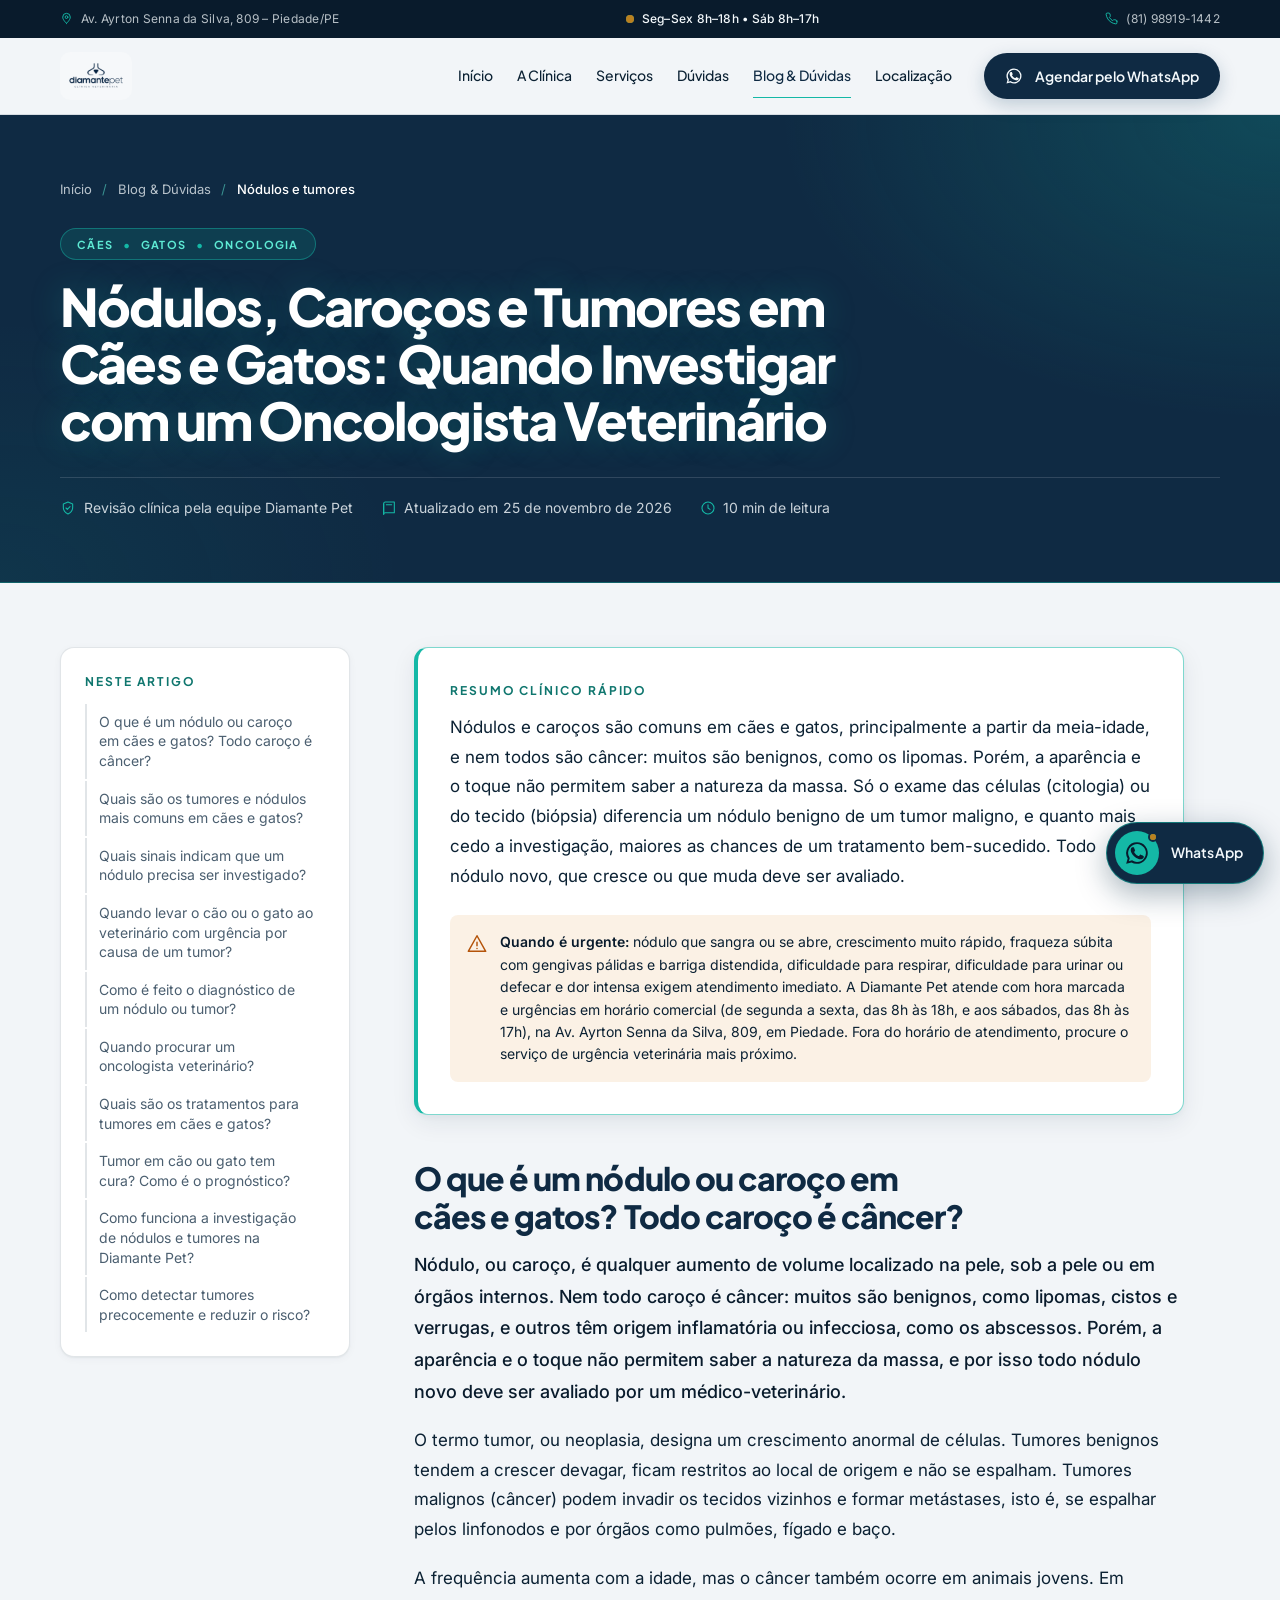
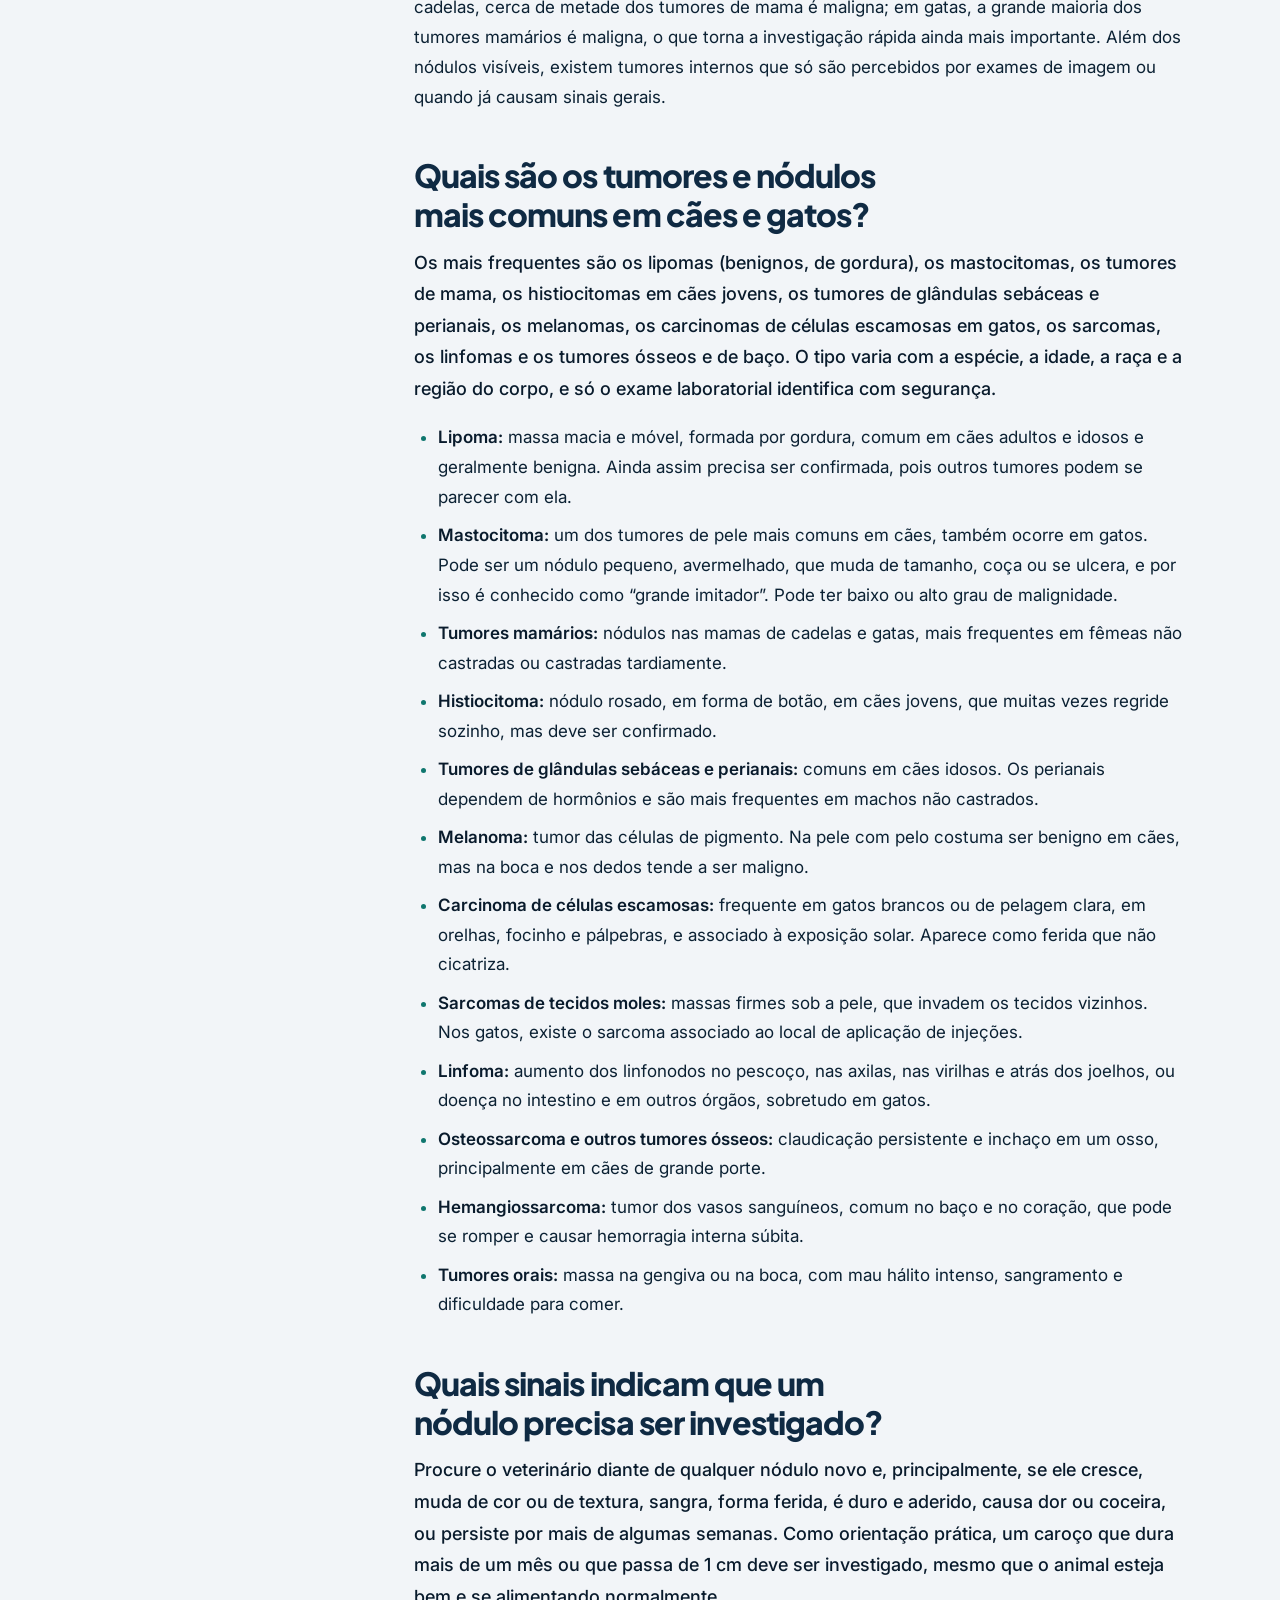
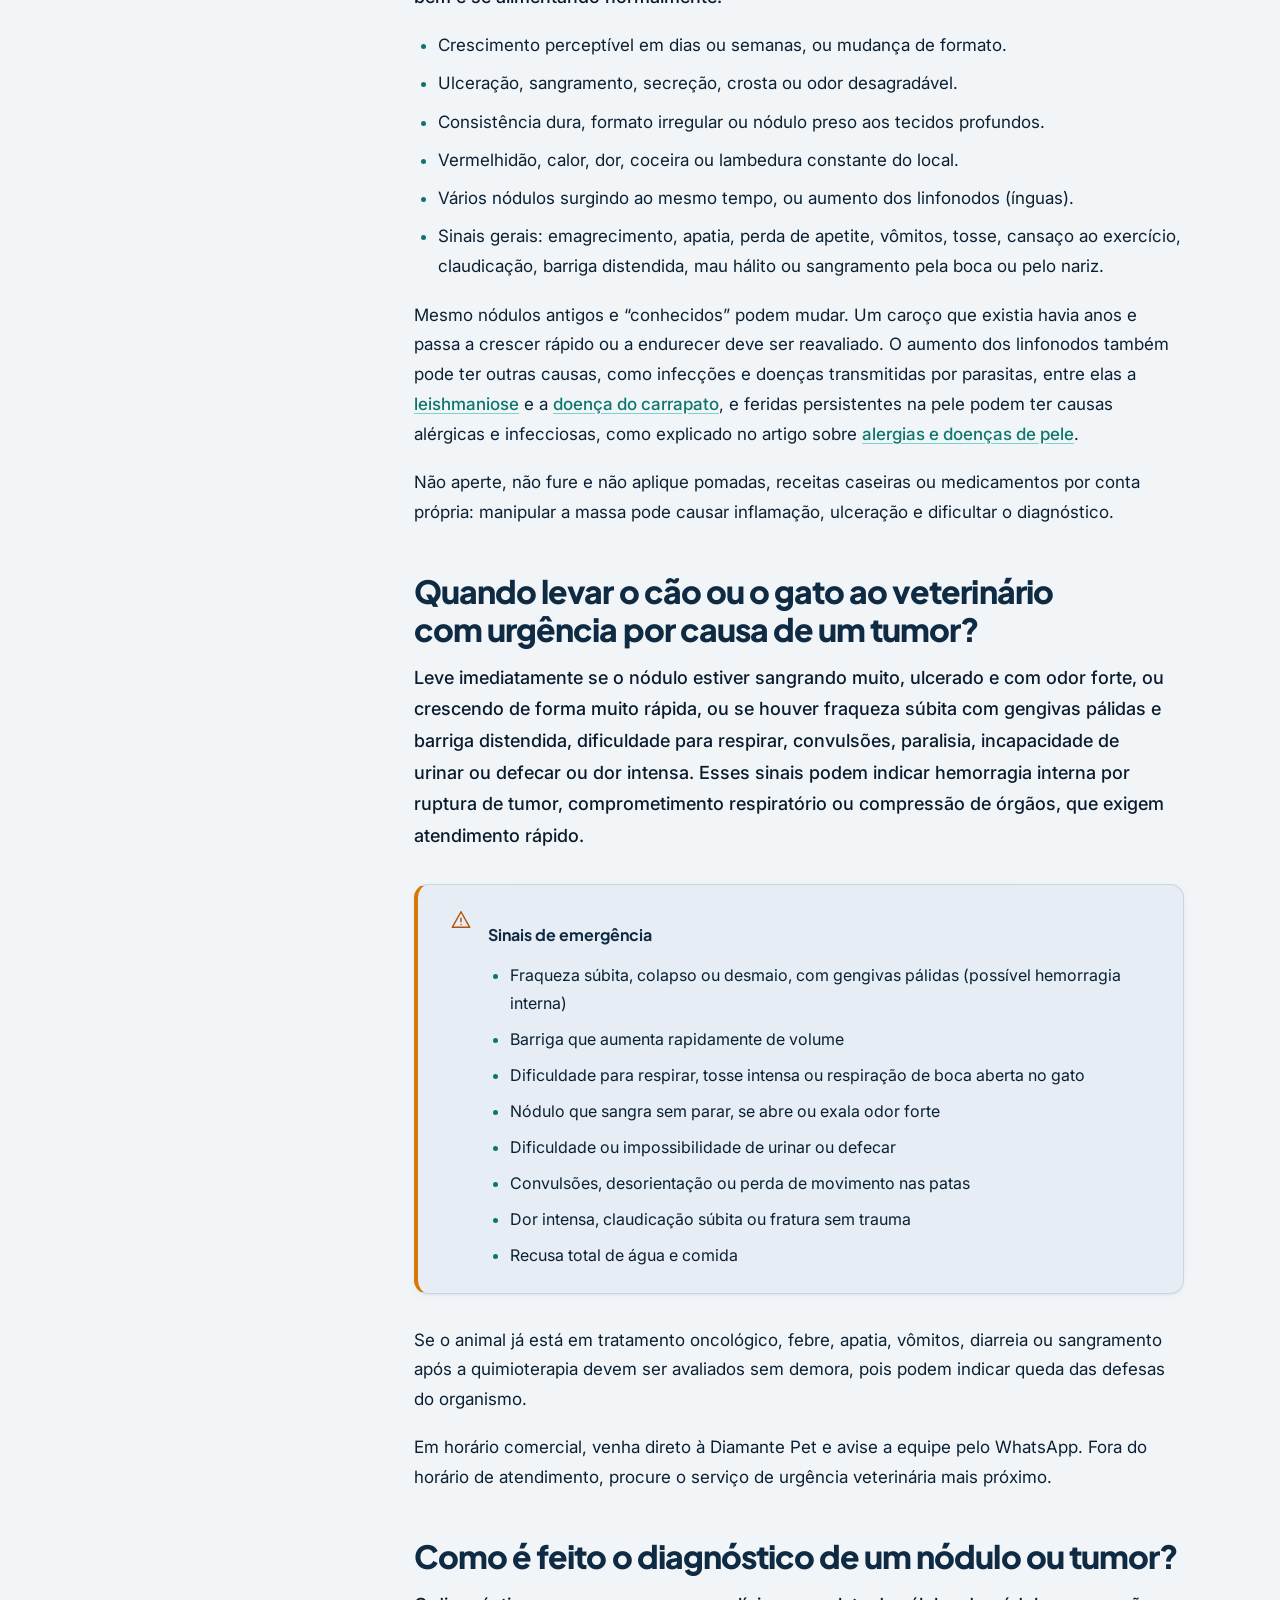
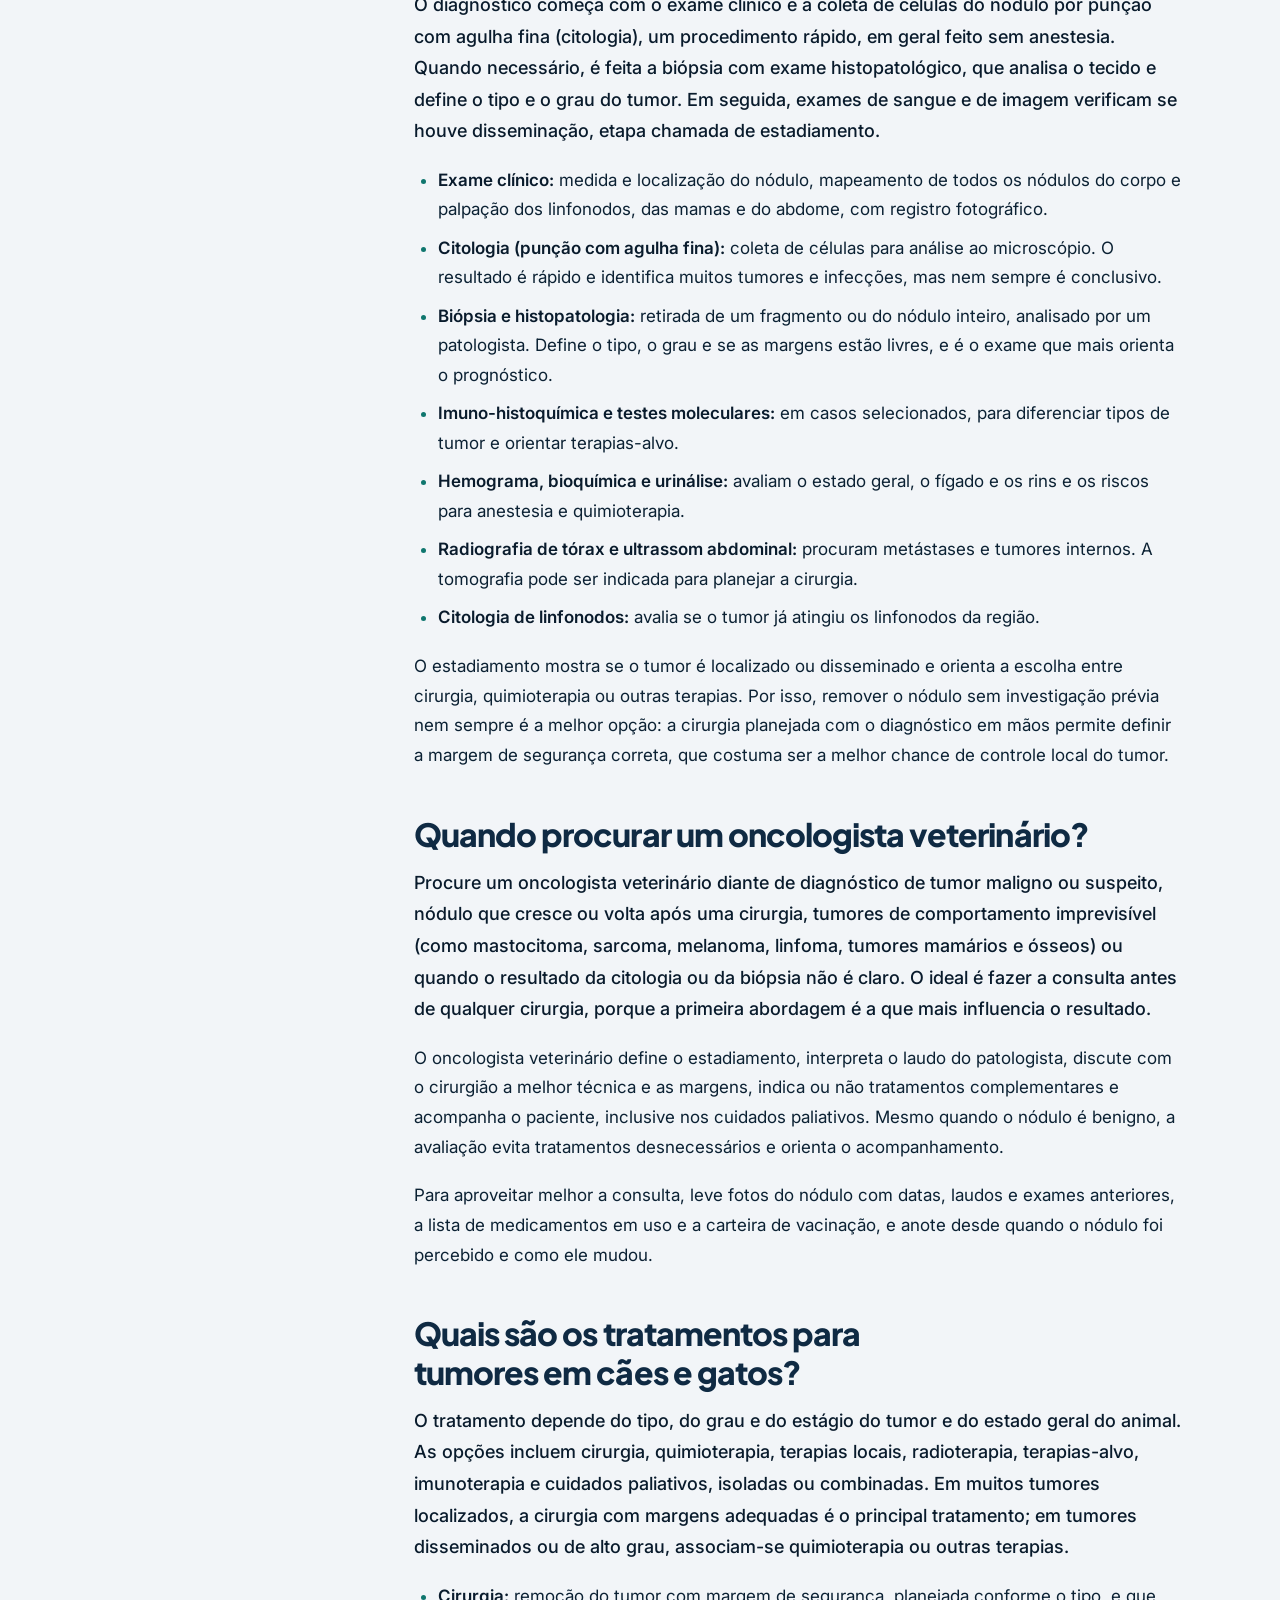
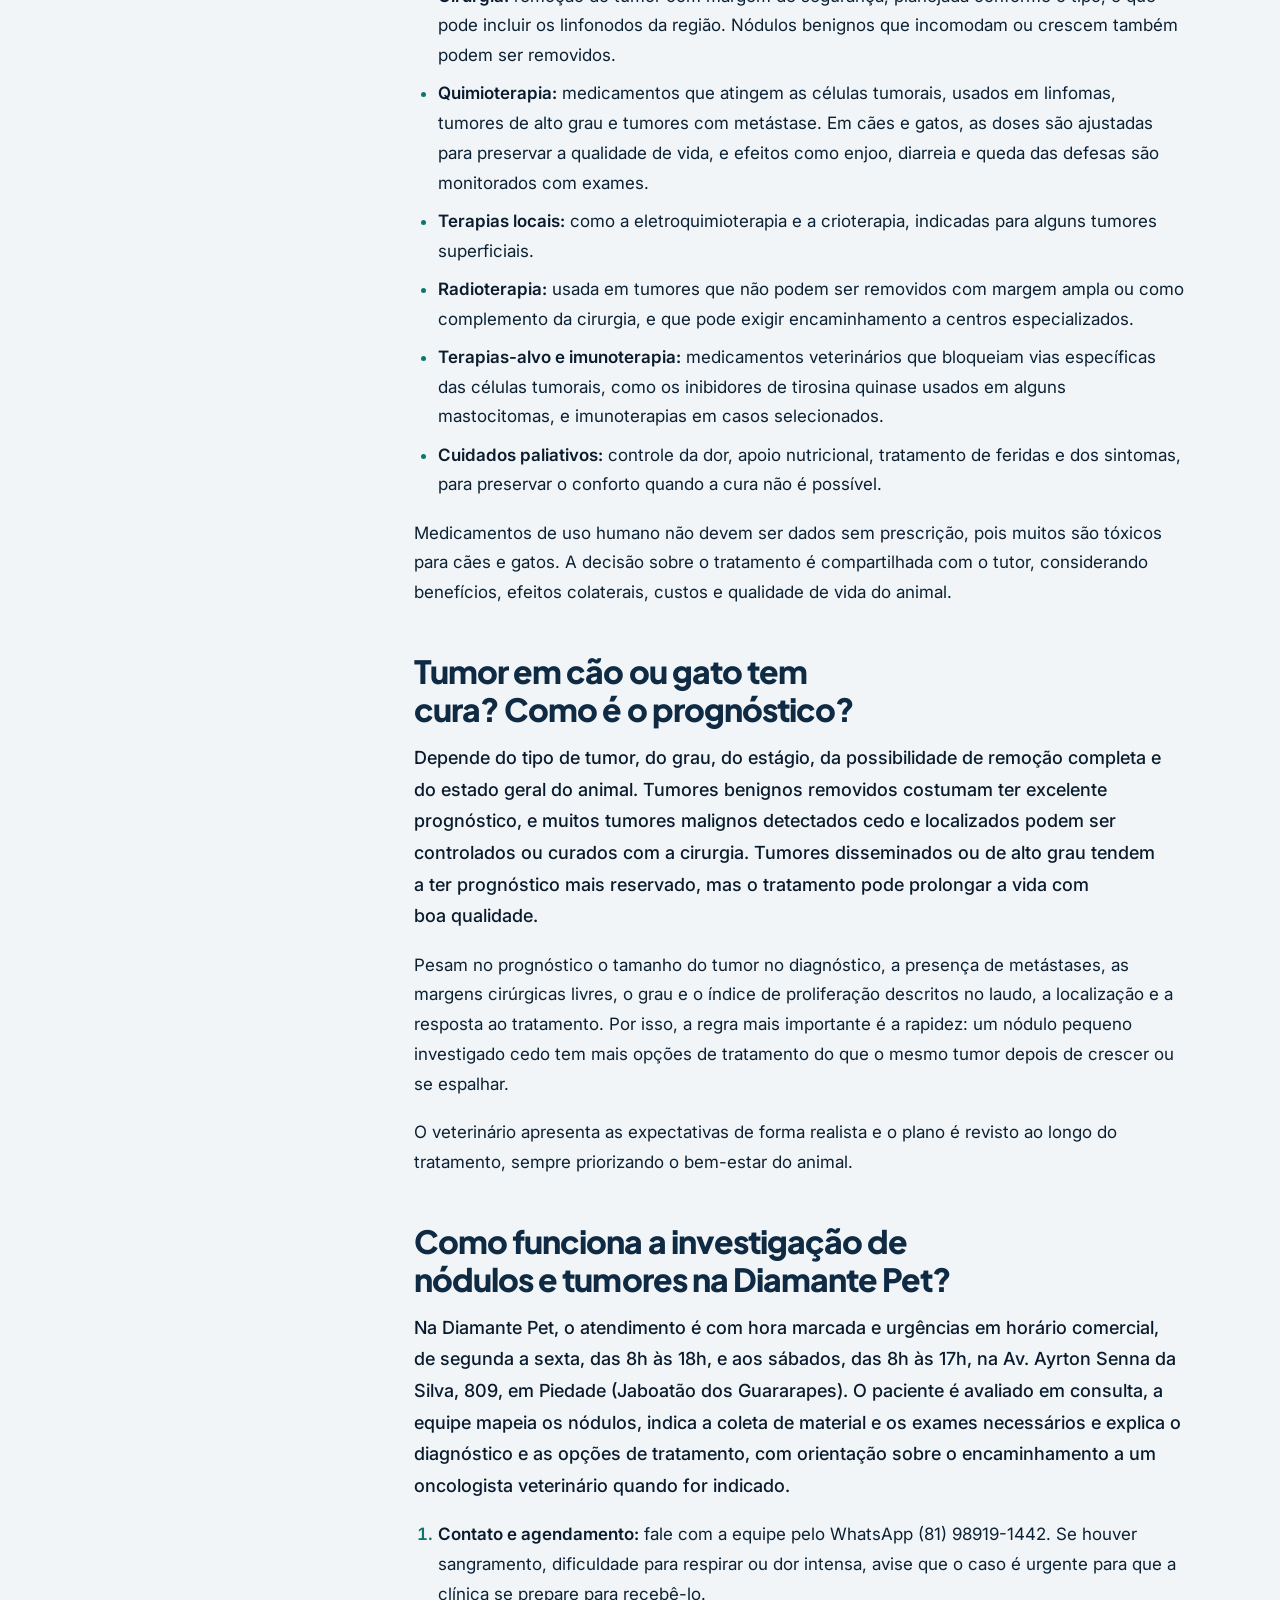
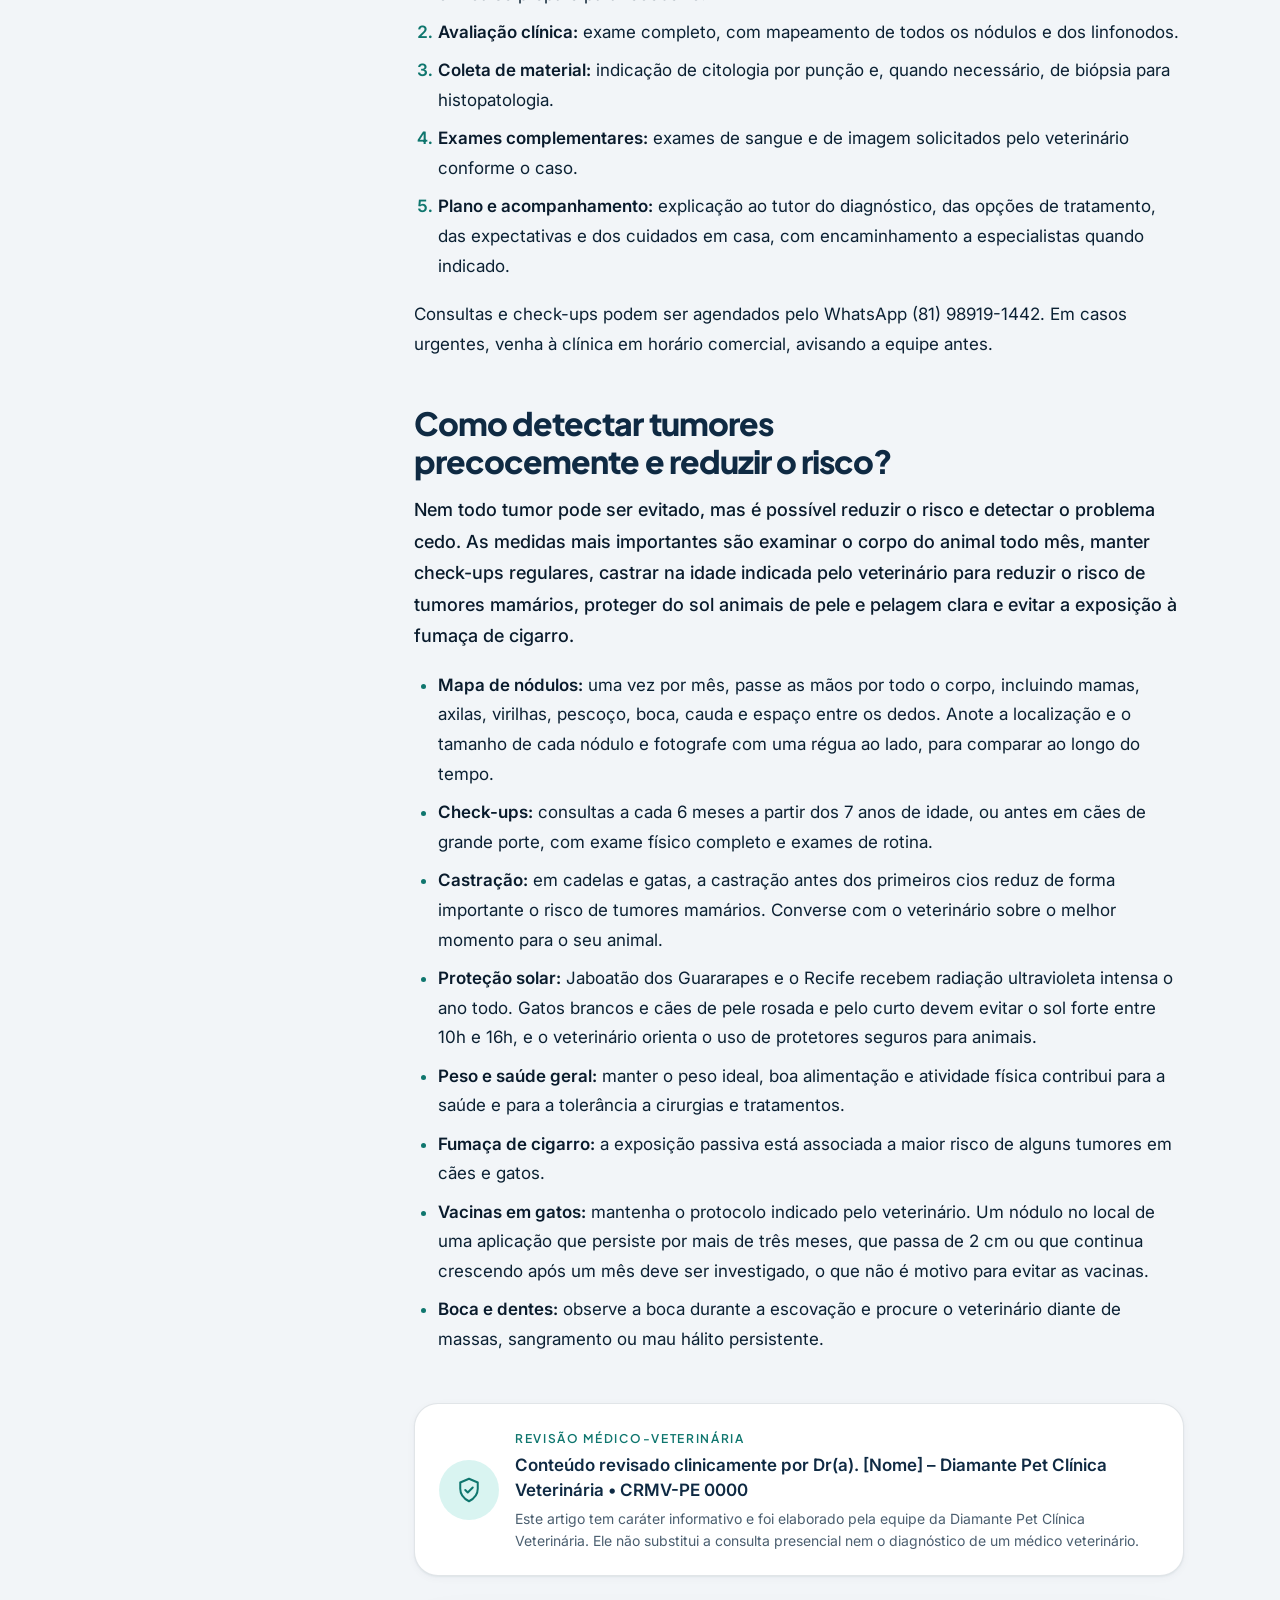
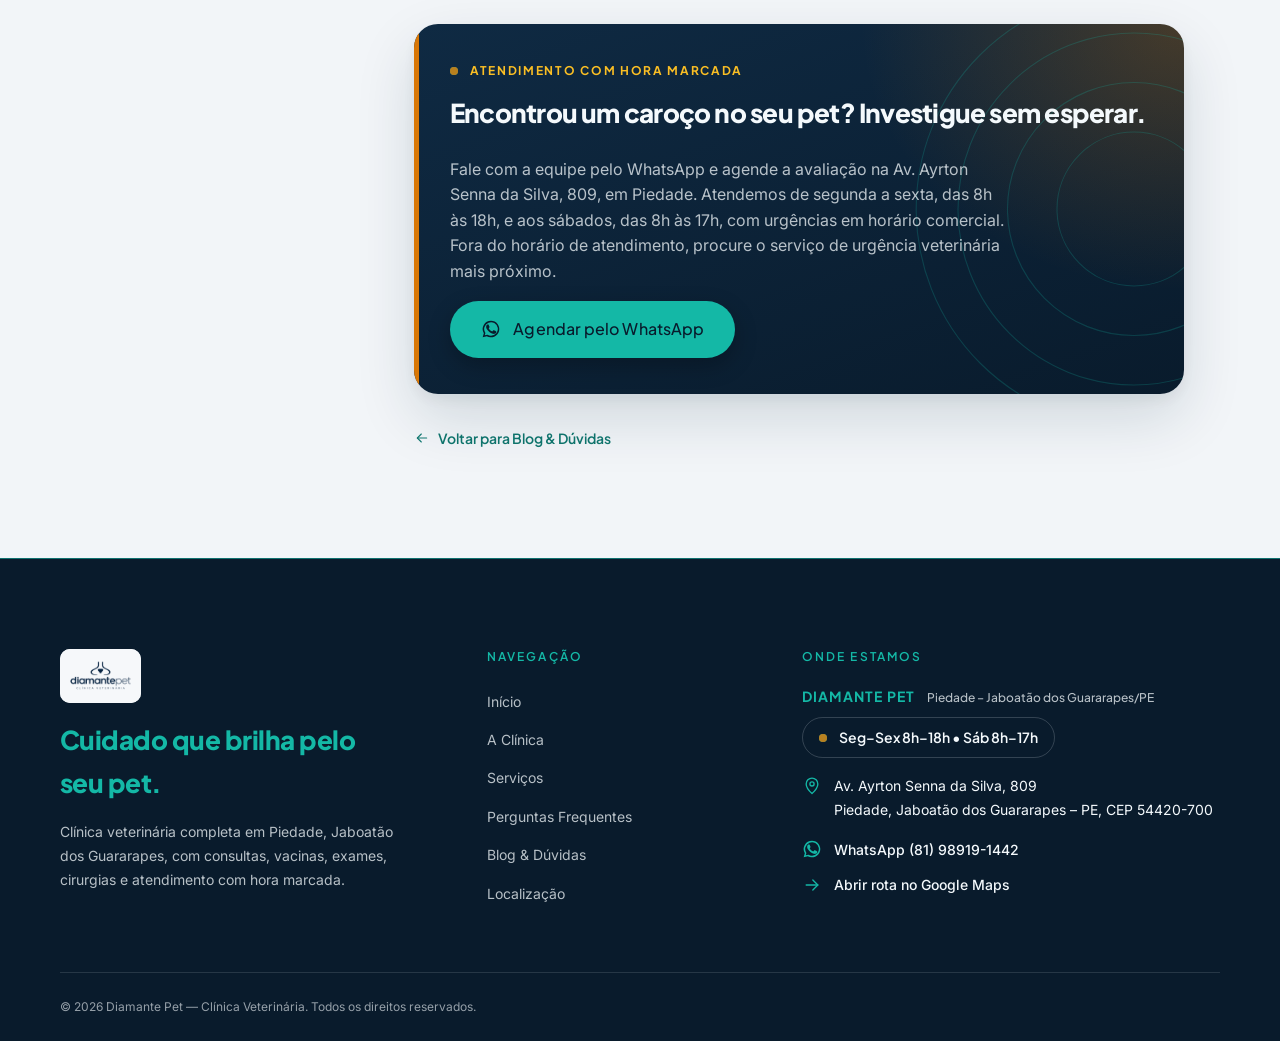
<file: artigo-tumores-nodulos.html>
<!DOCTYPE html>
<html lang="pt-BR">
<head>
  <meta charset="utf-8">
  <meta name="viewport" content="width=device-width, initial-scale=1">

  <title>Nódulos, Caroços e Tumores em Cães e Gatos: Quando Investigar com um Oncologista Veterinário | Diamante Pet</title>
  <meta name="description" content="Achou um caroço no cão ou gato? Veja quais nódulos investigar, como funcionam citologia e biópsia e quando procurar um oncologista veterinário em Jaboatão dos Guararapes.">
  <meta name="theme-color" content="#0F3D5E">

  <!-- Favicon -->
  <link rel="icon" type="image/png" href="favicon.png">

  <!-- Open Graph -->
  <meta property="og:type" content="article">
  <meta property="og:locale" content="pt_BR">
  <meta property="og:site_name" content="Diamante Pet — Clínica Veterinária">
  <meta property="og:title" content="Nódulos, Caroços e Tumores em Cães e Gatos: Quando Investigar com um Oncologista Veterinário">
  <meta property="og:description" content="Achou um caroço no cão ou gato? Veja quais nódulos investigar, como funcionam citologia e biópsia e quando procurar um oncologista veterinário em Jaboatão dos Guararapes.">

  <!-- Fontes -->
  <link rel="preconnect" href="https://fonts.googleapis.com">
  <link rel="preconnect" href="https://fonts.gstatic.com" crossorigin>
  <link href="https://fonts.googleapis.com/css2?family=Inter:wght@400;500;600&family=Plus+Jakarta+Sans:wght@500;600;700;800&display=swap" rel="stylesheet">

  <!-- Estilos -->
  <link rel="stylesheet" href="style.css">

  <!-- Dados estruturados (SEO local e leitura por IAs) -->
  <script type="application/ld+json">
  {
    "@context": "https://schema.org",
    "@graph": [
      {
        "@type": "VeterinaryCare",
        "@id": "#organization",
        "name": "Diamante Pet Clínica Veterinária",
        "alternateName": "Diamante Pet",
        "telephone": "+5581989191442",
        "address": {
          "@type": "PostalAddress",
          "streetAddress": "Av. Ayrton Senna da Silva, 809",
          "addressLocality": "Jaboatão dos Guararapes",
          "addressRegion": "PE",
          "postalCode": "54420-700",
          "addressCountry": "BR"
        },
        "areaServed": {
          "@type": "City",
          "name": "Jaboatão dos Guararapes"
        },
        "openingHoursSpecification": [
          {
            "@type": "OpeningHoursSpecification",
            "dayOfWeek": [
              "Monday",
              "Tuesday",
              "Wednesday",
              "Thursday",
              "Friday"
            ],
            "opens": "08:00",
            "closes": "18:00"
          },
          {
            "@type": "OpeningHoursSpecification",
            "dayOfWeek": "Saturday",
            "opens": "08:00",
            "closes": "17:00"
          }
        ]
      },
      {
        "@type": "WebSite",
        "@id": "#website",
        "name": "Diamante Pet Clínica Veterinária",
        "inLanguage": "pt-BR",
        "publisher": {
          "@id": "#organization"
        }
      },
      {
        "@type": "MedicalCondition",
        "@id": "artigo-tumores-nodulos.html#condicao-tumores",
        "name": "Neoplasias (nódulos e tumores) em cães e gatos",
        "alternateName": [
          "Câncer em cães e gatos",
          "Tumores em cães e gatos",
          "Caroços em cães e gatos",
          "Canine and feline neoplasia"
        ],
        "description": "Crescimento anormal de células que pode formar nódulos na pele, sob a pele ou em órgãos internos. Os tumores podem ser benignos ou malignos, e a diferenciação depende de exames como a citologia e a histopatologia, seguidos do estadiamento quando há suspeita de malignidade.",
        "signOrSymptom": [
          {
            "@type": "MedicalSymptom",
            "name": "Nódulo ou caroço novo na pele, sob a pele ou nas mamas"
          },
          {
            "@type": "MedicalSymptom",
            "name": "Aumento de volume de um nódulo, com mudança de cor ou de textura"
          },
          {
            "@type": "MedicalSymptom",
            "name": "Ferida que não cicatriza, com sangramento ou secreção"
          },
          {
            "@type": "MedicalSymptom",
            "name": "Aumento dos linfonodos (ínguas)"
          },
          {
            "@type": "MedicalSymptom",
            "name": "Emagrecimento, apatia e perda de apetite"
          },
          {
            "@type": "MedicalSymptom",
            "name": "Claudicação persistente com inchaço em um osso"
          },
          {
            "@type": "MedicalSymptom",
            "name": "Tosse, cansaço ou dificuldade para respirar"
          },
          {
            "@type": "MedicalSymptom",
            "name": "Barriga distendida ou fraqueza súbita com gengivas pálidas"
          }
        ],
        "possibleTreatment": {
          "@type": "MedicalTherapy",
          "name": "Cirurgia com margens adequadas, quimioterapia, terapias locais, radioterapia, terapias-alvo, imunoterapia e cuidados paliativos, isolados ou combinados, definidos pelo médico-veterinário após o diagnóstico e o estadiamento"
        },
        "riskFactor": {
          "@type": "MedicalRiskFactor",
          "name": "Idade avançada, predisposição de raça, fêmeas não castradas ou castradas tardiamente (tumores mamários), exposição solar em animais de pele e pelagem clara, exposição à fumaça de cigarro e histórico de nódulos anteriores"
        }
      },
      {
        "@type": [
          "MedicalWebPage",
          "WebPage"
        ],
        "@id": "artigo-tumores-nodulos.html#webpage",
        "url": "artigo-tumores-nodulos.html",
        "name": "Nódulos, Caroços e Tumores em Cães e Gatos: Quando Investigar com um Oncologista Veterinário",
        "description": "Entenda quais nódulos e caroços investigar em cães e gatos, como funcionam a citologia e a biópsia, os tratamentos, quando procurar um oncologista veterinário e como funciona o atendimento na Diamante Pet Clínica Veterinária, em Piedade, Jaboatão dos Guararapes – PE.",
        "inLanguage": "pt-BR",
        "isPartOf": {
          "@id": "#website"
        },
        "about": [
          {
            "@id": "artigo-tumores-nodulos.html#condicao-tumores"
          }
        ],
        "mainEntity": {
          "@id": "artigo-tumores-nodulos.html#article"
        },
        "breadcrumb": {
          "@id": "artigo-tumores-nodulos.html#breadcrumb"
        },
        "datePublished": "2026-11-25",
        "dateModified": "2026-11-25",
        "lastReviewed": "2026-11-25",
        "reviewedBy": {
          "@id": "#organization"
        },
        "author": {
          "@id": "#organization"
        },
        "publisher": {
          "@id": "#organization"
        },
        "audience": {
          "@type": "PeopleAudience",
          "audienceType": "Tutores de cães"
        },
        "specialty": "Veterinary medicine",
        "speakable": {
          "@type": "SpeakableSpecification",
          "cssSelector": [
            ".tldr__text",
            ".answer"
          ]
        }
      },
      {
        "@type": "Article",
        "@id": "artigo-tumores-nodulos.html#article",
        "headline": "Nódulos, Caroços e Tumores em Cães e Gatos: Quando Investigar com um Oncologista Veterinário",
        "description": "Entenda quais nódulos e caroços investigar em cães e gatos, como funcionam a citologia e a biópsia, os tratamentos, quando procurar um oncologista veterinário e como funciona o atendimento na Diamante Pet Clínica Veterinária, em Piedade, Jaboatão dos Guararapes – PE.",
        "inLanguage": "pt-BR",
        "articleSection": "Doenças em cães e gatos",
        "keywords": "nódulo em cachorro, caroço em gato, tumor em cães e gatos, câncer em cachorro, oncologista veterinário, citologia e biópsia veterinária, tumor de mama em cadelas, mastocitoma, veterinário em Piedade, Jaboatão dos Guararapes, Diamante Pet",
        "datePublished": "2026-11-25",
        "dateModified": "2026-11-25",
        "mainEntityOfPage": {
          "@id": "artigo-tumores-nodulos.html#webpage"
        },
        "about": [
          {
            "@id": "artigo-tumores-nodulos.html#condicao-tumores"
          }
        ],
        "author": {
          "@id": "#organization"
        },
        "reviewedBy": {
          "@id": "#organization"
        },
        "publisher": {
          "@id": "#organization"
        },
        "isAccessibleForFree": true
      },
      {
        "@type": "FAQPage",
        "@id": "artigo-tumores-nodulos.html#faq",
        "url": "artigo-tumores-nodulos.html",
        "inLanguage": "pt-BR",
        "isPartOf": {
          "@id": "artigo-tumores-nodulos.html#webpage"
        },
        "mainEntity": [
          {
            "@type": "Question",
            "name": "O que é um nódulo ou caroço em cães e gatos? Todo caroço é câncer?",
            "acceptedAnswer": {
              "@type": "Answer",
              "text": "Nódulo, ou caroço, é qualquer aumento de volume localizado na pele, sob a pele ou em órgãos internos. Nem todo caroço é câncer: muitos são benignos, como lipomas, cistos e verrugas, e outros têm origem inflamatória ou infecciosa, como os abscessos. Porém, a aparência e o toque não permitem saber a natureza da massa, e por isso todo nódulo novo deve ser avaliado por um médico-veterinário."
            }
          },
          {
            "@type": "Question",
            "name": "Quais são os tumores e nódulos mais comuns em cães e gatos?",
            "acceptedAnswer": {
              "@type": "Answer",
              "text": "Os mais frequentes são os lipomas (benignos, de gordura), os mastocitomas, os tumores de mama, os histiocitomas em cães jovens, os tumores de glândulas sebáceas e perianais, os melanomas, os carcinomas de células escamosas em gatos, os sarcomas, os linfomas e os tumores ósseos e de baço. O tipo varia com a espécie, a idade, a raça e a região do corpo, e só o exame laboratorial identifica com segurança."
            }
          },
          {
            "@type": "Question",
            "name": "Quais sinais indicam que um nódulo precisa ser investigado?",
            "acceptedAnswer": {
              "@type": "Answer",
              "text": "Procure o veterinário diante de qualquer nódulo novo e, principalmente, se ele cresce, muda de cor ou de textura, sangra, forma ferida, é duro e aderido, causa dor ou coceira, ou persiste por mais de algumas semanas. Como orientação prática, um caroço que dura mais de um mês ou que passa de 1 cm deve ser investigado, mesmo que o animal esteja bem e se alimentando normalmente."
            }
          },
          {
            "@type": "Question",
            "name": "Quando levar o cão ou o gato ao veterinário com urgência por causa de um tumor?",
            "acceptedAnswer": {
              "@type": "Answer",
              "text": "Leve imediatamente se o nódulo estiver sangrando muito, ulcerado e com odor forte, ou crescendo de forma muito rápida, ou se houver fraqueza súbita com gengivas pálidas e barriga distendida, dificuldade para respirar, convulsões, paralisia, incapacidade de urinar ou defecar ou dor intensa. Esses sinais podem indicar hemorragia interna por ruptura de tumor, comprometimento respiratório ou compressão de órgãos, que exigem atendimento rápido."
            }
          },
          {
            "@type": "Question",
            "name": "Como é feito o diagnóstico de um nódulo ou tumor?",
            "acceptedAnswer": {
              "@type": "Answer",
              "text": "O diagnóstico começa com o exame clínico e a coleta de células do nódulo por punção com agulha fina (citologia), um procedimento rápido, em geral feito sem anestesia. Quando necessário, é feita a biópsia com exame histopatológico, que analisa o tecido e define o tipo e o grau do tumor. Em seguida, exames de sangue e de imagem verificam se houve disseminação, etapa chamada de estadiamento."
            }
          },
          {
            "@type": "Question",
            "name": "Quando procurar um oncologista veterinário?",
            "acceptedAnswer": {
              "@type": "Answer",
              "text": "Procure um oncologista veterinário diante de diagnóstico de tumor maligno ou suspeito, nódulo que cresce ou volta após uma cirurgia, tumores de comportamento imprevisível (como mastocitoma, sarcoma, melanoma, linfoma, tumores mamários e ósseos) ou quando o resultado da citologia ou da biópsia não é claro. O ideal é fazer a consulta antes de qualquer cirurgia, porque a primeira abordagem é a que mais influencia o resultado."
            }
          },
          {
            "@type": "Question",
            "name": "Quais são os tratamentos para tumores em cães e gatos?",
            "acceptedAnswer": {
              "@type": "Answer",
              "text": "O tratamento depende do tipo, do grau e do estágio do tumor e do estado geral do animal. As opções incluem cirurgia, quimioterapia, terapias locais, radioterapia, terapias-alvo, imunoterapia e cuidados paliativos, isoladas ou combinadas. Em muitos tumores localizados, a cirurgia com margens adequadas é o principal tratamento; em tumores disseminados ou de alto grau, associam-se quimioterapia ou outras terapias."
            }
          },
          {
            "@type": "Question",
            "name": "Tumor em cão ou gato tem cura? Como é o prognóstico?",
            "acceptedAnswer": {
              "@type": "Answer",
              "text": "Depende do tipo de tumor, do grau, do estágio, da possibilidade de remoção completa e do estado geral do animal. Tumores benignos removidos costumam ter excelente prognóstico, e muitos tumores malignos detectados cedo e localizados podem ser controlados ou curados com a cirurgia. Tumores disseminados ou de alto grau tendem a ter prognóstico mais reservado, mas o tratamento pode prolongar a vida com boa qualidade."
            }
          },
          {
            "@type": "Question",
            "name": "Como funciona a investigação de nódulos e tumores na Diamante Pet?",
            "acceptedAnswer": {
              "@type": "Answer",
              "text": "Na Diamante Pet, o atendimento é com hora marcada e urgências em horário comercial, de segunda a sexta, das 8h às 18h, e aos sábados, das 8h às 17h, na Av. Ayrton Senna da Silva, 809, em Piedade (Jaboatão dos Guararapes). O paciente é avaliado em consulta, a equipe mapeia os nódulos, indica a coleta de material e os exames necessários e explica o diagnóstico e as opções de tratamento, com orientação sobre o encaminhamento a um oncologista veterinário quando for indicado."
            }
          },
          {
            "@type": "Question",
            "name": "Como detectar tumores precocemente e reduzir o risco?",
            "acceptedAnswer": {
              "@type": "Answer",
              "text": "Nem todo tumor pode ser evitado, mas é possível reduzir o risco e detectar o problema cedo. As medidas mais importantes são examinar o corpo do animal todo mês, manter check-ups regulares, castrar na idade indicada pelo veterinário para reduzir o risco de tumores mamários, proteger do sol animais de pele e pelagem clara e evitar a exposição à fumaça de cigarro."
            }
          }
        ]
      },
      {
        "@type": "BreadcrumbList",
        "@id": "artigo-tumores-nodulos.html#breadcrumb",
        "itemListElement": [
          {
            "@type": "ListItem",
            "position": 1,
            "name": "Início",
            "item": "index.html"
          },
          {
            "@type": "ListItem",
            "position": 2,
            "name": "Blog & Dúvidas",
            "item": "blog.html"
          },
          {
            "@type": "ListItem",
            "position": 3,
            "name": "Nódulos e tumores",
            "item": "artigo-tumores-nodulos.html"
          }
        ]
      }
    ]
  }
  </script>

<link rel="icon" type="image/png" href="favicon.png">
</head>
<body>
  <a class="skip-link" href="#conteudo">Ir para o conteúdo principal</a>

  <header class="site-header">

    <!-- Topbar -->
    <div class="topbar">
      <div class="container topbar__inner">
        <span class="topbar__item topbar__address">
          <svg width="13" height="13" viewBox="0 0 24 24" fill="none" stroke="currentColor" stroke-width="1.8" stroke-linecap="round" stroke-linejoin="round" aria-hidden="true">
            <path d="M12 21s7-6.2 7-11.5A7 7 0 0 0 5 9.5C5 14.8 12 21 12 21z"></path>
            <circle cx="12" cy="9.5" r="2.5"></circle>
          </svg>
          Av. Ayrton Senna da Silva, 809 – Piedade/PE
        </span>

        <span class="topbar__item topbar__status" role="status" data-open-status>
          <span class="pulse" aria-hidden="true"></span>
          <span class="js-status-text">Seg–Sex 8h–18h • Sáb 8h–17h</span>
        </span>

        <a class="topbar__item topbar__phone" href="tel:+5581989191442" aria-label="Ligar para (81) 98919-1442">
          <svg width="13" height="13" viewBox="0 0 24 24" fill="none" stroke="currentColor" stroke-width="1.8" stroke-linecap="round" stroke-linejoin="round" aria-hidden="true">
            <path d="M22 16.9v3a2 2 0 0 1-2.2 2 19.8 19.8 0 0 1-8.6-3.1 19.5 19.5 0 0 1-6-6A19.8 19.8 0 0 1 2.1 4.2 2 2 0 0 1 4.1 2h3a2 2 0 0 1 2 1.7c.1 1 .4 1.9.7 2.8a2 2 0 0 1-.5 2.1L8.1 9.9a16 16 0 0 0 6 6l1.3-1.3a2 2 0 0 1 2.1-.4c.9.3 1.8.6 2.8.7a2 2 0 0 1 1.7 2z"></path>
          </svg>
          <span class="topbar__phone-label">(81) 98919-1442</span>
        </a>
      </div>
    </div>

    <!-- Navegação principal -->
    <div class="nav-bar">
      <div class="container nav-bar__inner">

        <a class="brand" href="index.html" aria-label="Diamante Pet — Clínica Veterinária: página inicial">
          <span class="brand__logo"><img src="logo-diamante-pet.png" alt="Logo Diamante Pet Clínica Veterinária" width="753" height="360"></span>
        </a>

        <nav class="nav" id="site-nav" aria-label="Navegação principal">
          <ul class="nav__list">
            <li><a class="nav__link" href="index.html">Início</a></li>
            <li><a class="nav__link" href="index.html#clinica">A Clínica</a></li>
            <li><a class="nav__link" href="index.html#servicos">Serviços</a></li>
            <li><a class="nav__link" href="index.html#faq">Dúvidas</a></li>
            <li><a class="nav__link" href="blog.html" aria-current="page">Blog &amp; Dúvidas</a></li>
            <li><a class="nav__link" href="index.html#localizacao">Localização</a></li>
          </ul>

          <a class="btn btn--primary nav__cta"
             href="https://wa.me/5581989191442?text=Ol%C3%A1%2C%20gostaria%20de%20agendar%20um%20atendimento%20para%20o%20meu%20pet."
             target="_blank" rel="noopener"
             aria-label="Agendar pelo WhatsApp">
            <svg width="18" height="18" viewBox="0 0 24 24" fill="currentColor" aria-hidden="true"><path d="M17.5 14.4c-.3-.1-1.7-.8-2-.9-.3-.1-.5-.1-.7.1-.2.3-.8.9-.9 1.1-.2.2-.3.2-.6.1-.3-.1-1.2-.4-2.3-1.4-.8-.8-1.4-1.7-1.6-2-.2-.3 0-.4.1-.6l.4-.5c.1-.2.2-.3.3-.5.1-.2 0-.4 0-.5-.1-.1-.7-1.6-.9-2.2-.2-.6-.5-.5-.7-.5h-.6c-.2 0-.5.1-.8.4-.3.3-1 1-1 2.5s1.1 2.9 1.2 3.1c.1.2 2.1 3.2 5.1 4.5.7.3 1.3.5 1.7.6.7.2 1.4.2 1.9.1.6-.1 1.7-.7 2-1.4.2-.7.2-1.3.2-1.4-.1-.1-.3-.2-.6-.3z"></path><path d="M12 2a10 10 0 0 0-8.6 15.1L2 22l5-1.3A10 10 0 1 0 12 2zm0 18.2c-1.5 0-3-.4-4.2-1.2l-.3-.2-3 .8.8-2.9-.2-.3A8.2 8.2 0 1 1 12 20.2z"></path></svg>
            <span class="nav__cta-label">Agendar pelo WhatsApp</span>
          </a>

          <button class="menu-toggle" type="button" aria-expanded="false" aria-controls="site-nav" aria-label="Abrir menu">
            <span class="menu-toggle__bars" aria-hidden="true">
              <span></span><span></span><span></span>
            </span>
          </button>
        </nav>

      </div>
    </div>
  </header>

  <main id="conteudo">

    <!-- Cabeçalho do artigo -->
    <header class="article-hero">
      <div class="container">

        <nav class="breadcrumb" aria-label="Você está em">
          <ol>
            <li><a href="index.html">Início</a></li>
            <li><a href="blog.html">Blog &amp; Dúvidas</a></li>
            <li><span aria-current="page">Nódulos e tumores</span></li>
          </ol>
        </nav>

        <div class="article-hero__tags">
          <span class="article-tag">Cães</span>
          <span class="article-tag">Gatos</span>
          <span class="article-tag">Oncologia</span>
        </div>

        <h1 class="article-hero__title">Nódulos, Caroços e Tumores em Cães e Gatos: Quando Investigar com um Oncologista Veterinário</h1>

        <ul class="article-meta" aria-label="Informações do artigo">
          <li>
            <svg class="icon" width="16" height="16" aria-hidden="true" focusable="false"><use href="#i-shield"></use></svg>
            Revisão clínica pela equipe Diamante Pet
          </li>
          <li>
            <svg class="icon" width="16" height="16" aria-hidden="true" focusable="false"><use href="#i-book"></use></svg>
            Atualizado em <time datetime="2026-11-25">25 de novembro de 2026</time>
          </li>
          <li>
            <svg class="icon" width="16" height="16" aria-hidden="true" focusable="false"><use href="#i-clock"></use></svg>
            10 min de leitura
          </li>
        </ul>

      </div>
    </header>

    <div class="article-section">
      <div class="container article__layout">

        <!-- Sumário lateral -->
        <aside class="toc" aria-label="Neste artigo">
          <p class="toc__title">Neste artigo</p>
          <ol class="toc__list" id="toc-list">
            <li><a href="#o-que-e">O que é um nódulo ou caroço em cães e gatos? Todo caroço é câncer?</a></li>
            <li><a href="#tipos">Quais são os tumores e nódulos mais comuns em cães e gatos?</a></li>
            <li><a href="#sinais">Quais sinais indicam que um nódulo precisa ser investigado?</a></li>
            <li><a href="#quando-urgencia">Quando levar o cão ou o gato ao veterinário com urgência por causa de um tumor?</a></li>
            <li><a href="#diagnostico">Como é feito o diagnóstico de um nódulo ou tumor?</a></li>
            <li><a href="#oncologista">Quando procurar um oncologista veterinário?</a></li>
            <li><a href="#tratamento">Quais são os tratamentos para tumores em cães e gatos?</a></li>
            <li><a href="#prognostico">Tumor em cão ou gato tem cura? Como é o prognóstico?</a></li>
            <li><a href="#atendimento">Como funciona a investigação de nódulos e tumores na Diamante Pet?</a></li>
            <li><a href="#prevencao">Como detectar tumores precocemente e reduzir o risco?</a></li>
          </ol>
        </aside>

        <!-- Corpo do artigo -->
        <article class="article__body prose">

          <!-- Resumo Clínico Rápido (TL;DR) -->
          <aside class="tldr" aria-labelledby="tldr-title">
            <p class="tldr__label" id="tldr-title">Resumo Clínico Rápido</p>
            <p class="tldr__text">
              Nódulos e caroços são comuns em cães e gatos, principalmente a partir da meia-idade, e nem todos são câncer: muitos são benignos, como os lipomas. Porém, a aparência e o toque não permitem saber a natureza da massa. Só o exame das células (citologia) ou do tecido (biópsia) diferencia um nódulo benigno de um tumor maligno, e quanto mais cedo a investigação, maiores as chances de um tratamento bem-sucedido. Todo nódulo novo, que cresce ou que muda deve ser avaliado.
            </p>
            <div class="tldr__alert" role="note">
              <svg class="icon" width="22" height="22" aria-hidden="true" focusable="false"><use href="#i-alert"></use></svg>
              <p>
                <strong>Quando é urgente:</strong> nódulo que sangra ou se abre, crescimento muito rápido, fraqueza súbita com gengivas pálidas e barriga distendida, dificuldade para respirar, dificuldade para urinar ou defecar e dor intensa exigem atendimento imediato. A Diamante Pet atende com hora marcada e urgências em horário comercial (de segunda a sexta, das 8h às 18h, e aos sábados, das 8h às 17h), na Av. Ayrton Senna da Silva, 809, em Piedade. Fora do horário de atendimento, procure o serviço de urgência veterinária mais próximo.
              </p>
            </div>
          </aside>

        <section class="article__section" aria-labelledby="h-o-que-e">
          <h2 id="o-que-e"><span id="h-o-que-e">O que é um nódulo ou caroço em cães e gatos? Todo caroço é câncer?</span></h2>
          <p class="answer">Nódulo, ou caroço, é qualquer aumento de volume localizado na pele, sob a pele ou em órgãos internos. Nem todo caroço é câncer: muitos são benignos, como lipomas, cistos e verrugas, e outros têm origem inflamatória ou infecciosa, como os abscessos. Porém, a aparência e o toque não permitem saber a natureza da massa, e por isso todo nódulo novo deve ser avaliado por um médico-veterinário.</p>
        <p>O termo tumor, ou neoplasia, designa um crescimento anormal de células. Tumores benignos tendem a crescer devagar, ficam restritos ao local de origem e não se espalham. Tumores malignos (câncer) podem invadir os tecidos vizinhos e formar metástases, isto é, se espalhar pelos linfonodos e por órgãos como pulmões, fígado e baço.</p>
        <p>A frequência aumenta com a idade, mas o câncer também ocorre em animais jovens. Em cadelas, cerca de metade dos tumores de mama é maligna; em gatas, a grande maioria dos tumores mamários é maligna, o que torna a investigação rápida ainda mais importante. Além dos nódulos visíveis, existem tumores internos que só são percebidos por exames de imagem ou quando já causam sinais gerais.</p>
        </section>

        <section class="article__section" aria-labelledby="h-tipos">
          <h2 id="tipos"><span id="h-tipos">Quais são os tumores e nódulos mais comuns em cães e gatos?</span></h2>
          <p class="answer">Os mais frequentes são os lipomas (benignos, de gordura), os mastocitomas, os tumores de mama, os histiocitomas em cães jovens, os tumores de glândulas sebáceas e perianais, os melanomas, os carcinomas de células escamosas em gatos, os sarcomas, os linfomas e os tumores ósseos e de baço. O tipo varia com a espécie, a idade, a raça e a região do corpo, e só o exame laboratorial identifica com segurança.</p>
        <ul>
          <li><strong>Lipoma:</strong> massa macia e móvel, formada por gordura, comum em cães adultos e idosos e geralmente benigna. Ainda assim precisa ser confirmada, pois outros tumores podem se parecer com ela.</li>
          <li><strong>Mastocitoma:</strong> um dos tumores de pele mais comuns em cães, também ocorre em gatos. Pode ser um nódulo pequeno, avermelhado, que muda de tamanho, coça ou se ulcera, e por isso é conhecido como “grande imitador”. Pode ter baixo ou alto grau de malignidade.</li>
          <li><strong>Tumores mamários:</strong> nódulos nas mamas de cadelas e gatas, mais frequentes em fêmeas não castradas ou castradas tardiamente.</li>
          <li><strong>Histiocitoma:</strong> nódulo rosado, em forma de botão, em cães jovens, que muitas vezes regride sozinho, mas deve ser confirmado.</li>
          <li><strong>Tumores de glândulas sebáceas e perianais:</strong> comuns em cães idosos. Os perianais dependem de hormônios e são mais frequentes em machos não castrados.</li>
          <li><strong>Melanoma:</strong> tumor das células de pigmento. Na pele com pelo costuma ser benigno em cães, mas na boca e nos dedos tende a ser maligno.</li>
          <li><strong>Carcinoma de células escamosas:</strong> frequente em gatos brancos ou de pelagem clara, em orelhas, focinho e pálpebras, e associado à exposição solar. Aparece como ferida que não cicatriza.</li>
          <li><strong>Sarcomas de tecidos moles:</strong> massas firmes sob a pele, que invadem os tecidos vizinhos. Nos gatos, existe o sarcoma associado ao local de aplicação de injeções.</li>
          <li><strong>Linfoma:</strong> aumento dos linfonodos no pescoço, nas axilas, nas virilhas e atrás dos joelhos, ou doença no intestino e em outros órgãos, sobretudo em gatos.</li>
          <li><strong>Osteossarcoma e outros tumores ósseos:</strong> claudicação persistente e inchaço em um osso, principalmente em cães de grande porte.</li>
          <li><strong>Hemangiossarcoma:</strong> tumor dos vasos sanguíneos, comum no baço e no coração, que pode se romper e causar hemorragia interna súbita.</li>
          <li><strong>Tumores orais:</strong> massa na gengiva ou na boca, com mau hálito intenso, sangramento e dificuldade para comer.</li>
        </ul>
        </section>

        <section class="article__section" aria-labelledby="h-sinais">
          <h2 id="sinais"><span id="h-sinais">Quais sinais indicam que um nódulo precisa ser investigado?</span></h2>
          <p class="answer">Procure o veterinário diante de qualquer nódulo novo e, principalmente, se ele cresce, muda de cor ou de textura, sangra, forma ferida, é duro e aderido, causa dor ou coceira, ou persiste por mais de algumas semanas. Como orientação prática, um caroço que dura mais de um mês ou que passa de 1 cm deve ser investigado, mesmo que o animal esteja bem e se alimentando normalmente.</p>
        <ul>
          <li>Crescimento perceptível em dias ou semanas, ou mudança de formato.</li>
          <li>Ulceração, sangramento, secreção, crosta ou odor desagradável.</li>
          <li>Consistência dura, formato irregular ou nódulo preso aos tecidos profundos.</li>
          <li>Vermelhidão, calor, dor, coceira ou lambedura constante do local.</li>
          <li>Vários nódulos surgindo ao mesmo tempo, ou aumento dos linfonodos (ínguas).</li>
          <li>Sinais gerais: emagrecimento, apatia, perda de apetite, vômitos, tosse, cansaço ao exercício, claudicação, barriga distendida, mau hálito ou sangramento pela boca ou pelo nariz.</li>
        </ul>
        <p>Mesmo nódulos antigos e “conhecidos” podem mudar. Um caroço que existia havia anos e passa a crescer rápido ou a endurecer deve ser reavaliado. O aumento dos linfonodos também pode ter outras causas, como infecções e doenças transmitidas por parasitas, entre elas a <a href="artigo-leishmaniose.html">leishmaniose</a> e a <a href="artigo-carrapato.html">doença do carrapato</a>, e feridas persistentes na pele podem ter causas alérgicas e infecciosas, como explicado no artigo sobre <a href="artigo-otite-alergia.html">alergias e doenças de pele</a>.</p>
        <p>Não aperte, não fure e não aplique pomadas, receitas caseiras ou medicamentos por conta própria: manipular a massa pode causar inflamação, ulceração e dificultar o diagnóstico.</p>
        </section>

        <section class="article__section" aria-labelledby="h-quando-urgencia">
          <h2 id="quando-urgencia"><span id="h-quando-urgencia">Quando levar o cão ou o gato ao veterinário com urgência por causa de um tumor?</span></h2>
          <p class="answer">Leve imediatamente se o nódulo estiver sangrando muito, ulcerado e com odor forte, ou crescendo de forma muito rápida, ou se houver fraqueza súbita com gengivas pálidas e barriga distendida, dificuldade para respirar, convulsões, paralisia, incapacidade de urinar ou defecar ou dor intensa. Esses sinais podem indicar hemorragia interna por ruptura de tumor, comprometimento respiratório ou compressão de órgãos, que exigem atendimento rápido.</p>
        <div class="callout" role="note">
          <span class="callout__icon"><svg class="icon" width="22" height="22" aria-hidden="true" focusable="false"><use href="#i-alert"></use></svg></span>
          <div>
            <p class="callout__title">Sinais de emergência</p>
            <ul>
              <li>Fraqueza súbita, colapso ou desmaio, com gengivas pálidas (possível hemorragia interna)</li>
              <li>Barriga que aumenta rapidamente de volume</li>
              <li>Dificuldade para respirar, tosse intensa ou respiração de boca aberta no gato</li>
              <li>Nódulo que sangra sem parar, se abre ou exala odor forte</li>
              <li>Dificuldade ou impossibilidade de urinar ou defecar</li>
              <li>Convulsões, desorientação ou perda de movimento nas patas</li>
              <li>Dor intensa, claudicação súbita ou fratura sem trauma</li>
              <li>Recusa total de água e comida</li>
            </ul>
          </div>
        </div>
        <p>Se o animal já está em tratamento oncológico, febre, apatia, vômitos, diarreia ou sangramento após a quimioterapia devem ser avaliados sem demora, pois podem indicar queda das defesas do organismo.</p>
        <p>Em horário comercial, venha direto à Diamante Pet e avise a equipe pelo WhatsApp. Fora do horário de atendimento, procure o serviço de urgência veterinária mais próximo.</p>
        </section>

        <section class="article__section" aria-labelledby="h-diagnostico">
          <h2 id="diagnostico"><span id="h-diagnostico">Como é feito o diagnóstico de um nódulo ou tumor?</span></h2>
          <p class="answer">O diagnóstico começa com o exame clínico e a coleta de células do nódulo por punção com agulha fina (citologia), um procedimento rápido, em geral feito sem anestesia. Quando necessário, é feita a biópsia com exame histopatológico, que analisa o tecido e define o tipo e o grau do tumor. Em seguida, exames de sangue e de imagem verificam se houve disseminação, etapa chamada de estadiamento.</p>
        <ul>
          <li><strong>Exame clínico:</strong> medida e localização do nódulo, mapeamento de todos os nódulos do corpo e palpação dos linfonodos, das mamas e do abdome, com registro fotográfico.</li>
          <li><strong>Citologia (punção com agulha fina):</strong> coleta de células para análise ao microscópio. O resultado é rápido e identifica muitos tumores e infecções, mas nem sempre é conclusivo.</li>
          <li><strong>Biópsia e histopatologia:</strong> retirada de um fragmento ou do nódulo inteiro, analisado por um patologista. Define o tipo, o grau e se as margens estão livres, e é o exame que mais orienta o prognóstico.</li>
          <li><strong>Imuno-histoquímica e testes moleculares:</strong> em casos selecionados, para diferenciar tipos de tumor e orientar terapias-alvo.</li>
          <li><strong>Hemograma, bioquímica e urinálise:</strong> avaliam o estado geral, o fígado e os rins e os riscos para anestesia e quimioterapia.</li>
          <li><strong>Radiografia de tórax e ultrassom abdominal:</strong> procuram metástases e tumores internos. A tomografia pode ser indicada para planejar a cirurgia.</li>
          <li><strong>Citologia de linfonodos:</strong> avalia se o tumor já atingiu os linfonodos da região.</li>
        </ul>
        <p>O estadiamento mostra se o tumor é localizado ou disseminado e orienta a escolha entre cirurgia, quimioterapia ou outras terapias. Por isso, remover o nódulo sem investigação prévia nem sempre é a melhor opção: a cirurgia planejada com o diagnóstico em mãos permite definir a margem de segurança correta, que costuma ser a melhor chance de controle local do tumor.</p>
        </section>

        <section class="article__section" aria-labelledby="h-oncologista">
          <h2 id="oncologista"><span id="h-oncologista">Quando procurar um oncologista veterinário?</span></h2>
          <p class="answer">Procure um oncologista veterinário diante de diagnóstico de tumor maligno ou suspeito, nódulo que cresce ou volta após uma cirurgia, tumores de comportamento imprevisível (como mastocitoma, sarcoma, melanoma, linfoma, tumores mamários e ósseos) ou quando o resultado da citologia ou da biópsia não é claro. O ideal é fazer a consulta antes de qualquer cirurgia, porque a primeira abordagem é a que mais influencia o resultado.</p>
        <p>O oncologista veterinário define o estadiamento, interpreta o laudo do patologista, discute com o cirurgião a melhor técnica e as margens, indica ou não tratamentos complementares e acompanha o paciente, inclusive nos cuidados paliativos. Mesmo quando o nódulo é benigno, a avaliação evita tratamentos desnecessários e orienta o acompanhamento.</p>
        <p>Para aproveitar melhor a consulta, leve fotos do nódulo com datas, laudos e exames anteriores, a lista de medicamentos em uso e a carteira de vacinação, e anote desde quando o nódulo foi percebido e como ele mudou.</p>
        </section>

        <section class="article__section" aria-labelledby="h-tratamento">
          <h2 id="tratamento"><span id="h-tratamento">Quais são os tratamentos para tumores em cães e gatos?</span></h2>
          <p class="answer">O tratamento depende do tipo, do grau e do estágio do tumor e do estado geral do animal. As opções incluem cirurgia, quimioterapia, terapias locais, radioterapia, terapias-alvo, imunoterapia e cuidados paliativos, isoladas ou combinadas. Em muitos tumores localizados, a cirurgia com margens adequadas é o principal tratamento; em tumores disseminados ou de alto grau, associam-se quimioterapia ou outras terapias.</p>
        <ul>
          <li><strong>Cirurgia:</strong> remoção do tumor com margem de segurança, planejada conforme o tipo, e que pode incluir os linfonodos da região. Nódulos benignos que incomodam ou crescem também podem ser removidos.</li>
          <li><strong>Quimioterapia:</strong> medicamentos que atingem as células tumorais, usados em linfomas, tumores de alto grau e tumores com metástase. Em cães e gatos, as doses são ajustadas para preservar a qualidade de vida, e efeitos como enjoo, diarreia e queda das defesas são monitorados com exames.</li>
          <li><strong>Terapias locais:</strong> como a eletroquimioterapia e a crioterapia, indicadas para alguns tumores superficiais.</li>
          <li><strong>Radioterapia:</strong> usada em tumores que não podem ser removidos com margem ampla ou como complemento da cirurgia, e que pode exigir encaminhamento a centros especializados.</li>
          <li><strong>Terapias-alvo e imunoterapia:</strong> medicamentos veterinários que bloqueiam vias específicas das células tumorais, como os inibidores de tirosina quinase usados em alguns mastocitomas, e imunoterapias em casos selecionados.</li>
          <li><strong>Cuidados paliativos:</strong> controle da dor, apoio nutricional, tratamento de feridas e dos sintomas, para preservar o conforto quando a cura não é possível.</li>
        </ul>
        <p>Medicamentos de uso humano não devem ser dados sem prescrição, pois muitos são tóxicos para cães e gatos. A decisão sobre o tratamento é compartilhada com o tutor, considerando benefícios, efeitos colaterais, custos e qualidade de vida do animal.</p>
        </section>

        <section class="article__section" aria-labelledby="h-prognostico">
          <h2 id="prognostico"><span id="h-prognostico">Tumor em cão ou gato tem cura? Como é o prognóstico?</span></h2>
          <p class="answer">Depende do tipo de tumor, do grau, do estágio, da possibilidade de remoção completa e do estado geral do animal. Tumores benignos removidos costumam ter excelente prognóstico, e muitos tumores malignos detectados cedo e localizados podem ser controlados ou curados com a cirurgia. Tumores disseminados ou de alto grau tendem a ter prognóstico mais reservado, mas o tratamento pode prolongar a vida com boa qualidade.</p>
        <p>Pesam no prognóstico o tamanho do tumor no diagnóstico, a presença de metástases, as margens cirúrgicas livres, o grau e o índice de proliferação descritos no laudo, a localização e a resposta ao tratamento. Por isso, a regra mais importante é a rapidez: um nódulo pequeno investigado cedo tem mais opções de tratamento do que o mesmo tumor depois de crescer ou se espalhar.</p>
        <p>O veterinário apresenta as expectativas de forma realista e o plano é revisto ao longo do tratamento, sempre priorizando o bem-estar do animal.</p>
        </section>

        <section class="article__section" aria-labelledby="h-atendimento">
          <h2 id="atendimento"><span id="h-atendimento">Como funciona a investigação de nódulos e tumores na Diamante Pet?</span></h2>
          <p class="answer">Na Diamante Pet, o atendimento é com hora marcada e urgências em horário comercial, de segunda a sexta, das 8h às 18h, e aos sábados, das 8h às 17h, na Av. Ayrton Senna da Silva, 809, em Piedade (Jaboatão dos Guararapes). O paciente é avaliado em consulta, a equipe mapeia os nódulos, indica a coleta de material e os exames necessários e explica o diagnóstico e as opções de tratamento, com orientação sobre o encaminhamento a um oncologista veterinário quando for indicado.</p>
        <ol>
          <li><strong>Contato e agendamento:</strong> fale com a equipe pelo WhatsApp (81) 98919-1442. Se houver sangramento, dificuldade para respirar ou dor intensa, avise que o caso é urgente para que a clínica se prepare para recebê-lo.</li>
          <li><strong>Avaliação clínica:</strong> exame completo, com mapeamento de todos os nódulos e dos linfonodos.</li>
          <li><strong>Coleta de material:</strong> indicação de citologia por punção e, quando necessário, de biópsia para histopatologia.</li>
          <li><strong>Exames complementares:</strong> exames de sangue e de imagem solicitados pelo veterinário conforme o caso.</li>
          <li><strong>Plano e acompanhamento:</strong> explicação ao tutor do diagnóstico, das opções de tratamento, das expectativas e dos cuidados em casa, com encaminhamento a especialistas quando indicado.</li>
        </ol>
        <p>Consultas e check-ups podem ser agendados pelo WhatsApp (81) 98919-1442. Em casos urgentes, venha à clínica em horário comercial, avisando a equipe antes.</p>
        </section>

        <section class="article__section" aria-labelledby="h-prevencao">
          <h2 id="prevencao"><span id="h-prevencao">Como detectar tumores precocemente e reduzir o risco?</span></h2>
          <p class="answer">Nem todo tumor pode ser evitado, mas é possível reduzir o risco e detectar o problema cedo. As medidas mais importantes são examinar o corpo do animal todo mês, manter check-ups regulares, castrar na idade indicada pelo veterinário para reduzir o risco de tumores mamários, proteger do sol animais de pele e pelagem clara e evitar a exposição à fumaça de cigarro.</p>
        <ul>
          <li><strong>Mapa de nódulos:</strong> uma vez por mês, passe as mãos por todo o corpo, incluindo mamas, axilas, virilhas, pescoço, boca, cauda e espaço entre os dedos. Anote a localização e o tamanho de cada nódulo e fotografe com uma régua ao lado, para comparar ao longo do tempo.</li>
          <li><strong>Check-ups:</strong> consultas a cada 6 meses a partir dos 7 anos de idade, ou antes em cães de grande porte, com exame físico completo e exames de rotina.</li>
          <li><strong>Castração:</strong> em cadelas e gatas, a castração antes dos primeiros cios reduz de forma importante o risco de tumores mamários. Converse com o veterinário sobre o melhor momento para o seu animal.</li>
          <li><strong>Proteção solar:</strong> Jaboatão dos Guararapes e o Recife recebem radiação ultravioleta intensa o ano todo. Gatos brancos e cães de pele rosada e pelo curto devem evitar o sol forte entre 10h e 16h, e o veterinário orienta o uso de protetores seguros para animais.</li>
          <li><strong>Peso e saúde geral:</strong> manter o peso ideal, boa alimentação e atividade física contribui para a saúde e para a tolerância a cirurgias e tratamentos.</li>
          <li><strong>Fumaça de cigarro:</strong> a exposição passiva está associada a maior risco de alguns tumores em cães e gatos.</li>
          <li><strong>Vacinas em gatos:</strong> mantenha o protocolo indicado pelo veterinário. Um nódulo no local de uma aplicação que persiste por mais de três meses, que passa de 2 cm ou que continua crescendo após um mês deve ser investigado, o que não é motivo para evitar as vacinas.</li>
          <li><strong>Boca e dentes:</strong> observe a boca durante a escovação e procure o veterinário diante de massas, sangramento ou mau hálito persistente.</li>
        </ul>
        </section>

          <!-- Bloco de autoridade médica (E-E-A-T) -->
          <aside class="author-box" aria-labelledby="author-title">
            <span class="author-box__seal" aria-hidden="true">
              <svg class="icon" width="30" height="30" focusable="false"><use href="#i-shield"></use></svg>
            </span>
            <div class="author-box__body">
              <p class="author-box__label" id="author-title">Revisão médico-veterinária</p>
              <!-- EDITAR: substitua [Nome] pelo nome do médico revisor e 0000 pelo número do CRMV-PE -->
              <p class="author-box__text">Conteúdo revisado clinicamente por Dr(a). [Nome] – Diamante Pet Clínica Veterinária • CRMV-PE 0000</p>
              <p class="author-box__note">
                Este artigo tem caráter informativo e foi elaborado pela equipe da Diamante Pet Clínica Veterinária. Ele não substitui a consulta presencial nem o diagnóstico de um médico veterinário.
              </p>
            </div>
          </aside>

          <!-- CTA contextual -->
          <aside class="emergency-cta" aria-labelledby="cta-title">
            <svg class="emergency-cta__rings" viewBox="0 0 400 400" aria-hidden="true" focusable="false">
              <g fill="none" stroke="currentColor" stroke-width="1">
                <circle cx="200" cy="200" r="70"></circle>
                <circle cx="200" cy="200" r="115"></circle>
                <circle cx="200" cy="200" r="160"></circle>
                <circle cx="200" cy="200" r="198"></circle>
              </g>
            </svg>
            <div class="emergency-cta__content">
              <span class="emergency-cta__status">
                <span class="pulse" aria-hidden="true"></span>
                Atendimento com hora marcada
              </span>
              <h2 class="emergency-cta__title" id="cta-title">Encontrou um caroço no seu pet? Investigue sem esperar.</h2>
              <p class="emergency-cta__text">
                Fale com a equipe pelo WhatsApp e agende a avaliação na Av. Ayrton Senna da Silva, 809, em Piedade. Atendemos de segunda a sexta, das 8h às 18h, e aos sábados, das 8h às 17h, com urgências em horário comercial. Fora do horário de atendimento, procure o serviço de urgência veterinária mais próximo.
              </p>
              <a class="btn btn--accent btn--lg"
                 href="https://wa.me/5581989191442?text=Ol%C3%A1%2C%20encontrei%20um%20n%C3%B3dulo%20no%20meu%20pet%20e%20preciso%20de%20avalia%C3%A7%C3%A3o%20veterin%C3%A1ria."
                 target="_blank" rel="noopener">
                <svg class="icon-fill" width="20" height="20" aria-hidden="true" focusable="false"><use href="#i-wa"></use></svg>
                Agendar pelo WhatsApp
              </a>
            </div>
          </aside>

          <a class="article__back" href="blog.html">
            <svg class="icon article__back-icon" width="16" height="16" aria-hidden="true" focusable="false"><use href="#i-arrow"></use></svg>
            Voltar para Blog &amp; Dúvidas
          </a>

        </article>

      </div>
    </div>


  </main>

  <svg width="0" height="0" style="position:absolute" aria-hidden="true" focusable="false">
      <defs>
        <symbol id="i-clock" viewBox="0 0 24 24"><circle cx="12" cy="12" r="9"></circle><path d="M12 7v5l3 2"></path></symbol>
        <symbol id="i-scan" viewBox="0 0 24 24"><path d="M4 8V6a2 2 0 0 1 2-2h2M16 4h2a2 2 0 0 1 2 2v2M20 16v2a2 2 0 0 1-2 2h-2M8 20H6a2 2 0 0 1-2-2v-2"></path><path d="M7 12h3l1.5-3 2 6 1.5-3H17"></path></symbol>
        <symbol id="i-check" viewBox="0 0 24 24"><path d="M5 12.5l4.5 4.5L19 7.5"></path></symbol>
        <symbol id="i-arrow" viewBox="0 0 24 24"><path d="M5 12h14"></path><path d="M13 6l6 6-6 6"></path></symbol>
        <symbol id="i-pin" viewBox="0 0 24 24"><path d="M12 21s7-6.2 7-11.5A7 7 0 0 0 5 9.5C5 14.8 12 21 12 21z"></path><circle cx="12" cy="9.5" r="2.5"></circle></symbol>
        <symbol id="i-phone" viewBox="0 0 24 24"><path d="M22 16.9v3a2 2 0 0 1-2.2 2 19.8 19.8 0 0 1-8.6-3.1 19.5 19.5 0 0 1-6-6A19.8 19.8 0 0 1 2.1 4.2 2 2 0 0 1 4.1 2h3a2 2 0 0 1 2 1.7c.1 1 .4 1.9.7 2.8a2 2 0 0 1-.5 2.1L8.1 9.9a16 16 0 0 0 6 6l1.3-1.3a2 2 0 0 1 2.1-.4c.9.3 1.8.6 2.8.7a2 2 0 0 1 1.7 2z"></path></symbol>
        <symbol id="i-wa" viewBox="0 0 24 24"><path d="M17.5 14.4c-.3-.1-1.7-.8-2-.9-.3-.1-.5-.1-.7.1-.2.3-.8.9-.9 1.1-.2.2-.3.2-.6.1-.3-.1-1.2-.4-2.3-1.4-.8-.8-1.4-1.7-1.6-2-.2-.3 0-.4.1-.6l.4-.5c.1-.2.2-.3.3-.5.1-.2 0-.4 0-.5-.1-.1-.7-1.6-.9-2.2-.2-.6-.5-.5-.7-.5h-.6c-.2 0-.5.1-.8.4-.3.3-1 1-1 2.5s1.1 2.9 1.2 3.1c.1.2 2.1 3.2 5.1 4.5.7.3 1.3.5 1.7.6.7.2 1.4.2 1.9.1.6-.1 1.7-.7 2-1.4.2-.7.2-1.3.2-1.4-.1-.1-.3-.2-.6-.3z"></path><path d="M12 2a10 10 0 0 0-8.6 15.1L2 22l5-1.3A10 10 0 1 0 12 2zm0 18.2c-1.5 0-3-.4-4.2-1.2l-.3-.2-3 .8.8-2.9-.2-.3A8.2 8.2 0 1 1 12 20.2z"></path></symbol>
        <symbol id="i-heart" viewBox="0 0 24 24"><path d="M12 20s-7-4.4-7-10a4 4 0 0 1 7-2.6A4 4 0 0 1 19 10c0 5.6-7 10-7 10z"></path></symbol>
        <symbol id="i-stetho" viewBox="0 0 24 24"><path d="M6 3v6a4 4 0 0 0 8 0V3"></path><path d="M10 13v2a5 5 0 0 0 10 0v-1"></path><circle cx="20" cy="12" r="2"></circle></symbol>
        <symbol id="i-shield" viewBox="0 0 24 24"><path d="M12 3l7 3v5c0 4.5-3 8-7 10-4-2-7-5.5-7-10V6z"></path><path d="M9 12l2 2 4-4"></path></symbol>
        <symbol id="i-scalpel" viewBox="0 0 24 24"><path d="M3 21l8-8"></path><path d="M11 13l6-9 3 3-9 6z"></path></symbol>
              <symbol id="i-alert" viewBox="0 0 24 24"><path d="M12 3l9.5 17h-19z"></path><path d="M12 10v4M12 17h.01"></path></symbol>
        <symbol id="i-book" viewBox="0 0 24 24"><path d="M4 5.5A2.5 2.5 0 0 1 6.5 3H20v16H6.5A2.5 2.5 0 0 0 4 21.5z"></path><path d="M4 21.5V5.5M8 7h8"></path></symbol>
      </defs>
    </svg>

  <footer class="site-footer" aria-labelledby="footer-title">
    <div class="container">

      <div class="footer__grid">

        <div class="footer__brand">
          <a class="brand brand--footer" href="index.html" aria-label="Diamante Pet — Clínica Veterinária: página inicial">
          <span class="brand__logo"><img src="logo-diamante-pet.png" alt="Logo Diamante Pet Clínica Veterinária" width="753" height="360"></span>
        </a>
          <span class="sr-only" id="footer-title">Diamante Pet — Clínica Veterinária</span>
          <p class="footer__slogan">Cuidado que brilha pelo seu pet.</p>
          <p class="footer__about">
            Clínica veterinária completa em Piedade, Jaboatão dos Guararapes, com consultas, vacinas, exames, cirurgias e atendimento com hora marcada.
          </p>
        </div>

        <nav class="footer__col" aria-label="Links rápidos">
          <h2 class="footer__heading">Navegação</h2>
          <ul class="footer__links">
            <li><a href="index.html">Início</a></li>
            <li><a href="index.html#clinica">A Clínica</a></li>
            <li><a href="index.html#servicos">Serviços</a></li>
            <li><a href="index.html#faq">Perguntas Frequentes</a></li>
            <li><a href="blog.html">Blog &amp; Dúvidas</a></li>
            <li><a href="index.html#localizacao">Localização</a></li>
          </ul>
        </nav>

        <div class="footer__col footer__col--units">
          <h2 class="footer__heading">Onde estamos</h2>

          <div class="footer__unit">
            <h3 class="footer__unit-title">Diamante Pet <small>Piedade – Jaboatão dos Guararapes/PE</small></h3>
            <p class="footer__status" data-open-status>
              <span class="pulse" aria-hidden="true"></span>
              <span class="js-status-text">Seg–Sex 8h–18h • Sáb 8h–17h</span>
            </p>
            <address class="footer__address">
              <svg class="icon" width="20" height="20" aria-hidden="true" focusable="false"><use href="#i-pin"></use></svg>
              <span>Av. Ayrton Senna da Silva, 809<br>Piedade, Jaboatão dos Guararapes – PE, CEP 54420-700</span>
            </address>
            <a class="footer__contact" href="https://wa.me/5581989191442?text=Ol%C3%A1%2C%20gostaria%20de%20agendar%20um%20atendimento%20para%20o%20meu%20pet." target="_blank" rel="noopener" aria-label="WhatsApp da Diamante Pet: (81) 98919-1442">
              <svg class="icon-fill" width="20" height="20" aria-hidden="true" focusable="false"><use href="#i-wa"></use></svg>
              <span>WhatsApp (81) 98919-1442</span>
            </a>
            <a class="footer__contact" href="https://www.google.com/maps/search/?api=1&amp;query=Av.+Ayrton+Senna+da+Silva%2C+809%2C+Piedade%2C+Jaboat%C3%A3o+dos+Guararapes+-+PE%2C+54420-700" target="_blank" rel="noopener">
              <svg class="icon" width="20" height="20" aria-hidden="true" focusable="false"><use href="#i-arrow"></use></svg>
              <span>Abrir rota no Google Maps</span>
            </a>
          </div>
        </div>

      </div>

      <div class="footer__bottom">
        <p>&copy; <span id="footer-year">2026</span> Diamante Pet — Clínica Veterinária. Todos os direitos reservados.</p>
      </div>

    </div>
  </footer>

  <a class="wa-float"
     href="https://wa.me/5581989191442?text=Ol%C3%A1%2C%20gostaria%20de%20falar%20com%20a%20Diamante%20Pet."
     target="_blank" rel="noopener"
     aria-label="Falar pelo WhatsApp (81) 98919-1442">
    <span class="wa-float__icon">
      <svg class="icon-fill" width="26" height="26" aria-hidden="true" focusable="false"><use href="#i-wa"></use></svg>
      <span class="wa-float__dot pulse" aria-hidden="true"></span>
    </span>
    <span class="wa-float__label">WhatsApp</span>
  </a>

  <script src="script.js" defer></script>
</body>
</html>
</file>
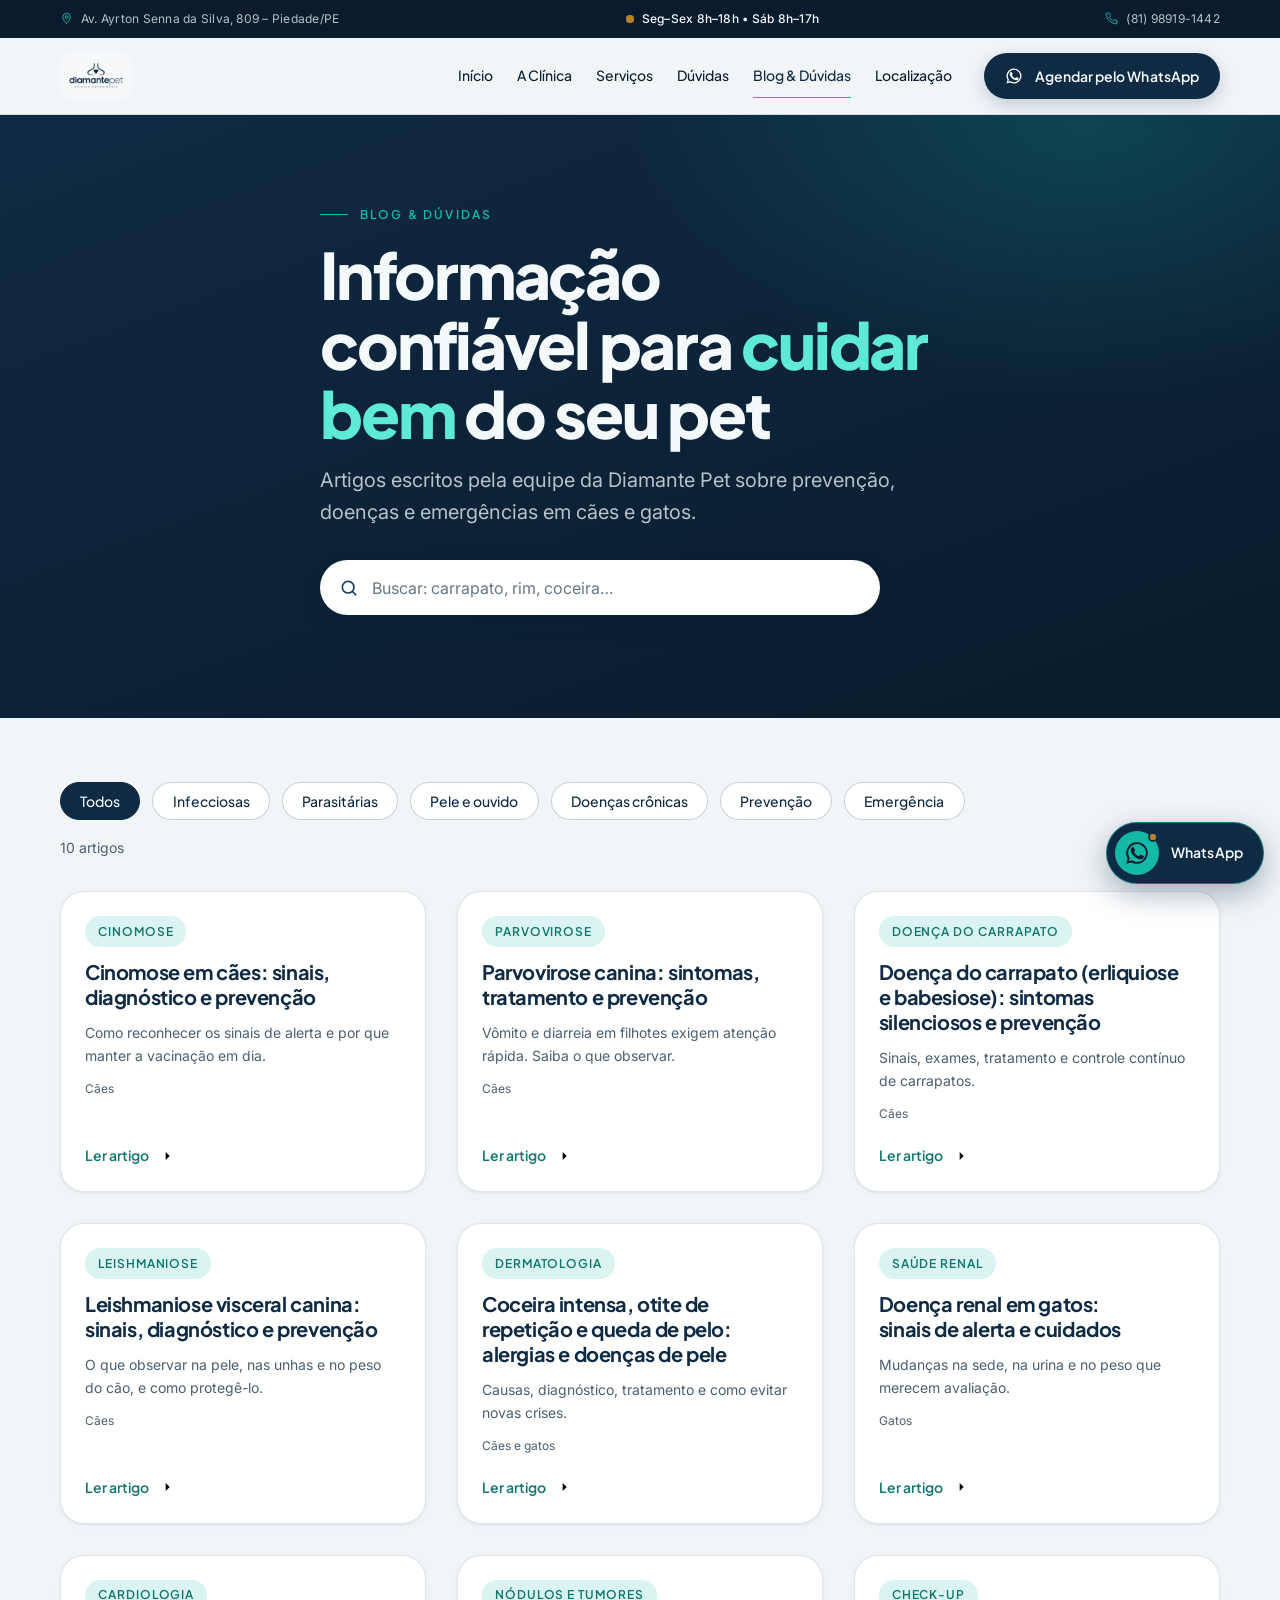
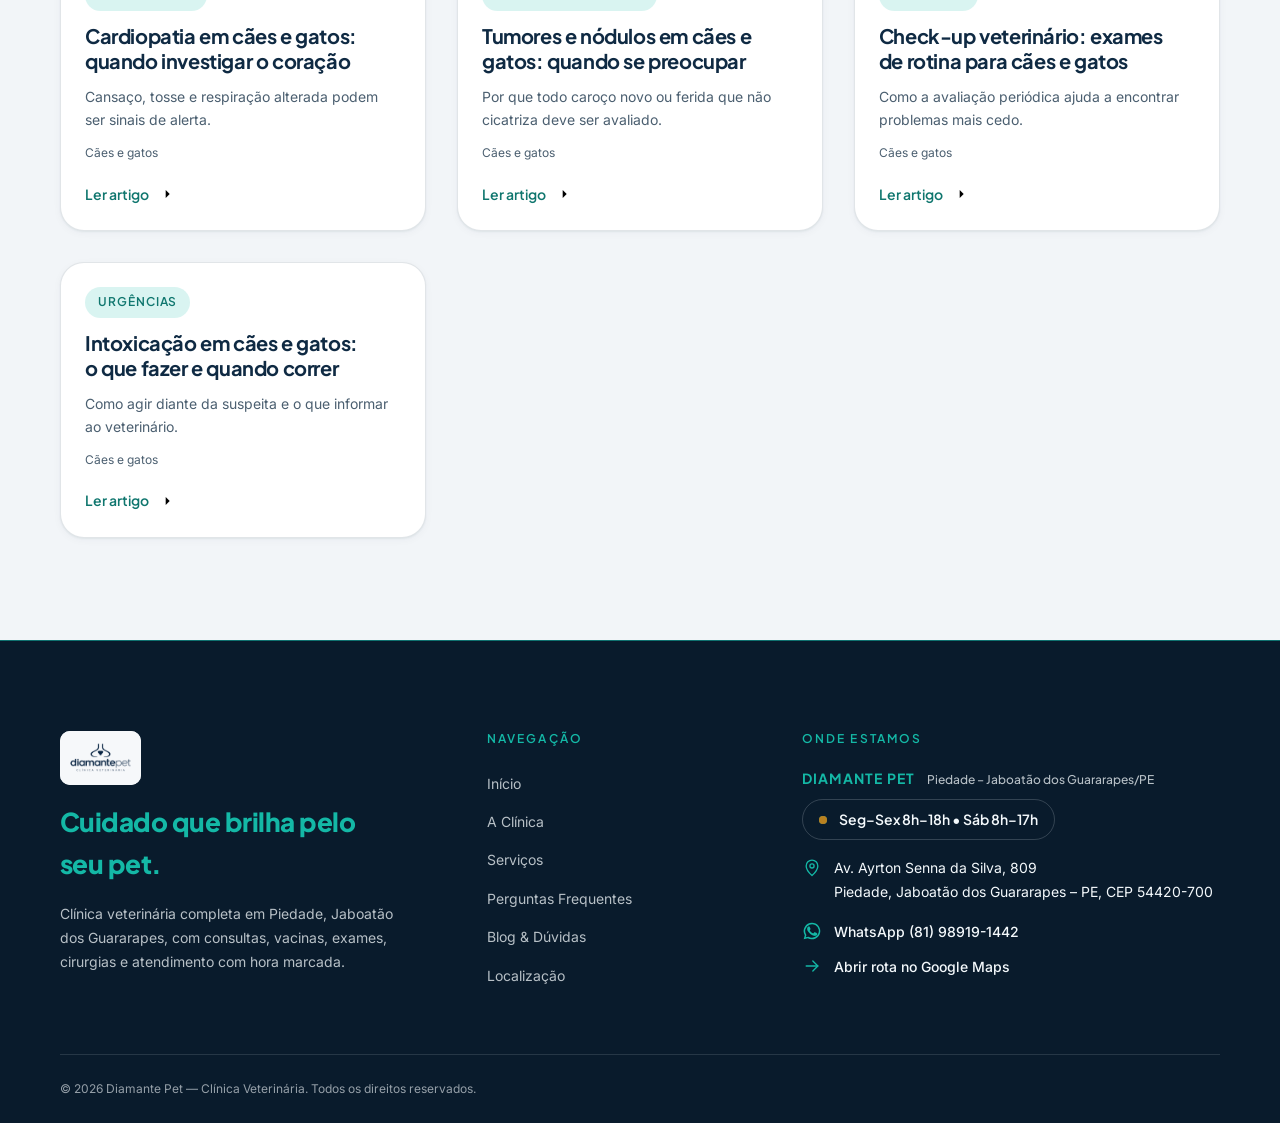
<file: blog.html>
<!DOCTYPE html>
<html lang="pt-BR">
<head>
  <meta charset="utf-8">
  <meta name="viewport" content="width=device-width, initial-scale=1">

  <title>Blog &amp; Dúvidas — Diamante Pet Clínica Veterinária</title>
  <meta name="description" content="Artigos da Diamante Pet, em Piedade/PE, sobre doenças infecciosas e parasitárias, pele, rins, coração, tumores, check-up e emergências.">
  <meta name="theme-color" content="#0F3D5E">

  <!-- Favicon -->
  <link rel="icon" type="image/png" href="favicon.png">

  <!-- Open Graph -->
  <meta property="og:type" content="website">
  <meta property="og:locale" content="pt_BR">
  <meta property="og:site_name" content="Diamante Pet — Clínica Veterinária">
  <meta property="og:title" content="Blog &amp; Dúvidas — Diamante Pet Clínica Veterinária">
  <meta property="og:description" content="Artigos da equipe da Diamante Pet sobre prevenção, doenças e emergências em cães e gatos.">

  <!-- Fontes -->
  <link rel="preconnect" href="https://fonts.googleapis.com">
  <link rel="preconnect" href="https://fonts.gstatic.com" crossorigin>
  <link href="https://fonts.googleapis.com/css2?family=Inter:wght@400;500;600&family=Plus+Jakarta+Sans:wght@500;600;700;800&display=swap" rel="stylesheet">

  <!-- Estilos -->
  <link rel="stylesheet" href="style.css">

  
<link rel="icon" type="image/png" href="favicon.png">
</head>
<body>
  <a class="skip-link" href="#conteudo">Ir para o conteúdo principal</a>

  <header class="site-header">

    <!-- Topbar -->
    <div class="topbar">
      <div class="container topbar__inner">
        <span class="topbar__item topbar__address">
          <svg width="13" height="13" viewBox="0 0 24 24" fill="none" stroke="currentColor" stroke-width="1.8" stroke-linecap="round" stroke-linejoin="round" aria-hidden="true">
            <path d="M12 21s7-6.2 7-11.5A7 7 0 0 0 5 9.5C5 14.8 12 21 12 21z"></path>
            <circle cx="12" cy="9.5" r="2.5"></circle>
          </svg>
          Av. Ayrton Senna da Silva, 809 – Piedade/PE
        </span>

        <span class="topbar__item topbar__status" role="status" data-open-status>
          <span class="pulse" aria-hidden="true"></span>
          <span class="js-status-text">Seg–Sex 8h–18h • Sáb 8h–17h</span>
        </span>

        <a class="topbar__item topbar__phone" href="tel:+5581989191442" aria-label="Ligar para (81) 98919-1442">
          <svg width="13" height="13" viewBox="0 0 24 24" fill="none" stroke="currentColor" stroke-width="1.8" stroke-linecap="round" stroke-linejoin="round" aria-hidden="true">
            <path d="M22 16.9v3a2 2 0 0 1-2.2 2 19.8 19.8 0 0 1-8.6-3.1 19.5 19.5 0 0 1-6-6A19.8 19.8 0 0 1 2.1 4.2 2 2 0 0 1 4.1 2h3a2 2 0 0 1 2 1.7c.1 1 .4 1.9.7 2.8a2 2 0 0 1-.5 2.1L8.1 9.9a16 16 0 0 0 6 6l1.3-1.3a2 2 0 0 1 2.1-.4c.9.3 1.8.6 2.8.7a2 2 0 0 1 1.7 2z"></path>
          </svg>
          <span class="topbar__phone-label">(81) 98919-1442</span>
        </a>
      </div>
    </div>

    <!-- Navegação principal -->
    <div class="nav-bar">
      <div class="container nav-bar__inner">

        <a class="brand" href="index.html" aria-label="Diamante Pet — Clínica Veterinária: página inicial">
          <span class="brand__logo"><img src="logo-diamante-pet.png" alt="Logo Diamante Pet Clínica Veterinária" width="753" height="360"></span>
        </a>

        <nav class="nav" id="site-nav" aria-label="Navegação principal">
          <ul class="nav__list">
            <li><a class="nav__link" href="index.html">Início</a></li>
            <li><a class="nav__link" href="index.html#clinica">A Clínica</a></li>
            <li><a class="nav__link" href="index.html#servicos">Serviços</a></li>
            <li><a class="nav__link" href="index.html#faq">Dúvidas</a></li>
            <li><a class="nav__link" href="blog.html" aria-current="page">Blog &amp; Dúvidas</a></li>
            <li><a class="nav__link" href="index.html#localizacao">Localização</a></li>
          </ul>

          <a class="btn btn--primary nav__cta"
             href="https://wa.me/5581989191442?text=Ol%C3%A1%2C%20gostaria%20de%20agendar%20um%20atendimento%20para%20o%20meu%20pet."
             target="_blank" rel="noopener"
             aria-label="Agendar pelo WhatsApp">
            <svg width="18" height="18" viewBox="0 0 24 24" fill="currentColor" aria-hidden="true"><path d="M17.5 14.4c-.3-.1-1.7-.8-2-.9-.3-.1-.5-.1-.7.1-.2.3-.8.9-.9 1.1-.2.2-.3.2-.6.1-.3-.1-1.2-.4-2.3-1.4-.8-.8-1.4-1.7-1.6-2-.2-.3 0-.4.1-.6l.4-.5c.1-.2.2-.3.3-.5.1-.2 0-.4 0-.5-.1-.1-.7-1.6-.9-2.2-.2-.6-.5-.5-.7-.5h-.6c-.2 0-.5.1-.8.4-.3.3-1 1-1 2.5s1.1 2.9 1.2 3.1c.1.2 2.1 3.2 5.1 4.5.7.3 1.3.5 1.7.6.7.2 1.4.2 1.9.1.6-.1 1.7-.7 2-1.4.2-.7.2-1.3.2-1.4-.1-.1-.3-.2-.6-.3z"></path><path d="M12 2a10 10 0 0 0-8.6 15.1L2 22l5-1.3A10 10 0 1 0 12 2zm0 18.2c-1.5 0-3-.4-4.2-1.2l-.3-.2-3 .8.8-2.9-.2-.3A8.2 8.2 0 1 1 12 20.2z"></path></svg>
            <span class="nav__cta-label">Agendar pelo WhatsApp</span>
          </a>

          <button class="menu-toggle" type="button" aria-expanded="false" aria-controls="site-nav" aria-label="Abrir menu">
            <span class="menu-toggle__bars" aria-hidden="true">
              <span></span><span></span><span></span>
            </span>
          </button>
        </nav>

      </div>
    </div>
  </header>

  <main id="conteudo">
    <section class="blog-hero" aria-labelledby="blog-title">
      <div class="container blog-hero__inner">
        <span class="eyebrow eyebrow--light">Blog &amp; Dúvidas</span>
        <h1 class="blog-hero__title" id="blog-title">Informação confiável para <em>cuidar bem</em> do seu pet</h1>
        <p class="blog-hero__lead">Artigos escritos pela equipe da Diamante Pet sobre prevenção, doenças e emergências em cães e gatos.</p>
        <form class="blog-search" role="search" onsubmit="return false">
          <svg class="blog-search__icon" viewBox="0 0 24 24" fill="none" stroke="currentColor" stroke-width="2" stroke-linecap="round" aria-hidden="true"><circle cx="11" cy="11" r="7"></circle><path d="M20 20l-3.5-3.5"></path></svg>
          <label class="sr-only" for="blog-search-input">Buscar artigos</label>
          <input id="blog-search-input" type="search" placeholder="Buscar: carrapato, rim, coceira…" autocomplete="off">
          <button class="blog-search__clear" type="button" aria-label="Limpar busca" hidden>
            <svg width="16" height="16" viewBox="0 0 24 24" fill="none" stroke="currentColor" stroke-width="2" stroke-linecap="round" aria-hidden="true"><path d="M6 6l12 12M18 6L6 18"></path></svg>
          </button>
        </form>
      </div>
    </section>

    <section class="blog" aria-label="Artigos">
      <div class="container">
        <div class="blog__toolbar">
          <div class="blog__filters" role="group" aria-label="Filtrar por categoria"><button class="chip" type="button" data-filter="all" aria-pressed="true">Todos</button><button class="chip" type="button" data-filter="Infecciosas" aria-pressed="false">Infecciosas</button><button class="chip" type="button" data-filter="Parasitárias" aria-pressed="false">Parasitárias</button><button class="chip" type="button" data-filter="Pele e ouvido" aria-pressed="false">Pele e ouvido</button><button class="chip" type="button" data-filter="Doenças crônicas" aria-pressed="false">Doenças crônicas</button><button class="chip" type="button" data-filter="Prevenção" aria-pressed="false">Prevenção</button><button class="chip" type="button" data-filter="Emergência" aria-pressed="false">Emergência</button></div>
          <p class="blog__count" aria-live="polite" id="blog-count"></p>
        </div>
        <div class="blog__grid" id="blog-grid">
        <article class="post-card" data-category="Infecciosas">
          <div class="post-card__body">
            <span class="post-card__tag">Cinomose</span>
            <h3 class="post-card__title"><a href="artigo-cinomose.html">Cinomose em cães: sinais, diagnóstico e prevenção</a></h3>
            <p class="post-card__excerpt">Como reconhecer os sinais de alerta e por que manter a vacinação em dia.</p>
            <div class="post-card__meta"><span>Cães</span></div>
            <span class="post-card__link">Ler artigo <svg width="16" height="16" aria-hidden="true" focusable="false"><use href="#i-arrow"></use></svg></span>
          </div>
        </article>
        <article class="post-card" data-category="Infecciosas">
          <div class="post-card__body">
            <span class="post-card__tag">Parvovirose</span>
            <h3 class="post-card__title"><a href="artigo-parvovirose.html">Parvovirose canina: sintomas, tratamento e prevenção</a></h3>
            <p class="post-card__excerpt">Vômito e diarreia em filhotes exigem atenção rápida. Saiba o que observar.</p>
            <div class="post-card__meta"><span>Cães</span></div>
            <span class="post-card__link">Ler artigo <svg width="16" height="16" aria-hidden="true" focusable="false"><use href="#i-arrow"></use></svg></span>
          </div>
        </article>
        <article class="post-card" data-category="Parasitárias">
          <div class="post-card__body">
            <span class="post-card__tag">Doença do carrapato</span>
            <h3 class="post-card__title"><a href="artigo-carrapato.html">Doença do carrapato (erliquiose e babesiose): sintomas silenciosos e prevenção</a></h3>
            <p class="post-card__excerpt">Sinais, exames, tratamento e controle contínuo de carrapatos.</p>
            <div class="post-card__meta"><span>Cães</span></div>
            <span class="post-card__link">Ler artigo <svg width="16" height="16" aria-hidden="true" focusable="false"><use href="#i-arrow"></use></svg></span>
          </div>
        </article>
        <article class="post-card" data-category="Parasitárias">
          <div class="post-card__body">
            <span class="post-card__tag">Leishmaniose</span>
            <h3 class="post-card__title"><a href="artigo-leishmaniose.html">Leishmaniose visceral canina: sinais, diagnóstico e prevenção</a></h3>
            <p class="post-card__excerpt">O que observar na pele, nas unhas e no peso do cão, e como protegê-lo.</p>
            <div class="post-card__meta"><span>Cães</span></div>
            <span class="post-card__link">Ler artigo <svg width="16" height="16" aria-hidden="true" focusable="false"><use href="#i-arrow"></use></svg></span>
          </div>
        </article>
        <article class="post-card" data-category="Pele e ouvido">
          <div class="post-card__body">
            <span class="post-card__tag">Dermatologia</span>
            <h3 class="post-card__title"><a href="artigo-otite-alergia.html">Coceira intensa, otite de repetição e queda de pelo: alergias e doenças de pele</a></h3>
            <p class="post-card__excerpt">Causas, diagnóstico, tratamento e como evitar novas crises.</p>
            <div class="post-card__meta"><span>Cães e gatos</span></div>
            <span class="post-card__link">Ler artigo <svg width="16" height="16" aria-hidden="true" focusable="false"><use href="#i-arrow"></use></svg></span>
          </div>
        </article>
        <article class="post-card" data-category="Doenças crônicas">
          <div class="post-card__body">
            <span class="post-card__tag">Saúde renal</span>
            <h3 class="post-card__title"><a href="artigo-felinos-renal.html">Doença renal em gatos: sinais de alerta e cuidados</a></h3>
            <p class="post-card__excerpt">Mudanças na sede, na urina e no peso que merecem avaliação.</p>
            <div class="post-card__meta"><span>Gatos</span></div>
            <span class="post-card__link">Ler artigo <svg width="16" height="16" aria-hidden="true" focusable="false"><use href="#i-arrow"></use></svg></span>
          </div>
        </article>
        <article class="post-card" data-category="Doenças crônicas">
          <div class="post-card__body">
            <span class="post-card__tag">Cardiologia</span>
            <h3 class="post-card__title"><a href="artigo-cardiopatia.html">Cardiopatia em cães e gatos: quando investigar o coração</a></h3>
            <p class="post-card__excerpt">Cansaço, tosse e respiração alterada podem ser sinais de alerta.</p>
            <div class="post-card__meta"><span>Cães e gatos</span></div>
            <span class="post-card__link">Ler artigo <svg width="16" height="16" aria-hidden="true" focusable="false"><use href="#i-arrow"></use></svg></span>
          </div>
        </article>
        <article class="post-card" data-category="Prevenção">
          <div class="post-card__body">
            <span class="post-card__tag">Nódulos e tumores</span>
            <h3 class="post-card__title"><a href="artigo-tumores-nodulos.html">Tumores e nódulos em cães e gatos: quando se preocupar</a></h3>
            <p class="post-card__excerpt">Por que todo caroço novo ou ferida que não cicatriza deve ser avaliado.</p>
            <div class="post-card__meta"><span>Cães e gatos</span></div>
            <span class="post-card__link">Ler artigo <svg width="16" height="16" aria-hidden="true" focusable="false"><use href="#i-arrow"></use></svg></span>
          </div>
        </article>
        <article class="post-card" data-category="Prevenção">
          <div class="post-card__body">
            <span class="post-card__tag">Check-up</span>
            <h3 class="post-card__title"><a href="artigo-checkup.html">Check-up veterinário: exames de rotina para cães e gatos</a></h3>
            <p class="post-card__excerpt">Como a avaliação periódica ajuda a encontrar problemas mais cedo.</p>
            <div class="post-card__meta"><span>Cães e gatos</span></div>
            <span class="post-card__link">Ler artigo <svg width="16" height="16" aria-hidden="true" focusable="false"><use href="#i-arrow"></use></svg></span>
          </div>
        </article>
        <article class="post-card" data-category="Emergência">
          <div class="post-card__body">
            <span class="post-card__tag">Urgências</span>
            <h3 class="post-card__title"><a href="artigo-intoxicacao.html">Intoxicação em cães e gatos: o que fazer e quando correr</a></h3>
            <p class="post-card__excerpt">Como agir diante da suspeita e o que informar ao veterinário.</p>
            <div class="post-card__meta"><span>Cães e gatos</span></div>
            <span class="post-card__link">Ler artigo <svg width="16" height="16" aria-hidden="true" focusable="false"><use href="#i-arrow"></use></svg></span>
          </div>
        </article>
        </div>
        <div class="blog__empty" id="blog-empty" hidden>
          <h2 class="blog__empty-title">Nenhum artigo encontrado</h2>
          <p>Tente outra palavra ou escolha outra categoria. Se preferir, pergunte direto para nossa equipe.</p>
          <a class="btn btn--primary" href="https://wa.me/5581989191442?text=Ol%C3%A1%2C%20tenho%20uma%20d%C3%BAvida%20sobre%20o%20meu%20pet." target="_blank" rel="noopener">Falar pelo WhatsApp</a>
        </div>
      </div>
    </section>
  </main>

  <svg width="0" height="0" style="position:absolute" aria-hidden="true" focusable="false">
      <defs>
        <symbol id="i-clock" viewBox="0 0 24 24"><circle cx="12" cy="12" r="9"></circle><path d="M12 7v5l3 2"></path></symbol>
        <symbol id="i-scan" viewBox="0 0 24 24"><path d="M4 8V6a2 2 0 0 1 2-2h2M16 4h2a2 2 0 0 1 2 2v2M20 16v2a2 2 0 0 1-2 2h-2M8 20H6a2 2 0 0 1-2-2v-2"></path><path d="M7 12h3l1.5-3 2 6 1.5-3H17"></path></symbol>
        <symbol id="i-check" viewBox="0 0 24 24"><path d="M5 12.5l4.5 4.5L19 7.5"></path></symbol>
        <symbol id="i-arrow" viewBox="0 0 24 24"><path d="M5 12h14"></path><path d="M13 6l6 6-6 6"></path></symbol>
        <symbol id="i-pin" viewBox="0 0 24 24"><path d="M12 21s7-6.2 7-11.5A7 7 0 0 0 5 9.5C5 14.8 12 21 12 21z"></path><circle cx="12" cy="9.5" r="2.5"></circle></symbol>
        <symbol id="i-phone" viewBox="0 0 24 24"><path d="M22 16.9v3a2 2 0 0 1-2.2 2 19.8 19.8 0 0 1-8.6-3.1 19.5 19.5 0 0 1-6-6A19.8 19.8 0 0 1 2.1 4.2 2 2 0 0 1 4.1 2h3a2 2 0 0 1 2 1.7c.1 1 .4 1.9.7 2.8a2 2 0 0 1-.5 2.1L8.1 9.9a16 16 0 0 0 6 6l1.3-1.3a2 2 0 0 1 2.1-.4c.9.3 1.8.6 2.8.7a2 2 0 0 1 1.7 2z"></path></symbol>
        <symbol id="i-wa" viewBox="0 0 24 24"><path d="M17.5 14.4c-.3-.1-1.7-.8-2-.9-.3-.1-.5-.1-.7.1-.2.3-.8.9-.9 1.1-.2.2-.3.2-.6.1-.3-.1-1.2-.4-2.3-1.4-.8-.8-1.4-1.7-1.6-2-.2-.3 0-.4.1-.6l.4-.5c.1-.2.2-.3.3-.5.1-.2 0-.4 0-.5-.1-.1-.7-1.6-.9-2.2-.2-.6-.5-.5-.7-.5h-.6c-.2 0-.5.1-.8.4-.3.3-1 1-1 2.5s1.1 2.9 1.2 3.1c.1.2 2.1 3.2 5.1 4.5.7.3 1.3.5 1.7.6.7.2 1.4.2 1.9.1.6-.1 1.7-.7 2-1.4.2-.7.2-1.3.2-1.4-.1-.1-.3-.2-.6-.3z"></path><path d="M12 2a10 10 0 0 0-8.6 15.1L2 22l5-1.3A10 10 0 1 0 12 2zm0 18.2c-1.5 0-3-.4-4.2-1.2l-.3-.2-3 .8.8-2.9-.2-.3A8.2 8.2 0 1 1 12 20.2z"></path></symbol>
        <symbol id="i-heart" viewBox="0 0 24 24"><path d="M12 20s-7-4.4-7-10a4 4 0 0 1 7-2.6A4 4 0 0 1 19 10c0 5.6-7 10-7 10z"></path></symbol>
        <symbol id="i-stetho" viewBox="0 0 24 24"><path d="M6 3v6a4 4 0 0 0 8 0V3"></path><path d="M10 13v2a5 5 0 0 0 10 0v-1"></path><circle cx="20" cy="12" r="2"></circle></symbol>
        <symbol id="i-shield" viewBox="0 0 24 24"><path d="M12 3l7 3v5c0 4.5-3 8-7 10-4-2-7-5.5-7-10V6z"></path><path d="M9 12l2 2 4-4"></path></symbol>
        <symbol id="i-scalpel" viewBox="0 0 24 24"><path d="M3 21l8-8"></path><path d="M11 13l6-9 3 3-9 6z"></path></symbol>
      </defs>
    </svg>

  <footer class="site-footer" aria-labelledby="footer-title">
    <div class="container">

      <div class="footer__grid">

        <div class="footer__brand">
          <a class="brand brand--footer" href="index.html" aria-label="Diamante Pet — Clínica Veterinária: página inicial">
          <span class="brand__logo"><img src="logo-diamante-pet.png" alt="Logo Diamante Pet Clínica Veterinária" width="753" height="360"></span>
        </a>
          <span class="sr-only" id="footer-title">Diamante Pet — Clínica Veterinária</span>
          <p class="footer__slogan">Cuidado que brilha pelo seu pet.</p>
          <p class="footer__about">
            Clínica veterinária completa em Piedade, Jaboatão dos Guararapes, com consultas, vacinas, exames, cirurgias e atendimento com hora marcada.
          </p>
        </div>

        <nav class="footer__col" aria-label="Links rápidos">
          <h2 class="footer__heading">Navegação</h2>
          <ul class="footer__links">
            <li><a href="index.html">Início</a></li>
            <li><a href="index.html#clinica">A Clínica</a></li>
            <li><a href="index.html#servicos">Serviços</a></li>
            <li><a href="index.html#faq">Perguntas Frequentes</a></li>
            <li><a href="blog.html">Blog &amp; Dúvidas</a></li>
            <li><a href="index.html#localizacao">Localização</a></li>
          </ul>
        </nav>

        <div class="footer__col footer__col--units">
          <h2 class="footer__heading">Onde estamos</h2>

          <div class="footer__unit">
            <h3 class="footer__unit-title">Diamante Pet <small>Piedade – Jaboatão dos Guararapes/PE</small></h3>
            <p class="footer__status" data-open-status>
              <span class="pulse" aria-hidden="true"></span>
              <span class="js-status-text">Seg–Sex 8h–18h • Sáb 8h–17h</span>
            </p>
            <address class="footer__address">
              <svg class="icon" width="20" height="20" aria-hidden="true" focusable="false"><use href="#i-pin"></use></svg>
              <span>Av. Ayrton Senna da Silva, 809<br>Piedade, Jaboatão dos Guararapes – PE, CEP 54420-700</span>
            </address>
            <a class="footer__contact" href="https://wa.me/5581989191442?text=Ol%C3%A1%2C%20gostaria%20de%20agendar%20um%20atendimento%20para%20o%20meu%20pet." target="_blank" rel="noopener" aria-label="WhatsApp da Diamante Pet: (81) 98919-1442">
              <svg class="icon-fill" width="20" height="20" aria-hidden="true" focusable="false"><use href="#i-wa"></use></svg>
              <span>WhatsApp (81) 98919-1442</span>
            </a>
            <a class="footer__contact" href="https://www.google.com/maps/search/?api=1&amp;query=Av.+Ayrton+Senna+da+Silva%2C+809%2C+Piedade%2C+Jaboat%C3%A3o+dos+Guararapes+-+PE%2C+54420-700" target="_blank" rel="noopener">
              <svg class="icon" width="20" height="20" aria-hidden="true" focusable="false"><use href="#i-arrow"></use></svg>
              <span>Abrir rota no Google Maps</span>
            </a>
          </div>
        </div>

      </div>

      <div class="footer__bottom">
        <p>&copy; <span id="footer-year">2026</span> Diamante Pet — Clínica Veterinária. Todos os direitos reservados.</p>
      </div>

    </div>
  </footer>

  <a class="wa-float"
     href="https://wa.me/5581989191442?text=Ol%C3%A1%2C%20gostaria%20de%20falar%20com%20a%20Diamante%20Pet."
     target="_blank" rel="noopener"
     aria-label="Falar pelo WhatsApp (81) 98919-1442">
    <span class="wa-float__icon">
      <svg class="icon-fill" width="26" height="26" aria-hidden="true" focusable="false"><use href="#i-wa"></use></svg>
      <span class="wa-float__dot pulse" aria-hidden="true"></span>
    </span>
    <span class="wa-float__label">WhatsApp</span>
  </a>

  <script src="script.js" defer></script>
  <script>
    (function () {
      "use strict";
      var grid = document.getElementById("blog-grid"),
          cards = Array.prototype.slice.call(grid.querySelectorAll(".post-card")),
          chips = document.querySelectorAll(".blog__filters .chip"),
          input = document.getElementById("blog-search-input"),
          clear = document.querySelector(".blog-search__clear"),
          empty = document.getElementById("blog-empty"),
          count = document.getElementById("blog-count"),
          cat = "all";
      function norm(t) { return t.toLowerCase().normalize("NFD").replace(/[\u0300-\u036f]/g, ""); }
      function apply() {
        var q = norm(input.value.trim()), n = 0;
        cards.forEach(function (c) {
          var ok = (cat === "all" || c.getAttribute("data-category") === cat) && (!q || norm(c.textContent).indexOf(q) !== -1);
          c.hidden = !ok; if (ok) { n++; }
        });
        empty.hidden = n !== 0;
        clear.hidden = !input.value;
        count.textContent = n + (n === 1 ? " artigo" : " artigos");
      }
      Array.prototype.forEach.call(chips, function (b) {
        b.addEventListener("click", function () {
          cat = b.getAttribute("data-filter");
          Array.prototype.forEach.call(chips, function (x) { x.setAttribute("aria-pressed", x === b ? "true" : "false"); });
          apply();
        });
      });
      input.addEventListener("input", apply);
      clear.addEventListener("click", function () { input.value = ""; input.focus(); apply(); });
      apply();
    })();
  </script>
</body>
</html>
</file>
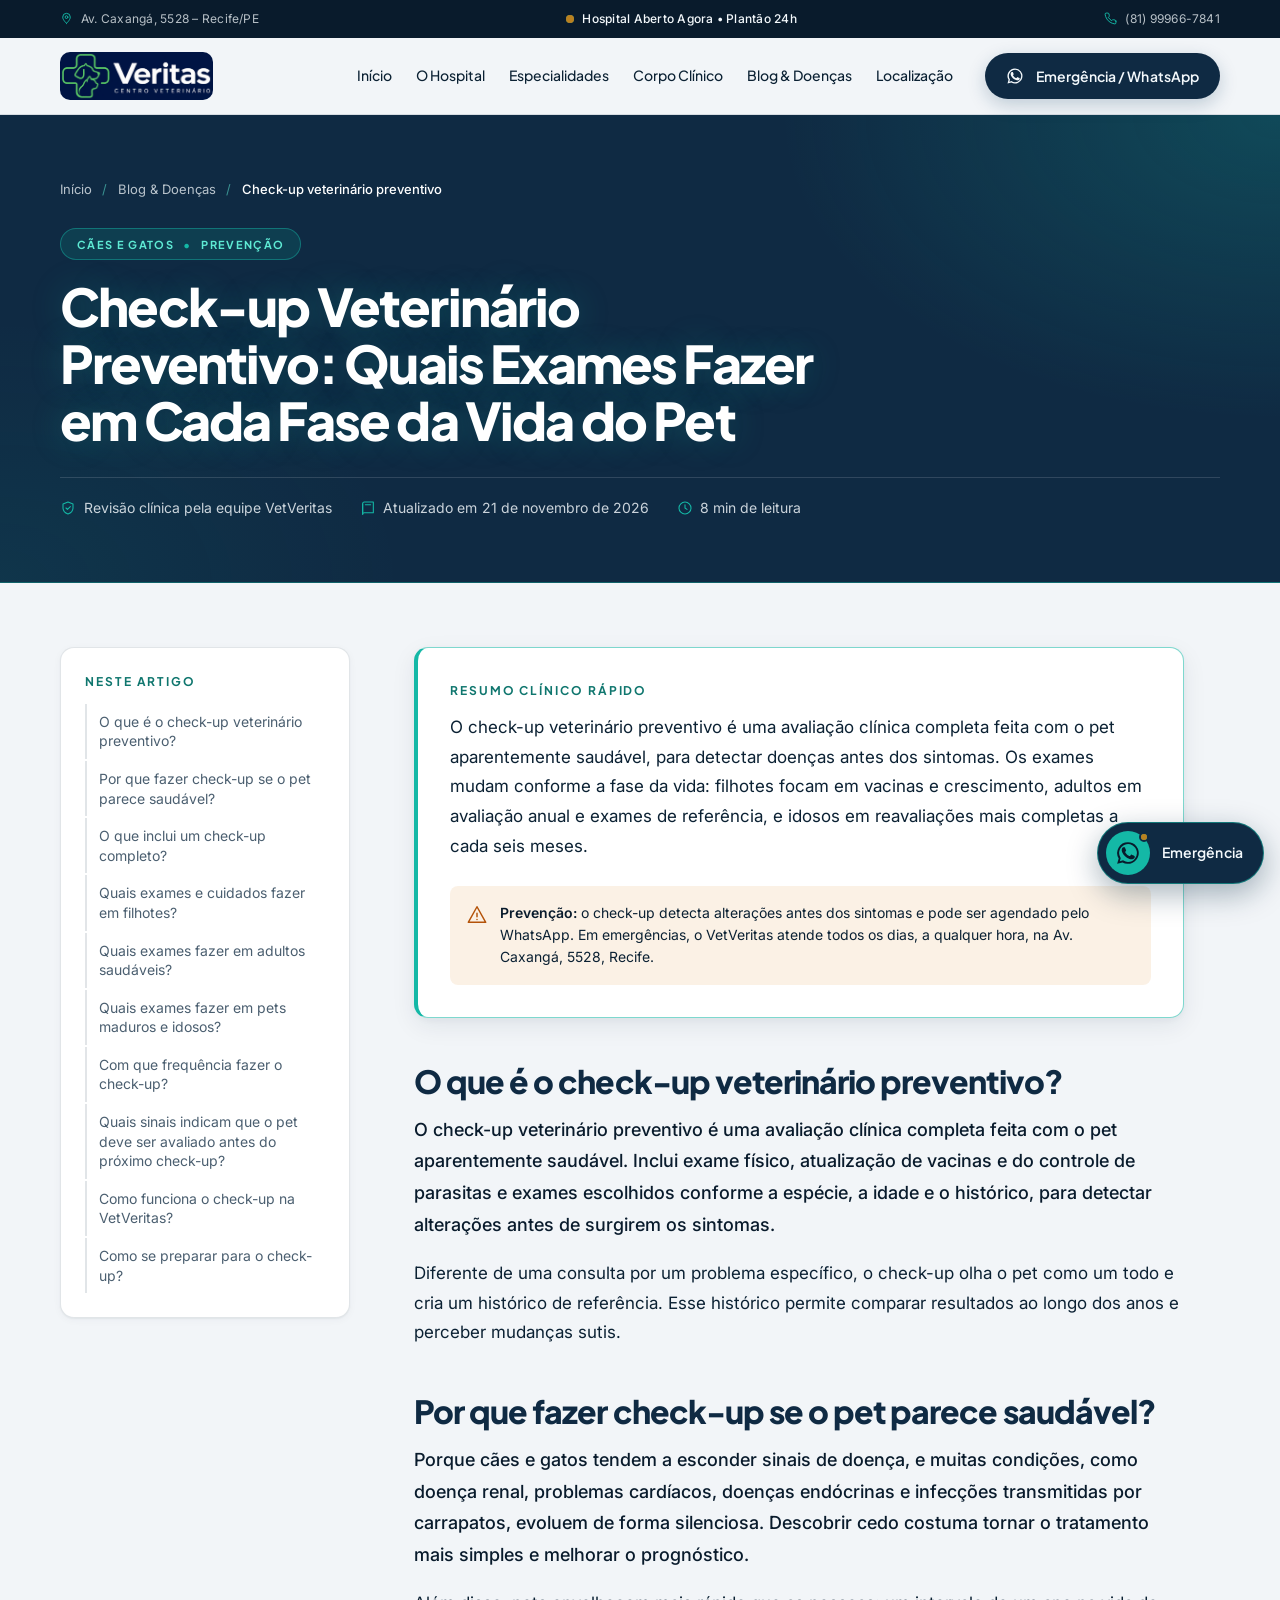
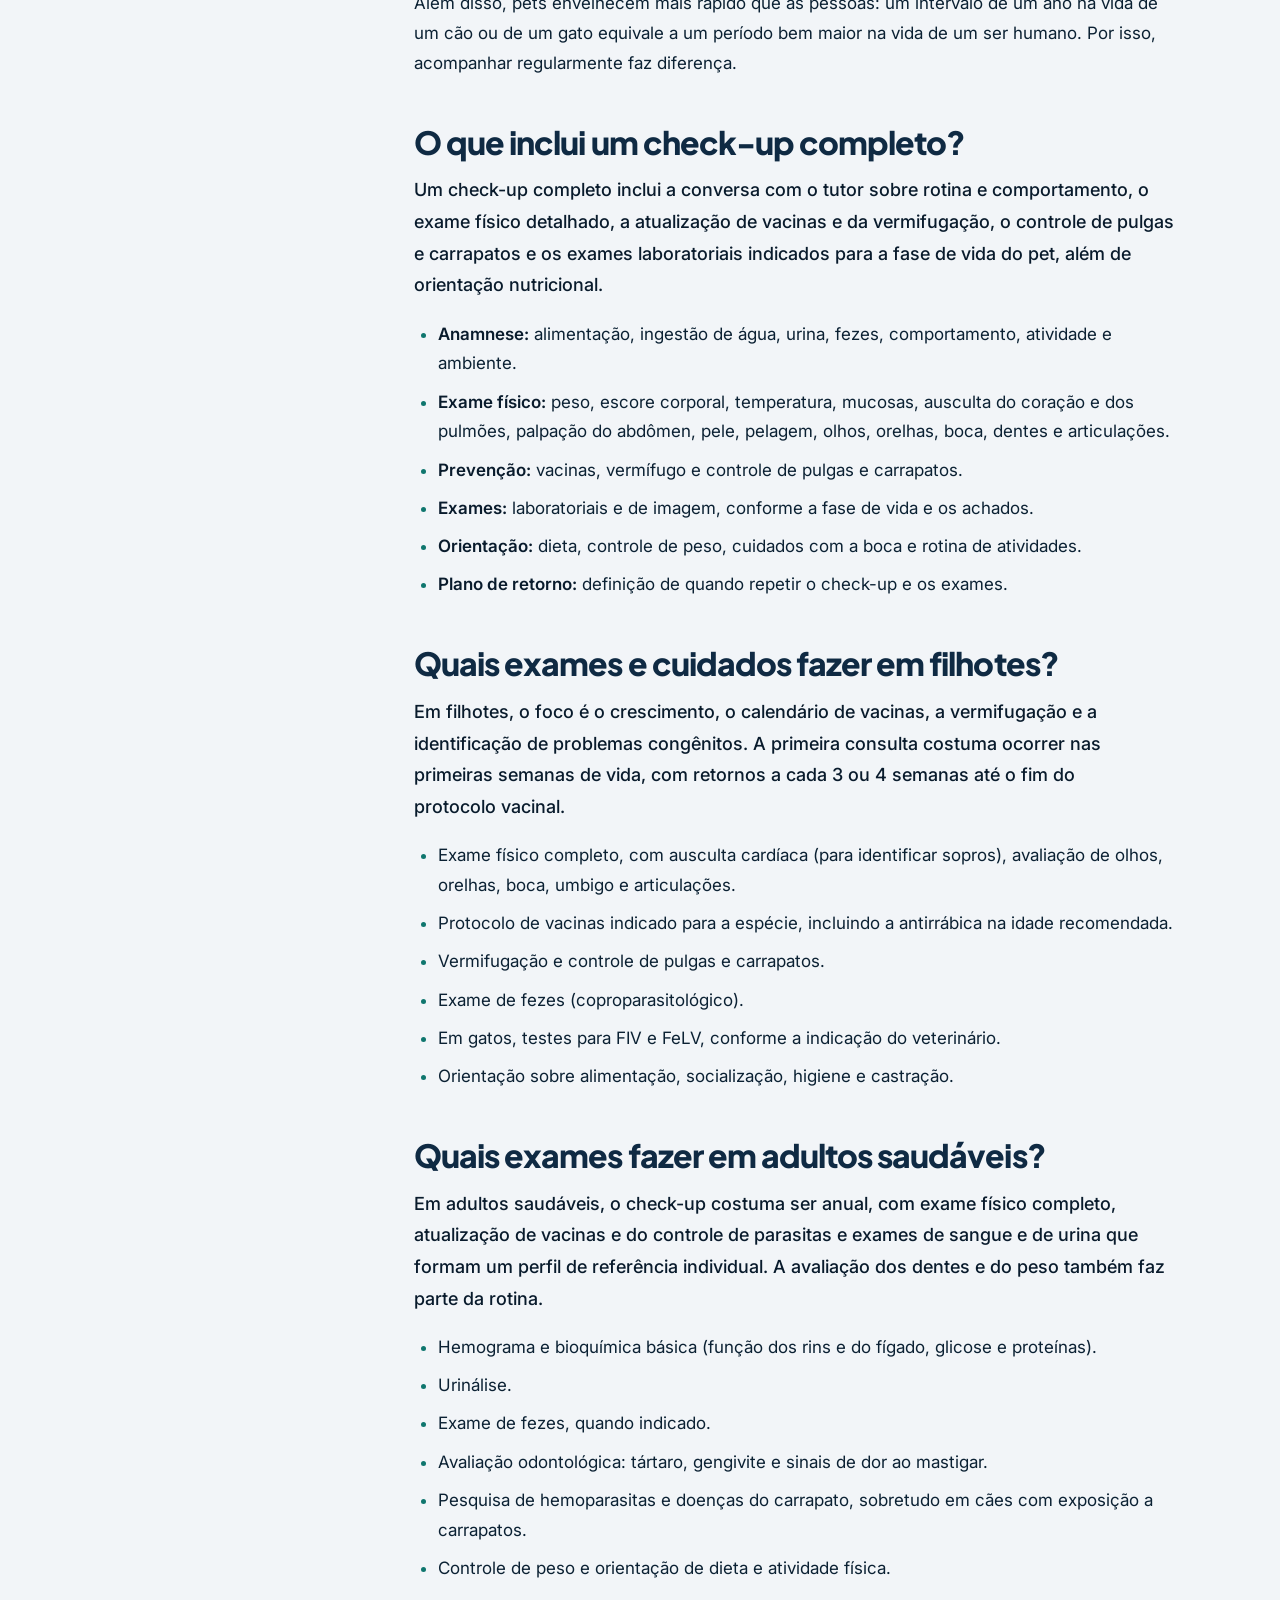
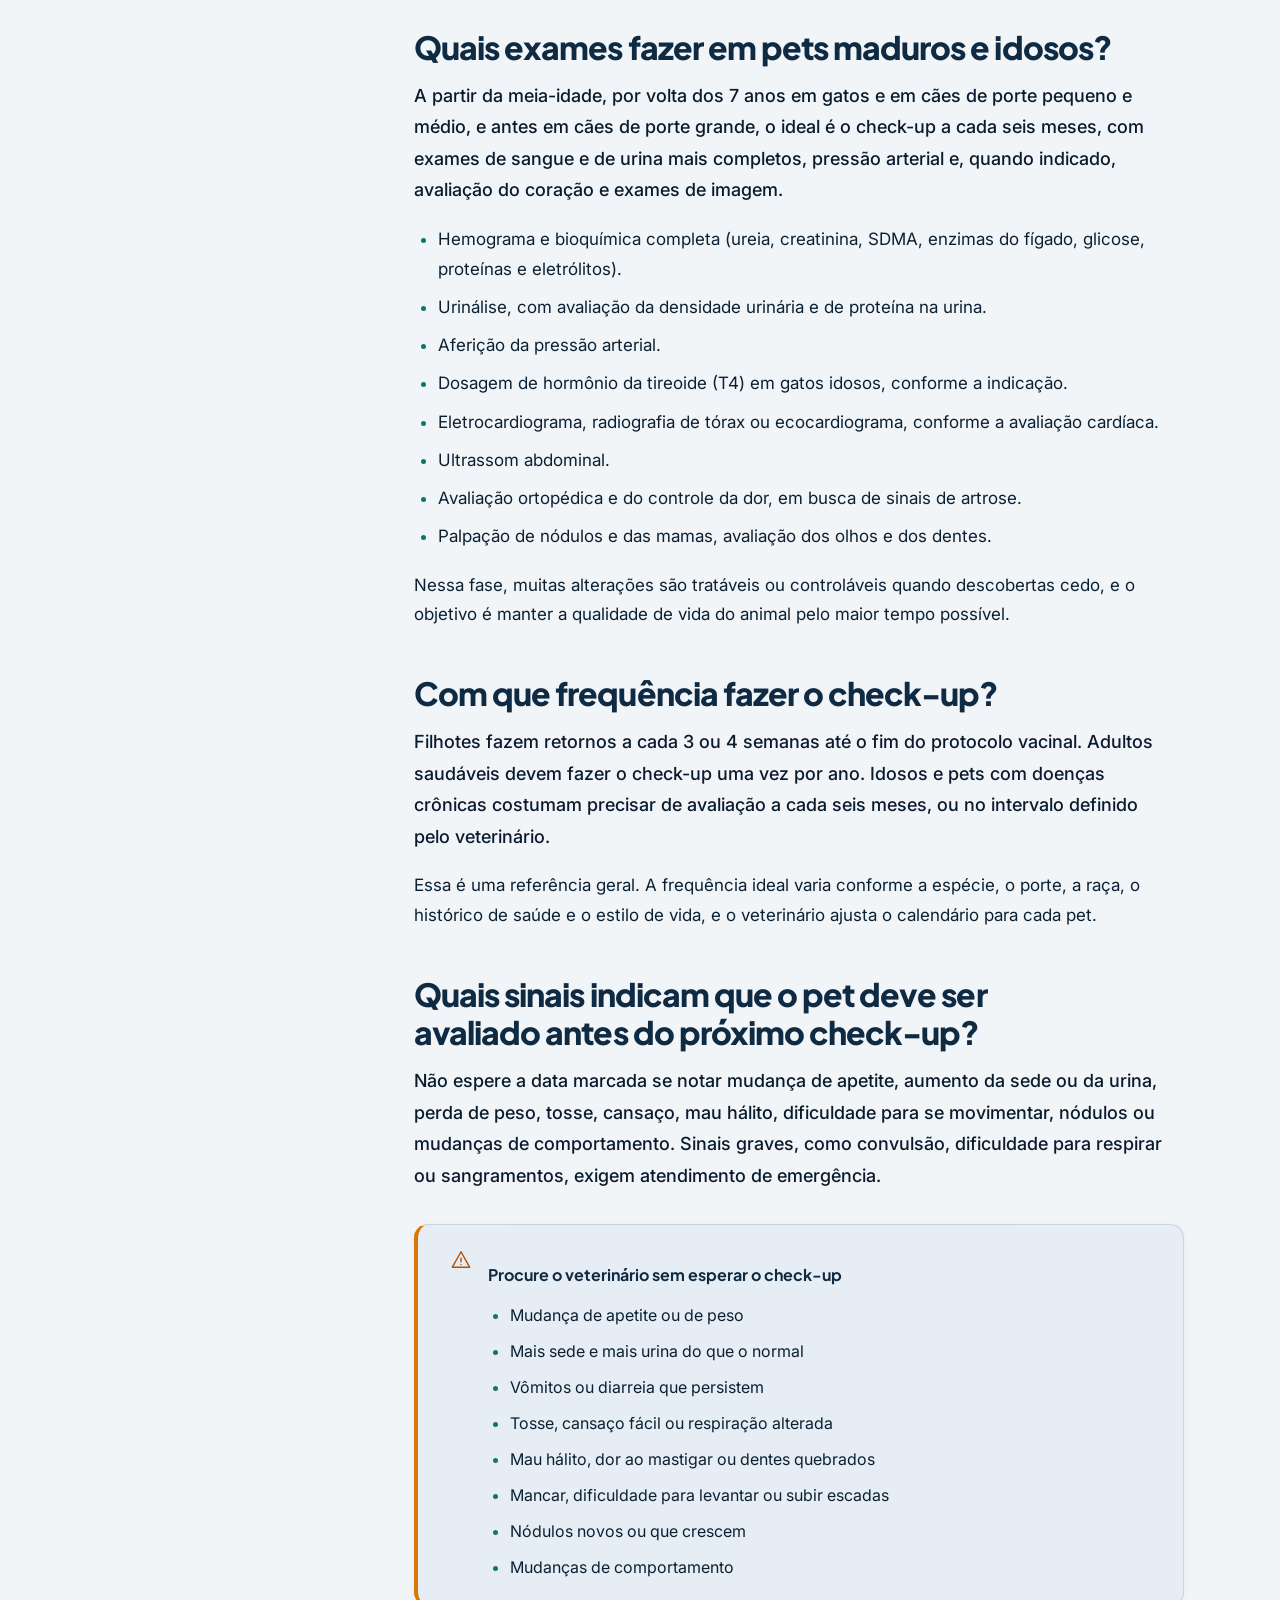
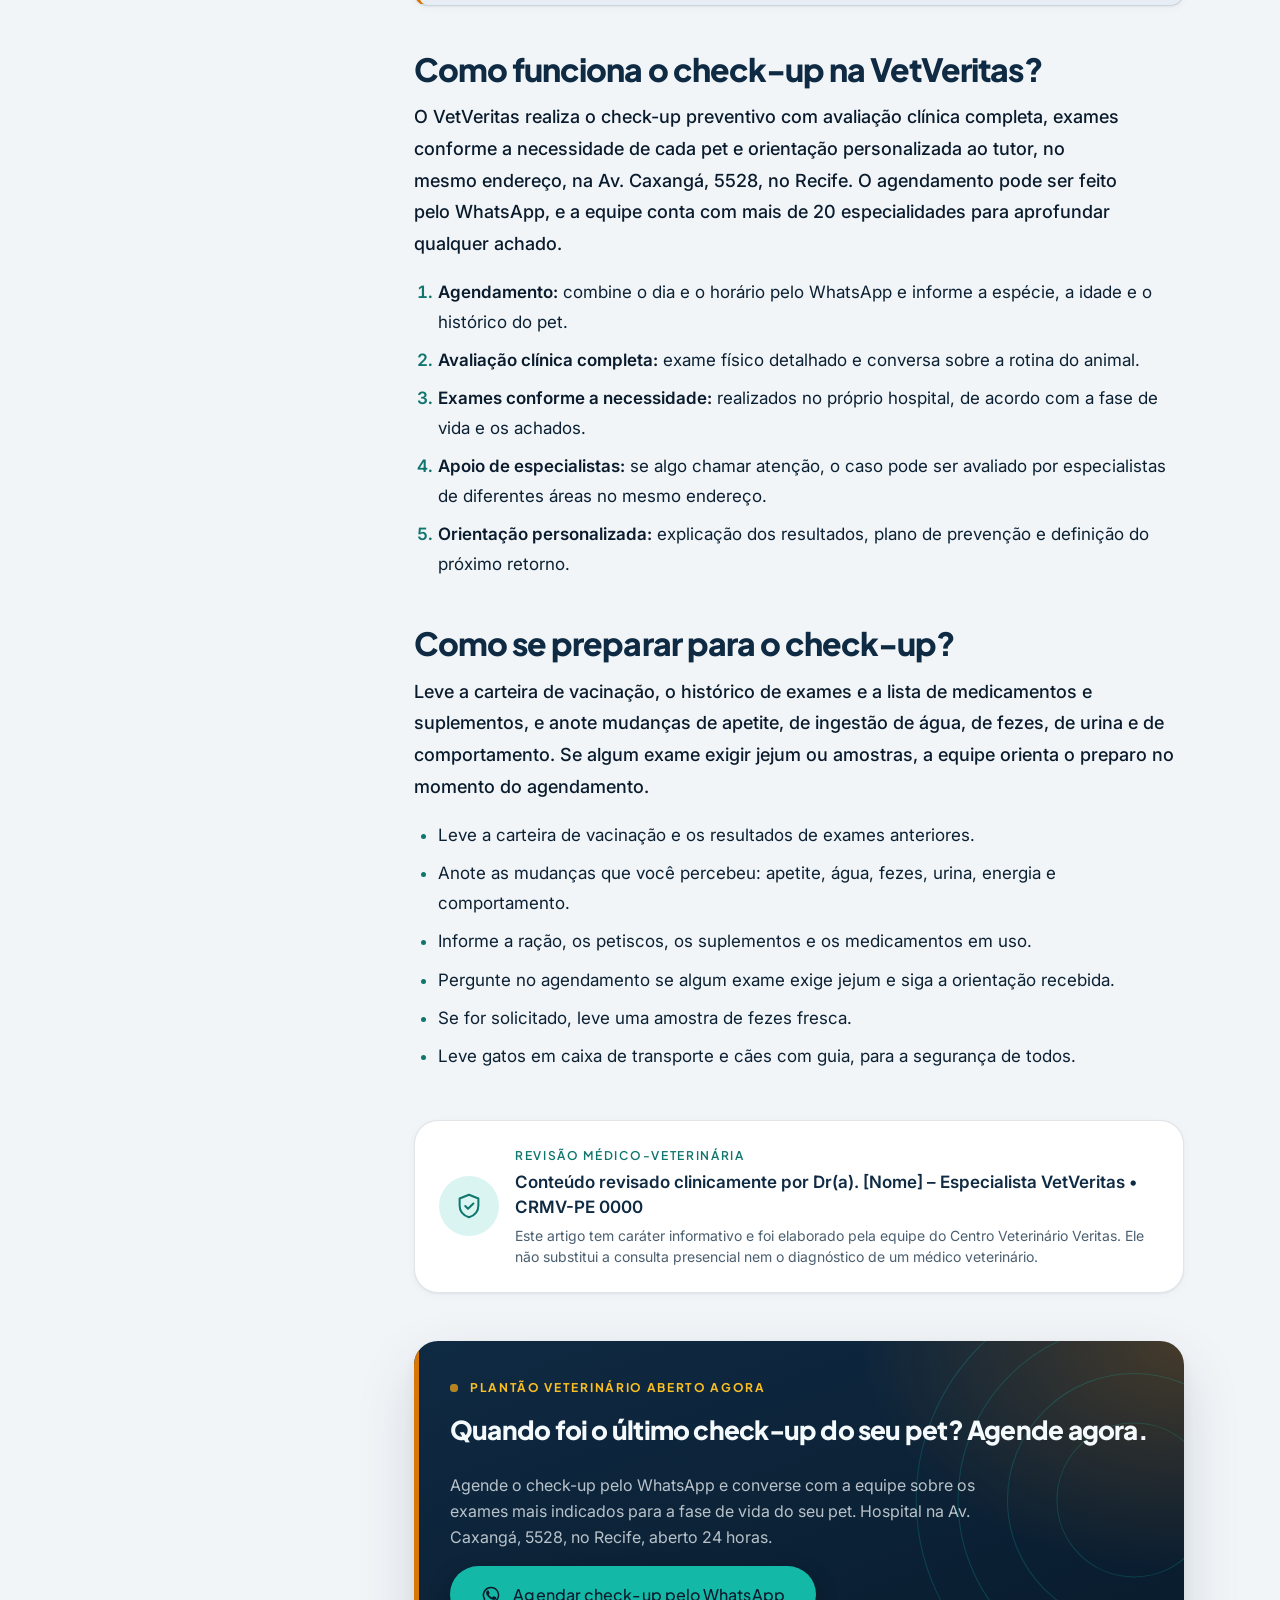
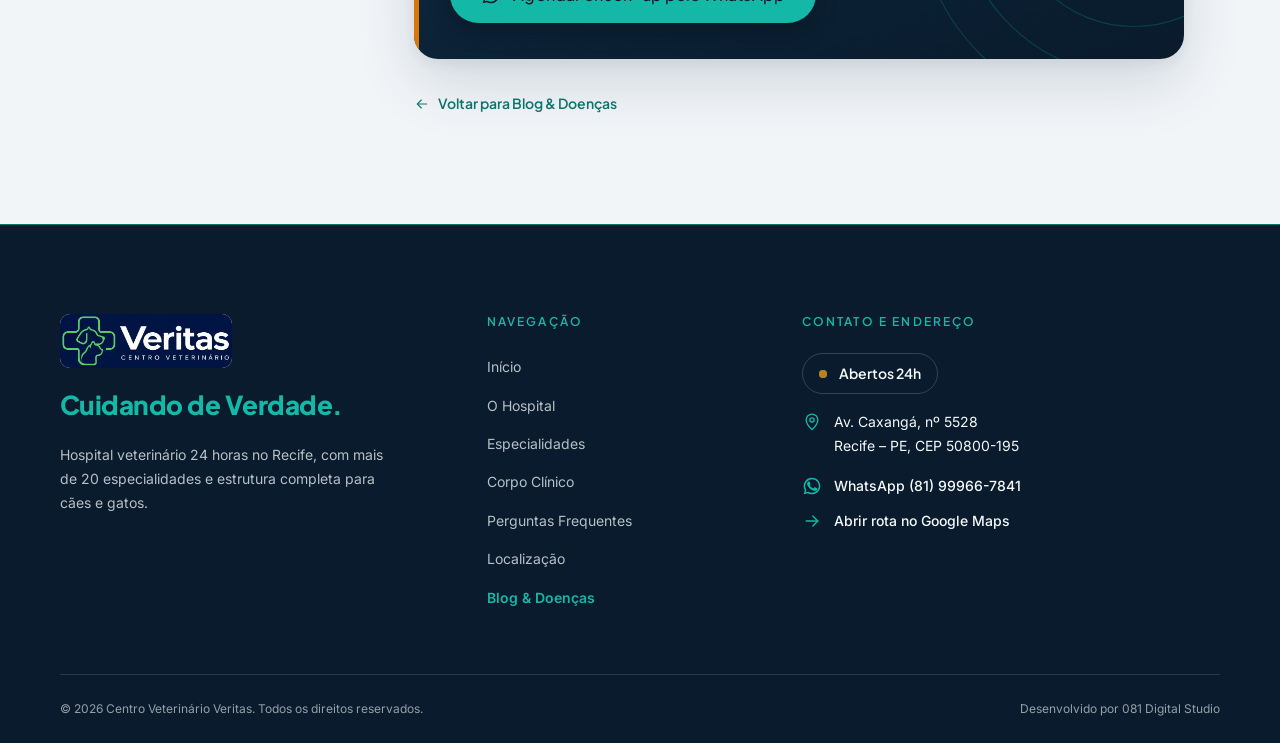
<file: checkup.html>
<!DOCTYPE html>
<html lang="pt-BR">
<head>
  <meta charset="utf-8">
  <meta name="viewport" content="width=device-width, initial-scale=1">

  <title>Check-up Veterinário Preventivo: Quais Exames Fazer em Cada Fase da Vida do Pet | VetVeritas Recife</title>
  <meta name="description" content="Quais exames fazer no check-up do seu cão ou gato? Veja o guia por fase de vida, do filhote ao idoso, e como agendar o check-up preventivo no Recife.">
  <meta name="theme-color" content="#001444">
  <!-- Favicon -->
  <link rel="icon" type="image/png" href="[data-uri]">
  <link rel="apple-touch-icon" href="[data-uri]">
  <!-- Fallback em SVG (cruz verde) -->
  <link rel="icon" type="image/svg+xml" href="data:image/svg+xml,%3Csvg xmlns='http://www.w3.org/2000/svg' viewBox='0 0 64 64'%3E%3Crect width='64' height='64' rx='14' fill='%23001444'/%3E%3Cpath d='M26 12h12a4 4 0 0 1 4 4v10h10a4 4 0 0 1 4 4v4a4 4 0 0 1-4 4H42v10a4 4 0 0 1-4 4H26a4 4 0 0 1-4-4V38H12a4 4 0 0 1-4-4v-4a4 4 0 0 1 4-4h10V16a4 4 0 0 1 4-4z' fill='none' stroke='%235AC966' stroke-width='4' stroke-linejoin='round'/%3E%3C/svg%3E">
  <link rel="canonical" href="https://vetveritas.com.br/artigo-checkup.html">

  <!-- Open Graph -->
  <meta property="og:type" content="article">
  <meta property="og:locale" content="pt_BR">
  <meta property="og:site_name" content="Centro Veterinário Veritas">
  <meta property="og:title" content="Check-up Veterinário Preventivo: Quais Exames Fazer em Cada Fase da Vida do Pet">
  <meta property="og:description" content="Quais exames fazer no check-up do seu cão ou gato? Veja o guia por fase de vida, do filhote ao idoso, e como agendar o check-up preventivo no Recife.">
  <meta property="og:url" content="https://vetveritas.com.br/artigo-checkup.html">
  <meta property="og:image" content="https://vetveritas.com.br/logo-veritas.png">

  <!-- Fontes -->
  <link rel="preconnect" href="https://fonts.googleapis.com">
  <link rel="preconnect" href="https://fonts.gstatic.com" crossorigin>
  <link href="https://fonts.googleapis.com/css2?family=Inter:wght@400;500;600&family=Plus+Jakarta+Sans:wght@500;600;700;800&display=swap" rel="stylesheet">

  <!-- Estilos -->
  <link rel="stylesheet" href="style.css">

  <!-- Dados estruturados (SEO local e leitura por IAs) -->
  <script type="application/ld+json">
  {
    "@context": "https://schema.org",
    "@graph": [
      {
        "@type": "VeterinaryCare",
        "@id": "https://vetveritas.com.br/#organization",
        "name": "Centro Veterinário Veritas",
        "alternateName": "VetVeritas",
        "url": "https://vetveritas.com.br/",
        "telephone": "+5581999667841",
        "address": {
          "@type": "PostalAddress",
          "streetAddress": "Av. Caxangá, 5528",
          "addressLocality": "Recife",
          "addressRegion": "PE",
          "postalCode": "50800-195",
          "addressCountry": "BR"
        },
        "openingHoursSpecification": {
          "@type": "OpeningHoursSpecification",
          "dayOfWeek": [
            "Monday",
            "Tuesday",
            "Wednesday",
            "Thursday",
            "Friday",
            "Saturday",
            "Sunday"
          ],
          "opens": "00:00",
          "closes": "23:59"
        }
      },
      {
        "@type": "WebSite",
        "@id": "https://vetveritas.com.br/#website",
        "url": "https://vetveritas.com.br/",
        "name": "Centro Veterinário Veritas",
        "inLanguage": "pt-BR",
        "publisher": {
          "@id": "https://vetveritas.com.br/#organization"
        }
      },
      {
        "@type": "MedicalProcedure",
        "@id": "https://vetveritas.com.br/artigo-checkup.html#procedimento",
        "name": "Check-up veterinário preventivo",
        "alternateName": [
          "Exame veterinário de rotina",
          "Avaliação clínica preventiva",
          "Pet wellness exam"
        ],
        "description": "Avaliação clínica completa, com exames definidos conforme a espécie, a idade e o histórico do animal, realizada em pets aparentemente saudáveis para detectar alterações precocemente, atualizar a prevenção e orientar o tutor.",
        "procedureType": "https://schema.org/PreventiveProcedure",
        "howPerformed": "Anamnese, exame físico completo, exames laboratoriais e de imagem conforme a fase de vida, atualização de vacinas e do controle de parasitas e orientação nutricional ao tutor",
        "followup": "Retornos periódicos: a cada 3 ou 4 semanas nos filhotes até o fim do protocolo vacinal, anualmente nos adultos saudáveis e a cada seis meses nos idosos, ou conforme a orientação do veterinário"
      },
      {
        "@type": [
          "MedicalWebPage",
          "WebPage"
        ],
        "@id": "https://vetveritas.com.br/artigo-checkup.html#webpage",
        "url": "https://vetveritas.com.br/artigo-checkup.html",
        "name": "Check-up Veterinário Preventivo: Quais Exames Fazer em Cada Fase da Vida do Pet",
        "description": "Guia do check-up veterinário preventivo para cães e gatos: o que inclui, quais exames fazer em cada fase da vida e com que frequência, e como funciona o atendimento no Centro Veterinário Veritas, no Recife.",
        "inLanguage": "pt-BR",
        "isPartOf": {
          "@id": "https://vetveritas.com.br/#website"
        },
        "about": {
          "@id": "https://vetveritas.com.br/artigo-checkup.html#procedimento"
        },
        "mainEntity": {
          "@id": "https://vetveritas.com.br/artigo-checkup.html#article"
        },
        "breadcrumb": {
          "@id": "https://vetveritas.com.br/artigo-checkup.html#breadcrumb"
        },
        "datePublished": "2026-11-21",
        "dateModified": "2026-11-21",
        "lastReviewed": "2026-11-21",
        "reviewedBy": {
          "@id": "https://vetveritas.com.br/#organization"
        },
        "author": {
          "@id": "https://vetveritas.com.br/#organization"
        },
        "publisher": {
          "@id": "https://vetveritas.com.br/#organization"
        },
        "audience": {
          "@type": "PeopleAudience",
          "audienceType": "Tutores de cães e gatos"
        },
        "specialty": "Veterinary medicine",
        "speakable": {
          "@type": "SpeakableSpecification",
          "cssSelector": [
            ".tldr__text",
            ".answer"
          ]
        }
      },
      {
        "@type": "Article",
        "@id": "https://vetveritas.com.br/artigo-checkup.html#article",
        "headline": "Check-up Veterinário Preventivo: Quais Exames Fazer em Cada Fase da Vida do Pet",
        "description": "Guia do check-up veterinário preventivo para cães e gatos: o que inclui, quais exames fazer em cada fase da vida e com que frequência, e como funciona o atendimento no Centro Veterinário Veritas, no Recife.",
        "inLanguage": "pt-BR",
        "articleSection": "Prevenção",
        "keywords": "check-up veterinário, check-up preventivo pet, exames para cães e gatos, exames para pet idoso, exames para filhote, hospital veterinário Recife, VetVeritas",
        "datePublished": "2026-11-21",
        "dateModified": "2026-11-21",
        "mainEntityOfPage": {
          "@id": "https://vetveritas.com.br/artigo-checkup.html#webpage"
        },
        "about": {
          "@id": "https://vetveritas.com.br/artigo-checkup.html#procedimento"
        },
        "author": {
          "@id": "https://vetveritas.com.br/#organization"
        },
        "reviewedBy": {
          "@id": "https://vetveritas.com.br/#organization"
        },
        "publisher": {
          "@id": "https://vetveritas.com.br/#organization"
        },
        "isAccessibleForFree": true
      },
      {
        "@type": "FAQPage",
        "@id": "https://vetveritas.com.br/artigo-checkup.html#faq",
        "url": "https://vetveritas.com.br/artigo-checkup.html",
        "inLanguage": "pt-BR",
        "isPartOf": {
          "@id": "https://vetveritas.com.br/artigo-checkup.html#webpage"
        },
        "mainEntity": [
          {
            "@type": "Question",
            "name": "O que é o check-up veterinário preventivo?",
            "acceptedAnswer": {
              "@type": "Answer",
              "text": "O check-up veterinário preventivo é uma avaliação clínica completa feita com o pet aparentemente saudável. Inclui exame físico, atualização de vacinas e do controle de parasitas e exames escolhidos conforme a espécie, a idade e o histórico, para detectar alterações antes de surgirem os sintomas."
            }
          },
          {
            "@type": "Question",
            "name": "Por que fazer check-up se o pet parece saudável?",
            "acceptedAnswer": {
              "@type": "Answer",
              "text": "Porque cães e gatos tendem a esconder sinais de doença, e muitas condições, como doença renal, problemas cardíacos, doenças endócrinas e infecções transmitidas por carrapatos, evoluem de forma silenciosa. Descobrir cedo costuma tornar o tratamento mais simples e melhorar o prognóstico."
            }
          },
          {
            "@type": "Question",
            "name": "O que inclui um check-up completo?",
            "acceptedAnswer": {
              "@type": "Answer",
              "text": "Um check-up completo inclui a conversa com o tutor sobre rotina e comportamento, o exame físico detalhado, a atualização de vacinas e da vermifugação, o controle de pulgas e carrapatos e os exames laboratoriais indicados para a fase de vida do pet, além de orientação nutricional."
            }
          },
          {
            "@type": "Question",
            "name": "Quais exames e cuidados fazer em filhotes?",
            "acceptedAnswer": {
              "@type": "Answer",
              "text": "Em filhotes, o foco é o crescimento, o calendário de vacinas, a vermifugação e a identificação de problemas congênitos. A primeira consulta costuma ocorrer nas primeiras semanas de vida, com retornos a cada 3 ou 4 semanas até o fim do protocolo vacinal."
            }
          },
          {
            "@type": "Question",
            "name": "Quais exames fazer em adultos saudáveis?",
            "acceptedAnswer": {
              "@type": "Answer",
              "text": "Em adultos saudáveis, o check-up costuma ser anual, com exame físico completo, atualização de vacinas e do controle de parasitas e exames de sangue e de urina que formam um perfil de referência individual. A avaliação dos dentes e do peso também faz parte da rotina."
            }
          },
          {
            "@type": "Question",
            "name": "Quais exames fazer em pets maduros e idosos?",
            "acceptedAnswer": {
              "@type": "Answer",
              "text": "A partir da meia-idade, por volta dos 7 anos em gatos e em cães de porte pequeno e médio, e antes em cães de porte grande, o ideal é o check-up a cada seis meses, com exames de sangue e de urina mais completos, pressão arterial e, quando indicado, avaliação do coração e exames de imagem."
            }
          },
          {
            "@type": "Question",
            "name": "Com que frequência fazer o check-up?",
            "acceptedAnswer": {
              "@type": "Answer",
              "text": "Filhotes fazem retornos a cada 3 ou 4 semanas até o fim do protocolo vacinal. Adultos saudáveis devem fazer o check-up uma vez por ano. Idosos e pets com doenças crônicas costumam precisar de avaliação a cada seis meses, ou no intervalo definido pelo veterinário."
            }
          },
          {
            "@type": "Question",
            "name": "Quais sinais indicam que o pet deve ser avaliado antes do próximo check-up?",
            "acceptedAnswer": {
              "@type": "Answer",
              "text": "Não espere a data marcada se notar mudança de apetite, aumento da sede ou da urina, perda de peso, tosse, cansaço, mau hálito, dificuldade para se movimentar, nódulos ou mudanças de comportamento. Sinais graves, como convulsão, dificuldade para respirar ou sangramentos, exigem atendimento de emergência."
            }
          },
          {
            "@type": "Question",
            "name": "Como funciona o check-up na VetVeritas?",
            "acceptedAnswer": {
              "@type": "Answer",
              "text": "O VetVeritas realiza o check-up preventivo com avaliação clínica completa, exames conforme a necessidade de cada pet e orientação personalizada ao tutor, no mesmo endereço, na Av. Caxangá, 5528, no Recife. O agendamento pode ser feito pelo WhatsApp, e a equipe conta com mais de 20 especialidades para aprofundar qualquer achado."
            }
          },
          {
            "@type": "Question",
            "name": "Como se preparar para o check-up?",
            "acceptedAnswer": {
              "@type": "Answer",
              "text": "Leve a carteira de vacinação, o histórico de exames e a lista de medicamentos e suplementos, e anote mudanças de apetite, de ingestão de água, de fezes, de urina e de comportamento. Se algum exame exigir jejum ou amostras, a equipe orienta o preparo no momento do agendamento."
            }
          }
        ]
      },
      {
        "@type": "BreadcrumbList",
        "@id": "https://vetveritas.com.br/artigo-checkup.html#breadcrumb",
        "itemListElement": [
          {
            "@type": "ListItem",
            "position": 1,
            "name": "Início",
            "item": "https://vetveritas.com.br/"
          },
          {
            "@type": "ListItem",
            "position": 2,
            "name": "Blog & Doenças",
            "item": "https://vetveritas.com.br/blog.html"
          },
          {
            "@type": "ListItem",
            "position": 3,
            "name": "Check-up veterinário preventivo",
            "item": "https://vetveritas.com.br/artigo-checkup.html"
          }
        ]
      }
    ]
  }
  </script>


</head>

<body>
  <a class="skip-link" href="#conteudo">Ir para o conteúdo principal</a>

  <!-- =====================================================================
       HEADER
       ===================================================================== -->
  <header class="site-header">

    <!-- Topbar -->
    <div class="topbar">
      <div class="container topbar__inner">
        <span class="topbar__item topbar__address">
          <svg width="13" height="13" viewBox="0 0 24 24" fill="none" stroke="currentColor" stroke-width="1.8" stroke-linecap="round" stroke-linejoin="round" aria-hidden="true">
            <path d="M12 21s7-6.2 7-11.5A7 7 0 0 0 5 9.5C5 14.8 12 21 12 21z"></path>
            <circle cx="12" cy="9.5" r="2.5"></circle>
          </svg>
          Av. Caxangá, 5528 – Recife/PE
        </span>

        <span class="topbar__item topbar__status" role="status">
          <span class="pulse" aria-hidden="true"></span>
          Hospital Aberto Agora • Plantão 24h
        </span>

        <a class="topbar__item topbar__phone" href="tel:+5581999667841" aria-label="Ligar para (81) 99966-7841">
          <svg width="13" height="13" viewBox="0 0 24 24" fill="none" stroke="currentColor" stroke-width="1.8" stroke-linecap="round" stroke-linejoin="round" aria-hidden="true">
            <path d="M22 16.9v3a2 2 0 0 1-2.2 2 19.8 19.8 0 0 1-8.6-3.1 19.5 19.5 0 0 1-6-6A19.8 19.8 0 0 1 2.1 4.2 2 2 0 0 1 4.1 2h3a2 2 0 0 1 2 1.7c.1 1 .4 1.9.7 2.8a2 2 0 0 1-.5 2.1L8.1 9.9a16 16 0 0 0 6 6l1.3-1.3a2 2 0 0 1 2.1-.4c.9.3 1.8.6 2.8.7a2 2 0 0 1 1.7 2z"></path>
          </svg>
          <span class="topbar__phone-label">(81) 99966-7841</span>
        </a>
      </div>
    </div>

    <!-- Navegação principal -->
    <div class="nav-bar">
      <div class="container nav-bar__inner">

        <a class="brand" href="index.html" aria-label="Centro Veterinário Veritas – página inicial">
          <span class="brand__logo">
            <img src="[data-uri]" alt="Logo Centro Veterinário Veritas" width="640" height="201" decoding="async">
          </span>
        </a>

        <nav class="nav" id="site-nav" aria-label="Navegação principal">
          <ul class="nav__list">
            <li><a class="nav__link" href="index.html">Início</a></li>
            <li><a class="nav__link" href="index.html#hospital">O Hospital</a></li>
            <li><a class="nav__link" href="index.html#especialidades">Especialidades</a></li>
            <li><a class="nav__link" href="index.html#equipe">Corpo Clínico</a></li>
            <li><a class="nav__link" href="blog.html">Blog &amp; Doenças</a></li>
            <li><a class="nav__link" href="index.html#localizacao">Localização</a></li>
          </ul>

          <a class="btn btn--primary nav__cta"
             href="https://wa.me/5581999667841?text=Ol%C3%A1%2C%20preciso%20de%20atendimento%20veterin%C3%A1rio%20para%20o%20meu%20pet."
             target="_blank" rel="noopener"
             aria-label="Emergência pelo WhatsApp">
            <svg width="18" height="18" viewBox="0 0 24 24" fill="currentColor" aria-hidden="true">
              <path d="M17.5 14.4c-.3-.1-1.7-.8-2-.9-.3-.1-.5-.1-.7.1-.2.3-.8.9-.9 1.1-.2.2-.3.2-.6.1-.3-.1-1.2-.4-2.3-1.4-.8-.8-1.4-1.7-1.6-2-.2-.3 0-.4.1-.6l.4-.5c.1-.2.2-.3.3-.5.1-.2 0-.4 0-.5-.1-.1-.7-1.6-.9-2.2-.2-.6-.5-.5-.7-.5h-.6c-.2 0-.5.1-.8.4-.3.3-1 1-1 2.5s1.1 2.9 1.2 3.1c.1.2 2.1 3.2 5.1 4.5.7.3 1.3.5 1.7.6.7.2 1.4.2 1.9.1.6-.1 1.7-.7 2-1.4.2-.7.2-1.3.2-1.4-.1-.1-.3-.2-.6-.3z"></path>
              <path d="M12 2a10 10 0 0 0-8.6 15.1L2 22l5-1.3A10 10 0 1 0 12 2zm0 18.2c-1.5 0-3-.4-4.2-1.2l-.3-.2-3 .8.8-2.9-.2-.3A8.200 8.200 0 1 1 12 20.200z"></path>
            </svg>
            <span class="nav__cta-label">Emergência / WhatsApp</span>
          </a>

          <button class="menu-toggle" type="button" aria-expanded="false" aria-controls="site-nav" aria-label="Abrir menu">
            <span class="menu-toggle__bars" aria-hidden="true">
              <span></span><span></span><span></span>
            </span>
          </button>
        </nav>

      </div>
    </div>
  </header>

  <!-- Sprite de ícones (invisível, reutilizado via <use>) -->
  <svg width="0" height="0" style="position:absolute" aria-hidden="true" focusable="false">
      <defs>
        <!-- Pilares / interface -->
        <symbol id="i-clock" viewBox="0 0 24 24"><circle cx="12" cy="12" r="9"></circle><path d="M12 7v5l3 2"></path></symbol>
        <symbol id="i-team" viewBox="0 0 24 24"><circle cx="8" cy="8" r="3"></circle><circle cx="16.5" cy="8.5" r="2.5"></circle><path d="M2.5 20c0-3.3 2.4-5.5 5.5-5.5s5.5 2.2 5.5 5.5"></path><path d="M14.5 14.8c.6-.2 1.3-.3 2-.3 2.7 0 5 1.9 5 5"></path></symbol>
        <symbol id="i-scan" viewBox="0 0 24 24"><path d="M4 8V6a2 2 0 0 1 2-2h2M16 4h2a2 2 0 0 1 2 2v2M20 16v2a2 2 0 0 1-2 2h-2M8 20H6a2 2 0 0 1-2-2v-2"></path><path d="M7 12h3l1.5-3 2 6 1.5-3H17"></path></symbol>
        <symbol id="i-check" viewBox="0 0 24 24"><path d="M5 12.5l4.5 4.5L19 7.5"></path></symbol>
        <symbol id="i-arrow" viewBox="0 0 24 24"><path d="M5 12h14"></path><path d="M13 6l6 6-6 6"></path></symbol>
        <symbol id="i-pin" viewBox="0 0 24 24"><path d="M12 21s7-6.2 7-11.5A7 7 0 0 0 5 9.5C5 14.8 12 21 12 21z"></path><circle cx="12" cy="9.5" r="2.5"></circle></symbol>
        <symbol id="i-phone" viewBox="0 0 24 24"><path d="M22 16.9v3a2 2 0 0 1-2.2 2 19.8 19.8 0 0 1-8.6-3.1 19.5 19.5 0 0 1-6-6A19.8 19.8 0 0 1 2.1 4.2 2 2 0 0 1 4.1 2h3a2 2 0 0 1 2 1.7c.1 1 .4 1.9.7 2.8a2 2 0 0 1-.5 2.1L8.1 9.9a16 16 0 0 0 6 6l1.3-1.3a2 2 0 0 1 2.1-.4c.9.3 1.8.6 2.8.7a2 2 0 0 1 1.7 2z"></path></symbol>
        <symbol id="i-wa" viewBox="0 0 24 24"><path d="M17.5 14.4c-.3-.1-1.7-.8-2-.9-.3-.1-.5-.1-.7.1-.2.3-.8.9-.9 1.1-.2.2-.3.2-.6.1-.3-.1-1.2-.4-2.3-1.4-.8-.8-1.4-1.7-1.6-2-.2-.3 0-.4.1-.6l.4-.5c.1-.2.2-.3.3-.5.1-.2 0-.4 0-.5-.1-.1-.7-1.6-.9-2.2-.2-.6-.5-.5-.7-.5h-.6c-.2 0-.5.1-.8.4-.3.3-1 1-1 2.5s1.1 2.9 1.2 3.1c.1.2 2.1 3.2 5.1 4.5.7.3 1.3.5 1.7.6.7.2 1.4.2 1.9.1.6-.1 1.7-.7 2-1.4.2-.7.2-1.3.2-1.4-.1-.1-.3-.2-.6-.3z"></path><path d="M12 2a10 10 0 0 0-8.6 15.1L2 22l5-1.3A10 10 0 1 0 12 2zm0 18.2c-1.5 0-3-.4-4.2-1.2l-.3-.2-3 .8.8-2.9-.2-.3A8.2 8.2 0 1 1 12 20.2z"></path></symbol>

        <!-- Especialidades -->
        <symbol id="i-neuro" viewBox="0 0 24 24"><path d="M9.5 4a2.5 2.5 0 0 0-2.4 1.8A3 3 0 0 0 5 9a3 3 0 0 0 .8 3.7A3 3 0 0 0 6 18a3 3 0 0 0 3 2 3 3 0 0 0 3-2.5v-11A2.5 2.5 0 0 0 9.5 4z"></path><path d="M14.5 4a2.5 2.5 0 0 1 2.4 1.8A3 3 0 0 1 19 9a3 3 0 0 1-.8 3.7A3 3 0 0 1 18 18a3 3 0 0 1-3 2 3 3 0 0 1-3-2.5"></path></symbol>
        <symbol id="i-bone" viewBox="0 0 24 24"><path d="M7 17L17 7"></path><circle cx="5.5" cy="15.5" r="1.8"></circle><circle cx="8.5" cy="18.5" r="1.8"></circle><circle cx="15.5" cy="5.5" r="1.8"></circle><circle cx="18.5" cy="8.5" r="1.8"></circle></symbol>
        <symbol id="i-monitor" viewBox="0 0 24 24"><rect x="3" y="4" width="18" height="12" rx="2"></rect><path d="M8 20h8M12 16v4"></path><path d="M6 10h3l1.5-3 3 6 1.5-3h3"></path></symbol>
        <symbol id="i-skin" viewBox="0 0 24 24"><circle cx="11" cy="11" r="6.5"></circle><path d="M20 20l-4.5-4.5M9 10h.01M12.5 9h.01M11.5 13h.01"></path></symbol>
        <symbol id="i-moon" viewBox="0 0 24 24"><path d="M21 12.8A9 9 0 1 1 11.2 3a7 7 0 0 0 9.8 9.8z"></path></symbol>
        <symbol id="i-cell" viewBox="0 0 24 24"><circle cx="12" cy="12" r="9"></circle><circle cx="9.5" cy="10" r="2"></circle><circle cx="15" cy="14.5" r="1.5"></circle></symbol>
        <symbol id="i-tooth" viewBox="0 0 24 24"><path d="M12 6c-1.2 0-2-1-4-1-2.5 0-4 2-4 4.5 0 2 1 3 1.5 5C6 17 6.5 21 8.5 21c1.8 0 1.5-4 3.5-4s1.7 4 3.5 4c2 0 2.5-4 3-6.5.5-2 1.5-3 1.5-5C20 7 18.5 5 16 5c-2 0-2.8 1-4 1z"></path></symbol>
        <symbol id="i-leaf" viewBox="0 0 24 24"><path d="M5 19c0-9 5-14 14-14 0 9-5 14-14 14z"></path><path d="M5 19L14 10"></path></symbol>
        <symbol id="i-heart" viewBox="0 0 24 24"><path d="M12 20s-7-4.4-7-10a4 4 0 0 1 7-2.6A4 4 0 0 1 19 10c0 5.6-7 10-7 10z"></path></symbol>
        <symbol id="i-bowl" viewBox="0 0 24 24"><path d="M3.5 11h17a8.5 8.5 0 0 1-17 0z"></path><path d="M9 7c0-1.5 1.5-1.5 1.5-3M14 7c0-1.5 1.5-1.5 1.5-3M8.5 21h7"></path></symbol>
        <symbol id="i-move" viewBox="0 0 24 24"><circle cx="12" cy="5" r="2"></circle><path d="M12 8v5M12 13l-3.5 6M12 13l3.5 6M6.5 10.5L12 9l5.5 1.5"></path></symbol>
        <symbol id="i-bolt" viewBox="0 0 24 24"><path d="M13 3L5 13.5h6L10 21l8-10.5h-6z"></path></symbol>
        <symbol id="i-kidney" viewBox="0 0 24 24"><path d="M14 4c3.5 0 6 3 6 7.5S17.5 20 13.5 20c-2.5 0-3.5-1.5-3.5-3 0-2 2-2.5 2-4.5 0-1.5-1.5-2-3-2.5C6.5 9.2 5.5 8 6 6.5 6.8 4.8 11 4 14 4z"></path></symbol>
        <symbol id="i-womb" viewBox="0 0 24 24"><circle cx="12" cy="12" r="9"></circle><path d="M12 16.5s-3.5-2.2-3.5-4.8a2 2 0 0 1 3.5-1.3 2 2 0 0 1 3.5 1.3c0 2.6-3.5 4.8-3.5 4.8z"></path></symbol>
        <symbol id="i-eye" viewBox="0 0 24 24"><path d="M2 12s3.5-7 10-7 10 7 10 7-3.5 7-10 7S2 12 2 12z"></path><circle cx="12" cy="12" r="3"></circle></symbol>
        <symbol id="i-cat" viewBox="0 0 24 24"><path d="M5 4l3.5 3h7L19 4v9a7 7 0 0 1-14 0z"></path><path d="M9.5 12h.01M14.5 12h.01M10.5 15.5q1.5 1 3 0"></path></symbol>
        <symbol id="i-gut" viewBox="0 0 24 24"><path d="M5 6h10a3 3 0 0 1 0 6H9a3 3 0 0 0 0 6h10"></path></symbol>
        <symbol id="i-lungs" viewBox="0 0 24 24"><path d="M12 3v8M12 11l-2.5 2M12 11l2.5 2"></path><path d="M9.5 8C7 8 4.5 13 4 17c-.3 2.5 1 3.5 2.5 3.5 2 0 3-1.5 3-3.5z"></path><path d="M14.5 8C17 8 19.5 13 20 17c.3 2.5-1 3.5-2.5 3.5-2 0-3-1.5-3-3.5z"></path></symbol>
        <symbol id="i-sliders" viewBox="0 0 24 24"><path d="M4 7h8.5M17.5 7H20M4 17h2.5M11.5 17H20"></path><circle cx="15" cy="7" r="2.5"></circle><circle cx="9" cy="17" r="2.5"></circle></symbol>
        <symbol id="i-drop" viewBox="0 0 24 24"><path d="M12 3s6.5 6.5 6.5 11a6.5 6.5 0 0 1-13 0C5.5 9.5 12 3 12 3z"></path></symbol>
        <symbol id="i-search" viewBox="0 0 24 24"><circle cx="11" cy="11" r="6.5"></circle><path d="M20 20l-4.5-4.5"></path></symbol>
        <symbol id="i-alert" viewBox="0 0 24 24"><path d="M12 3l9.5 17h-19z"></path><path d="M12 10v4M12 17h.01"></path></symbol>
        <symbol id="i-book" viewBox="0 0 24 24"><path d="M4 5.5A2.5 2.5 0 0 1 6.5 3H20v16H6.5A2.5 2.5 0 0 0 4 21.5z"></path><path d="M4 21.5V5.5M8 7h8"></path></symbol>
        <symbol id="i-close" viewBox="0 0 24 24"><path d="M6 6l12 12M18 6L6 18"></path></symbol>
        <symbol id="i-shield" viewBox="0 0 24 24"><path d="M12 3l7.5 3v5.5c0 4.5-3 8-7.5 9.5-4.5-1.5-7.5-5-7.5-9.5V6z"></path><path d="M9 12l2.2 2.2L15.5 10"></path></symbol>
      </defs>
    </svg>

  <!-- =====================================================================
       CONTEÚDO PRINCIPAL
       ===================================================================== -->
    <main id="conteudo">

    <!-- Cabeçalho do artigo -->
    <header class="article-hero">
      <div class="container">

        <nav class="breadcrumb" aria-label="Você está em">
          <ol>
            <li><a href="index.html">Início</a></li>
            <li><a href="blog.html">Blog &amp; Doenças</a></li>
            <li><span aria-current="page">Check-up veterinário preventivo</span></li>
          </ol>
        </nav>

        <div class="article-hero__tags">
          <span class="article-tag">Cães e Gatos</span>
          <span class="article-tag">Prevenção</span>
        </div>

        <h1 class="article-hero__title">Check-up Veterinário Preventivo: Quais Exames Fazer em Cada Fase da Vida do Pet</h1>

        <ul class="article-meta" aria-label="Informações do artigo">
          <li>
            <svg class="icon" width="16" height="16" aria-hidden="true" focusable="false"><use href="#i-shield"></use></svg>
            Revisão clínica pela equipe VetVeritas
          </li>
          <li>
            <svg class="icon" width="16" height="16" aria-hidden="true" focusable="false"><use href="#i-book"></use></svg>
            Atualizado em <time datetime="2026-11-21">21 de novembro de 2026</time>
          </li>
          <li>
            <svg class="icon" width="16" height="16" aria-hidden="true" focusable="false"><use href="#i-clock"></use></svg>
            8 min de leitura
          </li>
        </ul>

      </div>
    </header>

    <div class="article-section">
      <div class="container article__layout">

        <!-- Sumário lateral -->
        <aside class="toc" aria-label="Neste artigo">
          <p class="toc__title">Neste artigo</p>
          <ol class="toc__list" id="toc-list">
            <li><a href="#o-que-e">O que é o check-up veterinário preventivo?</a></li>
            <li><a href="#por-que">Por que fazer check-up se o pet parece saudável?</a></li>
            <li><a href="#o-que-inclui">O que inclui um check-up completo?</a></li>
            <li><a href="#filhote">Quais exames e cuidados fazer em filhotes?</a></li>
            <li><a href="#adulto">Quais exames fazer em adultos saudáveis?</a></li>
            <li><a href="#idoso">Quais exames fazer em pets maduros e idosos?</a></li>
            <li><a href="#frequencia">Com que frequência fazer o check-up?</a></li>
            <li><a href="#sinais-antes">Quais sinais indicam que o pet deve ser avaliado antes do próximo check-up?</a></li>
            <li><a href="#vetveritas">Como funciona o check-up na VetVeritas?</a></li>
            <li><a href="#preparo">Como se preparar para o check-up?</a></li>
          </ol>
        </aside>

        <!-- Corpo do artigo -->
        <article class="article__body prose">

          <!-- Resumo Clínico Rápido (TL;DR) -->
          <aside class="tldr" aria-labelledby="tldr-title">
            <p class="tldr__label" id="tldr-title">Resumo Clínico Rápido</p>
            <p class="tldr__text">
              O check-up veterinário preventivo é uma avaliação clínica completa feita com o pet aparentemente saudável, para detectar doenças antes dos sintomas. Os exames mudam conforme a fase da vida: filhotes focam em vacinas e crescimento, adultos em avaliação anual e exames de referência, e idosos em reavaliações mais completas a cada seis meses.
            </p>
            <div class="tldr__alert" role="note">
              <svg class="icon" width="22" height="22" aria-hidden="true" focusable="false"><use href="#i-alert"></use></svg>
              <p>
                <strong>Prevenção:</strong> o check-up detecta alterações antes dos sintomas e pode ser agendado pelo WhatsApp. Em emergências, o VetVeritas atende todos os dias, a qualquer hora, na Av. Caxangá, 5528, Recife.
              </p>
            </div>
          </aside>

        <section class="article__section" aria-labelledby="h-o-que-e">
          <h2 id="o-que-e"><span id="h-o-que-e">O que é o check-up veterinário preventivo?</span></h2>
          <p class="answer">O check-up veterinário preventivo é uma avaliação clínica completa feita com o pet aparentemente saudável. Inclui exame físico, atualização de vacinas e do controle de parasitas e exames escolhidos conforme a espécie, a idade e o histórico, para detectar alterações antes de surgirem os sintomas.</p>
        <p>Diferente de uma consulta por um problema específico, o check-up olha o pet como um todo e cria um histórico de referência. Esse histórico permite comparar resultados ao longo dos anos e perceber mudanças sutis.</p>
        </section>

        <section class="article__section" aria-labelledby="h-por-que">
          <h2 id="por-que"><span id="h-por-que">Por que fazer check-up se o pet parece saudável?</span></h2>
          <p class="answer">Porque cães e gatos tendem a esconder sinais de doença, e muitas condições, como doença renal, problemas cardíacos, doenças endócrinas e infecções transmitidas por carrapatos, evoluem de forma silenciosa. Descobrir cedo costuma tornar o tratamento mais simples e melhorar o prognóstico.</p>
        <p>Além disso, pets envelhecem mais rápido que as pessoas: um intervalo de um ano na vida de um cão ou de um gato equivale a um período bem maior na vida de um ser humano. Por isso, acompanhar regularmente faz diferença.</p>
        </section>

        <section class="article__section" aria-labelledby="h-o-que-inclui">
          <h2 id="o-que-inclui"><span id="h-o-que-inclui">O que inclui um check-up completo?</span></h2>
          <p class="answer">Um check-up completo inclui a conversa com o tutor sobre rotina e comportamento, o exame físico detalhado, a atualização de vacinas e da vermifugação, o controle de pulgas e carrapatos e os exames laboratoriais indicados para a fase de vida do pet, além de orientação nutricional.</p>
        <ul>
          <li><strong>Anamnese:</strong> alimentação, ingestão de água, urina, fezes, comportamento, atividade e ambiente.</li>
          <li><strong>Exame físico:</strong> peso, escore corporal, temperatura, mucosas, ausculta do coração e dos pulmões, palpação do abdômen, pele, pelagem, olhos, orelhas, boca, dentes e articulações.</li>
          <li><strong>Prevenção:</strong> vacinas, vermífugo e controle de pulgas e carrapatos.</li>
          <li><strong>Exames:</strong> laboratoriais e de imagem, conforme a fase de vida e os achados.</li>
          <li><strong>Orientação:</strong> dieta, controle de peso, cuidados com a boca e rotina de atividades.</li>
          <li><strong>Plano de retorno:</strong> definição de quando repetir o check-up e os exames.</li>
        </ul>
        </section>

        <section class="article__section" aria-labelledby="h-filhote">
          <h2 id="filhote"><span id="h-filhote">Quais exames e cuidados fazer em filhotes?</span></h2>
          <p class="answer">Em filhotes, o foco é o crescimento, o calendário de vacinas, a vermifugação e a identificação de problemas congênitos. A primeira consulta costuma ocorrer nas primeiras semanas de vida, com retornos a cada 3 ou 4 semanas até o fim do protocolo vacinal.</p>
        <ul>
          <li>Exame físico completo, com ausculta cardíaca (para identificar sopros), avaliação de olhos, orelhas, boca, umbigo e articulações.</li>
          <li>Protocolo de vacinas indicado para a espécie, incluindo a antirrábica na idade recomendada.</li>
          <li>Vermifugação e controle de pulgas e carrapatos.</li>
          <li>Exame de fezes (coproparasitológico).</li>
          <li>Em gatos, testes para FIV e FeLV, conforme a indicação do veterinário.</li>
          <li>Orientação sobre alimentação, socialização, higiene e castração.</li>
        </ul>
        </section>

        <section class="article__section" aria-labelledby="h-adulto">
          <h2 id="adulto"><span id="h-adulto">Quais exames fazer em adultos saudáveis?</span></h2>
          <p class="answer">Em adultos saudáveis, o check-up costuma ser anual, com exame físico completo, atualização de vacinas e do controle de parasitas e exames de sangue e de urina que formam um perfil de referência individual. A avaliação dos dentes e do peso também faz parte da rotina.</p>
        <ul>
          <li>Hemograma e bioquímica básica (função dos rins e do fígado, glicose e proteínas).</li>
          <li>Urinálise.</li>
          <li>Exame de fezes, quando indicado.</li>
          <li>Avaliação odontológica: tártaro, gengivite e sinais de dor ao mastigar.</li>
          <li>Pesquisa de hemoparasitas e doenças do carrapato, sobretudo em cães com exposição a carrapatos.</li>
          <li>Controle de peso e orientação de dieta e atividade física.</li>
        </ul>
        </section>

        <section class="article__section" aria-labelledby="h-idoso">
          <h2 id="idoso"><span id="h-idoso">Quais exames fazer em pets maduros e idosos?</span></h2>
          <p class="answer">A partir da meia-idade, por volta dos 7 anos em gatos e em cães de porte pequeno e médio, e antes em cães de porte grande, o ideal é o check-up a cada seis meses, com exames de sangue e de urina mais completos, pressão arterial e, quando indicado, avaliação do coração e exames de imagem.</p>
        <ul>
          <li>Hemograma e bioquímica completa (ureia, creatinina, SDMA, enzimas do fígado, glicose, proteínas e eletrólitos).</li>
          <li>Urinálise, com avaliação da densidade urinária e de proteína na urina.</li>
          <li>Aferição da pressão arterial.</li>
          <li>Dosagem de hormônio da tireoide (T4) em gatos idosos, conforme a indicação.</li>
          <li>Eletrocardiograma, radiografia de tórax ou ecocardiograma, conforme a avaliação cardíaca.</li>
          <li>Ultrassom abdominal.</li>
          <li>Avaliação ortopédica e do controle da dor, em busca de sinais de artrose.</li>
          <li>Palpação de nódulos e das mamas, avaliação dos olhos e dos dentes.</li>
        </ul>
        <p>Nessa fase, muitas alterações são tratáveis ou controláveis quando descobertas cedo, e o objetivo é manter a qualidade de vida do animal pelo maior tempo possível.</p>
        </section>

        <section class="article__section" aria-labelledby="h-frequencia">
          <h2 id="frequencia"><span id="h-frequencia">Com que frequência fazer o check-up?</span></h2>
          <p class="answer">Filhotes fazem retornos a cada 3 ou 4 semanas até o fim do protocolo vacinal. Adultos saudáveis devem fazer o check-up uma vez por ano. Idosos e pets com doenças crônicas costumam precisar de avaliação a cada seis meses, ou no intervalo definido pelo veterinário.</p>
        <p>Essa é uma referência geral. A frequência ideal varia conforme a espécie, o porte, a raça, o histórico de saúde e o estilo de vida, e o veterinário ajusta o calendário para cada pet.</p>
        </section>

        <section class="article__section" aria-labelledby="h-sinais-antes">
          <h2 id="sinais-antes"><span id="h-sinais-antes">Quais sinais indicam que o pet deve ser avaliado antes do próximo check-up?</span></h2>
          <p class="answer">Não espere a data marcada se notar mudança de apetite, aumento da sede ou da urina, perda de peso, tosse, cansaço, mau hálito, dificuldade para se movimentar, nódulos ou mudanças de comportamento. Sinais graves, como convulsão, dificuldade para respirar ou sangramentos, exigem atendimento de emergência.</p>
        <div class="callout" role="note">
          <span class="callout__icon"><svg class="icon" width="22" height="22" aria-hidden="true" focusable="false"><use href="#i-alert"></use></svg></span>
          <div>
            <p class="callout__title">Procure o veterinário sem esperar o check-up</p>
            <ul>
              <li>Mudança de apetite ou de peso</li>
              <li>Mais sede e mais urina do que o normal</li>
              <li>Vômitos ou diarreia que persistem</li>
              <li>Tosse, cansaço fácil ou respiração alterada</li>
              <li>Mau hálito, dor ao mastigar ou dentes quebrados</li>
              <li>Mancar, dificuldade para levantar ou subir escadas</li>
              <li>Nódulos novos ou que crescem</li>
              <li>Mudanças de comportamento</li>
            </ul>
          </div>
        </div>
        </section>

        <section class="article__section" aria-labelledby="h-vetveritas">
          <h2 id="vetveritas"><span id="h-vetveritas">Como funciona o check-up na VetVeritas?</span></h2>
          <p class="answer">O VetVeritas realiza o check-up preventivo com avaliação clínica completa, exames conforme a necessidade de cada pet e orientação personalizada ao tutor, no mesmo endereço, na Av. Caxangá, 5528, no Recife. O agendamento pode ser feito pelo WhatsApp, e a equipe conta com mais de 20 especialidades para aprofundar qualquer achado.</p>
        <ol>
          <li><strong>Agendamento:</strong> combine o dia e o horário pelo WhatsApp e informe a espécie, a idade e o histórico do pet.</li>
          <li><strong>Avaliação clínica completa:</strong> exame físico detalhado e conversa sobre a rotina do animal.</li>
          <li><strong>Exames conforme a necessidade:</strong> realizados no próprio hospital, de acordo com a fase de vida e os achados.</li>
          <li><strong>Apoio de especialistas:</strong> se algo chamar atenção, o caso pode ser avaliado por especialistas de diferentes áreas no mesmo endereço.</li>
          <li><strong>Orientação personalizada:</strong> explicação dos resultados, plano de prevenção e definição do próximo retorno.</li>
        </ol>
        </section>

        <section class="article__section" aria-labelledby="h-preparo">
          <h2 id="preparo"><span id="h-preparo">Como se preparar para o check-up?</span></h2>
          <p class="answer">Leve a carteira de vacinação, o histórico de exames e a lista de medicamentos e suplementos, e anote mudanças de apetite, de ingestão de água, de fezes, de urina e de comportamento. Se algum exame exigir jejum ou amostras, a equipe orienta o preparo no momento do agendamento.</p>
        <ul>
          <li>Leve a carteira de vacinação e os resultados de exames anteriores.</li>
          <li>Anote as mudanças que você percebeu: apetite, água, fezes, urina, energia e comportamento.</li>
          <li>Informe a ração, os petiscos, os suplementos e os medicamentos em uso.</li>
          <li>Pergunte no agendamento se algum exame exige jejum e siga a orientação recebida.</li>
          <li>Se for solicitado, leve uma amostra de fezes fresca.</li>
          <li>Leve gatos em caixa de transporte e cães com guia, para a segurança de todos.</li>
        </ul>
        </section>

          <!-- Bloco de autoridade médica (E-E-A-T) -->
          <aside class="author-box" aria-labelledby="author-title">
            <span class="author-box__seal" aria-hidden="true">
              <svg class="icon" width="30" height="30" focusable="false"><use href="#i-shield"></use></svg>
            </span>
            <div class="author-box__body">
              <p class="author-box__label" id="author-title">Revisão médico-veterinária</p>
              <!-- EDITAR: substitua [Nome] pelo nome do médico revisor e 0000 pelo número do CRMV-PE -->
              <p class="author-box__text">Conteúdo revisado clinicamente por Dr(a). [Nome] – Especialista VetVeritas • CRMV-PE 0000</p>
              <p class="author-box__note">
                Este artigo tem caráter informativo e foi elaborado pela equipe do Centro Veterinário Veritas. Ele não substitui a consulta presencial nem o diagnóstico de um médico veterinário.
              </p>
            </div>
          </aside>

          <!-- CTA de emergência contextual -->
          <aside class="emergency-cta" aria-labelledby="cta-title">
            <svg class="emergency-cta__rings" viewBox="0 0 400 400" aria-hidden="true" focusable="false">
              <g fill="none" stroke="currentColor" stroke-width="1">
                <circle cx="200" cy="200" r="70"></circle>
                <circle cx="200" cy="200" r="115"></circle>
                <circle cx="200" cy="200" r="160"></circle>
                <circle cx="200" cy="200" r="198"></circle>
              </g>
            </svg>
            <div class="emergency-cta__content">
              <span class="emergency-cta__status">
                <span class="pulse" aria-hidden="true"></span>
                Plantão veterinário aberto agora
              </span>
              <h2 class="emergency-cta__title" id="cta-title">Quando foi o último check-up do seu pet? Agende agora.</h2>
              <p class="emergency-cta__text">
                Agende o check-up pelo WhatsApp e converse com a equipe sobre os exames mais indicados para a fase de vida do seu pet. Hospital na Av. Caxangá, 5528, no Recife, aberto 24 horas.
              </p>
              <a class="btn btn--accent btn--lg"
                 href="https://wa.me/5581999667841?text=Ol%C3%A1%2C%20gostaria%20de%20agendar%20um%20check-up%20preventivo%20para%20o%20meu%20pet."
                 target="_blank" rel="noopener">
                <svg class="icon-fill" width="20" height="20" aria-hidden="true" focusable="false"><use href="#i-wa"></use></svg>
                Agendar check-up pelo WhatsApp
              </a>
            </div>
          </aside>

          <a class="article__back" href="blog.html">
            <svg class="icon article__back-icon" width="16" height="16" aria-hidden="true" focusable="false"><use href="#i-arrow"></use></svg>
            Voltar para Blog &amp; Doenças
          </a>

        </article>

      </div>
    </div>

  </main>

  <!-- =====================================================================
       RODAPÉ INSTITUCIONAL + BOTÃO FLUTUANTE
       ===================================================================== -->
  <footer class="site-footer" aria-labelledby="footer-title">
    <div class="container">

      <div class="footer__grid">

        <div class="footer__brand">
          <a class="brand brand--footer" href="index.html" aria-label="Centro Veterinário Veritas – página inicial">
            <span class="brand__logo">
              <img src="[data-uri]" alt="Logo Centro Veterinário Veritas" width="640" height="201" loading="lazy" decoding="async">
            </span>
          </a>
          <span class="sr-only" id="footer-title">Centro Veterinário Veritas</span>
          <p class="footer__slogan">Cuidando de Verdade.</p>
          <p class="footer__about">
            Hospital veterinário 24 horas no Recife, com mais de 20 especialidades e estrutura completa para cães e gatos.
          </p>
        </div>

        <nav class="footer__col" aria-label="Links rápidos">
          <h2 class="footer__heading">Navegação</h2>
          <ul class="footer__links">
            <li><a href="index.html">Início</a></li>
            <li><a href="index.html#hospital">O Hospital</a></li>
            <li><a href="index.html#especialidades">Especialidades</a></li>
            <li><a href="index.html#equipe">Corpo Clínico</a></li>
            <li><a href="index.html#faq">Perguntas Frequentes</a></li>
            <li><a href="index.html#localizacao">Localização</a></li>
            <li>
              <a class="footer__link--highlight" href="blog.html">
                Blog &amp; Doenças
              </a>
            </li>
          </ul>
        </nav>

        <div class="footer__col">
          <h2 class="footer__heading">Contato e endereço</h2>

          <p class="footer__status">
            <span class="pulse" aria-hidden="true"></span>
            Abertos 24h
          </p>

          <address class="footer__address">
            <svg class="icon" width="20" height="20" aria-hidden="true" focusable="false"><use href="#i-pin"></use></svg>
            <span>Av. Caxangá, nº 5528<br>Recife – PE, CEP 50800-195</span>
          </address>

          <a class="footer__contact" href="https://wa.me/5581999667841?text=Ol%C3%A1%2C%20preciso%20de%20atendimento%20veterin%C3%A1rio%20para%20o%20meu%20pet." target="_blank" rel="noopener">
            <svg class="icon-fill" width="20" height="20" aria-hidden="true" focusable="false"><use href="#i-wa"></use></svg>
            <span>WhatsApp (81) 99966-7841</span>
          </a>

          <a class="footer__contact" href="https://www.google.com/maps/search/?api=1&amp;query=Av.+Caxang%C3%A1%2C+5528%2C+Recife+-+PE%2C+50800-195" target="_blank" rel="noopener">
            <svg class="icon" width="20" height="20" aria-hidden="true" focusable="false"><use href="#i-arrow"></use></svg>
            <span>Abrir rota no Google Maps</span>
          </a>
        </div>

      </div>

      <div class="footer__bottom">
        <p>&copy; <span id="footer-year">2026</span> Centro Veterinário Veritas. Todos os direitos reservados.</p>
        <!-- EDITAR: ajuste o link abaixo para o site oficial da 081 Digital Studio -->
        <p class="footer__credit">
          <a href="https://www.081digitalstudio.com.br/" target="_blank" rel="noopener">Desenvolvido por 081 Digital Studio</a>
        </p>
      </div>

    </div>
  </footer>

  <a class="wa-float"
     href="https://wa.me/5581999667841?text=Ol%C3%A1%2C%20%C3%A9%20uma%20emerg%C3%AAncia%20com%20o%20meu%20pet."
     target="_blank" rel="noopener"
     aria-label="Emergência pelo WhatsApp (81) 99966-7841">
    <span class="wa-float__icon">
      <svg class="icon-fill" width="26" height="26" aria-hidden="true" focusable="false"><use href="#i-wa"></use></svg>
      <span class="wa-float__dot pulse" aria-hidden="true"></span>
    </span>
    <span class="wa-float__label">Emergência</span>
  </a>

  <script src="script.js" defer></script>
</body>
</html>
</file>
<file: style.css>
/* ==========================================================================
   DIAMANTE PET — STYLE.CSS
   Diamante Pet Clínica Veterinária · Piedade, Jaboatão dos Guararapes - PE

   Índice:
   1.  Design Tokens
   2.  Base (reset, tipografia, utilitários, ícones, botões)
   3.  Topbar e Header
   4.  Hero
   5.  Estrutura de seções (utilitários compartilhados)
   6.  A Clínica & Check-up Preventivo
   7.  Serviços
   8.  Localização & Horários (unidade única)
   8.1 Corpo Clínico & Especialistas
   8.2 Perguntas Frequentes (acordeão)
   8.3 Rodapé Institucional & Botão Flutuante de WhatsApp
   9.  Revelação ao rolar (IntersectionObserver)
   10. Responsivo (todas as media queries)
   10.1 Ajustes finais de responsividade
   11. Acessibilidade: movimento reduzido
   ========================================================================== */


/* ==========================================================================
   1. DESIGN TOKENS
   Luxo silencioso · Autoridade clínica · Acolhimento humano
   ========================================================================== */

:root {
  /* ---------- Cores: superfícies ---------- */
  --color-bg: #F8FAFC;
  --color-surface: #FFFFFF;
  --color-surface-soft: #EAF1F7;

  /* ---------- Cores: primária (autoridade) ---------- */
  --color-primary: #0F3D5E;
  --color-primary-dark: #0A2B43;
  --color-primary-soft: #1B5A85;

  /* ---------- Cores: destaque (acolhimento / sofisticação) ---------- */
  --color-accent: #14B8A6;
  --color-accent-light: #5EEAD4;
  --color-accent-dark: #0F766E;
  --color-accent-text: #0F766E; /* verde escurecido para textos pequenos (contraste AA) */
  --color-accent-soft: rgba(20, 184, 166, 0.16);

  /* ---------- Cores: âmbar (detalhes dourados e indicador de "fechado") ---------- */
  --color-emergency: #D97706;
  --color-open: #14B8A6;

  /* ---------- Cores: texto ---------- */
  --color-text: #0B2133;
  --color-text-muted: #4B5F70;
  --color-text-inverse: #F4F9FC;
  --color-text-inverse-muted: rgba(244, 249, 252, 0.74);

  /* ---------- Cores: linhas ---------- */
  --color-line: rgba(15, 61, 94, 0.12);
  --color-line-strong: rgba(15, 61, 94, 0.22);
  --color-line-accent: rgba(20, 184, 166, 0.55);

  /* ---------- Tipografia ---------- */
  --font-display: "Plus Jakarta Sans", "Helvetica Neue", Arial, sans-serif;
  --font-body: "Inter", "Helvetica Neue", Arial, sans-serif;

  --fs-xs: 0.75rem;
  --fs-sm: 0.875rem;
  --fs-base: 1rem;
  --fs-md: 1.0625rem;
  --fs-lg: clamp(1.0625rem, 0.4vw + 1rem, 1.25rem);
  --fs-h1: clamp(2.25rem, 4.4vw + 0.6rem, 4rem);
  --fs-h2: clamp(1.75rem, 2.6vw + 0.8rem, 2.75rem);
  --fs-h3: clamp(1.25rem, 1vw + 1rem, 1.625rem);

  --lh-tight: 1.08;
  --lh-snug: 1.25;
  --lh-body: 1.65;

  --fw-regular: 400;
  --fw-medium: 500;
  --fw-semibold: 600;
  --fw-bold: 700;
  --fw-extrabold: 800;

  /* ---------- Espaçamento (escala de 4px) ---------- */
  --space-1: 0.25rem;
  --space-2: 0.5rem;
  --space-3: 0.75rem;
  --space-4: 1rem;
  --space-5: 1.5rem;
  --space-6: 2rem;
  --space-7: 3rem;
  --space-8: 4rem;
  --space-9: 6rem;
  --space-10: 8rem;

  /* ---------- Layout ---------- */
  --container-max: 1240px;
  --container-pad: clamp(1.25rem, 4vw, 2.5rem);
  --topbar-h: 38px;
  --nav-h: 76px;

  /* ---------- Raios ---------- */
  --radius-sm: 8px;
  --radius-md: 14px;
  --radius-lg: 24px;
  --radius-xl: 40px;
  --radius-pill: 999px;

  /* ---------- Sombras (suaves, quentes) ---------- */
  --shadow-sm: 0 1px 2px rgba(10, 43, 67, 0.06), 0 2px 8px rgba(10, 43, 67, 0.04);
  --shadow-md: 0 8px 24px rgba(10, 43, 67, 0.08), 0 2px 6px rgba(10, 43, 67, 0.04);
  --shadow-lg: 0 24px 60px rgba(10, 43, 67, 0.14), 0 6px 16px rgba(10, 43, 67, 0.06);

  /* ---------- Movimento ---------- */
  --ease-out: cubic-bezier(0.22, 1, 0.36, 1);
  --ease-in-out: cubic-bezier(0.65, 0, 0.35, 1);
  --dur-fast: 180ms;
  --dur-base: 320ms;
  --dur-slow: 700ms;

  /* ---------- Camadas ---------- */
  --z-header: 100;
  --z-menu: 90;
}


/* ==========================================================================
   2. BASE
   ========================================================================== */

/* ---------- Reset moderno ---------- */
*,
*::before,
*::after {
  box-sizing: border-box;
}

html {
  -webkit-text-size-adjust: 100%;
  scroll-behavior: smooth;
  scroll-padding-top: calc(var(--nav-h) + 16px);
  max-width: 100%;
  /* "hidden" no html (e não no body) evita rolagem lateral sem quebrar o header sticky */
  overflow-x: hidden;
}

body {
  margin: 0;
  background: var(--color-bg);
  color: var(--color-text);
  font-family: var(--font-body);
  font-size: var(--fs-base);
  line-height: var(--lh-body);
  font-weight: var(--fw-regular);
  -webkit-font-smoothing: antialiased;
  -moz-osx-font-smoothing: grayscale;
  text-rendering: optimizeLegibility;
  min-width: 320px;
  max-width: 100%;
  /* "clip" corta o excedente sem criar contêiner de rolagem (mantém position: sticky) */
  overflow-x: clip;
}

img,
picture,
svg {
  display: block;
  max-width: 100%;
}

video,
iframe,
canvas {
  max-width: 100%;
}

h1,
h2,
h3,
h4 {
  margin: 0;
  font-family: var(--font-display);
  font-weight: var(--fw-bold);
  line-height: var(--lh-snug);
  color: var(--color-primary);
  letter-spacing: -0.02em;
  text-wrap: balance;
}

p {
  margin: 0;
  text-wrap: pretty;
}

ul,
ol {
  margin: 0;
  padding: 0;
  list-style: none;
}

a {
  color: inherit;
  text-decoration: none;
}

button {
  font: inherit;
  color: inherit;
  background: none;
  border: 0;
  padding: 0;
  cursor: pointer;
}

:focus-visible {
  outline: 2px solid var(--color-accent-dark);
  outline-offset: 3px;
  border-radius: 4px;
}

::selection {
  background: var(--color-primary);
  color: var(--color-text-inverse);
}

/* ---------- Utilitários ---------- */
.container {
  width: 100%;
  max-width: var(--container-max);
  margin-inline: auto;
  padding-inline: var(--container-pad);
}

.sr-only {
  position: absolute;
  width: 1px;
  height: 1px;
  padding: 0;
  margin: -1px;
  overflow: hidden;
  clip: rect(0, 0, 0, 0);
  white-space: nowrap;
  border: 0;
}

.skip-link {
  position: absolute;
  top: -100px;
  left: var(--space-4);
  z-index: 200;
  padding: var(--space-3) var(--space-5);
  background: var(--color-primary);
  color: var(--color-text-inverse);
  border-radius: var(--radius-sm);
  font-weight: var(--fw-semibold);
  transition: top var(--dur-fast) var(--ease-out);
}

.skip-link:focus {
  top: var(--space-4);
}

/* ---------- Ícones do sprite SVG ---------- */
.icon {
  fill: none;
  stroke: currentColor;
  stroke-width: 1.6;
  stroke-linecap: round;
  stroke-linejoin: round;
  flex-shrink: 0;
}

.icon-fill {
  fill: currentColor;
  stroke: none;
  flex-shrink: 0;
}

/* ---------- Botões ---------- */
.btn {
  display: inline-flex;
  align-items: center;
  justify-content: center;
  gap: var(--space-3);
  padding: 0.95rem 1.6rem;
  border-radius: var(--radius-pill);
  font-family: var(--font-display);
  font-size: var(--fs-sm);
  font-weight: var(--fw-semibold);
  letter-spacing: 0.005em;
  line-height: 1;
  white-space: nowrap;
  border: 1px solid transparent;
  transition:
    transform var(--dur-base) var(--ease-out),
    background-color var(--dur-fast) var(--ease-out),
    box-shadow var(--dur-base) var(--ease-out),
    border-color var(--dur-fast) var(--ease-out),
    color var(--dur-fast) var(--ease-out);
}

.btn svg {
  flex-shrink: 0;
}

.btn--primary {
  background: var(--color-primary);
  color: var(--color-text-inverse);
  box-shadow: 0 6px 18px rgba(15, 61, 94, 0.22);
}

.btn--primary:hover {
  background: var(--color-primary-dark);
  transform: translateY(-2px);
  box-shadow: 0 12px 28px rgba(15, 61, 94, 0.28);
}

.btn--ghost {
  background: transparent;
  color: var(--color-primary);
  border-color: var(--color-line-strong);
}

.btn--ghost:hover {
  border-color: var(--color-accent);
  background: var(--color-accent-soft);
  transform: translateY(-2px);
}

/* Botão de destaque (para uso sobre fundos escuros) */
.btn--accent {
  background: var(--color-accent);
  color: var(--color-primary-dark);
  box-shadow: 0 8px 22px rgba(0, 0, 0, 0.25);
}

.btn--accent:hover {
  background: var(--color-accent-light);
  transform: translateY(-2px);
  box-shadow: 0 14px 30px rgba(0, 0, 0, 0.3);
}

.btn--lg {
  padding: 1.1rem 1.9rem;
  font-size: var(--fs-base);
}

.btn:active {
  transform: translateY(0);
}


/* ==========================================================================
   3. TOPBAR E HEADER
   ========================================================================== */

/* ---------- Header (container sticky) ---------- */
.site-header {
  position: sticky;
  top: 0;
  z-index: var(--z-header);
}

/* ---------- Topbar ---------- */
.topbar {
  background: var(--color-primary-dark);
  color: var(--color-text-inverse-muted);
  font-size: var(--fs-xs);
  letter-spacing: 0.02em;
  max-height: var(--topbar-h);
  overflow: hidden;
  transition:
    max-height var(--dur-base) var(--ease-in-out),
    opacity var(--dur-base) var(--ease-in-out);
}

.site-header.is-scrolled .topbar {
  max-height: 0;
  opacity: 0;
}

.topbar__inner {
  display: flex;
  align-items: center;
  justify-content: space-between;
  gap: var(--space-5);
  min-height: var(--topbar-h);
}

.topbar__item {
  display: inline-flex;
  align-items: center;
  gap: var(--space-2);
  white-space: nowrap;
}

.topbar__item svg {
  color: var(--color-accent);
}

.topbar__status {
  color: var(--color-text-inverse);
  font-weight: var(--fw-medium);
}

.topbar a:hover {
  color: var(--color-accent);
}

/* Indicador pulsante: núcleo turquesa (aberto) + onda âmbar */
.pulse {
  position: relative;
  display: inline-block;
  width: 8px;
  height: 8px;
  border-radius: 50%;
  background: var(--color-open);
  flex-shrink: 0;
}

.pulse::before,
.pulse::after {
  content: "";
  position: absolute;
  inset: 0;
  border-radius: 50%;
  background: var(--color-emergency);
  opacity: 0.6;
  animation: pulse-ring 2.2s var(--ease-out) infinite;
}

.pulse::after {
  animation-delay: 1.1s;
}

@keyframes pulse-ring {
  0% {
    transform: scale(1);
    opacity: 0.65;
  }
  100% {
    transform: scale(3.2);
    opacity: 0;
  }
}

/* ---------- Barra de navegação (glassmorphism sutil) ---------- */
.nav-bar {
  background: rgba(247, 249, 252, 0.82);
  -webkit-backdrop-filter: saturate(1.5) blur(14px);
  backdrop-filter: saturate(1.5) blur(14px);
  border-bottom: 1px solid var(--color-line);
  transition:
    box-shadow var(--dur-base) var(--ease-out),
    background-color var(--dur-base) var(--ease-out);
}

.site-header.is-scrolled .nav-bar {
  background: rgba(247, 249, 252, 0.92);
  box-shadow: 0 8px 28px rgba(10, 43, 67, 0.07);
}

.nav-bar__inner {
  display: flex;
  align-items: center;
  justify-content: space-between;
  gap: var(--space-5);
  min-height: var(--nav-h);
}

/* ---------- Marca ---------- */
.brand {
  display: inline-flex;
  align-items: center;
  gap: var(--space-3);
  flex-shrink: 0;
}

.brand__mark {
  display: grid;
  place-items: center;
  width: 42px;
  height: 42px;
  border-radius: 12px;
  background: var(--color-primary);
  color: var(--color-accent);
  box-shadow: inset 0 0 0 1px rgba(20, 184, 166, 0.45);
}

.brand__text {
  display: flex;
  flex-direction: column;
  line-height: 1.1;
}

.brand__name {
  font-family: var(--font-display);
  font-size: 1.1875rem;
  font-weight: var(--fw-extrabold);
  letter-spacing: -0.02em;
  color: var(--color-primary);
}

.brand__tag {
  font-size: 0.625rem;
  font-weight: var(--fw-semibold);
  letter-spacing: 0.2em;
  text-transform: uppercase;
  color: var(--color-accent-dark);
  margin-top: 3px;
}

/* ---------- Logo oficial (PNG já recortado, 800×251) ---------- */
.brand__logo {
  --logo-h: 48px;
  position: relative;
  display: block;
  flex-shrink: 0;
  height: var(--logo-h);
  width: calc(var(--logo-h) * 3.1867); /* proporção da logo: 800 × 251 */
  overflow: hidden;
  border-radius: 10px;
  background: #0F3D5E;
  box-shadow: 0 0 0 1px rgba(20, 184, 166, 0.4), var(--shadow-sm);
  transition: transform var(--dur-base) var(--ease-out), box-shadow var(--dur-base) var(--ease-out);
}

.brand__logo img {
  display: block;
  width: 100%;
  height: 100%;
  object-fit: contain;
}

.brand:hover .brand__logo {
  transform: translateY(-1px);
  box-shadow: 0 0 0 1px var(--color-accent), var(--shadow-md);
}

/* Rodapé escuro: moldura verde fina para destacar o bloco azul */
.brand--footer .brand__logo {
  --logo-h: 56px;
  box-shadow: 0 0 0 1px var(--color-line-accent);
}

/* ---------- Navegação principal ---------- */
.nav {
  display: flex;
  align-items: center;
  gap: var(--space-6);
  margin-left: auto;
}

.nav__list {
  display: flex;
  align-items: center;
  gap: var(--space-5);
}

.nav__link {
  position: relative;
  display: inline-block;
  padding: var(--space-2) 0;
  font-family: var(--font-display);
  font-size: var(--fs-sm);
  font-weight: var(--fw-medium);
  color: var(--color-text);
  transition: color var(--dur-fast) var(--ease-out);
}

.nav__link::after {
  content: "";
  position: absolute;
  left: 0;
  right: 0;
  bottom: -2px;
  height: 1px;
  background: var(--color-accent);
  transform: scaleX(0);
  transform-origin: left;
  transition: transform var(--dur-base) var(--ease-out);
}

.nav__link:hover,
.nav__link[aria-current="page"] {
  color: var(--color-primary);
}

.nav__link:hover::after,
.nav__link[aria-current="page"]::after {
  transform: scaleX(1);
}

.nav__cta {
  padding: 0.8rem 1.25rem;
}

/* ---------- Botão do menu mobile ---------- */
.menu-toggle {
  display: none;
  place-items: center;
  width: 46px;
  height: 46px;
  border-radius: 50%;
  border: 1px solid var(--color-line-strong);
  color: var(--color-primary);
  transition: background-color var(--dur-fast) var(--ease-out);
}

.menu-toggle:hover {
  background: var(--color-accent-soft);
}

.menu-toggle__bars {
  position: relative;
  display: block;
  width: 18px;
  height: 12px;
}

.menu-toggle__bars span {
  position: absolute;
  left: 0;
  width: 100%;
  height: 1.5px;
  background: currentColor;
  border-radius: 2px;
  transition:
    transform var(--dur-base) var(--ease-out),
    opacity var(--dur-fast) var(--ease-out),
    top var(--dur-base) var(--ease-out);
}

.menu-toggle__bars span:nth-child(1) { top: 0; }
.menu-toggle__bars span:nth-child(2) { top: 5px; }
.menu-toggle__bars span:nth-child(3) { top: 10px; }

.menu-toggle[aria-expanded="true"] .menu-toggle__bars span:nth-child(1) {
  top: 5px;
  transform: rotate(45deg);
}

.menu-toggle[aria-expanded="true"] .menu-toggle__bars span:nth-child(2) {
  opacity: 0;
}

.menu-toggle[aria-expanded="true"] .menu-toggle__bars span:nth-child(3) {
  top: 5px;
  transform: rotate(-45deg);
}

@keyframes menu-in {
  from {
    opacity: 0;
    transform: translateY(-8px);
  }
  to {
    opacity: 1;
    transform: translateY(0);
  }
}


/* ==========================================================================
   4. HERO
   ========================================================================== */

.hero {
  position: relative;
  overflow: hidden;
  padding-block: clamp(2.5rem, 6vw, 5.5rem) clamp(3rem, 7vw, 6.5rem);
  background:
    radial-gradient(900px 520px at 88% 8%, rgba(20, 184, 166, 0.14), transparent 60%),
    radial-gradient(700px 480px at -5% 100%, rgba(15, 61, 94, 0.06), transparent 60%),
    var(--color-bg);
}

.hero__grid {
  display: grid;
  grid-template-columns: minmax(0, 1.08fr) minmax(0, 0.92fr);
  align-items: center;
  gap: clamp(2.5rem, 6vw, 5.5rem);
}

/* ---------- Conteúdo ---------- */
.hero__content {
  display: flex;
  flex-direction: column;
  align-items: flex-start;
  gap: var(--space-5);
}

.hero__badge {
  display: inline-flex;
  align-items: center;
  gap: var(--space-3);
  padding: 0.55rem 1.1rem 0.55rem 0.9rem;
  border: 1px solid var(--color-line-accent);
  border-radius: var(--radius-pill);
  background: rgba(255, 255, 255, 0.7);
  font-family: var(--font-display);
  font-size: var(--fs-xs);
  font-weight: var(--fw-semibold);
  letter-spacing: 0.03em;
  color: var(--color-primary);
}

.hero__badge-stars {
  color: var(--color-accent);
  letter-spacing: 0.12em;
  font-size: 0.8125rem;
}

.hero__title {
  font-size: var(--fs-h1);
  line-height: var(--lh-tight);
  letter-spacing: -0.035em;
  font-weight: var(--fw-extrabold);
  max-width: 17ch;
}

.hero__title-accent {
  background-image: linear-gradient(var(--color-accent), var(--color-accent));
  background-repeat: no-repeat;
  background-size: 100% 3px;
  background-position: 0 96%;
  padding-bottom: 0.06em;
}

.hero__subtitle {
  max-width: 54ch;
  font-size: var(--fs-lg);
  line-height: 1.6;
  color: var(--color-text-muted);
}

.hero__actions {
  display: flex;
  flex-wrap: wrap;
  gap: var(--space-4);
  margin-top: var(--space-2);
}

.hero__note {
  display: flex;
  align-items: center;
  gap: var(--space-3);
  font-size: var(--fs-sm);
  color: var(--color-text-muted);
}

.hero__note::before {
  content: "";
  width: 36px;
  height: 1px;
  background: var(--color-accent);
}

/* ---------- Mídia editorial ----------
   .hero__media tem 16px de padding nos 4 lados (folga em volta da foto).
   A moldura decorativa verde (::before) foi removida. */
.hero__media {
  position: relative;
  width: 100%;
  max-width: 480px;
  margin-inline: auto;
  padding: 16px;
}

.hero__frame {
  position: relative;
  aspect-ratio: 4 / 5;
  width: 100%;
  border-radius: 160px 28px 28px 28px;
  overflow: hidden;
  background: var(--color-primary);
  box-shadow: var(--shadow-lg);
  z-index: 1;
}

.hero__placeholder,
.hero__photo {
  position: absolute;
  inset: 0;
  width: 100%;
  height: 100%;
}

.hero__photo {
  object-fit: cover;
  object-position: center 20%;
  z-index: 1;
}

/* ---------- Cartão flutuante de prova social ---------- */
.proof-card {
  position: absolute;
  left: -12px;
  bottom: 36px;
  z-index: 3;
  display: flex;
  align-items: center;
  gap: var(--space-4);
  padding: var(--space-4) var(--space-5) var(--space-4) var(--space-4);
  background: var(--color-surface);
  border: 1px solid var(--color-line);
  border-radius: var(--radius-md);
  box-shadow: var(--shadow-lg);
  animation: float-card 6s var(--ease-in-out) infinite;
}

.proof-card__score {
  display: grid;
  place-items: center;
  width: 58px;
  height: 58px;
  border-radius: 14px;
  background: var(--color-primary);
  color: var(--color-text-inverse);
  font-family: var(--font-display);
  font-size: 1.5rem;
  font-weight: var(--fw-extrabold);
  letter-spacing: -0.02em;
}

.proof-card__body {
  display: flex;
  flex-direction: column;
  gap: 2px;
}

.proof-card__stars {
  color: var(--color-accent);
  font-size: 0.9375rem;
  letter-spacing: 0.14em;
  line-height: 1;
}

.proof-card__title {
  font-family: var(--font-display);
  font-size: var(--fs-sm);
  font-weight: var(--fw-bold);
  color: var(--color-primary);
}

.proof-card__text {
  font-size: var(--fs-xs);
  color: var(--color-text-muted);
}

@keyframes float-card {
  0%, 100% { transform: translateY(0); }
  50% { transform: translateY(-8px); }
}

/* ---------- Entrada suave do Hero (animação CSS no carregamento) ---------- */
.reveal {
  opacity: 0;
  transform: translateY(18px);
  animation: reveal-up var(--dur-slow) var(--ease-out) forwards;
}

.reveal--1 { animation-delay: 80ms; }
.reveal--2 { animation-delay: 180ms; }
.reveal--3 { animation-delay: 300ms; }
.reveal--4 { animation-delay: 420ms; }
.reveal--5 { animation-delay: 540ms; }

@keyframes reveal-up {
  to {
    opacity: 1;
    transform: translateY(0);
  }
}


/* ==========================================================================
   5. ESTRUTURA DE SEÇÕES (utilitários compartilhados)
   ========================================================================== */

.section {
  position: relative;
  padding-block: clamp(4rem, 8vw, 7.5rem);
}

.section--soft {
  background: var(--color-surface-soft);
}

.section-head {
  display: flex;
  flex-direction: column;
  align-items: flex-start;
  gap: var(--space-4);
  max-width: 62ch;
  margin-bottom: clamp(2rem, 4vw, 3.25rem);
}

.section-head--tight {
  margin-bottom: 0;
}

.eyebrow {
  display: inline-flex;
  align-items: center;
  gap: var(--space-3);
  font-family: var(--font-display);
  font-size: var(--fs-xs);
  font-weight: var(--fw-semibold);
  letter-spacing: 0.18em;
  text-transform: uppercase;
  color: var(--color-accent-text);
}

.eyebrow::before {
  content: "";
  width: 28px;
  height: 1px;
  background: var(--color-accent);
}

.eyebrow--light {
  color: var(--color-accent);
}

.section-title {
  font-size: var(--fs-h2);
  line-height: 1.12;
  letter-spacing: -0.03em;
  font-weight: var(--fw-extrabold);
}

.section-lead {
  max-width: 56ch;
  font-size: var(--fs-lg);
  line-height: 1.6;
  color: var(--color-text-muted);
}


/* ==========================================================================
   6. A CLÍNICA & CHECK-UP PREVENTIVO
   ========================================================================== */

.clinic__grid {
  display: grid;
  grid-template-columns: repeat(12, minmax(0, 1fr));
  gap: clamp(2rem, 5vw, 4.5rem);
  align-items: start;
}

.clinic__intro {
  grid-column: 1 / span 5;
  position: sticky;
  top: calc(var(--nav-h) + var(--space-6));
  display: flex;
  flex-direction: column;
  align-items: flex-start;
  gap: var(--space-5);
}

/* ---------- Números ---------- */
.stats {
  display: grid;
  grid-template-columns: repeat(3, auto);
  justify-content: start;
  gap: var(--space-6);
  width: 100%;
  margin-top: var(--space-3);
  padding-top: var(--space-5);
  border-top: 1px solid var(--color-line);
}

.stat {
  display: flex;
  flex-direction: column;
  gap: var(--space-2);
}

.stat__value {
  font-family: var(--font-display);
  font-size: clamp(1.75rem, 2.4vw, 2.25rem);
  font-weight: var(--fw-extrabold);
  line-height: 1;
  letter-spacing: -0.03em;
  color: var(--color-primary);
}

.stat__label {
  font-size: var(--fs-xs);
  color: var(--color-text-muted);
}

/* ---------- Pilares clínicos ---------- */
.clinic__pillars {
  grid-column: 6 / -1;
  display: grid;
  grid-template-columns: repeat(2, minmax(0, 1fr));
  gap: var(--space-5);
}

.pillar {
  position: relative;
  display: flex;
  flex-direction: column;
  align-items: flex-start;
  gap: var(--space-4);
  padding: var(--space-6);
  background: var(--color-surface);
  border: 1px solid var(--color-line);
  border-radius: var(--radius-lg);
  box-shadow: var(--shadow-sm);
  transition:
    transform var(--dur-base) var(--ease-out),
    box-shadow var(--dur-base) var(--ease-out),
    border-color var(--dur-fast) var(--ease-out);
}

.pillar:hover {
  transform: translateY(-4px);
  box-shadow: var(--shadow-md);
  border-color: var(--color-line-accent);
}

.pillar__icon {
  display: grid;
  place-items: center;
  width: 52px;
  height: 52px;
  border-radius: 14px;
  background: var(--color-accent-soft);
  color: var(--color-accent-dark);
}

.pillar__title {
  font-size: clamp(1.125rem, 0.5vw + 1rem, 1.375rem);
  line-height: 1.25;
}

.pillar__text {
  font-size: var(--fs-base);
  line-height: 1.6;
  color: var(--color-text-muted);
}

/* Pilar em destaque (Atendimento com Hora Marcada) */
.pillar--featured {
  grid-column: 1 / -1;
  gap: var(--space-4);
  padding: clamp(1.75rem, 3vw, 2.5rem);
  overflow: hidden;
  isolation: isolate;
  background: var(--color-primary);
  border-color: transparent;
  box-shadow: var(--shadow-lg);
}

.pillar--featured::before {
  content: "";
  position: absolute;
  inset: 0;
  z-index: -1;
  background: radial-gradient(420px 260px at 100% 0%, rgba(20, 184, 166, 0.24), transparent 70%);
  pointer-events: none;
}

.pillar--featured:hover {
  border-color: rgba(20, 184, 166, 0.4);
}

.pillar--featured .pillar__icon {
  background: rgba(20, 184, 166, 0.16);
  color: var(--color-accent);
}

.pillar--featured .pillar__title {
  font-size: var(--fs-h3);
  color: var(--color-text-inverse);
}

.pillar--featured .pillar__text {
  max-width: 52ch;
  color: var(--color-text-inverse-muted);
}

.pillar__top {
  display: flex;
  align-items: center;
  justify-content: space-between;
  gap: var(--space-4);
  width: 100%;
}

.pillar__status {
  display: inline-flex;
  align-items: center;
  gap: var(--space-3);
  padding: 0.45rem 0.95rem 0.45rem 0.8rem;
  border: 1px solid rgba(244, 249, 252, 0.18);
  border-radius: var(--radius-pill);
  background: rgba(255, 255, 255, 0.06);
  font-size: var(--fs-xs);
  font-weight: var(--fw-medium);
  letter-spacing: 0.02em;
  color: var(--color-text-inverse);
}

/* ---------- Banner: Check-up Preventivo ---------- */
.checkup {
  position: relative;
  overflow: hidden;
  isolation: isolate;
  display: grid;
  grid-template-columns: minmax(0, 1.25fr) minmax(0, 0.75fr);
  align-items: center;
  gap: clamp(2rem, 5vw, 4rem);
  margin-top: clamp(2.5rem, 5vw, 4rem);
  padding: clamp(2rem, 5vw, 4rem);
  border: 1px solid rgba(20, 184, 166, 0.38);
  border-radius: var(--radius-xl);
  background: linear-gradient(135deg, var(--color-primary) 0%, var(--color-primary-dark) 100%);
  color: var(--color-text-inverse);
  box-shadow: var(--shadow-lg);
}

.checkup__rings {
  position: absolute;
  right: -140px;
  top: 50%;
  z-index: -1;
  width: 540px;
  height: 540px;
  transform: translateY(-50%);
  color: var(--color-accent);
  opacity: 0.3;
  pointer-events: none;
}

.checkup__content {
  display: flex;
  flex-direction: column;
  align-items: flex-start;
  gap: var(--space-4);
}

.checkup__title {
  font-size: var(--fs-h2);
  line-height: 1.12;
  letter-spacing: -0.03em;
  font-weight: var(--fw-extrabold);
  color: var(--color-text-inverse);
}

.checkup__text {
  max-width: 50ch;
  margin-bottom: var(--space-3);
  font-size: var(--fs-md);
  line-height: 1.65;
  color: var(--color-text-inverse-muted);
}

.checkup__list {
  display: flex;
  flex-direction: column;
  gap: var(--space-4);
  padding: var(--space-5) var(--space-6);
  border: 1px solid rgba(244, 249, 252, 0.14);
  border-radius: var(--radius-lg);
  background: rgba(255, 255, 255, 0.05);
  -webkit-backdrop-filter: blur(6px);
  backdrop-filter: blur(6px);
}

.checkup__list li {
  display: flex;
  align-items: flex-start;
  gap: var(--space-3);
  font-size: var(--fs-sm);
  line-height: 1.5;
  color: var(--color-text-inverse);
}

.checkup__list .icon {
  margin-top: 1px;
  color: var(--color-accent);
  stroke-width: 2;
}


/* ==========================================================================
   7. ESPECIALIDADES MÉDICAS
   ========================================================================== */

/* ---------- Filtros (chips) ---------- */
.spec__filters {
  display: flex;
  flex-wrap: wrap;
  gap: var(--space-3);
  margin-bottom: var(--space-4);
}

.chip {
  padding: 0.7rem 1.2rem;
  border: 1px solid var(--color-line-strong);
  border-radius: var(--radius-pill);
  background: var(--color-surface);
  font-family: var(--font-display);
  font-size: var(--fs-sm);
  font-weight: var(--fw-medium);
  line-height: 1;
  color: var(--color-primary);
  transition:
    background-color var(--dur-fast) var(--ease-out),
    border-color var(--dur-fast) var(--ease-out),
    color var(--dur-fast) var(--ease-out),
    transform var(--dur-base) var(--ease-out);
}

.chip:hover {
  border-color: var(--color-accent);
  background: var(--color-accent-soft);
  transform: translateY(-1px);
}

.chip[aria-pressed="true"] {
  border-color: var(--color-primary);
  background: var(--color-primary);
  color: var(--color-text-inverse);
}

.spec__count {
  margin-bottom: var(--space-6);
  font-size: var(--fs-sm);
  color: var(--color-text-muted);
}

/* ---------- Grid e cards ---------- */
.spec__grid {
  display: grid;
  grid-template-columns: repeat(4, minmax(0, 1fr));
  gap: var(--space-5);
}

.spec-card {
  display: flex;
  flex-direction: column;
  align-items: flex-start;
  gap: var(--space-3);
  padding: var(--space-5);
  background: var(--color-surface);
  border: 1px solid var(--color-line);
  border-radius: var(--radius-md);
  box-shadow: var(--shadow-sm);
  transition:
    transform var(--dur-base) var(--ease-out),
    box-shadow var(--dur-base) var(--ease-out),
    border-color var(--dur-fast) var(--ease-out);
}

.spec-card[hidden] {
  display: none;
}

.spec-card:hover {
  transform: translateY(-4px);
  box-shadow: var(--shadow-md);
  border-color: var(--color-line-accent);
}

.spec-card.is-entering {
  animation: spec-in var(--dur-base) var(--ease-out) both;
}

@keyframes spec-in {
  from {
    opacity: 0;
    transform: translateY(12px);
  }
  to {
    opacity: 1;
    transform: translateY(0);
  }
}

.spec-card__icon {
  display: grid;
  place-items: center;
  width: 46px;
  height: 46px;
  margin-bottom: var(--space-2);
  border-radius: 12px;
  background: var(--color-primary);
  color: var(--color-accent);
  box-shadow: inset 0 0 0 1px rgba(20, 184, 166, 0.35);
}

.spec-card__name {
  font-size: 1.0625rem;
  line-height: 1.25;
  letter-spacing: -0.01em;
}

.spec-card__text {
  font-size: var(--fs-sm);
  line-height: 1.55;
  color: var(--color-text-muted);
}

.spec-card__tag {
  margin-top: auto;
  padding-top: var(--space-3);
  font-size: 0.6875rem;
  font-weight: var(--fw-semibold);
  letter-spacing: 0.12em;
  text-transform: uppercase;
  color: var(--color-accent-text);
}

/* ---------- Rodapé da seção ---------- */
.spec__footer {
  display: flex;
  flex-wrap: wrap;
  align-items: center;
  justify-content: space-between;
  gap: var(--space-4);
  margin-top: clamp(2rem, 4vw, 3rem);
  padding-top: var(--space-5);
  border-top: 1px solid var(--color-line);
}

.spec__footer p {
  font-family: var(--font-display);
  font-size: var(--fs-md);
  font-weight: var(--fw-medium);
  color: var(--color-primary);
}


/* ==========================================================================
   8. LOCALIZAÇÃO & ACESSO RÁPIDO
   ========================================================================== */

.location__grid {
  display: grid;
  grid-template-columns: minmax(0, 0.9fr) minmax(0, 1.1fr);
  align-items: stretch;
  gap: clamp(2rem, 5vw, 4rem);
}

.location__info {
  display: flex;
  flex-direction: column;
  gap: var(--space-6);
}

.info-list {
  display: flex;
  flex-direction: column;
  overflow: hidden;
  background: var(--color-surface);
  border: 1px solid var(--color-line);
  border-radius: var(--radius-lg);
  box-shadow: var(--shadow-sm);
}

.info-item {
  display: flex;
  align-items: flex-start;
  gap: var(--space-4);
  padding: var(--space-5);
}

.info-item + .info-item {
  border-top: 1px solid var(--color-line);
}

.info-item__icon {
  display: grid;
  place-items: center;
  flex-shrink: 0;
  width: 46px;
  height: 46px;
  border-radius: 50%;
  background: var(--color-accent-soft);
  color: var(--color-accent-dark);
}

.info-item__body {
  display: flex;
  flex-direction: column;
  gap: 2px;
}

.info-item__label {
  font-size: 0.6875rem;
  font-weight: var(--fw-semibold);
  letter-spacing: 0.14em;
  text-transform: uppercase;
  color: var(--color-accent-text);
}

.info-item__value {
  font-family: var(--font-display);
  font-size: var(--fs-md);
  font-style: normal;
  font-weight: var(--fw-semibold);
  line-height: 1.4;
  color: var(--color-primary);
}

.info-item__value--status {
  display: inline-flex;
  align-items: center;
  gap: var(--space-3);
}

.info-item__link {
  transition: color var(--dur-fast) var(--ease-out);
}

.info-item__link:hover {
  color: var(--color-accent-dark);
}

.info-item__meta {
  font-size: var(--fs-sm);
  color: var(--color-text-muted);
}

.location__actions {
  display: flex;
  flex-wrap: wrap;
  gap: var(--space-4);
}

/* ---------- Mapa ---------- */
.map {
  position: relative;
  min-height: 460px;
  overflow: hidden;
  background: var(--color-surface-soft);
  border: 1px solid var(--color-line);
  border-radius: var(--radius-lg);
  box-shadow: var(--shadow-lg);
}

.map iframe {
  position: absolute;
  inset: 0;
  width: 100%;
  height: 100%;
  border: 0;
}

/* ---------- Unidades (cards) ---------- */
.units {
  display: flex;
  flex-direction: column;
  gap: var(--space-4);
}

.unit-card {
  display: flex;
  flex-direction: column;
  gap: var(--space-3);
  padding: var(--space-5);
  background: var(--color-surface);
  border: 1px solid var(--color-line);
  border-radius: var(--radius-lg);
  box-shadow: var(--shadow-sm);
  transition: box-shadow var(--dur-base) var(--ease-out), border-color var(--dur-base) var(--ease-out);
}

.unit-card:hover {
  border-color: var(--color-line-accent);
  box-shadow: var(--shadow-md);
}

.unit-card__head {
  display: flex;
  flex-wrap: wrap;
  align-items: center;
  justify-content: space-between;
  gap: var(--space-2) var(--space-4);
}

.unit-card__badge {
  display: inline-flex;
  padding: 0.3rem 0.75rem;
  border-radius: var(--radius-pill);
  background: var(--color-accent-soft);
  font-family: var(--font-display);
  font-size: 0.6875rem;
  font-weight: var(--fw-semibold);
  letter-spacing: 0.14em;
  text-transform: uppercase;
  color: var(--color-accent-text);
}

.unit-card__status {
  display: inline-flex;
  align-items: center;
  gap: var(--space-2);
  font-family: var(--font-display);
  font-size: var(--fs-sm);
  font-weight: var(--fw-semibold);
  color: var(--color-primary);
}

.unit-card__title {
  font-family: var(--font-display);
  font-size: 1.5rem;
  font-weight: var(--fw-extrabold);
  line-height: 1.15;
  letter-spacing: -0.02em;
  color: var(--color-primary);
}

.unit-card__title span {
  font-weight: var(--fw-medium);
  color: var(--color-text-muted);
}

.unit-card__line {
  display: flex;
  align-items: flex-start;
  gap: var(--space-3);
  font-style: normal;
  font-size: var(--fs-base);
  line-height: 1.5;
  color: var(--color-text);
}

.unit-card__line .icon {
  margin-top: 2px;
  color: var(--color-accent-dark);
}

.unit-card__line small {
  font-size: var(--fs-sm);
  color: var(--color-text-muted);
}

.unit-card__phone {
  align-items: center;
  font-family: var(--font-display);
  font-weight: var(--fw-semibold);
  color: var(--color-primary);
  transition: color var(--dur-fast) var(--ease-out);
}

.unit-card__phone .icon {
  margin-top: 0;
}

.unit-card__phone:hover {
  color: var(--color-accent-dark);
}

.unit-card__actions {
  display: grid;
  grid-template-columns: repeat(2, minmax(0, 1fr));
  gap: var(--space-3);
  margin-top: var(--space-2);
}

.unit-card__actions .btn {
  width: 100%;
  min-width: 0;
}

.map__frame {
  display: block;
}

@media (max-width: 480px) {
  .unit-card__actions {
    grid-template-columns: 1fr;
  }
}


/* ==========================================================================
   8.1 CORPO CLÍNICO & ESPECIALISTAS
   ========================================================================== */

.team__grid {
  display: grid;
  grid-template-columns: repeat(3, minmax(0, 1fr));
  gap: clamp(1rem, 2vw, 1.75rem);
}

.doctor {
  display: flex;
  flex-direction: column;
  background: var(--color-surface);
  border: 1px solid var(--color-line);
  border-radius: var(--radius-lg);
  overflow: hidden;
  box-shadow: var(--shadow-sm);
  transition:
    transform var(--dur-base) var(--ease-out),
    box-shadow var(--dur-base) var(--ease-out),
    border-color var(--dur-fast) var(--ease-out);
}

.doctor:hover {
  transform: translateY(-6px);
  border-color: var(--color-line-accent);
  box-shadow: var(--shadow-lg);
}

.doctor__frame {
  position: relative;
  aspect-ratio: 4 / 5;
  margin: var(--space-3);
  overflow: hidden;
  border-radius: var(--radius-md);
  background: var(--color-primary);
}

.doctor__frame::after {
  content: "";
  position: absolute;
  inset: 10px;
  border: 1px solid rgba(20, 184, 166, 0.55);
  border-radius: calc(var(--radius-md) - 4px);
  pointer-events: none;
  z-index: 2;
}

.doctor__monogram,
.doctor__photo {
  position: absolute;
  inset: 0;
  width: 100%;
  height: 100%;
}

.doctor__monogram {
  z-index: 0;
}

.doctor__photo {
  z-index: 1;
  object-fit: cover;
  object-position: 50% 25%;
}

.doctor__body {
  display: flex;
  flex-direction: column;
  align-items: flex-start;
  gap: var(--space-3);
  padding: var(--space-3) var(--space-5) var(--space-5);
}

.doctor__name {
  font-size: 1.375rem;
  line-height: 1.2;
  font-weight: var(--fw-extrabold);
  letter-spacing: -0.025em;
}

.doctor__title {
  font-weight: var(--fw-medium);
  color: var(--color-accent-text);
}

.doctor__tag {
  display: inline-block;
  padding: 0.35rem 0.8rem;
  border-radius: var(--radius-pill);
  background: var(--color-accent-soft);
  font-family: var(--font-display);
  font-size: 0.6875rem;
  font-weight: var(--fw-semibold);
  letter-spacing: 0.1em;
  text-transform: uppercase;
  color: var(--color-accent-text);
}

.doctor__crmv {
  width: 100%;
  margin-top: var(--space-1);
  padding-top: var(--space-3);
  border-top: 1px solid var(--color-line);
  font-size: var(--fs-sm);
  font-weight: var(--fw-medium);
  letter-spacing: 0.04em;
  color: var(--color-text-muted);
}

.team__cta {
  display: flex;
  flex-wrap: wrap;
  align-items: center;
  justify-content: space-between;
  gap: var(--space-5);
  margin-top: clamp(2rem, 4vw, 3.25rem);
  padding: clamp(1.5rem, 3vw, 2.25rem);
  background: var(--color-surface-soft);
  border: 1px solid var(--color-line);
  border-radius: var(--radius-lg);
}

.team__cta p {
  max-width: 48ch;
  font-family: var(--font-display);
  font-size: var(--fs-lg);
  font-weight: var(--fw-semibold);
  line-height: 1.4;
  color: var(--color-primary);
}


/* ==========================================================================
   8.2 PERGUNTAS FREQUENTES (acordeão)
   O estado fechado só é aplicado quando o JS adiciona .faq--js na lista;
   sem JS, todas as respostas permanecem visíveis.
   ========================================================================== */

.faq__layout {
  display: grid;
  grid-template-columns: minmax(0, 0.8fr) minmax(0, 1.2fr);
  gap: clamp(2rem, 5vw, 5rem);
  align-items: start;
}

.faq__head {
  position: sticky;
  top: calc(var(--nav-h) + var(--space-6));
}

.faq__list {
  display: flex;
  flex-direction: column;
  gap: var(--space-3);
}

.faq__item {
  background: var(--color-surface);
  border: 1px solid var(--color-line);
  border-radius: var(--radius-md);
  transition:
    border-color var(--dur-fast) var(--ease-out),
    box-shadow var(--dur-base) var(--ease-out);
}

.faq__item.is-open {
  border-color: var(--color-line-accent);
  box-shadow: var(--shadow-md);
}

.faq__heading {
  margin: 0;
  font-size: inherit;
  letter-spacing: 0;
}

.faq__trigger {
  display: flex;
  align-items: center;
  justify-content: space-between;
  gap: var(--space-4);
  width: 100%;
  padding: var(--space-5);
  text-align: left;
  border-radius: var(--radius-md);
}

.faq__question {
  font-family: var(--font-display);
  font-size: var(--fs-md);
  font-weight: var(--fw-semibold);
  line-height: 1.4;
  letter-spacing: -0.01em;
  color: var(--color-primary);
}

.faq__icon {
  display: grid;
  place-items: center;
  flex-shrink: 0;
  width: 36px;
  height: 36px;
  border-radius: 50%;
  background: var(--color-accent-soft);
  color: var(--color-accent-dark);
  transition:
    background-color var(--dur-fast) var(--ease-out),
    color var(--dur-fast) var(--ease-out),
    transform var(--dur-base) var(--ease-out);
}

.faq__icon-v {
  transform-origin: center;
  transition:
    transform var(--dur-base) var(--ease-out),
    opacity var(--dur-base) var(--ease-out);
}

.faq__trigger:hover .faq__icon {
  background: var(--color-accent);
  color: var(--color-primary-dark);
}

.faq__item.is-open .faq__icon {
  background: var(--color-primary);
  color: var(--color-text-inverse);
  transform: rotate(180deg);
}

.faq__item.is-open .faq__icon-v {
  transform: scaleY(0);
  opacity: 0;
}

.faq__panel-inner {
  padding: 0 var(--space-5) var(--space-5);
}

.faq__panel-inner p {
  max-width: 62ch;
  color: var(--color-text-muted);
  line-height: 1.7;
}

/* Comportamento animado (somente com JS ativo) */
.faq--js .faq__panel {
  height: 0;
  overflow: hidden;
  visibility: hidden;
  transition:
    height var(--dur-base) var(--ease-in-out),
    visibility 0s linear var(--dur-base);
}

.faq--js .faq__item.is-open .faq__panel {
  visibility: visible;
  transition-delay: 0s;
}


/* ==========================================================================
   8.3 RODAPÉ INSTITUCIONAL & BOTÃO FLUTUANTE DE WHATSAPP
   ========================================================================== */

.site-footer {
  position: relative;
  padding-top: clamp(3.5rem, 7vw, 6rem);
  background: var(--color-primary-dark); /* #0A2B43 */
  color: var(--color-text-inverse-muted);
  border-top: 1px solid var(--color-line-accent);
}

.footer__grid {
  display: grid;
  grid-template-columns: minmax(0, 1.3fr) minmax(0, 0.9fr) minmax(0, 1.5fr);
  gap: clamp(2rem, 5vw, 4.5rem);
  padding-bottom: clamp(2.5rem, 5vw, 4rem);
}

.footer__brand {
  display: flex;
  flex-direction: column;
  align-items: flex-start;
  gap: var(--space-4);
}

.brand--footer {
  color: var(--color-text-inverse);
}

.brand--footer .brand__name {
  color: var(--color-text-inverse);
}

.brand--footer .brand__tag {
  color: var(--color-accent);
}

.footer__slogan {
  font-family: var(--font-display);
  font-size: var(--fs-h3);
  font-weight: var(--fw-extrabold);
  letter-spacing: -0.02em;
  color: var(--color-accent);
}

.footer__about {
  max-width: 38ch;
  font-size: var(--fs-sm);
  line-height: 1.7;
}

.footer__heading {
  margin-bottom: var(--space-5);
  font-family: var(--font-display);
  font-size: var(--fs-xs);
  font-weight: var(--fw-semibold);
  letter-spacing: 0.18em;
  text-transform: uppercase;
  color: var(--color-accent);
}

.footer__links {
  display: flex;
  flex-direction: column;
  gap: var(--space-3);
}

.footer__links a {
  display: inline-flex;
  align-items: center;
  gap: var(--space-3);
  font-size: var(--fs-sm);
  color: var(--color-text-inverse-muted);
  transition: color var(--dur-fast) var(--ease-out), transform var(--dur-fast) var(--ease-out);
}

.footer__links a:hover {
  color: var(--color-text-inverse);
  transform: translateX(3px);
}

.footer__links .footer__link--highlight {
  font-weight: var(--fw-semibold);
  color: var(--color-accent);
}

.footer__links .footer__link--highlight:hover {
  color: var(--color-accent-light);
}

.footer__badge {
  padding: 0.2rem 0.6rem;
  border: 1px solid var(--color-line-accent);
  border-radius: var(--radius-pill);
  font-size: 0.625rem;
  font-weight: var(--fw-semibold);
  letter-spacing: 0.12em;
  text-transform: uppercase;
  color: var(--color-accent);
}

.footer__status {
  display: inline-flex;
  align-items: center;
  gap: var(--space-3);
  margin-bottom: var(--space-4);
  padding: 0.5rem 1rem;
  border: 1px solid rgba(244, 249, 252, 0.18);
  border-radius: var(--radius-pill);
  font-family: var(--font-display);
  font-size: var(--fs-sm);
  font-weight: var(--fw-semibold);
  color: var(--color-text-inverse);
}

.footer__address {
  display: flex;
  align-items: flex-start;
  gap: var(--space-3);
  margin-bottom: var(--space-4);
  font-style: normal;
  font-size: var(--fs-sm);
  line-height: 1.7;
  color: var(--color-text-inverse);
}

.footer__address svg {
  margin-top: 2px;
  color: var(--color-accent);
}

.footer__contact {
  display: flex;
  align-items: center;
  gap: var(--space-3);
  margin-bottom: var(--space-3);
  font-size: var(--fs-sm);
  font-weight: var(--fw-medium);
  color: var(--color-text-inverse);
  transition: color var(--dur-fast) var(--ease-out);
}

.footer__contact svg {
  color: var(--color-accent);
}

.footer__contact:hover {
  color: var(--color-accent-light);
}


.footer__unit {
  display: flex;
  flex-direction: column;
}

.footer__unit + .footer__unit {
  margin-top: var(--space-5);
  padding-top: var(--space-5);
  border-top: 1px solid rgba(244, 249, 252, 0.12);
}

.footer__unit-title {
  display: flex;
  flex-wrap: wrap;
  align-items: baseline;
  gap: var(--space-1) var(--space-3);
  margin-bottom: var(--space-3);
  font-family: var(--font-display);
  font-size: var(--fs-sm);
  font-weight: var(--fw-bold);
  letter-spacing: 0.08em;
  text-transform: uppercase;
  color: var(--color-accent);
}

.footer__unit-title small {
  font-size: var(--fs-xs);
  font-weight: var(--fw-medium);
  letter-spacing: 0;
  text-transform: none;
  color: var(--color-text-inverse-muted);
}

.footer__unit .footer__status {
  align-self: flex-start;
}

.footer__bottom {
  display: flex;
  flex-wrap: wrap;
  align-items: center;
  justify-content: space-between;
  gap: var(--space-3) var(--space-5);
  padding-block: var(--space-5);
  border-top: 1px solid rgba(244, 249, 252, 0.12);
  font-size: var(--fs-xs);
  color: rgba(244, 249, 252, 0.6);
}

.footer__credit a {
  color: rgba(244, 249, 252, 0.6);
  border-bottom: 1px solid transparent;
  transition: color var(--dur-fast) var(--ease-out), border-color var(--dur-fast) var(--ease-out);
}

.footer__credit a:hover {
  color: var(--color-accent);
  border-color: var(--color-accent);
}

.site-footer :focus-visible {
  outline-color: var(--color-accent);
}

/* ---------- Botão flutuante de emergência ---------- */
.wa-float {
  position: fixed;
  right: max(1rem, env(safe-area-inset-right));
  bottom: max(1rem, env(safe-area-inset-bottom));
  z-index: 95;
  display: inline-flex;
  align-items: center;
  gap: var(--space-3);
  padding: 0.5rem 1.25rem 0.5rem 0.5rem;
  border-radius: var(--radius-pill);
  background: var(--color-primary);
  color: var(--color-text-inverse);
  border: 1px solid var(--color-line-accent);
  box-shadow: 0 10px 30px rgba(10, 43, 67, 0.35);
  font-family: var(--font-display);
  font-size: var(--fs-sm);
  font-weight: var(--fw-semibold);
  transition:
    transform var(--dur-base) var(--ease-out),
    background-color var(--dur-fast) var(--ease-out),
    box-shadow var(--dur-base) var(--ease-out);
}

.wa-float:hover {
  background: var(--color-primary-dark);
  transform: translateY(-3px);
  box-shadow: 0 16px 36px rgba(10, 43, 67, 0.42);
}

.wa-float:focus-visible {
  outline-color: var(--color-accent);
  outline-offset: 4px;
  border-radius: var(--radius-pill);
}

.wa-float__icon {
  position: relative;
  display: grid;
  place-items: center;
  width: 44px;
  height: 44px;
  border-radius: 50%;
  background: var(--color-accent);
  color: var(--color-primary-dark);
}

.wa-float__dot {
  position: absolute;
  top: 1px;
  right: 1px;
  width: 10px;
  height: 10px;
  border: 2px solid var(--color-primary);
}

.wa-float__label {
  letter-spacing: 0.01em;
}


/* ==========================================================================
   9. REVELAÇÃO AO ROLAR (IntersectionObserver)
   O JS adiciona .will-reveal e depois .is-visible; ao terminar, remove ambas
   para não interferir nos efeitos de hover. Sem JS, tudo fica visível.
   ========================================================================== */

[data-reveal].will-reveal {
  opacity: 0;
  transform: translateY(26px);
  transition:
    opacity var(--dur-slow) var(--ease-out),
    transform var(--dur-slow) var(--ease-out);
  transition-delay: var(--reveal-delay, 0ms);
}

[data-reveal].will-reveal.is-visible {
  opacity: 1;
  transform: translateY(0);
}


/* ==========================================================================
   10. RESPONSIVO
   Ordem: do maior para o menor breakpoint (max-width).
   ========================================================================== */

/* ---------- ≤ 1080px ---------- */
@media (max-width: 1080px) {
  /* Header */
  .nav {
    gap: var(--space-4);
  }

  .nav__list {
    gap: var(--space-4);
  }

  /* Especialidades */
  .spec__grid {
    grid-template-columns: repeat(3, minmax(0, 1fr));
  }
}

/* ---------- ≤ 1024px ---------- */
@media (max-width: 1024px) {
  /* Clínica */
  .clinic__intro {
    grid-column: 1 / -1;
    position: static;
  }

  .clinic__pillars {
    grid-column: 1 / -1;
  }

  /* Rodapé */
  .footer__grid {
    grid-template-columns: repeat(2, minmax(0, 1fr));
  }

  .footer__brand {
    grid-column: 1 / -1;
  }

  /* FAQ */
  .faq__layout {
    grid-template-columns: 1fr;
  }

  .faq__head {
    position: static;
  }

  /* Blog e Artigo */
  .toc {
    position: static;
  }

  .toc__list {
    display: grid;
    grid-template-columns: repeat(2, minmax(0, 1fr));
    column-gap: var(--space-5);
  }
}

/* ---------- ≤ 960px ---------- */
@media (max-width: 960px) {
  /* Header: menu mobile */
  .menu-toggle {
    display: grid;
    margin-left: var(--space-2);
  }

  .nav-bar {
    position: relative;
  }

  .nav {
    margin-left: auto;
    gap: var(--space-2);
  }

  .nav__list {
    position: absolute;
    top: 100%;
    left: 0;
    right: 0;
    max-height: calc(100vh - var(--nav-h) - var(--topbar-h));
    overflow-y: auto;
    overscroll-behavior: contain;
    display: none;
    flex-direction: column;
    align-items: stretch;
    gap: 0;
    padding: var(--space-3) var(--container-pad) var(--space-5);
    background: rgba(247, 249, 252, 0.98);
    -webkit-backdrop-filter: blur(18px);
    backdrop-filter: blur(18px);
    border-bottom: 1px solid var(--color-line);
    box-shadow: var(--shadow-lg);
    z-index: var(--z-menu);
  }

  .nav.is-open .nav__list {
    display: flex;
    animation: menu-in var(--dur-base) var(--ease-out);
  }

  .nav__link {
    display: block;
    padding: var(--space-4) 0;
    font-size: var(--fs-md);
    border-bottom: 1px solid var(--color-line);
  }

  .nav__link::after {
    display: none;
  }

  /* Hero */
  .hero__grid {
    grid-template-columns: 1fr;
  }

  .hero__title {
    max-width: 20ch;
  }
}

/* ---------- ≤ 900px ---------- */
@media (max-width: 900px) {
  /* Check-up */
  .checkup {
    grid-template-columns: 1fr;
  }

  /* Especialidades */
  .spec__grid {
    grid-template-columns: repeat(2, minmax(0, 1fr));
  }

  /* Localização */
  .location__grid {
    grid-template-columns: 1fr;
  }

  .map {
    min-height: 340px;
  }

  /* Corpo Clínico */
  .team__grid {
    grid-template-columns: repeat(2, minmax(0, 1fr));
  }
}

/* ---------- ≤ 720px ---------- */
@media (max-width: 720px) {
  /* Topbar */
  .topbar__address {
    display: none;
  }

  .topbar__inner {
    justify-content: space-between;
  }
}

/* ---------- ≤ 640px ---------- */
@media (max-width: 640px) {
  /* Clínica */
  .clinic__pillars {
    grid-template-columns: 1fr;
  }

  .stats {
    grid-template-columns: repeat(3, minmax(0, 1fr));
    gap: var(--space-4);
  }

  /* Check-up */
  .checkup__rings {
    right: -220px;
  }

  /* Botões em largura total */
  .checkup .btn,
  .location__actions .btn,
  .spec__footer .btn {
    width: 100%;
  }

  /* Rodapé */
  .footer__grid {
    grid-template-columns: 1fr;
  }

  .footer__bottom {
    flex-direction: column;
    align-items: flex-start;
  }

  /* Corpo Clínico e FAQ */
  .team__cta {
    flex-direction: column;
    align-items: stretch;
  }

  .team__cta .btn,
  .faq__head .btn {
    width: 100%;
  }

  .faq__trigger {
    padding: var(--space-4);
  }

  .faq__panel-inner {
    padding: 0 var(--space-4) var(--space-4);
  }

  /* Blog e Artigo */
  .blog-hero__rings {
    right: -300px;
    opacity: 0.2;
  }

  .blog__empty-actions .btn {
    width: 100%;
  }

  .toc__list {
    grid-template-columns: 1fr;
  }

  .emergency-cta .btn {
    width: 100%;
  }
}

/* ---------- ≤ 560px ---------- */
@media (max-width: 560px) {
  /* Header */
  .nav__cta-label {
    display: none;
  }

  .nav__cta {
    width: 46px;
    height: 46px;
    padding: 0;
    border-radius: 50%;
  }

  .brand__tag {
    display: none;
  }

  .topbar__phone-label {
    display: none;
  }

  /* Hero */
  .hero__actions {
    flex-direction: column;
    width: 100%;
  }

  .hero__actions .btn {
    width: 100%;
  }

  .proof-card {
    left: 8px;
    right: 24px;
    bottom: 24px;
    padding: var(--space-3) var(--space-4) var(--space-3) var(--space-3);
  }

  .proof-card__score {
    width: 48px;
    height: 48px;
    font-size: 1.25rem;
  }

  /* Botão flutuante: apenas o ícone */
  .wa-float {
    padding: 0.4rem;
  }

  .wa-float__label {
    display: none;
  }
}

/* ---------- ≤ 540px ---------- */
@media (max-width: 540px) {
  /* Especialidades */
  .spec__grid {
    grid-template-columns: 1fr;
  }

  .chip {
    padding: 0.65rem 1rem;
  }

  /* Corpo Clínico */
  .team__grid {
    grid-template-columns: 1fr;
    max-width: 420px;
    margin-inline: auto;
  }

  /* Blog */
  .blog-search {
    padding-left: var(--space-4);
  }
}


/* ==========================================================================
   10.1 AJUSTES FINAIS DE RESPONSIVIDADE
   Auditoria completa: celular (320–480), tablet (768–1024),
   notebook (1280–1366) e desktop grande (1440–1920+).
   ========================================================================== */

/* ---------- Proteções globais contra estouro lateral ---------- */
.hero__title,
.section-title,
.blog-hero__title,
.article-hero__title,
.checkup__title,
.unit-card__title,
.doctor__name,
.post-card__title,
.faq__question {
  overflow-wrap: break-word;
  word-break: normal;
}

.unit-card,
.unit-card__line > *,
.info-item__body,
.spec-card,
.pillar,
.doctor__body,
.post-card__body,
.faq__item,
.footer__unit,
.footer__brand {
  min-width: 0;
}

.unit-card__line,
.info-item__value,
.footer__address,
.footer__contact,
.footer__links a {
  overflow-wrap: anywhere;
}

.prose { overflow-wrap: break-word; }

.prose table {
  display: block;
  max-width: 100%;
  overflow-x: auto;
}

.prose img,
.prose iframe,
.prose video {
  max-width: 100%;
}

.prose pre {
  max-width: 100%;
  overflow-x: auto;
}

/* ---------- Header: logo, WhatsApp e menu nunca se esmagam ---------- */
.brand { min-width: 0; }
.nav { flex-shrink: 0; }
.nav__cta,
.menu-toggle { flex-shrink: 0; }
.nav__link { white-space: nowrap; }
.topbar__inner,
.topbar__item { min-width: 0; }

.pillar__top { flex-wrap: wrap; }
.hero__badge { max-width: 100%; }

/* Botões das unidades: empilham sozinhos quando o card é estreito */
.unit-card__actions {
  grid-template-columns: repeat(auto-fit, minmax(150px, 1fr));
}

.unit-card__actions .btn {
  white-space: normal;
  text-align: center;
  line-height: 1.25;
}

/* ---------- Desktop (≥ 961px): primeira dobra do Hero ---------- */
@media (min-width: 961px) {
  .hero {
    padding-block: clamp(1.5rem, 5vh, 4.5rem) clamp(2rem, 6vh, 5.5rem);
  }

  /* A foto (proporção 4/5) encolhe conforme a altura da janela,
     para que título, botões, foto e cartão flutuante caibam sem rolar. */
  .hero__media {
    max-width: clamp(320px, calc((100vh - 13.5rem) * 0.8 + 32px), 480px);
  }
}

@supports (height: 100svh) {
  @media (min-width: 961px) {
    .hero__media {
      max-width: clamp(320px, calc((100svh - 13.5rem) * 0.8 + 32px), 480px);
    }
  }
}

@media (min-width: 961px) and (max-height: 860px) {
  .hero__content { gap: var(--space-4); }
  .hero__title { font-size: clamp(2.25rem, 2.9vw + 0.5rem, 3.25rem); }
  .hero__subtitle { font-size: 1rem; line-height: 1.55; }
}

@media (min-width: 961px) and (max-height: 760px) {
  .hero { padding-block: 1rem 1.75rem; }
  .hero__content { gap: var(--space-3); }
  .hero__title { font-size: clamp(2rem, 2.4vw + 0.5rem, 2.75rem); }
  .hero__badge { padding: 0.4rem 0.95rem 0.4rem 0.75rem; }
  .hero__actions { margin-top: 0; }
}

/* ---------- Navegação entre 961px e 1180px ---------- */
@media (min-width: 961px) and (max-width: 1100px) {
  .nav__list { gap: var(--space-3); }
  .nav__link { font-size: 0.8125rem; }
}

@media (min-width: 961px) and (max-width: 1180px) {
  .nav__cta-label { display: none; }
  .nav__cta { width: 46px; height: 46px; padding: 0; border-radius: 50%; }
}

/* ---------- Especialidades: 3 colunas em telas médias, 4 em telas largas ---------- */
@media (min-width: 1025px) and (max-width: 1180px) {
  .spec__grid { grid-template-columns: repeat(3, minmax(0, 1fr)); }
}

@media (min-width: 1181px) {
  .spec__grid { grid-template-columns: repeat(4, minmax(0, 1fr)); }
}

/* ---------- Notebook (1025px a 1366px): espaçamentos verticais e mapa ---------- */
@media (min-width: 1025px) and (max-width: 1366px) {
  .section { padding-block: clamp(3.5rem, 6vw, 5.5rem); }
  .map { min-height: clamp(420px, 58vh, 520px); }
}

/* ---------- Tablet e abaixo (≤ 1024px): grids equilibrados ---------- */
@media (max-width: 1024px) {
  /* Grid de 12 colunas vira coluna única (11 gaps estouravam a tela no celular) */
  .clinic__grid {
    grid-template-columns: minmax(0, 1fr);
  }

  .spec__grid,
  .team__grid {
    grid-template-columns: repeat(2, minmax(0, 1fr));
  }

  .team__grid > .doctor:last-child:nth-child(odd) {
    grid-column: 1 / -1;
    justify-self: center;
    width: calc(50% - clamp(0.5rem, 1vw, 0.875rem));
  }

  /* Unidade única: card em largura total e mapa em largura total abaixo */
  .location__grid {
    grid-template-columns: minmax(0, 1fr);
  }

  .map {
    min-height: 380px;
  }
}

/* ---------- Tablet pequeno (≤ 960px) ---------- */
@media (min-width: 561px) and (max-width: 960px) {
  .hero__media { max-width: 440px; }
}

/* ---------- Celular grande (≤ 640px) ---------- */
@media (max-width: 640px) {
  .btn {
    white-space: normal;
    text-align: center;
    line-height: 1.25;
  }

  .footer__bottom {
    padding-bottom: calc(var(--space-5) + 64px);
  }
}

/* ---------- Celular (≤ 560px): cabeçalho compacto ---------- */
@media (max-width: 560px) {
  :root { --nav-h: 68px; }
  .brand__logo { --logo-h: 40px; border-radius: 9px; }
  .brand--footer .brand__logo { --logo-h: 48px; }
  .nav-bar__inner { gap: var(--space-3); }
}

/* ---------- Celular (≤ 540px): tudo em 1 coluna ---------- */
@media (max-width: 540px) {
  .spec__grid,
  .team__grid {
    grid-template-columns: minmax(0, 1fr);
  }

  .team__grid > .doctor:last-child:nth-child(odd) {
    width: auto;
    justify-self: stretch;
  }

  .checkup { padding: 1.5rem 1.25rem; }
  .checkup__list { padding: var(--space-4); }
}

/* ---------- Celular padrão (360px a 480px) ---------- */
@media (max-width: 480px) {
  .section {
    padding-block: clamp(3rem, 12vw, 4rem);
  }

  .section-head {
    margin-bottom: var(--space-6);
  }

  .spec__grid,
  .team__grid {
    gap: var(--space-4);
  }

  .pillar {
    padding: var(--space-5);
  }

  .info-item {
    gap: var(--space-3);
    padding: var(--space-4);
  }

  .unit-card {
    padding: var(--space-5);
  }

  .unit-card__title {
    font-size: 1.375rem;
  }

  /* Botões das unidades em largura total */
  .unit-card__actions {
    grid-template-columns: minmax(0, 1fr);
  }

  .unit-card__actions .btn,
  .units .btn,
  .location__actions .btn {
    width: 100%;
  }

  /* Mapa compacto: 260px de altura, abas ocupando a largura do mapa */
  .map {
    min-height: 260px;
    height: 260px;
  }

  .team__grid {
    max-width: 420px;
    margin-inline: auto;
  }

  .hero__actions .btn,
  .team__cta .btn,
  .spec__footer .btn,
  .blog__empty-actions .btn,
  .emergency-cta .btn {
    width: 100%;
  }
}

/* ---------- Celular pequeno (≤ 400px) ---------- */
@media (max-width: 400px) {
  :root { --fs-h1: 2rem; }
  .brand__logo { --logo-h: 36px; }
  .topbar__inner { gap: var(--space-3); }
  .topbar__item { white-space: normal; }
  .topbar__status { font-size: 0.6875rem; line-height: 1.2; }
  .nav-bar__inner { gap: var(--space-2); }
  .menu-toggle { margin-left: 0; }

  /* Números e horários da clínica: 3 colunas flexíveis, sem estourar a tela */
  .stats {
    grid-template-columns: repeat(3, minmax(0, 1fr));
    gap: var(--space-3);
  }

  .stat__label {
    overflow-wrap: anywhere;
  }
}

/* ---------- Celular mínimo (≤ 374px): margens laterais menores ---------- */
@media (max-width: 374px) {
  :root { --container-pad: 1rem; }
  .brand__logo { --logo-h: 34px; }
  .nav__cta,
  .menu-toggle { width: 42px; height: 42px; }
  .unit-card,
  .pillar { padding: var(--space-4); }
}

/* ---------- Desktop grande (≥ 1440px): conteúdo centralizado em 1240px ---------- */
@media (min-width: 1440px) {
  :root {
    --container-max: 1240px;
    --container-pad: 2.5rem;
  }

  .container {
    max-width: var(--container-max);
    margin-inline: auto;
  }
}

@media (min-width: 1600px) {
  :root { --container-max: 1240px; }
}


/* ==========================================================================
   11. ACESSIBILIDADE: MOVIMENTO REDUZIDO
   ========================================================================== */

@media (prefers-reduced-motion: reduce) {
  html {
    scroll-behavior: auto;
  }

  *,
  *::before,
  *::after {
    animation-duration: 0.01ms !important;
    animation-iteration-count: 1 !important;
    transition-duration: 0.01ms !important;
  }

  /* Hero */
  .reveal {
    opacity: 1;
    transform: none;
  }

  .proof-card {
    animation: none;
  }

  /* Seções */
  [data-reveal].will-reveal {
    opacity: 1;
    transform: none;
    transition: none;
  }

  .spec-card.is-entering {
    animation: none;
  }

  /* Etapa 3 */
  .faq--js .faq__panel,
  .faq__icon,
  .faq__icon-v,
  .wa-float,
  .doctor {
    transition: none;
  }

  /* Etapa 4 */
  .post-card.is-entering {
    animation: none;
  }

  .post-card,
  .post-card__more svg,
  .toc__list a,
  .article__back-icon {
    transition: none;
  }
}

/* ==========================================================================
   HERO: proporção das colunas no desktop
   (geometria da foto, moldura e cartão: ver seção 4 e seção 10)
   ========================================================================== */

@media (min-width: 961px) {
  .hero__grid {
    grid-template-columns: minmax(0, 0.9fr) minmax(0, 1.1fr);
  }
}

/* ==========================================================================
   12. DIAMANTE PET — COMPLEMENTOS
   Marca, arte do hero, indicador de horário e detalhes dourados
   ========================================================================== */

:root {
  --color-gold: #D97706;
  --color-gold-light: #F59E0B;
}

/* Logotipo em SVG + texto (substitui a imagem de logo) */
.brand__logo.brand__logo--dp {
  display: flex;
  align-items: center;
  gap: 0.55rem;
  width: auto;
  padding: 0 0.95rem 0 0.6rem;
}

.brand__logo--dp svg {
  flex-shrink: 0;
  height: calc(var(--logo-h) * 0.66);
  width: auto;
}

.brand__name {
  font-family: var(--font-display);
  font-size: 1.0625rem;
  font-weight: var(--fw-extrabold);
  line-height: 1;
  letter-spacing: -0.01em;
  color: var(--color-text-inverse);
  white-space: nowrap;
}

.brand__name small {
  display: block;
  margin-top: 4px;
  font-size: 0.5625rem;
  font-weight: var(--fw-semibold);
  letter-spacing: 0.2em;
  text-transform: uppercase;
  color: var(--color-gold-light);
}

/* Arte institucional do hero (SVG) */
.hero__art {
  position: absolute;
  inset: 0;
  width: 100%;
  height: 100%;
  z-index: 1;
}

/* Detalhes dourados sutis */
.hero__badge-stars,
.proof-card__stars {
  color: var(--color-gold-light);
}

.proof-card__score {
  color: var(--color-gold-light);
}

/* Indicador de horário: fechado = âmbar */
.is-closed .pulse {
  background: var(--color-gold);
}

.is-closed .pulse::after {
  animation: none;
  opacity: 0;
}

@media (max-width: 480px) {
  .brand__name {
    font-size: 0.9375rem;
  }

  .brand__name small {
    display: none;
  }
}

/* Serviços: 6 cards em 3 colunas no desktop (2 linhas completas) */
@media (min-width: 900px) {
  .spec__grid {
    grid-template-columns: repeat(3, minmax(0, 1fr));
  }
}

/* ==========================================================================
   12. BLOG & ARTIGOS
   Depende dos tokens, .container, .eyebrow, .chip e .btn já definidos acima.
   ========================================================================== */

/* ---------- 12.1 Hero do blog ---------- */
.blog-hero {
  position: relative;
  overflow: hidden;
  padding-block: clamp(3rem, 7vw, 6rem) clamp(4.5rem, 8vw, 7rem);
  background:
    radial-gradient(60% 80% at 85% 0%, rgba(20, 184, 166, 0.22), transparent 60%),
    linear-gradient(160deg, var(--color-primary) 0%, var(--color-primary-dark) 100%);
  color: var(--color-text-inverse);
}

.blog-hero__inner {
  display: flex;
  flex-direction: column;
  align-items: flex-start;
  gap: var(--space-4);
  max-width: 720px;
}

.blog-hero__title {
  font-family: var(--font-display);
  font-size: var(--fs-h1);
  font-weight: var(--fw-extrabold);
  line-height: var(--lh-tight);
  letter-spacing: -0.035em;
  color: var(--color-text-inverse);
}

.blog-hero__title em {
  font-style: normal;
  color: var(--color-accent-light);
}

.blog-hero__lead {
  max-width: 56ch;
  font-size: var(--fs-lg);
  line-height: 1.6;
  color: var(--color-text-inverse-muted);
}

/* ---------- 12.2 Busca ---------- */
.blog-search {
  position: relative;
  width: 100%;
  max-width: 560px;
  margin-top: var(--space-4);
}

.blog-search__icon {
  position: absolute;
  top: 50%;
  left: 1.2rem;
  width: 20px;
  height: 20px;
  transform: translateY(-50%);
  color: var(--color-primary-soft);
  pointer-events: none;
}

.blog-search__input,
.blog-search input[type="search"] {
  width: 100%;
  padding: 1.05rem 3rem 1.05rem 3.2rem;
  border: 1px solid transparent;
  border-radius: var(--radius-pill);
  background: var(--color-surface);
  font-family: var(--font-body);
  font-size: var(--fs-base);
  color: var(--color-text);
  box-shadow: var(--shadow-md);
  transition: border-color var(--dur-fast) var(--ease-out), box-shadow var(--dur-base) var(--ease-out);
  -webkit-appearance: none;
  appearance: none;
}

.blog-search__input::placeholder,
.blog-search input[type="search"]::placeholder {
  color: var(--color-text-muted);
  opacity: 0.85;
}

.blog-search__input:focus,
.blog-search input[type="search"]:focus {
  outline: none;
  border-color: var(--color-accent);
  box-shadow: 0 0 0 4px var(--color-accent-soft), var(--shadow-md);
}

.blog-search__clear {
  position: absolute;
  top: 50%;
  right: 0.6rem;
  display: grid;
  place-items: center;
  width: 36px;
  height: 36px;
  transform: translateY(-50%);
  border: 0;
  border-radius: 50%;
  background: transparent;
  color: var(--color-text-muted);
  cursor: pointer;
  transition: background-color var(--dur-fast) var(--ease-out), color var(--dur-fast) var(--ease-out);
}

.blog-search__clear:hover {
  background: var(--color-surface-soft);
  color: var(--color-primary);
}

.blog-search__clear[hidden] {
  display: none;
}

/* ---------- 12.3 Listagem: filtros, contador e grid ---------- */
.blog {
  padding-block: clamp(2.5rem, 5vw, 4.5rem) clamp(4rem, 8vw, 7rem);
}

.blog__toolbar {
  display: flex;
  flex-direction: column;
  gap: var(--space-4);
  margin-bottom: var(--space-6);
}

.blog__filters {
  display: flex;
  flex-wrap: wrap;
  gap: var(--space-3);
}

.blog__count {
  font-size: var(--fs-sm);
  color: var(--color-text-muted);
}

.blog__grid {
  display: grid;
  grid-template-columns: repeat(3, minmax(0, 1fr));
  gap: clamp(1.25rem, 2.4vw, 2rem);
}

/* ---------- 12.4 Card de post ---------- */
.post-card {
  position: relative;
  display: flex;
  flex-direction: column;
  overflow: hidden;
  border: 1px solid var(--color-line);
  border-radius: var(--radius-lg);
  background: var(--color-surface);
  box-shadow: var(--shadow-sm);
  transition:
    transform var(--dur-base) var(--ease-out),
    box-shadow var(--dur-base) var(--ease-out),
    border-color var(--dur-fast) var(--ease-out);
}

.post-card:hover,
.post-card:focus-within {
  transform: translateY(-4px);
  border-color: var(--color-line-accent);
  box-shadow: var(--shadow-lg);
}

.post-card[hidden] {
  display: none;
}

.post-card__media {
  position: relative;
  aspect-ratio: 16 / 10;
  overflow: hidden;
  background: linear-gradient(135deg, var(--color-surface-soft), #D7E6F1);
}

.post-card__media img {
  width: 100%;
  height: 100%;
  object-fit: cover;
  transition: transform var(--dur-slow) var(--ease-out);
}

.post-card:hover .post-card__media img {
  transform: scale(1.04);
}

.post-card__body {
  display: flex;
  flex: 1;
  flex-direction: column;
  gap: var(--space-3);
  padding: var(--space-5);
}

.post-card__tag,
.post-card__category {
  align-self: flex-start;
  padding: 0.35rem 0.8rem;
  border-radius: var(--radius-pill);
  background: var(--color-accent-soft);
  font-family: var(--font-display);
  font-size: var(--fs-xs);
  font-weight: var(--fw-semibold);
  letter-spacing: 0.08em;
  text-transform: uppercase;
  color: var(--color-accent-text);
}

.post-card__meta {
  display: flex;
  flex-wrap: wrap;
  align-items: center;
  gap: var(--space-2) var(--space-4);
  font-size: var(--fs-xs);
  color: var(--color-text-muted);
}

.post-card__title {
  font-family: var(--font-display);
  font-size: 1.25rem;
  font-weight: var(--fw-bold);
  line-height: var(--lh-snug);
  letter-spacing: -0.02em;
  color: var(--color-primary);
}

.post-card__title a {
  color: inherit;
  text-decoration: none;
}

/* Link esticado: o card inteiro fica clicável */
.post-card__title a::after {
  content: "";
  position: absolute;
  inset: 0;
  z-index: 1;
}

.post-card__excerpt {
  font-size: var(--fs-sm);
  line-height: var(--lh-body);
  color: var(--color-text-muted);
  display: -webkit-box;
  -webkit-line-clamp: 3;
  line-clamp: 3;
  -webkit-box-orient: vertical;
  overflow: hidden;
}

.post-card__link {
  display: inline-flex;
  align-items: center;
  gap: var(--space-2);
  margin-top: auto;
  padding-top: var(--space-2);
  font-family: var(--font-display);
  font-size: var(--fs-sm);
  font-weight: var(--fw-semibold);
  color: var(--color-accent-text);
}

.post-card__link svg {
  transition: transform var(--dur-base) var(--ease-out);
}

.post-card:hover .post-card__link svg {
  transform: translateX(4px);
}

/* ---------- 12.5 Estado vazio ---------- */
.blog__empty {
  display: flex;
  flex-direction: column;
  align-items: center;
  gap: var(--space-4);
  max-width: 520px;
  margin-inline: auto;
  padding: clamp(2.5rem, 6vw, 4rem) var(--space-5);
  border: 1px dashed var(--color-line-strong);
  border-radius: var(--radius-lg);
  background: var(--color-surface);
  text-align: center;
}

.blog__empty[hidden] {
  display: none;
}

.blog__empty-icon {
  display: grid;
  place-items: center;
  width: 64px;
  height: 64px;
  border-radius: 50%;
  background: var(--color-accent-soft);
  color: var(--color-accent-dark);
}

.blog__empty-title,
.blog__empty h2,
.blog__empty h3 {
  font-family: var(--font-display);
  font-size: var(--fs-h3);
  font-weight: var(--fw-bold);
  letter-spacing: -0.02em;
  color: var(--color-primary);
}

.blog__empty p {
  color: var(--color-text-muted);
  line-height: var(--lh-body);
}

/* ---------- 12.6 Hero do artigo ---------- */
.article-hero {
  padding-block: clamp(2.5rem, 6vw, 5rem) clamp(2rem, 4vw, 3.5rem);
  background:
    radial-gradient(50% 90% at 100% 0%, rgba(20, 184, 166, 0.14), transparent 60%),
    var(--color-surface-soft);
  border-bottom: 1px solid var(--color-line);
}

.article-hero__inner {
  display: flex;
  flex-direction: column;
  align-items: flex-start;
  gap: var(--space-4);
  max-width: 820px;
}

.breadcrumb {
  display: flex;
  flex-wrap: wrap;
  gap: var(--space-2);
  font-size: var(--fs-sm);
  color: var(--color-text-muted);
}

.breadcrumb a {
  color: var(--color-primary);
  text-decoration: none;
}

.breadcrumb a:hover {
  color: var(--color-accent-dark);
  text-decoration: underline;
}

.article-hero__title {
  font-family: var(--font-display);
  font-size: clamp(2rem, 3.6vw + 0.6rem, 3.25rem);
  font-weight: var(--fw-extrabold);
  line-height: 1.1;
  letter-spacing: -0.035em;
  color: var(--color-primary-dark);
}

.article-hero__lead {
  max-width: 62ch;
  font-size: var(--fs-lg);
  line-height: 1.6;
  color: var(--color-text-muted);
}

.article-hero__meta {
  display: flex;
  flex-wrap: wrap;
  align-items: center;
  gap: var(--space-2) var(--space-5);
  padding-top: var(--space-3);
  font-size: var(--fs-sm);
  color: var(--color-text-muted);
}

.article-hero__meta strong {
  color: var(--color-primary);
  font-weight: var(--fw-semibold);
}

/* ---------- 12.7 Layout do artigo (conteúdo + sumário lateral) ---------- */
.article {
  padding-block: clamp(2.5rem, 5vw, 4.5rem) clamp(4rem, 8vw, 7rem);
}

.article__layout {
  display: grid;
  grid-template-columns: minmax(0, 1fr) 300px;
  gap: clamp(2rem, 5vw, 4.5rem);
  align-items: start;
}

.article__aside {
  position: sticky;
  top: calc(var(--nav-h) + var(--space-5));
  display: flex;
  flex-direction: column;
  gap: var(--space-5);
}

/* ---------- 12.8 Sumário (TOC) ---------- */
.toc {
  padding: var(--space-5);
  border: 1px solid var(--color-line);
  border-radius: var(--radius-md);
  background: var(--color-surface);
  box-shadow: var(--shadow-sm);
}

.toc__title {
  margin-bottom: var(--space-3);
  font-family: var(--font-display);
  font-size: var(--fs-xs);
  font-weight: var(--fw-bold);
  letter-spacing: 0.16em;
  text-transform: uppercase;
  color: var(--color-accent-text);
}

.toc__list {
  display: flex;
  flex-direction: column;
  gap: 2px;
  margin: 0;
  padding: 0;
  list-style: none;
}

.toc__link,
.toc__list a {
  display: block;
  padding: 0.5rem 0.75rem;
  border-left: 2px solid var(--color-line);
  font-size: var(--fs-sm);
  line-height: 1.4;
  color: var(--color-text-muted);
  text-decoration: none;
  transition: color var(--dur-fast) var(--ease-out), border-color var(--dur-fast) var(--ease-out), background-color var(--dur-fast) var(--ease-out);
}

.toc__link:hover,
.toc__list a:hover,
.toc__link.is-active,
.toc__list a.is-active,
.toc__list a[aria-current="true"] {
  border-left-color: var(--color-accent);
  background: var(--color-accent-soft);
  color: var(--color-primary);
}

/* ---------- 12.9 Texto do artigo (.prose) ---------- */
.prose {
  max-width: 70ch;
  font-size: var(--fs-md);
  line-height: 1.75;
  color: var(--color-text);
}

.prose > * + * {
  margin-top: 1.25em;
}

.prose h2,
.prose h3,
.prose h4 {
  font-family: var(--font-display);
  color: var(--color-primary);
  scroll-margin-top: calc(var(--nav-h) + var(--space-5));
}

.prose h2 {
  margin-top: 2.2em;
  font-size: clamp(1.5rem, 1.4vw + 1rem, 2rem);
  font-weight: var(--fw-extrabold);
  line-height: 1.2;
  letter-spacing: -0.03em;
}

.prose h3 {
  margin-top: 1.8em;
  font-size: clamp(1.2rem, 0.8vw + 1rem, 1.45rem);
  font-weight: var(--fw-bold);
  line-height: 1.3;
  letter-spacing: -0.02em;
}

.prose h2 + *,
.prose h3 + * {
  margin-top: 0.75em;
}

.prose a {
  color: var(--color-accent-dark);
  font-weight: var(--fw-medium);
  text-decoration: underline;
  text-decoration-color: var(--color-line-accent);
  text-underline-offset: 3px;
  transition: text-decoration-color var(--dur-fast) var(--ease-out);
}

.prose a:hover {
  text-decoration-color: var(--color-accent-dark);
}

.prose strong {
  font-weight: var(--fw-semibold);
  color: var(--color-primary-dark);
}

.prose ul,
.prose ol {
  padding-left: 1.4em;
}

.prose ul { list-style: disc; }
.prose ol { list-style: decimal; }

.prose li + li {
  margin-top: 0.5em;
}

.prose li::marker {
  color: var(--color-accent-dark);
  font-weight: var(--fw-semibold);
}

.prose blockquote {
  padding: var(--space-4) var(--space-5);
  border-left: 4px solid var(--color-accent);
  border-radius: 0 var(--radius-md) var(--radius-md) 0;
  background: var(--color-surface-soft);
  font-family: var(--font-display);
  font-size: 1.1em;
  font-weight: var(--fw-medium);
  line-height: 1.55;
  color: var(--color-primary);
}

.prose img,
.prose figure img {
  width: 100%;
  height: auto;
  border-radius: var(--radius-md);
  box-shadow: var(--shadow-sm);
}

.prose figcaption {
  margin-top: var(--space-2);
  font-size: var(--fs-sm);
  color: var(--color-text-muted);
  text-align: center;
}

.prose hr {
  height: 1px;
  margin-block: 2.5em;
  border: 0;
  background: var(--color-line-strong);
}

.prose table {
  display: block;
  width: 100%;
  overflow-x: auto;
  border-collapse: collapse;
  font-size: var(--fs-sm);
}

.prose th,
.prose td {
  padding: 0.75rem 1rem;
  border-bottom: 1px solid var(--color-line);
  text-align: left;
}

.prose th {
  background: var(--color-surface-soft);
  font-family: var(--font-display);
  font-weight: var(--fw-semibold);
  color: var(--color-primary);
}

/* Caixas do artigo: resumo clínico e alertas.
   ATENÇÃO: .resumo-clinico, .alerta-emergencia e .alerta-nao-fazer são
   nomes PROVISÓRIOS; confira com o HTML do artigo. */
.prose .callout,
.prose .resumo-clinico,
.prose .alerta-emergencia,
.prose .alerta-nao-fazer {
  margin-block: 2em;
  padding: var(--space-5) var(--space-6);
  border: 1px solid var(--color-line);
  border-left: 4px solid var(--color-accent);
  border-radius: var(--radius-md);
  background: var(--color-surface-soft);
  box-shadow: var(--shadow-sm);
  font-size: var(--fs-base);
}

.prose .callout,
.prose .alerta-emergencia,
.prose .alerta-nao-fazer {
  border-left-color: var(--color-gold);
}

.prose :is(.callout, .resumo-clinico, .alerta-emergencia, .alerta-nao-fazer) > * + * {
  margin-top: 0.75em;
}

.prose :is(.callout, .resumo-clinico, .alerta-emergencia, .alerta-nao-fazer) > :first-child {
  margin-top: 0;
}

/* ---------- 12.10 Autor / revisão técnica ---------- */
.author-box {
  display: flex;
  align-items: center;
  gap: var(--space-4);
  margin-top: var(--space-7);
  padding: var(--space-5);
  border: 1px solid var(--color-line);
  border-radius: var(--radius-lg);
  background: var(--color-surface);
  box-shadow: var(--shadow-sm);
}

.author-box__avatar {
  flex-shrink: 0;
  width: 72px;
  height: 72px;
  border: 3px solid var(--color-accent-soft);
  border-radius: 50%;
  object-fit: cover;
  background: var(--color-surface-soft);
}

.author-box__body {
  display: flex;
  flex-direction: column;
  gap: var(--space-1);
  min-width: 0;
}

.author-box__label {
  font-family: var(--font-display);
  font-size: var(--fs-xs);
  font-weight: var(--fw-semibold);
  letter-spacing: 0.14em;
  text-transform: uppercase;
  color: var(--color-accent-text);
}

.author-box__name {
  font-family: var(--font-display);
  font-size: 1.1875rem;
  font-weight: var(--fw-bold);
  color: var(--color-primary);
}

.author-box__role,
.author-box__bio {
  font-size: var(--fs-sm);
  line-height: 1.55;
  color: var(--color-text-muted);
}

/* ---------- 12.11 CTA de emergência ---------- */
.emergency-cta {
  position: relative;
  overflow: hidden;
  display: flex;
  flex-direction: column;
  align-items: flex-start;
  gap: var(--space-3);
  margin-top: var(--space-7);
  padding: clamp(1.5rem, 3vw, 2.25rem);
  border-radius: var(--radius-lg);
  background:
    radial-gradient(70% 120% at 100% 0%, rgba(217, 119, 6, 0.28), transparent 60%),
    linear-gradient(160deg, var(--color-primary) 0%, var(--color-primary-dark) 100%);
  color: var(--color-text-inverse);
  box-shadow: var(--shadow-lg);
}

.emergency-cta::before {
  content: "";
  position: absolute;
  inset: 0 auto 0 0;
  width: 5px;
  background: var(--color-gold);
}

.emergency-cta__label {
  display: inline-flex;
  align-items: center;
  gap: var(--space-2);
  font-family: var(--font-display);
  font-size: var(--fs-xs);
  font-weight: var(--fw-bold);
  letter-spacing: 0.16em;
  text-transform: uppercase;
  color: #FBBF24;
}

.emergency-cta__title {
  font-family: var(--font-display);
  font-size: var(--fs-h3);
  font-weight: var(--fw-extrabold);
  line-height: var(--lh-snug);
  letter-spacing: -0.02em;
  color: var(--color-text-inverse);
}

.emergency-cta__text,
.emergency-cta p {
  max-width: 56ch;
  font-size: var(--fs-base);
  line-height: 1.6;
  color: var(--color-text-inverse-muted);
}

.emergency-cta__actions {
  display: flex;
  flex-wrap: wrap;
  gap: var(--space-3);
  margin-top: var(--space-2);
}

/* Versão compacta para a coluna lateral */
.article__aside .emergency-cta {
  margin-top: 0;
  padding: var(--space-5);
}

/* ---------- 12.12 Foco visível ---------- */
.post-card a:focus-visible,
.toc a:focus-visible,
.prose a:focus-visible,
.breadcrumb a:focus-visible,
.blog-search__clear:focus-visible {
  outline: 2px solid var(--color-accent);
  outline-offset: 3px;
  border-radius: var(--radius-sm);
}

.emergency-cta a:focus-visible {
  outline-color: var(--color-accent-light);
}

/* ---------- 12.13 Responsivo (única fonte para .blog__grid, .article__layout e .author-box) ---------- */
@media (max-width: 1080px) {
  .blog__grid {
    grid-template-columns: repeat(2, minmax(0, 1fr));
  }

  .article__layout {
    grid-template-columns: minmax(0, 1fr) 260px;
  }
}

/* Artigo em 1 coluna */
@media (max-width: 1024px) {
  .article__layout {
    grid-template-columns: minmax(0, 1fr);
  }

  .article__layout > * {
    min-width: 0;
  }

  /* Sumário e CTA passam para antes do texto, sem ficar fixos */
  .article__aside {
    position: static;
    order: -1;
  }

  .prose {
    max-width: none;
  }
}

@media (max-width: 640px) {
  .blog__grid {
    grid-template-columns: minmax(0, 1fr);
  }

  /* Filtros rolam na horizontal em vez de quebrar em várias linhas */
  .blog__filters {
    flex-wrap: nowrap;
    overflow-x: auto;
    margin-inline: calc(var(--container-pad) * -1);
    padding: 0 var(--container-pad) var(--space-2);
    scrollbar-width: none;
    -webkit-overflow-scrolling: touch;
  }

  .blog__filters::-webkit-scrollbar {
    display: none;
  }

  .blog__filters .chip {
    flex-shrink: 0;
  }

  .author-box {
    flex-direction: column;
    align-items: flex-start;
  }

  .emergency-cta__actions,
  .emergency-cta__actions .btn {
    width: 100%;
  }

  .prose :is(.callout, .resumo-clinico, .alerta-emergencia, .alerta-nao-fazer) {
    padding: var(--space-4);
  }

  .prose {
    font-size: var(--fs-base);
    line-height: 1.7;
  }
}

@media (prefers-reduced-motion: reduce) {
  .post-card,
  .post-card__media img,
  .post-card__link svg {
    transition: none;
  }

  .post-card:hover,
  .post-card:focus-within {
    transform: none;
  }

  .post-card:hover .post-card__media img {
    transform: none;
  }
}

/* ===== IDENTIDADE VISUAL OFICIAL (manter no final do arquivo) ===== */
:root {
  --color-bg: #F2F5F8;
  --color-surface: #FFFFFF;
  --color-surface-soft: #E6EDF4;
  --color-primary: #0F2A43;
  --color-primary-dark: #091B2C;
  --color-primary-soft: #1B4266;
  --color-accent: #14B8A6;
  --color-accent-dark: #0F766E;
  --color-line: rgba(15, 42, 67, 0.12);
  --color-line-strong: rgba(15, 42, 67, 0.22);
}

.nav-bar,
.site-header.is-scrolled .nav-bar { background: #F2F5F8; }

.brand__logo {
  --logo-h: 48px;
  display: block;
  width: auto;
  height: var(--logo-h);
  overflow: hidden;
  border-radius: 10px;
  background: #F2F5F8;
}
.brand__logo img { display: block; width: auto; max-width: none; height: 100%; }
.brand--footer .brand__logo { --logo-h: 54px; box-shadow: 0 0 0 1px var(--color-line-accent); }
/* páginas que ainda usam a marca antiga */
.brand__logo.brand__logo--dp { background: var(--color-primary); }

.hero__photo { object-fit: cover; object-position: center 18%; }

@media (max-width: 560px) {
  .proof-card { left: 8px; right: auto; }
}
@media (max-width: 374px) {
  .brand:not(.brand--footer) .brand__logo { --logo-h: 44px; }
}

/* ==========================================================================
   13. PÁGINAS DE ARTIGO (manter no final do arquivo)
   ========================================================================== */

/* ---------- 13.1 Banner superior ---------- */
.article-hero {
  position: relative;
  overflow: hidden;
  padding-block: clamp(2rem, 5vw, 4rem) clamp(2.25rem, 5vw, 4rem);
  background:
    radial-gradient(60% 100% at 100% 0%, rgba(20, 184, 166, 0.22), transparent 65%),
    radial-gradient(45% 80% at 0% 100%, rgba(20, 184, 166, 0.08), transparent 70%),
    #0F2A43;
  border-bottom: 1px solid rgba(20, 184, 166, 0.4);
  color: var(--color-text-inverse);
}

.article-hero .breadcrumb {
  display: flex;
  margin: 0 0 1.75rem;
  font-size: 0.8125rem;
  color: var(--color-text-inverse-muted);
}

.article-hero .breadcrumb ol {
  display: flex;
  flex-wrap: wrap;
  align-items: center;
  row-gap: 0.25rem;
  min-width: 0;
  margin: 0;
  padding: 0;
  list-style: none;
}

.article-hero .breadcrumb li {
  display: inline-flex;
  align-items: center;
  min-width: 0;
}

.article-hero .breadcrumb li + li::before {
  content: "/";
  margin-inline: 0.65rem;
  color: rgba(94, 234, 212, 0.55);
}

.article-hero .breadcrumb a { color: var(--color-text-inverse-muted); }

.article-hero .breadcrumb a:hover {
  color: var(--color-accent-light);
  text-decoration: underline;
  text-underline-offset: 3px;
}

.article-hero .breadcrumb [aria-current="page"] {
  color: #FFFFFF;
  font-weight: var(--fw-medium);
}

.article-hero a:focus-visible { outline-color: var(--color-accent-light); }

/* Categoria em pílula */
.article-hero__tags {
  display: flex;
  flex-wrap: wrap;
  align-items: center;
  gap: 0.25rem 0.6rem;
  width: fit-content;
  max-width: 100%;
  margin-bottom: 1.1rem;
  padding: 0.45rem 1rem;
  border: 1px solid rgba(20, 184, 166, 0.45);
  border-radius: var(--radius-pill);
  background: rgba(20, 184, 166, 0.14);
}

.article-hero__inner > .article-hero__tags { align-self: flex-start; }

.article-hero .article-tag {
  display: inline-flex;
  align-items: center;
  gap: 0.6rem;
  font-family: var(--font-display);
  font-size: 0.6875rem;
  font-weight: var(--fw-bold);
  line-height: 1.4;
  letter-spacing: 0.12em;
  text-transform: uppercase;
  color: var(--color-accent-light);
}

.article-hero .article-tag + .article-tag::before {
  content: "•";
  color: var(--color-accent);
}

.article-hero .article-hero__title {
  max-width: 26ch;
  color: #FFFFFF;
  text-shadow: 0 0 32px rgba(20, 184, 166, 0.28);
}

/* Metadados com ícones */
.article-hero :is(.article-meta, .article-hero__meta) {
  display: flex;
  flex-wrap: wrap;
  align-items: center;
  gap: 0.75rem 1.75rem;
  margin: 1.75rem 0 0;
  padding: 1.25rem 0 0;
  border-top: 1px solid rgba(244, 249, 252, 0.14);
  list-style: none;
  font-size: var(--fs-sm);
  line-height: 1.4;
  color: rgba(244, 249, 252, 0.82);
}

.article-hero :is(.article-meta, .article-hero__meta) > * {
  display: inline-flex;
  align-items: center;
  gap: 0.3em; /* mantém o espaço entre "Atualizado em" e a data */
}

.article-hero :is(.article-meta, .article-hero__meta) svg {
  flex: 0 0 16px;
  width: 16px;
  height: 16px;
  margin-right: 0.25em;
  color: var(--color-accent);
}

.article-hero :is(.article-meta, .article-hero__meta) strong { color: #FFFFFF; }

/* ---------- 13.2 Layout: sumário + texto ---------- */
.article-section {
  padding-block: clamp(2.5rem, 5vw, 4.5rem) clamp(4rem, 8vw, 7rem);
}

.article__body { min-width: 0; }

@media (min-width: 1025px) {
  /* Quando o sumário vem antes do texto: coluna estreita à esquerda */
  .article__layout:has(> .toc:first-child) {
    grid-template-columns: 290px minmax(0, 1fr);
  }

  .article__layout > .toc:first-child {
    position: sticky;
    top: calc(var(--nav-h) + var(--space-5));
    max-height: calc(100vh - var(--nav-h) - var(--space-7));
    overflow-y: auto;
  }
}

@media (max-width: 1024px) {
  .article__layout > .toc { min-width: 0; }
}

/* ---------- 13.3 Espaçamento do texto ---------- */
.article__section { margin-top: 2.75rem; }
.article__section > * + * { margin-top: 1.1em; }
.prose .article__section > h2 { margin-top: 0; }
.prose .article__section > h2 + * { margin-top: 0.75em; }

.prose .answer {
  font-size: 1.0625em;
  font-weight: var(--fw-medium);
  color: var(--color-primary-dark);
}

/* ---------- 13.4 Resumo Clínico Rápido ---------- */
.tldr {
  padding: clamp(1.25rem, 3vw, 2rem);
  border: 1px solid var(--color-line-accent);
  border-left: 4px solid var(--color-accent);
  border-radius: var(--radius-md);
  background: var(--color-surface);
  box-shadow: var(--shadow-md);
}

.tldr__label {
  margin-bottom: var(--space-3);
  font-family: var(--font-display);
  font-size: var(--fs-xs);
  font-weight: var(--fw-bold);
  letter-spacing: 0.16em;
  text-transform: uppercase;
  color: var(--color-accent-text);
}

.tldr__alert {
  display: flex;
  align-items: flex-start;
  gap: var(--space-3);
  margin-top: var(--space-5);
  padding: var(--space-4);
  border-radius: var(--radius-sm);
  background: rgba(217, 119, 6, 0.1);
  font-size: var(--fs-sm);
  line-height: 1.6;
}

.tldr__alert .icon {
  margin-top: 2px;
  color: #B45309;
}

/* ---------- 13.5 Caixa de alerta ---------- */
.prose .callout {
  display: flex;
  align-items: flex-start;
  gap: var(--space-4);
}

.callout__icon { flex-shrink: 0; color: #B45309; }
.callout > div { min-width: 0; }

.callout__title {
  margin-bottom: var(--space-3);
  font-family: var(--font-display);
  font-weight: var(--fw-bold);
  color: var(--color-primary);
}

/* ---------- 13.6 Revisão médico-veterinária ---------- */
.author-box__seal {
  display: grid;
  place-items: center;
  flex-shrink: 0;
  width: 60px;
  height: 60px;
  border-radius: 50%;
  background: var(--color-accent-soft);
  color: var(--color-accent-dark);
}

.author-box__text {
  font-weight: var(--fw-semibold);
  line-height: 1.5;
  color: var(--color-primary);
}

.author-box__note {
  font-size: var(--fs-sm);
  line-height: 1.55;
  color: var(--color-text-muted);
}

/* ---------- 13.7 Chamada para agendamento ---------- */
.emergency-cta { isolation: isolate; }

.emergency-cta__rings {
  position: absolute;
  top: 50%;
  right: -170px;
  z-index: -1;
  width: 440px;
  height: 440px;
  transform: translateY(-50%);
  color: var(--color-accent);
  opacity: 0.22;
  pointer-events: none;
}

.emergency-cta__content {
  display: flex;
  flex-direction: column;
  align-items: flex-start;
  gap: var(--space-4);
}

.emergency-cta__status {
  display: inline-flex;
  align-items: center;
  gap: var(--space-3);
  font-family: var(--font-display);
  font-size: var(--fs-xs);
  font-weight: var(--fw-bold);
  letter-spacing: 0.14em;
  text-transform: uppercase;
  color: #FBBF24;
}

/* Evita que os estilos de .prose apaguem o título e o botão */
.prose .emergency-cta__title {
  margin: 0;
  font-size: var(--fs-h3);
  color: var(--color-text-inverse);
}

.prose a.btn { text-decoration: none; }
.prose a.btn--accent { color: var(--color-primary-dark); }

@media (max-width: 640px) {
  .emergency-cta__content .btn { width: 100%; }
}

/* ---------- 13.8 Voltar para o blog ---------- */
.prose a.article__back {
  display: inline-flex;
  align-items: center;
  gap: var(--space-2);
  margin-top: var(--space-6);
  font-family: var(--font-display);
  font-size: var(--fs-sm);
  font-weight: var(--fw-semibold);
  text-decoration: none;
}

.article__back-icon {
  transform: rotate(180deg);
}

/* ---------- 13.9 Celular ---------- */
@media (max-width: 560px) {
  .article-hero .breadcrumb { margin-bottom: 1.25rem; }
  .article-hero__tags { border-radius: 16px; }
  .article-hero :is(.article-meta, .article-hero__meta) {
    gap: 0.7rem 1.25rem;
    font-size: 0.8125rem;
  }
}

/* ---------- 13.10 Logo sem contorno em todas as páginas ---------- */
.brand .brand__logo,
.brand:hover .brand__logo { box-shadow: none; border: 0; }

/* ==========================================================================
   14. AUDITORIA MOBILE FINAL — CELULARES (320px a 480px)
   Diamante Pet Clínica Veterinária · index.html, blog.html e artigo-*.html

   COMO USAR: cole este bloco INTEIRO no FINAL do style.css (depois do
   "13.10 Logo sem contorno"). Ele sobrescreve, por cascata, as regras mobile
   espalhadas nas seções 10, 10.1, 12.13, 13.9 e no bloco "Identidade visual".
   Não é preciso apagar nada do que já existe.

   Índice
   14.1  ≤ 640px  Proteção contra rolagem lateral, botões, blog e artigos
   14.2  ≤ 560px  Topo, logo, WhatsApp, menu hambúrguer, hero e botão flutuante
   14.3  ≤ 480px  Seções, serviços, localização, FAQ, rodapé, blog e artigos
   14.4  ≤ 400px  Ajustes finos
   14.5  ≤ 374px  Celulares compactos
   14.6  ≤ 340px  Celulares de 320px
   14.7  Toque    Sem "hover preso" em telas sensíveis ao toque
   ========================================================================== */


/* ==========================================================================
   14.1  ≤ 640px — Proteção global, botões, blog e artigos
   ========================================================================== */
@media (max-width: 640px) {

  /* ---------- Zero rolagem lateral ---------- */
  html,
  body {
    max-width: 100%;
    overflow-x: clip;
  }

  img,
  video,
  iframe,
  canvas,
  svg {
    max-width: 100%;
  }

  h1, h2, h3, h4,
  .hero__title,
  .section-title,
  .blog-hero__title,
  .article-hero__title,
  .checkup__title,
  .unit-card__title,
  .post-card__title,
  .faq__question,
  .emergency-cta__title {
    overflow-wrap: break-word;
  }

  .hero__content,
  .hero__media,
  .clinic__intro,
  .clinic__pillars,
  .location__info,
  .location__grid > *,
  .faq__list,
  .blog__grid > *,
  .article__layout > *,
  .article__body,
  .prose,
  .toc,
  .tldr,
  .emergency-cta,
  .author-box {
    min-width: 0;
    max-width: 100%;
  }

  /* Toque rápido, sem atraso, com destaque suave */
  a,
  button,
  .chip {
    touch-action: manipulation;
    -webkit-tap-highlight-color: rgba(20, 184, 166, 0.2);
  }

  /* ---------- Botões: sempre cabem na tela e têm área de toque confortável ---------- */
  .btn {
    min-height: 48px;
    max-width: 100%;
    white-space: normal;
    text-align: center;
    line-height: 1.25;
  }

  .btn--lg {
    min-height: 52px;
  }

  /* ---------- Blog: filtros visíveis e fáceis de tocar (quebram em linhas) ---------- */
  .blog__filters {
    flex-wrap: wrap;
    gap: 0.5rem;
    overflow: visible;
    margin-inline: 0;
    padding: 0;
  }

  .blog__filters .chip {
    flex-shrink: 1;
  }

  /* ---------- Artigo: texto corrido, tabelas, URLs e mídia ---------- */
  .prose {
    font-size: 1rem; /* 16px no texto corrido */
    line-height: 1.7;
    overflow-wrap: break-word;
  }

  .prose a,
  .prose li,
  .prose td,
  .prose th,
  .prose figcaption {
    overflow-wrap: anywhere; /* URLs longas quebram em vez de empurrar a tela */
  }

  .prose img,
  .prose figure img {
    width: 100%;
    height: auto;
    border-radius: 12px;
  }

  .prose iframe,
  .prose video {
    width: 100%;
    height: auto;
    aspect-ratio: 16 / 9;
  }

  .prose pre,
  .prose code {
    max-width: 100%;
    overflow-x: auto;
    overflow-wrap: anywhere;
    font-size: 0.875rem;
  }

  /* Tabelas médicas: rolam DENTRO da própria caixa, com sombra indicando continuidade */
  .prose table {
    display: block;
    width: 100%;
    max-width: 100%;
    overflow-x: auto;
    overscroll-behavior-x: contain;
    -webkit-overflow-scrolling: touch;
    font-size: 0.9375rem;
    background:
      linear-gradient(to right, var(--color-bg) 30%, rgba(242, 245, 248, 0)) left center / 28px 100% no-repeat local,
      linear-gradient(to left, var(--color-bg) 30%, rgba(242, 245, 248, 0)) right center / 28px 100% no-repeat local,
      radial-gradient(farthest-side at 0 50%, rgba(10, 43, 67, 0.2), rgba(10, 43, 67, 0)) left center / 10px 100% no-repeat scroll,
      radial-gradient(farthest-side at 100% 50%, rgba(10, 43, 67, 0.2), rgba(10, 43, 67, 0)) right center / 10px 100% no-repeat scroll;
  }

  .prose th,
  .prose td {
    min-width: 6rem;
    padding: 0.65rem 0.75rem;
    vertical-align: top;
  }

  /* Chamadas dentro do artigo */
  .emergency-cta,
  .emergency-cta__content,
  .emergency-cta__actions {
    width: 100%;
  }

  .emergency-cta .btn,
  .emergency-cta__content .btn,
  .emergency-cta__actions .btn {
    width: 100%;
  }
}


/* ==========================================================================
   14.2  ≤ 560px — Topo, logo, WhatsApp, menu hambúrguer, hero, botão flutuante
   ========================================================================== */
@media (max-width: 560px) {

  :root {
    --nav-h: 68px;
  }

  /* ---------- Topbar ---------- */
  .topbar__inner {
    justify-content: space-between;
    gap: 0.75rem;
  }

  .topbar__status {
    flex: 1 1 auto;
    min-width: 0;
    white-space: normal;
    line-height: 1.25;
  }

  .js-status-text {
    overflow-wrap: anywhere;
  }

  /* Telefone só com ícone, mas com área de toque de 44px */
  .topbar__phone {
    flex-shrink: 0;
    justify-content: center;
    min-width: 44px;
    min-height: var(--topbar-h);
    margin-right: -0.875rem;
  }

  .topbar__phone svg {
    width: 18px;
    height: 18px;
  }

  /* ---------- Linha única: logo | WhatsApp | hambúrguer ---------- */
  .nav-bar__inner {
    flex-wrap: nowrap;
    gap: 0.5rem;
    min-height: var(--nav-h);
  }

  .brand {
    flex: 0 1 auto;
    min-width: 0;
  }

  /* Logo oficial inteira (sem corte): altura fixa, largura automática */
  .brand:not(.brand--footer) .brand__logo {
    --logo-h: 44px;
    flex-shrink: 0;
    width: auto;
    height: var(--logo-h);
    border-radius: 9px;
  }

  .brand:not(.brand--footer) .brand__logo img {
    display: block;
    width: auto;
    max-width: none;
    height: 100%;
    object-fit: contain;
  }

  .nav {
    flex: 0 0 auto;
    margin-left: auto;
    gap: 0.5rem;
  }

  .nav__cta,
  .menu-toggle {
    flex-shrink: 0;
    width: 44px;
    height: 44px;
    min-height: 44px;
    padding: 0;
    border-radius: 50%;
  }

  .menu-toggle {
    margin-left: 0;
  }

  .nav__cta-label {
    display: none;
  }

  /* ---------- Menu aberto: painel limpo, linhas grandes para o polegar ---------- */
  .nav__list {
    max-height: calc(100vh - var(--nav-h) - var(--topbar-h));
    padding: 0.25rem var(--container-pad) 1rem;
    padding-bottom: max(1rem, env(safe-area-inset-bottom));
    background: #F2F5F8;
    -webkit-overflow-scrolling: touch;
  }

  @supports (height: 100dvh) {
    .nav__list {
      max-height: calc(100dvh - var(--nav-h) - var(--topbar-h));
    }
  }

  /* Escurece a página atrás do menu (o recorte mantém o topo do site limpo) */
  .nav.is-open .nav__list {
    box-shadow: 0 0 0 100vmax rgba(9, 27, 44, 0.5);
    clip-path: inset(0 -100vmax -100vmax -100vmax);
  }

  .nav__link {
    display: flex;
    align-items: center;
    min-height: 56px;
    padding: 0.75rem 0;
    font-size: 1.125rem;
    line-height: 1.3;
    white-space: normal;
  }

  .nav__list li:last-child .nav__link {
    border-bottom: 0;
  }

  .nav__link[aria-current="page"] {
    padding-left: 0.75rem;
    border-left: 3px solid var(--color-accent);
    font-weight: var(--fw-bold);
    color: var(--color-primary);
  }

  /* ---------- Hero ---------- */
  .hero {
    padding-block: 1.75rem 3rem;
  }

  .hero__grid {
    gap: 2rem;
  }

  .hero__content {
    gap: 1.125rem;
  }

  .hero__badge {
    align-items: flex-start;
    gap: 0.5rem;
    padding: 0.55rem 0.9rem;
    border-radius: 16px;
    font-size: 0.75rem;
    line-height: 1.35;
  }

  .hero__badge-stars {
    line-height: 1.35;
  }

  .hero__title {
    max-width: none;
  }

  .hero__title-accent {
    -webkit-box-decoration-break: clone;
    box-decoration-break: clone;
  }

  .hero__actions {
    gap: 0.75rem;
  }

  .hero__note::before {
    display: none;
  }

  /* Foto da cirurgia: moldura mais generosa e canto superior menos "comido" */
  .hero__media {
    max-width: 100%;
    padding: 12px;
  }

  .hero__frame {
    border-radius: 96px 24px 24px 24px;
  }

  .hero__photo {
    object-position: center 15%; /* mantém o rosto dos cirurgiões no quadro */
  }

  /* Cartão 5.0: sai de cima da foto e só encosta na borda inferior (não tampa rostos) */
  .proof-card {
    position: relative;
    left: auto;
    right: auto;
    bottom: auto;
    width: fit-content;
    max-width: calc(100% - 16px);
    margin: -30px 0 0 8px;
    padding: 0.625rem 0.875rem 0.625rem 0.625rem;
    gap: 0.75rem;
    animation: none;
    box-shadow: var(--shadow-md);
  }

  .proof-card__score {
    width: 44px;
    height: 44px;
    border-radius: 12px;
    font-size: 1.125rem;
  }

  .proof-card__body {
    min-width: 0;
  }

  .proof-card__text {
    white-space: normal;
  }

  /* ---------- Botão flutuante do WhatsApp (só ícone, 56px) ---------- */
  .wa-float {
    right: max(0.75rem, env(safe-area-inset-right));
    bottom: max(0.75rem, env(safe-area-inset-bottom));
    padding: 0.4rem;
  }

  .wa-float__icon {
    width: 48px;
    height: 48px;
  }

  .wa-float__label {
    display: none;
  }

  /* ---------- Artigo: cabeçalho ---------- */
  .article-hero__tags {
    padding: 0.4rem 0.85rem;
    margin-bottom: 0.875rem;
    border-radius: 16px;
  }
}


/* ==========================================================================
   14.3  ≤ 480px — Seções, serviços, localização, FAQ, rodapé, blog e artigos
   ========================================================================== */
@media (max-width: 480px) {

  :root {
    --fs-h1: clamp(1.875rem, 8.2vw, 2.25rem);
    --fs-h2: clamp(1.625rem, 6.4vw, 1.875rem);
  }

  /* ---------- Ritmo vertical e estrutura ---------- */
  .section {
    padding-block: 3rem;
  }

  .section-head {
    gap: 0.875rem;
    margin-bottom: 1.75rem;
  }

  .eyebrow {
    flex-wrap: wrap;
    max-width: 100%;
    line-height: 1.4;
  }

  .section-lead,
  .hero__subtitle {
    font-size: 1.0625rem;
    line-height: 1.6;
  }

  /* ---------- A Clínica: horários em lista (3 colunas não cabiam em 320px) ---------- */
  .clinic__grid {
    gap: 2rem;
  }

  .stats {
    grid-template-columns: minmax(0, 1fr);
    gap: 0;
    padding-top: 0.5rem;
  }

  .stat {
    flex-direction: row;
    align-items: baseline;
    justify-content: space-between;
    gap: 1rem;
    padding-block: 0.75rem;
    border-bottom: 1px solid var(--color-line);
  }

  .stat:last-child {
    border-bottom: 0;
  }

  .stat__value {
    font-size: 1.375rem;
  }

  .stat__label {
    font-size: 0.875rem;
    text-align: right;
    overflow-wrap: anywhere;
  }

  .pillar,
  .pillar--featured {
    padding: 1.25rem;
  }

  .pillar__top {
    gap: 0.75rem;
  }

  .pillar__status {
    max-width: 100%;
    line-height: 1.3;
  }

  /* ---------- Check-up ---------- */
  .checkup {
    margin-top: 2rem;
    padding: 1.5rem 1.25rem;
    border-radius: 28px;
  }

  .checkup__list {
    padding: 1rem;
  }

  .checkup__list li {
    font-size: 0.9375rem;
  }

  /* ---------- Serviços: cards em coluna única, filtros com 44px ---------- */
  .spec__filters {
    gap: 0.5rem;
  }

  .chip {
    display: inline-flex;
    align-items: center;
    justify-content: center;
    min-height: 44px;
    padding: 0.5rem 1rem;
    line-height: 1.2;
  }

  .spec__grid {
    gap: 1rem;
  }

  .spec-card {
    padding: 1.25rem;
  }

  .spec__footer {
    gap: 1rem;
  }

  .spec__footer .btn {
    width: 100%;
  }

  /* ---------- Localização (Piedade): card + mapa empilhados ---------- */
  .location__grid {
    gap: 2rem;
  }

  .location__info {
    gap: 1.75rem;
  }

  .unit-card {
    gap: 0.875rem;
    padding: 1.25rem;
  }

  .unit-card__head {
    gap: 0.5rem 0.75rem;
  }

  .unit-card__title {
    font-size: 1.375rem;
  }

  .unit-card__line {
    font-size: 1rem;
  }

  .unit-card__phone {
    min-height: 48px;
    font-size: 1.125rem;
  }

  .unit-card__actions {
    grid-template-columns: minmax(0, 1fr);
    gap: 0.75rem;
  }

  .unit-card__actions .btn,
  .units .btn,
  .location__actions .btn {
    width: 100%;
    min-height: 52px;
  }

  .map {
    height: 300px;
    min-height: 300px;
    border-radius: 20px;
  }

  /* ---------- FAQ ---------- */
  .faq__layout {
    gap: 2rem;
  }

  .faq__list {
    gap: 0.625rem;
  }

  .faq__trigger {
    min-height: 60px;
    gap: 0.75rem;
    padding: 0.875rem 1rem;
  }

  .faq__question {
    min-width: 0;
    font-size: 1.0625rem;
    line-height: 1.35;
    overflow-wrap: anywhere;
  }

  .faq__icon {
    width: 40px;
    height: 40px;
  }

  .faq__panel-inner {
    padding: 0 1rem 1.125rem;
  }

  .faq__panel-inner p {
    font-size: 1rem;
    line-height: 1.65;
  }

  .faq__head .btn {
    width: 100%;
  }

  /* ---------- Rodapé ---------- */
  .site-footer {
    padding-top: 3rem;
  }

  .footer__grid {
    gap: 2rem;
    padding-bottom: 2rem;
  }

  .footer__links {
    gap: 0;
  }

  .footer__links a {
    width: 100%;
    min-height: 44px;
  }

  .footer__contact {
    min-height: 44px;
    margin-bottom: 0.25rem;
  }

  .footer__status {
    max-width: 100%;
    border-radius: 18px;
    line-height: 1.3;
  }

  .footer__bottom {
    padding-bottom: calc(1.5rem + 72px); /* espaço para o botão flutuante */
  }

  /* ---------- Blog: topo, busca e cards ---------- */
  .blog-hero {
    padding-block: 2.25rem 3rem;
  }

  .blog-hero__inner {
    gap: 0.875rem;
  }

  .blog-hero__lead {
    font-size: 1.0625rem;
  }

  /* Corrige o recuo de 16px que desalinhava a caixa de busca */
  .blog-search {
    max-width: none;
    margin-top: 0.5rem;
    padding-left: 0;
  }

  .blog-search__icon {
    left: 1rem;
  }

  .blog-search__input,
  .blog-search input[type="search"] {
    min-height: 56px;
    padding: 0.9rem 3.5rem 0.9rem 2.9rem;
    font-size: 1rem; /* 16px: evita o zoom automático do iPhone ao focar */
  }

  .blog-search__clear {
    right: 0.25rem;
    width: 44px;
    height: 44px;
  }

  .blog-search input[type="search"]::-webkit-search-cancel-button {
    -webkit-appearance: none;
    appearance: none;
    display: none;
  }

  .blog {
    padding-block: 2rem 4rem;
  }

  .blog__toolbar {
    gap: 0.75rem;
    margin-bottom: 1.5rem;
  }

  .blog__grid {
    gap: 1.25rem;
  }

  .post-card__body {
    padding: 1.125rem 1.25rem 1.25rem;
  }

  .post-card__title {
    font-size: 1.1875rem;
  }

  .post-card__excerpt {
    font-size: 0.9375rem;
  }

  .post-card__link {
    min-height: 44px;
  }

  .blog__empty {
    padding: 2rem 1.25rem;
  }

  /* ---------- Artigos: banner superior (.article-hero) ---------- */
  .article-hero {
    padding-block: 1.5rem 2rem;
  }

  .article-hero .breadcrumb {
    margin-bottom: 1rem;
    font-size: 0.8125rem;
  }

  .article-hero .breadcrumb [aria-current="page"] {
    overflow-wrap: anywhere;
  }

  .article-hero .article-hero__title {
    max-width: none;
    font-size: clamp(1.625rem, 7.2vw, 2rem);
    line-height: 1.15;
    letter-spacing: -0.03em;
  }

  .article-hero__lead {
    font-size: 1.0625rem;
  }

  .article-hero :is(.article-meta, .article-hero__meta) {
    gap: 0.5rem 1rem;
    margin-top: 1.25rem;
    padding-top: 1rem;
    font-size: 0.875rem;
  }

  /* ---------- Artigos: layout e sumário (.toc) ---------- */
  .article,
  .article-section {
    padding-block: 1.75rem 3.5rem;
  }

  .article__layout {
    gap: 1.5rem;
  }

  .article__aside {
    gap: 1rem;
  }

  .toc {
    padding: 1rem 1rem 0.75rem;
  }

  .toc__list {
    gap: 0;
  }

  .toc__link,
  .toc__list a {
    display: flex;
    align-items: center;
    min-height: 44px;
    padding: 0.5rem 0.875rem;
    font-size: 0.9375rem;
  }

  /* ---------- Artigos: texto, caixas de resumo e alerta ---------- */
  .prose {
    font-size: 1rem;
    line-height: 1.7;
  }

  .prose h2 {
    margin-top: 2em;
    font-size: 1.5rem;
    line-height: 1.2;
  }

  .prose h3 {
    font-size: 1.25rem;
    line-height: 1.3;
  }

  .prose ul,
  .prose ol {
    padding-left: 1.25em;
  }

  .prose blockquote {
    padding: 0.875rem 1rem;
    font-size: 1.0625rem;
  }

  .prose :is(.callout, .resumo-clinico, .alerta-emergencia, .alerta-nao-fazer) {
    margin-block: 1.5rem;
    padding: 1rem;
    font-size: 1rem;
  }

  .prose .callout {
    gap: 0.75rem;
  }

  .tldr {
    padding: 1.125rem 1rem;
  }

  .tldr__alert {
    margin-top: 1rem;
    padding: 0.875rem;
    font-size: 0.9375rem;
  }

  /* ---------- Artigos: autor, chamada para o WhatsApp e voltar ---------- */
  .author-box {
    gap: 0.75rem;
    margin-top: 2.5rem;
    padding: 1.125rem;
  }

  .emergency-cta {
    margin-top: 2.5rem;
    padding: 1.5rem 1.25rem 1.5rem 1.5rem;
    border-radius: 20px;
  }

  .emergency-cta__content {
    gap: 0.875rem;
  }

  .emergency-cta__status,
  .emergency-cta__label {
    flex-wrap: wrap;
    letter-spacing: 0.1em;
    line-height: 1.4;
  }

  .emergency-cta__rings {
    right: -230px;
    opacity: 0.16;
  }

  .emergency-cta .btn {
    min-height: 52px;
  }

  .prose a.article__back {
    min-height: 44px;
  }
}


/* ==========================================================================
   14.4  ≤ 400px — Ajustes finos
   ========================================================================== */
@media (max-width: 400px) {

  .topbar__status {
    font-size: 0.75rem;
  }

  .checkup__title {
    font-size: 1.625rem;
  }

  .blog-hero__title {
    font-size: 1.875rem;
  }

  .unit-card__title {
    font-size: 1.25rem;
  }
}


/* ==========================================================================
   14.5  ≤ 374px — Celulares compactos
   ========================================================================== */
@media (max-width: 374px) {

  :root {
    --container-pad: 1rem;
  }

  .nav-bar__inner,
  .nav {
    gap: 0.4rem;
  }

  .btn {
    padding-inline: 1rem;
  }

  .chip {
    padding-inline: 0.875rem;
  }

  .pillar,
  .pillar--featured,
  .unit-card,
  .spec-card {
    padding: 1rem;
  }

  .checkup {
    padding: 1.25rem 1rem;
  }

  .faq__trigger {
    padding: 0.75rem 0.875rem;
  }

  .faq__panel-inner {
    padding: 0 0.875rem 1rem;
  }

  .emergency-cta {
    padding: 1.25rem 1rem 1.25rem 1.25rem;
  }

  .prose :is(.callout, .resumo-clinico, .alerta-emergencia, .alerta-nao-fazer) {
    padding: 0.875rem;
  }
}


/* ==========================================================================
   14.6  ≤ 340px — Celulares de 320px
   ========================================================================== */
@media (max-width: 340px) {

  .brand:not(.brand--footer) .brand__logo {
    --logo-h: 40px;
  }

  .stat__value {
    font-size: 1.25rem;
  }

  .proof-card__text {
    font-size: 0.6875rem;
  }

  .article-hero .article-hero__title {
    font-size: 1.5rem;
  }

  .prose h2 {
    font-size: 1.375rem;
  }
}


/* ==========================================================================
   14.7  Telas de toque — sem "hover preso" depois de tocar
   ========================================================================== */
@media (hover: none) {

  .btn:hover,
  .btn--primary:hover,
  .btn--ghost:hover,
  .btn--accent:hover,
  .chip:hover,
  .pillar:hover,
  .spec-card:hover,
  .doctor:hover,
  .post-card:hover,
  .post-card:focus-within,
  .wa-float:hover,
  .footer__links a:hover {
    transform: none;
  }

  .post-card:hover .post-card__media img,
  .post-card:hover .post-card__link svg {
    transform: none;
  }
}
</file>
